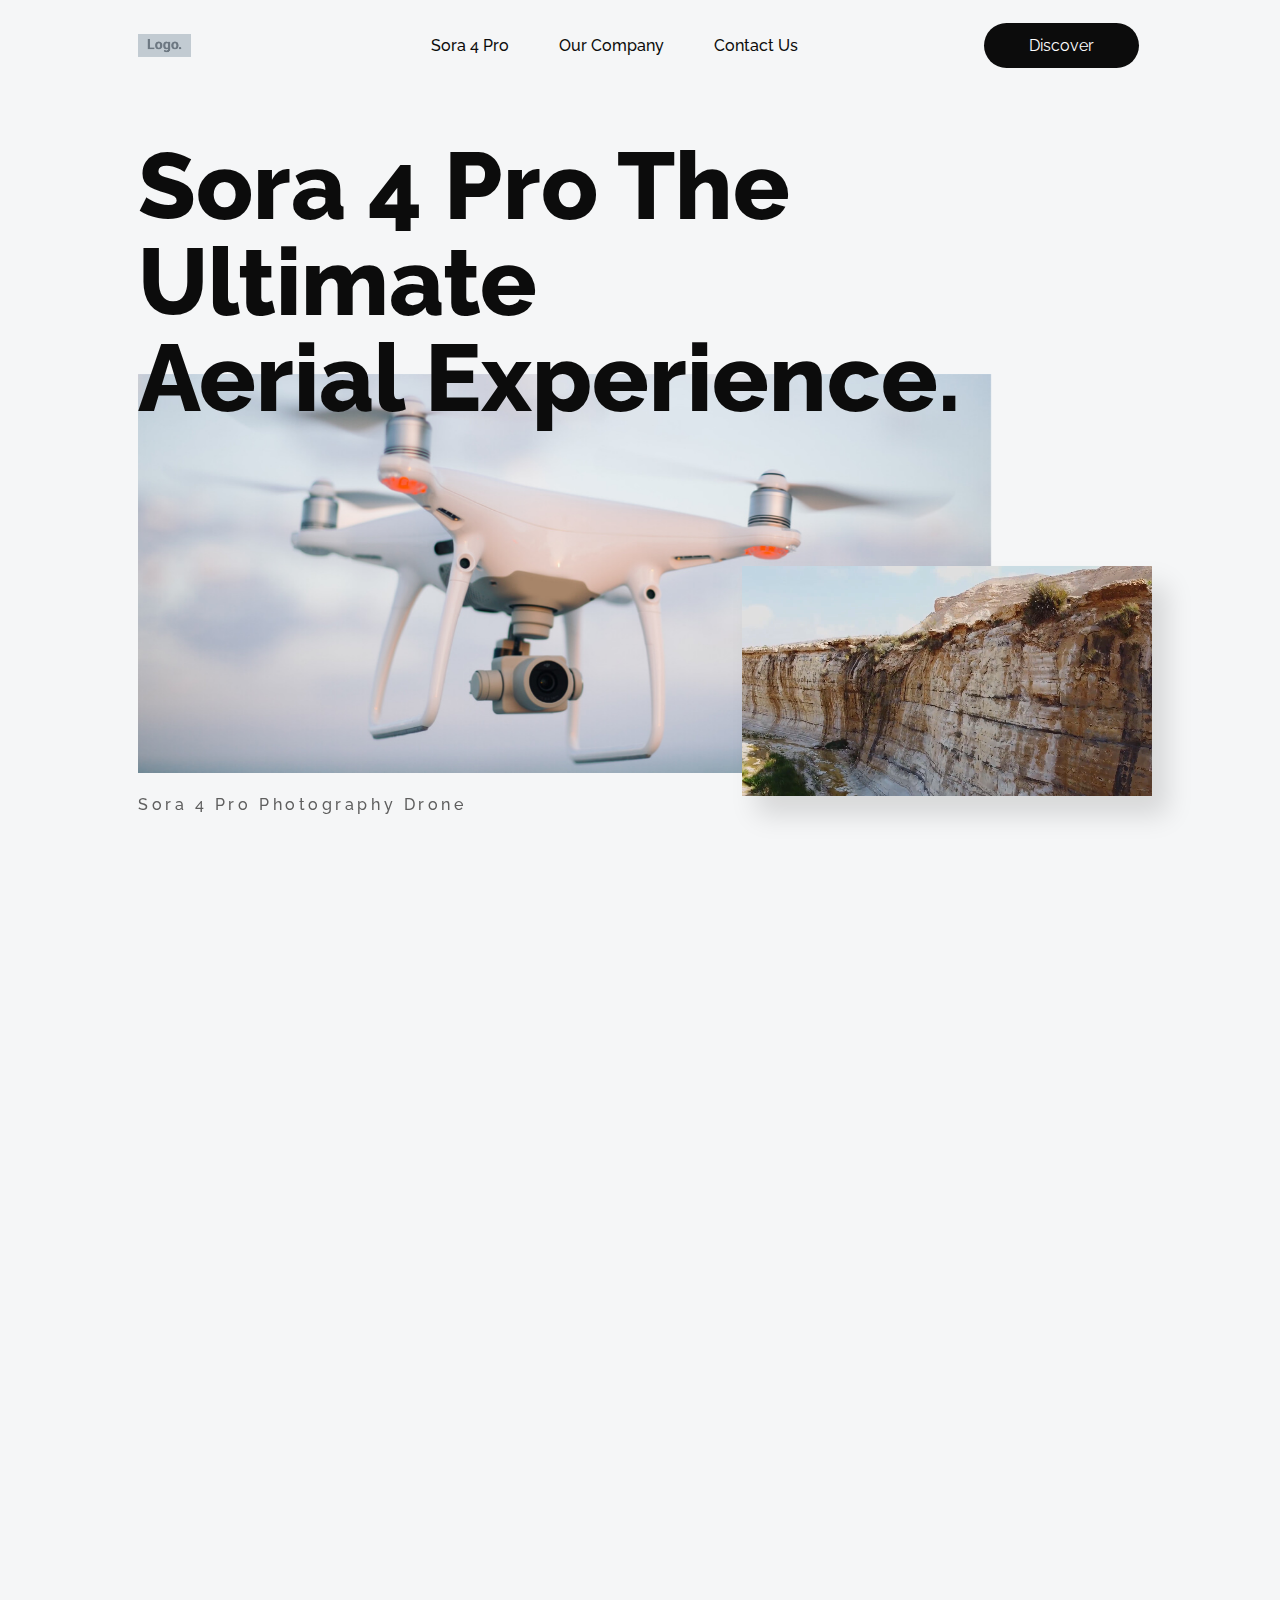
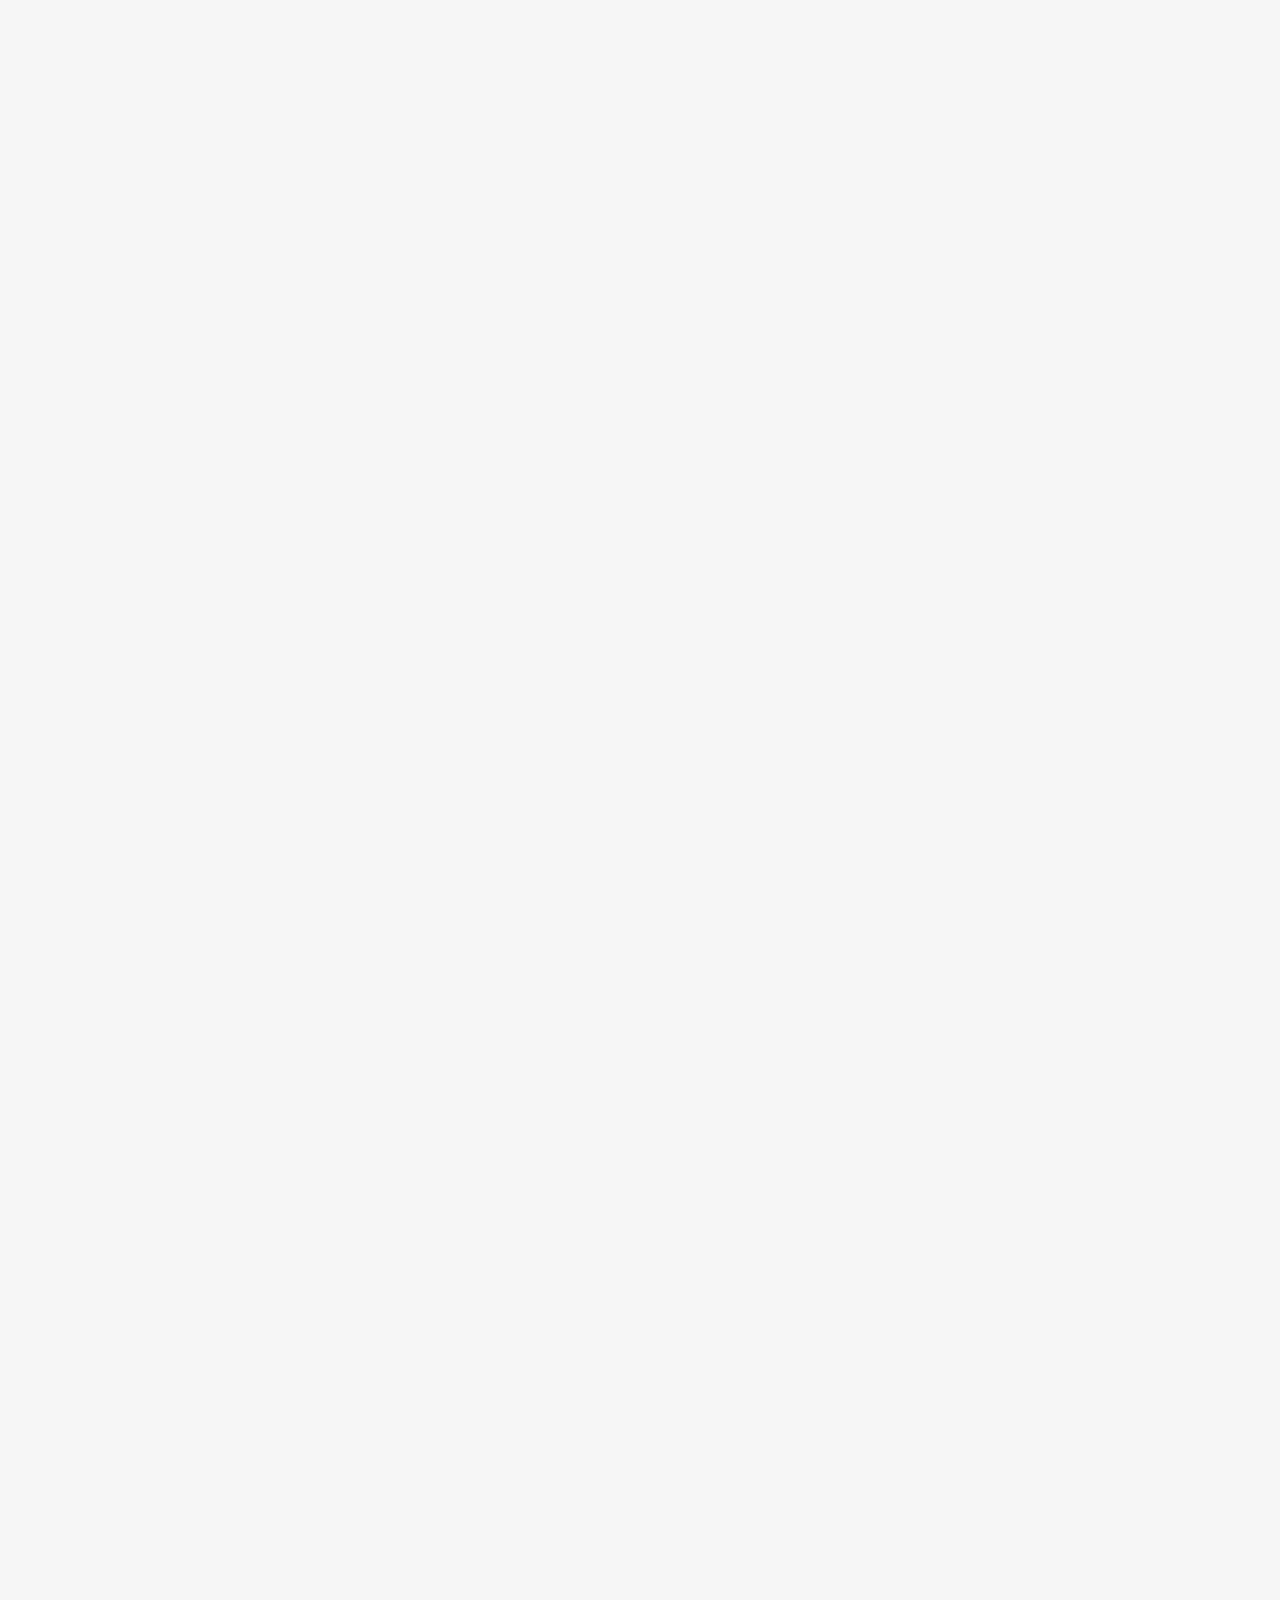
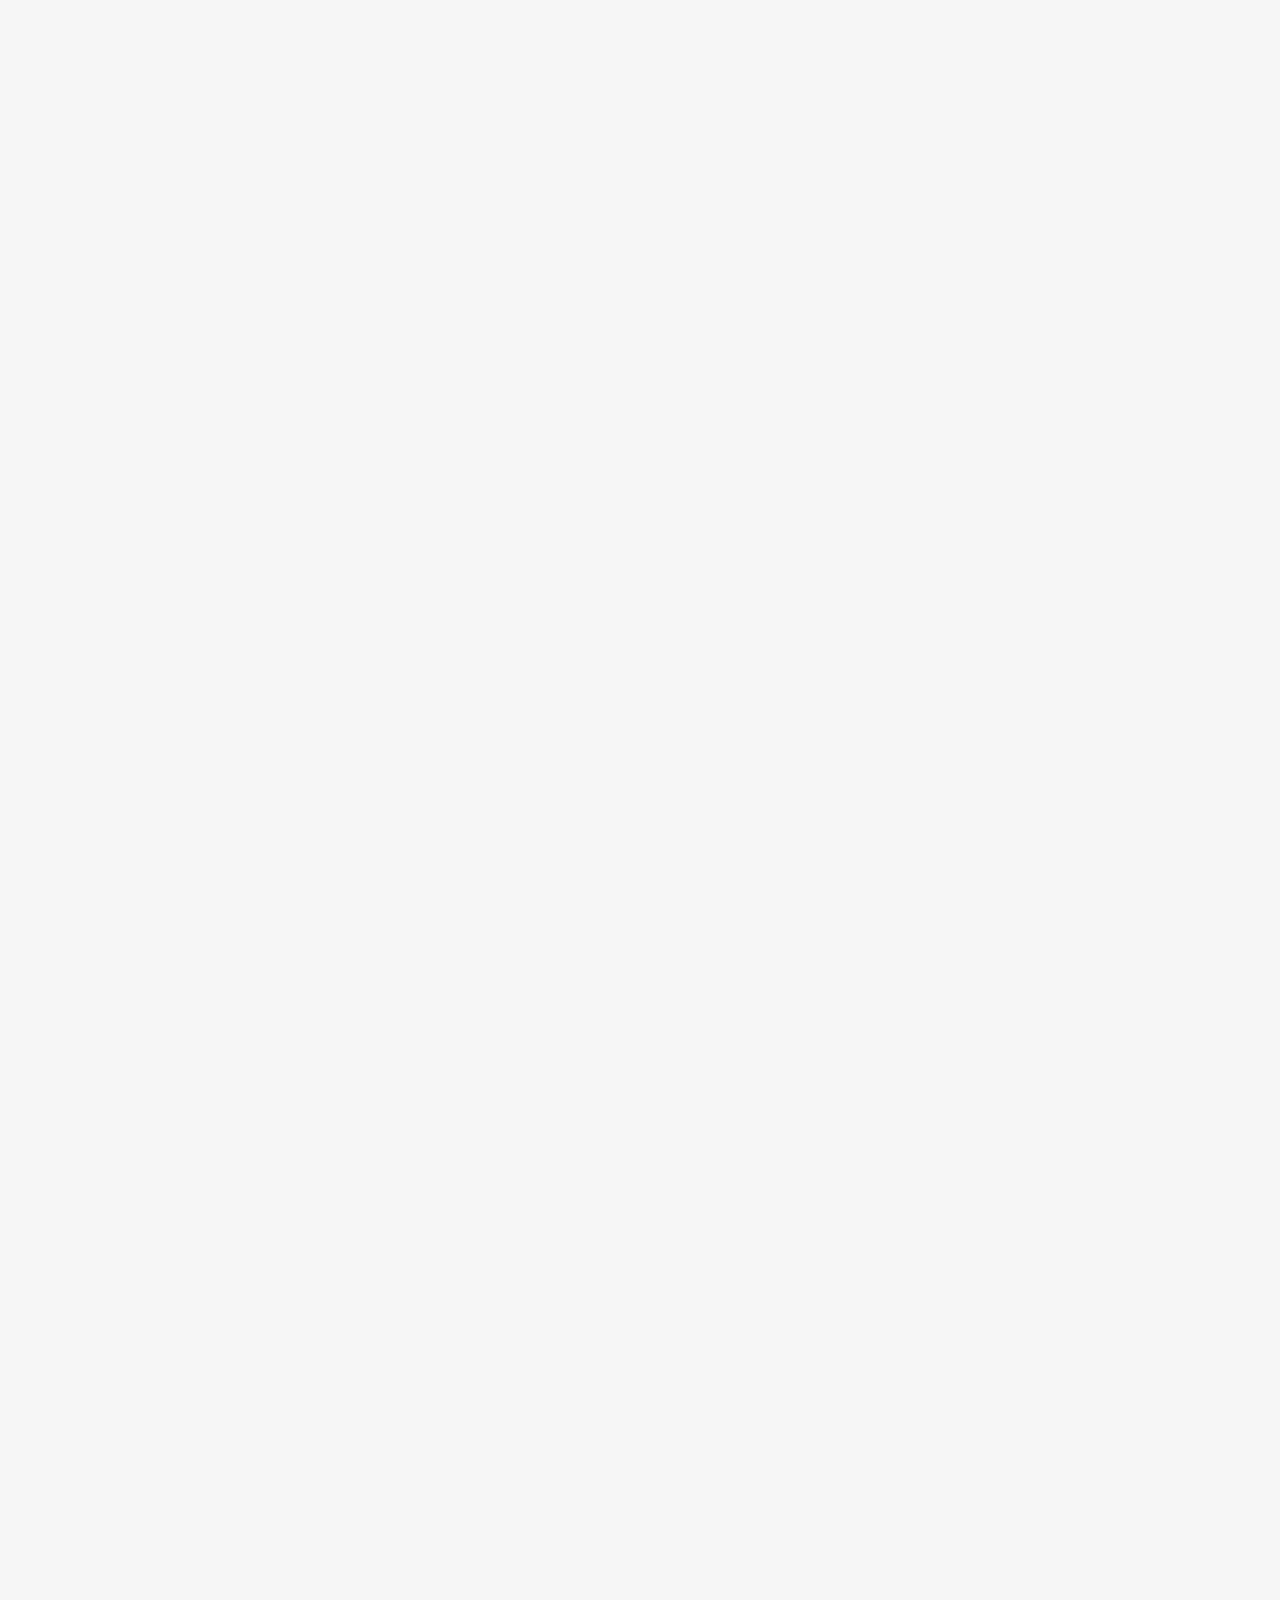
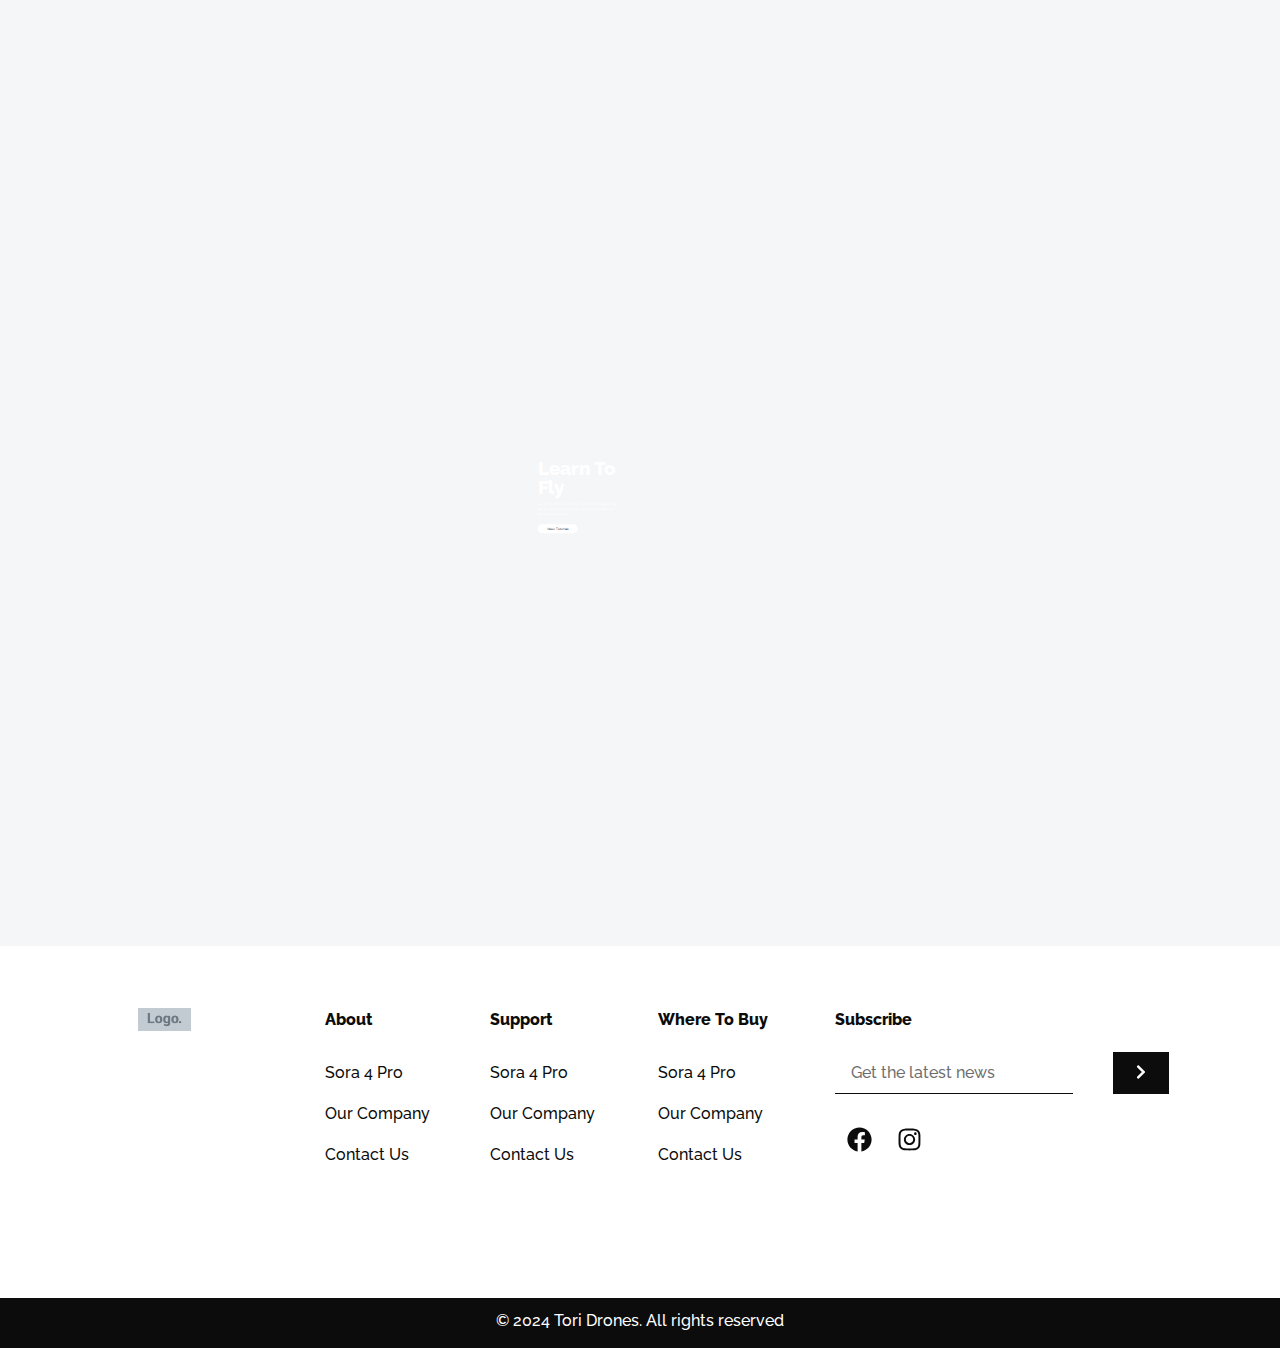
<file: index.html>
<!doctype html>
<html lang="en-US">
<head>
	<meta charset="UTF-8">
	<meta name="viewport" content="width=device-width, initial-scale=1">
	<link rel="profile" href="https://gmpg.org/xfn/11">
	<title>b</title>
<meta name='robots' content='max-image-preview:large' />
<link rel="alternate" type="application/rss+xml" title="b &raquo; Feed" href="feed/index.html" />
<link rel="alternate" type="application/rss+xml" title="b &raquo; Comments Feed" href="comments/feed/index.html" />
<script>
window._wpemojiSettings = {"baseUrl":"https:\/\/s.w.org\/images\/core\/emoji\/15.0.3\/72x72\/","ext":".png","svgUrl":"https:\/\/s.w.org\/images\/core\/emoji\/15.0.3\/svg\/","svgExt":".svg","source":{"concatemoji":"http:\/\/d.local\/wp-includes\/js\/wp-emoji-release.min.js?ver=6.6.1"}};
/*! This file is auto-generated */
!function(i,n){var o,s,e;function c(e){try{var t={supportTests:e,timestamp:(new Date).valueOf()};sessionStorage.setItem(o,JSON.stringify(t))}catch(e){}}function p(e,t,n){e.clearRect(0,0,e.canvas.width,e.canvas.height),e.fillText(t,0,0);var t=new Uint32Array(e.getImageData(0,0,e.canvas.width,e.canvas.height).data),r=(e.clearRect(0,0,e.canvas.width,e.canvas.height),e.fillText(n,0,0),new Uint32Array(e.getImageData(0,0,e.canvas.width,e.canvas.height).data));return t.every(function(e,t){return e===r[t]})}function u(e,t,n){switch(t){case"flag":return n(e,"\ud83c\udff3\ufe0f\u200d\u26a7\ufe0f","\ud83c\udff3\ufe0f\u200b\u26a7\ufe0f")?!1:!n(e,"\ud83c\uddfa\ud83c\uddf3","\ud83c\uddfa\u200b\ud83c\uddf3")&&!n(e,"\ud83c\udff4\udb40\udc67\udb40\udc62\udb40\udc65\udb40\udc6e\udb40\udc67\udb40\udc7f","\ud83c\udff4\u200b\udb40\udc67\u200b\udb40\udc62\u200b\udb40\udc65\u200b\udb40\udc6e\u200b\udb40\udc67\u200b\udb40\udc7f");case"emoji":return!n(e,"\ud83d\udc26\u200d\u2b1b","\ud83d\udc26\u200b\u2b1b")}return!1}function f(e,t,n){var r="undefined"!=typeof WorkerGlobalScope&&self instanceof WorkerGlobalScope?new OffscreenCanvas(300,150):i.createElement("canvas"),a=r.getContext("2d",{willReadFrequently:!0}),o=(a.textBaseline="top",a.font="600 32px Arial",{});return e.forEach(function(e){o[e]=t(a,e,n)}),o}function t(e){var t=i.createElement("script");t.src=e,t.defer=!0,i.head.appendChild(t)}"undefined"!=typeof Promise&&(o="wpEmojiSettingsSupports",s=["flag","emoji"],n.supports={everything:!0,everythingExceptFlag:!0},e=new Promise(function(e){i.addEventListener("DOMContentLoaded",e,{once:!0})}),new Promise(function(t){var n=function(){try{var e=JSON.parse(sessionStorage.getItem(o));if("object"==typeof e&&"number"==typeof e.timestamp&&(new Date).valueOf()<e.timestamp+604800&&"object"==typeof e.supportTests)return e.supportTests}catch(e){}return null}();if(!n){if("undefined"!=typeof Worker&&"undefined"!=typeof OffscreenCanvas&&"undefined"!=typeof URL&&URL.createObjectURL&&"undefined"!=typeof Blob)try{var e="postMessage("+f.toString()+"("+[JSON.stringify(s),u.toString(),p.toString()].join(",")+"));",r=new Blob([e],{type:"text/javascript"}),a=new Worker(URL.createObjectURL(r),{name:"wpTestEmojiSupports"});return void(a.onmessage=function(e){c(n=e.data),a.terminate(),t(n)})}catch(e){}c(n=f(s,u,p))}t(n)}).then(function(e){for(var t in e)n.supports[t]=e[t],n.supports.everything=n.supports.everything&&n.supports[t],"flag"!==t&&(n.supports.everythingExceptFlag=n.supports.everythingExceptFlag&&n.supports[t]);n.supports.everythingExceptFlag=n.supports.everythingExceptFlag&&!n.supports.flag,n.DOMReady=!1,n.readyCallback=function(){n.DOMReady=!0}}).then(function(){return e}).then(function(){var e;n.supports.everything||(n.readyCallback(),(e=n.source||{}).concatemoji?t(e.concatemoji):e.wpemoji&&e.twemoji&&(t(e.twemoji),t(e.wpemoji)))}))}((window,document),window._wpemojiSettings);
</script>
<style id='wp-emoji-styles-inline-css'>

	img.wp-smiley, img.emoji {
		display: inline !important;
		border: none !important;
		box-shadow: none !important;
		height: 1em !important;
		width: 1em !important;
		margin: 0 0.07em !important;
		vertical-align: -0.1em !important;
		background: none !important;
		padding: 0 !important;
	}
</style>
<style id='classic-theme-styles-inline-css'>
/*! This file is auto-generated */
.wp-block-button__link{color:#fff;background-color:#32373c;border-radius:9999px;box-shadow:none;text-decoration:none;padding:calc(.667em + 2px) calc(1.333em + 2px);font-size:1.125em}.wp-block-file__button{background:#32373c;color:#fff;text-decoration:none}
</style>
<style id='global-styles-inline-css'>
:root{--wp--preset--aspect-ratio--square: 1;--wp--preset--aspect-ratio--4-3: 4/3;--wp--preset--aspect-ratio--3-4: 3/4;--wp--preset--aspect-ratio--3-2: 3/2;--wp--preset--aspect-ratio--2-3: 2/3;--wp--preset--aspect-ratio--16-9: 16/9;--wp--preset--aspect-ratio--9-16: 9/16;--wp--preset--color--black: #000000;--wp--preset--color--cyan-bluish-gray: #abb8c3;--wp--preset--color--white: #ffffff;--wp--preset--color--pale-pink: #f78da7;--wp--preset--color--vivid-red: #cf2e2e;--wp--preset--color--luminous-vivid-orange: #ff6900;--wp--preset--color--luminous-vivid-amber: #fcb900;--wp--preset--color--light-green-cyan: #7bdcb5;--wp--preset--color--vivid-green-cyan: #00d084;--wp--preset--color--pale-cyan-blue: #8ed1fc;--wp--preset--color--vivid-cyan-blue: #0693e3;--wp--preset--color--vivid-purple: #9b51e0;--wp--preset--gradient--vivid-cyan-blue-to-vivid-purple: linear-gradient(135deg,rgba(6,147,227,1) 0%,rgb(155,81,224) 100%);--wp--preset--gradient--light-green-cyan-to-vivid-green-cyan: linear-gradient(135deg,rgb(122,220,180) 0%,rgb(0,208,130) 100%);--wp--preset--gradient--luminous-vivid-amber-to-luminous-vivid-orange: linear-gradient(135deg,rgba(252,185,0,1) 0%,rgba(255,105,0,1) 100%);--wp--preset--gradient--luminous-vivid-orange-to-vivid-red: linear-gradient(135deg,rgba(255,105,0,1) 0%,rgb(207,46,46) 100%);--wp--preset--gradient--very-light-gray-to-cyan-bluish-gray: linear-gradient(135deg,rgb(238,238,238) 0%,rgb(169,184,195) 100%);--wp--preset--gradient--cool-to-warm-spectrum: linear-gradient(135deg,rgb(74,234,220) 0%,rgb(151,120,209) 20%,rgb(207,42,186) 40%,rgb(238,44,130) 60%,rgb(251,105,98) 80%,rgb(254,248,76) 100%);--wp--preset--gradient--blush-light-purple: linear-gradient(135deg,rgb(255,206,236) 0%,rgb(152,150,240) 100%);--wp--preset--gradient--blush-bordeaux: linear-gradient(135deg,rgb(254,205,165) 0%,rgb(254,45,45) 50%,rgb(107,0,62) 100%);--wp--preset--gradient--luminous-dusk: linear-gradient(135deg,rgb(255,203,112) 0%,rgb(199,81,192) 50%,rgb(65,88,208) 100%);--wp--preset--gradient--pale-ocean: linear-gradient(135deg,rgb(255,245,203) 0%,rgb(182,227,212) 50%,rgb(51,167,181) 100%);--wp--preset--gradient--electric-grass: linear-gradient(135deg,rgb(202,248,128) 0%,rgb(113,206,126) 100%);--wp--preset--gradient--midnight: linear-gradient(135deg,rgb(2,3,129) 0%,rgb(40,116,252) 100%);--wp--preset--font-size--small: 13px;--wp--preset--font-size--medium: 20px;--wp--preset--font-size--large: 36px;--wp--preset--font-size--x-large: 42px;--wp--preset--spacing--20: 0.44rem;--wp--preset--spacing--30: 0.67rem;--wp--preset--spacing--40: 1rem;--wp--preset--spacing--50: 1.5rem;--wp--preset--spacing--60: 2.25rem;--wp--preset--spacing--70: 3.38rem;--wp--preset--spacing--80: 5.06rem;--wp--preset--shadow--natural: 6px 6px 9px rgba(0, 0, 0, 0.2);--wp--preset--shadow--deep: 12px 12px 50px rgba(0, 0, 0, 0.4);--wp--preset--shadow--sharp: 6px 6px 0px rgba(0, 0, 0, 0.2);--wp--preset--shadow--outlined: 6px 6px 0px -3px rgba(255, 255, 255, 1), 6px 6px rgba(0, 0, 0, 1);--wp--preset--shadow--crisp: 6px 6px 0px rgba(0, 0, 0, 1);}:where(.is-layout-flex){gap: 0.5em;}:where(.is-layout-grid){gap: 0.5em;}body .is-layout-flex{display: flex;}.is-layout-flex{flex-wrap: wrap;align-items: center;}.is-layout-flex > :is(*, div){margin: 0;}body .is-layout-grid{display: grid;}.is-layout-grid > :is(*, div){margin: 0;}:where(.wp-block-columns.is-layout-flex){gap: 2em;}:where(.wp-block-columns.is-layout-grid){gap: 2em;}:where(.wp-block-post-template.is-layout-flex){gap: 1.25em;}:where(.wp-block-post-template.is-layout-grid){gap: 1.25em;}.has-black-color{color: var(--wp--preset--color--black) !important;}.has-cyan-bluish-gray-color{color: var(--wp--preset--color--cyan-bluish-gray) !important;}.has-white-color{color: var(--wp--preset--color--white) !important;}.has-pale-pink-color{color: var(--wp--preset--color--pale-pink) !important;}.has-vivid-red-color{color: var(--wp--preset--color--vivid-red) !important;}.has-luminous-vivid-orange-color{color: var(--wp--preset--color--luminous-vivid-orange) !important;}.has-luminous-vivid-amber-color{color: var(--wp--preset--color--luminous-vivid-amber) !important;}.has-light-green-cyan-color{color: var(--wp--preset--color--light-green-cyan) !important;}.has-vivid-green-cyan-color{color: var(--wp--preset--color--vivid-green-cyan) !important;}.has-pale-cyan-blue-color{color: var(--wp--preset--color--pale-cyan-blue) !important;}.has-vivid-cyan-blue-color{color: var(--wp--preset--color--vivid-cyan-blue) !important;}.has-vivid-purple-color{color: var(--wp--preset--color--vivid-purple) !important;}.has-black-background-color{background-color: var(--wp--preset--color--black) !important;}.has-cyan-bluish-gray-background-color{background-color: var(--wp--preset--color--cyan-bluish-gray) !important;}.has-white-background-color{background-color: var(--wp--preset--color--white) !important;}.has-pale-pink-background-color{background-color: var(--wp--preset--color--pale-pink) !important;}.has-vivid-red-background-color{background-color: var(--wp--preset--color--vivid-red) !important;}.has-luminous-vivid-orange-background-color{background-color: var(--wp--preset--color--luminous-vivid-orange) !important;}.has-luminous-vivid-amber-background-color{background-color: var(--wp--preset--color--luminous-vivid-amber) !important;}.has-light-green-cyan-background-color{background-color: var(--wp--preset--color--light-green-cyan) !important;}.has-vivid-green-cyan-background-color{background-color: var(--wp--preset--color--vivid-green-cyan) !important;}.has-pale-cyan-blue-background-color{background-color: var(--wp--preset--color--pale-cyan-blue) !important;}.has-vivid-cyan-blue-background-color{background-color: var(--wp--preset--color--vivid-cyan-blue) !important;}.has-vivid-purple-background-color{background-color: var(--wp--preset--color--vivid-purple) !important;}.has-black-border-color{border-color: var(--wp--preset--color--black) !important;}.has-cyan-bluish-gray-border-color{border-color: var(--wp--preset--color--cyan-bluish-gray) !important;}.has-white-border-color{border-color: var(--wp--preset--color--white) !important;}.has-pale-pink-border-color{border-color: var(--wp--preset--color--pale-pink) !important;}.has-vivid-red-border-color{border-color: var(--wp--preset--color--vivid-red) !important;}.has-luminous-vivid-orange-border-color{border-color: var(--wp--preset--color--luminous-vivid-orange) !important;}.has-luminous-vivid-amber-border-color{border-color: var(--wp--preset--color--luminous-vivid-amber) !important;}.has-light-green-cyan-border-color{border-color: var(--wp--preset--color--light-green-cyan) !important;}.has-vivid-green-cyan-border-color{border-color: var(--wp--preset--color--vivid-green-cyan) !important;}.has-pale-cyan-blue-border-color{border-color: var(--wp--preset--color--pale-cyan-blue) !important;}.has-vivid-cyan-blue-border-color{border-color: var(--wp--preset--color--vivid-cyan-blue) !important;}.has-vivid-purple-border-color{border-color: var(--wp--preset--color--vivid-purple) !important;}.has-vivid-cyan-blue-to-vivid-purple-gradient-background{background: var(--wp--preset--gradient--vivid-cyan-blue-to-vivid-purple) !important;}.has-light-green-cyan-to-vivid-green-cyan-gradient-background{background: var(--wp--preset--gradient--light-green-cyan-to-vivid-green-cyan) !important;}.has-luminous-vivid-amber-to-luminous-vivid-orange-gradient-background{background: var(--wp--preset--gradient--luminous-vivid-amber-to-luminous-vivid-orange) !important;}.has-luminous-vivid-orange-to-vivid-red-gradient-background{background: var(--wp--preset--gradient--luminous-vivid-orange-to-vivid-red) !important;}.has-very-light-gray-to-cyan-bluish-gray-gradient-background{background: var(--wp--preset--gradient--very-light-gray-to-cyan-bluish-gray) !important;}.has-cool-to-warm-spectrum-gradient-background{background: var(--wp--preset--gradient--cool-to-warm-spectrum) !important;}.has-blush-light-purple-gradient-background{background: var(--wp--preset--gradient--blush-light-purple) !important;}.has-blush-bordeaux-gradient-background{background: var(--wp--preset--gradient--blush-bordeaux) !important;}.has-luminous-dusk-gradient-background{background: var(--wp--preset--gradient--luminous-dusk) !important;}.has-pale-ocean-gradient-background{background: var(--wp--preset--gradient--pale-ocean) !important;}.has-electric-grass-gradient-background{background: var(--wp--preset--gradient--electric-grass) !important;}.has-midnight-gradient-background{background: var(--wp--preset--gradient--midnight) !important;}.has-small-font-size{font-size: var(--wp--preset--font-size--small) !important;}.has-medium-font-size{font-size: var(--wp--preset--font-size--medium) !important;}.has-large-font-size{font-size: var(--wp--preset--font-size--large) !important;}.has-x-large-font-size{font-size: var(--wp--preset--font-size--x-large) !important;}
:where(.wp-block-post-template.is-layout-flex){gap: 1.25em;}:where(.wp-block-post-template.is-layout-grid){gap: 1.25em;}
:where(.wp-block-columns.is-layout-flex){gap: 2em;}:where(.wp-block-columns.is-layout-grid){gap: 2em;}
:root :where(.wp-block-pullquote){font-size: 1.5em;line-height: 1.6;}
</style>
<link rel='stylesheet' id='hello-elementor-css' href='wp-content/themes/hello-elementor/style.min.css@ver=3.1.1.css' media='all' />
<link rel='stylesheet' id='hello-elementor-theme-style-css' href='wp-content/themes/hello-elementor/theme.min.css@ver=3.1.1.css' media='all' />
<link rel='stylesheet' id='hello-elementor-header-footer-css' href='wp-content/themes/hello-elementor/header-footer.min.css@ver=3.1.1.css' media='all' />
<link rel='stylesheet' id='elementor-frontend-css' href='wp-content/plugins/elementor/assets/css/frontend-lite.min.css@ver=3.23.4.css' media='all' />
<link rel='stylesheet' id='elementor-post-16-css' href='wp-content/uploads/elementor/css/post-16.css@ver=1724194095.css' media='all' />
<link rel='stylesheet' id='swiper-css' href='wp-content/plugins/elementor/assets/lib/swiper/v8/css/swiper.min.css@ver=8.4.5.css' media='all' />
<link rel='stylesheet' id='elementor-pro-css' href='wp-content/plugins/elementor-pro-3.23.3/assets/css/frontend-lite.min.css@ver=3.23.3.css' media='all' />
<link rel='stylesheet' id='elementor-global-css' href='wp-content/uploads/elementor/css/global.css@ver=1724194096.css' media='all' />
<link rel='stylesheet' id='elementor-post-82-css' href='wp-content/uploads/elementor/css/post-82.css@ver=1724194096.css' media='all' />
<link rel='stylesheet' id='elementor-post-30-css' href='wp-content/uploads/elementor/css/post-30.css@ver=1724194096.css' media='all' />
<link rel='stylesheet' id='elementor-post-26-css' href='wp-content/uploads/elementor/css/post-26.css@ver=1724194096.css' media='all' />
<link rel='stylesheet' id='hello-elementor-child-style-css' href='wp-content/themes/hello-theme-child-master/style.css@ver=2.0.0.css' media='all' />
<link rel='stylesheet' id='google-fonts-1-css' href='https://fonts.googleapis.com/css?family=Raleway%3A100%2C100italic%2C200%2C200italic%2C300%2C300italic%2C400%2C400italic%2C500%2C500italic%2C600%2C600italic%2C700%2C700italic%2C800%2C800italic%2C900%2C900italic&#038;display=swap&#038;ver=6.6.1' media='all' />
<link rel="preconnect" href="https://fonts.gstatic.com/" crossorigin><link rel="https://api.w.org/" href="wp-json/index.html" /><link rel="alternate" title="JSON" type="application/json" href="wp-json/wp/v2/pages/82" /><link rel="EditURI" type="application/rsd+xml" title="RSD" href="xmlrpc.php@rsd" />
<meta name="generator" content="WordPress 6.6.1" />
<link rel="canonical" href="index.html" />
<link rel='shortlink' href='index.html' />
<link rel="alternate" title="oEmbed (JSON)" type="application/json+oembed" href="wp-json/oembed/1.0/embed@url=http%253A%252F%252Fd.local%252F" />
<link rel="alternate" title="oEmbed (XML)" type="text/xml+oembed" href="wp-json/oembed/1.0/embed@url=http%253A%252F%252Fd.local%252F&amp;format=xml" />
<meta name="generator" content="Elementor 3.23.4; features: e_optimized_css_loading, e_font_icon_svg, additional_custom_breakpoints, e_optimized_control_loading, e_lazyload, e_element_cache; settings: css_print_method-external, google_font-enabled, font_display-swap">
			<style>
				.e-con.e-parent:nth-of-type(n+4):not(.e-lazyloaded):not(.e-no-lazyload),
				.e-con.e-parent:nth-of-type(n+4):not(.e-lazyloaded):not(.e-no-lazyload) * {
					background-image: none !important;
				}
				@media screen and (max-height: 1024px) {
					.e-con.e-parent:nth-of-type(n+3):not(.e-lazyloaded):not(.e-no-lazyload),
					.e-con.e-parent:nth-of-type(n+3):not(.e-lazyloaded):not(.e-no-lazyload) * {
						background-image: none !important;
					}
				}
				@media screen and (max-height: 640px) {
					.e-con.e-parent:nth-of-type(n+2):not(.e-lazyloaded):not(.e-no-lazyload),
					.e-con.e-parent:nth-of-type(n+2):not(.e-lazyloaded):not(.e-no-lazyload) * {
						background-image: none !important;
					}
				}
			</style>
			</head>
<body class="home page-template page-template-elementor_header_footer page page-id-82 elementor-default elementor-template-full-width elementor-kit-16 elementor-page elementor-page-82">


<a class="skip-link screen-reader-text" href="index.html#content">Skip to content</a>

		<header data-elementor-type="header" data-elementor-id="30" class="elementor elementor-30 elementor-location-header" data-elementor-post-type="elementor_library">
					<header class="elementor-section elementor-top-section elementor-element elementor-element-148c799a elementor-section-full_width elementor-section-height-min-height elementor-section-content-middle elementor-section-height-default elementor-section-items-middle" data-id="148c799a" data-element_type="section">
						<div class="elementor-container elementor-column-gap-default">
					<div class="elementor-column elementor-col-33 elementor-top-column elementor-element elementor-element-4956403e" data-id="4956403e" data-element_type="column">
			<div class="elementor-widget-wrap elementor-element-populated">
						<div class="elementor-element elementor-element-dc6b9b1 elementor-widget elementor-widget-theme-site-logo elementor-widget-image" data-id="dc6b9b1" data-element_type="widget" data-widget_type="theme-site-logo.default">
				<div class="elementor-widget-container">
			<style>/*! elementor - v3.23.0 - 05-08-2024 */
.elementor-widget-image{text-align:center}.elementor-widget-image a{display:inline-block}.elementor-widget-image a img[src$=".svg"]{width:48px}.elementor-widget-image img{vertical-align:middle;display:inline-block}</style>						<a href="index.html">
			<img src="wp-content/plugins/elementor-pro-3.23.3/assets/images/logo-placeholder.png" title="" alt="" loading="lazy" />				</a>
									</div>
				</div>
					</div>
		</div>
				<div class="elementor-column elementor-col-33 elementor-top-column elementor-element elementor-element-42d8efbd" data-id="42d8efbd" data-element_type="column">
			<div class="elementor-widget-wrap elementor-element-populated">
						<div class="elementor-element elementor-element-59f0b210 elementor-nav-menu__align-center elementor-nav-menu--stretch elementor-nav-menu--dropdown-tablet elementor-nav-menu__text-align-aside elementor-nav-menu--toggle elementor-nav-menu--burger elementor-widget elementor-widget-nav-menu" data-id="59f0b210" data-element_type="widget" data-settings="{&quot;full_width&quot;:&quot;stretch&quot;,&quot;layout&quot;:&quot;horizontal&quot;,&quot;submenu_icon&quot;:{&quot;value&quot;:&quot;&lt;svg class=\&quot;e-font-icon-svg e-fas-caret-down\&quot; viewBox=\&quot;0 0 320 512\&quot; xmlns=\&quot;http:\/\/www.w3.org\/2000\/svg\&quot;&gt;&lt;path d=\&quot;M31.3 192h257.3c17.8 0 26.7 21.5 14.1 34.1L174.1 354.8c-7.8 7.8-20.5 7.8-28.3 0L17.2 226.1C4.6 213.5 13.5 192 31.3 192z\&quot;&gt;&lt;\/path&gt;&lt;\/svg&gt;&quot;,&quot;library&quot;:&quot;fa-solid&quot;},&quot;toggle&quot;:&quot;burger&quot;}" data-widget_type="nav-menu.default">
				<div class="elementor-widget-container">
			<link rel="stylesheet" href="wp-content/plugins/elementor-pro-3.23.3/assets/css/widget-nav-menu.min.css@ver=1724193920.css">			<nav aria-label="Menu" class="elementor-nav-menu--main elementor-nav-menu__container elementor-nav-menu--layout-horizontal e--pointer-text e--animation-float">
				<ul id="menu-1-59f0b210" class="elementor-nav-menu"><li class="menu-item menu-item-type-post_type menu-item-object-page menu-item-110"><a href="index.html@p=64.html" class="elementor-item">Sora 4 Pro</a></li>
<li class="menu-item menu-item-type-post_type menu-item-object-page menu-item-111"><a href="index.html@p=39.html" class="elementor-item">Our Company</a></li>
<li class="menu-item menu-item-type-post_type menu-item-object-page menu-item-112"><a href="index.html@p=34.html" class="elementor-item">Contact Us</a></li>
</ul>			</nav>
					<div class="elementor-menu-toggle" role="button" tabindex="0" aria-label="Menu Toggle" aria-expanded="false">
			<svg aria-hidden="true" role="presentation" class="elementor-menu-toggle__icon--open e-font-icon-svg e-eicon-menu-bar" viewBox="0 0 1000 1000" xmlns="http://www.w3.org/2000/svg"><path d="M104 333H896C929 333 958 304 958 271S929 208 896 208H104C71 208 42 237 42 271S71 333 104 333ZM104 583H896C929 583 958 554 958 521S929 458 896 458H104C71 458 42 487 42 521S71 583 104 583ZM104 833H896C929 833 958 804 958 771S929 708 896 708H104C71 708 42 737 42 771S71 833 104 833Z"></path></svg><svg aria-hidden="true" role="presentation" class="elementor-menu-toggle__icon--close e-font-icon-svg e-eicon-close" viewBox="0 0 1000 1000" xmlns="http://www.w3.org/2000/svg"><path d="M742 167L500 408 258 167C246 154 233 150 217 150 196 150 179 158 167 167 154 179 150 196 150 212 150 229 154 242 171 254L408 500 167 742C138 771 138 800 167 829 196 858 225 858 254 829L496 587 738 829C750 842 767 846 783 846 800 846 817 842 829 829 842 817 846 804 846 783 846 767 842 750 829 737L588 500 833 258C863 229 863 200 833 171 804 137 775 137 742 167Z"></path></svg>			<span class="elementor-screen-only">Menu</span>
		</div>
					<nav class="elementor-nav-menu--dropdown elementor-nav-menu__container" aria-hidden="true">
				<ul id="menu-2-59f0b210" class="elementor-nav-menu"><li class="menu-item menu-item-type-post_type menu-item-object-page menu-item-110"><a href="index.html@p=64.html" class="elementor-item" tabindex="-1">Sora 4 Pro</a></li>
<li class="menu-item menu-item-type-post_type menu-item-object-page menu-item-111"><a href="index.html@p=39.html" class="elementor-item" tabindex="-1">Our Company</a></li>
<li class="menu-item menu-item-type-post_type menu-item-object-page menu-item-112"><a href="index.html@p=34.html" class="elementor-item" tabindex="-1">Contact Us</a></li>
</ul>			</nav>
				</div>
				</div>
					</div>
		</div>
				<div class="elementor-column elementor-col-33 elementor-top-column elementor-element elementor-element-20681af8" data-id="20681af8" data-element_type="column">
			<div class="elementor-widget-wrap elementor-element-populated">
						<div class="elementor-element elementor-element-350d7d19 elementor-align-right elementor-widget elementor-widget-button" data-id="350d7d19" data-element_type="widget" data-widget_type="button.default">
				<div class="elementor-widget-container">
					<div class="elementor-button-wrapper">
			<a class="elementor-button elementor-button-link elementor-size-sm" href="https://library.elementor.com/drone-product/sora-4-pro/">
						<span class="elementor-button-content-wrapper">
									<span class="elementor-button-text">Discover</span>
					</span>
					</a>
		</div>
				</div>
				</div>
					</div>
		</div>
					</div>
		</header>
				</header>
				<div data-elementor-type="wp-page" data-elementor-id="82" class="elementor elementor-82" data-elementor-post-type="page">
						<header class="elementor-section elementor-top-section elementor-element elementor-element-396d9aa2 elementor-section-full_width elementor-section-height-min-height elementor-section-items-stretch elementor-section-content-middle elementor-section-height-default" data-id="396d9aa2" data-element_type="section">
						<div class="elementor-container elementor-column-gap-default">
					<div class="elementor-column elementor-col-100 elementor-top-column elementor-element elementor-element-7efa120f" data-id="7efa120f" data-element_type="column">
			<div class="elementor-widget-wrap elementor-element-populated">
						<div class="elementor-element elementor-element-6656d752 animated-slow elementor-invisible elementor-widget elementor-widget-heading" data-id="6656d752" data-element_type="widget" data-settings="{&quot;_animation&quot;:&quot;fadeInUp&quot;,&quot;_animation_delay&quot;:&quot;400&quot;,&quot;motion_fx_motion_fx_scrolling&quot;:&quot;yes&quot;,&quot;motion_fx_translateY_effect&quot;:&quot;yes&quot;,&quot;motion_fx_translateY_speed&quot;:{&quot;unit&quot;:&quot;px&quot;,&quot;size&quot;:&quot;1&quot;,&quot;sizes&quot;:[]},&quot;motion_fx_translateY_affectedRange&quot;:{&quot;unit&quot;:&quot;%&quot;,&quot;size&quot;:&quot;&quot;,&quot;sizes&quot;:{&quot;start&quot;:0,&quot;end&quot;:100}},&quot;motion_fx_devices&quot;:[&quot;desktop&quot;,&quot;tablet&quot;,&quot;mobile&quot;]}" data-widget_type="heading.default">
				<div class="elementor-widget-container">
			<style>/*! elementor - v3.23.0 - 05-08-2024 */
.elementor-heading-title{padding:0;margin:0;line-height:1}.elementor-widget-heading .elementor-heading-title[class*=elementor-size-]>a{color:inherit;font-size:inherit;line-height:inherit}.elementor-widget-heading .elementor-heading-title.elementor-size-small{font-size:15px}.elementor-widget-heading .elementor-heading-title.elementor-size-medium{font-size:19px}.elementor-widget-heading .elementor-heading-title.elementor-size-large{font-size:29px}.elementor-widget-heading .elementor-heading-title.elementor-size-xl{font-size:39px}.elementor-widget-heading .elementor-heading-title.elementor-size-xxl{font-size:59px}</style><h1 class="elementor-heading-title elementor-size-default">Sora 4 pro The Ultimate<br> 
Aerial Experience.</h1>		</div>
				</div>
				<div class="elementor-element elementor-element-1ab7410 elementor-invisible elementor-widget elementor-widget-image" data-id="1ab7410" data-element_type="widget" data-settings="{&quot;motion_fx_motion_fx_scrolling&quot;:&quot;yes&quot;,&quot;motion_fx_opacity_effect&quot;:&quot;yes&quot;,&quot;motion_fx_opacity_direction&quot;:&quot;in-out&quot;,&quot;_animation&quot;:&quot;fadeIn&quot;,&quot;motion_fx_devices&quot;:[&quot;desktop&quot;],&quot;motion_fx_opacity_range&quot;:{&quot;unit&quot;:&quot;%&quot;,&quot;size&quot;:&quot;&quot;,&quot;sizes&quot;:{&quot;start&quot;:&quot;53&quot;,&quot;end&quot;:&quot;80&quot;}},&quot;motion_fx_opacity_level&quot;:{&quot;unit&quot;:&quot;px&quot;,&quot;size&quot;:10,&quot;sizes&quot;:[]}}" data-widget_type="image.default">
				<div class="elementor-widget-container">
													<img fetchpriority="high" decoding="async" width="1340" height="627" src="wp-content/uploads/2024/08/Drone_hp_hero.jpg" class="attachment-full size-full wp-image-83" alt="" srcset="wp-content/uploads/2024/08/Drone_hp_hero.jpg 1340w, wp-content/uploads/2024/08/Drone_hp_hero-300x140.jpg 300w, wp-content/uploads/2024/08/Drone_hp_hero-1024x479.jpg 1024w, wp-content/uploads/2024/08/Drone_hp_hero-768x359.jpg 768w" sizes="(max-width: 1340px) 100vw, 1340px" />													</div>
				</div>
				<div class="elementor-element elementor-element-19033e32 elementor-widget elementor-widget-heading" data-id="19033e32" data-element_type="widget" data-settings="{&quot;motion_fx_motion_fx_scrolling&quot;:&quot;yes&quot;,&quot;motion_fx_opacity_effect&quot;:&quot;yes&quot;,&quot;motion_fx_opacity_direction&quot;:&quot;in-out&quot;,&quot;motion_fx_opacity_level&quot;:{&quot;unit&quot;:&quot;px&quot;,&quot;size&quot;:10,&quot;sizes&quot;:[]},&quot;motion_fx_opacity_range&quot;:{&quot;unit&quot;:&quot;%&quot;,&quot;size&quot;:&quot;&quot;,&quot;sizes&quot;:{&quot;start&quot;:20,&quot;end&quot;:80}},&quot;motion_fx_devices&quot;:[&quot;desktop&quot;,&quot;tablet&quot;,&quot;mobile&quot;]}" data-widget_type="heading.default">
				<div class="elementor-widget-container">
			<h4 class="elementor-heading-title elementor-size-default">Sora 4 Pro Photography Drone</h4>		</div>
				</div>
					</div>
		</div>
					</div>
		</header>
				<header class="elementor-section elementor-top-section elementor-element elementor-element-4366b8ab elementor-section-full_width elementor-section-height-min-height elementor-section-items-stretch elementor-section-content-bottom elementor-section-height-default" data-id="4366b8ab" data-element_type="section">
						<div class="elementor-container elementor-column-gap-default">
					<div class="elementor-column elementor-col-50 elementor-top-column elementor-element elementor-element-2743bfbd elementor-hidden-phone" data-id="2743bfbd" data-element_type="column">
			<div class="elementor-widget-wrap">
							</div>
		</div>
				<div class="elementor-column elementor-col-50 elementor-top-column elementor-element elementor-element-9c11d98" data-id="9c11d98" data-element_type="column">
			<div class="elementor-widget-wrap elementor-element-populated">
						<div class="elementor-element elementor-element-2506af93 elementor-widget elementor-widget-video" data-id="2506af93" data-element_type="widget" data-settings="{&quot;video_type&quot;:&quot;hosted&quot;,&quot;autoplay&quot;:&quot;yes&quot;,&quot;play_on_mobile&quot;:&quot;yes&quot;,&quot;mute&quot;:&quot;yes&quot;,&quot;loop&quot;:&quot;yes&quot;,&quot;motion_fx_motion_fx_scrolling&quot;:&quot;yes&quot;,&quot;motion_fx_opacity_effect&quot;:&quot;yes&quot;,&quot;motion_fx_opacity_direction&quot;:&quot;in-out&quot;,&quot;motion_fx_opacity_range&quot;:{&quot;unit&quot;:&quot;%&quot;,&quot;size&quot;:&quot;&quot;,&quot;sizes&quot;:{&quot;start&quot;:&quot;49&quot;,&quot;end&quot;:&quot;80&quot;}},&quot;motion_fx_opacity_level&quot;:{&quot;unit&quot;:&quot;px&quot;,&quot;size&quot;:10,&quot;sizes&quot;:[]},&quot;motion_fx_devices&quot;:[&quot;desktop&quot;,&quot;tablet&quot;,&quot;mobile&quot;]}" data-widget_type="video.default">
				<div class="elementor-widget-container">
			<style>/*! elementor - v3.23.0 - 05-08-2024 */
.elementor-widget-video .elementor-widget-container{overflow:hidden;transform:translateZ(0)}.elementor-widget-video .elementor-wrapper{aspect-ratio:var(--video-aspect-ratio)}.elementor-widget-video .elementor-wrapper iframe,.elementor-widget-video .elementor-wrapper video{height:100%;width:100%;display:flex;border:none;background-color:#000}@supports not (aspect-ratio:1/1){.elementor-widget-video .elementor-wrapper{position:relative;overflow:hidden;height:0;padding-bottom:calc(100% / var(--video-aspect-ratio))}.elementor-widget-video .elementor-wrapper iframe,.elementor-widget-video .elementor-wrapper video{position:absolute;top:0;right:0;bottom:0;left:0}}.elementor-widget-video .elementor-open-inline .elementor-custom-embed-image-overlay{position:absolute;top:0;right:0;bottom:0;left:0;background-size:cover;background-position:50%}.elementor-widget-video .elementor-custom-embed-image-overlay{cursor:pointer;text-align:center}.elementor-widget-video .elementor-custom-embed-image-overlay:hover .elementor-custom-embed-play i{opacity:1}.elementor-widget-video .elementor-custom-embed-image-overlay img{display:block;width:100%;aspect-ratio:var(--video-aspect-ratio);-o-object-fit:cover;object-fit:cover;-o-object-position:center center;object-position:center center}@supports not (aspect-ratio:1/1){.elementor-widget-video .elementor-custom-embed-image-overlay{position:relative;overflow:hidden;height:0;padding-bottom:calc(100% / var(--video-aspect-ratio))}.elementor-widget-video .elementor-custom-embed-image-overlay img{position:absolute;top:0;right:0;bottom:0;left:0}}.elementor-widget-video .e-hosted-video .elementor-video{-o-object-fit:cover;object-fit:cover}.e-con-inner>.elementor-widget-video,.e-con>.elementor-widget-video{width:var(--container-widget-width);--flex-grow:var(--container-widget-flex-grow)}</style>		<div class="e-hosted-video elementor-wrapper elementor-open-inline">
					<video class="elementor-video" src="wp-content/uploads/2024/08/home_video_h.mp4" autoplay="" loop="" muted="muted" playsinline="" controlsList="nodownload"></video>
				</div>
				</div>
				</div>
					</div>
		</div>
					</div>
		</header>
				<section class="elementor-section elementor-top-section elementor-element elementor-element-440f6b40 animated-slow elementor-section-boxed elementor-section-height-default elementor-section-height-default elementor-invisible" data-id="440f6b40" data-element_type="section" data-settings="{&quot;animation&quot;:&quot;fadeIn&quot;,&quot;animation_delay&quot;:&quot;600&quot;}">
						<div class="elementor-container elementor-column-gap-default">
					<div class="elementor-column elementor-col-100 elementor-top-column elementor-element elementor-element-2c2f40c8" data-id="2c2f40c8" data-element_type="column">
			<div class="elementor-widget-wrap elementor-element-populated">
						<div class="elementor-element elementor-element-1a6c1c43 animated-slow elementor-invisible elementor-widget elementor-widget-heading" data-id="1a6c1c43" data-element_type="widget" data-settings="{&quot;_animation&quot;:&quot;fadeInUp&quot;}" data-widget_type="heading.default">
				<div class="elementor-widget-container">
			<h2 class="elementor-heading-title elementor-size-default">Better Performance</h2>		</div>
				</div>
				<div class="elementor-element elementor-element-676ee9b0 elementor-widget elementor-widget-text-editor" data-id="676ee9b0" data-element_type="widget" data-widget_type="text-editor.default">
				<div class="elementor-widget-container">
			<style>/*! elementor - v3.23.0 - 05-08-2024 */
.elementor-widget-text-editor.elementor-drop-cap-view-stacked .elementor-drop-cap{background-color:#69727d;color:#fff}.elementor-widget-text-editor.elementor-drop-cap-view-framed .elementor-drop-cap{color:#69727d;border:3px solid;background-color:transparent}.elementor-widget-text-editor:not(.elementor-drop-cap-view-default) .elementor-drop-cap{margin-top:8px}.elementor-widget-text-editor:not(.elementor-drop-cap-view-default) .elementor-drop-cap-letter{width:1em;height:1em}.elementor-widget-text-editor .elementor-drop-cap{float:left;text-align:center;line-height:1;font-size:50px}.elementor-widget-text-editor .elementor-drop-cap-letter{display:inline-block}</style>				<p>The Sora drone takes your aerial shooting experience to new heights, presenting advanced features for longer and more stable flights, completely intuitive controls, and exceptional image quality, in an elegant compact new design.</p>						</div>
				</div>
					</div>
		</div>
					</div>
		</section>
				<header class="elementor-section elementor-top-section elementor-element elementor-element-3b0b9d4f elementor-section-full_width elementor-section-height-min-height elementor-section-items-stretch elementor-section-content-middle elementor-section-height-default" data-id="3b0b9d4f" data-element_type="section">
						<div class="elementor-container elementor-column-gap-default">
					<div class="elementor-column elementor-col-25 elementor-top-column elementor-element elementor-element-45140fef" data-id="45140fef" data-element_type="column">
			<div class="elementor-widget-wrap elementor-element-populated">
						<div class="elementor-element elementor-element-7877d856 elementor-view-default elementor-widget elementor-widget-icon" data-id="7877d856" data-element_type="widget" data-settings="{&quot;motion_fx_motion_fx_scrolling&quot;:&quot;yes&quot;,&quot;motion_fx_opacity_effect&quot;:&quot;yes&quot;,&quot;motion_fx_opacity_range&quot;:{&quot;unit&quot;:&quot;%&quot;,&quot;size&quot;:&quot;&quot;,&quot;sizes&quot;:{&quot;start&quot;:&quot;20&quot;,&quot;end&quot;:&quot;41&quot;}},&quot;motion_fx_rotateZ_effect&quot;:&quot;yes&quot;,&quot;motion_fx_rotateZ_direction&quot;:&quot;negative&quot;,&quot;motion_fx_rotateZ_affectedRange&quot;:{&quot;unit&quot;:&quot;%&quot;,&quot;size&quot;:&quot;&quot;,&quot;sizes&quot;:{&quot;start&quot;:&quot;0&quot;,&quot;end&quot;:&quot;51&quot;}},&quot;motion_fx_scale_speed&quot;:{&quot;unit&quot;:&quot;px&quot;,&quot;size&quot;:&quot;1&quot;,&quot;sizes&quot;:[]},&quot;motion_fx_scale_range&quot;:{&quot;unit&quot;:&quot;%&quot;,&quot;size&quot;:&quot;&quot;,&quot;sizes&quot;:{&quot;start&quot;:&quot;0&quot;,&quot;end&quot;:&quot;51&quot;}},&quot;motion_fx_scale_effect&quot;:&quot;yes&quot;,&quot;motion_fx_opacity_direction&quot;:&quot;out-in&quot;,&quot;motion_fx_opacity_level&quot;:{&quot;unit&quot;:&quot;px&quot;,&quot;size&quot;:10,&quot;sizes&quot;:[]},&quot;motion_fx_rotateZ_speed&quot;:{&quot;unit&quot;:&quot;px&quot;,&quot;size&quot;:1,&quot;sizes&quot;:[]},&quot;motion_fx_scale_direction&quot;:&quot;out-in&quot;,&quot;motion_fx_devices&quot;:[&quot;desktop&quot;,&quot;tablet&quot;,&quot;mobile&quot;]}" data-widget_type="icon.default">
				<div class="elementor-widget-container">
					<div class="elementor-icon-wrapper">
			<div class="elementor-icon">
			<svg xmlns="http://www.w3.org/2000/svg" id="fb212742-c438-43a5-b91d-18e213ab84a1" data-name="Layer 1" width="56" height="40" viewBox="0 0 56 40"><path d="M21,38H2V20a1,1,0,0,0-2,0V39a1,1,0,0,0,1,1H21a1,1,0,0,0,0-2Z"></path><path d="M55,0H35a1,1,0,0,0,0,2H54V20a1,1,0,0,0,2,0V1A1,1,0,0,0,55,0Z"></path><path d="M16,30H40V9H16Zm2-19H38V28H18Z"></path></svg>			</div>
		</div>
				</div>
				</div>
				<div class="elementor-element elementor-element-75ad0b43 elementor-invisible elementor-widget elementor-widget-icon-box" data-id="75ad0b43" data-element_type="widget" data-settings="{&quot;_animation&quot;:&quot;fadeIn&quot;,&quot;_animation_delay&quot;:&quot;200&quot;}" data-widget_type="icon-box.default">
				<div class="elementor-widget-container">
			<link rel="stylesheet" href="wp-content/plugins/elementor/assets/css/widget-icon-box.min.css">		<div class="elementor-icon-box-wrapper">

			
						<div class="elementor-icon-box-content">

									<h3 class="elementor-icon-box-title">
						<span  >
							Latest Technology						</span>
					</h3>
				
									<p class="elementor-icon-box-description">
						Lorem ipsum dolor sit amet, consectetur adipisicing elit, sed do eiusmod tempor.					</p>
				
			</div>
			
		</div>
				</div>
				</div>
					</div>
		</div>
				<div class="elementor-column elementor-col-25 elementor-top-column elementor-element elementor-element-6248478a" data-id="6248478a" data-element_type="column">
			<div class="elementor-widget-wrap elementor-element-populated">
						<div class="elementor-element elementor-element-1541ab8 elementor-view-default elementor-widget elementor-widget-icon" data-id="1541ab8" data-element_type="widget" data-settings="{&quot;motion_fx_motion_fx_scrolling&quot;:&quot;yes&quot;,&quot;motion_fx_opacity_effect&quot;:&quot;yes&quot;,&quot;motion_fx_opacity_range&quot;:{&quot;unit&quot;:&quot;%&quot;,&quot;size&quot;:&quot;&quot;,&quot;sizes&quot;:{&quot;start&quot;:&quot;20&quot;,&quot;end&quot;:&quot;41&quot;}},&quot;motion_fx_rotateZ_effect&quot;:&quot;yes&quot;,&quot;motion_fx_rotateZ_direction&quot;:&quot;negative&quot;,&quot;motion_fx_rotateZ_affectedRange&quot;:{&quot;unit&quot;:&quot;%&quot;,&quot;size&quot;:&quot;&quot;,&quot;sizes&quot;:{&quot;start&quot;:&quot;0&quot;,&quot;end&quot;:&quot;51&quot;}},&quot;motion_fx_scale_speed&quot;:{&quot;unit&quot;:&quot;px&quot;,&quot;size&quot;:&quot;1&quot;,&quot;sizes&quot;:[]},&quot;motion_fx_scale_range&quot;:{&quot;unit&quot;:&quot;%&quot;,&quot;size&quot;:&quot;&quot;,&quot;sizes&quot;:{&quot;start&quot;:&quot;0&quot;,&quot;end&quot;:&quot;51&quot;}},&quot;motion_fx_scale_effect&quot;:&quot;yes&quot;,&quot;motion_fx_opacity_direction&quot;:&quot;out-in&quot;,&quot;motion_fx_opacity_level&quot;:{&quot;unit&quot;:&quot;px&quot;,&quot;size&quot;:10,&quot;sizes&quot;:[]},&quot;motion_fx_rotateZ_speed&quot;:{&quot;unit&quot;:&quot;px&quot;,&quot;size&quot;:1,&quot;sizes&quot;:[]},&quot;motion_fx_scale_direction&quot;:&quot;out-in&quot;,&quot;motion_fx_devices&quot;:[&quot;desktop&quot;,&quot;tablet&quot;,&quot;mobile&quot;]}" data-widget_type="icon.default">
				<div class="elementor-widget-container">
					<div class="elementor-icon-wrapper">
			<div class="elementor-icon">
			<svg xmlns="http://www.w3.org/2000/svg" id="b3ecfe51-a841-4818-b9e2-c0dcc44446b8" data-name="Layer 1" width="56" height="40" viewBox="0 0 56 40"><path d="M18.5,38H2.5V20a1,1,0,0,0-2,0V39a1,1,0,0,0,1,1h17a1,1,0,0,0,0-2Z" transform="translate(-0.5)"></path><path d="M55.5,0h-18a1,1,0,0,0,0,2h17V20a1,1,0,0,0,2,0V1A1,1,0,0,0,55.5,0Z" transform="translate(-0.5)"></path><path d="M29.5,9.35a9.1345,9.1345,0,0,0-6.7386,15.3181l-.0114.0076L15.6748,31.751A1.1131,1.1131,0,0,0,17.25,33.3242l7.0752-7.0752a1.043,1.043,0,0,0,.0951-.1438A9.1482,9.1482,0,1,0,29.5,9.35Zm0,16.105A6.9554,6.9554,0,1,1,36.4551,18.5,6.9632,6.9632,0,0,1,29.5,25.4551Z" transform="translate(-0.5)"></path></svg>			</div>
		</div>
				</div>
				</div>
				<div class="elementor-element elementor-element-7d2c3dcd elementor-invisible elementor-widget elementor-widget-icon-box" data-id="7d2c3dcd" data-element_type="widget" data-settings="{&quot;_animation&quot;:&quot;fadeIn&quot;,&quot;_animation_delay&quot;:&quot;200&quot;}" data-widget_type="icon-box.default">
				<div class="elementor-widget-container">
					<div class="elementor-icon-box-wrapper">

			
						<div class="elementor-icon-box-content">

									<h3 class="elementor-icon-box-title">
						<span  >
							Intuitive Control						</span>
					</h3>
				
									<p class="elementor-icon-box-description">
						Lorem ipsum dolor sit amet, consectetur adipisicing elit, sed do eiusmod tempor.					</p>
				
			</div>
			
		</div>
				</div>
				</div>
					</div>
		</div>
				<div class="elementor-column elementor-col-25 elementor-top-column elementor-element elementor-element-55814c4" data-id="55814c4" data-element_type="column">
			<div class="elementor-widget-wrap elementor-element-populated">
						<div class="elementor-element elementor-element-648e5904 elementor-view-default elementor-widget elementor-widget-icon" data-id="648e5904" data-element_type="widget" data-settings="{&quot;motion_fx_motion_fx_scrolling&quot;:&quot;yes&quot;,&quot;motion_fx_opacity_effect&quot;:&quot;yes&quot;,&quot;motion_fx_opacity_range&quot;:{&quot;unit&quot;:&quot;%&quot;,&quot;size&quot;:&quot;&quot;,&quot;sizes&quot;:{&quot;start&quot;:&quot;20&quot;,&quot;end&quot;:&quot;41&quot;}},&quot;motion_fx_rotateZ_effect&quot;:&quot;yes&quot;,&quot;motion_fx_rotateZ_direction&quot;:&quot;negative&quot;,&quot;motion_fx_rotateZ_affectedRange&quot;:{&quot;unit&quot;:&quot;%&quot;,&quot;size&quot;:&quot;&quot;,&quot;sizes&quot;:{&quot;start&quot;:&quot;0&quot;,&quot;end&quot;:&quot;51&quot;}},&quot;motion_fx_scale_speed&quot;:{&quot;unit&quot;:&quot;px&quot;,&quot;size&quot;:&quot;1&quot;,&quot;sizes&quot;:[]},&quot;motion_fx_scale_range&quot;:{&quot;unit&quot;:&quot;%&quot;,&quot;size&quot;:&quot;&quot;,&quot;sizes&quot;:{&quot;start&quot;:&quot;0&quot;,&quot;end&quot;:&quot;51&quot;}},&quot;motion_fx_scale_effect&quot;:&quot;yes&quot;,&quot;motion_fx_opacity_direction&quot;:&quot;out-in&quot;,&quot;motion_fx_opacity_level&quot;:{&quot;unit&quot;:&quot;px&quot;,&quot;size&quot;:10,&quot;sizes&quot;:[]},&quot;motion_fx_rotateZ_speed&quot;:{&quot;unit&quot;:&quot;px&quot;,&quot;size&quot;:1,&quot;sizes&quot;:[]},&quot;motion_fx_scale_direction&quot;:&quot;out-in&quot;,&quot;motion_fx_devices&quot;:[&quot;desktop&quot;,&quot;tablet&quot;,&quot;mobile&quot;]}" data-widget_type="icon.default">
				<div class="elementor-widget-container">
					<div class="elementor-icon-wrapper">
			<div class="elementor-icon">
			<svg xmlns="http://www.w3.org/2000/svg" id="ee42539b-f210-4248-920a-89b5e5ccd64c" data-name="Layer 1" width="58" height="40" viewBox="0 0 58 40"><path d="M19,38H2V20a1,1,0,0,0-2,0V39l1,1H19a1,1,0,0,0,0-2Z"></path><path d="M57,0H39a1,1,0,0,0,0,2H56V20a1,1,0,0,0,2,0V1A1,1,0,0,0,57,0Z"></path><path d="M30,14.5A5.5,5.5,0,1,0,35.4545,20,5.4836,5.4836,0,0,0,30,14.5ZM30,24a4,4,0,1,1,4-4A4.0049,4.0049,0,0,1,30,24Z"></path><path d="M30,9A16.0457,16.0457,0,0,0,15.0691,19.6128a1.12,1.12,0,0,0,0,.7744A16.0457,16.0457,0,0,0,30,31,16.0457,16.0457,0,0,0,44.9309,20.3872a1.12,1.12,0,0,0,0-.7744A16.0457,16.0457,0,0,0,30,9Zm0,20a14.126,14.126,0,0,1-13-9,14.126,14.126,0,0,1,13-9,14.126,14.126,0,0,1,13,9A14.126,14.126,0,0,1,30,29Z"></path></svg>			</div>
		</div>
				</div>
				</div>
				<div class="elementor-element elementor-element-4318d926 elementor-invisible elementor-widget elementor-widget-icon-box" data-id="4318d926" data-element_type="widget" data-settings="{&quot;_animation&quot;:&quot;fadeIn&quot;,&quot;_animation_delay&quot;:&quot;200&quot;}" data-widget_type="icon-box.default">
				<div class="elementor-widget-container">
					<div class="elementor-icon-box-wrapper">

			
						<div class="elementor-icon-box-content">

									<h3 class="elementor-icon-box-title">
						<span  >
							Enhanced Design						</span>
					</h3>
				
									<p class="elementor-icon-box-description">
						Lorem ipsum dolor sit amet, consectetur adipisicing elit, sed do eiusmod tempor.					</p>
				
			</div>
			
		</div>
				</div>
				</div>
					</div>
		</div>
				<div class="elementor-column elementor-col-25 elementor-top-column elementor-element elementor-element-4b56820a" data-id="4b56820a" data-element_type="column">
			<div class="elementor-widget-wrap elementor-element-populated">
						<div class="elementor-element elementor-element-be3f335 elementor-view-default elementor-widget elementor-widget-icon" data-id="be3f335" data-element_type="widget" data-settings="{&quot;motion_fx_motion_fx_scrolling&quot;:&quot;yes&quot;,&quot;motion_fx_opacity_effect&quot;:&quot;yes&quot;,&quot;motion_fx_opacity_range&quot;:{&quot;unit&quot;:&quot;%&quot;,&quot;size&quot;:&quot;&quot;,&quot;sizes&quot;:{&quot;start&quot;:&quot;20&quot;,&quot;end&quot;:&quot;41&quot;}},&quot;motion_fx_rotateZ_effect&quot;:&quot;yes&quot;,&quot;motion_fx_rotateZ_direction&quot;:&quot;negative&quot;,&quot;motion_fx_rotateZ_affectedRange&quot;:{&quot;unit&quot;:&quot;%&quot;,&quot;size&quot;:&quot;&quot;,&quot;sizes&quot;:{&quot;start&quot;:&quot;0&quot;,&quot;end&quot;:&quot;51&quot;}},&quot;motion_fx_scale_speed&quot;:{&quot;unit&quot;:&quot;px&quot;,&quot;size&quot;:&quot;1&quot;,&quot;sizes&quot;:[]},&quot;motion_fx_scale_range&quot;:{&quot;unit&quot;:&quot;%&quot;,&quot;size&quot;:&quot;&quot;,&quot;sizes&quot;:{&quot;start&quot;:&quot;0&quot;,&quot;end&quot;:&quot;51&quot;}},&quot;motion_fx_scale_effect&quot;:&quot;yes&quot;,&quot;motion_fx_opacity_direction&quot;:&quot;out-in&quot;,&quot;motion_fx_opacity_level&quot;:{&quot;unit&quot;:&quot;px&quot;,&quot;size&quot;:10,&quot;sizes&quot;:[]},&quot;motion_fx_rotateZ_speed&quot;:{&quot;unit&quot;:&quot;px&quot;,&quot;size&quot;:1,&quot;sizes&quot;:[]},&quot;motion_fx_scale_direction&quot;:&quot;out-in&quot;,&quot;motion_fx_devices&quot;:[&quot;desktop&quot;,&quot;tablet&quot;,&quot;mobile&quot;]}" data-widget_type="icon.default">
				<div class="elementor-widget-container">
					<div class="elementor-icon-wrapper">
			<div class="elementor-icon">
			<svg xmlns="http://www.w3.org/2000/svg" id="f90b4158-ec75-4261-8ddc-d6fbad99c059" data-name="Layer 1" width="58" height="40" viewBox="0 0 58 40"><defs><style>.a5c0f020-4b6f-4796-946b-6b1d1def2462{fill-rule:evenodd;}</style></defs><path class="a5c0f020-4b6f-4796-946b-6b1d1def2462" d="M19,38H2V20a1,1,0,0,0-2,0V39a1,1,0,0,0,1,1H19a1,1,0,0,0,0-2Z"></path><path class="a5c0f020-4b6f-4796-946b-6b1d1def2462" d="M57,0H39a1,1,0,0,0,0,2H56V20a1,1,0,0,0,2,0V1A1,1,0,0,0,57,0Z"></path><path class="a5c0f020-4b6f-4796-946b-6b1d1def2462" d="M38.7582,12.8593l-9.17-4.8064a.4623.4623,0,0,0-.4342.0025q-.135.0731-8.9167,4.8064a.448.448,0,0,0-.2369.394v6.2784a12.9946,12.9946,0,0,0,7.9216,11.8979l1.2376.5305a.4628.4628,0,0,0,.3634.0005l1.3946-.5924A12.973,12.973,0,0,0,39,19.41V13.2558A.4484.4484,0,0,0,38.7582,12.8593ZM37,19.4564a10.9361,10.9361,0,0,1-6.577,10.0769L29.3623,30l-.9217-.41A10.9588,10.9588,0,0,1,22,19.569V14.1284L29.3918,10,37,14.1313Z"></path></svg>			</div>
		</div>
				</div>
				</div>
				<div class="elementor-element elementor-element-4365a723 elementor-invisible elementor-widget elementor-widget-icon-box" data-id="4365a723" data-element_type="widget" data-settings="{&quot;_animation&quot;:&quot;fadeIn&quot;,&quot;_animation_delay&quot;:&quot;200&quot;}" data-widget_type="icon-box.default">
				<div class="elementor-widget-container">
					<div class="elementor-icon-box-wrapper">

			
						<div class="elementor-icon-box-content">

									<h3 class="elementor-icon-box-title">
						<span  >
							Safe &amp; stable flights						</span>
					</h3>
				
									<p class="elementor-icon-box-description">
						Lorem ipsum dolor sit amet, consectetur adipisicing elit, sed do eiusmod tempor.					</p>
				
			</div>
			
		</div>
				</div>
				</div>
					</div>
		</div>
					</div>
		</header>
				<header class="elementor-section elementor-top-section elementor-element elementor-element-11c382f7 elementor-section-full_width elementor-section-height-min-height elementor-section-items-stretch elementor-section-content-middle elementor-reverse-tablet elementor-reverse-mobile elementor-section-height-default" data-id="11c382f7" data-element_type="section">
						<div class="elementor-container elementor-column-gap-default">
					<div class="elementor-column elementor-col-50 elementor-top-column elementor-element elementor-element-4affb60" data-id="4affb60" data-element_type="column">
			<div class="elementor-widget-wrap elementor-element-populated">
						<section class="elementor-section elementor-inner-section elementor-element elementor-element-7292fc08 elementor-section-boxed elementor-section-height-default elementor-section-height-default" data-id="7292fc08" data-element_type="section">
						<div class="elementor-container elementor-column-gap-default">
					<div class="elementor-column elementor-col-100 elementor-inner-column elementor-element elementor-element-388f1788" data-id="388f1788" data-element_type="column">
			<div class="elementor-widget-wrap elementor-element-populated">
						<div class="elementor-element elementor-element-126d05f4 animated-slow elementor-invisible elementor-widget elementor-widget-heading" data-id="126d05f4" data-element_type="widget" data-settings="{&quot;_animation&quot;:&quot;fadeIn&quot;}" data-widget_type="heading.default">
				<div class="elementor-widget-container">
			<h2 class="elementor-heading-title elementor-size-default"> Experience the world         
from a new perspective</h2>		</div>
				</div>
				<div class="elementor-element elementor-element-4978656c animated-slow elementor-invisible elementor-widget elementor-widget-text-editor" data-id="4978656c" data-element_type="widget" data-settings="{&quot;_animation&quot;:&quot;fadeIn&quot;,&quot;_animation_delay&quot;:&quot;400&quot;}" data-widget_type="text-editor.default">
				<div class="elementor-widget-container">
							Lorem ipsum dolor sit amet, consectetur adipisicing elit, sed do eiusmod tempor incididunt ut labore et dolore magna aliqua. Ut enim ad minim veniam, quis nostrud exercitation ullamco laboris nisi ut aliquip ex ea commodo consequat.						</div>
				</div>
					</div>
		</div>
					</div>
		</section>
				<div class="elementor-element elementor-element-2b5e8c02 elementor-widget elementor-widget-image" data-id="2b5e8c02" data-element_type="widget" data-settings="{&quot;motion_fx_motion_fx_scrolling&quot;:&quot;yes&quot;,&quot;motion_fx_opacity_effect&quot;:&quot;yes&quot;,&quot;motion_fx_translateX_effect&quot;:&quot;yes&quot;,&quot;motion_fx_translateX_direction&quot;:&quot;negative&quot;,&quot;motion_fx_translateX_speed&quot;:{&quot;unit&quot;:&quot;px&quot;,&quot;size&quot;:&quot;0.9&quot;,&quot;sizes&quot;:[]},&quot;motion_fx_translateX_affectedRange&quot;:{&quot;unit&quot;:&quot;%&quot;,&quot;size&quot;:&quot;&quot;,&quot;sizes&quot;:{&quot;start&quot;:&quot;21&quot;,&quot;end&quot;:&quot;100&quot;}},&quot;motion_fx_devices&quot;:[&quot;desktop&quot;,&quot;tablet&quot;],&quot;motion_fx_opacity_range&quot;:{&quot;unit&quot;:&quot;%&quot;,&quot;size&quot;:&quot;&quot;,&quot;sizes&quot;:{&quot;start&quot;:&quot;0&quot;,&quot;end&quot;:&quot;53&quot;}},&quot;motion_fx_opacity_direction&quot;:&quot;out-in&quot;,&quot;motion_fx_opacity_level&quot;:{&quot;unit&quot;:&quot;px&quot;,&quot;size&quot;:10,&quot;sizes&quot;:[]}}" data-widget_type="image.default">
				<div class="elementor-widget-container">
													<img decoding="async" width="380" height="376" src="wp-content/uploads/2024/08/drone2_hp.jpg" class="attachment-full size-full wp-image-89" alt="" srcset="wp-content/uploads/2024/08/drone2_hp.jpg 380w, wp-content/uploads/2024/08/drone2_hp-300x297.jpg 300w" sizes="(max-width: 380px) 100vw, 380px" />													</div>
				</div>
					</div>
		</div>
				<div class="elementor-column elementor-col-50 elementor-top-column elementor-element elementor-element-c099b2f" data-id="c099b2f" data-element_type="column">
			<div class="elementor-widget-wrap elementor-element-populated">
						<div class="elementor-element elementor-element-3630d4d9 elementor-widget elementor-widget-image" data-id="3630d4d9" data-element_type="widget" data-settings="{&quot;motion_fx_motion_fx_scrolling&quot;:&quot;yes&quot;,&quot;motion_fx_opacity_effect&quot;:&quot;yes&quot;,&quot;motion_fx_opacity_range&quot;:{&quot;unit&quot;:&quot;%&quot;,&quot;size&quot;:&quot;&quot;,&quot;sizes&quot;:{&quot;start&quot;:&quot;0&quot;,&quot;end&quot;:&quot;40&quot;}},&quot;motion_fx_range&quot;:&quot;viewport&quot;,&quot;motion_fx_motion_fx_mouse&quot;:&quot;yes&quot;,&quot;motion_fx_opacity_direction&quot;:&quot;out-in&quot;,&quot;motion_fx_opacity_level&quot;:{&quot;unit&quot;:&quot;px&quot;,&quot;size&quot;:10,&quot;sizes&quot;:[]},&quot;motion_fx_devices&quot;:[&quot;desktop&quot;,&quot;tablet&quot;,&quot;mobile&quot;]}" data-widget_type="image.default">
				<div class="elementor-widget-container">
													<img decoding="async" width="778" height="767" src="wp-content/uploads/2024/08/drone1_hp.jpg" class="attachment-large size-large wp-image-90" alt="" srcset="wp-content/uploads/2024/08/drone1_hp.jpg 778w, wp-content/uploads/2024/08/drone1_hp-300x296.jpg 300w, wp-content/uploads/2024/08/drone1_hp-768x757.jpg 768w" sizes="(max-width: 778px) 100vw, 778px" />													</div>
				</div>
					</div>
		</div>
					</div>
		</header>
				<header class="elementor-section elementor-top-section elementor-element elementor-element-37eab65b elementor-section-full_width elementor-section-height-min-height elementor-section-items-stretch elementor-section-content-middle elementor-reverse-tablet elementor-reverse-mobile elementor-section-height-default" data-id="37eab65b" data-element_type="section">
						<div class="elementor-container elementor-column-gap-default">
					<div class="elementor-column elementor-col-50 elementor-top-column elementor-element elementor-element-519ecaee" data-id="519ecaee" data-element_type="column">
			<div class="elementor-widget-wrap elementor-element-populated">
						<div class="elementor-element elementor-element-1d1ae81c elementor-widget elementor-widget-image" data-id="1d1ae81c" data-element_type="widget" data-settings="{&quot;motion_fx_motion_fx_scrolling&quot;:&quot;yes&quot;,&quot;motion_fx_opacity_effect&quot;:&quot;yes&quot;,&quot;motion_fx_opacity_range&quot;:{&quot;unit&quot;:&quot;%&quot;,&quot;size&quot;:&quot;&quot;,&quot;sizes&quot;:{&quot;start&quot;:&quot;0&quot;,&quot;end&quot;:&quot;51&quot;}},&quot;motion_fx_range&quot;:&quot;viewport&quot;,&quot;motion_fx_motion_fx_mouse&quot;:&quot;yes&quot;,&quot;motion_fx_opacity_direction&quot;:&quot;out-in&quot;,&quot;motion_fx_opacity_level&quot;:{&quot;unit&quot;:&quot;px&quot;,&quot;size&quot;:10,&quot;sizes&quot;:[]},&quot;motion_fx_devices&quot;:[&quot;desktop&quot;,&quot;tablet&quot;,&quot;mobile&quot;]}" data-widget_type="image.default">
				<div class="elementor-widget-container">
													<img loading="lazy" decoding="async" width="779" height="771" src="wp-content/uploads/2024/08/drone3_hp.jpg" class="attachment-large size-large wp-image-91" alt="" srcset="wp-content/uploads/2024/08/drone3_hp.jpg 779w, wp-content/uploads/2024/08/drone3_hp-300x297.jpg 300w, wp-content/uploads/2024/08/drone3_hp-768x760.jpg 768w" sizes="(max-width: 779px) 100vw, 779px" />													</div>
				</div>
					</div>
		</div>
				<div class="elementor-column elementor-col-50 elementor-top-column elementor-element elementor-element-47c7fc46" data-id="47c7fc46" data-element_type="column">
			<div class="elementor-widget-wrap elementor-element-populated">
						<section class="elementor-section elementor-inner-section elementor-element elementor-element-43b01c43 elementor-section-boxed elementor-section-height-default elementor-section-height-default" data-id="43b01c43" data-element_type="section">
						<div class="elementor-container elementor-column-gap-default">
					<div class="elementor-column elementor-col-100 elementor-inner-column elementor-element elementor-element-268ced5e" data-id="268ced5e" data-element_type="column">
			<div class="elementor-widget-wrap elementor-element-populated">
						<div class="elementor-element elementor-element-496c91ea animated-slow elementor-invisible elementor-widget elementor-widget-heading" data-id="496c91ea" data-element_type="widget" data-settings="{&quot;_animation&quot;:&quot;fadeIn&quot;}" data-widget_type="heading.default">
				<div class="elementor-widget-container">
			<h2 class="elementor-heading-title elementor-size-default">Capture your moments like a true pro</h2>		</div>
				</div>
				<div class="elementor-element elementor-element-26503982 animated-slow elementor-invisible elementor-widget elementor-widget-text-editor" data-id="26503982" data-element_type="widget" data-settings="{&quot;_animation&quot;:&quot;fadeIn&quot;,&quot;_animation_delay&quot;:&quot;400&quot;}" data-widget_type="text-editor.default">
				<div class="elementor-widget-container">
							Lorem ipsum dolor sit amet, consectetur adipisicing elit, sed do eiusmod tempor incididunt ut labore et dolore magna aliqua. Ut enim ad minim veniam, quis nostrud exercitation ullamco laboris nisi ut aliquip ex ea commodo consequat.						</div>
				</div>
					</div>
		</div>
					</div>
		</section>
				<div class="elementor-element elementor-element-1570c82b elementor-widget elementor-widget-image" data-id="1570c82b" data-element_type="widget" data-settings="{&quot;motion_fx_motion_fx_scrolling&quot;:&quot;yes&quot;,&quot;motion_fx_translateY_effect&quot;:&quot;yes&quot;,&quot;motion_fx_translateY_speed&quot;:{&quot;unit&quot;:&quot;px&quot;,&quot;size&quot;:&quot;1&quot;,&quot;sizes&quot;:[]},&quot;motion_fx_opacity_effect&quot;:&quot;yes&quot;,&quot;motion_fx_translateY_direction&quot;:&quot;negative&quot;,&quot;motion_fx_opacity_range&quot;:{&quot;unit&quot;:&quot;%&quot;,&quot;size&quot;:&quot;&quot;,&quot;sizes&quot;:{&quot;start&quot;:&quot;6&quot;,&quot;end&quot;:&quot;49&quot;}},&quot;motion_fx_translateY_affectedRange&quot;:{&quot;unit&quot;:&quot;%&quot;,&quot;size&quot;:&quot;&quot;,&quot;sizes&quot;:{&quot;start&quot;:0,&quot;end&quot;:100}},&quot;motion_fx_opacity_direction&quot;:&quot;out-in&quot;,&quot;motion_fx_opacity_level&quot;:{&quot;unit&quot;:&quot;px&quot;,&quot;size&quot;:10,&quot;sizes&quot;:[]},&quot;motion_fx_devices&quot;:[&quot;desktop&quot;,&quot;tablet&quot;,&quot;mobile&quot;]}" data-widget_type="image.default">
				<div class="elementor-widget-container">
													<img loading="lazy" decoding="async" width="383" height="379" src="wp-content/uploads/2024/08/drone4_hp.jpg" class="attachment-full size-full wp-image-92" alt="" srcset="wp-content/uploads/2024/08/drone4_hp.jpg 383w, wp-content/uploads/2024/08/drone4_hp-300x297.jpg 300w" sizes="(max-width: 383px) 100vw, 383px" />													</div>
				</div>
					</div>
		</div>
					</div>
		</header>
				<section class="elementor-section elementor-top-section elementor-element elementor-element-4bbdb461 animated-slow elementor-section-boxed elementor-section-height-default elementor-section-height-default elementor-invisible" data-id="4bbdb461" data-element_type="section" data-settings="{&quot;animation&quot;:&quot;fadeIn&quot;,&quot;animation_delay&quot;:&quot;600&quot;}">
						<div class="elementor-container elementor-column-gap-default">
					<div class="elementor-column elementor-col-100 elementor-top-column elementor-element elementor-element-3ed3b524" data-id="3ed3b524" data-element_type="column">
			<div class="elementor-widget-wrap elementor-element-populated">
						<div class="elementor-element elementor-element-76c77d78 animated-slow elementor-invisible elementor-widget elementor-widget-heading" data-id="76c77d78" data-element_type="widget" data-settings="{&quot;_animation&quot;:&quot;fadeInUp&quot;}" data-widget_type="heading.default">
				<div class="elementor-widget-container">
			<h2 class="elementor-heading-title elementor-size-default">Sora editor App</h2>		</div>
				</div>
				<div class="elementor-element elementor-element-5d0ddd81 elementor-widget elementor-widget-heading" data-id="5d0ddd81" data-element_type="widget" data-widget_type="heading.default">
				<div class="elementor-widget-container">
			<h4 class="elementor-heading-title elementor-size-default">Edit and share your photos and videos </h4>		</div>
				</div>
				<div class="elementor-element elementor-element-52c959f6 elementor-widget elementor-widget-text-editor" data-id="52c959f6" data-element_type="widget" data-widget_type="text-editor.default">
				<div class="elementor-widget-container">
							Lorem ipsum dolor sit amet, consectetur adipiscing elit, sed do eiusmod tempor incididunt ut labore et dolore magna aliqua. Ut enim ad minim veniam.						</div>
				</div>
					</div>
		</div>
					</div>
		</section>
				<header class="elementor-section elementor-top-section elementor-element elementor-element-787af21b elementor-section-full_width elementor-section-height-min-height elementor-section-items-stretch elementor-section-content-middle elementor-section-height-default" data-id="787af21b" data-element_type="section">
						<div class="elementor-container elementor-column-gap-default">
					<div class="elementor-column elementor-col-100 elementor-top-column elementor-element elementor-element-63dcd660" data-id="63dcd660" data-element_type="column">
			<div class="elementor-widget-wrap elementor-element-populated">
						<div class="elementor-element elementor-element-70d55633 elementor-widget__width-auto elementor-absolute animated-slow elementor-invisible elementor-widget elementor-widget-image" data-id="70d55633" data-element_type="widget" data-settings="{&quot;_position&quot;:&quot;absolute&quot;,&quot;motion_fx_motion_fx_scrolling&quot;:&quot;yes&quot;,&quot;motion_fx_translateX_effect&quot;:&quot;yes&quot;,&quot;motion_fx_translateX_direction&quot;:&quot;negative&quot;,&quot;motion_fx_translateX_speed&quot;:{&quot;unit&quot;:&quot;px&quot;,&quot;size&quot;:&quot;1.4&quot;,&quot;sizes&quot;:[]},&quot;motion_fx_translateX_affectedRange&quot;:{&quot;unit&quot;:&quot;%&quot;,&quot;size&quot;:&quot;&quot;,&quot;sizes&quot;:{&quot;start&quot;:&quot;21&quot;,&quot;end&quot;:&quot;100&quot;}},&quot;motion_fx_opacity_effect&quot;:&quot;yes&quot;,&quot;motion_fx_opacity_direction&quot;:&quot;in-out&quot;,&quot;motion_fx_opacity_range&quot;:{&quot;unit&quot;:&quot;%&quot;,&quot;size&quot;:&quot;&quot;,&quot;sizes&quot;:{&quot;start&quot;:&quot;79&quot;,&quot;end&quot;:&quot;100&quot;}},&quot;_animation&quot;:&quot;fadeIn&quot;,&quot;_animation_delay&quot;:&quot;700&quot;,&quot;motion_fx_devices&quot;:[&quot;desktop&quot;,&quot;tablet&quot;],&quot;motion_fx_opacity_level&quot;:{&quot;unit&quot;:&quot;px&quot;,&quot;size&quot;:10,&quot;sizes&quot;:[]}}" data-widget_type="image.default">
				<div class="elementor-widget-container">
													<img loading="lazy" decoding="async" width="519" height="400" src="wp-content/uploads/2024/08/drone_app_2.jpg" class="attachment-large size-large wp-image-93" alt="" srcset="wp-content/uploads/2024/08/drone_app_2.jpg 519w, wp-content/uploads/2024/08/drone_app_2-300x231.jpg 300w" sizes="(max-width: 519px) 100vw, 519px" />													</div>
				</div>
				<div class="elementor-element elementor-element-16d4b68b elementor-widget__width-auto elementor-invisible elementor-widget elementor-widget-image" data-id="16d4b68b" data-element_type="widget" data-settings="{&quot;motion_fx_motion_fx_scrolling&quot;:&quot;yes&quot;,&quot;motion_fx_opacity_effect&quot;:&quot;yes&quot;,&quot;motion_fx_opacity_direction&quot;:&quot;in-out&quot;,&quot;motion_fx_opacity_range&quot;:{&quot;unit&quot;:&quot;%&quot;,&quot;size&quot;:&quot;&quot;,&quot;sizes&quot;:{&quot;start&quot;:&quot;80&quot;,&quot;end&quot;:&quot;100&quot;}},&quot;_animation&quot;:&quot;fadeIn&quot;,&quot;motion_fx_devices&quot;:[&quot;desktop&quot;,&quot;tablet&quot;],&quot;motion_fx_opacity_level&quot;:{&quot;unit&quot;:&quot;px&quot;,&quot;size&quot;:10,&quot;sizes&quot;:[]}}" data-widget_type="image.default">
				<div class="elementor-widget-container">
													<img loading="lazy" decoding="async" width="552" height="718" src="wp-content/uploads/2024/08/drone_app_1.jpg" class="attachment-large size-large wp-image-94" alt="" srcset="wp-content/uploads/2024/08/drone_app_1.jpg 552w, wp-content/uploads/2024/08/drone_app_1-231x300.jpg 231w" sizes="(max-width: 552px) 100vw, 552px" />													</div>
				</div>
				<div class="elementor-element elementor-element-18951c6f elementor-widget__width-auto elementor-absolute animated-slow elementor-invisible elementor-widget elementor-widget-image" data-id="18951c6f" data-element_type="widget" data-settings="{&quot;_position&quot;:&quot;absolute&quot;,&quot;motion_fx_motion_fx_scrolling&quot;:&quot;yes&quot;,&quot;motion_fx_translateX_effect&quot;:&quot;yes&quot;,&quot;motion_fx_translateX_speed&quot;:{&quot;unit&quot;:&quot;px&quot;,&quot;size&quot;:&quot;1.5&quot;,&quot;sizes&quot;:[]},&quot;motion_fx_translateX_affectedRange&quot;:{&quot;unit&quot;:&quot;%&quot;,&quot;size&quot;:&quot;&quot;,&quot;sizes&quot;:{&quot;start&quot;:&quot;26&quot;,&quot;end&quot;:&quot;100&quot;}},&quot;motion_fx_opacity_effect&quot;:&quot;yes&quot;,&quot;motion_fx_opacity_direction&quot;:&quot;in-out&quot;,&quot;motion_fx_opacity_range&quot;:{&quot;unit&quot;:&quot;%&quot;,&quot;size&quot;:&quot;&quot;,&quot;sizes&quot;:{&quot;start&quot;:&quot;75&quot;,&quot;end&quot;:&quot;100&quot;}},&quot;_animation&quot;:&quot;fadeIn&quot;,&quot;_animation_delay&quot;:&quot;600&quot;,&quot;motion_fx_devices&quot;:[&quot;desktop&quot;,&quot;tablet&quot;],&quot;motion_fx_opacity_level&quot;:{&quot;unit&quot;:&quot;px&quot;,&quot;size&quot;:10,&quot;sizes&quot;:[]}}" data-widget_type="image.default">
				<div class="elementor-widget-container">
													<img loading="lazy" decoding="async" width="590" height="400" src="wp-content/uploads/2024/08/drone_app_4.jpg" class="attachment-large size-large wp-image-95" alt="" srcset="wp-content/uploads/2024/08/drone_app_4.jpg 590w, wp-content/uploads/2024/08/drone_app_4-300x203.jpg 300w" sizes="(max-width: 590px) 100vw, 590px" />													</div>
				</div>
				<div class="elementor-element elementor-element-10773633 elementor-widget__width-auto elementor-absolute animated-slow elementor-invisible elementor-widget elementor-widget-image" data-id="10773633" data-element_type="widget" data-settings="{&quot;_position&quot;:&quot;absolute&quot;,&quot;motion_fx_motion_fx_scrolling&quot;:&quot;yes&quot;,&quot;motion_fx_translateX_effect&quot;:&quot;yes&quot;,&quot;motion_fx_translateX_direction&quot;:&quot;negative&quot;,&quot;motion_fx_translateX_speed&quot;:{&quot;unit&quot;:&quot;px&quot;,&quot;size&quot;:&quot;0.8&quot;,&quot;sizes&quot;:[]},&quot;motion_fx_translateX_affectedRange&quot;:{&quot;unit&quot;:&quot;%&quot;,&quot;size&quot;:&quot;&quot;,&quot;sizes&quot;:{&quot;start&quot;:&quot;20&quot;,&quot;end&quot;:&quot;100&quot;}},&quot;motion_fx_opacity_effect&quot;:&quot;yes&quot;,&quot;motion_fx_opacity_direction&quot;:&quot;in-out&quot;,&quot;motion_fx_opacity_range&quot;:{&quot;unit&quot;:&quot;%&quot;,&quot;size&quot;:&quot;&quot;,&quot;sizes&quot;:{&quot;start&quot;:&quot;78&quot;,&quot;end&quot;:&quot;100&quot;}},&quot;motion_fx_blur_effect&quot;:&quot;yes&quot;,&quot;motion_fx_blur_range&quot;:{&quot;unit&quot;:&quot;%&quot;,&quot;size&quot;:&quot;&quot;,&quot;sizes&quot;:{&quot;start&quot;:&quot;20&quot;,&quot;end&quot;:&quot;58&quot;}},&quot;_animation&quot;:&quot;fadeIn&quot;,&quot;motion_fx_devices&quot;:[&quot;desktop&quot;,&quot;tablet&quot;],&quot;motion_fx_opacity_level&quot;:{&quot;unit&quot;:&quot;px&quot;,&quot;size&quot;:10,&quot;sizes&quot;:[]},&quot;motion_fx_blur_direction&quot;:&quot;out-in&quot;,&quot;motion_fx_blur_level&quot;:{&quot;unit&quot;:&quot;px&quot;,&quot;size&quot;:7,&quot;sizes&quot;:[]}}" data-widget_type="image.default">
				<div class="elementor-widget-container">
													<img loading="lazy" decoding="async" width="198" height="134" src="wp-content/uploads/2024/08/drone_app_3.jpg" class="attachment-large size-large wp-image-96" alt="" />													</div>
				</div>
				<div class="elementor-element elementor-element-6a59485b elementor-widget__width-auto elementor-absolute animated-slow elementor-invisible elementor-widget elementor-widget-image" data-id="6a59485b" data-element_type="widget" data-settings="{&quot;_position&quot;:&quot;absolute&quot;,&quot;motion_fx_motion_fx_scrolling&quot;:&quot;yes&quot;,&quot;motion_fx_translateX_effect&quot;:&quot;yes&quot;,&quot;motion_fx_translateX_speed&quot;:{&quot;unit&quot;:&quot;px&quot;,&quot;size&quot;:&quot;1.5&quot;,&quot;sizes&quot;:[]},&quot;motion_fx_translateX_affectedRange&quot;:{&quot;unit&quot;:&quot;%&quot;,&quot;size&quot;:&quot;&quot;,&quot;sizes&quot;:{&quot;start&quot;:&quot;27&quot;,&quot;end&quot;:&quot;100&quot;}},&quot;motion_fx_opacity_effect&quot;:&quot;yes&quot;,&quot;motion_fx_opacity_direction&quot;:&quot;in-out&quot;,&quot;motion_fx_opacity_range&quot;:{&quot;unit&quot;:&quot;%&quot;,&quot;size&quot;:&quot;&quot;,&quot;sizes&quot;:{&quot;start&quot;:&quot;76&quot;,&quot;end&quot;:&quot;100&quot;}},&quot;motion_fx_blur_effect&quot;:&quot;yes&quot;,&quot;motion_fx_blur_range&quot;:{&quot;unit&quot;:&quot;%&quot;,&quot;size&quot;:&quot;&quot;,&quot;sizes&quot;:{&quot;start&quot;:&quot;20&quot;,&quot;end&quot;:&quot;57&quot;}},&quot;_animation&quot;:&quot;fadeIn&quot;,&quot;_animation_delay&quot;:&quot;800&quot;,&quot;motion_fx_devices&quot;:[&quot;desktop&quot;,&quot;tablet&quot;],&quot;motion_fx_opacity_level&quot;:{&quot;unit&quot;:&quot;px&quot;,&quot;size&quot;:10,&quot;sizes&quot;:[]},&quot;motion_fx_blur_direction&quot;:&quot;out-in&quot;,&quot;motion_fx_blur_level&quot;:{&quot;unit&quot;:&quot;px&quot;,&quot;size&quot;:7,&quot;sizes&quot;:[]}}" data-widget_type="image.default">
				<div class="elementor-widget-container">
													<img loading="lazy" decoding="async" width="200" height="134" src="wp-content/uploads/2024/08/drone_app_5.jpg" class="attachment-large size-large wp-image-97" alt="" />													</div>
				</div>
					</div>
		</div>
					</div>
		</header>
				<header class="elementor-section elementor-top-section elementor-element elementor-element-ca9a565 elementor-section-full_width elementor-section-height-min-height elementor-section-items-stretch elementor-section-content-middle elementor-section-height-default" data-id="ca9a565" data-element_type="section" data-settings="{&quot;background_background&quot;:&quot;video&quot;,&quot;background_video_link&quot;:&quot;https:\/\/library.elementor.com\/drone-product\/wp-content\/uploads\/sites\/119\/2020\/11\/cta_video_drone.mp4&quot;,&quot;motion_fx_motion_fx_scrolling&quot;:&quot;yes&quot;,&quot;motion_fx_scale_effect&quot;:&quot;yes&quot;,&quot;motion_fx_scale_direction&quot;:&quot;in-out&quot;,&quot;motion_fx_scale_speed&quot;:{&quot;unit&quot;:&quot;px&quot;,&quot;size&quot;:&quot;-8&quot;,&quot;sizes&quot;:[]},&quot;motion_fx_scale_range&quot;:{&quot;unit&quot;:&quot;%&quot;,&quot;size&quot;:&quot;&quot;,&quot;sizes&quot;:{&quot;start&quot;:&quot;20&quot;,&quot;end&quot;:&quot;90&quot;}},&quot;motion_fx_range&quot;:&quot;page&quot;,&quot;background_play_on_mobile&quot;:&quot;yes&quot;,&quot;motion_fx_devices&quot;:[&quot;desktop&quot;,&quot;tablet&quot;]}">
								<div class="elementor-background-video-container">
													<video class="elementor-background-video-hosted elementor-html5-video" autoplay muted playsinline loop></video>
											</div>
								<div class="elementor-container elementor-column-gap-default">
					<div class="elementor-column elementor-col-100 elementor-top-column elementor-element elementor-element-87ff7f1" data-id="87ff7f1" data-element_type="column">
			<div class="elementor-widget-wrap elementor-element-populated">
						<div class="elementor-element elementor-element-1d2f8f32 elementor-widget elementor-widget-heading" data-id="1d2f8f32" data-element_type="widget" data-widget_type="heading.default">
				<div class="elementor-widget-container">
			<h2 class="elementor-heading-title elementor-size-default">Learn To Fly</h2>		</div>
				</div>
				<div class="elementor-element elementor-element-20281082 elementor-widget elementor-widget-text-editor" data-id="20281082" data-element_type="widget" data-widget_type="text-editor.default">
				<div class="elementor-widget-container">
							Lorem ipsum dolor sit amet, consectetur adipisicing elit, sed do eiusmod tempor incididunt ut labore et dolore magna aliqua. 						</div>
				</div>
				<div class="elementor-element elementor-element-6e45b40 elementor-align-left elementor-widget elementor-widget-button" data-id="6e45b40" data-element_type="widget" data-widget_type="button.default">
				<div class="elementor-widget-container">
					<div class="elementor-button-wrapper">
			<a class="elementor-button elementor-button-link elementor-size-sm" href="https://library.elementor.com/drone-product/support#video_section">
						<span class="elementor-button-content-wrapper">
									<span class="elementor-button-text">Video Tutorials</span>
					</span>
					</a>
		</div>
				</div>
				</div>
					</div>
		</div>
					</div>
		</header>
				</div>
				<footer data-elementor-type="footer" data-elementor-id="26" class="elementor elementor-26 elementor-location-footer" data-elementor-post-type="elementor_library">
					<footer class="elementor-section elementor-top-section elementor-element elementor-element-899f32d elementor-section-full_width elementor-section-height-min-height elementor-section-items-stretch elementor-section-content-top elementor-section-height-default" data-id="899f32d" data-element_type="section" data-settings="{&quot;background_background&quot;:&quot;classic&quot;}">
						<div class="elementor-container elementor-column-gap-default">
					<div class="elementor-column elementor-col-20 elementor-top-column elementor-element elementor-element-6ef4d5ab" data-id="6ef4d5ab" data-element_type="column">
			<div class="elementor-widget-wrap elementor-element-populated">
						<div class="elementor-element elementor-element-716e2727 elementor-widget elementor-widget-theme-site-logo elementor-widget-image" data-id="716e2727" data-element_type="widget" data-widget_type="theme-site-logo.default">
				<div class="elementor-widget-container">
									<a href="index.html">
			<img src="wp-content/plugins/elementor-pro-3.23.3/assets/images/logo-placeholder.png" title="" alt="" loading="lazy" />				</a>
									</div>
				</div>
					</div>
		</div>
				<div class="elementor-column elementor-col-20 elementor-top-column elementor-element elementor-element-6264161" data-id="6264161" data-element_type="column">
			<div class="elementor-widget-wrap elementor-element-populated">
						<div class="elementor-element elementor-element-5cd3eef8 elementor-widget elementor-widget-heading" data-id="5cd3eef8" data-element_type="widget" data-widget_type="heading.default">
				<div class="elementor-widget-container">
			<h5 class="elementor-heading-title elementor-size-default">About</h5>		</div>
				</div>
				<div class="elementor-element elementor-element-388b4f9d elementor-nav-menu__align-start elementor-nav-menu--dropdown-none elementor-widget elementor-widget-nav-menu" data-id="388b4f9d" data-element_type="widget" data-settings="{&quot;layout&quot;:&quot;vertical&quot;,&quot;submenu_icon&quot;:{&quot;value&quot;:&quot;&lt;svg class=\&quot;e-font-icon-svg e-fas-caret-down\&quot; viewBox=\&quot;0 0 320 512\&quot; xmlns=\&quot;http:\/\/www.w3.org\/2000\/svg\&quot;&gt;&lt;path d=\&quot;M31.3 192h257.3c17.8 0 26.7 21.5 14.1 34.1L174.1 354.8c-7.8 7.8-20.5 7.8-28.3 0L17.2 226.1C4.6 213.5 13.5 192 31.3 192z\&quot;&gt;&lt;\/path&gt;&lt;\/svg&gt;&quot;,&quot;library&quot;:&quot;fa-solid&quot;}}" data-widget_type="nav-menu.default">
				<div class="elementor-widget-container">
						<nav aria-label="Menu" class="elementor-nav-menu--main elementor-nav-menu__container elementor-nav-menu--layout-vertical e--pointer-none">
				<ul id="menu-1-388b4f9d" class="elementor-nav-menu sm-vertical"><li class="menu-item menu-item-type-post_type menu-item-object-page menu-item-110"><a href="index.html@p=64.html" class="elementor-item">Sora 4 Pro</a></li>
<li class="menu-item menu-item-type-post_type menu-item-object-page menu-item-111"><a href="index.html@p=39.html" class="elementor-item">Our Company</a></li>
<li class="menu-item menu-item-type-post_type menu-item-object-page menu-item-112"><a href="index.html@p=34.html" class="elementor-item">Contact Us</a></li>
</ul>			</nav>
						<nav class="elementor-nav-menu--dropdown elementor-nav-menu__container" aria-hidden="true">
				<ul id="menu-2-388b4f9d" class="elementor-nav-menu sm-vertical"><li class="menu-item menu-item-type-post_type menu-item-object-page menu-item-110"><a href="index.html@p=64.html" class="elementor-item" tabindex="-1">Sora 4 Pro</a></li>
<li class="menu-item menu-item-type-post_type menu-item-object-page menu-item-111"><a href="index.html@p=39.html" class="elementor-item" tabindex="-1">Our Company</a></li>
<li class="menu-item menu-item-type-post_type menu-item-object-page menu-item-112"><a href="index.html@p=34.html" class="elementor-item" tabindex="-1">Contact Us</a></li>
</ul>			</nav>
				</div>
				</div>
					</div>
		</div>
				<div class="elementor-column elementor-col-20 elementor-top-column elementor-element elementor-element-6029a17" data-id="6029a17" data-element_type="column">
			<div class="elementor-widget-wrap elementor-element-populated">
						<div class="elementor-element elementor-element-49572c72 elementor-widget elementor-widget-heading" data-id="49572c72" data-element_type="widget" data-widget_type="heading.default">
				<div class="elementor-widget-container">
			<h5 class="elementor-heading-title elementor-size-default">Support</h5>		</div>
				</div>
				<div class="elementor-element elementor-element-6177a686 elementor-nav-menu__align-start elementor-nav-menu--dropdown-none elementor-widget elementor-widget-nav-menu" data-id="6177a686" data-element_type="widget" data-settings="{&quot;layout&quot;:&quot;vertical&quot;,&quot;submenu_icon&quot;:{&quot;value&quot;:&quot;&lt;svg class=\&quot;e-font-icon-svg e-fas-caret-down\&quot; viewBox=\&quot;0 0 320 512\&quot; xmlns=\&quot;http:\/\/www.w3.org\/2000\/svg\&quot;&gt;&lt;path d=\&quot;M31.3 192h257.3c17.8 0 26.7 21.5 14.1 34.1L174.1 354.8c-7.8 7.8-20.5 7.8-28.3 0L17.2 226.1C4.6 213.5 13.5 192 31.3 192z\&quot;&gt;&lt;\/path&gt;&lt;\/svg&gt;&quot;,&quot;library&quot;:&quot;fa-solid&quot;}}" data-widget_type="nav-menu.default">
				<div class="elementor-widget-container">
						<nav aria-label="Menu" class="elementor-nav-menu--main elementor-nav-menu__container elementor-nav-menu--layout-vertical e--pointer-none">
				<ul id="menu-1-6177a686" class="elementor-nav-menu sm-vertical"><li class="menu-item menu-item-type-post_type menu-item-object-page menu-item-110"><a href="index.html@p=64.html" class="elementor-item">Sora 4 Pro</a></li>
<li class="menu-item menu-item-type-post_type menu-item-object-page menu-item-111"><a href="index.html@p=39.html" class="elementor-item">Our Company</a></li>
<li class="menu-item menu-item-type-post_type menu-item-object-page menu-item-112"><a href="index.html@p=34.html" class="elementor-item">Contact Us</a></li>
</ul>			</nav>
						<nav class="elementor-nav-menu--dropdown elementor-nav-menu__container" aria-hidden="true">
				<ul id="menu-2-6177a686" class="elementor-nav-menu sm-vertical"><li class="menu-item menu-item-type-post_type menu-item-object-page menu-item-110"><a href="index.html@p=64.html" class="elementor-item" tabindex="-1">Sora 4 Pro</a></li>
<li class="menu-item menu-item-type-post_type menu-item-object-page menu-item-111"><a href="index.html@p=39.html" class="elementor-item" tabindex="-1">Our Company</a></li>
<li class="menu-item menu-item-type-post_type menu-item-object-page menu-item-112"><a href="index.html@p=34.html" class="elementor-item" tabindex="-1">Contact Us</a></li>
</ul>			</nav>
				</div>
				</div>
					</div>
		</div>
				<div class="elementor-column elementor-col-20 elementor-top-column elementor-element elementor-element-20750474" data-id="20750474" data-element_type="column">
			<div class="elementor-widget-wrap elementor-element-populated">
						<div class="elementor-element elementor-element-c5ab5cd elementor-widget elementor-widget-heading" data-id="c5ab5cd" data-element_type="widget" data-widget_type="heading.default">
				<div class="elementor-widget-container">
			<h5 class="elementor-heading-title elementor-size-default">Where to Buy</h5>		</div>
				</div>
				<div class="elementor-element elementor-element-504ae509 elementor-nav-menu__align-start elementor-nav-menu--dropdown-none elementor-widget elementor-widget-nav-menu" data-id="504ae509" data-element_type="widget" data-settings="{&quot;layout&quot;:&quot;vertical&quot;,&quot;submenu_icon&quot;:{&quot;value&quot;:&quot;&lt;svg class=\&quot;e-font-icon-svg e-fas-caret-down\&quot; viewBox=\&quot;0 0 320 512\&quot; xmlns=\&quot;http:\/\/www.w3.org\/2000\/svg\&quot;&gt;&lt;path d=\&quot;M31.3 192h257.3c17.8 0 26.7 21.5 14.1 34.1L174.1 354.8c-7.8 7.8-20.5 7.8-28.3 0L17.2 226.1C4.6 213.5 13.5 192 31.3 192z\&quot;&gt;&lt;\/path&gt;&lt;\/svg&gt;&quot;,&quot;library&quot;:&quot;fa-solid&quot;}}" data-widget_type="nav-menu.default">
				<div class="elementor-widget-container">
						<nav aria-label="Menu" class="elementor-nav-menu--main elementor-nav-menu__container elementor-nav-menu--layout-vertical e--pointer-none">
				<ul id="menu-1-504ae509" class="elementor-nav-menu sm-vertical"><li class="menu-item menu-item-type-post_type menu-item-object-page menu-item-110"><a href="index.html@p=64.html" class="elementor-item">Sora 4 Pro</a></li>
<li class="menu-item menu-item-type-post_type menu-item-object-page menu-item-111"><a href="index.html@p=39.html" class="elementor-item">Our Company</a></li>
<li class="menu-item menu-item-type-post_type menu-item-object-page menu-item-112"><a href="index.html@p=34.html" class="elementor-item">Contact Us</a></li>
</ul>			</nav>
						<nav class="elementor-nav-menu--dropdown elementor-nav-menu__container" aria-hidden="true">
				<ul id="menu-2-504ae509" class="elementor-nav-menu sm-vertical"><li class="menu-item menu-item-type-post_type menu-item-object-page menu-item-110"><a href="index.html@p=64.html" class="elementor-item" tabindex="-1">Sora 4 Pro</a></li>
<li class="menu-item menu-item-type-post_type menu-item-object-page menu-item-111"><a href="index.html@p=39.html" class="elementor-item" tabindex="-1">Our Company</a></li>
<li class="menu-item menu-item-type-post_type menu-item-object-page menu-item-112"><a href="index.html@p=34.html" class="elementor-item" tabindex="-1">Contact Us</a></li>
</ul>			</nav>
				</div>
				</div>
					</div>
		</div>
				<div class="elementor-column elementor-col-20 elementor-top-column elementor-element elementor-element-69a1cc95" data-id="69a1cc95" data-element_type="column">
			<div class="elementor-widget-wrap elementor-element-populated">
						<div class="elementor-element elementor-element-474ee9a9 elementor-widget elementor-widget-heading" data-id="474ee9a9" data-element_type="widget" data-widget_type="heading.default">
				<div class="elementor-widget-container">
			<h5 class="elementor-heading-title elementor-size-default">Subscribe</h5>		</div>
				</div>
				<div class="elementor-element elementor-element-4d3fb5d1 elementor-mobile-button-align-end elementor-button-align-stretch elementor-widget elementor-widget-form" data-id="4d3fb5d1" data-element_type="widget" data-settings="{&quot;button_width&quot;:&quot;20&quot;,&quot;step_next_label&quot;:&quot;Next&quot;,&quot;step_previous_label&quot;:&quot;Previous&quot;,&quot;button_width_mobile&quot;:&quot;25&quot;,&quot;button_width_tablet&quot;:&quot;20&quot;,&quot;step_type&quot;:&quot;number_text&quot;,&quot;step_icon_shape&quot;:&quot;circle&quot;}" data-widget_type="form.default">
				<div class="elementor-widget-container">
			<style>/*! elementor-pro - v3.23.0 - 05-08-2024 */
.elementor-button.elementor-hidden,.elementor-hidden{display:none}.e-form__step{width:100%}.e-form__step:not(.elementor-hidden){display:flex;flex-wrap:wrap}.e-form__buttons{flex-wrap:wrap}.e-form__buttons,.e-form__buttons__wrapper{display:flex}.e-form__indicators{display:flex;justify-content:space-between;align-items:center;flex-wrap:nowrap;font-size:13px;margin-bottom:var(--e-form-steps-indicators-spacing)}.e-form__indicators__indicator{display:flex;flex-direction:column;align-items:center;justify-content:center;flex-basis:0;padding:0 var(--e-form-steps-divider-gap)}.e-form__indicators__indicator__progress{width:100%;position:relative;background-color:var(--e-form-steps-indicator-progress-background-color);border-radius:var(--e-form-steps-indicator-progress-border-radius);overflow:hidden}.e-form__indicators__indicator__progress__meter{width:var(--e-form-steps-indicator-progress-meter-width,0);height:var(--e-form-steps-indicator-progress-height);line-height:var(--e-form-steps-indicator-progress-height);padding-right:15px;border-radius:var(--e-form-steps-indicator-progress-border-radius);background-color:var(--e-form-steps-indicator-progress-color);color:var(--e-form-steps-indicator-progress-meter-color);text-align:right;transition:width .1s linear}.e-form__indicators__indicator:first-child{padding-left:0}.e-form__indicators__indicator:last-child{padding-right:0}.e-form__indicators__indicator--state-inactive{color:var(--e-form-steps-indicator-inactive-primary-color,#c2cbd2)}.e-form__indicators__indicator--state-inactive [class*=indicator--shape-]:not(.e-form__indicators__indicator--shape-none){background-color:var(--e-form-steps-indicator-inactive-secondary-color,#fff)}.e-form__indicators__indicator--state-inactive object,.e-form__indicators__indicator--state-inactive svg{fill:var(--e-form-steps-indicator-inactive-primary-color,#c2cbd2)}.e-form__indicators__indicator--state-active{color:var(--e-form-steps-indicator-active-primary-color,#39b54a);border-color:var(--e-form-steps-indicator-active-secondary-color,#fff)}.e-form__indicators__indicator--state-active [class*=indicator--shape-]:not(.e-form__indicators__indicator--shape-none){background-color:var(--e-form-steps-indicator-active-secondary-color,#fff)}.e-form__indicators__indicator--state-active object,.e-form__indicators__indicator--state-active svg{fill:var(--e-form-steps-indicator-active-primary-color,#39b54a)}.e-form__indicators__indicator--state-completed{color:var(--e-form-steps-indicator-completed-secondary-color,#fff)}.e-form__indicators__indicator--state-completed [class*=indicator--shape-]:not(.e-form__indicators__indicator--shape-none){background-color:var(--e-form-steps-indicator-completed-primary-color,#39b54a)}.e-form__indicators__indicator--state-completed .e-form__indicators__indicator__label{color:var(--e-form-steps-indicator-completed-primary-color,#39b54a)}.e-form__indicators__indicator--state-completed .e-form__indicators__indicator--shape-none{color:var(--e-form-steps-indicator-completed-primary-color,#39b54a);background-color:initial}.e-form__indicators__indicator--state-completed object,.e-form__indicators__indicator--state-completed svg{fill:var(--e-form-steps-indicator-completed-secondary-color,#fff)}.e-form__indicators__indicator__icon{width:var(--e-form-steps-indicator-padding,30px);height:var(--e-form-steps-indicator-padding,30px);font-size:var(--e-form-steps-indicator-icon-size);border-width:1px;border-style:solid;display:flex;justify-content:center;align-items:center;overflow:hidden;margin-bottom:10px}.e-form__indicators__indicator__icon img,.e-form__indicators__indicator__icon object,.e-form__indicators__indicator__icon svg{width:var(--e-form-steps-indicator-icon-size);height:auto}.e-form__indicators__indicator__icon .e-font-icon-svg{height:1em}.e-form__indicators__indicator__number{width:var(--e-form-steps-indicator-padding,30px);height:var(--e-form-steps-indicator-padding,30px);border-width:1px;border-style:solid;display:flex;justify-content:center;align-items:center;margin-bottom:10px}.e-form__indicators__indicator--shape-circle{border-radius:50%}.e-form__indicators__indicator--shape-square{border-radius:0}.e-form__indicators__indicator--shape-rounded{border-radius:5px}.e-form__indicators__indicator--shape-none{border:0}.e-form__indicators__indicator__label{text-align:center}.e-form__indicators__indicator__separator{width:100%;height:var(--e-form-steps-divider-width);background-color:#babfc5}.e-form__indicators--type-icon,.e-form__indicators--type-icon_text,.e-form__indicators--type-number,.e-form__indicators--type-number_text{align-items:flex-start}.e-form__indicators--type-icon .e-form__indicators__indicator__separator,.e-form__indicators--type-icon_text .e-form__indicators__indicator__separator,.e-form__indicators--type-number .e-form__indicators__indicator__separator,.e-form__indicators--type-number_text .e-form__indicators__indicator__separator{margin-top:calc(var(--e-form-steps-indicator-padding, 30px) / 2 - var(--e-form-steps-divider-width, 1px) / 2)}.elementor-field-type-hidden{display:none}.elementor-field-type-html{display:inline-block}.elementor-field-type-tel input{direction:inherit}.elementor-login .elementor-lost-password,.elementor-login .elementor-remember-me{font-size:.85em}.elementor-field-type-recaptcha_v3 .elementor-field-label{display:none}.elementor-field-type-recaptcha_v3 .grecaptcha-badge{z-index:1}.elementor-button .elementor-form-spinner{order:3}.elementor-form .elementor-button .elementor-button-content-wrapper{align-items:center}.elementor-form .elementor-button .elementor-button-text{white-space:normal}.elementor-form .elementor-button svg{height:auto}.elementor-form .elementor-button .e-font-icon-svg{height:1em}.elementor-form .elementor-button .elementor-button-content-wrapper{gap:5px}.elementor-form .elementor-button .elementor-button-icon,.elementor-form .elementor-button .elementor-button-text{flex-grow:unset;order:unset}.elementor-select-wrapper .select-caret-down-wrapper{position:absolute;top:50%;transform:translateY(-50%);inset-inline-end:10px;pointer-events:none;font-size:11px}.elementor-select-wrapper .select-caret-down-wrapper svg{display:unset;width:1em;aspect-ratio:unset;fill:currentColor}.elementor-select-wrapper .select-caret-down-wrapper i{font-size:19px;line-height:2}.elementor-select-wrapper.remove-before:before{content:""!important}.elementor-message-svg:before{content:"";width:1em;height:1em;background-image:url("[data-uri]");background-position:50%;background-repeat:no-repeat}</style>		<form class="elementor-form" method="post" name="New Form">
			<input type="hidden" name="post_id" value="26"/>
			<input type="hidden" name="form_id" value="4d3fb5d1"/>
			<input type="hidden" name="referer_title" value="" />

							<input type="hidden" name="queried_id" value="82"/>
			
			<div class="elementor-form-fields-wrapper elementor-labels-">
								<div class="elementor-field-type-email elementor-field-group elementor-column elementor-field-group-email elementor-col-80 elementor-md-80 elementor-sm-75 elementor-field-required">
												<label for="form-field-email" class="elementor-field-label elementor-screen-only">
								Email							</label>
														<input size="1" type="email" name="form_fields[email]" id="form-field-email" class="elementor-field elementor-size-sm  elementor-field-textual" placeholder="Get the latest news" required="required" aria-required="true">
											</div>
								<div class="elementor-field-group elementor-column elementor-field-type-submit elementor-col-20 e-form__buttons elementor-md-20 elementor-sm-25">
					<button class="elementor-button elementor-size-sm" type="submit">
						<span class="elementor-button-content-wrapper">
															<span class="elementor-button-icon">
									<svg aria-hidden="true" class="e-font-icon-svg e-fas-chevron-right" viewBox="0 0 320 512" xmlns="http://www.w3.org/2000/svg"><path d="M285.476 272.971L91.132 467.314c-9.373 9.373-24.569 9.373-33.941 0l-22.667-22.667c-9.357-9.357-9.375-24.522-.04-33.901L188.505 256 34.484 101.255c-9.335-9.379-9.317-24.544.04-33.901l22.667-22.667c9.373-9.373 24.569-9.373 33.941 0L285.475 239.03c9.373 9.372 9.373 24.568.001 33.941z"></path></svg>																			<span class="elementor-screen-only">Submit</span>
																	</span>
																				</span>
					</button>
				</div>
			</div>
		</form>
				</div>
				</div>
				<div class="elementor-element elementor-element-1766b301 e-grid-align-left elementor-shape-rounded elementor-grid-0 elementor-widget elementor-widget-social-icons" data-id="1766b301" data-element_type="widget" data-widget_type="social-icons.default">
				<div class="elementor-widget-container">
			<style>/*! elementor - v3.23.0 - 05-08-2024 */
.elementor-widget-social-icons.elementor-grid-0 .elementor-widget-container,.elementor-widget-social-icons.elementor-grid-mobile-0 .elementor-widget-container,.elementor-widget-social-icons.elementor-grid-tablet-0 .elementor-widget-container{line-height:1;font-size:0}.elementor-widget-social-icons:not(.elementor-grid-0):not(.elementor-grid-tablet-0):not(.elementor-grid-mobile-0) .elementor-grid{display:inline-grid}.elementor-widget-social-icons .elementor-grid{grid-column-gap:var(--grid-column-gap,5px);grid-row-gap:var(--grid-row-gap,5px);grid-template-columns:var(--grid-template-columns);justify-content:var(--justify-content,center);justify-items:var(--justify-content,center)}.elementor-icon.elementor-social-icon{font-size:var(--icon-size,25px);line-height:var(--icon-size,25px);width:calc(var(--icon-size, 25px) + 2 * var(--icon-padding, .5em));height:calc(var(--icon-size, 25px) + 2 * var(--icon-padding, .5em))}.elementor-social-icon{--e-social-icon-icon-color:#fff;display:inline-flex;background-color:#69727d;align-items:center;justify-content:center;text-align:center;cursor:pointer}.elementor-social-icon i{color:var(--e-social-icon-icon-color)}.elementor-social-icon svg{fill:var(--e-social-icon-icon-color)}.elementor-social-icon:last-child{margin:0}.elementor-social-icon:hover{opacity:.9;color:#fff}.elementor-social-icon-android{background-color:#a4c639}.elementor-social-icon-apple{background-color:#999}.elementor-social-icon-behance{background-color:#1769ff}.elementor-social-icon-bitbucket{background-color:#205081}.elementor-social-icon-codepen{background-color:#000}.elementor-social-icon-delicious{background-color:#39f}.elementor-social-icon-deviantart{background-color:#05cc47}.elementor-social-icon-digg{background-color:#005be2}.elementor-social-icon-dribbble{background-color:#ea4c89}.elementor-social-icon-elementor{background-color:#d30c5c}.elementor-social-icon-envelope{background-color:#ea4335}.elementor-social-icon-facebook,.elementor-social-icon-facebook-f{background-color:#3b5998}.elementor-social-icon-flickr{background-color:#0063dc}.elementor-social-icon-foursquare{background-color:#2d5be3}.elementor-social-icon-free-code-camp,.elementor-social-icon-freecodecamp{background-color:#006400}.elementor-social-icon-github{background-color:#333}.elementor-social-icon-gitlab{background-color:#e24329}.elementor-social-icon-globe{background-color:#69727d}.elementor-social-icon-google-plus,.elementor-social-icon-google-plus-g{background-color:#dd4b39}.elementor-social-icon-houzz{background-color:#7ac142}.elementor-social-icon-instagram{background-color:#262626}.elementor-social-icon-jsfiddle{background-color:#487aa2}.elementor-social-icon-link{background-color:#818a91}.elementor-social-icon-linkedin,.elementor-social-icon-linkedin-in{background-color:#0077b5}.elementor-social-icon-medium{background-color:#00ab6b}.elementor-social-icon-meetup{background-color:#ec1c40}.elementor-social-icon-mixcloud{background-color:#273a4b}.elementor-social-icon-odnoklassniki{background-color:#f4731c}.elementor-social-icon-pinterest{background-color:#bd081c}.elementor-social-icon-product-hunt{background-color:#da552f}.elementor-social-icon-reddit{background-color:#ff4500}.elementor-social-icon-rss{background-color:#f26522}.elementor-social-icon-shopping-cart{background-color:#4caf50}.elementor-social-icon-skype{background-color:#00aff0}.elementor-social-icon-slideshare{background-color:#0077b5}.elementor-social-icon-snapchat{background-color:#fffc00}.elementor-social-icon-soundcloud{background-color:#f80}.elementor-social-icon-spotify{background-color:#2ebd59}.elementor-social-icon-stack-overflow{background-color:#fe7a15}.elementor-social-icon-steam{background-color:#00adee}.elementor-social-icon-stumbleupon{background-color:#eb4924}.elementor-social-icon-telegram{background-color:#2ca5e0}.elementor-social-icon-threads{background-color:#000}.elementor-social-icon-thumb-tack{background-color:#1aa1d8}.elementor-social-icon-tripadvisor{background-color:#589442}.elementor-social-icon-tumblr{background-color:#35465c}.elementor-social-icon-twitch{background-color:#6441a5}.elementor-social-icon-twitter{background-color:#1da1f2}.elementor-social-icon-viber{background-color:#665cac}.elementor-social-icon-vimeo{background-color:#1ab7ea}.elementor-social-icon-vk{background-color:#45668e}.elementor-social-icon-weibo{background-color:#dd2430}.elementor-social-icon-weixin{background-color:#31a918}.elementor-social-icon-whatsapp{background-color:#25d366}.elementor-social-icon-wordpress{background-color:#21759b}.elementor-social-icon-x-twitter{background-color:#000}.elementor-social-icon-xing{background-color:#026466}.elementor-social-icon-yelp{background-color:#af0606}.elementor-social-icon-youtube{background-color:#cd201f}.elementor-social-icon-500px{background-color:#0099e5}.elementor-shape-rounded .elementor-icon.elementor-social-icon{border-radius:10%}.elementor-shape-circle .elementor-icon.elementor-social-icon{border-radius:50%}</style>		<div class="elementor-social-icons-wrapper elementor-grid">
							<span class="elementor-grid-item">
					<a class="elementor-icon elementor-social-icon elementor-social-icon-facebook elementor-repeater-item-eaf70aa" target="_blank">
						<span class="elementor-screen-only">Facebook</span>
						<svg class="e-font-icon-svg e-fab-facebook" viewBox="0 0 512 512" xmlns="http://www.w3.org/2000/svg"><path d="M504 256C504 119 393 8 256 8S8 119 8 256c0 123.78 90.69 226.38 209.25 245V327.69h-63V256h63v-54.64c0-62.15 37-96.48 93.67-96.48 27.14 0 55.52 4.84 55.52 4.84v61h-31.28c-30.8 0-40.41 19.12-40.41 38.73V256h68.78l-11 71.69h-57.78V501C413.31 482.38 504 379.78 504 256z"></path></svg>					</a>
				</span>
							<span class="elementor-grid-item">
					<a class="elementor-icon elementor-social-icon elementor-social-icon-instagram elementor-repeater-item-0786374" target="_blank">
						<span class="elementor-screen-only">Instagram</span>
						<svg class="e-font-icon-svg e-fab-instagram" viewBox="0 0 448 512" xmlns="http://www.w3.org/2000/svg"><path d="M224.1 141c-63.6 0-114.9 51.3-114.9 114.9s51.3 114.9 114.9 114.9S339 319.5 339 255.9 287.7 141 224.1 141zm0 189.6c-41.1 0-74.7-33.5-74.7-74.7s33.5-74.7 74.7-74.7 74.7 33.5 74.7 74.7-33.6 74.7-74.7 74.7zm146.4-194.3c0 14.9-12 26.8-26.8 26.8-14.9 0-26.8-12-26.8-26.8s12-26.8 26.8-26.8 26.8 12 26.8 26.8zm76.1 27.2c-1.7-35.9-9.9-67.7-36.2-93.9-26.2-26.2-58-34.4-93.9-36.2-37-2.1-147.9-2.1-184.9 0-35.8 1.7-67.6 9.9-93.9 36.1s-34.4 58-36.2 93.9c-2.1 37-2.1 147.9 0 184.9 1.7 35.9 9.9 67.7 36.2 93.9s58 34.4 93.9 36.2c37 2.1 147.9 2.1 184.9 0 35.9-1.7 67.7-9.9 93.9-36.2 26.2-26.2 34.4-58 36.2-93.9 2.1-37 2.1-147.8 0-184.8zM398.8 388c-7.8 19.6-22.9 34.7-42.6 42.6-29.5 11.7-99.5 9-132.1 9s-102.7 2.6-132.1-9c-19.6-7.8-34.7-22.9-42.6-42.6-11.7-29.5-9-99.5-9-132.1s-2.6-102.7 9-132.1c7.8-19.6 22.9-34.7 42.6-42.6 29.5-11.7 99.5-9 132.1-9s102.7-2.6 132.1 9c19.6 7.8 34.7 22.9 42.6 42.6 11.7 29.5 9 99.5 9 132.1s2.7 102.7-9 132.1z"></path></svg>					</a>
				</span>
					</div>
				</div>
				</div>
					</div>
		</div>
					</div>
		</footer>
				<footer class="elementor-section elementor-top-section elementor-element elementor-element-33b08aea elementor-section-full_width elementor-section-height-min-height elementor-section-items-stretch elementor-section-content-top elementor-section-height-default" data-id="33b08aea" data-element_type="section" data-settings="{&quot;background_background&quot;:&quot;classic&quot;}">
						<div class="elementor-container elementor-column-gap-default">
					<div class="elementor-column elementor-col-100 elementor-top-column elementor-element elementor-element-27a84371" data-id="27a84371" data-element_type="column">
			<div class="elementor-widget-wrap elementor-element-populated">
						<div class="elementor-element elementor-element-28c23843 elementor-widget elementor-widget-text-editor" data-id="28c23843" data-element_type="widget" data-widget_type="text-editor.default">
				<div class="elementor-widget-container">
			<style>/*! elementor - v3.23.0 - 05-08-2024 */
.elementor-widget-text-editor.elementor-drop-cap-view-stacked .elementor-drop-cap{background-color:#69727d;color:#fff}.elementor-widget-text-editor.elementor-drop-cap-view-framed .elementor-drop-cap{color:#69727d;border:3px solid;background-color:transparent}.elementor-widget-text-editor:not(.elementor-drop-cap-view-default) .elementor-drop-cap{margin-top:8px}.elementor-widget-text-editor:not(.elementor-drop-cap-view-default) .elementor-drop-cap-letter{width:1em;height:1em}.elementor-widget-text-editor .elementor-drop-cap{float:left;text-align:center;line-height:1;font-size:50px}.elementor-widget-text-editor .elementor-drop-cap-letter{display:inline-block}</style>				© 2024 Tori Drones. All rights reserved						</div>
				</div>
					</div>
		</div>
					</div>
		</footer>
				</footer>
		
			<script type='text/javascript'>
				const lazyloadRunObserver = () => {
					const lazyloadBackgrounds = document.querySelectorAll( `.e-con.e-parent:not(.e-lazyloaded)` );
					const lazyloadBackgroundObserver = new IntersectionObserver( ( entries ) => {
						entries.forEach( ( entry ) => {
							if ( entry.isIntersecting ) {
								let lazyloadBackground = entry.target;
								if( lazyloadBackground ) {
									lazyloadBackground.classList.add( 'e-lazyloaded' );
								}
								lazyloadBackgroundObserver.unobserve( entry.target );
							}
						});
					}, { rootMargin: '200px 0px 200px 0px' } );
					lazyloadBackgrounds.forEach( ( lazyloadBackground ) => {
						lazyloadBackgroundObserver.observe( lazyloadBackground );
					} );
				};
				const events = [
					'DOMContentLoaded',
					'elementor/lazyload/observe',
				];
				events.forEach( ( event ) => {
					document.addEventListener( event, lazyloadRunObserver );
				} );
			</script>
			<link rel='stylesheet' id='e-animations-css' href='wp-content/plugins/elementor/assets/lib/animations/animations.min.css@ver=3.23.4.css' media='all' />
<script src="wp-content/themes/hello-elementor/assets/js/hello-frontend.min.js@ver=3.1.1" id="hello-theme-frontend-js"></script>
<script src="wp-includes/js/jquery/jquery.min.js@ver=3.7.1" id="jquery-core-js"></script>
<script src="wp-includes/js/jquery/jquery-migrate.min.js@ver=3.4.1" id="jquery-migrate-js"></script>
<script src="wp-content/plugins/elementor-pro-3.23.3/assets/lib/smartmenus/jquery.smartmenus.min.js@ver=1.2.1" id="smartmenus-js"></script>
<script src="wp-content/plugins/elementor-pro-3.23.3/assets/js/webpack-pro.runtime.min.js@ver=3.23.3" id="elementor-pro-webpack-runtime-js"></script>
<script src="wp-content/plugins/elementor/assets/js/webpack.runtime.min.js@ver=3.23.4" id="elementor-webpack-runtime-js"></script>
<script src="wp-content/plugins/elementor/assets/js/frontend-modules.min.js@ver=3.23.4" id="elementor-frontend-modules-js"></script>
<script src="wp-includes/js/dist/hooks.min.js@ver=2810c76e705dd1a53b18" id="wp-hooks-js"></script>
<script src="wp-includes/js/dist/i18n.min.js@ver=5e580eb46a90c2b997e6" id="wp-i18n-js"></script>
<script id="wp-i18n-js-after">
wp.i18n.setLocaleData( { 'text direction\u0004ltr': [ 'ltr' ] } );
</script>
<script id="elementor-pro-frontend-js-before">
var ElementorProFrontendConfig = {"ajaxurl":"http:\/\/d.local\/wp-admin\/admin-ajax.php","nonce":"bd15b183b4","urls":{"assets":"http:\/\/d.local\/wp-content\/plugins\/elementor-pro-3.23.3\/assets\/","rest":"http:\/\/d.local\/wp-json\/"},"shareButtonsNetworks":{"facebook":{"title":"Facebook","has_counter":true},"twitter":{"title":"Twitter"},"linkedin":{"title":"LinkedIn","has_counter":true},"pinterest":{"title":"Pinterest","has_counter":true},"reddit":{"title":"Reddit","has_counter":true},"vk":{"title":"VK","has_counter":true},"odnoklassniki":{"title":"OK","has_counter":true},"tumblr":{"title":"Tumblr"},"digg":{"title":"Digg"},"skype":{"title":"Skype"},"stumbleupon":{"title":"StumbleUpon","has_counter":true},"mix":{"title":"Mix"},"telegram":{"title":"Telegram"},"pocket":{"title":"Pocket","has_counter":true},"xing":{"title":"XING","has_counter":true},"whatsapp":{"title":"WhatsApp"},"email":{"title":"Email"},"print":{"title":"Print"},"x-twitter":{"title":"X"},"threads":{"title":"Threads"}},"facebook_sdk":{"lang":"en_US","app_id":""},"lottie":{"defaultAnimationUrl":"http:\/\/d.local\/wp-content\/plugins\/elementor-pro-3.23.3\/modules\/lottie\/assets\/animations\/default.json"}};
</script>
<script src="wp-content/plugins/elementor-pro-3.23.3/assets/js/frontend.min.js@ver=3.23.3" id="elementor-pro-frontend-js"></script>
<script src="wp-content/plugins/elementor/assets/lib/waypoints/waypoints.min.js@ver=4.0.2" id="elementor-waypoints-js"></script>
<script src="wp-includes/js/jquery/ui/core.min.js@ver=1.13.3" id="jquery-ui-core-js"></script>
<script id="elementor-frontend-js-before">
var elementorFrontendConfig = {"environmentMode":{"edit":false,"wpPreview":false,"isScriptDebug":false},"i18n":{"shareOnFacebook":"Share on Facebook","shareOnTwitter":"Share on Twitter","pinIt":"Pin it","download":"Download","downloadImage":"Download image","fullscreen":"Fullscreen","zoom":"Zoom","share":"Share","playVideo":"Play Video","previous":"Previous","next":"Next","close":"Close","a11yCarouselWrapperAriaLabel":"Carousel | Horizontal scrolling: Arrow Left & Right","a11yCarouselPrevSlideMessage":"Previous slide","a11yCarouselNextSlideMessage":"Next slide","a11yCarouselFirstSlideMessage":"This is the first slide","a11yCarouselLastSlideMessage":"This is the last slide","a11yCarouselPaginationBulletMessage":"Go to slide"},"is_rtl":false,"breakpoints":{"xs":0,"sm":480,"md":768,"lg":1025,"xl":1440,"xxl":1600},"responsive":{"breakpoints":{"mobile":{"label":"Mobile Portrait","value":767,"default_value":767,"direction":"max","is_enabled":true},"mobile_extra":{"label":"Mobile Landscape","value":880,"default_value":880,"direction":"max","is_enabled":false},"tablet":{"label":"Tablet Portrait","value":1024,"default_value":1024,"direction":"max","is_enabled":true},"tablet_extra":{"label":"Tablet Landscape","value":1200,"default_value":1200,"direction":"max","is_enabled":false},"laptop":{"label":"Laptop","value":1366,"default_value":1366,"direction":"max","is_enabled":false},"widescreen":{"label":"Widescreen","value":2400,"default_value":2400,"direction":"min","is_enabled":false}}},"version":"3.23.4","is_static":false,"experimentalFeatures":{"e_optimized_css_loading":true,"e_font_icon_svg":true,"additional_custom_breakpoints":true,"container":true,"container_grid":true,"e_swiper_latest":true,"e_nested_atomic_repeaters":true,"e_optimized_control_loading":true,"e_onboarding":true,"theme_builder_v2":true,"hello-theme-header-footer":true,"home_screen":true,"editor_v2":true,"ai-layout":true,"e_lazyload":true,"e_element_cache":true,"link-in-bio":true,"floating-buttons":true,"display-conditions":true,"form-submissions":true,"taxonomy-filter":true,"search":true},"urls":{"assets":"http:\/\/d.local\/wp-content\/plugins\/elementor\/assets\/","ajaxurl":"http:\/\/d.local\/wp-admin\/admin-ajax.php"},"nonces":{"floatingButtonsClickTracking":"bdc1047144"},"swiperClass":"swiper","settings":{"page":[],"editorPreferences":[]},"kit":{"body_background_background":"classic","active_breakpoints":["viewport_mobile","viewport_tablet"],"global_image_lightbox":"yes","lightbox_enable_counter":"yes","lightbox_enable_fullscreen":"yes","lightbox_enable_zoom":"yes","lightbox_enable_share":"yes","lightbox_title_src":"title","lightbox_description_src":"description","hello_header_logo_type":"title","hello_header_menu_layout":"horizontal","hello_footer_logo_type":"logo"},"post":{"id":82,"title":"b","excerpt":"","featuredImage":"http:\/\/d.local\/wp-content\/uploads\/2024\/08\/Homepage.jpg"}};
</script>
<script src="wp-content/plugins/elementor/assets/js/frontend.min.js@ver=3.23.4" id="elementor-frontend-js"></script>
<script src="wp-content/plugins/elementor-pro-3.23.3/assets/js/elements-handlers.min.js@ver=3.23.3" id="pro-elements-handlers-js"></script>

</body>
</html>
</file>
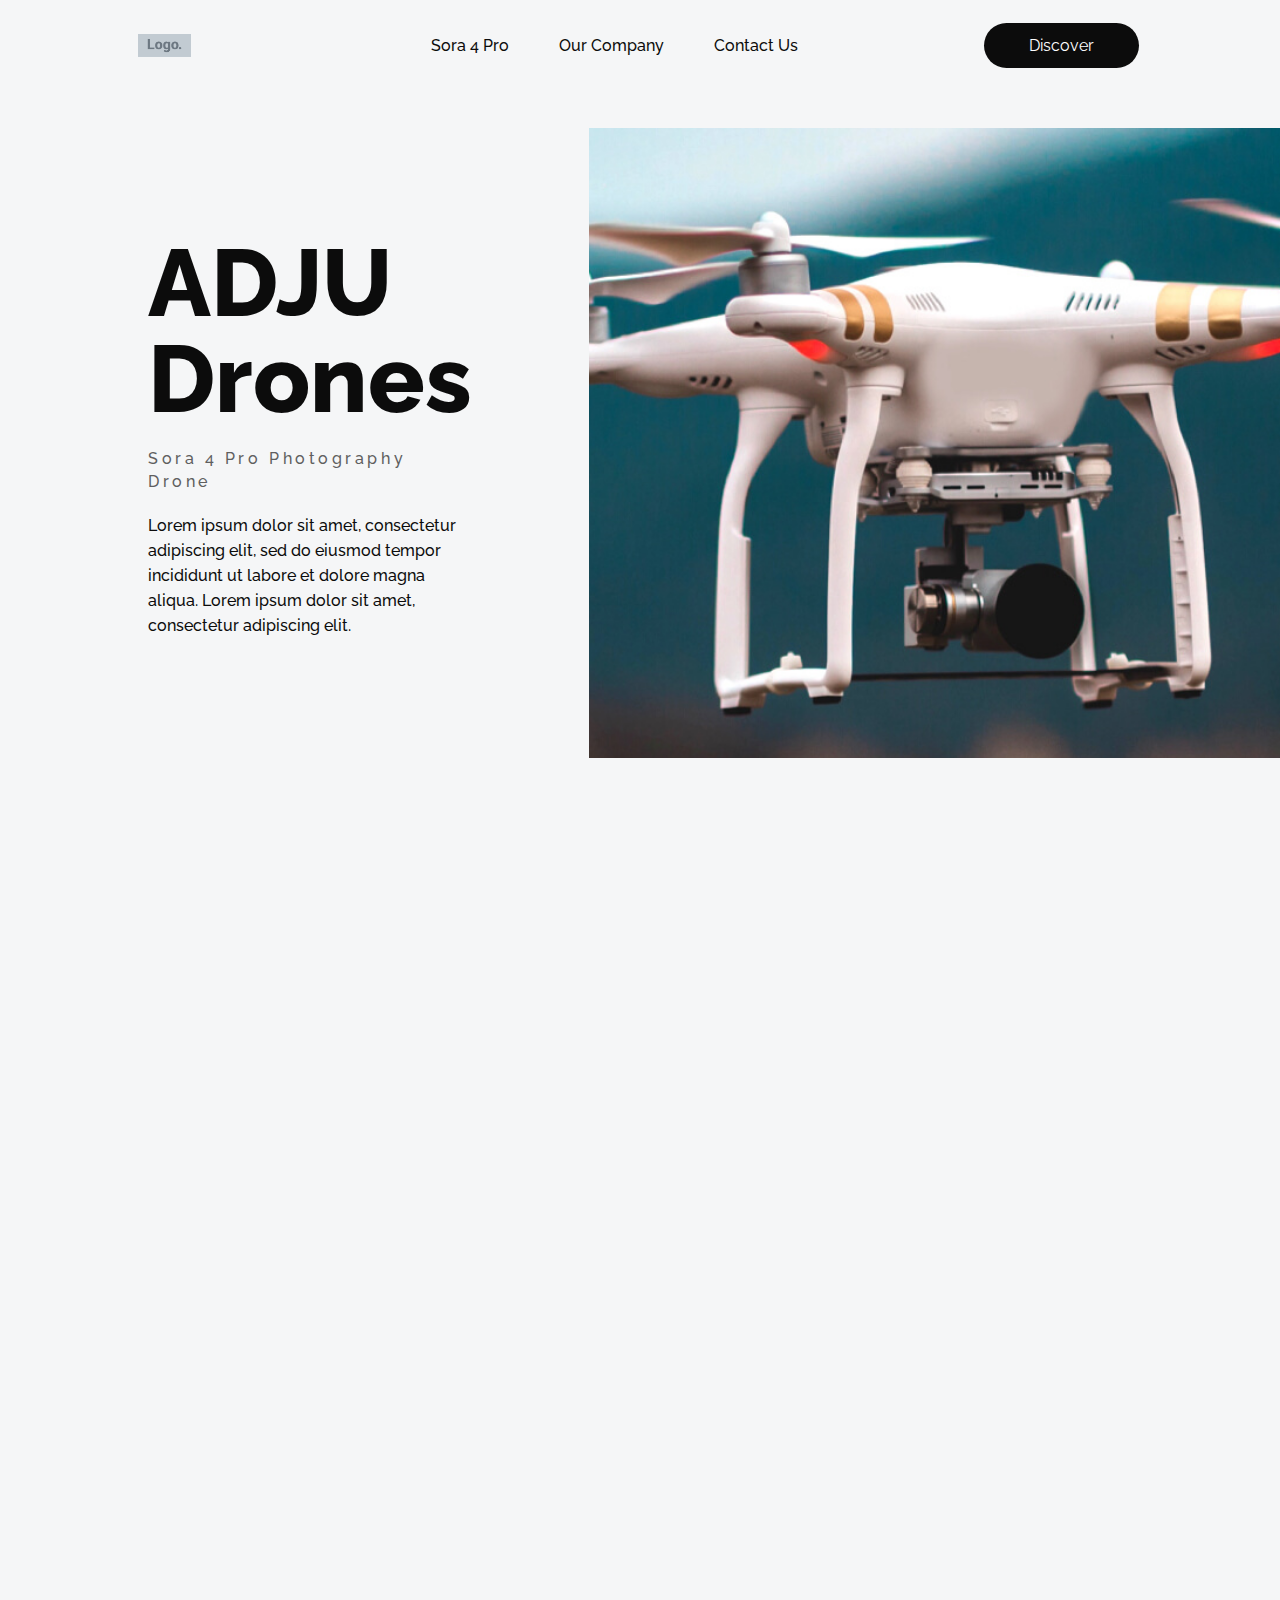
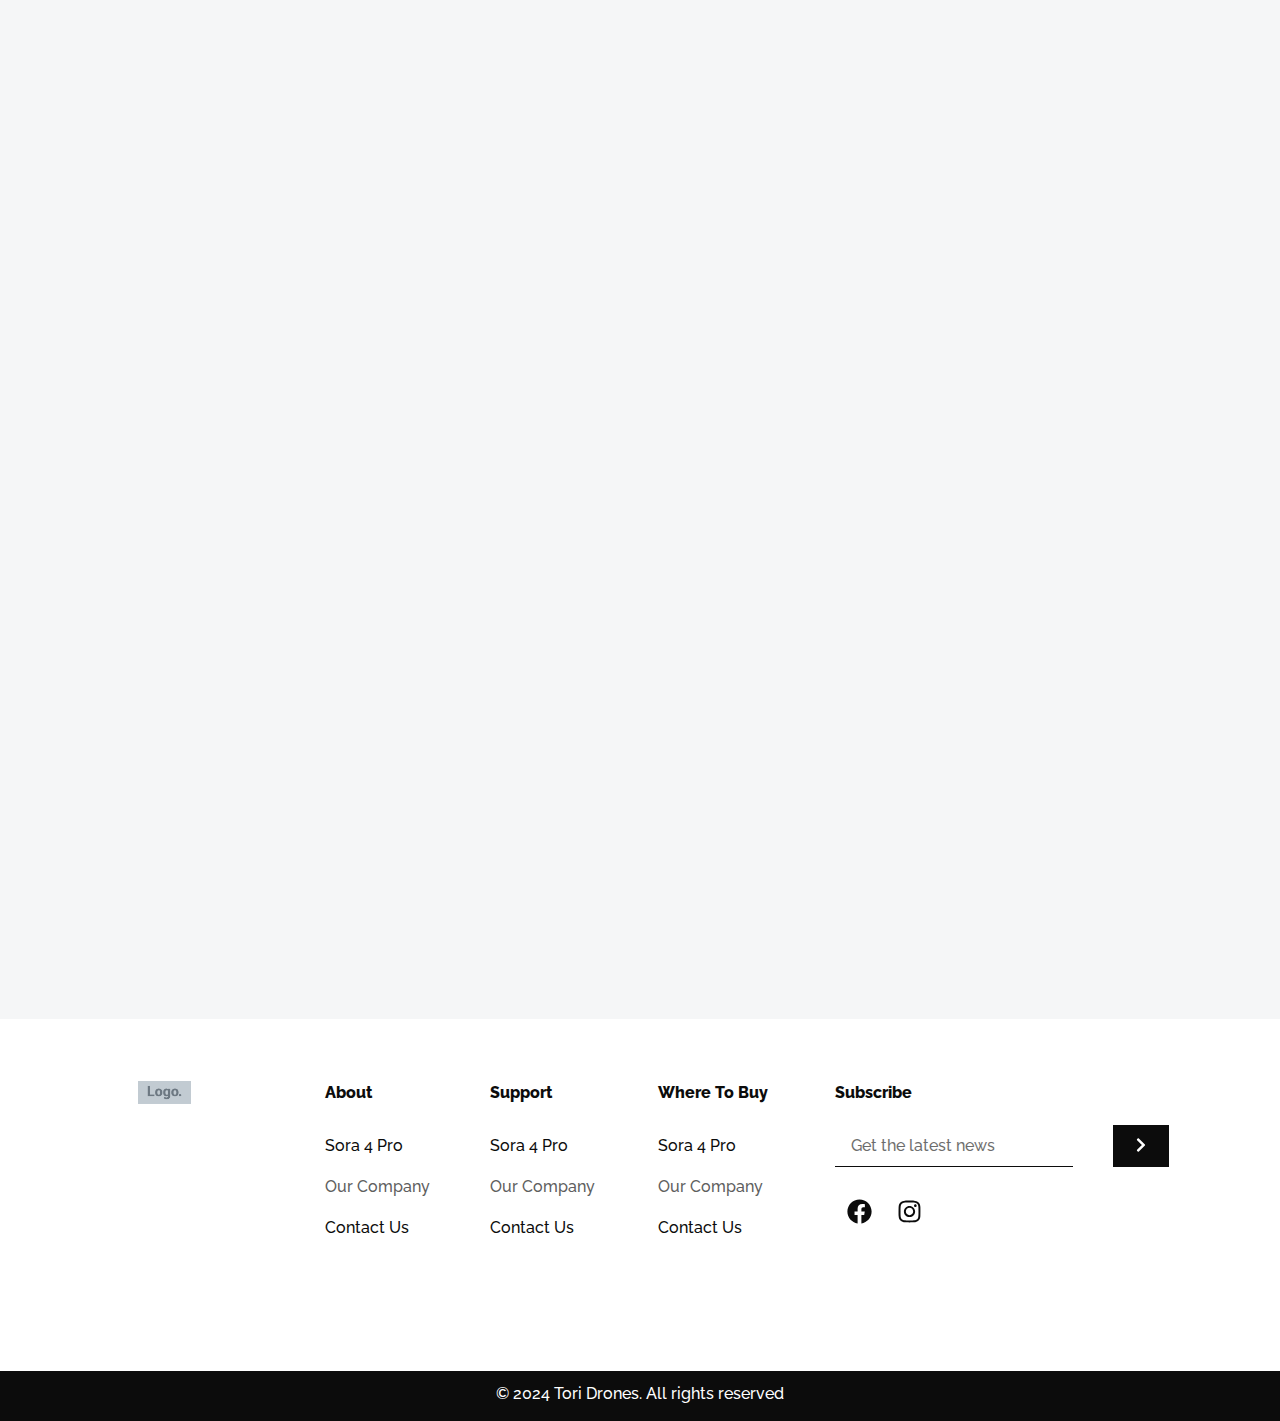
<file: about-us/index.html>
<!doctype html>
<html lang="en-US">
<head>
	<meta charset="UTF-8">
	<meta name="viewport" content="width=device-width, initial-scale=1">
	<link rel="profile" href="https://gmpg.org/xfn/11">
	<title>About Us &#8211; b</title>
<meta name='robots' content='max-image-preview:large' />
<link rel="alternate" type="application/rss+xml" title="b &raquo; Feed" href="../feed/index.html" />
<link rel="alternate" type="application/rss+xml" title="b &raquo; Comments Feed" href="../comments/feed/index.html" />
<script>
window._wpemojiSettings = {"baseUrl":"https:\/\/s.w.org\/images\/core\/emoji\/15.0.3\/72x72\/","ext":".png","svgUrl":"https:\/\/s.w.org\/images\/core\/emoji\/15.0.3\/svg\/","svgExt":".svg","source":{"concatemoji":"http:\/\/d.local\/wp-includes\/js\/wp-emoji-release.min.js?ver=6.6.1"}};
/*! This file is auto-generated */
!function(i,n){var o,s,e;function c(e){try{var t={supportTests:e,timestamp:(new Date).valueOf()};sessionStorage.setItem(o,JSON.stringify(t))}catch(e){}}function p(e,t,n){e.clearRect(0,0,e.canvas.width,e.canvas.height),e.fillText(t,0,0);var t=new Uint32Array(e.getImageData(0,0,e.canvas.width,e.canvas.height).data),r=(e.clearRect(0,0,e.canvas.width,e.canvas.height),e.fillText(n,0,0),new Uint32Array(e.getImageData(0,0,e.canvas.width,e.canvas.height).data));return t.every(function(e,t){return e===r[t]})}function u(e,t,n){switch(t){case"flag":return n(e,"\ud83c\udff3\ufe0f\u200d\u26a7\ufe0f","\ud83c\udff3\ufe0f\u200b\u26a7\ufe0f")?!1:!n(e,"\ud83c\uddfa\ud83c\uddf3","\ud83c\uddfa\u200b\ud83c\uddf3")&&!n(e,"\ud83c\udff4\udb40\udc67\udb40\udc62\udb40\udc65\udb40\udc6e\udb40\udc67\udb40\udc7f","\ud83c\udff4\u200b\udb40\udc67\u200b\udb40\udc62\u200b\udb40\udc65\u200b\udb40\udc6e\u200b\udb40\udc67\u200b\udb40\udc7f");case"emoji":return!n(e,"\ud83d\udc26\u200d\u2b1b","\ud83d\udc26\u200b\u2b1b")}return!1}function f(e,t,n){var r="undefined"!=typeof WorkerGlobalScope&&self instanceof WorkerGlobalScope?new OffscreenCanvas(300,150):i.createElement("canvas"),a=r.getContext("2d",{willReadFrequently:!0}),o=(a.textBaseline="top",a.font="600 32px Arial",{});return e.forEach(function(e){o[e]=t(a,e,n)}),o}function t(e){var t=i.createElement("script");t.src=e,t.defer=!0,i.head.appendChild(t)}"undefined"!=typeof Promise&&(o="wpEmojiSettingsSupports",s=["flag","emoji"],n.supports={everything:!0,everythingExceptFlag:!0},e=new Promise(function(e){i.addEventListener("DOMContentLoaded",e,{once:!0})}),new Promise(function(t){var n=function(){try{var e=JSON.parse(sessionStorage.getItem(o));if("object"==typeof e&&"number"==typeof e.timestamp&&(new Date).valueOf()<e.timestamp+604800&&"object"==typeof e.supportTests)return e.supportTests}catch(e){}return null}();if(!n){if("undefined"!=typeof Worker&&"undefined"!=typeof OffscreenCanvas&&"undefined"!=typeof URL&&URL.createObjectURL&&"undefined"!=typeof Blob)try{var e="postMessage("+f.toString()+"("+[JSON.stringify(s),u.toString(),p.toString()].join(",")+"));",r=new Blob([e],{type:"text/javascript"}),a=new Worker(URL.createObjectURL(r),{name:"wpTestEmojiSupports"});return void(a.onmessage=function(e){c(n=e.data),a.terminate(),t(n)})}catch(e){}c(n=f(s,u,p))}t(n)}).then(function(e){for(var t in e)n.supports[t]=e[t],n.supports.everything=n.supports.everything&&n.supports[t],"flag"!==t&&(n.supports.everythingExceptFlag=n.supports.everythingExceptFlag&&n.supports[t]);n.supports.everythingExceptFlag=n.supports.everythingExceptFlag&&!n.supports.flag,n.DOMReady=!1,n.readyCallback=function(){n.DOMReady=!0}}).then(function(){return e}).then(function(){var e;n.supports.everything||(n.readyCallback(),(e=n.source||{}).concatemoji?t(e.concatemoji):e.wpemoji&&e.twemoji&&(t(e.twemoji),t(e.wpemoji)))}))}((window,document),window._wpemojiSettings);
</script>
<style id='wp-emoji-styles-inline-css'>

	img.wp-smiley, img.emoji {
		display: inline !important;
		border: none !important;
		box-shadow: none !important;
		height: 1em !important;
		width: 1em !important;
		margin: 0 0.07em !important;
		vertical-align: -0.1em !important;
		background: none !important;
		padding: 0 !important;
	}
</style>
<style id='classic-theme-styles-inline-css'>
/*! This file is auto-generated */
.wp-block-button__link{color:#fff;background-color:#32373c;border-radius:9999px;box-shadow:none;text-decoration:none;padding:calc(.667em + 2px) calc(1.333em + 2px);font-size:1.125em}.wp-block-file__button{background:#32373c;color:#fff;text-decoration:none}
</style>
<style id='global-styles-inline-css'>
:root{--wp--preset--aspect-ratio--square: 1;--wp--preset--aspect-ratio--4-3: 4/3;--wp--preset--aspect-ratio--3-4: 3/4;--wp--preset--aspect-ratio--3-2: 3/2;--wp--preset--aspect-ratio--2-3: 2/3;--wp--preset--aspect-ratio--16-9: 16/9;--wp--preset--aspect-ratio--9-16: 9/16;--wp--preset--color--black: #000000;--wp--preset--color--cyan-bluish-gray: #abb8c3;--wp--preset--color--white: #ffffff;--wp--preset--color--pale-pink: #f78da7;--wp--preset--color--vivid-red: #cf2e2e;--wp--preset--color--luminous-vivid-orange: #ff6900;--wp--preset--color--luminous-vivid-amber: #fcb900;--wp--preset--color--light-green-cyan: #7bdcb5;--wp--preset--color--vivid-green-cyan: #00d084;--wp--preset--color--pale-cyan-blue: #8ed1fc;--wp--preset--color--vivid-cyan-blue: #0693e3;--wp--preset--color--vivid-purple: #9b51e0;--wp--preset--gradient--vivid-cyan-blue-to-vivid-purple: linear-gradient(135deg,rgba(6,147,227,1) 0%,rgb(155,81,224) 100%);--wp--preset--gradient--light-green-cyan-to-vivid-green-cyan: linear-gradient(135deg,rgb(122,220,180) 0%,rgb(0,208,130) 100%);--wp--preset--gradient--luminous-vivid-amber-to-luminous-vivid-orange: linear-gradient(135deg,rgba(252,185,0,1) 0%,rgba(255,105,0,1) 100%);--wp--preset--gradient--luminous-vivid-orange-to-vivid-red: linear-gradient(135deg,rgba(255,105,0,1) 0%,rgb(207,46,46) 100%);--wp--preset--gradient--very-light-gray-to-cyan-bluish-gray: linear-gradient(135deg,rgb(238,238,238) 0%,rgb(169,184,195) 100%);--wp--preset--gradient--cool-to-warm-spectrum: linear-gradient(135deg,rgb(74,234,220) 0%,rgb(151,120,209) 20%,rgb(207,42,186) 40%,rgb(238,44,130) 60%,rgb(251,105,98) 80%,rgb(254,248,76) 100%);--wp--preset--gradient--blush-light-purple: linear-gradient(135deg,rgb(255,206,236) 0%,rgb(152,150,240) 100%);--wp--preset--gradient--blush-bordeaux: linear-gradient(135deg,rgb(254,205,165) 0%,rgb(254,45,45) 50%,rgb(107,0,62) 100%);--wp--preset--gradient--luminous-dusk: linear-gradient(135deg,rgb(255,203,112) 0%,rgb(199,81,192) 50%,rgb(65,88,208) 100%);--wp--preset--gradient--pale-ocean: linear-gradient(135deg,rgb(255,245,203) 0%,rgb(182,227,212) 50%,rgb(51,167,181) 100%);--wp--preset--gradient--electric-grass: linear-gradient(135deg,rgb(202,248,128) 0%,rgb(113,206,126) 100%);--wp--preset--gradient--midnight: linear-gradient(135deg,rgb(2,3,129) 0%,rgb(40,116,252) 100%);--wp--preset--font-size--small: 13px;--wp--preset--font-size--medium: 20px;--wp--preset--font-size--large: 36px;--wp--preset--font-size--x-large: 42px;--wp--preset--spacing--20: 0.44rem;--wp--preset--spacing--30: 0.67rem;--wp--preset--spacing--40: 1rem;--wp--preset--spacing--50: 1.5rem;--wp--preset--spacing--60: 2.25rem;--wp--preset--spacing--70: 3.38rem;--wp--preset--spacing--80: 5.06rem;--wp--preset--shadow--natural: 6px 6px 9px rgba(0, 0, 0, 0.2);--wp--preset--shadow--deep: 12px 12px 50px rgba(0, 0, 0, 0.4);--wp--preset--shadow--sharp: 6px 6px 0px rgba(0, 0, 0, 0.2);--wp--preset--shadow--outlined: 6px 6px 0px -3px rgba(255, 255, 255, 1), 6px 6px rgba(0, 0, 0, 1);--wp--preset--shadow--crisp: 6px 6px 0px rgba(0, 0, 0, 1);}:where(.is-layout-flex){gap: 0.5em;}:where(.is-layout-grid){gap: 0.5em;}body .is-layout-flex{display: flex;}.is-layout-flex{flex-wrap: wrap;align-items: center;}.is-layout-flex > :is(*, div){margin: 0;}body .is-layout-grid{display: grid;}.is-layout-grid > :is(*, div){margin: 0;}:where(.wp-block-columns.is-layout-flex){gap: 2em;}:where(.wp-block-columns.is-layout-grid){gap: 2em;}:where(.wp-block-post-template.is-layout-flex){gap: 1.25em;}:where(.wp-block-post-template.is-layout-grid){gap: 1.25em;}.has-black-color{color: var(--wp--preset--color--black) !important;}.has-cyan-bluish-gray-color{color: var(--wp--preset--color--cyan-bluish-gray) !important;}.has-white-color{color: var(--wp--preset--color--white) !important;}.has-pale-pink-color{color: var(--wp--preset--color--pale-pink) !important;}.has-vivid-red-color{color: var(--wp--preset--color--vivid-red) !important;}.has-luminous-vivid-orange-color{color: var(--wp--preset--color--luminous-vivid-orange) !important;}.has-luminous-vivid-amber-color{color: var(--wp--preset--color--luminous-vivid-amber) !important;}.has-light-green-cyan-color{color: var(--wp--preset--color--light-green-cyan) !important;}.has-vivid-green-cyan-color{color: var(--wp--preset--color--vivid-green-cyan) !important;}.has-pale-cyan-blue-color{color: var(--wp--preset--color--pale-cyan-blue) !important;}.has-vivid-cyan-blue-color{color: var(--wp--preset--color--vivid-cyan-blue) !important;}.has-vivid-purple-color{color: var(--wp--preset--color--vivid-purple) !important;}.has-black-background-color{background-color: var(--wp--preset--color--black) !important;}.has-cyan-bluish-gray-background-color{background-color: var(--wp--preset--color--cyan-bluish-gray) !important;}.has-white-background-color{background-color: var(--wp--preset--color--white) !important;}.has-pale-pink-background-color{background-color: var(--wp--preset--color--pale-pink) !important;}.has-vivid-red-background-color{background-color: var(--wp--preset--color--vivid-red) !important;}.has-luminous-vivid-orange-background-color{background-color: var(--wp--preset--color--luminous-vivid-orange) !important;}.has-luminous-vivid-amber-background-color{background-color: var(--wp--preset--color--luminous-vivid-amber) !important;}.has-light-green-cyan-background-color{background-color: var(--wp--preset--color--light-green-cyan) !important;}.has-vivid-green-cyan-background-color{background-color: var(--wp--preset--color--vivid-green-cyan) !important;}.has-pale-cyan-blue-background-color{background-color: var(--wp--preset--color--pale-cyan-blue) !important;}.has-vivid-cyan-blue-background-color{background-color: var(--wp--preset--color--vivid-cyan-blue) !important;}.has-vivid-purple-background-color{background-color: var(--wp--preset--color--vivid-purple) !important;}.has-black-border-color{border-color: var(--wp--preset--color--black) !important;}.has-cyan-bluish-gray-border-color{border-color: var(--wp--preset--color--cyan-bluish-gray) !important;}.has-white-border-color{border-color: var(--wp--preset--color--white) !important;}.has-pale-pink-border-color{border-color: var(--wp--preset--color--pale-pink) !important;}.has-vivid-red-border-color{border-color: var(--wp--preset--color--vivid-red) !important;}.has-luminous-vivid-orange-border-color{border-color: var(--wp--preset--color--luminous-vivid-orange) !important;}.has-luminous-vivid-amber-border-color{border-color: var(--wp--preset--color--luminous-vivid-amber) !important;}.has-light-green-cyan-border-color{border-color: var(--wp--preset--color--light-green-cyan) !important;}.has-vivid-green-cyan-border-color{border-color: var(--wp--preset--color--vivid-green-cyan) !important;}.has-pale-cyan-blue-border-color{border-color: var(--wp--preset--color--pale-cyan-blue) !important;}.has-vivid-cyan-blue-border-color{border-color: var(--wp--preset--color--vivid-cyan-blue) !important;}.has-vivid-purple-border-color{border-color: var(--wp--preset--color--vivid-purple) !important;}.has-vivid-cyan-blue-to-vivid-purple-gradient-background{background: var(--wp--preset--gradient--vivid-cyan-blue-to-vivid-purple) !important;}.has-light-green-cyan-to-vivid-green-cyan-gradient-background{background: var(--wp--preset--gradient--light-green-cyan-to-vivid-green-cyan) !important;}.has-luminous-vivid-amber-to-luminous-vivid-orange-gradient-background{background: var(--wp--preset--gradient--luminous-vivid-amber-to-luminous-vivid-orange) !important;}.has-luminous-vivid-orange-to-vivid-red-gradient-background{background: var(--wp--preset--gradient--luminous-vivid-orange-to-vivid-red) !important;}.has-very-light-gray-to-cyan-bluish-gray-gradient-background{background: var(--wp--preset--gradient--very-light-gray-to-cyan-bluish-gray) !important;}.has-cool-to-warm-spectrum-gradient-background{background: var(--wp--preset--gradient--cool-to-warm-spectrum) !important;}.has-blush-light-purple-gradient-background{background: var(--wp--preset--gradient--blush-light-purple) !important;}.has-blush-bordeaux-gradient-background{background: var(--wp--preset--gradient--blush-bordeaux) !important;}.has-luminous-dusk-gradient-background{background: var(--wp--preset--gradient--luminous-dusk) !important;}.has-pale-ocean-gradient-background{background: var(--wp--preset--gradient--pale-ocean) !important;}.has-electric-grass-gradient-background{background: var(--wp--preset--gradient--electric-grass) !important;}.has-midnight-gradient-background{background: var(--wp--preset--gradient--midnight) !important;}.has-small-font-size{font-size: var(--wp--preset--font-size--small) !important;}.has-medium-font-size{font-size: var(--wp--preset--font-size--medium) !important;}.has-large-font-size{font-size: var(--wp--preset--font-size--large) !important;}.has-x-large-font-size{font-size: var(--wp--preset--font-size--x-large) !important;}
:where(.wp-block-post-template.is-layout-flex){gap: 1.25em;}:where(.wp-block-post-template.is-layout-grid){gap: 1.25em;}
:where(.wp-block-columns.is-layout-flex){gap: 2em;}:where(.wp-block-columns.is-layout-grid){gap: 2em;}
:root :where(.wp-block-pullquote){font-size: 1.5em;line-height: 1.6;}
</style>
<link rel='stylesheet' id='hello-elementor-css' href='../wp-content/themes/hello-elementor/style.min.css@ver=3.1.1.css' media='all' />
<link rel='stylesheet' id='hello-elementor-theme-style-css' href='../wp-content/themes/hello-elementor/theme.min.css@ver=3.1.1.css' media='all' />
<link rel='stylesheet' id='hello-elementor-header-footer-css' href='../wp-content/themes/hello-elementor/header-footer.min.css@ver=3.1.1.css' media='all' />
<link rel='stylesheet' id='elementor-frontend-css' href='../wp-content/plugins/elementor/assets/css/frontend-lite.min.css@ver=3.23.4.css' media='all' />
<link rel='stylesheet' id='elementor-post-16-css' href='../wp-content/uploads/elementor/css/post-16.css@ver=1724194095.css' media='all' />
<link rel='stylesheet' id='swiper-css' href='../wp-content/plugins/elementor/assets/lib/swiper/v8/css/swiper.min.css@ver=8.4.5.css' media='all' />
<link rel='stylesheet' id='elementor-pro-css' href='../wp-content/plugins/elementor-pro-3.23.3/assets/css/frontend-lite.min.css@ver=3.23.3.css' media='all' />
<link rel='stylesheet' id='elementor-global-css' href='../wp-content/uploads/elementor/css/global.css@ver=1724194096.css' media='all' />
<link rel='stylesheet' id='elementor-post-39-css' href='../wp-content/uploads/elementor/css/post-39.css@ver=1724194110.css' media='all' />
<link rel='stylesheet' id='elementor-post-30-css' href='../wp-content/uploads/elementor/css/post-30.css@ver=1724194096.css' media='all' />
<link rel='stylesheet' id='elementor-post-26-css' href='../wp-content/uploads/elementor/css/post-26.css@ver=1724194096.css' media='all' />
<link rel='stylesheet' id='hello-elementor-child-style-css' href='../wp-content/themes/hello-theme-child-master/style.css@ver=2.0.0.css' media='all' />
<link rel='stylesheet' id='google-fonts-1-css' href='https://fonts.googleapis.com/css?family=Raleway%3A100%2C100italic%2C200%2C200italic%2C300%2C300italic%2C400%2C400italic%2C500%2C500italic%2C600%2C600italic%2C700%2C700italic%2C800%2C800italic%2C900%2C900italic&#038;display=swap&#038;ver=6.6.1' media='all' />
<link rel="preconnect" href="https://fonts.gstatic.com/" crossorigin><link rel="https://api.w.org/" href="../wp-json/index.html" /><link rel="alternate" title="JSON" type="application/json" href="../wp-json/wp/v2/pages/39" /><link rel="EditURI" type="application/rsd+xml" title="RSD" href="../xmlrpc.php@rsd" />
<meta name="generator" content="WordPress 6.6.1" />
<link rel="canonical" href="../index.html@p=39.html" />
<link rel='shortlink' href='../index.html@p=39.html' />
<link rel="alternate" title="oEmbed (JSON)" type="application/json+oembed" href="../wp-json/oembed/1.0/embed@url=http%253A%252F%252Fd.local%252Fabout-us%252F" />
<link rel="alternate" title="oEmbed (XML)" type="text/xml+oembed" href="../wp-json/oembed/1.0/embed@url=http%253A%252F%252Fd.local%252Fabout-us%252F&amp;format=xml" />
<meta name="generator" content="Elementor 3.23.4; features: e_optimized_css_loading, e_font_icon_svg, additional_custom_breakpoints, e_optimized_control_loading, e_lazyload, e_element_cache; settings: css_print_method-external, google_font-enabled, font_display-swap">
			<style>
				.e-con.e-parent:nth-of-type(n+4):not(.e-lazyloaded):not(.e-no-lazyload),
				.e-con.e-parent:nth-of-type(n+4):not(.e-lazyloaded):not(.e-no-lazyload) * {
					background-image: none !important;
				}
				@media screen and (max-height: 1024px) {
					.e-con.e-parent:nth-of-type(n+3):not(.e-lazyloaded):not(.e-no-lazyload),
					.e-con.e-parent:nth-of-type(n+3):not(.e-lazyloaded):not(.e-no-lazyload) * {
						background-image: none !important;
					}
				}
				@media screen and (max-height: 640px) {
					.e-con.e-parent:nth-of-type(n+2):not(.e-lazyloaded):not(.e-no-lazyload),
					.e-con.e-parent:nth-of-type(n+2):not(.e-lazyloaded):not(.e-no-lazyload) * {
						background-image: none !important;
					}
				}
			</style>
			</head>
<body class="page-template page-template-elementor_header_footer page page-id-39 elementor-default elementor-template-full-width elementor-kit-16 elementor-page elementor-page-39">


<a class="skip-link screen-reader-text" href="../index.html@p=39.html#content">Skip to content</a>

		<header data-elementor-type="header" data-elementor-id="30" class="elementor elementor-30 elementor-location-header" data-elementor-post-type="elementor_library">
					<header class="elementor-section elementor-top-section elementor-element elementor-element-148c799a elementor-section-full_width elementor-section-height-min-height elementor-section-content-middle elementor-section-height-default elementor-section-items-middle" data-id="148c799a" data-element_type="section">
						<div class="elementor-container elementor-column-gap-default">
					<div class="elementor-column elementor-col-33 elementor-top-column elementor-element elementor-element-4956403e" data-id="4956403e" data-element_type="column">
			<div class="elementor-widget-wrap elementor-element-populated">
						<div class="elementor-element elementor-element-dc6b9b1 elementor-widget elementor-widget-theme-site-logo elementor-widget-image" data-id="dc6b9b1" data-element_type="widget" data-widget_type="theme-site-logo.default">
				<div class="elementor-widget-container">
			<style>/*! elementor - v3.23.0 - 05-08-2024 */
.elementor-widget-image{text-align:center}.elementor-widget-image a{display:inline-block}.elementor-widget-image a img[src$=".svg"]{width:48px}.elementor-widget-image img{vertical-align:middle;display:inline-block}</style>						<a href="../index.html">
			<img src="../wp-content/plugins/elementor-pro-3.23.3/assets/images/logo-placeholder.png" title="" alt="" loading="lazy" />				</a>
									</div>
				</div>
					</div>
		</div>
				<div class="elementor-column elementor-col-33 elementor-top-column elementor-element elementor-element-42d8efbd" data-id="42d8efbd" data-element_type="column">
			<div class="elementor-widget-wrap elementor-element-populated">
						<div class="elementor-element elementor-element-59f0b210 elementor-nav-menu__align-center elementor-nav-menu--stretch elementor-nav-menu--dropdown-tablet elementor-nav-menu__text-align-aside elementor-nav-menu--toggle elementor-nav-menu--burger elementor-widget elementor-widget-nav-menu" data-id="59f0b210" data-element_type="widget" data-settings="{&quot;full_width&quot;:&quot;stretch&quot;,&quot;layout&quot;:&quot;horizontal&quot;,&quot;submenu_icon&quot;:{&quot;value&quot;:&quot;&lt;svg class=\&quot;e-font-icon-svg e-fas-caret-down\&quot; viewBox=\&quot;0 0 320 512\&quot; xmlns=\&quot;http:\/\/www.w3.org\/2000\/svg\&quot;&gt;&lt;path d=\&quot;M31.3 192h257.3c17.8 0 26.7 21.5 14.1 34.1L174.1 354.8c-7.8 7.8-20.5 7.8-28.3 0L17.2 226.1C4.6 213.5 13.5 192 31.3 192z\&quot;&gt;&lt;\/path&gt;&lt;\/svg&gt;&quot;,&quot;library&quot;:&quot;fa-solid&quot;},&quot;toggle&quot;:&quot;burger&quot;}" data-widget_type="nav-menu.default">
				<div class="elementor-widget-container">
			<link rel="stylesheet" href="../wp-content/plugins/elementor-pro-3.23.3/assets/css/widget-nav-menu.min.css@ver=1724193920.css">			<nav aria-label="Menu" class="elementor-nav-menu--main elementor-nav-menu__container elementor-nav-menu--layout-horizontal e--pointer-text e--animation-float">
				<ul id="menu-1-59f0b210" class="elementor-nav-menu"><li class="menu-item menu-item-type-post_type menu-item-object-page menu-item-110"><a href="../index.html@p=64.html" class="elementor-item">Sora 4 Pro</a></li>
<li class="menu-item menu-item-type-post_type menu-item-object-page current-menu-item page_item page-item-39 current_page_item menu-item-111"><a href="../index.html@p=39.html" aria-current="page" class="elementor-item elementor-item-active">Our Company</a></li>
<li class="menu-item menu-item-type-post_type menu-item-object-page menu-item-112"><a href="../index.html@p=34.html" class="elementor-item">Contact Us</a></li>
</ul>			</nav>
					<div class="elementor-menu-toggle" role="button" tabindex="0" aria-label="Menu Toggle" aria-expanded="false">
			<svg aria-hidden="true" role="presentation" class="elementor-menu-toggle__icon--open e-font-icon-svg e-eicon-menu-bar" viewBox="0 0 1000 1000" xmlns="http://www.w3.org/2000/svg"><path d="M104 333H896C929 333 958 304 958 271S929 208 896 208H104C71 208 42 237 42 271S71 333 104 333ZM104 583H896C929 583 958 554 958 521S929 458 896 458H104C71 458 42 487 42 521S71 583 104 583ZM104 833H896C929 833 958 804 958 771S929 708 896 708H104C71 708 42 737 42 771S71 833 104 833Z"></path></svg><svg aria-hidden="true" role="presentation" class="elementor-menu-toggle__icon--close e-font-icon-svg e-eicon-close" viewBox="0 0 1000 1000" xmlns="http://www.w3.org/2000/svg"><path d="M742 167L500 408 258 167C246 154 233 150 217 150 196 150 179 158 167 167 154 179 150 196 150 212 150 229 154 242 171 254L408 500 167 742C138 771 138 800 167 829 196 858 225 858 254 829L496 587 738 829C750 842 767 846 783 846 800 846 817 842 829 829 842 817 846 804 846 783 846 767 842 750 829 737L588 500 833 258C863 229 863 200 833 171 804 137 775 137 742 167Z"></path></svg>			<span class="elementor-screen-only">Menu</span>
		</div>
					<nav class="elementor-nav-menu--dropdown elementor-nav-menu__container" aria-hidden="true">
				<ul id="menu-2-59f0b210" class="elementor-nav-menu"><li class="menu-item menu-item-type-post_type menu-item-object-page menu-item-110"><a href="../index.html@p=64.html" class="elementor-item" tabindex="-1">Sora 4 Pro</a></li>
<li class="menu-item menu-item-type-post_type menu-item-object-page current-menu-item page_item page-item-39 current_page_item menu-item-111"><a href="../index.html@p=39.html" aria-current="page" class="elementor-item elementor-item-active" tabindex="-1">Our Company</a></li>
<li class="menu-item menu-item-type-post_type menu-item-object-page menu-item-112"><a href="../index.html@p=34.html" class="elementor-item" tabindex="-1">Contact Us</a></li>
</ul>			</nav>
				</div>
				</div>
					</div>
		</div>
				<div class="elementor-column elementor-col-33 elementor-top-column elementor-element elementor-element-20681af8" data-id="20681af8" data-element_type="column">
			<div class="elementor-widget-wrap elementor-element-populated">
						<div class="elementor-element elementor-element-350d7d19 elementor-align-right elementor-widget elementor-widget-button" data-id="350d7d19" data-element_type="widget" data-widget_type="button.default">
				<div class="elementor-widget-container">
					<div class="elementor-button-wrapper">
			<a class="elementor-button elementor-button-link elementor-size-sm" href="https://library.elementor.com/drone-product/sora-4-pro/">
						<span class="elementor-button-content-wrapper">
									<span class="elementor-button-text">Discover</span>
					</span>
					</a>
		</div>
				</div>
				</div>
					</div>
		</div>
					</div>
		</header>
				</header>
				<div data-elementor-type="wp-page" data-elementor-id="39" class="elementor elementor-39" data-elementor-post-type="page">
						<header class="elementor-section elementor-top-section elementor-element elementor-element-5ef61896 elementor-section-full_width elementor-section-height-min-height elementor-section-items-stretch elementor-section-content-middle elementor-section-height-default" data-id="5ef61896" data-element_type="section">
						<div class="elementor-container elementor-column-gap-default">
					<div class="elementor-column elementor-col-50 elementor-top-column elementor-element elementor-element-3e65037f" data-id="3e65037f" data-element_type="column">
			<div class="elementor-widget-wrap elementor-element-populated">
						<section class="elementor-section elementor-inner-section elementor-element elementor-element-3c31bd5c elementor-section-boxed elementor-section-height-default elementor-section-height-default" data-id="3c31bd5c" data-element_type="section">
						<div class="elementor-container elementor-column-gap-default">
					<div class="elementor-column elementor-col-100 elementor-inner-column elementor-element elementor-element-4ecf9517" data-id="4ecf9517" data-element_type="column">
			<div class="elementor-widget-wrap elementor-element-populated">
						<div class="elementor-element elementor-element-4a5b9be animated-slow elementor-invisible elementor-widget elementor-widget-heading" data-id="4a5b9be" data-element_type="widget" data-settings="{&quot;_animation&quot;:&quot;fadeIn&quot;}" data-widget_type="heading.default">
				<div class="elementor-widget-container">
			<style>/*! elementor - v3.23.0 - 05-08-2024 */
.elementor-heading-title{padding:0;margin:0;line-height:1}.elementor-widget-heading .elementor-heading-title[class*=elementor-size-]>a{color:inherit;font-size:inherit;line-height:inherit}.elementor-widget-heading .elementor-heading-title.elementor-size-small{font-size:15px}.elementor-widget-heading .elementor-heading-title.elementor-size-medium{font-size:19px}.elementor-widget-heading .elementor-heading-title.elementor-size-large{font-size:29px}.elementor-widget-heading .elementor-heading-title.elementor-size-xl{font-size:39px}.elementor-widget-heading .elementor-heading-title.elementor-size-xxl{font-size:59px}</style><h1 class="elementor-heading-title elementor-size-default">ADJU
Drones</h1>		</div>
				</div>
				<div class="elementor-element elementor-element-148cedd1 elementor-widget elementor-widget-heading" data-id="148cedd1" data-element_type="widget" data-settings="{&quot;motion_fx_motion_fx_scrolling&quot;:&quot;yes&quot;,&quot;motion_fx_devices&quot;:[&quot;desktop&quot;,&quot;tablet&quot;,&quot;mobile&quot;]}" data-widget_type="heading.default">
				<div class="elementor-widget-container">
			<h3 class="elementor-heading-title elementor-size-default">Sora 4 Pro Photography Drone</h3>		</div>
				</div>
				<div class="elementor-element elementor-element-3fc6a394 animated-slow elementor-invisible elementor-widget elementor-widget-text-editor" data-id="3fc6a394" data-element_type="widget" data-settings="{&quot;_animation&quot;:&quot;fadeIn&quot;,&quot;_animation_delay&quot;:400}" data-widget_type="text-editor.default">
				<div class="elementor-widget-container">
			<style>/*! elementor - v3.23.0 - 05-08-2024 */
.elementor-widget-text-editor.elementor-drop-cap-view-stacked .elementor-drop-cap{background-color:#69727d;color:#fff}.elementor-widget-text-editor.elementor-drop-cap-view-framed .elementor-drop-cap{color:#69727d;border:3px solid;background-color:transparent}.elementor-widget-text-editor:not(.elementor-drop-cap-view-default) .elementor-drop-cap{margin-top:8px}.elementor-widget-text-editor:not(.elementor-drop-cap-view-default) .elementor-drop-cap-letter{width:1em;height:1em}.elementor-widget-text-editor .elementor-drop-cap{float:left;text-align:center;line-height:1;font-size:50px}.elementor-widget-text-editor .elementor-drop-cap-letter{display:inline-block}</style>				<p>Lorem ipsum dolor sit amet, consectetur adipiscing elit, sed do eiusmod tempor incididunt ut labore et dolore magna aliqua. Lorem ipsum dolor sit amet, consectetur adipiscing elit.</p>						</div>
				</div>
					</div>
		</div>
					</div>
		</section>
					</div>
		</div>
				<div class="elementor-column elementor-col-50 elementor-top-column elementor-element elementor-element-111f75ed" data-id="111f75ed" data-element_type="column" data-settings="{&quot;background_background&quot;:&quot;classic&quot;,&quot;background_motion_fx_motion_fx_scrolling&quot;:&quot;yes&quot;,&quot;background_motion_fx_translateY_effect&quot;:&quot;yes&quot;,&quot;background_motion_fx_translateY_speed&quot;:{&quot;unit&quot;:&quot;px&quot;,&quot;size&quot;:1.8,&quot;sizes&quot;:[]},&quot;background_motion_fx_translateY_affectedRange&quot;:{&quot;unit&quot;:&quot;%&quot;,&quot;size&quot;:&quot;&quot;,&quot;sizes&quot;:{&quot;start&quot;:0,&quot;end&quot;:100}},&quot;background_motion_fx_devices&quot;:[&quot;desktop&quot;,&quot;tablet&quot;,&quot;mobile&quot;]}">
			<div class="elementor-widget-wrap elementor-element-populated">
						<div class="elementor-element elementor-element-68cfe6b elementor-widget elementor-widget-spacer" data-id="68cfe6b" data-element_type="widget" data-widget_type="spacer.default">
				<div class="elementor-widget-container">
			<style>/*! elementor - v3.23.0 - 05-08-2024 */
.elementor-column .elementor-spacer-inner{height:var(--spacer-size)}.e-con{--container-widget-width:100%}.e-con-inner>.elementor-widget-spacer,.e-con>.elementor-widget-spacer{width:var(--container-widget-width,var(--spacer-size));--align-self:var(--container-widget-align-self,initial);--flex-shrink:0}.e-con-inner>.elementor-widget-spacer>.elementor-widget-container,.e-con>.elementor-widget-spacer>.elementor-widget-container{height:100%;width:100%}.e-con-inner>.elementor-widget-spacer>.elementor-widget-container>.elementor-spacer,.e-con>.elementor-widget-spacer>.elementor-widget-container>.elementor-spacer{height:100%}.e-con-inner>.elementor-widget-spacer>.elementor-widget-container>.elementor-spacer>.elementor-spacer-inner,.e-con>.elementor-widget-spacer>.elementor-widget-container>.elementor-spacer>.elementor-spacer-inner{height:var(--container-widget-height,var(--spacer-size))}.e-con-inner>.elementor-widget-spacer.elementor-widget-empty,.e-con>.elementor-widget-spacer.elementor-widget-empty{position:relative;min-height:22px;min-width:22px}.e-con-inner>.elementor-widget-spacer.elementor-widget-empty .elementor-widget-empty-icon,.e-con>.elementor-widget-spacer.elementor-widget-empty .elementor-widget-empty-icon{position:absolute;top:0;bottom:0;left:0;right:0;margin:auto;padding:0;width:22px;height:22px}</style>		<div class="elementor-spacer">
			<div class="elementor-spacer-inner"></div>
		</div>
				</div>
				</div>
					</div>
		</div>
					</div>
		</header>
				<section class="elementor-section elementor-top-section elementor-element elementor-element-51fecb73 animated-slow elementor-section-boxed elementor-section-height-default elementor-section-height-default elementor-invisible" data-id="51fecb73" data-element_type="section" data-settings="{&quot;animation&quot;:&quot;fadeIn&quot;,&quot;animation_delay&quot;:600}">
						<div class="elementor-container elementor-column-gap-default">
					<div class="elementor-column elementor-col-100 elementor-top-column elementor-element elementor-element-74fe82d1" data-id="74fe82d1" data-element_type="column">
			<div class="elementor-widget-wrap elementor-element-populated">
						<div class="elementor-element elementor-element-c437ba2 animated-slow elementor-invisible elementor-widget elementor-widget-heading" data-id="c437ba2" data-element_type="widget" data-settings="{&quot;_animation&quot;:&quot;fadeInUp&quot;}" data-widget_type="heading.default">
				<div class="elementor-widget-container">
			<h2 class="elementor-heading-title elementor-size-default">Our Technologies</h2>		</div>
				</div>
				<div class="elementor-element elementor-element-2049becf elementor-widget elementor-widget-text-editor" data-id="2049becf" data-element_type="widget" data-widget_type="text-editor.default">
				<div class="elementor-widget-container">
							<p>Lorem ipsum dolor sit amet, consectetur adipisicing elit, sed do eiusmod tempor incididunt ut labore et dolore magna aliqua. Ut enim ad minim veniam, quis nostrud exercitation ullamco laboris.</p>						</div>
				</div>
					</div>
		</div>
					</div>
		</section>
				<header class="elementor-section elementor-top-section elementor-element elementor-element-174f2979 elementor-section-full_width elementor-section-height-min-height elementor-section-items-stretch elementor-section-content-middle elementor-section-height-default" data-id="174f2979" data-element_type="section">
						<div class="elementor-container elementor-column-gap-default">
					<div class="elementor-column elementor-col-100 elementor-top-column elementor-element elementor-element-466d715a" data-id="466d715a" data-element_type="column">
			<div class="elementor-widget-wrap elementor-element-populated">
						<div class="elementor-element elementor-element-68a449e6 elementor-widget elementor-widget-video" data-id="68a449e6" data-element_type="widget" data-settings="{&quot;video_type&quot;:&quot;hosted&quot;,&quot;autoplay&quot;:&quot;yes&quot;,&quot;play_on_mobile&quot;:&quot;yes&quot;,&quot;mute&quot;:&quot;yes&quot;,&quot;loop&quot;:&quot;yes&quot;,&quot;motion_fx_motion_fx_scrolling&quot;:&quot;yes&quot;,&quot;motion_fx_opacity_effect&quot;:&quot;yes&quot;,&quot;motion_fx_opacity_range&quot;:{&quot;unit&quot;:&quot;%&quot;,&quot;size&quot;:&quot;&quot;,&quot;sizes&quot;:{&quot;start&quot;:12,&quot;end&quot;:42}},&quot;motion_fx_opacity_direction&quot;:&quot;out-in&quot;,&quot;motion_fx_opacity_level&quot;:{&quot;unit&quot;:&quot;px&quot;,&quot;size&quot;:10,&quot;sizes&quot;:[]},&quot;motion_fx_devices&quot;:[&quot;desktop&quot;,&quot;tablet&quot;,&quot;mobile&quot;]}" data-widget_type="video.default">
				<div class="elementor-widget-container">
			<style>/*! elementor - v3.23.0 - 05-08-2024 */
.elementor-widget-video .elementor-widget-container{overflow:hidden;transform:translateZ(0)}.elementor-widget-video .elementor-wrapper{aspect-ratio:var(--video-aspect-ratio)}.elementor-widget-video .elementor-wrapper iframe,.elementor-widget-video .elementor-wrapper video{height:100%;width:100%;display:flex;border:none;background-color:#000}@supports not (aspect-ratio:1/1){.elementor-widget-video .elementor-wrapper{position:relative;overflow:hidden;height:0;padding-bottom:calc(100% / var(--video-aspect-ratio))}.elementor-widget-video .elementor-wrapper iframe,.elementor-widget-video .elementor-wrapper video{position:absolute;top:0;right:0;bottom:0;left:0}}.elementor-widget-video .elementor-open-inline .elementor-custom-embed-image-overlay{position:absolute;top:0;right:0;bottom:0;left:0;background-size:cover;background-position:50%}.elementor-widget-video .elementor-custom-embed-image-overlay{cursor:pointer;text-align:center}.elementor-widget-video .elementor-custom-embed-image-overlay:hover .elementor-custom-embed-play i{opacity:1}.elementor-widget-video .elementor-custom-embed-image-overlay img{display:block;width:100%;aspect-ratio:var(--video-aspect-ratio);-o-object-fit:cover;object-fit:cover;-o-object-position:center center;object-position:center center}@supports not (aspect-ratio:1/1){.elementor-widget-video .elementor-custom-embed-image-overlay{position:relative;overflow:hidden;height:0;padding-bottom:calc(100% / var(--video-aspect-ratio))}.elementor-widget-video .elementor-custom-embed-image-overlay img{position:absolute;top:0;right:0;bottom:0;left:0}}.elementor-widget-video .e-hosted-video .elementor-video{-o-object-fit:cover;object-fit:cover}.e-con-inner>.elementor-widget-video,.e-con>.elementor-widget-video{width:var(--container-widget-width);--flex-grow:var(--container-widget-flex-grow)}</style>		<div class="e-hosted-video elementor-wrapper elementor-open-inline">
					<video class="elementor-video" src="../wp-content/uploads/2024/08/About_Drone.mp4" autoplay="" loop="" muted="muted" playsinline="" controlsList="nodownload"></video>
				</div>
				</div>
				</div>
					</div>
		</div>
					</div>
		</header>
				<header class="elementor-section elementor-top-section elementor-element elementor-element-11f79847 elementor-section-full_width elementor-section-height-min-height elementor-section-items-stretch elementor-section-content-middle elementor-reverse-tablet elementor-reverse-mobile elementor-section-height-default" data-id="11f79847" data-element_type="section">
						<div class="elementor-container elementor-column-gap-default">
					<div class="elementor-column elementor-col-50 elementor-top-column elementor-element elementor-element-206b27f8" data-id="206b27f8" data-element_type="column">
			<div class="elementor-widget-wrap elementor-element-populated">
						<div class="elementor-element elementor-element-7d0412d3 elementor-widget elementor-widget-image" data-id="7d0412d3" data-element_type="widget" data-settings="{&quot;motion_fx_motion_fx_scrolling&quot;:&quot;yes&quot;,&quot;motion_fx_opacity_effect&quot;:&quot;yes&quot;,&quot;motion_fx_opacity_range&quot;:{&quot;unit&quot;:&quot;%&quot;,&quot;size&quot;:&quot;&quot;,&quot;sizes&quot;:{&quot;start&quot;:0,&quot;end&quot;:51}},&quot;motion_fx_range&quot;:&quot;viewport&quot;,&quot;motion_fx_motion_fx_mouse&quot;:&quot;yes&quot;,&quot;motion_fx_opacity_direction&quot;:&quot;out-in&quot;,&quot;motion_fx_opacity_level&quot;:{&quot;unit&quot;:&quot;px&quot;,&quot;size&quot;:10,&quot;sizes&quot;:[]},&quot;motion_fx_devices&quot;:[&quot;desktop&quot;,&quot;tablet&quot;,&quot;mobile&quot;]}" data-widget_type="image.default">
				<div class="elementor-widget-container">
													<img fetchpriority="high" decoding="async" width="645" height="639" src="../wp-content/uploads/2024/08/drone_about_img1.jpg" class="attachment-large size-large wp-image-42" alt="" srcset="../wp-content/uploads/2024/08/drone_about_img1.jpg 645w, ../wp-content/uploads/2024/08/drone_about_img1-300x297.jpg 300w, ../wp-content/uploads/2024/08/drone_about_img1-150x150.jpg 150w" sizes="(max-width: 645px) 100vw, 645px" />													</div>
				</div>
					</div>
		</div>
				<div class="elementor-column elementor-col-50 elementor-top-column elementor-element elementor-element-4f6f6d22" data-id="4f6f6d22" data-element_type="column">
			<div class="elementor-widget-wrap elementor-element-populated">
						<section class="elementor-section elementor-inner-section elementor-element elementor-element-255c1470 elementor-section-boxed elementor-section-height-default elementor-section-height-default" data-id="255c1470" data-element_type="section">
						<div class="elementor-container elementor-column-gap-default">
					<div class="elementor-column elementor-col-100 elementor-inner-column elementor-element elementor-element-77d736e6" data-id="77d736e6" data-element_type="column">
			<div class="elementor-widget-wrap elementor-element-populated">
						<div class="elementor-element elementor-element-1c3cb1d animated-slow elementor-invisible elementor-widget elementor-widget-heading" data-id="1c3cb1d" data-element_type="widget" data-settings="{&quot;_animation&quot;:&quot;fadeIn&quot;}" data-widget_type="heading.default">
				<div class="elementor-widget-container">
			<h2 class="elementor-heading-title elementor-size-default">Accessible For Everyone</h2>		</div>
				</div>
				<div class="elementor-element elementor-element-42b919b4 animated-slow elementor-invisible elementor-widget elementor-widget-text-editor" data-id="42b919b4" data-element_type="widget" data-settings="{&quot;_animation&quot;:&quot;fadeIn&quot;,&quot;_animation_delay&quot;:400}" data-widget_type="text-editor.default">
				<div class="elementor-widget-container">
							Lorem ipsum dolor sit amet, consectetur adipisicing elit, sed do eiusmod tempor incididunt ut labore et dolore magna aliqua. Ut enim ad minim veniam, quis nostrud exercitation ullamco laboris nisi ut aliquip ex ea commodo consequat.						</div>
				</div>
					</div>
		</div>
					</div>
		</section>
				<div class="elementor-element elementor-element-6226e1fa elementor-widget elementor-widget-image" data-id="6226e1fa" data-element_type="widget" data-settings="{&quot;motion_fx_motion_fx_scrolling&quot;:&quot;yes&quot;,&quot;motion_fx_translateY_effect&quot;:&quot;yes&quot;,&quot;motion_fx_translateY_speed&quot;:{&quot;unit&quot;:&quot;px&quot;,&quot;size&quot;:1,&quot;sizes&quot;:[]},&quot;motion_fx_opacity_effect&quot;:&quot;yes&quot;,&quot;motion_fx_translateY_direction&quot;:&quot;negative&quot;,&quot;motion_fx_opacity_range&quot;:{&quot;unit&quot;:&quot;%&quot;,&quot;size&quot;:&quot;&quot;,&quot;sizes&quot;:{&quot;start&quot;:16,&quot;end&quot;:53}},&quot;motion_fx_translateY_affectedRange&quot;:{&quot;unit&quot;:&quot;%&quot;,&quot;size&quot;:&quot;&quot;,&quot;sizes&quot;:{&quot;start&quot;:0,&quot;end&quot;:100}},&quot;motion_fx_opacity_direction&quot;:&quot;out-in&quot;,&quot;motion_fx_opacity_level&quot;:{&quot;unit&quot;:&quot;px&quot;,&quot;size&quot;:10,&quot;sizes&quot;:[]},&quot;motion_fx_devices&quot;:[&quot;desktop&quot;,&quot;tablet&quot;,&quot;mobile&quot;]}" data-widget_type="image.default">
				<div class="elementor-widget-container">
													<img decoding="async" width="380" height="376" src="../wp-content/uploads/2024/08/drone_about_img2.jpg" class="attachment-full size-full wp-image-43" alt="" srcset="../wp-content/uploads/2024/08/drone_about_img2.jpg 380w, ../wp-content/uploads/2024/08/drone_about_img2-300x297.jpg 300w" sizes="(max-width: 380px) 100vw, 380px" />													</div>
				</div>
					</div>
		</div>
					</div>
		</header>
				</div>
				<footer data-elementor-type="footer" data-elementor-id="26" class="elementor elementor-26 elementor-location-footer" data-elementor-post-type="elementor_library">
					<footer class="elementor-section elementor-top-section elementor-element elementor-element-899f32d elementor-section-full_width elementor-section-height-min-height elementor-section-items-stretch elementor-section-content-top elementor-section-height-default" data-id="899f32d" data-element_type="section" data-settings="{&quot;background_background&quot;:&quot;classic&quot;}">
						<div class="elementor-container elementor-column-gap-default">
					<div class="elementor-column elementor-col-20 elementor-top-column elementor-element elementor-element-6ef4d5ab" data-id="6ef4d5ab" data-element_type="column">
			<div class="elementor-widget-wrap elementor-element-populated">
						<div class="elementor-element elementor-element-716e2727 elementor-widget elementor-widget-theme-site-logo elementor-widget-image" data-id="716e2727" data-element_type="widget" data-widget_type="theme-site-logo.default">
				<div class="elementor-widget-container">
									<a href="../index.html">
			<img src="../wp-content/plugins/elementor-pro-3.23.3/assets/images/logo-placeholder.png" title="" alt="" loading="lazy" />				</a>
									</div>
				</div>
					</div>
		</div>
				<div class="elementor-column elementor-col-20 elementor-top-column elementor-element elementor-element-6264161" data-id="6264161" data-element_type="column">
			<div class="elementor-widget-wrap elementor-element-populated">
						<div class="elementor-element elementor-element-5cd3eef8 elementor-widget elementor-widget-heading" data-id="5cd3eef8" data-element_type="widget" data-widget_type="heading.default">
				<div class="elementor-widget-container">
			<h5 class="elementor-heading-title elementor-size-default">About</h5>		</div>
				</div>
				<div class="elementor-element elementor-element-388b4f9d elementor-nav-menu__align-start elementor-nav-menu--dropdown-none elementor-widget elementor-widget-nav-menu" data-id="388b4f9d" data-element_type="widget" data-settings="{&quot;layout&quot;:&quot;vertical&quot;,&quot;submenu_icon&quot;:{&quot;value&quot;:&quot;&lt;svg class=\&quot;e-font-icon-svg e-fas-caret-down\&quot; viewBox=\&quot;0 0 320 512\&quot; xmlns=\&quot;http:\/\/www.w3.org\/2000\/svg\&quot;&gt;&lt;path d=\&quot;M31.3 192h257.3c17.8 0 26.7 21.5 14.1 34.1L174.1 354.8c-7.8 7.8-20.5 7.8-28.3 0L17.2 226.1C4.6 213.5 13.5 192 31.3 192z\&quot;&gt;&lt;\/path&gt;&lt;\/svg&gt;&quot;,&quot;library&quot;:&quot;fa-solid&quot;}}" data-widget_type="nav-menu.default">
				<div class="elementor-widget-container">
						<nav aria-label="Menu" class="elementor-nav-menu--main elementor-nav-menu__container elementor-nav-menu--layout-vertical e--pointer-none">
				<ul id="menu-1-388b4f9d" class="elementor-nav-menu sm-vertical"><li class="menu-item menu-item-type-post_type menu-item-object-page menu-item-110"><a href="../index.html@p=64.html" class="elementor-item">Sora 4 Pro</a></li>
<li class="menu-item menu-item-type-post_type menu-item-object-page current-menu-item page_item page-item-39 current_page_item menu-item-111"><a href="../index.html@p=39.html" aria-current="page" class="elementor-item elementor-item-active">Our Company</a></li>
<li class="menu-item menu-item-type-post_type menu-item-object-page menu-item-112"><a href="../index.html@p=34.html" class="elementor-item">Contact Us</a></li>
</ul>			</nav>
						<nav class="elementor-nav-menu--dropdown elementor-nav-menu__container" aria-hidden="true">
				<ul id="menu-2-388b4f9d" class="elementor-nav-menu sm-vertical"><li class="menu-item menu-item-type-post_type menu-item-object-page menu-item-110"><a href="../index.html@p=64.html" class="elementor-item" tabindex="-1">Sora 4 Pro</a></li>
<li class="menu-item menu-item-type-post_type menu-item-object-page current-menu-item page_item page-item-39 current_page_item menu-item-111"><a href="../index.html@p=39.html" aria-current="page" class="elementor-item elementor-item-active" tabindex="-1">Our Company</a></li>
<li class="menu-item menu-item-type-post_type menu-item-object-page menu-item-112"><a href="../index.html@p=34.html" class="elementor-item" tabindex="-1">Contact Us</a></li>
</ul>			</nav>
				</div>
				</div>
					</div>
		</div>
				<div class="elementor-column elementor-col-20 elementor-top-column elementor-element elementor-element-6029a17" data-id="6029a17" data-element_type="column">
			<div class="elementor-widget-wrap elementor-element-populated">
						<div class="elementor-element elementor-element-49572c72 elementor-widget elementor-widget-heading" data-id="49572c72" data-element_type="widget" data-widget_type="heading.default">
				<div class="elementor-widget-container">
			<h5 class="elementor-heading-title elementor-size-default">Support</h5>		</div>
				</div>
				<div class="elementor-element elementor-element-6177a686 elementor-nav-menu__align-start elementor-nav-menu--dropdown-none elementor-widget elementor-widget-nav-menu" data-id="6177a686" data-element_type="widget" data-settings="{&quot;layout&quot;:&quot;vertical&quot;,&quot;submenu_icon&quot;:{&quot;value&quot;:&quot;&lt;svg class=\&quot;e-font-icon-svg e-fas-caret-down\&quot; viewBox=\&quot;0 0 320 512\&quot; xmlns=\&quot;http:\/\/www.w3.org\/2000\/svg\&quot;&gt;&lt;path d=\&quot;M31.3 192h257.3c17.8 0 26.7 21.5 14.1 34.1L174.1 354.8c-7.8 7.8-20.5 7.8-28.3 0L17.2 226.1C4.6 213.5 13.5 192 31.3 192z\&quot;&gt;&lt;\/path&gt;&lt;\/svg&gt;&quot;,&quot;library&quot;:&quot;fa-solid&quot;}}" data-widget_type="nav-menu.default">
				<div class="elementor-widget-container">
						<nav aria-label="Menu" class="elementor-nav-menu--main elementor-nav-menu__container elementor-nav-menu--layout-vertical e--pointer-none">
				<ul id="menu-1-6177a686" class="elementor-nav-menu sm-vertical"><li class="menu-item menu-item-type-post_type menu-item-object-page menu-item-110"><a href="../index.html@p=64.html" class="elementor-item">Sora 4 Pro</a></li>
<li class="menu-item menu-item-type-post_type menu-item-object-page current-menu-item page_item page-item-39 current_page_item menu-item-111"><a href="../index.html@p=39.html" aria-current="page" class="elementor-item elementor-item-active">Our Company</a></li>
<li class="menu-item menu-item-type-post_type menu-item-object-page menu-item-112"><a href="../index.html@p=34.html" class="elementor-item">Contact Us</a></li>
</ul>			</nav>
						<nav class="elementor-nav-menu--dropdown elementor-nav-menu__container" aria-hidden="true">
				<ul id="menu-2-6177a686" class="elementor-nav-menu sm-vertical"><li class="menu-item menu-item-type-post_type menu-item-object-page menu-item-110"><a href="../index.html@p=64.html" class="elementor-item" tabindex="-1">Sora 4 Pro</a></li>
<li class="menu-item menu-item-type-post_type menu-item-object-page current-menu-item page_item page-item-39 current_page_item menu-item-111"><a href="../index.html@p=39.html" aria-current="page" class="elementor-item elementor-item-active" tabindex="-1">Our Company</a></li>
<li class="menu-item menu-item-type-post_type menu-item-object-page menu-item-112"><a href="../index.html@p=34.html" class="elementor-item" tabindex="-1">Contact Us</a></li>
</ul>			</nav>
				</div>
				</div>
					</div>
		</div>
				<div class="elementor-column elementor-col-20 elementor-top-column elementor-element elementor-element-20750474" data-id="20750474" data-element_type="column">
			<div class="elementor-widget-wrap elementor-element-populated">
						<div class="elementor-element elementor-element-c5ab5cd elementor-widget elementor-widget-heading" data-id="c5ab5cd" data-element_type="widget" data-widget_type="heading.default">
				<div class="elementor-widget-container">
			<h5 class="elementor-heading-title elementor-size-default">Where to Buy</h5>		</div>
				</div>
				<div class="elementor-element elementor-element-504ae509 elementor-nav-menu__align-start elementor-nav-menu--dropdown-none elementor-widget elementor-widget-nav-menu" data-id="504ae509" data-element_type="widget" data-settings="{&quot;layout&quot;:&quot;vertical&quot;,&quot;submenu_icon&quot;:{&quot;value&quot;:&quot;&lt;svg class=\&quot;e-font-icon-svg e-fas-caret-down\&quot; viewBox=\&quot;0 0 320 512\&quot; xmlns=\&quot;http:\/\/www.w3.org\/2000\/svg\&quot;&gt;&lt;path d=\&quot;M31.3 192h257.3c17.8 0 26.7 21.5 14.1 34.1L174.1 354.8c-7.8 7.8-20.5 7.8-28.3 0L17.2 226.1C4.6 213.5 13.5 192 31.3 192z\&quot;&gt;&lt;\/path&gt;&lt;\/svg&gt;&quot;,&quot;library&quot;:&quot;fa-solid&quot;}}" data-widget_type="nav-menu.default">
				<div class="elementor-widget-container">
						<nav aria-label="Menu" class="elementor-nav-menu--main elementor-nav-menu__container elementor-nav-menu--layout-vertical e--pointer-none">
				<ul id="menu-1-504ae509" class="elementor-nav-menu sm-vertical"><li class="menu-item menu-item-type-post_type menu-item-object-page menu-item-110"><a href="../index.html@p=64.html" class="elementor-item">Sora 4 Pro</a></li>
<li class="menu-item menu-item-type-post_type menu-item-object-page current-menu-item page_item page-item-39 current_page_item menu-item-111"><a href="../index.html@p=39.html" aria-current="page" class="elementor-item elementor-item-active">Our Company</a></li>
<li class="menu-item menu-item-type-post_type menu-item-object-page menu-item-112"><a href="../index.html@p=34.html" class="elementor-item">Contact Us</a></li>
</ul>			</nav>
						<nav class="elementor-nav-menu--dropdown elementor-nav-menu__container" aria-hidden="true">
				<ul id="menu-2-504ae509" class="elementor-nav-menu sm-vertical"><li class="menu-item menu-item-type-post_type menu-item-object-page menu-item-110"><a href="../index.html@p=64.html" class="elementor-item" tabindex="-1">Sora 4 Pro</a></li>
<li class="menu-item menu-item-type-post_type menu-item-object-page current-menu-item page_item page-item-39 current_page_item menu-item-111"><a href="../index.html@p=39.html" aria-current="page" class="elementor-item elementor-item-active" tabindex="-1">Our Company</a></li>
<li class="menu-item menu-item-type-post_type menu-item-object-page menu-item-112"><a href="../index.html@p=34.html" class="elementor-item" tabindex="-1">Contact Us</a></li>
</ul>			</nav>
				</div>
				</div>
					</div>
		</div>
				<div class="elementor-column elementor-col-20 elementor-top-column elementor-element elementor-element-69a1cc95" data-id="69a1cc95" data-element_type="column">
			<div class="elementor-widget-wrap elementor-element-populated">
						<div class="elementor-element elementor-element-474ee9a9 elementor-widget elementor-widget-heading" data-id="474ee9a9" data-element_type="widget" data-widget_type="heading.default">
				<div class="elementor-widget-container">
			<h5 class="elementor-heading-title elementor-size-default">Subscribe</h5>		</div>
				</div>
				<div class="elementor-element elementor-element-4d3fb5d1 elementor-mobile-button-align-end elementor-button-align-stretch elementor-widget elementor-widget-form" data-id="4d3fb5d1" data-element_type="widget" data-settings="{&quot;button_width&quot;:&quot;20&quot;,&quot;step_next_label&quot;:&quot;Next&quot;,&quot;step_previous_label&quot;:&quot;Previous&quot;,&quot;button_width_mobile&quot;:&quot;25&quot;,&quot;button_width_tablet&quot;:&quot;20&quot;,&quot;step_type&quot;:&quot;number_text&quot;,&quot;step_icon_shape&quot;:&quot;circle&quot;}" data-widget_type="form.default">
				<div class="elementor-widget-container">
			<style>/*! elementor-pro - v3.23.0 - 05-08-2024 */
.elementor-button.elementor-hidden,.elementor-hidden{display:none}.e-form__step{width:100%}.e-form__step:not(.elementor-hidden){display:flex;flex-wrap:wrap}.e-form__buttons{flex-wrap:wrap}.e-form__buttons,.e-form__buttons__wrapper{display:flex}.e-form__indicators{display:flex;justify-content:space-between;align-items:center;flex-wrap:nowrap;font-size:13px;margin-bottom:var(--e-form-steps-indicators-spacing)}.e-form__indicators__indicator{display:flex;flex-direction:column;align-items:center;justify-content:center;flex-basis:0;padding:0 var(--e-form-steps-divider-gap)}.e-form__indicators__indicator__progress{width:100%;position:relative;background-color:var(--e-form-steps-indicator-progress-background-color);border-radius:var(--e-form-steps-indicator-progress-border-radius);overflow:hidden}.e-form__indicators__indicator__progress__meter{width:var(--e-form-steps-indicator-progress-meter-width,0);height:var(--e-form-steps-indicator-progress-height);line-height:var(--e-form-steps-indicator-progress-height);padding-right:15px;border-radius:var(--e-form-steps-indicator-progress-border-radius);background-color:var(--e-form-steps-indicator-progress-color);color:var(--e-form-steps-indicator-progress-meter-color);text-align:right;transition:width .1s linear}.e-form__indicators__indicator:first-child{padding-left:0}.e-form__indicators__indicator:last-child{padding-right:0}.e-form__indicators__indicator--state-inactive{color:var(--e-form-steps-indicator-inactive-primary-color,#c2cbd2)}.e-form__indicators__indicator--state-inactive [class*=indicator--shape-]:not(.e-form__indicators__indicator--shape-none){background-color:var(--e-form-steps-indicator-inactive-secondary-color,#fff)}.e-form__indicators__indicator--state-inactive object,.e-form__indicators__indicator--state-inactive svg{fill:var(--e-form-steps-indicator-inactive-primary-color,#c2cbd2)}.e-form__indicators__indicator--state-active{color:var(--e-form-steps-indicator-active-primary-color,#39b54a);border-color:var(--e-form-steps-indicator-active-secondary-color,#fff)}.e-form__indicators__indicator--state-active [class*=indicator--shape-]:not(.e-form__indicators__indicator--shape-none){background-color:var(--e-form-steps-indicator-active-secondary-color,#fff)}.e-form__indicators__indicator--state-active object,.e-form__indicators__indicator--state-active svg{fill:var(--e-form-steps-indicator-active-primary-color,#39b54a)}.e-form__indicators__indicator--state-completed{color:var(--e-form-steps-indicator-completed-secondary-color,#fff)}.e-form__indicators__indicator--state-completed [class*=indicator--shape-]:not(.e-form__indicators__indicator--shape-none){background-color:var(--e-form-steps-indicator-completed-primary-color,#39b54a)}.e-form__indicators__indicator--state-completed .e-form__indicators__indicator__label{color:var(--e-form-steps-indicator-completed-primary-color,#39b54a)}.e-form__indicators__indicator--state-completed .e-form__indicators__indicator--shape-none{color:var(--e-form-steps-indicator-completed-primary-color,#39b54a);background-color:initial}.e-form__indicators__indicator--state-completed object,.e-form__indicators__indicator--state-completed svg{fill:var(--e-form-steps-indicator-completed-secondary-color,#fff)}.e-form__indicators__indicator__icon{width:var(--e-form-steps-indicator-padding,30px);height:var(--e-form-steps-indicator-padding,30px);font-size:var(--e-form-steps-indicator-icon-size);border-width:1px;border-style:solid;display:flex;justify-content:center;align-items:center;overflow:hidden;margin-bottom:10px}.e-form__indicators__indicator__icon img,.e-form__indicators__indicator__icon object,.e-form__indicators__indicator__icon svg{width:var(--e-form-steps-indicator-icon-size);height:auto}.e-form__indicators__indicator__icon .e-font-icon-svg{height:1em}.e-form__indicators__indicator__number{width:var(--e-form-steps-indicator-padding,30px);height:var(--e-form-steps-indicator-padding,30px);border-width:1px;border-style:solid;display:flex;justify-content:center;align-items:center;margin-bottom:10px}.e-form__indicators__indicator--shape-circle{border-radius:50%}.e-form__indicators__indicator--shape-square{border-radius:0}.e-form__indicators__indicator--shape-rounded{border-radius:5px}.e-form__indicators__indicator--shape-none{border:0}.e-form__indicators__indicator__label{text-align:center}.e-form__indicators__indicator__separator{width:100%;height:var(--e-form-steps-divider-width);background-color:#babfc5}.e-form__indicators--type-icon,.e-form__indicators--type-icon_text,.e-form__indicators--type-number,.e-form__indicators--type-number_text{align-items:flex-start}.e-form__indicators--type-icon .e-form__indicators__indicator__separator,.e-form__indicators--type-icon_text .e-form__indicators__indicator__separator,.e-form__indicators--type-number .e-form__indicators__indicator__separator,.e-form__indicators--type-number_text .e-form__indicators__indicator__separator{margin-top:calc(var(--e-form-steps-indicator-padding, 30px) / 2 - var(--e-form-steps-divider-width, 1px) / 2)}.elementor-field-type-hidden{display:none}.elementor-field-type-html{display:inline-block}.elementor-field-type-tel input{direction:inherit}.elementor-login .elementor-lost-password,.elementor-login .elementor-remember-me{font-size:.85em}.elementor-field-type-recaptcha_v3 .elementor-field-label{display:none}.elementor-field-type-recaptcha_v3 .grecaptcha-badge{z-index:1}.elementor-button .elementor-form-spinner{order:3}.elementor-form .elementor-button .elementor-button-content-wrapper{align-items:center}.elementor-form .elementor-button .elementor-button-text{white-space:normal}.elementor-form .elementor-button svg{height:auto}.elementor-form .elementor-button .e-font-icon-svg{height:1em}.elementor-form .elementor-button .elementor-button-content-wrapper{gap:5px}.elementor-form .elementor-button .elementor-button-icon,.elementor-form .elementor-button .elementor-button-text{flex-grow:unset;order:unset}.elementor-select-wrapper .select-caret-down-wrapper{position:absolute;top:50%;transform:translateY(-50%);inset-inline-end:10px;pointer-events:none;font-size:11px}.elementor-select-wrapper .select-caret-down-wrapper svg{display:unset;width:1em;aspect-ratio:unset;fill:currentColor}.elementor-select-wrapper .select-caret-down-wrapper i{font-size:19px;line-height:2}.elementor-select-wrapper.remove-before:before{content:""!important}.elementor-message-svg:before{content:"";width:1em;height:1em;background-image:url("[data-uri]");background-position:50%;background-repeat:no-repeat}</style>		<form class="elementor-form" method="post" name="New Form">
			<input type="hidden" name="post_id" value="26"/>
			<input type="hidden" name="form_id" value="4d3fb5d1"/>
			<input type="hidden" name="referer_title" value="" />

							<input type="hidden" name="queried_id" value="82"/>
			
			<div class="elementor-form-fields-wrapper elementor-labels-">
								<div class="elementor-field-type-email elementor-field-group elementor-column elementor-field-group-email elementor-col-80 elementor-md-80 elementor-sm-75 elementor-field-required">
												<label for="form-field-email" class="elementor-field-label elementor-screen-only">
								Email							</label>
														<input size="1" type="email" name="form_fields[email]" id="form-field-email" class="elementor-field elementor-size-sm  elementor-field-textual" placeholder="Get the latest news" required="required" aria-required="true">
											</div>
								<div class="elementor-field-group elementor-column elementor-field-type-submit elementor-col-20 e-form__buttons elementor-md-20 elementor-sm-25">
					<button class="elementor-button elementor-size-sm" type="submit">
						<span class="elementor-button-content-wrapper">
															<span class="elementor-button-icon">
									<svg aria-hidden="true" class="e-font-icon-svg e-fas-chevron-right" viewBox="0 0 320 512" xmlns="http://www.w3.org/2000/svg"><path d="M285.476 272.971L91.132 467.314c-9.373 9.373-24.569 9.373-33.941 0l-22.667-22.667c-9.357-9.357-9.375-24.522-.04-33.901L188.505 256 34.484 101.255c-9.335-9.379-9.317-24.544.04-33.901l22.667-22.667c9.373-9.373 24.569-9.373 33.941 0L285.475 239.03c9.373 9.372 9.373 24.568.001 33.941z"></path></svg>																			<span class="elementor-screen-only">Submit</span>
																	</span>
																				</span>
					</button>
				</div>
			</div>
		</form>
				</div>
				</div>
				<div class="elementor-element elementor-element-1766b301 e-grid-align-left elementor-shape-rounded elementor-grid-0 elementor-widget elementor-widget-social-icons" data-id="1766b301" data-element_type="widget" data-widget_type="social-icons.default">
				<div class="elementor-widget-container">
			<style>/*! elementor - v3.23.0 - 05-08-2024 */
.elementor-widget-social-icons.elementor-grid-0 .elementor-widget-container,.elementor-widget-social-icons.elementor-grid-mobile-0 .elementor-widget-container,.elementor-widget-social-icons.elementor-grid-tablet-0 .elementor-widget-container{line-height:1;font-size:0}.elementor-widget-social-icons:not(.elementor-grid-0):not(.elementor-grid-tablet-0):not(.elementor-grid-mobile-0) .elementor-grid{display:inline-grid}.elementor-widget-social-icons .elementor-grid{grid-column-gap:var(--grid-column-gap,5px);grid-row-gap:var(--grid-row-gap,5px);grid-template-columns:var(--grid-template-columns);justify-content:var(--justify-content,center);justify-items:var(--justify-content,center)}.elementor-icon.elementor-social-icon{font-size:var(--icon-size,25px);line-height:var(--icon-size,25px);width:calc(var(--icon-size, 25px) + 2 * var(--icon-padding, .5em));height:calc(var(--icon-size, 25px) + 2 * var(--icon-padding, .5em))}.elementor-social-icon{--e-social-icon-icon-color:#fff;display:inline-flex;background-color:#69727d;align-items:center;justify-content:center;text-align:center;cursor:pointer}.elementor-social-icon i{color:var(--e-social-icon-icon-color)}.elementor-social-icon svg{fill:var(--e-social-icon-icon-color)}.elementor-social-icon:last-child{margin:0}.elementor-social-icon:hover{opacity:.9;color:#fff}.elementor-social-icon-android{background-color:#a4c639}.elementor-social-icon-apple{background-color:#999}.elementor-social-icon-behance{background-color:#1769ff}.elementor-social-icon-bitbucket{background-color:#205081}.elementor-social-icon-codepen{background-color:#000}.elementor-social-icon-delicious{background-color:#39f}.elementor-social-icon-deviantart{background-color:#05cc47}.elementor-social-icon-digg{background-color:#005be2}.elementor-social-icon-dribbble{background-color:#ea4c89}.elementor-social-icon-elementor{background-color:#d30c5c}.elementor-social-icon-envelope{background-color:#ea4335}.elementor-social-icon-facebook,.elementor-social-icon-facebook-f{background-color:#3b5998}.elementor-social-icon-flickr{background-color:#0063dc}.elementor-social-icon-foursquare{background-color:#2d5be3}.elementor-social-icon-free-code-camp,.elementor-social-icon-freecodecamp{background-color:#006400}.elementor-social-icon-github{background-color:#333}.elementor-social-icon-gitlab{background-color:#e24329}.elementor-social-icon-globe{background-color:#69727d}.elementor-social-icon-google-plus,.elementor-social-icon-google-plus-g{background-color:#dd4b39}.elementor-social-icon-houzz{background-color:#7ac142}.elementor-social-icon-instagram{background-color:#262626}.elementor-social-icon-jsfiddle{background-color:#487aa2}.elementor-social-icon-link{background-color:#818a91}.elementor-social-icon-linkedin,.elementor-social-icon-linkedin-in{background-color:#0077b5}.elementor-social-icon-medium{background-color:#00ab6b}.elementor-social-icon-meetup{background-color:#ec1c40}.elementor-social-icon-mixcloud{background-color:#273a4b}.elementor-social-icon-odnoklassniki{background-color:#f4731c}.elementor-social-icon-pinterest{background-color:#bd081c}.elementor-social-icon-product-hunt{background-color:#da552f}.elementor-social-icon-reddit{background-color:#ff4500}.elementor-social-icon-rss{background-color:#f26522}.elementor-social-icon-shopping-cart{background-color:#4caf50}.elementor-social-icon-skype{background-color:#00aff0}.elementor-social-icon-slideshare{background-color:#0077b5}.elementor-social-icon-snapchat{background-color:#fffc00}.elementor-social-icon-soundcloud{background-color:#f80}.elementor-social-icon-spotify{background-color:#2ebd59}.elementor-social-icon-stack-overflow{background-color:#fe7a15}.elementor-social-icon-steam{background-color:#00adee}.elementor-social-icon-stumbleupon{background-color:#eb4924}.elementor-social-icon-telegram{background-color:#2ca5e0}.elementor-social-icon-threads{background-color:#000}.elementor-social-icon-thumb-tack{background-color:#1aa1d8}.elementor-social-icon-tripadvisor{background-color:#589442}.elementor-social-icon-tumblr{background-color:#35465c}.elementor-social-icon-twitch{background-color:#6441a5}.elementor-social-icon-twitter{background-color:#1da1f2}.elementor-social-icon-viber{background-color:#665cac}.elementor-social-icon-vimeo{background-color:#1ab7ea}.elementor-social-icon-vk{background-color:#45668e}.elementor-social-icon-weibo{background-color:#dd2430}.elementor-social-icon-weixin{background-color:#31a918}.elementor-social-icon-whatsapp{background-color:#25d366}.elementor-social-icon-wordpress{background-color:#21759b}.elementor-social-icon-x-twitter{background-color:#000}.elementor-social-icon-xing{background-color:#026466}.elementor-social-icon-yelp{background-color:#af0606}.elementor-social-icon-youtube{background-color:#cd201f}.elementor-social-icon-500px{background-color:#0099e5}.elementor-shape-rounded .elementor-icon.elementor-social-icon{border-radius:10%}.elementor-shape-circle .elementor-icon.elementor-social-icon{border-radius:50%}</style>		<div class="elementor-social-icons-wrapper elementor-grid">
							<span class="elementor-grid-item">
					<a class="elementor-icon elementor-social-icon elementor-social-icon-facebook elementor-repeater-item-eaf70aa" target="_blank">
						<span class="elementor-screen-only">Facebook</span>
						<svg class="e-font-icon-svg e-fab-facebook" viewBox="0 0 512 512" xmlns="http://www.w3.org/2000/svg"><path d="M504 256C504 119 393 8 256 8S8 119 8 256c0 123.78 90.69 226.38 209.25 245V327.69h-63V256h63v-54.64c0-62.15 37-96.48 93.67-96.48 27.14 0 55.52 4.84 55.52 4.84v61h-31.28c-30.8 0-40.41 19.12-40.41 38.73V256h68.78l-11 71.69h-57.78V501C413.31 482.38 504 379.78 504 256z"></path></svg>					</a>
				</span>
							<span class="elementor-grid-item">
					<a class="elementor-icon elementor-social-icon elementor-social-icon-instagram elementor-repeater-item-0786374" target="_blank">
						<span class="elementor-screen-only">Instagram</span>
						<svg class="e-font-icon-svg e-fab-instagram" viewBox="0 0 448 512" xmlns="http://www.w3.org/2000/svg"><path d="M224.1 141c-63.6 0-114.9 51.3-114.9 114.9s51.3 114.9 114.9 114.9S339 319.5 339 255.9 287.7 141 224.1 141zm0 189.6c-41.1 0-74.7-33.5-74.7-74.7s33.5-74.7 74.7-74.7 74.7 33.5 74.7 74.7-33.6 74.7-74.7 74.7zm146.4-194.3c0 14.9-12 26.8-26.8 26.8-14.9 0-26.8-12-26.8-26.8s12-26.8 26.8-26.8 26.8 12 26.8 26.8zm76.1 27.2c-1.7-35.9-9.9-67.7-36.2-93.9-26.2-26.2-58-34.4-93.9-36.2-37-2.1-147.9-2.1-184.9 0-35.8 1.7-67.6 9.9-93.9 36.1s-34.4 58-36.2 93.9c-2.1 37-2.1 147.9 0 184.9 1.7 35.9 9.9 67.7 36.2 93.9s58 34.4 93.9 36.2c37 2.1 147.9 2.1 184.9 0 35.9-1.7 67.7-9.9 93.9-36.2 26.2-26.2 34.4-58 36.2-93.9 2.1-37 2.1-147.8 0-184.8zM398.8 388c-7.8 19.6-22.9 34.7-42.6 42.6-29.5 11.7-99.5 9-132.1 9s-102.7 2.6-132.1-9c-19.6-7.8-34.7-22.9-42.6-42.6-11.7-29.5-9-99.5-9-132.1s-2.6-102.7 9-132.1c7.8-19.6 22.9-34.7 42.6-42.6 29.5-11.7 99.5-9 132.1-9s102.7-2.6 132.1 9c19.6 7.8 34.7 22.9 42.6 42.6 11.7 29.5 9 99.5 9 132.1s2.7 102.7-9 132.1z"></path></svg>					</a>
				</span>
					</div>
				</div>
				</div>
					</div>
		</div>
					</div>
		</footer>
				<footer class="elementor-section elementor-top-section elementor-element elementor-element-33b08aea elementor-section-full_width elementor-section-height-min-height elementor-section-items-stretch elementor-section-content-top elementor-section-height-default" data-id="33b08aea" data-element_type="section" data-settings="{&quot;background_background&quot;:&quot;classic&quot;}">
						<div class="elementor-container elementor-column-gap-default">
					<div class="elementor-column elementor-col-100 elementor-top-column elementor-element elementor-element-27a84371" data-id="27a84371" data-element_type="column">
			<div class="elementor-widget-wrap elementor-element-populated">
						<div class="elementor-element elementor-element-28c23843 elementor-widget elementor-widget-text-editor" data-id="28c23843" data-element_type="widget" data-widget_type="text-editor.default">
				<div class="elementor-widget-container">
							© 2024 Tori Drones. All rights reserved						</div>
				</div>
					</div>
		</div>
					</div>
		</footer>
				</footer>
		
			<script type='text/javascript'>
				const lazyloadRunObserver = () => {
					const lazyloadBackgrounds = document.querySelectorAll( `.e-con.e-parent:not(.e-lazyloaded)` );
					const lazyloadBackgroundObserver = new IntersectionObserver( ( entries ) => {
						entries.forEach( ( entry ) => {
							if ( entry.isIntersecting ) {
								let lazyloadBackground = entry.target;
								if( lazyloadBackground ) {
									lazyloadBackground.classList.add( 'e-lazyloaded' );
								}
								lazyloadBackgroundObserver.unobserve( entry.target );
							}
						});
					}, { rootMargin: '200px 0px 200px 0px' } );
					lazyloadBackgrounds.forEach( ( lazyloadBackground ) => {
						lazyloadBackgroundObserver.observe( lazyloadBackground );
					} );
				};
				const events = [
					'DOMContentLoaded',
					'elementor/lazyload/observe',
				];
				events.forEach( ( event ) => {
					document.addEventListener( event, lazyloadRunObserver );
				} );
			</script>
			<link rel='stylesheet' id='e-animations-css' href='../wp-content/plugins/elementor/assets/lib/animations/animations.min.css@ver=3.23.4.css' media='all' />
<script src="../wp-content/themes/hello-elementor/assets/js/hello-frontend.min.js@ver=3.1.1" id="hello-theme-frontend-js"></script>
<script src="../wp-includes/js/jquery/jquery.min.js@ver=3.7.1" id="jquery-core-js"></script>
<script src="../wp-includes/js/jquery/jquery-migrate.min.js@ver=3.4.1" id="jquery-migrate-js"></script>
<script src="../wp-content/plugins/elementor-pro-3.23.3/assets/lib/smartmenus/jquery.smartmenus.min.js@ver=1.2.1" id="smartmenus-js"></script>
<script src="../wp-content/plugins/elementor-pro-3.23.3/assets/js/webpack-pro.runtime.min.js@ver=3.23.3" id="elementor-pro-webpack-runtime-js"></script>
<script src="../wp-content/plugins/elementor/assets/js/webpack.runtime.min.js@ver=3.23.4" id="elementor-webpack-runtime-js"></script>
<script src="../wp-content/plugins/elementor/assets/js/frontend-modules.min.js@ver=3.23.4" id="elementor-frontend-modules-js"></script>
<script src="../wp-includes/js/dist/hooks.min.js@ver=2810c76e705dd1a53b18" id="wp-hooks-js"></script>
<script src="../wp-includes/js/dist/i18n.min.js@ver=5e580eb46a90c2b997e6" id="wp-i18n-js"></script>
<script id="wp-i18n-js-after">
wp.i18n.setLocaleData( { 'text direction\u0004ltr': [ 'ltr' ] } );
</script>
<script id="elementor-pro-frontend-js-before">
var ElementorProFrontendConfig = {"ajaxurl":"http:\/\/d.local\/wp-admin\/admin-ajax.php","nonce":"bd15b183b4","urls":{"assets":"http:\/\/d.local\/wp-content\/plugins\/elementor-pro-3.23.3\/assets\/","rest":"http:\/\/d.local\/wp-json\/"},"shareButtonsNetworks":{"facebook":{"title":"Facebook","has_counter":true},"twitter":{"title":"Twitter"},"linkedin":{"title":"LinkedIn","has_counter":true},"pinterest":{"title":"Pinterest","has_counter":true},"reddit":{"title":"Reddit","has_counter":true},"vk":{"title":"VK","has_counter":true},"odnoklassniki":{"title":"OK","has_counter":true},"tumblr":{"title":"Tumblr"},"digg":{"title":"Digg"},"skype":{"title":"Skype"},"stumbleupon":{"title":"StumbleUpon","has_counter":true},"mix":{"title":"Mix"},"telegram":{"title":"Telegram"},"pocket":{"title":"Pocket","has_counter":true},"xing":{"title":"XING","has_counter":true},"whatsapp":{"title":"WhatsApp"},"email":{"title":"Email"},"print":{"title":"Print"},"x-twitter":{"title":"X"},"threads":{"title":"Threads"}},"facebook_sdk":{"lang":"en_US","app_id":""},"lottie":{"defaultAnimationUrl":"http:\/\/d.local\/wp-content\/plugins\/elementor-pro-3.23.3\/modules\/lottie\/assets\/animations\/default.json"}};
</script>
<script src="../wp-content/plugins/elementor-pro-3.23.3/assets/js/frontend.min.js@ver=3.23.3" id="elementor-pro-frontend-js"></script>
<script src="../wp-content/plugins/elementor/assets/lib/waypoints/waypoints.min.js@ver=4.0.2" id="elementor-waypoints-js"></script>
<script src="../wp-includes/js/jquery/ui/core.min.js@ver=1.13.3" id="jquery-ui-core-js"></script>
<script id="elementor-frontend-js-before">
var elementorFrontendConfig = {"environmentMode":{"edit":false,"wpPreview":false,"isScriptDebug":false},"i18n":{"shareOnFacebook":"Share on Facebook","shareOnTwitter":"Share on Twitter","pinIt":"Pin it","download":"Download","downloadImage":"Download image","fullscreen":"Fullscreen","zoom":"Zoom","share":"Share","playVideo":"Play Video","previous":"Previous","next":"Next","close":"Close","a11yCarouselWrapperAriaLabel":"Carousel | Horizontal scrolling: Arrow Left & Right","a11yCarouselPrevSlideMessage":"Previous slide","a11yCarouselNextSlideMessage":"Next slide","a11yCarouselFirstSlideMessage":"This is the first slide","a11yCarouselLastSlideMessage":"This is the last slide","a11yCarouselPaginationBulletMessage":"Go to slide"},"is_rtl":false,"breakpoints":{"xs":0,"sm":480,"md":768,"lg":1025,"xl":1440,"xxl":1600},"responsive":{"breakpoints":{"mobile":{"label":"Mobile Portrait","value":767,"default_value":767,"direction":"max","is_enabled":true},"mobile_extra":{"label":"Mobile Landscape","value":880,"default_value":880,"direction":"max","is_enabled":false},"tablet":{"label":"Tablet Portrait","value":1024,"default_value":1024,"direction":"max","is_enabled":true},"tablet_extra":{"label":"Tablet Landscape","value":1200,"default_value":1200,"direction":"max","is_enabled":false},"laptop":{"label":"Laptop","value":1366,"default_value":1366,"direction":"max","is_enabled":false},"widescreen":{"label":"Widescreen","value":2400,"default_value":2400,"direction":"min","is_enabled":false}}},"version":"3.23.4","is_static":false,"experimentalFeatures":{"e_optimized_css_loading":true,"e_font_icon_svg":true,"additional_custom_breakpoints":true,"container":true,"container_grid":true,"e_swiper_latest":true,"e_nested_atomic_repeaters":true,"e_optimized_control_loading":true,"e_onboarding":true,"theme_builder_v2":true,"hello-theme-header-footer":true,"home_screen":true,"editor_v2":true,"ai-layout":true,"e_lazyload":true,"e_element_cache":true,"link-in-bio":true,"floating-buttons":true,"display-conditions":true,"form-submissions":true,"taxonomy-filter":true,"search":true},"urls":{"assets":"http:\/\/d.local\/wp-content\/plugins\/elementor\/assets\/","ajaxurl":"http:\/\/d.local\/wp-admin\/admin-ajax.php"},"nonces":{"floatingButtonsClickTracking":"bdc1047144"},"swiperClass":"swiper","settings":{"page":[],"editorPreferences":[]},"kit":{"body_background_background":"classic","active_breakpoints":["viewport_mobile","viewport_tablet"],"global_image_lightbox":"yes","lightbox_enable_counter":"yes","lightbox_enable_fullscreen":"yes","lightbox_enable_zoom":"yes","lightbox_enable_share":"yes","lightbox_title_src":"title","lightbox_description_src":"description","hello_header_logo_type":"title","hello_header_menu_layout":"horizontal","hello_footer_logo_type":"logo"},"post":{"id":39,"title":"About%20Us%20%E2%80%93%20b","excerpt":"","featuredImage":"http:\/\/d.local\/wp-content\/uploads\/2024\/08\/Overview.jpg"}};
</script>
<script src="../wp-content/plugins/elementor/assets/js/frontend.min.js@ver=3.23.4" id="elementor-frontend-js"></script>
<script src="../wp-content/plugins/elementor-pro-3.23.3/assets/js/elements-handlers.min.js@ver=3.23.3" id="pro-elements-handlers-js"></script>

</body>
</html>
</file>
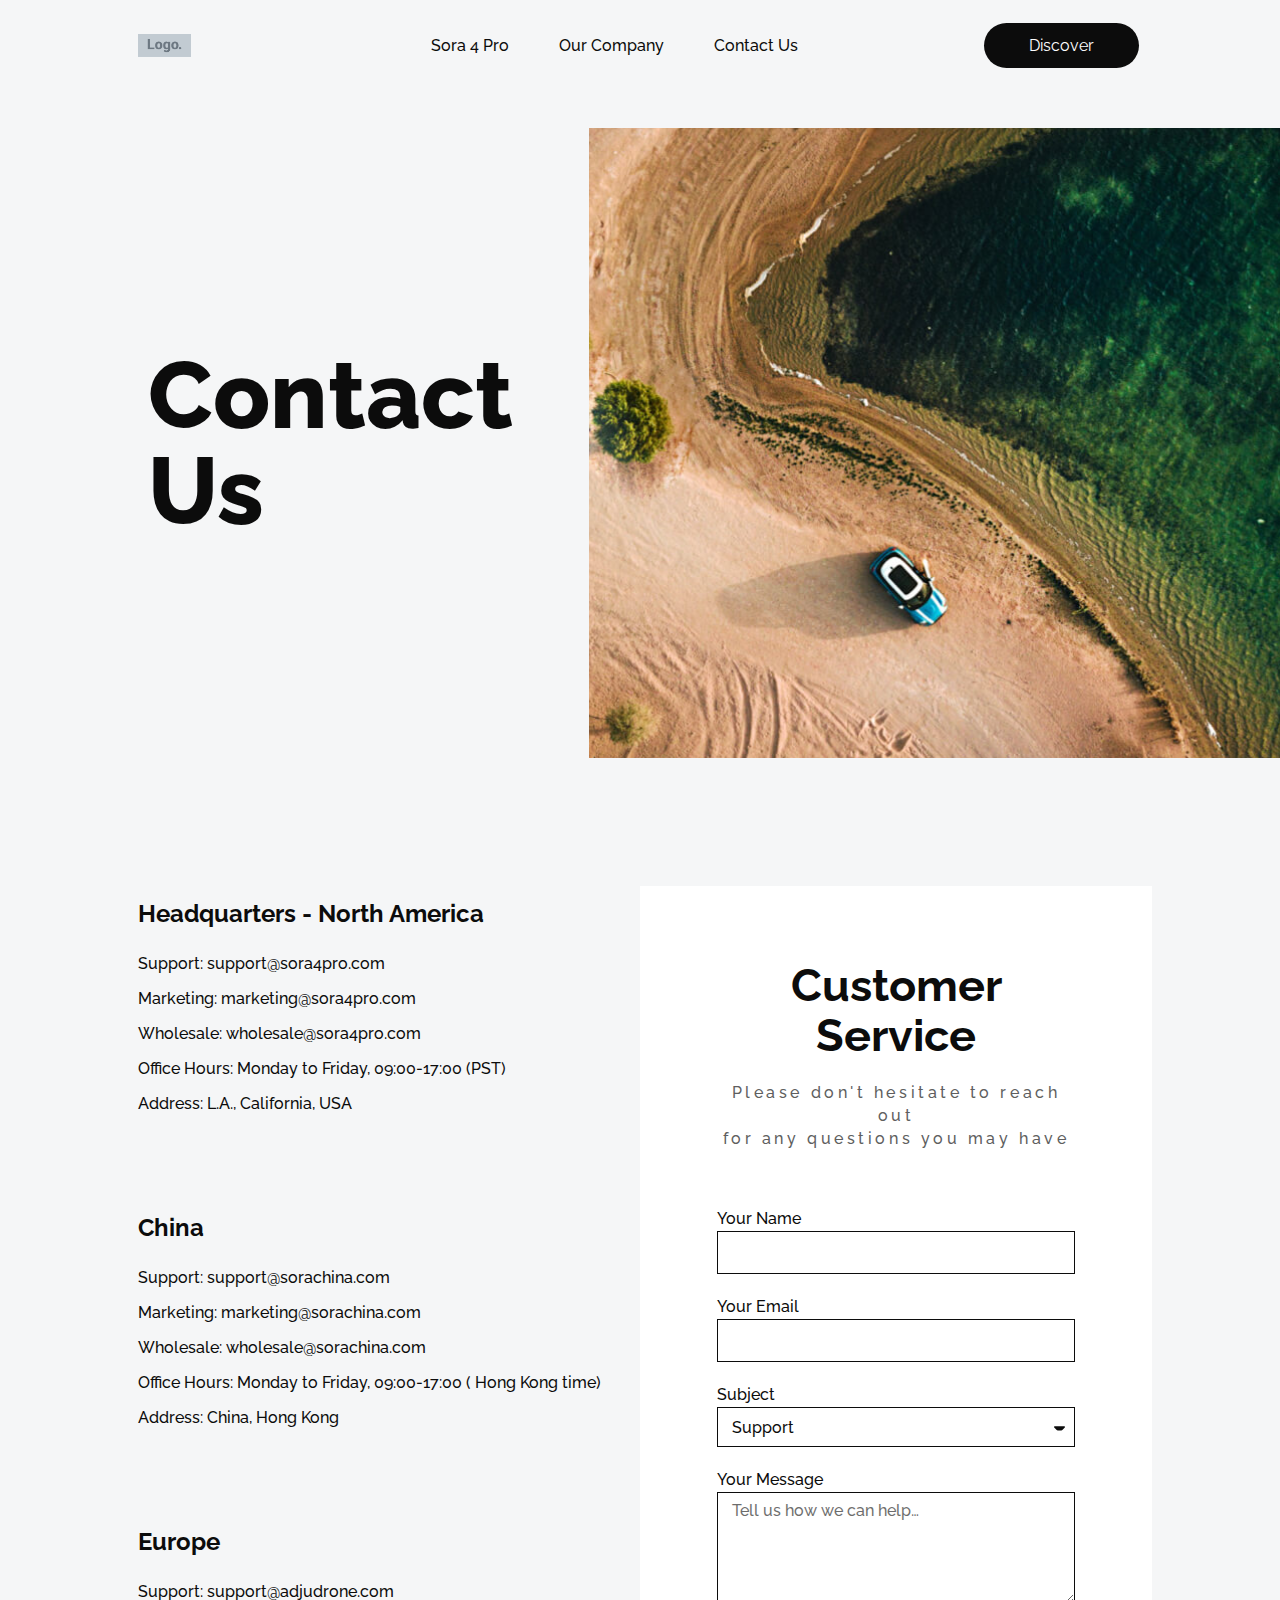
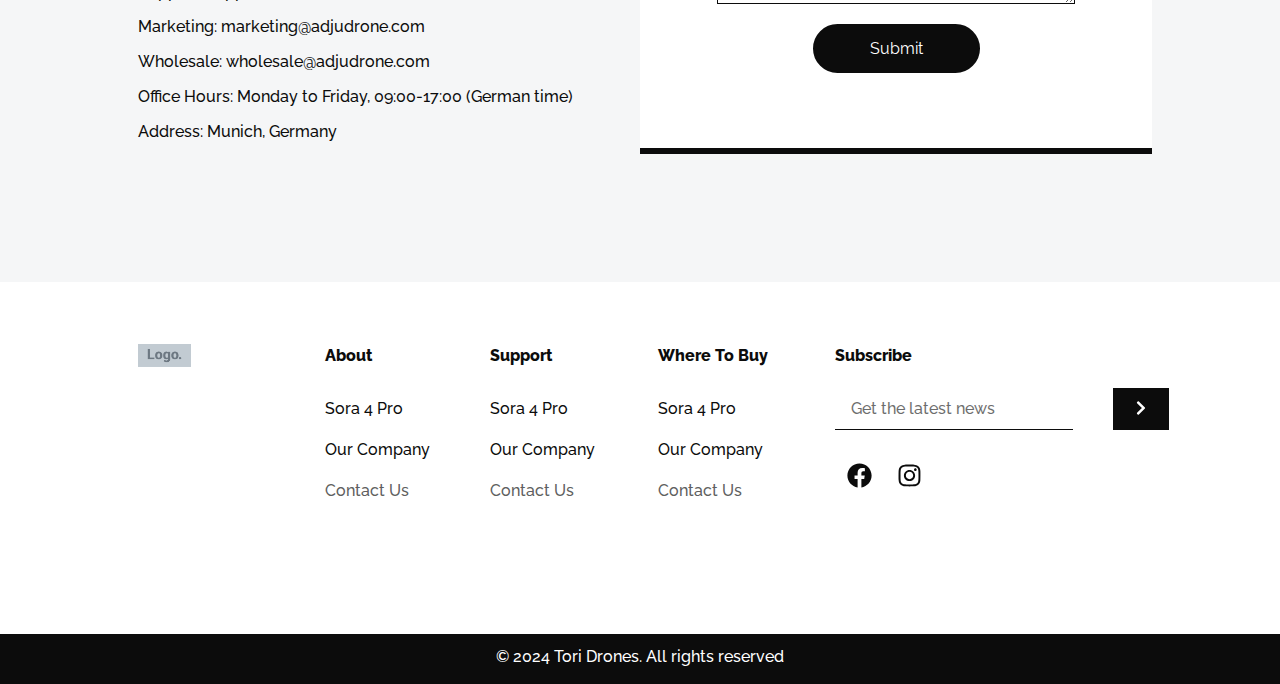
<file: contact-us/index.html>
<!doctype html>
<html lang="en-US">
<head>
	<meta charset="UTF-8">
	<meta name="viewport" content="width=device-width, initial-scale=1">
	<link rel="profile" href="https://gmpg.org/xfn/11">
	<title>Contact Us &#8211; b</title>
<meta name='robots' content='max-image-preview:large' />
<link rel="alternate" type="application/rss+xml" title="b &raquo; Feed" href="../feed/index.html" />
<link rel="alternate" type="application/rss+xml" title="b &raquo; Comments Feed" href="../comments/feed/index.html" />
<script>
window._wpemojiSettings = {"baseUrl":"https:\/\/s.w.org\/images\/core\/emoji\/15.0.3\/72x72\/","ext":".png","svgUrl":"https:\/\/s.w.org\/images\/core\/emoji\/15.0.3\/svg\/","svgExt":".svg","source":{"concatemoji":"http:\/\/d.local\/wp-includes\/js\/wp-emoji-release.min.js?ver=6.6.1"}};
/*! This file is auto-generated */
!function(i,n){var o,s,e;function c(e){try{var t={supportTests:e,timestamp:(new Date).valueOf()};sessionStorage.setItem(o,JSON.stringify(t))}catch(e){}}function p(e,t,n){e.clearRect(0,0,e.canvas.width,e.canvas.height),e.fillText(t,0,0);var t=new Uint32Array(e.getImageData(0,0,e.canvas.width,e.canvas.height).data),r=(e.clearRect(0,0,e.canvas.width,e.canvas.height),e.fillText(n,0,0),new Uint32Array(e.getImageData(0,0,e.canvas.width,e.canvas.height).data));return t.every(function(e,t){return e===r[t]})}function u(e,t,n){switch(t){case"flag":return n(e,"\ud83c\udff3\ufe0f\u200d\u26a7\ufe0f","\ud83c\udff3\ufe0f\u200b\u26a7\ufe0f")?!1:!n(e,"\ud83c\uddfa\ud83c\uddf3","\ud83c\uddfa\u200b\ud83c\uddf3")&&!n(e,"\ud83c\udff4\udb40\udc67\udb40\udc62\udb40\udc65\udb40\udc6e\udb40\udc67\udb40\udc7f","\ud83c\udff4\u200b\udb40\udc67\u200b\udb40\udc62\u200b\udb40\udc65\u200b\udb40\udc6e\u200b\udb40\udc67\u200b\udb40\udc7f");case"emoji":return!n(e,"\ud83d\udc26\u200d\u2b1b","\ud83d\udc26\u200b\u2b1b")}return!1}function f(e,t,n){var r="undefined"!=typeof WorkerGlobalScope&&self instanceof WorkerGlobalScope?new OffscreenCanvas(300,150):i.createElement("canvas"),a=r.getContext("2d",{willReadFrequently:!0}),o=(a.textBaseline="top",a.font="600 32px Arial",{});return e.forEach(function(e){o[e]=t(a,e,n)}),o}function t(e){var t=i.createElement("script");t.src=e,t.defer=!0,i.head.appendChild(t)}"undefined"!=typeof Promise&&(o="wpEmojiSettingsSupports",s=["flag","emoji"],n.supports={everything:!0,everythingExceptFlag:!0},e=new Promise(function(e){i.addEventListener("DOMContentLoaded",e,{once:!0})}),new Promise(function(t){var n=function(){try{var e=JSON.parse(sessionStorage.getItem(o));if("object"==typeof e&&"number"==typeof e.timestamp&&(new Date).valueOf()<e.timestamp+604800&&"object"==typeof e.supportTests)return e.supportTests}catch(e){}return null}();if(!n){if("undefined"!=typeof Worker&&"undefined"!=typeof OffscreenCanvas&&"undefined"!=typeof URL&&URL.createObjectURL&&"undefined"!=typeof Blob)try{var e="postMessage("+f.toString()+"("+[JSON.stringify(s),u.toString(),p.toString()].join(",")+"));",r=new Blob([e],{type:"text/javascript"}),a=new Worker(URL.createObjectURL(r),{name:"wpTestEmojiSupports"});return void(a.onmessage=function(e){c(n=e.data),a.terminate(),t(n)})}catch(e){}c(n=f(s,u,p))}t(n)}).then(function(e){for(var t in e)n.supports[t]=e[t],n.supports.everything=n.supports.everything&&n.supports[t],"flag"!==t&&(n.supports.everythingExceptFlag=n.supports.everythingExceptFlag&&n.supports[t]);n.supports.everythingExceptFlag=n.supports.everythingExceptFlag&&!n.supports.flag,n.DOMReady=!1,n.readyCallback=function(){n.DOMReady=!0}}).then(function(){return e}).then(function(){var e;n.supports.everything||(n.readyCallback(),(e=n.source||{}).concatemoji?t(e.concatemoji):e.wpemoji&&e.twemoji&&(t(e.twemoji),t(e.wpemoji)))}))}((window,document),window._wpemojiSettings);
</script>
<style id='wp-emoji-styles-inline-css'>

	img.wp-smiley, img.emoji {
		display: inline !important;
		border: none !important;
		box-shadow: none !important;
		height: 1em !important;
		width: 1em !important;
		margin: 0 0.07em !important;
		vertical-align: -0.1em !important;
		background: none !important;
		padding: 0 !important;
	}
</style>
<style id='classic-theme-styles-inline-css'>
/*! This file is auto-generated */
.wp-block-button__link{color:#fff;background-color:#32373c;border-radius:9999px;box-shadow:none;text-decoration:none;padding:calc(.667em + 2px) calc(1.333em + 2px);font-size:1.125em}.wp-block-file__button{background:#32373c;color:#fff;text-decoration:none}
</style>
<style id='global-styles-inline-css'>
:root{--wp--preset--aspect-ratio--square: 1;--wp--preset--aspect-ratio--4-3: 4/3;--wp--preset--aspect-ratio--3-4: 3/4;--wp--preset--aspect-ratio--3-2: 3/2;--wp--preset--aspect-ratio--2-3: 2/3;--wp--preset--aspect-ratio--16-9: 16/9;--wp--preset--aspect-ratio--9-16: 9/16;--wp--preset--color--black: #000000;--wp--preset--color--cyan-bluish-gray: #abb8c3;--wp--preset--color--white: #ffffff;--wp--preset--color--pale-pink: #f78da7;--wp--preset--color--vivid-red: #cf2e2e;--wp--preset--color--luminous-vivid-orange: #ff6900;--wp--preset--color--luminous-vivid-amber: #fcb900;--wp--preset--color--light-green-cyan: #7bdcb5;--wp--preset--color--vivid-green-cyan: #00d084;--wp--preset--color--pale-cyan-blue: #8ed1fc;--wp--preset--color--vivid-cyan-blue: #0693e3;--wp--preset--color--vivid-purple: #9b51e0;--wp--preset--gradient--vivid-cyan-blue-to-vivid-purple: linear-gradient(135deg,rgba(6,147,227,1) 0%,rgb(155,81,224) 100%);--wp--preset--gradient--light-green-cyan-to-vivid-green-cyan: linear-gradient(135deg,rgb(122,220,180) 0%,rgb(0,208,130) 100%);--wp--preset--gradient--luminous-vivid-amber-to-luminous-vivid-orange: linear-gradient(135deg,rgba(252,185,0,1) 0%,rgba(255,105,0,1) 100%);--wp--preset--gradient--luminous-vivid-orange-to-vivid-red: linear-gradient(135deg,rgba(255,105,0,1) 0%,rgb(207,46,46) 100%);--wp--preset--gradient--very-light-gray-to-cyan-bluish-gray: linear-gradient(135deg,rgb(238,238,238) 0%,rgb(169,184,195) 100%);--wp--preset--gradient--cool-to-warm-spectrum: linear-gradient(135deg,rgb(74,234,220) 0%,rgb(151,120,209) 20%,rgb(207,42,186) 40%,rgb(238,44,130) 60%,rgb(251,105,98) 80%,rgb(254,248,76) 100%);--wp--preset--gradient--blush-light-purple: linear-gradient(135deg,rgb(255,206,236) 0%,rgb(152,150,240) 100%);--wp--preset--gradient--blush-bordeaux: linear-gradient(135deg,rgb(254,205,165) 0%,rgb(254,45,45) 50%,rgb(107,0,62) 100%);--wp--preset--gradient--luminous-dusk: linear-gradient(135deg,rgb(255,203,112) 0%,rgb(199,81,192) 50%,rgb(65,88,208) 100%);--wp--preset--gradient--pale-ocean: linear-gradient(135deg,rgb(255,245,203) 0%,rgb(182,227,212) 50%,rgb(51,167,181) 100%);--wp--preset--gradient--electric-grass: linear-gradient(135deg,rgb(202,248,128) 0%,rgb(113,206,126) 100%);--wp--preset--gradient--midnight: linear-gradient(135deg,rgb(2,3,129) 0%,rgb(40,116,252) 100%);--wp--preset--font-size--small: 13px;--wp--preset--font-size--medium: 20px;--wp--preset--font-size--large: 36px;--wp--preset--font-size--x-large: 42px;--wp--preset--spacing--20: 0.44rem;--wp--preset--spacing--30: 0.67rem;--wp--preset--spacing--40: 1rem;--wp--preset--spacing--50: 1.5rem;--wp--preset--spacing--60: 2.25rem;--wp--preset--spacing--70: 3.38rem;--wp--preset--spacing--80: 5.06rem;--wp--preset--shadow--natural: 6px 6px 9px rgba(0, 0, 0, 0.2);--wp--preset--shadow--deep: 12px 12px 50px rgba(0, 0, 0, 0.4);--wp--preset--shadow--sharp: 6px 6px 0px rgba(0, 0, 0, 0.2);--wp--preset--shadow--outlined: 6px 6px 0px -3px rgba(255, 255, 255, 1), 6px 6px rgba(0, 0, 0, 1);--wp--preset--shadow--crisp: 6px 6px 0px rgba(0, 0, 0, 1);}:where(.is-layout-flex){gap: 0.5em;}:where(.is-layout-grid){gap: 0.5em;}body .is-layout-flex{display: flex;}.is-layout-flex{flex-wrap: wrap;align-items: center;}.is-layout-flex > :is(*, div){margin: 0;}body .is-layout-grid{display: grid;}.is-layout-grid > :is(*, div){margin: 0;}:where(.wp-block-columns.is-layout-flex){gap: 2em;}:where(.wp-block-columns.is-layout-grid){gap: 2em;}:where(.wp-block-post-template.is-layout-flex){gap: 1.25em;}:where(.wp-block-post-template.is-layout-grid){gap: 1.25em;}.has-black-color{color: var(--wp--preset--color--black) !important;}.has-cyan-bluish-gray-color{color: var(--wp--preset--color--cyan-bluish-gray) !important;}.has-white-color{color: var(--wp--preset--color--white) !important;}.has-pale-pink-color{color: var(--wp--preset--color--pale-pink) !important;}.has-vivid-red-color{color: var(--wp--preset--color--vivid-red) !important;}.has-luminous-vivid-orange-color{color: var(--wp--preset--color--luminous-vivid-orange) !important;}.has-luminous-vivid-amber-color{color: var(--wp--preset--color--luminous-vivid-amber) !important;}.has-light-green-cyan-color{color: var(--wp--preset--color--light-green-cyan) !important;}.has-vivid-green-cyan-color{color: var(--wp--preset--color--vivid-green-cyan) !important;}.has-pale-cyan-blue-color{color: var(--wp--preset--color--pale-cyan-blue) !important;}.has-vivid-cyan-blue-color{color: var(--wp--preset--color--vivid-cyan-blue) !important;}.has-vivid-purple-color{color: var(--wp--preset--color--vivid-purple) !important;}.has-black-background-color{background-color: var(--wp--preset--color--black) !important;}.has-cyan-bluish-gray-background-color{background-color: var(--wp--preset--color--cyan-bluish-gray) !important;}.has-white-background-color{background-color: var(--wp--preset--color--white) !important;}.has-pale-pink-background-color{background-color: var(--wp--preset--color--pale-pink) !important;}.has-vivid-red-background-color{background-color: var(--wp--preset--color--vivid-red) !important;}.has-luminous-vivid-orange-background-color{background-color: var(--wp--preset--color--luminous-vivid-orange) !important;}.has-luminous-vivid-amber-background-color{background-color: var(--wp--preset--color--luminous-vivid-amber) !important;}.has-light-green-cyan-background-color{background-color: var(--wp--preset--color--light-green-cyan) !important;}.has-vivid-green-cyan-background-color{background-color: var(--wp--preset--color--vivid-green-cyan) !important;}.has-pale-cyan-blue-background-color{background-color: var(--wp--preset--color--pale-cyan-blue) !important;}.has-vivid-cyan-blue-background-color{background-color: var(--wp--preset--color--vivid-cyan-blue) !important;}.has-vivid-purple-background-color{background-color: var(--wp--preset--color--vivid-purple) !important;}.has-black-border-color{border-color: var(--wp--preset--color--black) !important;}.has-cyan-bluish-gray-border-color{border-color: var(--wp--preset--color--cyan-bluish-gray) !important;}.has-white-border-color{border-color: var(--wp--preset--color--white) !important;}.has-pale-pink-border-color{border-color: var(--wp--preset--color--pale-pink) !important;}.has-vivid-red-border-color{border-color: var(--wp--preset--color--vivid-red) !important;}.has-luminous-vivid-orange-border-color{border-color: var(--wp--preset--color--luminous-vivid-orange) !important;}.has-luminous-vivid-amber-border-color{border-color: var(--wp--preset--color--luminous-vivid-amber) !important;}.has-light-green-cyan-border-color{border-color: var(--wp--preset--color--light-green-cyan) !important;}.has-vivid-green-cyan-border-color{border-color: var(--wp--preset--color--vivid-green-cyan) !important;}.has-pale-cyan-blue-border-color{border-color: var(--wp--preset--color--pale-cyan-blue) !important;}.has-vivid-cyan-blue-border-color{border-color: var(--wp--preset--color--vivid-cyan-blue) !important;}.has-vivid-purple-border-color{border-color: var(--wp--preset--color--vivid-purple) !important;}.has-vivid-cyan-blue-to-vivid-purple-gradient-background{background: var(--wp--preset--gradient--vivid-cyan-blue-to-vivid-purple) !important;}.has-light-green-cyan-to-vivid-green-cyan-gradient-background{background: var(--wp--preset--gradient--light-green-cyan-to-vivid-green-cyan) !important;}.has-luminous-vivid-amber-to-luminous-vivid-orange-gradient-background{background: var(--wp--preset--gradient--luminous-vivid-amber-to-luminous-vivid-orange) !important;}.has-luminous-vivid-orange-to-vivid-red-gradient-background{background: var(--wp--preset--gradient--luminous-vivid-orange-to-vivid-red) !important;}.has-very-light-gray-to-cyan-bluish-gray-gradient-background{background: var(--wp--preset--gradient--very-light-gray-to-cyan-bluish-gray) !important;}.has-cool-to-warm-spectrum-gradient-background{background: var(--wp--preset--gradient--cool-to-warm-spectrum) !important;}.has-blush-light-purple-gradient-background{background: var(--wp--preset--gradient--blush-light-purple) !important;}.has-blush-bordeaux-gradient-background{background: var(--wp--preset--gradient--blush-bordeaux) !important;}.has-luminous-dusk-gradient-background{background: var(--wp--preset--gradient--luminous-dusk) !important;}.has-pale-ocean-gradient-background{background: var(--wp--preset--gradient--pale-ocean) !important;}.has-electric-grass-gradient-background{background: var(--wp--preset--gradient--electric-grass) !important;}.has-midnight-gradient-background{background: var(--wp--preset--gradient--midnight) !important;}.has-small-font-size{font-size: var(--wp--preset--font-size--small) !important;}.has-medium-font-size{font-size: var(--wp--preset--font-size--medium) !important;}.has-large-font-size{font-size: var(--wp--preset--font-size--large) !important;}.has-x-large-font-size{font-size: var(--wp--preset--font-size--x-large) !important;}
:where(.wp-block-post-template.is-layout-flex){gap: 1.25em;}:where(.wp-block-post-template.is-layout-grid){gap: 1.25em;}
:where(.wp-block-columns.is-layout-flex){gap: 2em;}:where(.wp-block-columns.is-layout-grid){gap: 2em;}
:root :where(.wp-block-pullquote){font-size: 1.5em;line-height: 1.6;}
</style>
<link rel='stylesheet' id='hello-elementor-css' href='../wp-content/themes/hello-elementor/style.min.css@ver=3.1.1.css' media='all' />
<link rel='stylesheet' id='hello-elementor-theme-style-css' href='../wp-content/themes/hello-elementor/theme.min.css@ver=3.1.1.css' media='all' />
<link rel='stylesheet' id='hello-elementor-header-footer-css' href='../wp-content/themes/hello-elementor/header-footer.min.css@ver=3.1.1.css' media='all' />
<link rel='stylesheet' id='elementor-frontend-css' href='../wp-content/plugins/elementor/assets/css/frontend-lite.min.css@ver=3.23.4.css' media='all' />
<link rel='stylesheet' id='elementor-post-16-css' href='../wp-content/uploads/elementor/css/post-16.css@ver=1724194095.css' media='all' />
<link rel='stylesheet' id='swiper-css' href='../wp-content/plugins/elementor/assets/lib/swiper/v8/css/swiper.min.css@ver=8.4.5.css' media='all' />
<link rel='stylesheet' id='elementor-pro-css' href='../wp-content/plugins/elementor-pro-3.23.3/assets/css/frontend-lite.min.css@ver=3.23.3.css' media='all' />
<link rel='stylesheet' id='elementor-global-css' href='../wp-content/uploads/elementor/css/global.css@ver=1724194096.css' media='all' />
<link rel='stylesheet' id='elementor-post-34-css' href='../wp-content/uploads/elementor/css/post-34.css@ver=1724194111.css' media='all' />
<link rel='stylesheet' id='elementor-post-30-css' href='../wp-content/uploads/elementor/css/post-30.css@ver=1724194096.css' media='all' />
<link rel='stylesheet' id='elementor-post-26-css' href='../wp-content/uploads/elementor/css/post-26.css@ver=1724194096.css' media='all' />
<link rel='stylesheet' id='hello-elementor-child-style-css' href='../wp-content/themes/hello-theme-child-master/style.css@ver=2.0.0.css' media='all' />
<link rel='stylesheet' id='google-fonts-1-css' href='https://fonts.googleapis.com/css?family=Raleway%3A100%2C100italic%2C200%2C200italic%2C300%2C300italic%2C400%2C400italic%2C500%2C500italic%2C600%2C600italic%2C700%2C700italic%2C800%2C800italic%2C900%2C900italic&#038;display=swap&#038;ver=6.6.1' media='all' />
<link rel="preconnect" href="https://fonts.gstatic.com/" crossorigin><link rel="https://api.w.org/" href="../wp-json/index.html" /><link rel="alternate" title="JSON" type="application/json" href="../wp-json/wp/v2/pages/34" /><link rel="EditURI" type="application/rsd+xml" title="RSD" href="../xmlrpc.php@rsd" />
<meta name="generator" content="WordPress 6.6.1" />
<link rel="canonical" href="../index.html@p=34.html" />
<link rel='shortlink' href='../index.html@p=34.html' />
<link rel="alternate" title="oEmbed (JSON)" type="application/json+oembed" href="../wp-json/oembed/1.0/embed@url=http%253A%252F%252Fd.local%252Fcontact-us%252F" />
<link rel="alternate" title="oEmbed (XML)" type="text/xml+oembed" href="../wp-json/oembed/1.0/embed@url=http%253A%252F%252Fd.local%252Fcontact-us%252F&amp;format=xml" />
<meta name="generator" content="Elementor 3.23.4; features: e_optimized_css_loading, e_font_icon_svg, additional_custom_breakpoints, e_optimized_control_loading, e_lazyload, e_element_cache; settings: css_print_method-external, google_font-enabled, font_display-swap">
			<style>
				.e-con.e-parent:nth-of-type(n+4):not(.e-lazyloaded):not(.e-no-lazyload),
				.e-con.e-parent:nth-of-type(n+4):not(.e-lazyloaded):not(.e-no-lazyload) * {
					background-image: none !important;
				}
				@media screen and (max-height: 1024px) {
					.e-con.e-parent:nth-of-type(n+3):not(.e-lazyloaded):not(.e-no-lazyload),
					.e-con.e-parent:nth-of-type(n+3):not(.e-lazyloaded):not(.e-no-lazyload) * {
						background-image: none !important;
					}
				}
				@media screen and (max-height: 640px) {
					.e-con.e-parent:nth-of-type(n+2):not(.e-lazyloaded):not(.e-no-lazyload),
					.e-con.e-parent:nth-of-type(n+2):not(.e-lazyloaded):not(.e-no-lazyload) * {
						background-image: none !important;
					}
				}
			</style>
			</head>
<body class="page-template page-template-elementor_header_footer page page-id-34 elementor-default elementor-template-full-width elementor-kit-16 elementor-page elementor-page-34">


<a class="skip-link screen-reader-text" href="../index.html@p=34.html#content">Skip to content</a>

		<header data-elementor-type="header" data-elementor-id="30" class="elementor elementor-30 elementor-location-header" data-elementor-post-type="elementor_library">
					<header class="elementor-section elementor-top-section elementor-element elementor-element-148c799a elementor-section-full_width elementor-section-height-min-height elementor-section-content-middle elementor-section-height-default elementor-section-items-middle" data-id="148c799a" data-element_type="section">
						<div class="elementor-container elementor-column-gap-default">
					<div class="elementor-column elementor-col-33 elementor-top-column elementor-element elementor-element-4956403e" data-id="4956403e" data-element_type="column">
			<div class="elementor-widget-wrap elementor-element-populated">
						<div class="elementor-element elementor-element-dc6b9b1 elementor-widget elementor-widget-theme-site-logo elementor-widget-image" data-id="dc6b9b1" data-element_type="widget" data-widget_type="theme-site-logo.default">
				<div class="elementor-widget-container">
			<style>/*! elementor - v3.23.0 - 05-08-2024 */
.elementor-widget-image{text-align:center}.elementor-widget-image a{display:inline-block}.elementor-widget-image a img[src$=".svg"]{width:48px}.elementor-widget-image img{vertical-align:middle;display:inline-block}</style>						<a href="../index.html">
			<img src="../wp-content/plugins/elementor-pro-3.23.3/assets/images/logo-placeholder.png" title="" alt="" loading="lazy" />				</a>
									</div>
				</div>
					</div>
		</div>
				<div class="elementor-column elementor-col-33 elementor-top-column elementor-element elementor-element-42d8efbd" data-id="42d8efbd" data-element_type="column">
			<div class="elementor-widget-wrap elementor-element-populated">
						<div class="elementor-element elementor-element-59f0b210 elementor-nav-menu__align-center elementor-nav-menu--stretch elementor-nav-menu--dropdown-tablet elementor-nav-menu__text-align-aside elementor-nav-menu--toggle elementor-nav-menu--burger elementor-widget elementor-widget-nav-menu" data-id="59f0b210" data-element_type="widget" data-settings="{&quot;full_width&quot;:&quot;stretch&quot;,&quot;layout&quot;:&quot;horizontal&quot;,&quot;submenu_icon&quot;:{&quot;value&quot;:&quot;&lt;svg class=\&quot;e-font-icon-svg e-fas-caret-down\&quot; viewBox=\&quot;0 0 320 512\&quot; xmlns=\&quot;http:\/\/www.w3.org\/2000\/svg\&quot;&gt;&lt;path d=\&quot;M31.3 192h257.3c17.8 0 26.7 21.5 14.1 34.1L174.1 354.8c-7.8 7.8-20.5 7.8-28.3 0L17.2 226.1C4.6 213.5 13.5 192 31.3 192z\&quot;&gt;&lt;\/path&gt;&lt;\/svg&gt;&quot;,&quot;library&quot;:&quot;fa-solid&quot;},&quot;toggle&quot;:&quot;burger&quot;}" data-widget_type="nav-menu.default">
				<div class="elementor-widget-container">
			<link rel="stylesheet" href="../wp-content/plugins/elementor-pro-3.23.3/assets/css/widget-nav-menu.min.css@ver=1724193920.css">			<nav aria-label="Menu" class="elementor-nav-menu--main elementor-nav-menu__container elementor-nav-menu--layout-horizontal e--pointer-text e--animation-float">
				<ul id="menu-1-59f0b210" class="elementor-nav-menu"><li class="menu-item menu-item-type-post_type menu-item-object-page menu-item-110"><a href="../index.html@p=64.html" class="elementor-item">Sora 4 Pro</a></li>
<li class="menu-item menu-item-type-post_type menu-item-object-page menu-item-111"><a href="../index.html@p=39.html" class="elementor-item">Our Company</a></li>
<li class="menu-item menu-item-type-post_type menu-item-object-page current-menu-item page_item page-item-34 current_page_item menu-item-112"><a href="../index.html@p=34.html" aria-current="page" class="elementor-item elementor-item-active">Contact Us</a></li>
</ul>			</nav>
					<div class="elementor-menu-toggle" role="button" tabindex="0" aria-label="Menu Toggle" aria-expanded="false">
			<svg aria-hidden="true" role="presentation" class="elementor-menu-toggle__icon--open e-font-icon-svg e-eicon-menu-bar" viewBox="0 0 1000 1000" xmlns="http://www.w3.org/2000/svg"><path d="M104 333H896C929 333 958 304 958 271S929 208 896 208H104C71 208 42 237 42 271S71 333 104 333ZM104 583H896C929 583 958 554 958 521S929 458 896 458H104C71 458 42 487 42 521S71 583 104 583ZM104 833H896C929 833 958 804 958 771S929 708 896 708H104C71 708 42 737 42 771S71 833 104 833Z"></path></svg><svg aria-hidden="true" role="presentation" class="elementor-menu-toggle__icon--close e-font-icon-svg e-eicon-close" viewBox="0 0 1000 1000" xmlns="http://www.w3.org/2000/svg"><path d="M742 167L500 408 258 167C246 154 233 150 217 150 196 150 179 158 167 167 154 179 150 196 150 212 150 229 154 242 171 254L408 500 167 742C138 771 138 800 167 829 196 858 225 858 254 829L496 587 738 829C750 842 767 846 783 846 800 846 817 842 829 829 842 817 846 804 846 783 846 767 842 750 829 737L588 500 833 258C863 229 863 200 833 171 804 137 775 137 742 167Z"></path></svg>			<span class="elementor-screen-only">Menu</span>
		</div>
					<nav class="elementor-nav-menu--dropdown elementor-nav-menu__container" aria-hidden="true">
				<ul id="menu-2-59f0b210" class="elementor-nav-menu"><li class="menu-item menu-item-type-post_type menu-item-object-page menu-item-110"><a href="../index.html@p=64.html" class="elementor-item" tabindex="-1">Sora 4 Pro</a></li>
<li class="menu-item menu-item-type-post_type menu-item-object-page menu-item-111"><a href="../index.html@p=39.html" class="elementor-item" tabindex="-1">Our Company</a></li>
<li class="menu-item menu-item-type-post_type menu-item-object-page current-menu-item page_item page-item-34 current_page_item menu-item-112"><a href="../index.html@p=34.html" aria-current="page" class="elementor-item elementor-item-active" tabindex="-1">Contact Us</a></li>
</ul>			</nav>
				</div>
				</div>
					</div>
		</div>
				<div class="elementor-column elementor-col-33 elementor-top-column elementor-element elementor-element-20681af8" data-id="20681af8" data-element_type="column">
			<div class="elementor-widget-wrap elementor-element-populated">
						<div class="elementor-element elementor-element-350d7d19 elementor-align-right elementor-widget elementor-widget-button" data-id="350d7d19" data-element_type="widget" data-widget_type="button.default">
				<div class="elementor-widget-container">
					<div class="elementor-button-wrapper">
			<a class="elementor-button elementor-button-link elementor-size-sm" href="https://library.elementor.com/drone-product/sora-4-pro/">
						<span class="elementor-button-content-wrapper">
									<span class="elementor-button-text">Discover</span>
					</span>
					</a>
		</div>
				</div>
				</div>
					</div>
		</div>
					</div>
		</header>
				</header>
				<div data-elementor-type="wp-page" data-elementor-id="34" class="elementor elementor-34" data-elementor-post-type="page">
						<header class="elementor-section elementor-top-section elementor-element elementor-element-4dfe921b elementor-section-full_width elementor-section-height-min-height elementor-section-items-stretch elementor-section-content-middle elementor-section-height-default" data-id="4dfe921b" data-element_type="section">
						<div class="elementor-container elementor-column-gap-default">
					<div class="elementor-column elementor-col-50 elementor-top-column elementor-element elementor-element-31d85ff2" data-id="31d85ff2" data-element_type="column">
			<div class="elementor-widget-wrap elementor-element-populated">
						<section class="elementor-section elementor-inner-section elementor-element elementor-element-779b18a4 elementor-section-boxed elementor-section-height-default elementor-section-height-default" data-id="779b18a4" data-element_type="section">
						<div class="elementor-container elementor-column-gap-default">
					<div class="elementor-column elementor-col-100 elementor-inner-column elementor-element elementor-element-137db3c3" data-id="137db3c3" data-element_type="column">
			<div class="elementor-widget-wrap elementor-element-populated">
						<div class="elementor-element elementor-element-3e6f51d0 animated-slow elementor-invisible elementor-widget elementor-widget-heading" data-id="3e6f51d0" data-element_type="widget" data-settings="{&quot;_animation&quot;:&quot;fadeIn&quot;}" data-widget_type="heading.default">
				<div class="elementor-widget-container">
			<style>/*! elementor - v3.23.0 - 05-08-2024 */
.elementor-heading-title{padding:0;margin:0;line-height:1}.elementor-widget-heading .elementor-heading-title[class*=elementor-size-]>a{color:inherit;font-size:inherit;line-height:inherit}.elementor-widget-heading .elementor-heading-title.elementor-size-small{font-size:15px}.elementor-widget-heading .elementor-heading-title.elementor-size-medium{font-size:19px}.elementor-widget-heading .elementor-heading-title.elementor-size-large{font-size:29px}.elementor-widget-heading .elementor-heading-title.elementor-size-xl{font-size:39px}.elementor-widget-heading .elementor-heading-title.elementor-size-xxl{font-size:59px}</style><h1 class="elementor-heading-title elementor-size-default">Contact Us</h1>		</div>
				</div>
					</div>
		</div>
					</div>
		</section>
					</div>
		</div>
				<div class="elementor-column elementor-col-50 elementor-top-column elementor-element elementor-element-72c33ac8" data-id="72c33ac8" data-element_type="column" data-settings="{&quot;background_background&quot;:&quot;classic&quot;,&quot;background_motion_fx_motion_fx_scrolling&quot;:&quot;yes&quot;,&quot;background_motion_fx_translateY_effect&quot;:&quot;yes&quot;,&quot;background_motion_fx_translateY_speed&quot;:{&quot;unit&quot;:&quot;px&quot;,&quot;size&quot;:1.8,&quot;sizes&quot;:[]},&quot;background_motion_fx_translateY_affectedRange&quot;:{&quot;unit&quot;:&quot;%&quot;,&quot;size&quot;:&quot;&quot;,&quot;sizes&quot;:{&quot;start&quot;:0,&quot;end&quot;:100}},&quot;background_motion_fx_devices&quot;:[&quot;desktop&quot;,&quot;tablet&quot;,&quot;mobile&quot;]}">
			<div class="elementor-widget-wrap elementor-element-populated">
						<div class="elementor-element elementor-element-77221476 elementor-widget elementor-widget-spacer" data-id="77221476" data-element_type="widget" data-widget_type="spacer.default">
				<div class="elementor-widget-container">
			<style>/*! elementor - v3.23.0 - 05-08-2024 */
.elementor-column .elementor-spacer-inner{height:var(--spacer-size)}.e-con{--container-widget-width:100%}.e-con-inner>.elementor-widget-spacer,.e-con>.elementor-widget-spacer{width:var(--container-widget-width,var(--spacer-size));--align-self:var(--container-widget-align-self,initial);--flex-shrink:0}.e-con-inner>.elementor-widget-spacer>.elementor-widget-container,.e-con>.elementor-widget-spacer>.elementor-widget-container{height:100%;width:100%}.e-con-inner>.elementor-widget-spacer>.elementor-widget-container>.elementor-spacer,.e-con>.elementor-widget-spacer>.elementor-widget-container>.elementor-spacer{height:100%}.e-con-inner>.elementor-widget-spacer>.elementor-widget-container>.elementor-spacer>.elementor-spacer-inner,.e-con>.elementor-widget-spacer>.elementor-widget-container>.elementor-spacer>.elementor-spacer-inner{height:var(--container-widget-height,var(--spacer-size))}.e-con-inner>.elementor-widget-spacer.elementor-widget-empty,.e-con>.elementor-widget-spacer.elementor-widget-empty{position:relative;min-height:22px;min-width:22px}.e-con-inner>.elementor-widget-spacer.elementor-widget-empty .elementor-widget-empty-icon,.e-con>.elementor-widget-spacer.elementor-widget-empty .elementor-widget-empty-icon{position:absolute;top:0;bottom:0;left:0;right:0;margin:auto;padding:0;width:22px;height:22px}</style>		<div class="elementor-spacer">
			<div class="elementor-spacer-inner"></div>
		</div>
				</div>
				</div>
					</div>
		</div>
					</div>
		</header>
				<header class="elementor-section elementor-top-section elementor-element elementor-element-99241e4 elementor-section-full_width elementor-section-height-min-height elementor-section-items-stretch elementor-section-content-middle elementor-reverse-tablet elementor-reverse-mobile elementor-section-height-default" data-id="99241e4" data-element_type="section">
						<div class="elementor-container elementor-column-gap-default">
					<div class="elementor-column elementor-col-50 elementor-top-column elementor-element elementor-element-55a1c86f" data-id="55a1c86f" data-element_type="column">
			<div class="elementor-widget-wrap elementor-element-populated">
						<div class="elementor-element elementor-element-7bddbad7 elementor-widget elementor-widget-heading" data-id="7bddbad7" data-element_type="widget" data-widget_type="heading.default">
				<div class="elementor-widget-container">
			<h3 class="elementor-heading-title elementor-size-default">Headquarters - North America</h3>		</div>
				</div>
				<div class="elementor-element elementor-element-16616854 elementor-icon-list--layout-traditional elementor-list-item-link-full_width elementor-widget elementor-widget-icon-list" data-id="16616854" data-element_type="widget" data-widget_type="icon-list.default">
				<div class="elementor-widget-container">
			<link rel="stylesheet" href="../wp-content/plugins/elementor/assets/css/widget-icon-list.min.css">		<ul class="elementor-icon-list-items">
							<li class="elementor-icon-list-item">
										<span class="elementor-icon-list-text">Support: support@sora4pro.com</span>
									</li>
								<li class="elementor-icon-list-item">
										<span class="elementor-icon-list-text">Marketing: marketing@sora4pro.com</span>
									</li>
								<li class="elementor-icon-list-item">
										<span class="elementor-icon-list-text">Wholesale: wholesale@sora4pro.com</span>
									</li>
								<li class="elementor-icon-list-item">
										<span class="elementor-icon-list-text">Office Hours: Monday to Friday, 09:00-17:00 (PST)</span>
									</li>
								<li class="elementor-icon-list-item">
										<span class="elementor-icon-list-text">Address: L.A., California, USA</span>
									</li>
						</ul>
				</div>
				</div>
				<div class="elementor-element elementor-element-1fbb3e7b elementor-widget elementor-widget-heading" data-id="1fbb3e7b" data-element_type="widget" data-widget_type="heading.default">
				<div class="elementor-widget-container">
			<h3 class="elementor-heading-title elementor-size-default">China</h3>		</div>
				</div>
				<div class="elementor-element elementor-element-79c89506 elementor-icon-list--layout-traditional elementor-list-item-link-full_width elementor-widget elementor-widget-icon-list" data-id="79c89506" data-element_type="widget" data-widget_type="icon-list.default">
				<div class="elementor-widget-container">
					<ul class="elementor-icon-list-items">
							<li class="elementor-icon-list-item">
										<span class="elementor-icon-list-text">Support: support@sorachina.com</span>
									</li>
								<li class="elementor-icon-list-item">
										<span class="elementor-icon-list-text">Marketing: marketing@sorachina.com</span>
									</li>
								<li class="elementor-icon-list-item">
										<span class="elementor-icon-list-text">Wholesale: wholesale@sorachina.com</span>
									</li>
								<li class="elementor-icon-list-item">
										<span class="elementor-icon-list-text">Office Hours: Monday to Friday, 09:00-17:00 ( Hong Kong time)</span>
									</li>
								<li class="elementor-icon-list-item">
										<span class="elementor-icon-list-text">Address: China, Hong Kong</span>
									</li>
						</ul>
				</div>
				</div>
				<div class="elementor-element elementor-element-1889479b elementor-widget elementor-widget-heading" data-id="1889479b" data-element_type="widget" data-widget_type="heading.default">
				<div class="elementor-widget-container">
			<h3 class="elementor-heading-title elementor-size-default">Europe</h3>		</div>
				</div>
				<div class="elementor-element elementor-element-5a9d3234 elementor-icon-list--layout-traditional elementor-list-item-link-full_width elementor-widget elementor-widget-icon-list" data-id="5a9d3234" data-element_type="widget" data-widget_type="icon-list.default">
				<div class="elementor-widget-container">
					<ul class="elementor-icon-list-items">
							<li class="elementor-icon-list-item">
										<span class="elementor-icon-list-text">Support: support@adjudrone.com</span>
									</li>
								<li class="elementor-icon-list-item">
										<span class="elementor-icon-list-text">Marketing: marketing@adjudrone.com</span>
									</li>
								<li class="elementor-icon-list-item">
										<span class="elementor-icon-list-text">Wholesale: wholesale@adjudrone.com</span>
									</li>
								<li class="elementor-icon-list-item">
										<span class="elementor-icon-list-text">Office Hours: Monday to Friday, 09:00-17:00  (German time)</span>
									</li>
								<li class="elementor-icon-list-item">
										<span class="elementor-icon-list-text">Address: Munich, Germany</span>
									</li>
						</ul>
				</div>
				</div>
					</div>
		</div>
				<div class="elementor-column elementor-col-50 elementor-top-column elementor-element elementor-element-71cc38bf" data-id="71cc38bf" data-element_type="column" data-settings="{&quot;background_background&quot;:&quot;classic&quot;}">
			<div class="elementor-widget-wrap elementor-element-populated">
						<div class="elementor-element elementor-element-7bd405f3 elementor-widget elementor-widget-heading" data-id="7bd405f3" data-element_type="widget" data-widget_type="heading.default">
				<div class="elementor-widget-container">
			<h2 class="elementor-heading-title elementor-size-default">Customer Service</h2>		</div>
				</div>
				<div class="elementor-element elementor-element-3248cb0b elementor-widget elementor-widget-heading" data-id="3248cb0b" data-element_type="widget" data-widget_type="heading.default">
				<div class="elementor-widget-container">
			<h4 class="elementor-heading-title elementor-size-default">Please don't hesitate to reach out<br>
 for any questions you may have</h4>		</div>
				</div>
				<div class="elementor-element elementor-element-1522e3b6 elementor-button-align-center elementor-widget elementor-widget-form" data-id="1522e3b6" data-element_type="widget" data-settings="{&quot;step_next_label&quot;:&quot;Next&quot;,&quot;step_previous_label&quot;:&quot;Previous&quot;,&quot;button_width&quot;:&quot;100&quot;,&quot;step_type&quot;:&quot;number_text&quot;,&quot;step_icon_shape&quot;:&quot;circle&quot;}" data-widget_type="form.default">
				<div class="elementor-widget-container">
			<style>/*! elementor-pro - v3.23.0 - 05-08-2024 */
.elementor-button.elementor-hidden,.elementor-hidden{display:none}.e-form__step{width:100%}.e-form__step:not(.elementor-hidden){display:flex;flex-wrap:wrap}.e-form__buttons{flex-wrap:wrap}.e-form__buttons,.e-form__buttons__wrapper{display:flex}.e-form__indicators{display:flex;justify-content:space-between;align-items:center;flex-wrap:nowrap;font-size:13px;margin-bottom:var(--e-form-steps-indicators-spacing)}.e-form__indicators__indicator{display:flex;flex-direction:column;align-items:center;justify-content:center;flex-basis:0;padding:0 var(--e-form-steps-divider-gap)}.e-form__indicators__indicator__progress{width:100%;position:relative;background-color:var(--e-form-steps-indicator-progress-background-color);border-radius:var(--e-form-steps-indicator-progress-border-radius);overflow:hidden}.e-form__indicators__indicator__progress__meter{width:var(--e-form-steps-indicator-progress-meter-width,0);height:var(--e-form-steps-indicator-progress-height);line-height:var(--e-form-steps-indicator-progress-height);padding-right:15px;border-radius:var(--e-form-steps-indicator-progress-border-radius);background-color:var(--e-form-steps-indicator-progress-color);color:var(--e-form-steps-indicator-progress-meter-color);text-align:right;transition:width .1s linear}.e-form__indicators__indicator:first-child{padding-left:0}.e-form__indicators__indicator:last-child{padding-right:0}.e-form__indicators__indicator--state-inactive{color:var(--e-form-steps-indicator-inactive-primary-color,#c2cbd2)}.e-form__indicators__indicator--state-inactive [class*=indicator--shape-]:not(.e-form__indicators__indicator--shape-none){background-color:var(--e-form-steps-indicator-inactive-secondary-color,#fff)}.e-form__indicators__indicator--state-inactive object,.e-form__indicators__indicator--state-inactive svg{fill:var(--e-form-steps-indicator-inactive-primary-color,#c2cbd2)}.e-form__indicators__indicator--state-active{color:var(--e-form-steps-indicator-active-primary-color,#39b54a);border-color:var(--e-form-steps-indicator-active-secondary-color,#fff)}.e-form__indicators__indicator--state-active [class*=indicator--shape-]:not(.e-form__indicators__indicator--shape-none){background-color:var(--e-form-steps-indicator-active-secondary-color,#fff)}.e-form__indicators__indicator--state-active object,.e-form__indicators__indicator--state-active svg{fill:var(--e-form-steps-indicator-active-primary-color,#39b54a)}.e-form__indicators__indicator--state-completed{color:var(--e-form-steps-indicator-completed-secondary-color,#fff)}.e-form__indicators__indicator--state-completed [class*=indicator--shape-]:not(.e-form__indicators__indicator--shape-none){background-color:var(--e-form-steps-indicator-completed-primary-color,#39b54a)}.e-form__indicators__indicator--state-completed .e-form__indicators__indicator__label{color:var(--e-form-steps-indicator-completed-primary-color,#39b54a)}.e-form__indicators__indicator--state-completed .e-form__indicators__indicator--shape-none{color:var(--e-form-steps-indicator-completed-primary-color,#39b54a);background-color:initial}.e-form__indicators__indicator--state-completed object,.e-form__indicators__indicator--state-completed svg{fill:var(--e-form-steps-indicator-completed-secondary-color,#fff)}.e-form__indicators__indicator__icon{width:var(--e-form-steps-indicator-padding,30px);height:var(--e-form-steps-indicator-padding,30px);font-size:var(--e-form-steps-indicator-icon-size);border-width:1px;border-style:solid;display:flex;justify-content:center;align-items:center;overflow:hidden;margin-bottom:10px}.e-form__indicators__indicator__icon img,.e-form__indicators__indicator__icon object,.e-form__indicators__indicator__icon svg{width:var(--e-form-steps-indicator-icon-size);height:auto}.e-form__indicators__indicator__icon .e-font-icon-svg{height:1em}.e-form__indicators__indicator__number{width:var(--e-form-steps-indicator-padding,30px);height:var(--e-form-steps-indicator-padding,30px);border-width:1px;border-style:solid;display:flex;justify-content:center;align-items:center;margin-bottom:10px}.e-form__indicators__indicator--shape-circle{border-radius:50%}.e-form__indicators__indicator--shape-square{border-radius:0}.e-form__indicators__indicator--shape-rounded{border-radius:5px}.e-form__indicators__indicator--shape-none{border:0}.e-form__indicators__indicator__label{text-align:center}.e-form__indicators__indicator__separator{width:100%;height:var(--e-form-steps-divider-width);background-color:#babfc5}.e-form__indicators--type-icon,.e-form__indicators--type-icon_text,.e-form__indicators--type-number,.e-form__indicators--type-number_text{align-items:flex-start}.e-form__indicators--type-icon .e-form__indicators__indicator__separator,.e-form__indicators--type-icon_text .e-form__indicators__indicator__separator,.e-form__indicators--type-number .e-form__indicators__indicator__separator,.e-form__indicators--type-number_text .e-form__indicators__indicator__separator{margin-top:calc(var(--e-form-steps-indicator-padding, 30px) / 2 - var(--e-form-steps-divider-width, 1px) / 2)}.elementor-field-type-hidden{display:none}.elementor-field-type-html{display:inline-block}.elementor-field-type-tel input{direction:inherit}.elementor-login .elementor-lost-password,.elementor-login .elementor-remember-me{font-size:.85em}.elementor-field-type-recaptcha_v3 .elementor-field-label{display:none}.elementor-field-type-recaptcha_v3 .grecaptcha-badge{z-index:1}.elementor-button .elementor-form-spinner{order:3}.elementor-form .elementor-button .elementor-button-content-wrapper{align-items:center}.elementor-form .elementor-button .elementor-button-text{white-space:normal}.elementor-form .elementor-button svg{height:auto}.elementor-form .elementor-button .e-font-icon-svg{height:1em}.elementor-form .elementor-button .elementor-button-content-wrapper{gap:5px}.elementor-form .elementor-button .elementor-button-icon,.elementor-form .elementor-button .elementor-button-text{flex-grow:unset;order:unset}.elementor-select-wrapper .select-caret-down-wrapper{position:absolute;top:50%;transform:translateY(-50%);inset-inline-end:10px;pointer-events:none;font-size:11px}.elementor-select-wrapper .select-caret-down-wrapper svg{display:unset;width:1em;aspect-ratio:unset;fill:currentColor}.elementor-select-wrapper .select-caret-down-wrapper i{font-size:19px;line-height:2}.elementor-select-wrapper.remove-before:before{content:""!important}.elementor-message-svg:before{content:"";width:1em;height:1em;background-image:url("[data-uri]");background-position:50%;background-repeat:no-repeat}</style>		<form class="elementor-form" method="post" name="New Form">
			<input type="hidden" name="post_id" value="34"/>
			<input type="hidden" name="form_id" value="1522e3b6"/>
			<input type="hidden" name="referer_title" value="Contact Us" />

							<input type="hidden" name="queried_id" value="34"/>
			
			<div class="elementor-form-fields-wrapper elementor-labels-above">
								<div class="elementor-field-type-text elementor-field-group elementor-column elementor-field-group-name elementor-col-100">
												<label for="form-field-name" class="elementor-field-label">
								Your Name							</label>
														<input size="1" type="text" name="form_fields[name]" id="form-field-name" class="elementor-field elementor-size-sm  elementor-field-textual">
											</div>
								<div class="elementor-field-type-email elementor-field-group elementor-column elementor-field-group-email elementor-col-100 elementor-field-required">
												<label for="form-field-email" class="elementor-field-label">
								Your Email							</label>
														<input size="1" type="email" name="form_fields[email]" id="form-field-email" class="elementor-field elementor-size-sm  elementor-field-textual" required="required" aria-required="true">
											</div>
								<div class="elementor-field-type-select elementor-field-group elementor-column elementor-field-group-field_aa3dd70 elementor-col-100 elementor-field-required">
												<label for="form-field-field_aa3dd70" class="elementor-field-label">
								Subject							</label>
								<div class="elementor-field elementor-select-wrapper remove-before ">
			<div class="select-caret-down-wrapper">
				<svg aria-hidden="true" class="e-font-icon-svg e-eicon-caret-down" viewBox="0 0 571.4 571.4" xmlns="http://www.w3.org/2000/svg"><path d="M571 393Q571 407 561 418L311 668Q300 679 286 679T261 668L11 418Q0 407 0 393T11 368 36 357H536Q550 357 561 368T571 393Z"></path></svg>			</div>
			<select name="form_fields[field_aa3dd70]" id="form-field-field_aa3dd70" class="elementor-field-textual elementor-size-sm" required="required" aria-required="true">
									<option value="Support">Support</option>
									<option value="Where To Buy">Where To Buy</option>
									<option value="Choose Topic">Choose Topic</option>
							</select>
		</div>
						</div>
								<div class="elementor-field-type-textarea elementor-field-group elementor-column elementor-field-group-message elementor-col-100">
												<label for="form-field-message" class="elementor-field-label">
								Your Message							</label>
						<textarea class="elementor-field-textual elementor-field  elementor-size-sm" name="form_fields[message]" id="form-field-message" rows="4" placeholder="Tell us how we can help…"></textarea>				</div>
								<div class="elementor-field-group elementor-column elementor-field-type-submit elementor-col-100 e-form__buttons">
					<button class="elementor-button elementor-size-sm" type="submit">
						<span class="elementor-button-content-wrapper">
																						<span class="elementor-button-text">Submit</span>
													</span>
					</button>
				</div>
			</div>
		</form>
				</div>
				</div>
					</div>
		</div>
					</div>
		</header>
				</div>
				<footer data-elementor-type="footer" data-elementor-id="26" class="elementor elementor-26 elementor-location-footer" data-elementor-post-type="elementor_library">
					<footer class="elementor-section elementor-top-section elementor-element elementor-element-899f32d elementor-section-full_width elementor-section-height-min-height elementor-section-items-stretch elementor-section-content-top elementor-section-height-default" data-id="899f32d" data-element_type="section" data-settings="{&quot;background_background&quot;:&quot;classic&quot;}">
						<div class="elementor-container elementor-column-gap-default">
					<div class="elementor-column elementor-col-20 elementor-top-column elementor-element elementor-element-6ef4d5ab" data-id="6ef4d5ab" data-element_type="column">
			<div class="elementor-widget-wrap elementor-element-populated">
						<div class="elementor-element elementor-element-716e2727 elementor-widget elementor-widget-theme-site-logo elementor-widget-image" data-id="716e2727" data-element_type="widget" data-widget_type="theme-site-logo.default">
				<div class="elementor-widget-container">
									<a href="../index.html">
			<img src="../wp-content/plugins/elementor-pro-3.23.3/assets/images/logo-placeholder.png" title="" alt="" loading="lazy" />				</a>
									</div>
				</div>
					</div>
		</div>
				<div class="elementor-column elementor-col-20 elementor-top-column elementor-element elementor-element-6264161" data-id="6264161" data-element_type="column">
			<div class="elementor-widget-wrap elementor-element-populated">
						<div class="elementor-element elementor-element-5cd3eef8 elementor-widget elementor-widget-heading" data-id="5cd3eef8" data-element_type="widget" data-widget_type="heading.default">
				<div class="elementor-widget-container">
			<h5 class="elementor-heading-title elementor-size-default">About</h5>		</div>
				</div>
				<div class="elementor-element elementor-element-388b4f9d elementor-nav-menu__align-start elementor-nav-menu--dropdown-none elementor-widget elementor-widget-nav-menu" data-id="388b4f9d" data-element_type="widget" data-settings="{&quot;layout&quot;:&quot;vertical&quot;,&quot;submenu_icon&quot;:{&quot;value&quot;:&quot;&lt;svg class=\&quot;e-font-icon-svg e-fas-caret-down\&quot; viewBox=\&quot;0 0 320 512\&quot; xmlns=\&quot;http:\/\/www.w3.org\/2000\/svg\&quot;&gt;&lt;path d=\&quot;M31.3 192h257.3c17.8 0 26.7 21.5 14.1 34.1L174.1 354.8c-7.8 7.8-20.5 7.8-28.3 0L17.2 226.1C4.6 213.5 13.5 192 31.3 192z\&quot;&gt;&lt;\/path&gt;&lt;\/svg&gt;&quot;,&quot;library&quot;:&quot;fa-solid&quot;}}" data-widget_type="nav-menu.default">
				<div class="elementor-widget-container">
						<nav aria-label="Menu" class="elementor-nav-menu--main elementor-nav-menu__container elementor-nav-menu--layout-vertical e--pointer-none">
				<ul id="menu-1-388b4f9d" class="elementor-nav-menu sm-vertical"><li class="menu-item menu-item-type-post_type menu-item-object-page menu-item-110"><a href="../index.html@p=64.html" class="elementor-item">Sora 4 Pro</a></li>
<li class="menu-item menu-item-type-post_type menu-item-object-page menu-item-111"><a href="../index.html@p=39.html" class="elementor-item">Our Company</a></li>
<li class="menu-item menu-item-type-post_type menu-item-object-page current-menu-item page_item page-item-34 current_page_item menu-item-112"><a href="../index.html@p=34.html" aria-current="page" class="elementor-item elementor-item-active">Contact Us</a></li>
</ul>			</nav>
						<nav class="elementor-nav-menu--dropdown elementor-nav-menu__container" aria-hidden="true">
				<ul id="menu-2-388b4f9d" class="elementor-nav-menu sm-vertical"><li class="menu-item menu-item-type-post_type menu-item-object-page menu-item-110"><a href="../index.html@p=64.html" class="elementor-item" tabindex="-1">Sora 4 Pro</a></li>
<li class="menu-item menu-item-type-post_type menu-item-object-page menu-item-111"><a href="../index.html@p=39.html" class="elementor-item" tabindex="-1">Our Company</a></li>
<li class="menu-item menu-item-type-post_type menu-item-object-page current-menu-item page_item page-item-34 current_page_item menu-item-112"><a href="../index.html@p=34.html" aria-current="page" class="elementor-item elementor-item-active" tabindex="-1">Contact Us</a></li>
</ul>			</nav>
				</div>
				</div>
					</div>
		</div>
				<div class="elementor-column elementor-col-20 elementor-top-column elementor-element elementor-element-6029a17" data-id="6029a17" data-element_type="column">
			<div class="elementor-widget-wrap elementor-element-populated">
						<div class="elementor-element elementor-element-49572c72 elementor-widget elementor-widget-heading" data-id="49572c72" data-element_type="widget" data-widget_type="heading.default">
				<div class="elementor-widget-container">
			<h5 class="elementor-heading-title elementor-size-default">Support</h5>		</div>
				</div>
				<div class="elementor-element elementor-element-6177a686 elementor-nav-menu__align-start elementor-nav-menu--dropdown-none elementor-widget elementor-widget-nav-menu" data-id="6177a686" data-element_type="widget" data-settings="{&quot;layout&quot;:&quot;vertical&quot;,&quot;submenu_icon&quot;:{&quot;value&quot;:&quot;&lt;svg class=\&quot;e-font-icon-svg e-fas-caret-down\&quot; viewBox=\&quot;0 0 320 512\&quot; xmlns=\&quot;http:\/\/www.w3.org\/2000\/svg\&quot;&gt;&lt;path d=\&quot;M31.3 192h257.3c17.8 0 26.7 21.5 14.1 34.1L174.1 354.8c-7.8 7.8-20.5 7.8-28.3 0L17.2 226.1C4.6 213.5 13.5 192 31.3 192z\&quot;&gt;&lt;\/path&gt;&lt;\/svg&gt;&quot;,&quot;library&quot;:&quot;fa-solid&quot;}}" data-widget_type="nav-menu.default">
				<div class="elementor-widget-container">
						<nav aria-label="Menu" class="elementor-nav-menu--main elementor-nav-menu__container elementor-nav-menu--layout-vertical e--pointer-none">
				<ul id="menu-1-6177a686" class="elementor-nav-menu sm-vertical"><li class="menu-item menu-item-type-post_type menu-item-object-page menu-item-110"><a href="../index.html@p=64.html" class="elementor-item">Sora 4 Pro</a></li>
<li class="menu-item menu-item-type-post_type menu-item-object-page menu-item-111"><a href="../index.html@p=39.html" class="elementor-item">Our Company</a></li>
<li class="menu-item menu-item-type-post_type menu-item-object-page current-menu-item page_item page-item-34 current_page_item menu-item-112"><a href="../index.html@p=34.html" aria-current="page" class="elementor-item elementor-item-active">Contact Us</a></li>
</ul>			</nav>
						<nav class="elementor-nav-menu--dropdown elementor-nav-menu__container" aria-hidden="true">
				<ul id="menu-2-6177a686" class="elementor-nav-menu sm-vertical"><li class="menu-item menu-item-type-post_type menu-item-object-page menu-item-110"><a href="../index.html@p=64.html" class="elementor-item" tabindex="-1">Sora 4 Pro</a></li>
<li class="menu-item menu-item-type-post_type menu-item-object-page menu-item-111"><a href="../index.html@p=39.html" class="elementor-item" tabindex="-1">Our Company</a></li>
<li class="menu-item menu-item-type-post_type menu-item-object-page current-menu-item page_item page-item-34 current_page_item menu-item-112"><a href="../index.html@p=34.html" aria-current="page" class="elementor-item elementor-item-active" tabindex="-1">Contact Us</a></li>
</ul>			</nav>
				</div>
				</div>
					</div>
		</div>
				<div class="elementor-column elementor-col-20 elementor-top-column elementor-element elementor-element-20750474" data-id="20750474" data-element_type="column">
			<div class="elementor-widget-wrap elementor-element-populated">
						<div class="elementor-element elementor-element-c5ab5cd elementor-widget elementor-widget-heading" data-id="c5ab5cd" data-element_type="widget" data-widget_type="heading.default">
				<div class="elementor-widget-container">
			<h5 class="elementor-heading-title elementor-size-default">Where to Buy</h5>		</div>
				</div>
				<div class="elementor-element elementor-element-504ae509 elementor-nav-menu__align-start elementor-nav-menu--dropdown-none elementor-widget elementor-widget-nav-menu" data-id="504ae509" data-element_type="widget" data-settings="{&quot;layout&quot;:&quot;vertical&quot;,&quot;submenu_icon&quot;:{&quot;value&quot;:&quot;&lt;svg class=\&quot;e-font-icon-svg e-fas-caret-down\&quot; viewBox=\&quot;0 0 320 512\&quot; xmlns=\&quot;http:\/\/www.w3.org\/2000\/svg\&quot;&gt;&lt;path d=\&quot;M31.3 192h257.3c17.8 0 26.7 21.5 14.1 34.1L174.1 354.8c-7.8 7.8-20.5 7.8-28.3 0L17.2 226.1C4.6 213.5 13.5 192 31.3 192z\&quot;&gt;&lt;\/path&gt;&lt;\/svg&gt;&quot;,&quot;library&quot;:&quot;fa-solid&quot;}}" data-widget_type="nav-menu.default">
				<div class="elementor-widget-container">
						<nav aria-label="Menu" class="elementor-nav-menu--main elementor-nav-menu__container elementor-nav-menu--layout-vertical e--pointer-none">
				<ul id="menu-1-504ae509" class="elementor-nav-menu sm-vertical"><li class="menu-item menu-item-type-post_type menu-item-object-page menu-item-110"><a href="../index.html@p=64.html" class="elementor-item">Sora 4 Pro</a></li>
<li class="menu-item menu-item-type-post_type menu-item-object-page menu-item-111"><a href="../index.html@p=39.html" class="elementor-item">Our Company</a></li>
<li class="menu-item menu-item-type-post_type menu-item-object-page current-menu-item page_item page-item-34 current_page_item menu-item-112"><a href="../index.html@p=34.html" aria-current="page" class="elementor-item elementor-item-active">Contact Us</a></li>
</ul>			</nav>
						<nav class="elementor-nav-menu--dropdown elementor-nav-menu__container" aria-hidden="true">
				<ul id="menu-2-504ae509" class="elementor-nav-menu sm-vertical"><li class="menu-item menu-item-type-post_type menu-item-object-page menu-item-110"><a href="../index.html@p=64.html" class="elementor-item" tabindex="-1">Sora 4 Pro</a></li>
<li class="menu-item menu-item-type-post_type menu-item-object-page menu-item-111"><a href="../index.html@p=39.html" class="elementor-item" tabindex="-1">Our Company</a></li>
<li class="menu-item menu-item-type-post_type menu-item-object-page current-menu-item page_item page-item-34 current_page_item menu-item-112"><a href="../index.html@p=34.html" aria-current="page" class="elementor-item elementor-item-active" tabindex="-1">Contact Us</a></li>
</ul>			</nav>
				</div>
				</div>
					</div>
		</div>
				<div class="elementor-column elementor-col-20 elementor-top-column elementor-element elementor-element-69a1cc95" data-id="69a1cc95" data-element_type="column">
			<div class="elementor-widget-wrap elementor-element-populated">
						<div class="elementor-element elementor-element-474ee9a9 elementor-widget elementor-widget-heading" data-id="474ee9a9" data-element_type="widget" data-widget_type="heading.default">
				<div class="elementor-widget-container">
			<h5 class="elementor-heading-title elementor-size-default">Subscribe</h5>		</div>
				</div>
				<div class="elementor-element elementor-element-4d3fb5d1 elementor-mobile-button-align-end elementor-button-align-stretch elementor-widget elementor-widget-form" data-id="4d3fb5d1" data-element_type="widget" data-settings="{&quot;button_width&quot;:&quot;20&quot;,&quot;step_next_label&quot;:&quot;Next&quot;,&quot;step_previous_label&quot;:&quot;Previous&quot;,&quot;button_width_mobile&quot;:&quot;25&quot;,&quot;button_width_tablet&quot;:&quot;20&quot;,&quot;step_type&quot;:&quot;number_text&quot;,&quot;step_icon_shape&quot;:&quot;circle&quot;}" data-widget_type="form.default">
				<div class="elementor-widget-container">
			<style>/*! elementor-pro - v3.23.0 - 05-08-2024 */
.elementor-button.elementor-hidden,.elementor-hidden{display:none}.e-form__step{width:100%}.e-form__step:not(.elementor-hidden){display:flex;flex-wrap:wrap}.e-form__buttons{flex-wrap:wrap}.e-form__buttons,.e-form__buttons__wrapper{display:flex}.e-form__indicators{display:flex;justify-content:space-between;align-items:center;flex-wrap:nowrap;font-size:13px;margin-bottom:var(--e-form-steps-indicators-spacing)}.e-form__indicators__indicator{display:flex;flex-direction:column;align-items:center;justify-content:center;flex-basis:0;padding:0 var(--e-form-steps-divider-gap)}.e-form__indicators__indicator__progress{width:100%;position:relative;background-color:var(--e-form-steps-indicator-progress-background-color);border-radius:var(--e-form-steps-indicator-progress-border-radius);overflow:hidden}.e-form__indicators__indicator__progress__meter{width:var(--e-form-steps-indicator-progress-meter-width,0);height:var(--e-form-steps-indicator-progress-height);line-height:var(--e-form-steps-indicator-progress-height);padding-right:15px;border-radius:var(--e-form-steps-indicator-progress-border-radius);background-color:var(--e-form-steps-indicator-progress-color);color:var(--e-form-steps-indicator-progress-meter-color);text-align:right;transition:width .1s linear}.e-form__indicators__indicator:first-child{padding-left:0}.e-form__indicators__indicator:last-child{padding-right:0}.e-form__indicators__indicator--state-inactive{color:var(--e-form-steps-indicator-inactive-primary-color,#c2cbd2)}.e-form__indicators__indicator--state-inactive [class*=indicator--shape-]:not(.e-form__indicators__indicator--shape-none){background-color:var(--e-form-steps-indicator-inactive-secondary-color,#fff)}.e-form__indicators__indicator--state-inactive object,.e-form__indicators__indicator--state-inactive svg{fill:var(--e-form-steps-indicator-inactive-primary-color,#c2cbd2)}.e-form__indicators__indicator--state-active{color:var(--e-form-steps-indicator-active-primary-color,#39b54a);border-color:var(--e-form-steps-indicator-active-secondary-color,#fff)}.e-form__indicators__indicator--state-active [class*=indicator--shape-]:not(.e-form__indicators__indicator--shape-none){background-color:var(--e-form-steps-indicator-active-secondary-color,#fff)}.e-form__indicators__indicator--state-active object,.e-form__indicators__indicator--state-active svg{fill:var(--e-form-steps-indicator-active-primary-color,#39b54a)}.e-form__indicators__indicator--state-completed{color:var(--e-form-steps-indicator-completed-secondary-color,#fff)}.e-form__indicators__indicator--state-completed [class*=indicator--shape-]:not(.e-form__indicators__indicator--shape-none){background-color:var(--e-form-steps-indicator-completed-primary-color,#39b54a)}.e-form__indicators__indicator--state-completed .e-form__indicators__indicator__label{color:var(--e-form-steps-indicator-completed-primary-color,#39b54a)}.e-form__indicators__indicator--state-completed .e-form__indicators__indicator--shape-none{color:var(--e-form-steps-indicator-completed-primary-color,#39b54a);background-color:initial}.e-form__indicators__indicator--state-completed object,.e-form__indicators__indicator--state-completed svg{fill:var(--e-form-steps-indicator-completed-secondary-color,#fff)}.e-form__indicators__indicator__icon{width:var(--e-form-steps-indicator-padding,30px);height:var(--e-form-steps-indicator-padding,30px);font-size:var(--e-form-steps-indicator-icon-size);border-width:1px;border-style:solid;display:flex;justify-content:center;align-items:center;overflow:hidden;margin-bottom:10px}.e-form__indicators__indicator__icon img,.e-form__indicators__indicator__icon object,.e-form__indicators__indicator__icon svg{width:var(--e-form-steps-indicator-icon-size);height:auto}.e-form__indicators__indicator__icon .e-font-icon-svg{height:1em}.e-form__indicators__indicator__number{width:var(--e-form-steps-indicator-padding,30px);height:var(--e-form-steps-indicator-padding,30px);border-width:1px;border-style:solid;display:flex;justify-content:center;align-items:center;margin-bottom:10px}.e-form__indicators__indicator--shape-circle{border-radius:50%}.e-form__indicators__indicator--shape-square{border-radius:0}.e-form__indicators__indicator--shape-rounded{border-radius:5px}.e-form__indicators__indicator--shape-none{border:0}.e-form__indicators__indicator__label{text-align:center}.e-form__indicators__indicator__separator{width:100%;height:var(--e-form-steps-divider-width);background-color:#babfc5}.e-form__indicators--type-icon,.e-form__indicators--type-icon_text,.e-form__indicators--type-number,.e-form__indicators--type-number_text{align-items:flex-start}.e-form__indicators--type-icon .e-form__indicators__indicator__separator,.e-form__indicators--type-icon_text .e-form__indicators__indicator__separator,.e-form__indicators--type-number .e-form__indicators__indicator__separator,.e-form__indicators--type-number_text .e-form__indicators__indicator__separator{margin-top:calc(var(--e-form-steps-indicator-padding, 30px) / 2 - var(--e-form-steps-divider-width, 1px) / 2)}.elementor-field-type-hidden{display:none}.elementor-field-type-html{display:inline-block}.elementor-field-type-tel input{direction:inherit}.elementor-login .elementor-lost-password,.elementor-login .elementor-remember-me{font-size:.85em}.elementor-field-type-recaptcha_v3 .elementor-field-label{display:none}.elementor-field-type-recaptcha_v3 .grecaptcha-badge{z-index:1}.elementor-button .elementor-form-spinner{order:3}.elementor-form .elementor-button .elementor-button-content-wrapper{align-items:center}.elementor-form .elementor-button .elementor-button-text{white-space:normal}.elementor-form .elementor-button svg{height:auto}.elementor-form .elementor-button .e-font-icon-svg{height:1em}.elementor-form .elementor-button .elementor-button-content-wrapper{gap:5px}.elementor-form .elementor-button .elementor-button-icon,.elementor-form .elementor-button .elementor-button-text{flex-grow:unset;order:unset}.elementor-select-wrapper .select-caret-down-wrapper{position:absolute;top:50%;transform:translateY(-50%);inset-inline-end:10px;pointer-events:none;font-size:11px}.elementor-select-wrapper .select-caret-down-wrapper svg{display:unset;width:1em;aspect-ratio:unset;fill:currentColor}.elementor-select-wrapper .select-caret-down-wrapper i{font-size:19px;line-height:2}.elementor-select-wrapper.remove-before:before{content:""!important}.elementor-message-svg:before{content:"";width:1em;height:1em;background-image:url("[data-uri]");background-position:50%;background-repeat:no-repeat}</style>		<form class="elementor-form" method="post" name="New Form">
			<input type="hidden" name="post_id" value="26"/>
			<input type="hidden" name="form_id" value="4d3fb5d1"/>
			<input type="hidden" name="referer_title" value="" />

							<input type="hidden" name="queried_id" value="82"/>
			
			<div class="elementor-form-fields-wrapper elementor-labels-">
								<div class="elementor-field-type-email elementor-field-group elementor-column elementor-field-group-email elementor-col-80 elementor-md-80 elementor-sm-75 elementor-field-required">
												<label for="form-field-email" class="elementor-field-label elementor-screen-only">
								Email							</label>
														<input size="1" type="email" name="form_fields[email]" id="form-field-email" class="elementor-field elementor-size-sm  elementor-field-textual" placeholder="Get the latest news" required="required" aria-required="true">
											</div>
								<div class="elementor-field-group elementor-column elementor-field-type-submit elementor-col-20 e-form__buttons elementor-md-20 elementor-sm-25">
					<button class="elementor-button elementor-size-sm" type="submit">
						<span class="elementor-button-content-wrapper">
															<span class="elementor-button-icon">
									<svg aria-hidden="true" class="e-font-icon-svg e-fas-chevron-right" viewBox="0 0 320 512" xmlns="http://www.w3.org/2000/svg"><path d="M285.476 272.971L91.132 467.314c-9.373 9.373-24.569 9.373-33.941 0l-22.667-22.667c-9.357-9.357-9.375-24.522-.04-33.901L188.505 256 34.484 101.255c-9.335-9.379-9.317-24.544.04-33.901l22.667-22.667c9.373-9.373 24.569-9.373 33.941 0L285.475 239.03c9.373 9.372 9.373 24.568.001 33.941z"></path></svg>																			<span class="elementor-screen-only">Submit</span>
																	</span>
																				</span>
					</button>
				</div>
			</div>
		</form>
				</div>
				</div>
				<div class="elementor-element elementor-element-1766b301 e-grid-align-left elementor-shape-rounded elementor-grid-0 elementor-widget elementor-widget-social-icons" data-id="1766b301" data-element_type="widget" data-widget_type="social-icons.default">
				<div class="elementor-widget-container">
			<style>/*! elementor - v3.23.0 - 05-08-2024 */
.elementor-widget-social-icons.elementor-grid-0 .elementor-widget-container,.elementor-widget-social-icons.elementor-grid-mobile-0 .elementor-widget-container,.elementor-widget-social-icons.elementor-grid-tablet-0 .elementor-widget-container{line-height:1;font-size:0}.elementor-widget-social-icons:not(.elementor-grid-0):not(.elementor-grid-tablet-0):not(.elementor-grid-mobile-0) .elementor-grid{display:inline-grid}.elementor-widget-social-icons .elementor-grid{grid-column-gap:var(--grid-column-gap,5px);grid-row-gap:var(--grid-row-gap,5px);grid-template-columns:var(--grid-template-columns);justify-content:var(--justify-content,center);justify-items:var(--justify-content,center)}.elementor-icon.elementor-social-icon{font-size:var(--icon-size,25px);line-height:var(--icon-size,25px);width:calc(var(--icon-size, 25px) + 2 * var(--icon-padding, .5em));height:calc(var(--icon-size, 25px) + 2 * var(--icon-padding, .5em))}.elementor-social-icon{--e-social-icon-icon-color:#fff;display:inline-flex;background-color:#69727d;align-items:center;justify-content:center;text-align:center;cursor:pointer}.elementor-social-icon i{color:var(--e-social-icon-icon-color)}.elementor-social-icon svg{fill:var(--e-social-icon-icon-color)}.elementor-social-icon:last-child{margin:0}.elementor-social-icon:hover{opacity:.9;color:#fff}.elementor-social-icon-android{background-color:#a4c639}.elementor-social-icon-apple{background-color:#999}.elementor-social-icon-behance{background-color:#1769ff}.elementor-social-icon-bitbucket{background-color:#205081}.elementor-social-icon-codepen{background-color:#000}.elementor-social-icon-delicious{background-color:#39f}.elementor-social-icon-deviantart{background-color:#05cc47}.elementor-social-icon-digg{background-color:#005be2}.elementor-social-icon-dribbble{background-color:#ea4c89}.elementor-social-icon-elementor{background-color:#d30c5c}.elementor-social-icon-envelope{background-color:#ea4335}.elementor-social-icon-facebook,.elementor-social-icon-facebook-f{background-color:#3b5998}.elementor-social-icon-flickr{background-color:#0063dc}.elementor-social-icon-foursquare{background-color:#2d5be3}.elementor-social-icon-free-code-camp,.elementor-social-icon-freecodecamp{background-color:#006400}.elementor-social-icon-github{background-color:#333}.elementor-social-icon-gitlab{background-color:#e24329}.elementor-social-icon-globe{background-color:#69727d}.elementor-social-icon-google-plus,.elementor-social-icon-google-plus-g{background-color:#dd4b39}.elementor-social-icon-houzz{background-color:#7ac142}.elementor-social-icon-instagram{background-color:#262626}.elementor-social-icon-jsfiddle{background-color:#487aa2}.elementor-social-icon-link{background-color:#818a91}.elementor-social-icon-linkedin,.elementor-social-icon-linkedin-in{background-color:#0077b5}.elementor-social-icon-medium{background-color:#00ab6b}.elementor-social-icon-meetup{background-color:#ec1c40}.elementor-social-icon-mixcloud{background-color:#273a4b}.elementor-social-icon-odnoklassniki{background-color:#f4731c}.elementor-social-icon-pinterest{background-color:#bd081c}.elementor-social-icon-product-hunt{background-color:#da552f}.elementor-social-icon-reddit{background-color:#ff4500}.elementor-social-icon-rss{background-color:#f26522}.elementor-social-icon-shopping-cart{background-color:#4caf50}.elementor-social-icon-skype{background-color:#00aff0}.elementor-social-icon-slideshare{background-color:#0077b5}.elementor-social-icon-snapchat{background-color:#fffc00}.elementor-social-icon-soundcloud{background-color:#f80}.elementor-social-icon-spotify{background-color:#2ebd59}.elementor-social-icon-stack-overflow{background-color:#fe7a15}.elementor-social-icon-steam{background-color:#00adee}.elementor-social-icon-stumbleupon{background-color:#eb4924}.elementor-social-icon-telegram{background-color:#2ca5e0}.elementor-social-icon-threads{background-color:#000}.elementor-social-icon-thumb-tack{background-color:#1aa1d8}.elementor-social-icon-tripadvisor{background-color:#589442}.elementor-social-icon-tumblr{background-color:#35465c}.elementor-social-icon-twitch{background-color:#6441a5}.elementor-social-icon-twitter{background-color:#1da1f2}.elementor-social-icon-viber{background-color:#665cac}.elementor-social-icon-vimeo{background-color:#1ab7ea}.elementor-social-icon-vk{background-color:#45668e}.elementor-social-icon-weibo{background-color:#dd2430}.elementor-social-icon-weixin{background-color:#31a918}.elementor-social-icon-whatsapp{background-color:#25d366}.elementor-social-icon-wordpress{background-color:#21759b}.elementor-social-icon-x-twitter{background-color:#000}.elementor-social-icon-xing{background-color:#026466}.elementor-social-icon-yelp{background-color:#af0606}.elementor-social-icon-youtube{background-color:#cd201f}.elementor-social-icon-500px{background-color:#0099e5}.elementor-shape-rounded .elementor-icon.elementor-social-icon{border-radius:10%}.elementor-shape-circle .elementor-icon.elementor-social-icon{border-radius:50%}</style>		<div class="elementor-social-icons-wrapper elementor-grid">
							<span class="elementor-grid-item">
					<a class="elementor-icon elementor-social-icon elementor-social-icon-facebook elementor-repeater-item-eaf70aa" target="_blank">
						<span class="elementor-screen-only">Facebook</span>
						<svg class="e-font-icon-svg e-fab-facebook" viewBox="0 0 512 512" xmlns="http://www.w3.org/2000/svg"><path d="M504 256C504 119 393 8 256 8S8 119 8 256c0 123.78 90.69 226.38 209.25 245V327.69h-63V256h63v-54.64c0-62.15 37-96.48 93.67-96.48 27.14 0 55.52 4.84 55.52 4.84v61h-31.28c-30.8 0-40.41 19.12-40.41 38.73V256h68.78l-11 71.69h-57.78V501C413.31 482.38 504 379.78 504 256z"></path></svg>					</a>
				</span>
							<span class="elementor-grid-item">
					<a class="elementor-icon elementor-social-icon elementor-social-icon-instagram elementor-repeater-item-0786374" target="_blank">
						<span class="elementor-screen-only">Instagram</span>
						<svg class="e-font-icon-svg e-fab-instagram" viewBox="0 0 448 512" xmlns="http://www.w3.org/2000/svg"><path d="M224.1 141c-63.6 0-114.9 51.3-114.9 114.9s51.3 114.9 114.9 114.9S339 319.5 339 255.9 287.7 141 224.1 141zm0 189.6c-41.1 0-74.7-33.5-74.7-74.7s33.5-74.7 74.7-74.7 74.7 33.5 74.7 74.7-33.6 74.7-74.7 74.7zm146.4-194.3c0 14.9-12 26.8-26.8 26.8-14.9 0-26.8-12-26.8-26.8s12-26.8 26.8-26.8 26.8 12 26.8 26.8zm76.1 27.2c-1.7-35.9-9.9-67.7-36.2-93.9-26.2-26.2-58-34.4-93.9-36.2-37-2.1-147.9-2.1-184.9 0-35.8 1.7-67.6 9.9-93.9 36.1s-34.4 58-36.2 93.9c-2.1 37-2.1 147.9 0 184.9 1.7 35.9 9.9 67.7 36.2 93.9s58 34.4 93.9 36.2c37 2.1 147.9 2.1 184.9 0 35.9-1.7 67.7-9.9 93.9-36.2 26.2-26.2 34.4-58 36.2-93.9 2.1-37 2.1-147.8 0-184.8zM398.8 388c-7.8 19.6-22.9 34.7-42.6 42.6-29.5 11.7-99.5 9-132.1 9s-102.7 2.6-132.1-9c-19.6-7.8-34.7-22.9-42.6-42.6-11.7-29.5-9-99.5-9-132.1s-2.6-102.7 9-132.1c7.8-19.6 22.9-34.7 42.6-42.6 29.5-11.7 99.5-9 132.1-9s102.7-2.6 132.1 9c19.6 7.8 34.7 22.9 42.6 42.6 11.7 29.5 9 99.5 9 132.1s2.7 102.7-9 132.1z"></path></svg>					</a>
				</span>
					</div>
				</div>
				</div>
					</div>
		</div>
					</div>
		</footer>
				<footer class="elementor-section elementor-top-section elementor-element elementor-element-33b08aea elementor-section-full_width elementor-section-height-min-height elementor-section-items-stretch elementor-section-content-top elementor-section-height-default" data-id="33b08aea" data-element_type="section" data-settings="{&quot;background_background&quot;:&quot;classic&quot;}">
						<div class="elementor-container elementor-column-gap-default">
					<div class="elementor-column elementor-col-100 elementor-top-column elementor-element elementor-element-27a84371" data-id="27a84371" data-element_type="column">
			<div class="elementor-widget-wrap elementor-element-populated">
						<div class="elementor-element elementor-element-28c23843 elementor-widget elementor-widget-text-editor" data-id="28c23843" data-element_type="widget" data-widget_type="text-editor.default">
				<div class="elementor-widget-container">
			<style>/*! elementor - v3.23.0 - 05-08-2024 */
.elementor-widget-text-editor.elementor-drop-cap-view-stacked .elementor-drop-cap{background-color:#69727d;color:#fff}.elementor-widget-text-editor.elementor-drop-cap-view-framed .elementor-drop-cap{color:#69727d;border:3px solid;background-color:transparent}.elementor-widget-text-editor:not(.elementor-drop-cap-view-default) .elementor-drop-cap{margin-top:8px}.elementor-widget-text-editor:not(.elementor-drop-cap-view-default) .elementor-drop-cap-letter{width:1em;height:1em}.elementor-widget-text-editor .elementor-drop-cap{float:left;text-align:center;line-height:1;font-size:50px}.elementor-widget-text-editor .elementor-drop-cap-letter{display:inline-block}</style>				© 2024 Tori Drones. All rights reserved						</div>
				</div>
					</div>
		</div>
					</div>
		</footer>
				</footer>
		
			<script type='text/javascript'>
				const lazyloadRunObserver = () => {
					const lazyloadBackgrounds = document.querySelectorAll( `.e-con.e-parent:not(.e-lazyloaded)` );
					const lazyloadBackgroundObserver = new IntersectionObserver( ( entries ) => {
						entries.forEach( ( entry ) => {
							if ( entry.isIntersecting ) {
								let lazyloadBackground = entry.target;
								if( lazyloadBackground ) {
									lazyloadBackground.classList.add( 'e-lazyloaded' );
								}
								lazyloadBackgroundObserver.unobserve( entry.target );
							}
						});
					}, { rootMargin: '200px 0px 200px 0px' } );
					lazyloadBackgrounds.forEach( ( lazyloadBackground ) => {
						lazyloadBackgroundObserver.observe( lazyloadBackground );
					} );
				};
				const events = [
					'DOMContentLoaded',
					'elementor/lazyload/observe',
				];
				events.forEach( ( event ) => {
					document.addEventListener( event, lazyloadRunObserver );
				} );
			</script>
			<link rel='stylesheet' id='e-animations-css' href='../wp-content/plugins/elementor/assets/lib/animations/animations.min.css@ver=3.23.4.css' media='all' />
<script src="../wp-content/themes/hello-elementor/assets/js/hello-frontend.min.js@ver=3.1.1" id="hello-theme-frontend-js"></script>
<script src="../wp-includes/js/jquery/jquery.min.js@ver=3.7.1" id="jquery-core-js"></script>
<script src="../wp-includes/js/jquery/jquery-migrate.min.js@ver=3.4.1" id="jquery-migrate-js"></script>
<script src="../wp-content/plugins/elementor-pro-3.23.3/assets/lib/smartmenus/jquery.smartmenus.min.js@ver=1.2.1" id="smartmenus-js"></script>
<script src="../wp-content/plugins/elementor-pro-3.23.3/assets/js/webpack-pro.runtime.min.js@ver=3.23.3" id="elementor-pro-webpack-runtime-js"></script>
<script src="../wp-content/plugins/elementor/assets/js/webpack.runtime.min.js@ver=3.23.4" id="elementor-webpack-runtime-js"></script>
<script src="../wp-content/plugins/elementor/assets/js/frontend-modules.min.js@ver=3.23.4" id="elementor-frontend-modules-js"></script>
<script src="../wp-includes/js/dist/hooks.min.js@ver=2810c76e705dd1a53b18" id="wp-hooks-js"></script>
<script src="../wp-includes/js/dist/i18n.min.js@ver=5e580eb46a90c2b997e6" id="wp-i18n-js"></script>
<script id="wp-i18n-js-after">
wp.i18n.setLocaleData( { 'text direction\u0004ltr': [ 'ltr' ] } );
</script>
<script id="elementor-pro-frontend-js-before">
var ElementorProFrontendConfig = {"ajaxurl":"http:\/\/d.local\/wp-admin\/admin-ajax.php","nonce":"bd15b183b4","urls":{"assets":"http:\/\/d.local\/wp-content\/plugins\/elementor-pro-3.23.3\/assets\/","rest":"http:\/\/d.local\/wp-json\/"},"shareButtonsNetworks":{"facebook":{"title":"Facebook","has_counter":true},"twitter":{"title":"Twitter"},"linkedin":{"title":"LinkedIn","has_counter":true},"pinterest":{"title":"Pinterest","has_counter":true},"reddit":{"title":"Reddit","has_counter":true},"vk":{"title":"VK","has_counter":true},"odnoklassniki":{"title":"OK","has_counter":true},"tumblr":{"title":"Tumblr"},"digg":{"title":"Digg"},"skype":{"title":"Skype"},"stumbleupon":{"title":"StumbleUpon","has_counter":true},"mix":{"title":"Mix"},"telegram":{"title":"Telegram"},"pocket":{"title":"Pocket","has_counter":true},"xing":{"title":"XING","has_counter":true},"whatsapp":{"title":"WhatsApp"},"email":{"title":"Email"},"print":{"title":"Print"},"x-twitter":{"title":"X"},"threads":{"title":"Threads"}},"facebook_sdk":{"lang":"en_US","app_id":""},"lottie":{"defaultAnimationUrl":"http:\/\/d.local\/wp-content\/plugins\/elementor-pro-3.23.3\/modules\/lottie\/assets\/animations\/default.json"}};
</script>
<script src="../wp-content/plugins/elementor-pro-3.23.3/assets/js/frontend.min.js@ver=3.23.3" id="elementor-pro-frontend-js"></script>
<script src="../wp-content/plugins/elementor/assets/lib/waypoints/waypoints.min.js@ver=4.0.2" id="elementor-waypoints-js"></script>
<script src="../wp-includes/js/jquery/ui/core.min.js@ver=1.13.3" id="jquery-ui-core-js"></script>
<script id="elementor-frontend-js-before">
var elementorFrontendConfig = {"environmentMode":{"edit":false,"wpPreview":false,"isScriptDebug":false},"i18n":{"shareOnFacebook":"Share on Facebook","shareOnTwitter":"Share on Twitter","pinIt":"Pin it","download":"Download","downloadImage":"Download image","fullscreen":"Fullscreen","zoom":"Zoom","share":"Share","playVideo":"Play Video","previous":"Previous","next":"Next","close":"Close","a11yCarouselWrapperAriaLabel":"Carousel | Horizontal scrolling: Arrow Left & Right","a11yCarouselPrevSlideMessage":"Previous slide","a11yCarouselNextSlideMessage":"Next slide","a11yCarouselFirstSlideMessage":"This is the first slide","a11yCarouselLastSlideMessage":"This is the last slide","a11yCarouselPaginationBulletMessage":"Go to slide"},"is_rtl":false,"breakpoints":{"xs":0,"sm":480,"md":768,"lg":1025,"xl":1440,"xxl":1600},"responsive":{"breakpoints":{"mobile":{"label":"Mobile Portrait","value":767,"default_value":767,"direction":"max","is_enabled":true},"mobile_extra":{"label":"Mobile Landscape","value":880,"default_value":880,"direction":"max","is_enabled":false},"tablet":{"label":"Tablet Portrait","value":1024,"default_value":1024,"direction":"max","is_enabled":true},"tablet_extra":{"label":"Tablet Landscape","value":1200,"default_value":1200,"direction":"max","is_enabled":false},"laptop":{"label":"Laptop","value":1366,"default_value":1366,"direction":"max","is_enabled":false},"widescreen":{"label":"Widescreen","value":2400,"default_value":2400,"direction":"min","is_enabled":false}}},"version":"3.23.4","is_static":false,"experimentalFeatures":{"e_optimized_css_loading":true,"e_font_icon_svg":true,"additional_custom_breakpoints":true,"container":true,"container_grid":true,"e_swiper_latest":true,"e_nested_atomic_repeaters":true,"e_optimized_control_loading":true,"e_onboarding":true,"theme_builder_v2":true,"hello-theme-header-footer":true,"home_screen":true,"editor_v2":true,"ai-layout":true,"e_lazyload":true,"e_element_cache":true,"link-in-bio":true,"floating-buttons":true,"display-conditions":true,"form-submissions":true,"taxonomy-filter":true,"search":true},"urls":{"assets":"http:\/\/d.local\/wp-content\/plugins\/elementor\/assets\/","ajaxurl":"http:\/\/d.local\/wp-admin\/admin-ajax.php"},"nonces":{"floatingButtonsClickTracking":"bdc1047144"},"swiperClass":"swiper","settings":{"page":[],"editorPreferences":[]},"kit":{"body_background_background":"classic","active_breakpoints":["viewport_mobile","viewport_tablet"],"global_image_lightbox":"yes","lightbox_enable_counter":"yes","lightbox_enable_fullscreen":"yes","lightbox_enable_zoom":"yes","lightbox_enable_share":"yes","lightbox_title_src":"title","lightbox_description_src":"description","hello_header_logo_type":"title","hello_header_menu_layout":"horizontal","hello_footer_logo_type":"logo"},"post":{"id":34,"title":"Contact%20Us%20%E2%80%93%20b","excerpt":"","featuredImage":"http:\/\/d.local\/wp-content\/uploads\/2024\/08\/Contact-Us.jpg"}};
</script>
<script src="../wp-content/plugins/elementor/assets/js/frontend.min.js@ver=3.23.4" id="elementor-frontend-js"></script>
<script src="../wp-content/plugins/elementor-pro-3.23.3/assets/js/elements-handlers.min.js@ver=3.23.3" id="pro-elements-handlers-js"></script>

</body>
</html>
</file>
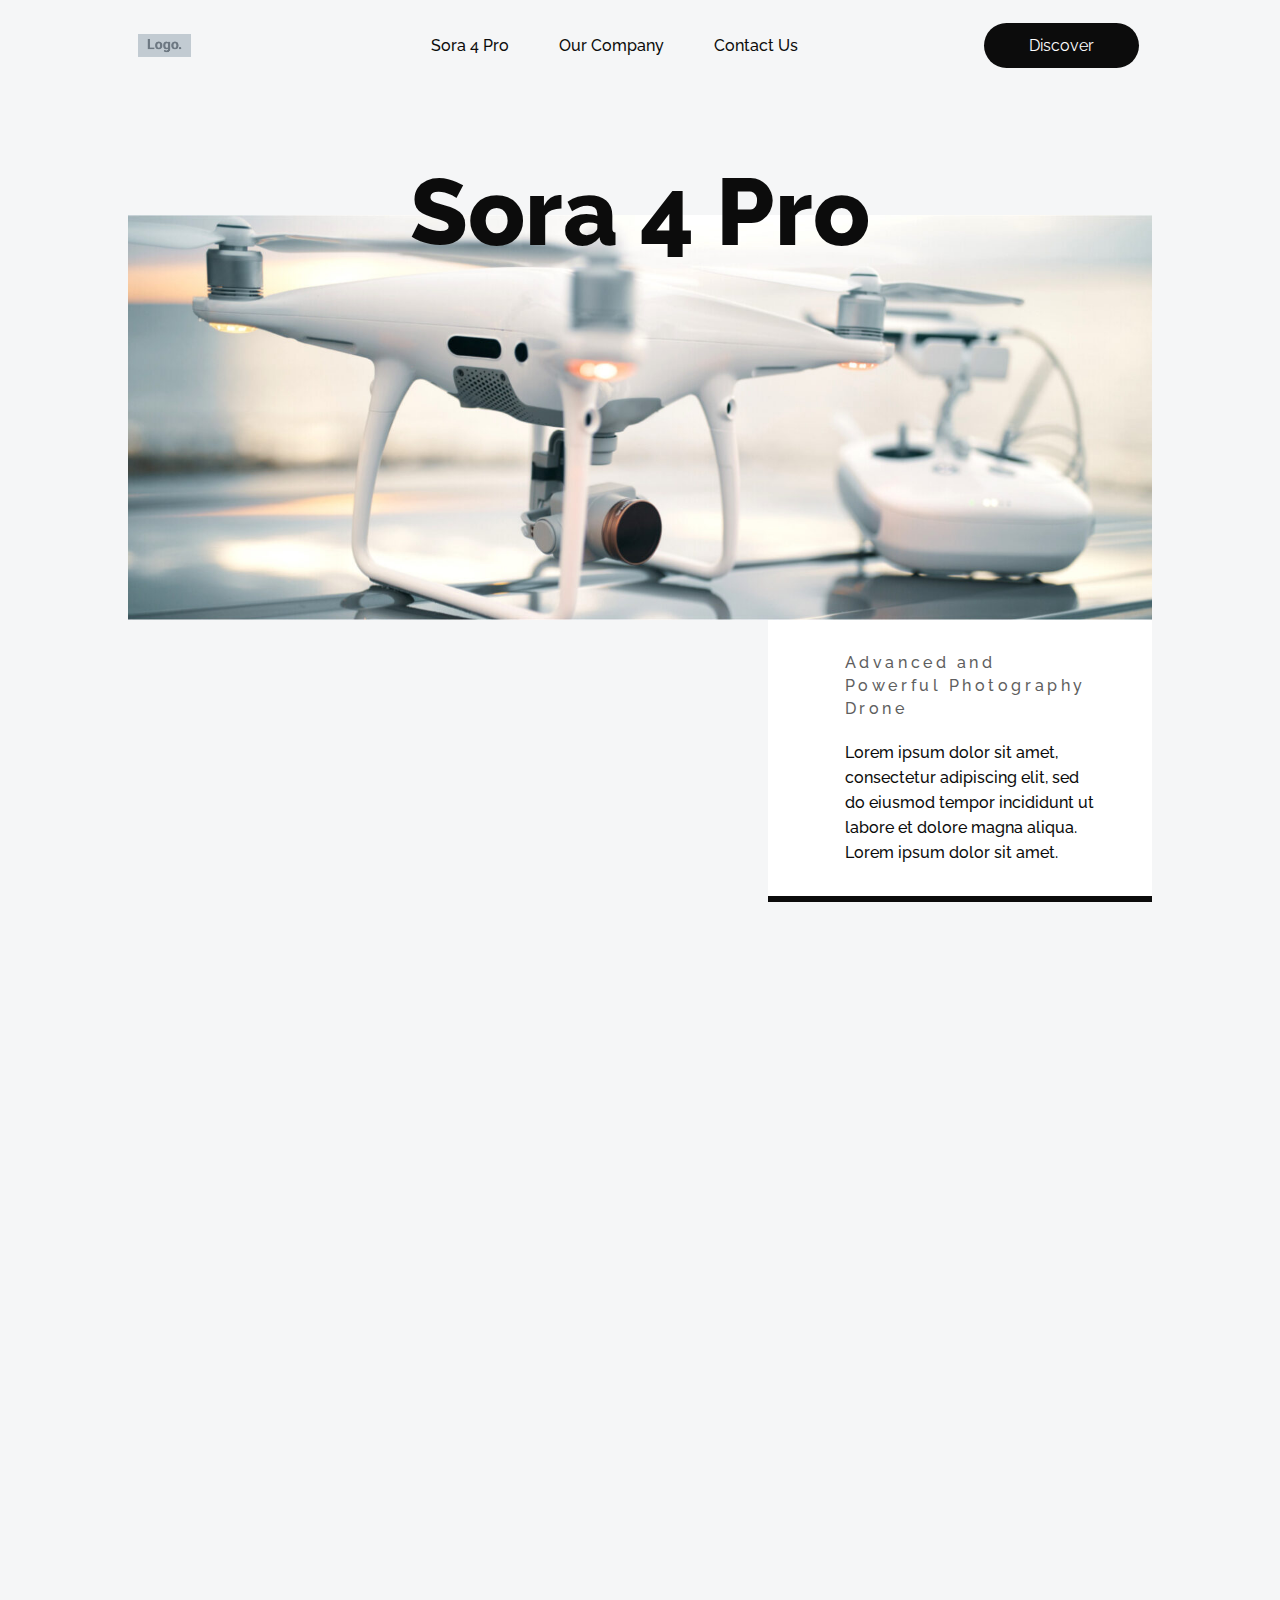
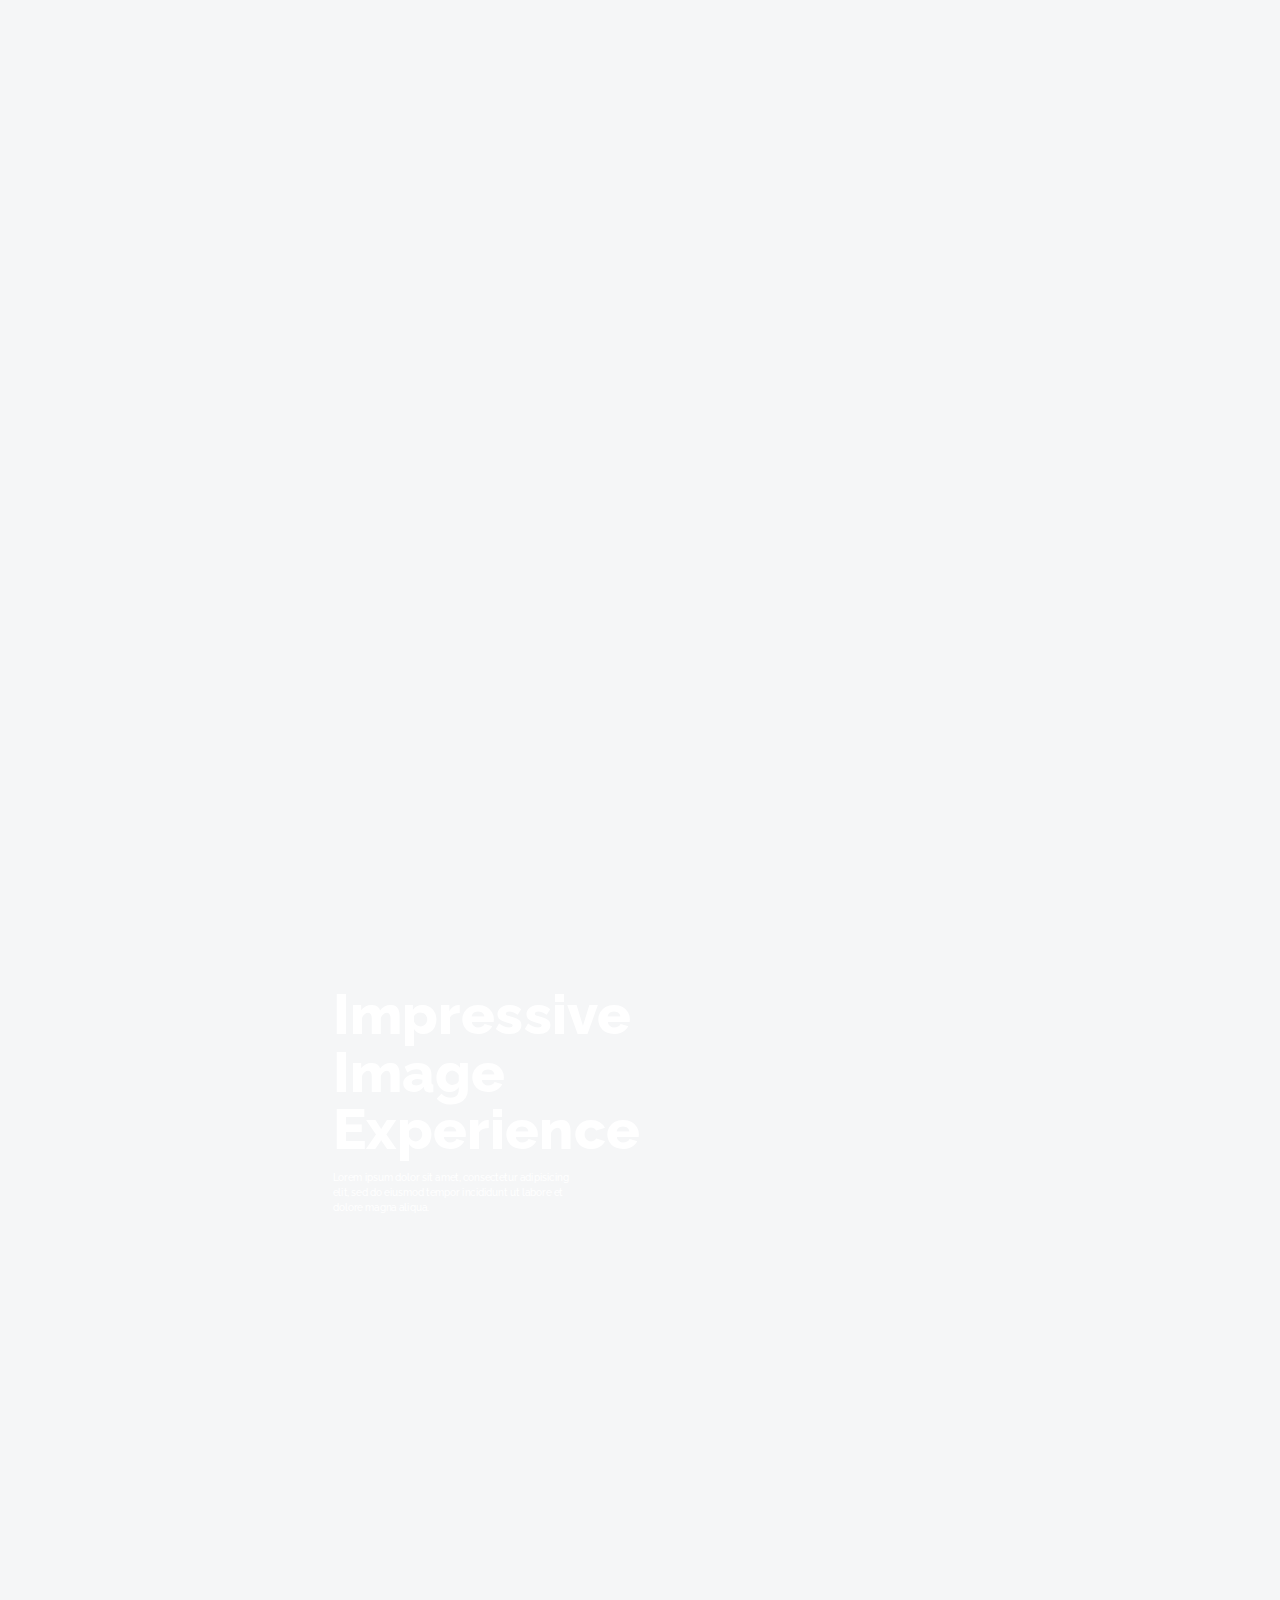
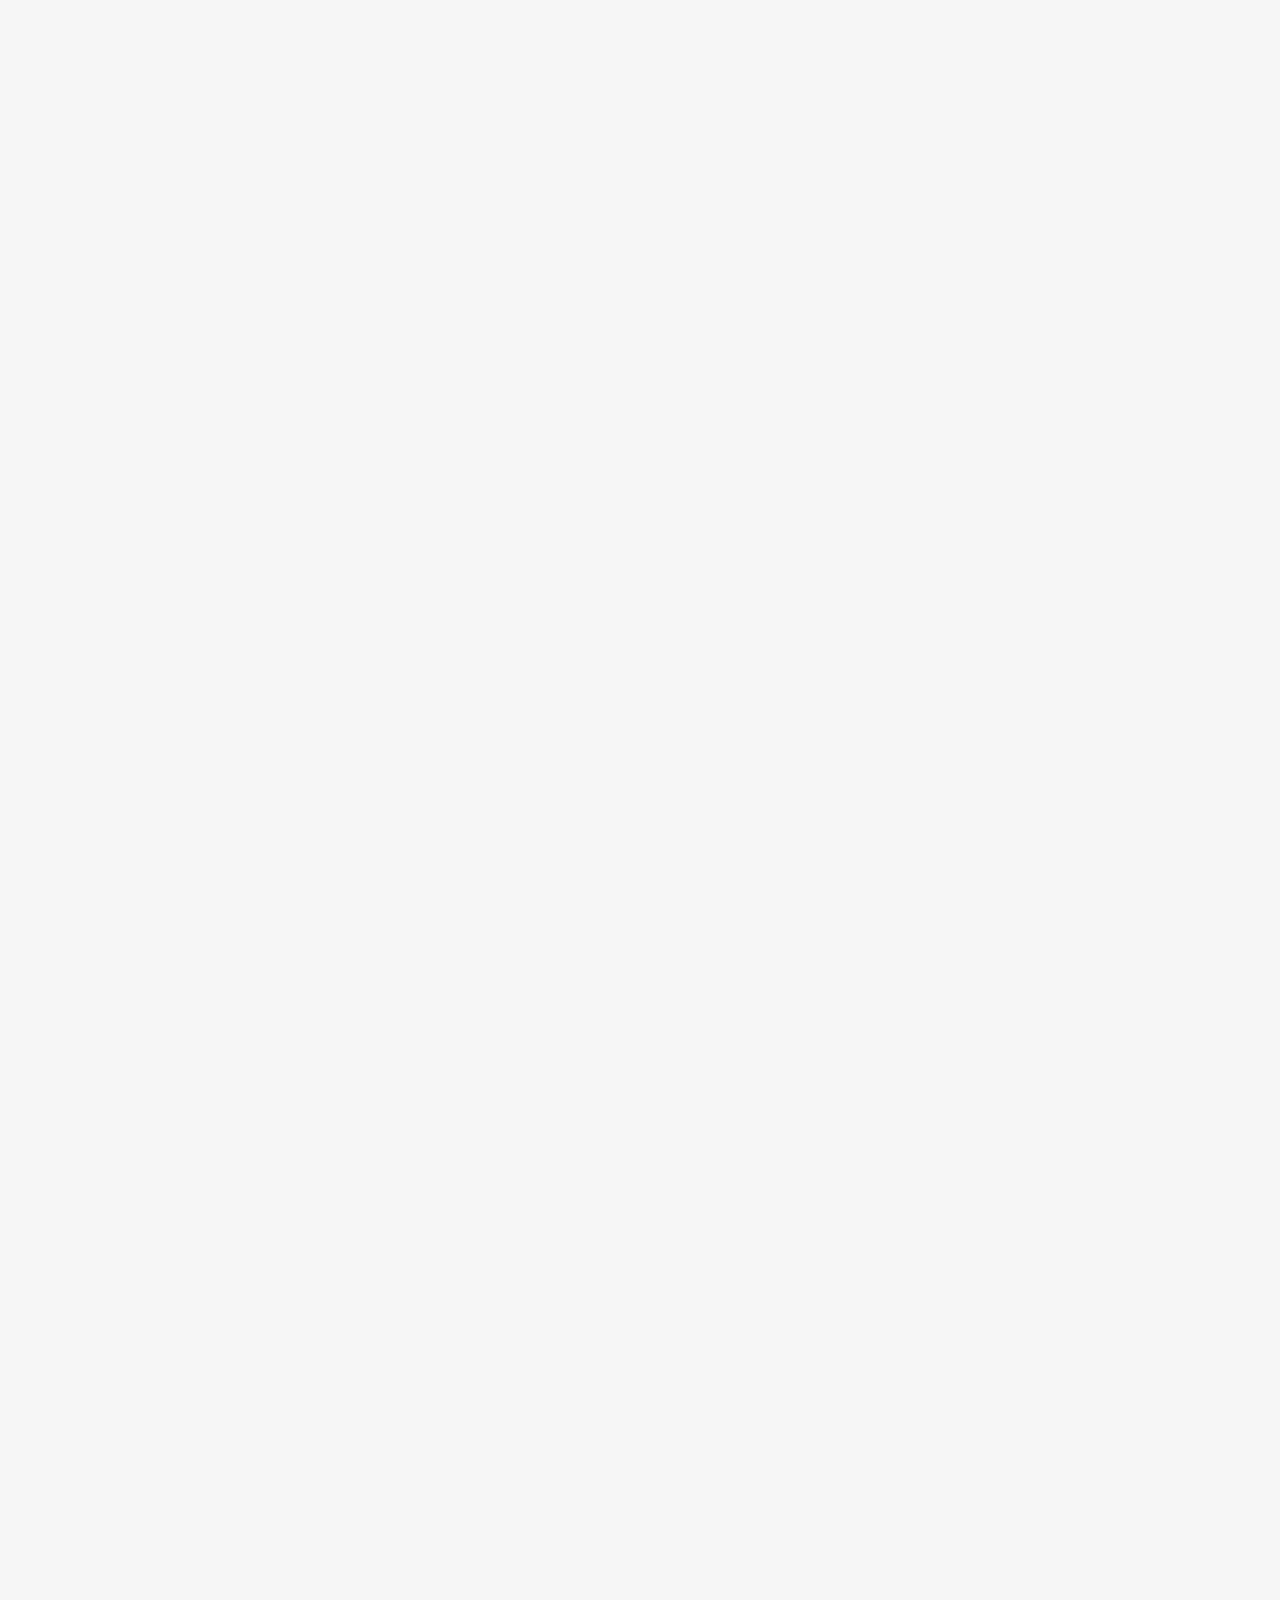
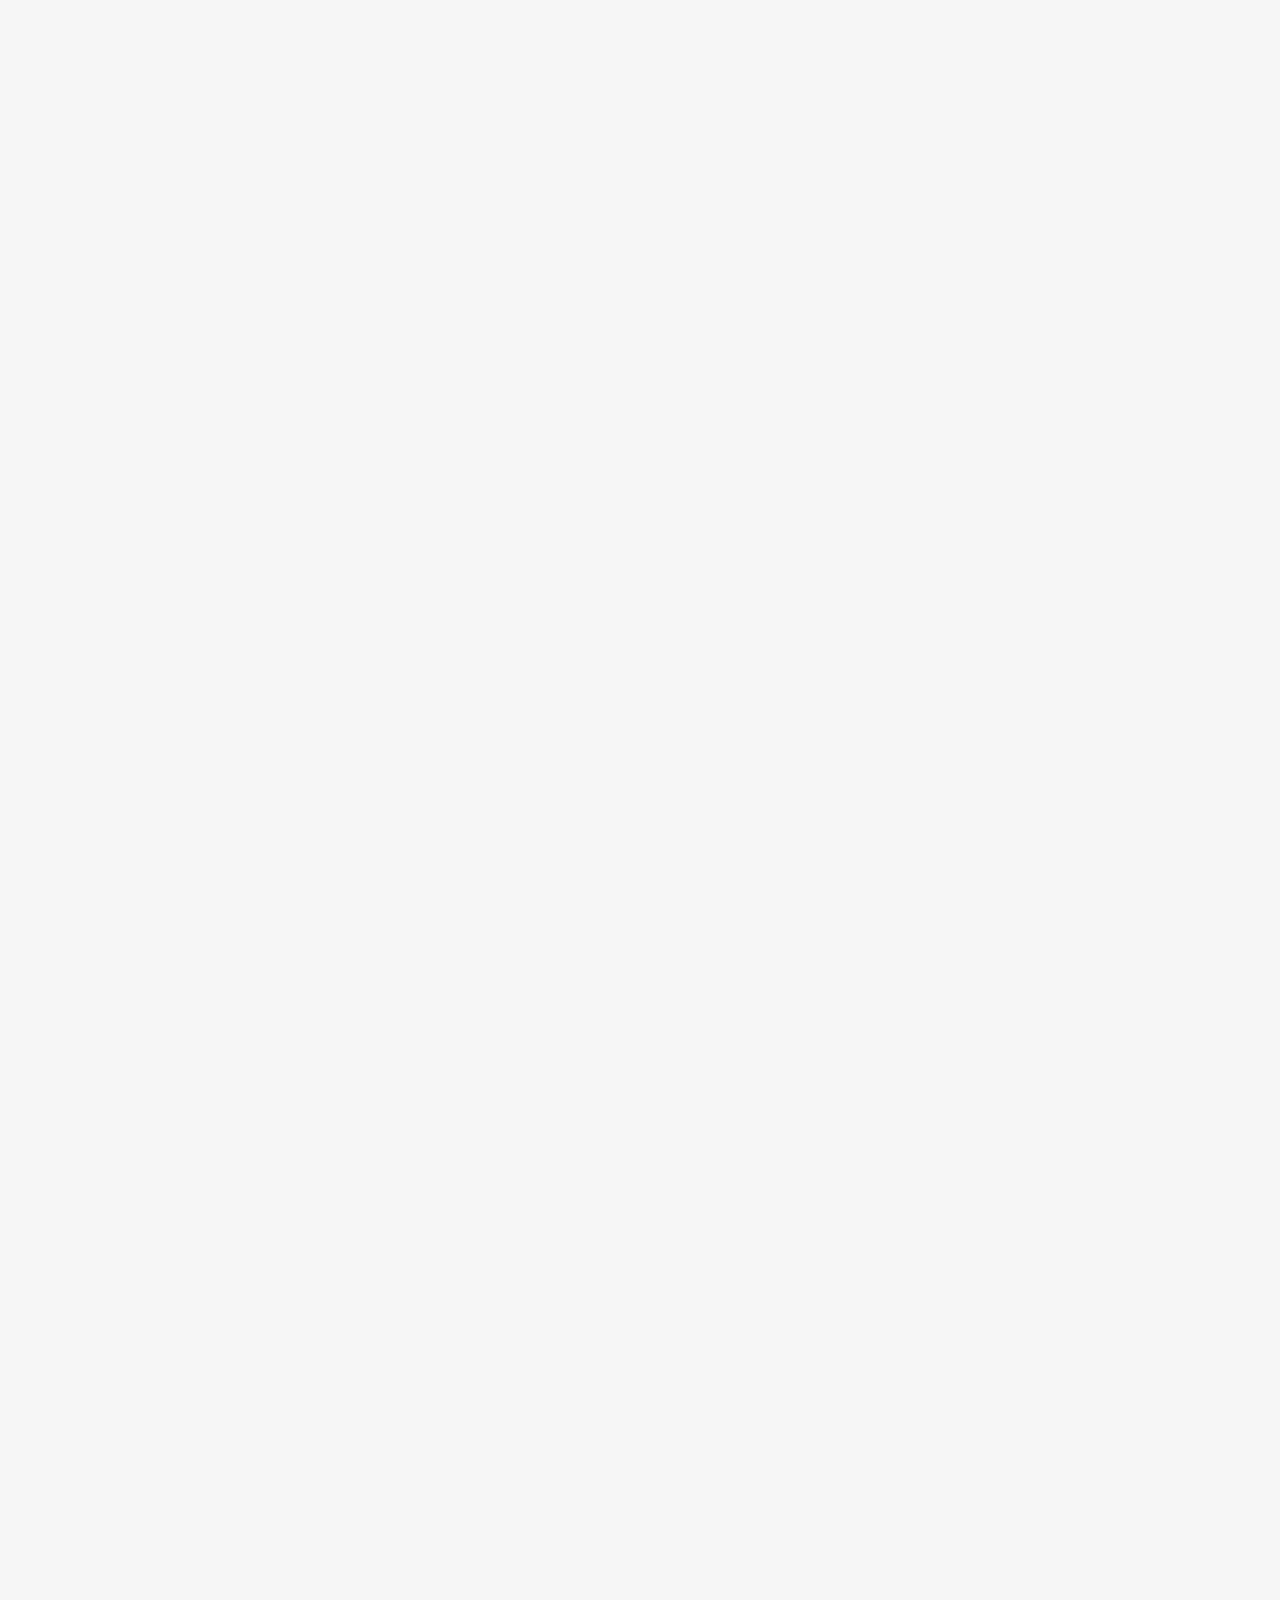
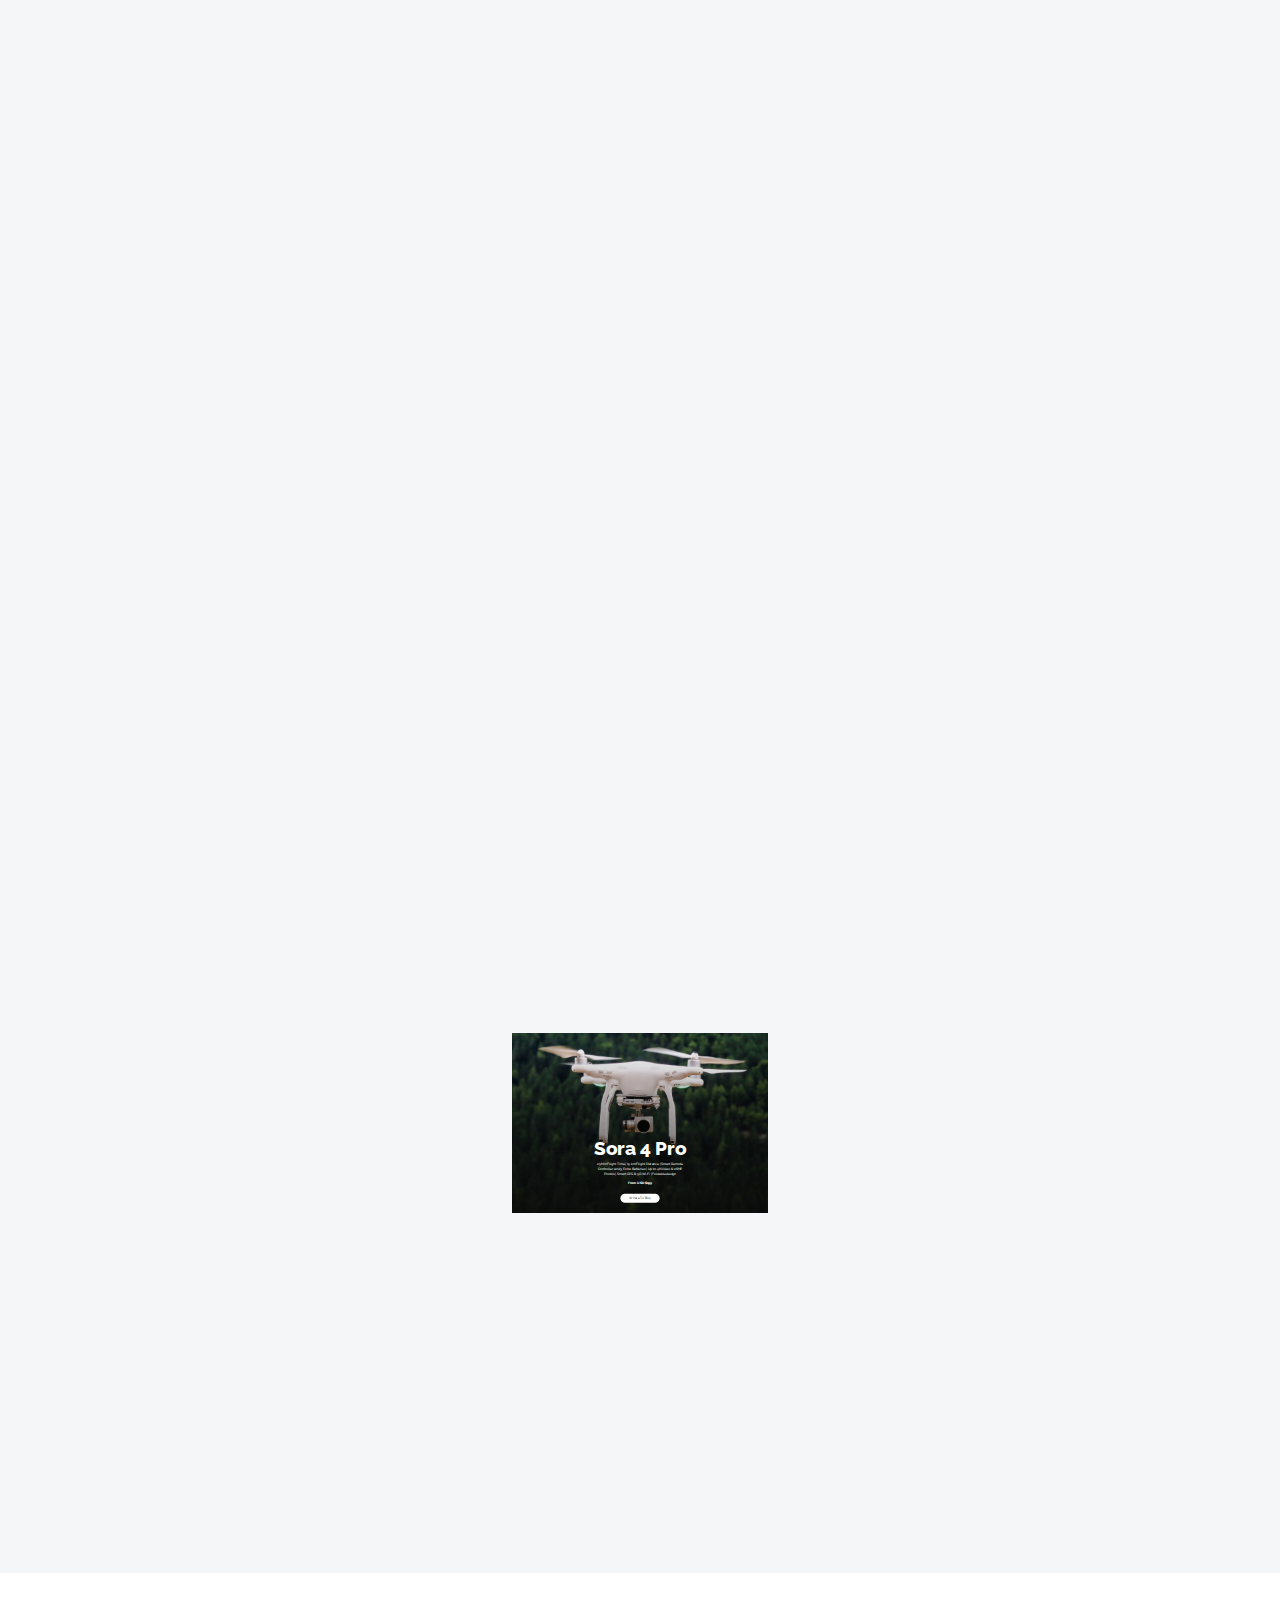
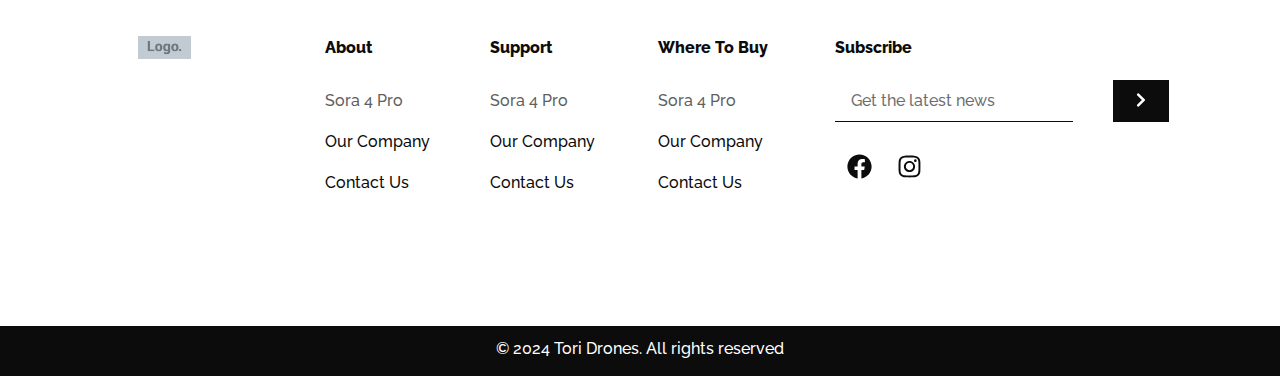
<file: sora-4-pro/index.html>
<!doctype html>
<html lang="en-US">
<head>
	<meta charset="UTF-8">
	<meta name="viewport" content="width=device-width, initial-scale=1">
	<link rel="profile" href="https://gmpg.org/xfn/11">
	<title>Sora 4 Pro &#8211; b</title>
<meta name='robots' content='max-image-preview:large' />
<link rel="alternate" type="application/rss+xml" title="b &raquo; Feed" href="../feed/index.html" />
<link rel="alternate" type="application/rss+xml" title="b &raquo; Comments Feed" href="../comments/feed/index.html" />
<script>
window._wpemojiSettings = {"baseUrl":"https:\/\/s.w.org\/images\/core\/emoji\/15.0.3\/72x72\/","ext":".png","svgUrl":"https:\/\/s.w.org\/images\/core\/emoji\/15.0.3\/svg\/","svgExt":".svg","source":{"concatemoji":"http:\/\/d.local\/wp-includes\/js\/wp-emoji-release.min.js?ver=6.6.1"}};
/*! This file is auto-generated */
!function(i,n){var o,s,e;function c(e){try{var t={supportTests:e,timestamp:(new Date).valueOf()};sessionStorage.setItem(o,JSON.stringify(t))}catch(e){}}function p(e,t,n){e.clearRect(0,0,e.canvas.width,e.canvas.height),e.fillText(t,0,0);var t=new Uint32Array(e.getImageData(0,0,e.canvas.width,e.canvas.height).data),r=(e.clearRect(0,0,e.canvas.width,e.canvas.height),e.fillText(n,0,0),new Uint32Array(e.getImageData(0,0,e.canvas.width,e.canvas.height).data));return t.every(function(e,t){return e===r[t]})}function u(e,t,n){switch(t){case"flag":return n(e,"\ud83c\udff3\ufe0f\u200d\u26a7\ufe0f","\ud83c\udff3\ufe0f\u200b\u26a7\ufe0f")?!1:!n(e,"\ud83c\uddfa\ud83c\uddf3","\ud83c\uddfa\u200b\ud83c\uddf3")&&!n(e,"\ud83c\udff4\udb40\udc67\udb40\udc62\udb40\udc65\udb40\udc6e\udb40\udc67\udb40\udc7f","\ud83c\udff4\u200b\udb40\udc67\u200b\udb40\udc62\u200b\udb40\udc65\u200b\udb40\udc6e\u200b\udb40\udc67\u200b\udb40\udc7f");case"emoji":return!n(e,"\ud83d\udc26\u200d\u2b1b","\ud83d\udc26\u200b\u2b1b")}return!1}function f(e,t,n){var r="undefined"!=typeof WorkerGlobalScope&&self instanceof WorkerGlobalScope?new OffscreenCanvas(300,150):i.createElement("canvas"),a=r.getContext("2d",{willReadFrequently:!0}),o=(a.textBaseline="top",a.font="600 32px Arial",{});return e.forEach(function(e){o[e]=t(a,e,n)}),o}function t(e){var t=i.createElement("script");t.src=e,t.defer=!0,i.head.appendChild(t)}"undefined"!=typeof Promise&&(o="wpEmojiSettingsSupports",s=["flag","emoji"],n.supports={everything:!0,everythingExceptFlag:!0},e=new Promise(function(e){i.addEventListener("DOMContentLoaded",e,{once:!0})}),new Promise(function(t){var n=function(){try{var e=JSON.parse(sessionStorage.getItem(o));if("object"==typeof e&&"number"==typeof e.timestamp&&(new Date).valueOf()<e.timestamp+604800&&"object"==typeof e.supportTests)return e.supportTests}catch(e){}return null}();if(!n){if("undefined"!=typeof Worker&&"undefined"!=typeof OffscreenCanvas&&"undefined"!=typeof URL&&URL.createObjectURL&&"undefined"!=typeof Blob)try{var e="postMessage("+f.toString()+"("+[JSON.stringify(s),u.toString(),p.toString()].join(",")+"));",r=new Blob([e],{type:"text/javascript"}),a=new Worker(URL.createObjectURL(r),{name:"wpTestEmojiSupports"});return void(a.onmessage=function(e){c(n=e.data),a.terminate(),t(n)})}catch(e){}c(n=f(s,u,p))}t(n)}).then(function(e){for(var t in e)n.supports[t]=e[t],n.supports.everything=n.supports.everything&&n.supports[t],"flag"!==t&&(n.supports.everythingExceptFlag=n.supports.everythingExceptFlag&&n.supports[t]);n.supports.everythingExceptFlag=n.supports.everythingExceptFlag&&!n.supports.flag,n.DOMReady=!1,n.readyCallback=function(){n.DOMReady=!0}}).then(function(){return e}).then(function(){var e;n.supports.everything||(n.readyCallback(),(e=n.source||{}).concatemoji?t(e.concatemoji):e.wpemoji&&e.twemoji&&(t(e.twemoji),t(e.wpemoji)))}))}((window,document),window._wpemojiSettings);
</script>
<style id='wp-emoji-styles-inline-css'>

	img.wp-smiley, img.emoji {
		display: inline !important;
		border: none !important;
		box-shadow: none !important;
		height: 1em !important;
		width: 1em !important;
		margin: 0 0.07em !important;
		vertical-align: -0.1em !important;
		background: none !important;
		padding: 0 !important;
	}
</style>
<style id='classic-theme-styles-inline-css'>
/*! This file is auto-generated */
.wp-block-button__link{color:#fff;background-color:#32373c;border-radius:9999px;box-shadow:none;text-decoration:none;padding:calc(.667em + 2px) calc(1.333em + 2px);font-size:1.125em}.wp-block-file__button{background:#32373c;color:#fff;text-decoration:none}
</style>
<style id='global-styles-inline-css'>
:root{--wp--preset--aspect-ratio--square: 1;--wp--preset--aspect-ratio--4-3: 4/3;--wp--preset--aspect-ratio--3-4: 3/4;--wp--preset--aspect-ratio--3-2: 3/2;--wp--preset--aspect-ratio--2-3: 2/3;--wp--preset--aspect-ratio--16-9: 16/9;--wp--preset--aspect-ratio--9-16: 9/16;--wp--preset--color--black: #000000;--wp--preset--color--cyan-bluish-gray: #abb8c3;--wp--preset--color--white: #ffffff;--wp--preset--color--pale-pink: #f78da7;--wp--preset--color--vivid-red: #cf2e2e;--wp--preset--color--luminous-vivid-orange: #ff6900;--wp--preset--color--luminous-vivid-amber: #fcb900;--wp--preset--color--light-green-cyan: #7bdcb5;--wp--preset--color--vivid-green-cyan: #00d084;--wp--preset--color--pale-cyan-blue: #8ed1fc;--wp--preset--color--vivid-cyan-blue: #0693e3;--wp--preset--color--vivid-purple: #9b51e0;--wp--preset--gradient--vivid-cyan-blue-to-vivid-purple: linear-gradient(135deg,rgba(6,147,227,1) 0%,rgb(155,81,224) 100%);--wp--preset--gradient--light-green-cyan-to-vivid-green-cyan: linear-gradient(135deg,rgb(122,220,180) 0%,rgb(0,208,130) 100%);--wp--preset--gradient--luminous-vivid-amber-to-luminous-vivid-orange: linear-gradient(135deg,rgba(252,185,0,1) 0%,rgba(255,105,0,1) 100%);--wp--preset--gradient--luminous-vivid-orange-to-vivid-red: linear-gradient(135deg,rgba(255,105,0,1) 0%,rgb(207,46,46) 100%);--wp--preset--gradient--very-light-gray-to-cyan-bluish-gray: linear-gradient(135deg,rgb(238,238,238) 0%,rgb(169,184,195) 100%);--wp--preset--gradient--cool-to-warm-spectrum: linear-gradient(135deg,rgb(74,234,220) 0%,rgb(151,120,209) 20%,rgb(207,42,186) 40%,rgb(238,44,130) 60%,rgb(251,105,98) 80%,rgb(254,248,76) 100%);--wp--preset--gradient--blush-light-purple: linear-gradient(135deg,rgb(255,206,236) 0%,rgb(152,150,240) 100%);--wp--preset--gradient--blush-bordeaux: linear-gradient(135deg,rgb(254,205,165) 0%,rgb(254,45,45) 50%,rgb(107,0,62) 100%);--wp--preset--gradient--luminous-dusk: linear-gradient(135deg,rgb(255,203,112) 0%,rgb(199,81,192) 50%,rgb(65,88,208) 100%);--wp--preset--gradient--pale-ocean: linear-gradient(135deg,rgb(255,245,203) 0%,rgb(182,227,212) 50%,rgb(51,167,181) 100%);--wp--preset--gradient--electric-grass: linear-gradient(135deg,rgb(202,248,128) 0%,rgb(113,206,126) 100%);--wp--preset--gradient--midnight: linear-gradient(135deg,rgb(2,3,129) 0%,rgb(40,116,252) 100%);--wp--preset--font-size--small: 13px;--wp--preset--font-size--medium: 20px;--wp--preset--font-size--large: 36px;--wp--preset--font-size--x-large: 42px;--wp--preset--spacing--20: 0.44rem;--wp--preset--spacing--30: 0.67rem;--wp--preset--spacing--40: 1rem;--wp--preset--spacing--50: 1.5rem;--wp--preset--spacing--60: 2.25rem;--wp--preset--spacing--70: 3.38rem;--wp--preset--spacing--80: 5.06rem;--wp--preset--shadow--natural: 6px 6px 9px rgba(0, 0, 0, 0.2);--wp--preset--shadow--deep: 12px 12px 50px rgba(0, 0, 0, 0.4);--wp--preset--shadow--sharp: 6px 6px 0px rgba(0, 0, 0, 0.2);--wp--preset--shadow--outlined: 6px 6px 0px -3px rgba(255, 255, 255, 1), 6px 6px rgba(0, 0, 0, 1);--wp--preset--shadow--crisp: 6px 6px 0px rgba(0, 0, 0, 1);}:where(.is-layout-flex){gap: 0.5em;}:where(.is-layout-grid){gap: 0.5em;}body .is-layout-flex{display: flex;}.is-layout-flex{flex-wrap: wrap;align-items: center;}.is-layout-flex > :is(*, div){margin: 0;}body .is-layout-grid{display: grid;}.is-layout-grid > :is(*, div){margin: 0;}:where(.wp-block-columns.is-layout-flex){gap: 2em;}:where(.wp-block-columns.is-layout-grid){gap: 2em;}:where(.wp-block-post-template.is-layout-flex){gap: 1.25em;}:where(.wp-block-post-template.is-layout-grid){gap: 1.25em;}.has-black-color{color: var(--wp--preset--color--black) !important;}.has-cyan-bluish-gray-color{color: var(--wp--preset--color--cyan-bluish-gray) !important;}.has-white-color{color: var(--wp--preset--color--white) !important;}.has-pale-pink-color{color: var(--wp--preset--color--pale-pink) !important;}.has-vivid-red-color{color: var(--wp--preset--color--vivid-red) !important;}.has-luminous-vivid-orange-color{color: var(--wp--preset--color--luminous-vivid-orange) !important;}.has-luminous-vivid-amber-color{color: var(--wp--preset--color--luminous-vivid-amber) !important;}.has-light-green-cyan-color{color: var(--wp--preset--color--light-green-cyan) !important;}.has-vivid-green-cyan-color{color: var(--wp--preset--color--vivid-green-cyan) !important;}.has-pale-cyan-blue-color{color: var(--wp--preset--color--pale-cyan-blue) !important;}.has-vivid-cyan-blue-color{color: var(--wp--preset--color--vivid-cyan-blue) !important;}.has-vivid-purple-color{color: var(--wp--preset--color--vivid-purple) !important;}.has-black-background-color{background-color: var(--wp--preset--color--black) !important;}.has-cyan-bluish-gray-background-color{background-color: var(--wp--preset--color--cyan-bluish-gray) !important;}.has-white-background-color{background-color: var(--wp--preset--color--white) !important;}.has-pale-pink-background-color{background-color: var(--wp--preset--color--pale-pink) !important;}.has-vivid-red-background-color{background-color: var(--wp--preset--color--vivid-red) !important;}.has-luminous-vivid-orange-background-color{background-color: var(--wp--preset--color--luminous-vivid-orange) !important;}.has-luminous-vivid-amber-background-color{background-color: var(--wp--preset--color--luminous-vivid-amber) !important;}.has-light-green-cyan-background-color{background-color: var(--wp--preset--color--light-green-cyan) !important;}.has-vivid-green-cyan-background-color{background-color: var(--wp--preset--color--vivid-green-cyan) !important;}.has-pale-cyan-blue-background-color{background-color: var(--wp--preset--color--pale-cyan-blue) !important;}.has-vivid-cyan-blue-background-color{background-color: var(--wp--preset--color--vivid-cyan-blue) !important;}.has-vivid-purple-background-color{background-color: var(--wp--preset--color--vivid-purple) !important;}.has-black-border-color{border-color: var(--wp--preset--color--black) !important;}.has-cyan-bluish-gray-border-color{border-color: var(--wp--preset--color--cyan-bluish-gray) !important;}.has-white-border-color{border-color: var(--wp--preset--color--white) !important;}.has-pale-pink-border-color{border-color: var(--wp--preset--color--pale-pink) !important;}.has-vivid-red-border-color{border-color: var(--wp--preset--color--vivid-red) !important;}.has-luminous-vivid-orange-border-color{border-color: var(--wp--preset--color--luminous-vivid-orange) !important;}.has-luminous-vivid-amber-border-color{border-color: var(--wp--preset--color--luminous-vivid-amber) !important;}.has-light-green-cyan-border-color{border-color: var(--wp--preset--color--light-green-cyan) !important;}.has-vivid-green-cyan-border-color{border-color: var(--wp--preset--color--vivid-green-cyan) !important;}.has-pale-cyan-blue-border-color{border-color: var(--wp--preset--color--pale-cyan-blue) !important;}.has-vivid-cyan-blue-border-color{border-color: var(--wp--preset--color--vivid-cyan-blue) !important;}.has-vivid-purple-border-color{border-color: var(--wp--preset--color--vivid-purple) !important;}.has-vivid-cyan-blue-to-vivid-purple-gradient-background{background: var(--wp--preset--gradient--vivid-cyan-blue-to-vivid-purple) !important;}.has-light-green-cyan-to-vivid-green-cyan-gradient-background{background: var(--wp--preset--gradient--light-green-cyan-to-vivid-green-cyan) !important;}.has-luminous-vivid-amber-to-luminous-vivid-orange-gradient-background{background: var(--wp--preset--gradient--luminous-vivid-amber-to-luminous-vivid-orange) !important;}.has-luminous-vivid-orange-to-vivid-red-gradient-background{background: var(--wp--preset--gradient--luminous-vivid-orange-to-vivid-red) !important;}.has-very-light-gray-to-cyan-bluish-gray-gradient-background{background: var(--wp--preset--gradient--very-light-gray-to-cyan-bluish-gray) !important;}.has-cool-to-warm-spectrum-gradient-background{background: var(--wp--preset--gradient--cool-to-warm-spectrum) !important;}.has-blush-light-purple-gradient-background{background: var(--wp--preset--gradient--blush-light-purple) !important;}.has-blush-bordeaux-gradient-background{background: var(--wp--preset--gradient--blush-bordeaux) !important;}.has-luminous-dusk-gradient-background{background: var(--wp--preset--gradient--luminous-dusk) !important;}.has-pale-ocean-gradient-background{background: var(--wp--preset--gradient--pale-ocean) !important;}.has-electric-grass-gradient-background{background: var(--wp--preset--gradient--electric-grass) !important;}.has-midnight-gradient-background{background: var(--wp--preset--gradient--midnight) !important;}.has-small-font-size{font-size: var(--wp--preset--font-size--small) !important;}.has-medium-font-size{font-size: var(--wp--preset--font-size--medium) !important;}.has-large-font-size{font-size: var(--wp--preset--font-size--large) !important;}.has-x-large-font-size{font-size: var(--wp--preset--font-size--x-large) !important;}
:where(.wp-block-post-template.is-layout-flex){gap: 1.25em;}:where(.wp-block-post-template.is-layout-grid){gap: 1.25em;}
:where(.wp-block-columns.is-layout-flex){gap: 2em;}:where(.wp-block-columns.is-layout-grid){gap: 2em;}
:root :where(.wp-block-pullquote){font-size: 1.5em;line-height: 1.6;}
</style>
<link rel='stylesheet' id='hello-elementor-css' href='../wp-content/themes/hello-elementor/style.min.css@ver=3.1.1.css' media='all' />
<link rel='stylesheet' id='hello-elementor-theme-style-css' href='../wp-content/themes/hello-elementor/theme.min.css@ver=3.1.1.css' media='all' />
<link rel='stylesheet' id='hello-elementor-header-footer-css' href='../wp-content/themes/hello-elementor/header-footer.min.css@ver=3.1.1.css' media='all' />
<link rel='stylesheet' id='elementor-frontend-css' href='../wp-content/plugins/elementor/assets/css/frontend-lite.min.css@ver=3.23.4.css' media='all' />
<link rel='stylesheet' id='elementor-post-16-css' href='../wp-content/uploads/elementor/css/post-16.css@ver=1724194095.css' media='all' />
<link rel='stylesheet' id='swiper-css' href='../wp-content/plugins/elementor/assets/lib/swiper/v8/css/swiper.min.css@ver=8.4.5.css' media='all' />
<link rel='stylesheet' id='elementor-pro-css' href='../wp-content/plugins/elementor-pro-3.23.3/assets/css/frontend-lite.min.css@ver=3.23.3.css' media='all' />
<link rel='stylesheet' id='elementor-global-css' href='../wp-content/uploads/elementor/css/global.css@ver=1724194096.css' media='all' />
<link rel='stylesheet' id='elementor-post-64-css' href='../wp-content/uploads/elementor/css/post-64.css@ver=1724194110.css' media='all' />
<link rel='stylesheet' id='elementor-post-30-css' href='../wp-content/uploads/elementor/css/post-30.css@ver=1724194096.css' media='all' />
<link rel='stylesheet' id='elementor-post-26-css' href='../wp-content/uploads/elementor/css/post-26.css@ver=1724194096.css' media='all' />
<link rel='stylesheet' id='hello-elementor-child-style-css' href='../wp-content/themes/hello-theme-child-master/style.css@ver=2.0.0.css' media='all' />
<link rel='stylesheet' id='google-fonts-1-css' href='https://fonts.googleapis.com/css?family=Raleway%3A100%2C100italic%2C200%2C200italic%2C300%2C300italic%2C400%2C400italic%2C500%2C500italic%2C600%2C600italic%2C700%2C700italic%2C800%2C800italic%2C900%2C900italic&#038;display=swap&#038;ver=6.6.1' media='all' />
<link rel="preconnect" href="https://fonts.gstatic.com/" crossorigin><link rel="https://api.w.org/" href="../wp-json/index.html" /><link rel="alternate" title="JSON" type="application/json" href="../wp-json/wp/v2/pages/64" /><link rel="EditURI" type="application/rsd+xml" title="RSD" href="../xmlrpc.php@rsd" />
<meta name="generator" content="WordPress 6.6.1" />
<link rel="canonical" href="../index.html@p=64.html" />
<link rel='shortlink' href='../index.html@p=64.html' />
<link rel="alternate" title="oEmbed (JSON)" type="application/json+oembed" href="../wp-json/oembed/1.0/embed@url=http%253A%252F%252Fd.local%252Fsora-4-pro%252F" />
<link rel="alternate" title="oEmbed (XML)" type="text/xml+oembed" href="../wp-json/oembed/1.0/embed@url=http%253A%252F%252Fd.local%252Fsora-4-pro%252F&amp;format=xml" />
<meta name="generator" content="Elementor 3.23.4; features: e_optimized_css_loading, e_font_icon_svg, additional_custom_breakpoints, e_optimized_control_loading, e_lazyload, e_element_cache; settings: css_print_method-external, google_font-enabled, font_display-swap">
			<style>
				.e-con.e-parent:nth-of-type(n+4):not(.e-lazyloaded):not(.e-no-lazyload),
				.e-con.e-parent:nth-of-type(n+4):not(.e-lazyloaded):not(.e-no-lazyload) * {
					background-image: none !important;
				}
				@media screen and (max-height: 1024px) {
					.e-con.e-parent:nth-of-type(n+3):not(.e-lazyloaded):not(.e-no-lazyload),
					.e-con.e-parent:nth-of-type(n+3):not(.e-lazyloaded):not(.e-no-lazyload) * {
						background-image: none !important;
					}
				}
				@media screen and (max-height: 640px) {
					.e-con.e-parent:nth-of-type(n+2):not(.e-lazyloaded):not(.e-no-lazyload),
					.e-con.e-parent:nth-of-type(n+2):not(.e-lazyloaded):not(.e-no-lazyload) * {
						background-image: none !important;
					}
				}
			</style>
			</head>
<body class="page-template page-template-elementor_header_footer page page-id-64 elementor-default elementor-template-full-width elementor-kit-16 elementor-page elementor-page-64">


<a class="skip-link screen-reader-text" href="../index.html@p=64.html#content">Skip to content</a>

		<header data-elementor-type="header" data-elementor-id="30" class="elementor elementor-30 elementor-location-header" data-elementor-post-type="elementor_library">
					<header class="elementor-section elementor-top-section elementor-element elementor-element-148c799a elementor-section-full_width elementor-section-height-min-height elementor-section-content-middle elementor-section-height-default elementor-section-items-middle" data-id="148c799a" data-element_type="section">
						<div class="elementor-container elementor-column-gap-default">
					<div class="elementor-column elementor-col-33 elementor-top-column elementor-element elementor-element-4956403e" data-id="4956403e" data-element_type="column">
			<div class="elementor-widget-wrap elementor-element-populated">
						<div class="elementor-element elementor-element-dc6b9b1 elementor-widget elementor-widget-theme-site-logo elementor-widget-image" data-id="dc6b9b1" data-element_type="widget" data-widget_type="theme-site-logo.default">
				<div class="elementor-widget-container">
			<style>/*! elementor - v3.23.0 - 05-08-2024 */
.elementor-widget-image{text-align:center}.elementor-widget-image a{display:inline-block}.elementor-widget-image a img[src$=".svg"]{width:48px}.elementor-widget-image img{vertical-align:middle;display:inline-block}</style>						<a href="../index.html">
			<img src="../wp-content/plugins/elementor-pro-3.23.3/assets/images/logo-placeholder.png" title="" alt="" loading="lazy" />				</a>
									</div>
				</div>
					</div>
		</div>
				<div class="elementor-column elementor-col-33 elementor-top-column elementor-element elementor-element-42d8efbd" data-id="42d8efbd" data-element_type="column">
			<div class="elementor-widget-wrap elementor-element-populated">
						<div class="elementor-element elementor-element-59f0b210 elementor-nav-menu__align-center elementor-nav-menu--stretch elementor-nav-menu--dropdown-tablet elementor-nav-menu__text-align-aside elementor-nav-menu--toggle elementor-nav-menu--burger elementor-widget elementor-widget-nav-menu" data-id="59f0b210" data-element_type="widget" data-settings="{&quot;full_width&quot;:&quot;stretch&quot;,&quot;layout&quot;:&quot;horizontal&quot;,&quot;submenu_icon&quot;:{&quot;value&quot;:&quot;&lt;svg class=\&quot;e-font-icon-svg e-fas-caret-down\&quot; viewBox=\&quot;0 0 320 512\&quot; xmlns=\&quot;http:\/\/www.w3.org\/2000\/svg\&quot;&gt;&lt;path d=\&quot;M31.3 192h257.3c17.8 0 26.7 21.5 14.1 34.1L174.1 354.8c-7.8 7.8-20.5 7.8-28.3 0L17.2 226.1C4.6 213.5 13.5 192 31.3 192z\&quot;&gt;&lt;\/path&gt;&lt;\/svg&gt;&quot;,&quot;library&quot;:&quot;fa-solid&quot;},&quot;toggle&quot;:&quot;burger&quot;}" data-widget_type="nav-menu.default">
				<div class="elementor-widget-container">
			<link rel="stylesheet" href="../wp-content/plugins/elementor-pro-3.23.3/assets/css/widget-nav-menu.min.css@ver=1724193920.css">			<nav aria-label="Menu" class="elementor-nav-menu--main elementor-nav-menu__container elementor-nav-menu--layout-horizontal e--pointer-text e--animation-float">
				<ul id="menu-1-59f0b210" class="elementor-nav-menu"><li class="menu-item menu-item-type-post_type menu-item-object-page current-menu-item page_item page-item-64 current_page_item menu-item-110"><a href="../index.html@p=64.html" aria-current="page" class="elementor-item elementor-item-active">Sora 4 Pro</a></li>
<li class="menu-item menu-item-type-post_type menu-item-object-page menu-item-111"><a href="../index.html@p=39.html" class="elementor-item">Our Company</a></li>
<li class="menu-item menu-item-type-post_type menu-item-object-page menu-item-112"><a href="../index.html@p=34.html" class="elementor-item">Contact Us</a></li>
</ul>			</nav>
					<div class="elementor-menu-toggle" role="button" tabindex="0" aria-label="Menu Toggle" aria-expanded="false">
			<svg aria-hidden="true" role="presentation" class="elementor-menu-toggle__icon--open e-font-icon-svg e-eicon-menu-bar" viewBox="0 0 1000 1000" xmlns="http://www.w3.org/2000/svg"><path d="M104 333H896C929 333 958 304 958 271S929 208 896 208H104C71 208 42 237 42 271S71 333 104 333ZM104 583H896C929 583 958 554 958 521S929 458 896 458H104C71 458 42 487 42 521S71 583 104 583ZM104 833H896C929 833 958 804 958 771S929 708 896 708H104C71 708 42 737 42 771S71 833 104 833Z"></path></svg><svg aria-hidden="true" role="presentation" class="elementor-menu-toggle__icon--close e-font-icon-svg e-eicon-close" viewBox="0 0 1000 1000" xmlns="http://www.w3.org/2000/svg"><path d="M742 167L500 408 258 167C246 154 233 150 217 150 196 150 179 158 167 167 154 179 150 196 150 212 150 229 154 242 171 254L408 500 167 742C138 771 138 800 167 829 196 858 225 858 254 829L496 587 738 829C750 842 767 846 783 846 800 846 817 842 829 829 842 817 846 804 846 783 846 767 842 750 829 737L588 500 833 258C863 229 863 200 833 171 804 137 775 137 742 167Z"></path></svg>			<span class="elementor-screen-only">Menu</span>
		</div>
					<nav class="elementor-nav-menu--dropdown elementor-nav-menu__container" aria-hidden="true">
				<ul id="menu-2-59f0b210" class="elementor-nav-menu"><li class="menu-item menu-item-type-post_type menu-item-object-page current-menu-item page_item page-item-64 current_page_item menu-item-110"><a href="../index.html@p=64.html" aria-current="page" class="elementor-item elementor-item-active" tabindex="-1">Sora 4 Pro</a></li>
<li class="menu-item menu-item-type-post_type menu-item-object-page menu-item-111"><a href="../index.html@p=39.html" class="elementor-item" tabindex="-1">Our Company</a></li>
<li class="menu-item menu-item-type-post_type menu-item-object-page menu-item-112"><a href="../index.html@p=34.html" class="elementor-item" tabindex="-1">Contact Us</a></li>
</ul>			</nav>
				</div>
				</div>
					</div>
		</div>
				<div class="elementor-column elementor-col-33 elementor-top-column elementor-element elementor-element-20681af8" data-id="20681af8" data-element_type="column">
			<div class="elementor-widget-wrap elementor-element-populated">
						<div class="elementor-element elementor-element-350d7d19 elementor-align-right elementor-widget elementor-widget-button" data-id="350d7d19" data-element_type="widget" data-widget_type="button.default">
				<div class="elementor-widget-container">
					<div class="elementor-button-wrapper">
			<a class="elementor-button elementor-button-link elementor-size-sm" href="https://library.elementor.com/drone-product/sora-4-pro/">
						<span class="elementor-button-content-wrapper">
									<span class="elementor-button-text">Discover</span>
					</span>
					</a>
		</div>
				</div>
				</div>
					</div>
		</div>
					</div>
		</header>
				</header>
				<div data-elementor-type="wp-page" data-elementor-id="64" class="elementor elementor-64" data-elementor-post-type="page">
						<section class="elementor-section elementor-top-section elementor-element elementor-element-2b1aa2a9 animated-slow elementor-section-boxed elementor-section-height-default elementor-section-height-default elementor-invisible" data-id="2b1aa2a9" data-element_type="section" data-settings="{&quot;animation&quot;:&quot;fadeIn&quot;,&quot;animation_delay&quot;:&quot;600&quot;}">
						<div class="elementor-container elementor-column-gap-default">
					<div class="elementor-column elementor-col-100 elementor-top-column elementor-element elementor-element-3b5d613" data-id="3b5d613" data-element_type="column">
			<div class="elementor-widget-wrap elementor-element-populated">
						<div class="elementor-element elementor-element-41d10696 animated-slow elementor-invisible elementor-widget elementor-widget-heading" data-id="41d10696" data-element_type="widget" data-settings="{&quot;_animation&quot;:&quot;fadeInUp&quot;}" data-widget_type="heading.default">
				<div class="elementor-widget-container">
			<style>/*! elementor - v3.23.0 - 05-08-2024 */
.elementor-heading-title{padding:0;margin:0;line-height:1}.elementor-widget-heading .elementor-heading-title[class*=elementor-size-]>a{color:inherit;font-size:inherit;line-height:inherit}.elementor-widget-heading .elementor-heading-title.elementor-size-small{font-size:15px}.elementor-widget-heading .elementor-heading-title.elementor-size-medium{font-size:19px}.elementor-widget-heading .elementor-heading-title.elementor-size-large{font-size:29px}.elementor-widget-heading .elementor-heading-title.elementor-size-xl{font-size:39px}.elementor-widget-heading .elementor-heading-title.elementor-size-xxl{font-size:59px}</style><h1 class="elementor-heading-title elementor-size-default">Sora 4 Pro</h1>		</div>
				</div>
					</div>
		</div>
					</div>
		</section>
				<header class="elementor-section elementor-top-section elementor-element elementor-element-6f86c473 elementor-section-full_width elementor-section-height-min-height elementor-section-items-stretch elementor-section-content-middle elementor-section-height-default" data-id="6f86c473" data-element_type="section">
						<div class="elementor-container elementor-column-gap-no">
					<div class="elementor-column elementor-col-100 elementor-top-column elementor-element elementor-element-47a5f988" data-id="47a5f988" data-element_type="column">
			<div class="elementor-widget-wrap elementor-element-populated">
						<div class="elementor-element elementor-element-672dbbfa elementor-widget elementor-widget-image" data-id="672dbbfa" data-element_type="widget" data-widget_type="image.default">
				<div class="elementor-widget-container">
													<img fetchpriority="high" decoding="async" width="1579" height="625" src="../wp-content/uploads/2024/08/Sora_hero_img.jpg" class="attachment-full size-full wp-image-65" alt="" srcset="../wp-content/uploads/2024/08/Sora_hero_img.jpg 1579w, ../wp-content/uploads/2024/08/Sora_hero_img-300x119.jpg 300w, ../wp-content/uploads/2024/08/Sora_hero_img-1024x405.jpg 1024w, ../wp-content/uploads/2024/08/Sora_hero_img-768x304.jpg 768w, ../wp-content/uploads/2024/08/Sora_hero_img-1536x608.jpg 1536w" sizes="(max-width: 1579px) 100vw, 1579px" />													</div>
				</div>
					</div>
		</div>
					</div>
		</header>
				<header class="elementor-section elementor-top-section elementor-element elementor-element-5c4bac elementor-section-full_width elementor-section-height-min-height elementor-section-items-stretch elementor-section-content-middle elementor-section-height-default" data-id="5c4bac" data-element_type="section">
						<div class="elementor-container elementor-column-gap-default">
					<div class="elementor-column elementor-col-100 elementor-top-column elementor-element elementor-element-34eb4497 animated-slow elementor-invisible" data-id="34eb4497" data-element_type="column" data-settings="{&quot;background_background&quot;:&quot;classic&quot;,&quot;animation&quot;:&quot;fadeIn&quot;,&quot;animation_delay&quot;:&quot;600&quot;}">
			<div class="elementor-widget-wrap elementor-element-populated">
						<div class="elementor-element elementor-element-6b5c4e29 elementor-widget elementor-widget-heading" data-id="6b5c4e29" data-element_type="widget" data-widget_type="heading.default">
				<div class="elementor-widget-container">
			<h4 class="elementor-heading-title elementor-size-default">Advanced and Powerful Photography Drone</h4>		</div>
				</div>
				<div class="elementor-element elementor-element-9dde5e2 elementor-widget elementor-widget-text-editor" data-id="9dde5e2" data-element_type="widget" data-widget_type="text-editor.default">
				<div class="elementor-widget-container">
			<style>/*! elementor - v3.23.0 - 05-08-2024 */
.elementor-widget-text-editor.elementor-drop-cap-view-stacked .elementor-drop-cap{background-color:#69727d;color:#fff}.elementor-widget-text-editor.elementor-drop-cap-view-framed .elementor-drop-cap{color:#69727d;border:3px solid;background-color:transparent}.elementor-widget-text-editor:not(.elementor-drop-cap-view-default) .elementor-drop-cap{margin-top:8px}.elementor-widget-text-editor:not(.elementor-drop-cap-view-default) .elementor-drop-cap-letter{width:1em;height:1em}.elementor-widget-text-editor .elementor-drop-cap{float:left;text-align:center;line-height:1;font-size:50px}.elementor-widget-text-editor .elementor-drop-cap-letter{display:inline-block}</style>				Lorem ipsum dolor sit amet, consectetur adipiscing elit, sed do eiusmod tempor incididunt ut labore et dolore magna aliqua. Lorem ipsum dolor sit amet.						</div>
				</div>
					</div>
		</div>
					</div>
		</header>
				<header class="elementor-section elementor-top-section elementor-element elementor-element-11679051 elementor-section-full_width elementor-section-height-min-height elementor-section-items-stretch elementor-section-content-middle elementor-section-height-default" data-id="11679051" data-element_type="section">
						<div class="elementor-container elementor-column-gap-default">
					<div class="elementor-column elementor-col-25 elementor-top-column elementor-element elementor-element-4938a1b5" data-id="4938a1b5" data-element_type="column">
			<div class="elementor-widget-wrap elementor-element-populated">
						<div class="elementor-element elementor-element-51f2180c elementor-view-default elementor-widget elementor-widget-icon" data-id="51f2180c" data-element_type="widget" data-settings="{&quot;motion_fx_motion_fx_scrolling&quot;:&quot;yes&quot;,&quot;motion_fx_opacity_effect&quot;:&quot;yes&quot;,&quot;motion_fx_opacity_range&quot;:{&quot;unit&quot;:&quot;%&quot;,&quot;size&quot;:&quot;&quot;,&quot;sizes&quot;:{&quot;start&quot;:&quot;20&quot;,&quot;end&quot;:&quot;58&quot;}},&quot;motion_fx_rotateZ_effect&quot;:&quot;yes&quot;,&quot;motion_fx_rotateZ_direction&quot;:&quot;negative&quot;,&quot;motion_fx_rotateZ_affectedRange&quot;:{&quot;unit&quot;:&quot;%&quot;,&quot;size&quot;:&quot;&quot;,&quot;sizes&quot;:{&quot;start&quot;:&quot;0&quot;,&quot;end&quot;:&quot;51&quot;}},&quot;motion_fx_scale_speed&quot;:{&quot;unit&quot;:&quot;px&quot;,&quot;size&quot;:&quot;1&quot;,&quot;sizes&quot;:[]},&quot;motion_fx_scale_range&quot;:{&quot;unit&quot;:&quot;%&quot;,&quot;size&quot;:&quot;&quot;,&quot;sizes&quot;:{&quot;start&quot;:&quot;0&quot;,&quot;end&quot;:&quot;51&quot;}},&quot;motion_fx_scale_effect&quot;:&quot;yes&quot;,&quot;motion_fx_opacity_direction&quot;:&quot;out-in&quot;,&quot;motion_fx_opacity_level&quot;:{&quot;unit&quot;:&quot;px&quot;,&quot;size&quot;:10,&quot;sizes&quot;:[]},&quot;motion_fx_rotateZ_speed&quot;:{&quot;unit&quot;:&quot;px&quot;,&quot;size&quot;:1,&quot;sizes&quot;:[]},&quot;motion_fx_scale_direction&quot;:&quot;out-in&quot;,&quot;motion_fx_devices&quot;:[&quot;desktop&quot;,&quot;tablet&quot;,&quot;mobile&quot;]}" data-widget_type="icon.default">
				<div class="elementor-widget-container">
					<div class="elementor-icon-wrapper">
			<div class="elementor-icon">
			<svg xmlns="http://www.w3.org/2000/svg" id="fd80897e-df5a-4b8c-897d-be5908af412b" data-name="Layer 1" width="56" height="40" viewBox="0 0 56 40"><path d="M21.5,38H2.5V20a1,1,0,0,0-2,0V39a1,1,0,0,0,1,1h20a1,1,0,0,0,0-2Z" transform="translate(-0.5)"></path><path d="M55.5,0h-20a1,1,0,0,0,0,2h19V20a1,1,0,0,0,2,0V1A1,1,0,0,0,55.5,0Z" transform="translate(-0.5)"></path><path d="M28.5,6.5a13,13,0,1,0,13,13A13.0144,13.0144,0,0,0,28.5,6.5Zm0,24a11,11,0,1,1,11-11A11.0125,11.0125,0,0,1,28.5,30.5Z" transform="translate(-0.5)"></path><path d="M33.6436,17.78,29,19.5488V13a1,1,0,0,0-2,0v8a1,1,0,0,0,1.356.9346l6-2.2857a1,1,0,0,0-.7128-1.8691Z" transform="translate(-0.5)"></path></svg>			</div>
		</div>
				</div>
				</div>
				<div class="elementor-element elementor-element-479e172b elementor-invisible elementor-widget elementor-widget-icon-box" data-id="479e172b" data-element_type="widget" data-settings="{&quot;_animation&quot;:&quot;fadeIn&quot;,&quot;_animation_delay&quot;:&quot;200&quot;}" data-widget_type="icon-box.default">
				<div class="elementor-widget-container">
			<link rel="stylesheet" href="../wp-content/plugins/elementor/assets/css/widget-icon-box.min.css">		<div class="elementor-icon-box-wrapper">

			
						<div class="elementor-icon-box-content">

									<h3 class="elementor-icon-box-title">
						<span  >
							Up to 25 Min Flight Time						</span>
					</h3>
				
									<p class="elementor-icon-box-description">
						Lorem ipsum dolor sit amet, consectetur adipisicing elit, sed do eiusmod tempor.					</p>
				
			</div>
			
		</div>
				</div>
				</div>
					</div>
		</div>
				<div class="elementor-column elementor-col-25 elementor-top-column elementor-element elementor-element-2b972197" data-id="2b972197" data-element_type="column">
			<div class="elementor-widget-wrap elementor-element-populated">
						<div class="elementor-element elementor-element-35b2791a elementor-view-default elementor-widget elementor-widget-icon" data-id="35b2791a" data-element_type="widget" data-settings="{&quot;motion_fx_motion_fx_scrolling&quot;:&quot;yes&quot;,&quot;motion_fx_opacity_effect&quot;:&quot;yes&quot;,&quot;motion_fx_opacity_range&quot;:{&quot;unit&quot;:&quot;%&quot;,&quot;size&quot;:&quot;&quot;,&quot;sizes&quot;:{&quot;start&quot;:&quot;20&quot;,&quot;end&quot;:&quot;58&quot;}},&quot;motion_fx_rotateZ_effect&quot;:&quot;yes&quot;,&quot;motion_fx_rotateZ_direction&quot;:&quot;negative&quot;,&quot;motion_fx_rotateZ_affectedRange&quot;:{&quot;unit&quot;:&quot;%&quot;,&quot;size&quot;:&quot;&quot;,&quot;sizes&quot;:{&quot;start&quot;:&quot;0&quot;,&quot;end&quot;:&quot;51&quot;}},&quot;motion_fx_scale_speed&quot;:{&quot;unit&quot;:&quot;px&quot;,&quot;size&quot;:&quot;1&quot;,&quot;sizes&quot;:[]},&quot;motion_fx_scale_range&quot;:{&quot;unit&quot;:&quot;%&quot;,&quot;size&quot;:&quot;&quot;,&quot;sizes&quot;:{&quot;start&quot;:&quot;0&quot;,&quot;end&quot;:&quot;51&quot;}},&quot;motion_fx_scale_effect&quot;:&quot;yes&quot;,&quot;motion_fx_opacity_direction&quot;:&quot;out-in&quot;,&quot;motion_fx_opacity_level&quot;:{&quot;unit&quot;:&quot;px&quot;,&quot;size&quot;:10,&quot;sizes&quot;:[]},&quot;motion_fx_rotateZ_speed&quot;:{&quot;unit&quot;:&quot;px&quot;,&quot;size&quot;:1,&quot;sizes&quot;:[]},&quot;motion_fx_scale_direction&quot;:&quot;out-in&quot;,&quot;motion_fx_devices&quot;:[&quot;desktop&quot;,&quot;tablet&quot;,&quot;mobile&quot;]}" data-widget_type="icon.default">
				<div class="elementor-widget-container">
					<div class="elementor-icon-wrapper">
			<div class="elementor-icon">
			<svg xmlns="http://www.w3.org/2000/svg" id="a377c17c-48f0-4473-a200-239841dcad3c" data-name="Layer 1" width="56" height="40" viewBox="0 0 56 40"><path d="M21.5,38H2.5V20a1,1,0,0,0-2,0V39a1,1,0,0,0,1,1h20a1,1,0,0,0,0-2Z" transform="translate(-0.5)"></path><path d="M55.5,0h-20a1,1,0,0,0,0,2h19V20a1,1,0,0,0,2,0V1A1,1,0,0,0,55.5,0Z" transform="translate(-0.5)"></path><polygon points="25.356 18.232 20.204 18.232 20.204 13.64 17.996 13.64 17.996 25 20.204 25 20.204 20.152 25.356 20.152 25.356 25 27.548 25 27.548 13.64 25.356 13.64 25.356 18.232"></polygon><path d="M38.7363,15.3037a5.0213,5.0213,0,0,0-1.7519-1.2158,6.1664,6.1664,0,0,0-2.44-.4483H30.416V25h4.1279a6.23,6.23,0,0,0,2.3116-.4082A5.0865,5.0865,0,0,0,38.624,23.44a5.0187,5.0187,0,0,0,1.128-1.792,6.6459,6.6459,0,0,0,.3925-2.3447,6.7814,6.7814,0,0,0-.3525-2.2A5.0621,5.0621,0,0,0,38.7363,15.3037Zm-1.041,5.4883a3.5122,3.5122,0,0,1-.6474,1.1924,2.9694,2.9694,0,0,1-1.0557.792,3.47,3.47,0,0,1-1.4483.2881h-1.92V15.5762h1.92a3.6068,3.6068,0,0,1,1.4327.2715,2.93,2.93,0,0,1,1.0634.7685A3.3453,3.3453,0,0,1,37.6953,17.8a4.8043,4.8043,0,0,1,.2246,1.5039A4.744,4.744,0,0,1,37.6953,20.792Z" transform="translate(-0.5)"></path></svg>			</div>
		</div>
				</div>
				</div>
				<div class="elementor-element elementor-element-41937ef2 elementor-invisible elementor-widget elementor-widget-icon-box" data-id="41937ef2" data-element_type="widget" data-settings="{&quot;_animation&quot;:&quot;fadeIn&quot;,&quot;_animation_delay&quot;:&quot;200&quot;}" data-widget_type="icon-box.default">
				<div class="elementor-widget-container">
					<div class="elementor-icon-box-wrapper">

			
						<div class="elementor-icon-box-content">

									<h3 class="elementor-icon-box-title">
						<span  >
							Smart Remote Controller						</span>
					</h3>
				
									<p class="elementor-icon-box-description">
						Lorem ipsum dolor sit amet, consectetur adipisicing elit, sed do eiusmod tempor.					</p>
				
			</div>
			
		</div>
				</div>
				</div>
					</div>
		</div>
				<div class="elementor-column elementor-col-25 elementor-top-column elementor-element elementor-element-72623c31" data-id="72623c31" data-element_type="column">
			<div class="elementor-widget-wrap elementor-element-populated">
						<div class="elementor-element elementor-element-138a1ec8 elementor-view-default elementor-widget elementor-widget-icon" data-id="138a1ec8" data-element_type="widget" data-settings="{&quot;motion_fx_motion_fx_scrolling&quot;:&quot;yes&quot;,&quot;motion_fx_opacity_effect&quot;:&quot;yes&quot;,&quot;motion_fx_opacity_range&quot;:{&quot;unit&quot;:&quot;%&quot;,&quot;size&quot;:&quot;&quot;,&quot;sizes&quot;:{&quot;start&quot;:&quot;20&quot;,&quot;end&quot;:&quot;58&quot;}},&quot;motion_fx_rotateZ_effect&quot;:&quot;yes&quot;,&quot;motion_fx_rotateZ_direction&quot;:&quot;negative&quot;,&quot;motion_fx_rotateZ_affectedRange&quot;:{&quot;unit&quot;:&quot;%&quot;,&quot;size&quot;:&quot;&quot;,&quot;sizes&quot;:{&quot;start&quot;:&quot;0&quot;,&quot;end&quot;:&quot;51&quot;}},&quot;motion_fx_scale_speed&quot;:{&quot;unit&quot;:&quot;px&quot;,&quot;size&quot;:&quot;1&quot;,&quot;sizes&quot;:[]},&quot;motion_fx_scale_range&quot;:{&quot;unit&quot;:&quot;%&quot;,&quot;size&quot;:&quot;&quot;,&quot;sizes&quot;:{&quot;start&quot;:&quot;0&quot;,&quot;end&quot;:&quot;51&quot;}},&quot;motion_fx_scale_effect&quot;:&quot;yes&quot;,&quot;motion_fx_opacity_direction&quot;:&quot;out-in&quot;,&quot;motion_fx_opacity_level&quot;:{&quot;unit&quot;:&quot;px&quot;,&quot;size&quot;:10,&quot;sizes&quot;:[]},&quot;motion_fx_rotateZ_speed&quot;:{&quot;unit&quot;:&quot;px&quot;,&quot;size&quot;:1,&quot;sizes&quot;:[]},&quot;motion_fx_scale_direction&quot;:&quot;out-in&quot;,&quot;motion_fx_devices&quot;:[&quot;desktop&quot;,&quot;tablet&quot;,&quot;mobile&quot;]}" data-widget_type="icon.default">
				<div class="elementor-widget-container">
					<div class="elementor-icon-wrapper">
			<div class="elementor-icon">
			<svg xmlns="http://www.w3.org/2000/svg" id="e42f403c-d6b9-4539-8bab-40436768c5b0" data-name="Layer 1" width="56" height="40" viewBox="0 0 56 40"><path d="M21.5,38H2.5V20a1,1,0,0,0-2,0V39a1,1,0,0,0,1,1h20a1,1,0,0,0,0-2Z" transform="translate(-0.5)"></path><path d="M55.5,0h-20a1,1,0,0,0,0,2h19V20a1,1,0,0,0,2,0V1A1,1,0,0,0,55.5,0Z" transform="translate(-0.5)"></path><path d="M39.5,9h-22a1,1,0,0,0-1,1V29a1,1,0,0,0,1,1h22a1,1,0,0,0,1-1V10A1,1,0,0,0,39.5,9Zm-1,19h-20V11h20Z" transform="translate(-0.5)"></path></svg>			</div>
		</div>
				</div>
				</div>
				<div class="elementor-element elementor-element-687d86ed elementor-invisible elementor-widget elementor-widget-icon-box" data-id="687d86ed" data-element_type="widget" data-settings="{&quot;_animation&quot;:&quot;fadeIn&quot;,&quot;_animation_delay&quot;:&quot;200&quot;}" data-widget_type="icon-box.default">
				<div class="elementor-widget-container">
					<div class="elementor-icon-box-wrapper">

			
						<div class="elementor-icon-box-content">

									<h3 class="elementor-icon-box-title">
						<span  >
							Stabilized Gimbal Camera						</span>
					</h3>
				
									<p class="elementor-icon-box-description">
						Lorem ipsum dolor sit amet, consectetur adipisicing elit, sed do eiusmod tempor.					</p>
				
			</div>
			
		</div>
				</div>
				</div>
					</div>
		</div>
				<div class="elementor-column elementor-col-25 elementor-top-column elementor-element elementor-element-26a15ce4" data-id="26a15ce4" data-element_type="column">
			<div class="elementor-widget-wrap elementor-element-populated">
						<div class="elementor-element elementor-element-1b418586 elementor-view-default elementor-widget elementor-widget-icon" data-id="1b418586" data-element_type="widget" data-settings="{&quot;motion_fx_motion_fx_scrolling&quot;:&quot;yes&quot;,&quot;motion_fx_opacity_effect&quot;:&quot;yes&quot;,&quot;motion_fx_opacity_range&quot;:{&quot;unit&quot;:&quot;%&quot;,&quot;size&quot;:&quot;&quot;,&quot;sizes&quot;:{&quot;start&quot;:&quot;20&quot;,&quot;end&quot;:&quot;58&quot;}},&quot;motion_fx_rotateZ_effect&quot;:&quot;yes&quot;,&quot;motion_fx_rotateZ_direction&quot;:&quot;negative&quot;,&quot;motion_fx_rotateZ_affectedRange&quot;:{&quot;unit&quot;:&quot;%&quot;,&quot;size&quot;:&quot;&quot;,&quot;sizes&quot;:{&quot;start&quot;:&quot;0&quot;,&quot;end&quot;:&quot;51&quot;}},&quot;motion_fx_scale_speed&quot;:{&quot;unit&quot;:&quot;px&quot;,&quot;size&quot;:&quot;1&quot;,&quot;sizes&quot;:[]},&quot;motion_fx_scale_range&quot;:{&quot;unit&quot;:&quot;%&quot;,&quot;size&quot;:&quot;&quot;,&quot;sizes&quot;:{&quot;start&quot;:&quot;0&quot;,&quot;end&quot;:&quot;51&quot;}},&quot;motion_fx_scale_effect&quot;:&quot;yes&quot;,&quot;motion_fx_opacity_direction&quot;:&quot;out-in&quot;,&quot;motion_fx_opacity_level&quot;:{&quot;unit&quot;:&quot;px&quot;,&quot;size&quot;:10,&quot;sizes&quot;:[]},&quot;motion_fx_rotateZ_speed&quot;:{&quot;unit&quot;:&quot;px&quot;,&quot;size&quot;:1,&quot;sizes&quot;:[]},&quot;motion_fx_scale_direction&quot;:&quot;out-in&quot;,&quot;motion_fx_devices&quot;:[&quot;desktop&quot;,&quot;tablet&quot;,&quot;mobile&quot;]}" data-widget_type="icon.default">
				<div class="elementor-widget-container">
					<div class="elementor-icon-wrapper">
			<div class="elementor-icon">
			<svg xmlns="http://www.w3.org/2000/svg" id="a693ac5e-598d-45b0-9f35-2c0eaa85f13a" data-name="Layer 1" width="56" height="40" viewBox="0 0 56 40"><path d="M21.5,38H2.5V20a1,1,0,0,0-2,0V39a1,1,0,0,0,1,1h20a1,1,0,0,0,0-2Z" transform="translate(-0.5)"></path><path d="M55.5,0h-20a1,1,0,0,0,0,2h19V20a1,1,0,0,0,2,0V1A1,1,0,0,0,55.5,0Z" transform="translate(-0.5)"></path><path d="M42,25H36V14a1,1,0,0,0-1-1H22V7a1,1,0,0,0-2,0v6H14a1,1,0,0,0,0,2h6V26a1,1,0,0,0,1,1H34v5a1,1,0,0,0,2,0V27h6a1,1,0,0,0,0-2ZM22,25V15H34V25Z" transform="translate(-0.5)"></path></svg>			</div>
		</div>
				</div>
				</div>
				<div class="elementor-element elementor-element-673dfc4d elementor-invisible elementor-widget elementor-widget-icon-box" data-id="673dfc4d" data-element_type="widget" data-settings="{&quot;_animation&quot;:&quot;fadeIn&quot;,&quot;_animation_delay&quot;:&quot;200&quot;}" data-widget_type="icon-box.default">
				<div class="elementor-widget-container">
					<div class="elementor-icon-box-wrapper">

			
						<div class="elementor-icon-box-content">

									<h3 class="elementor-icon-box-title">
						<span  >
							Simple Photo Editing App						</span>
					</h3>
				
									<p class="elementor-icon-box-description">
						Lorem ipsum dolor sit amet, consectetur adipisicing elit, sed do eiusmod tempor.					</p>
				
			</div>
			
		</div>
				</div>
				</div>
					</div>
		</div>
					</div>
		</header>
				<header class="elementor-section elementor-top-section elementor-element elementor-element-11ae123 elementor-section-full_width elementor-section-height-min-height elementor-section-items-stretch elementor-section-content-middle elementor-reverse-tablet elementor-reverse-mobile elementor-section-height-default" data-id="11ae123" data-element_type="section">
						<div class="elementor-container elementor-column-gap-default">
					<div class="elementor-column elementor-col-50 elementor-top-column elementor-element elementor-element-49c47738" data-id="49c47738" data-element_type="column">
			<div class="elementor-widget-wrap elementor-element-populated">
						<section class="elementor-section elementor-inner-section elementor-element elementor-element-4c651abd elementor-section-boxed elementor-section-height-default elementor-section-height-default" data-id="4c651abd" data-element_type="section">
						<div class="elementor-container elementor-column-gap-default">
					<div class="elementor-column elementor-col-100 elementor-inner-column elementor-element elementor-element-77e667b4" data-id="77e667b4" data-element_type="column">
			<div class="elementor-widget-wrap elementor-element-populated">
						<div class="elementor-element elementor-element-127c8dd8 animated-slow elementor-invisible elementor-widget elementor-widget-heading" data-id="127c8dd8" data-element_type="widget" data-settings="{&quot;_animation&quot;:&quot;fadeIn&quot;}" data-widget_type="heading.default">
				<div class="elementor-widget-container">
			<h2 class="elementor-heading-title elementor-size-default">Now, everyone can fly.</h2>		</div>
				</div>
				<div class="elementor-element elementor-element-41466e55 animated-slow elementor-invisible elementor-widget elementor-widget-text-editor" data-id="41466e55" data-element_type="widget" data-settings="{&quot;_animation&quot;:&quot;fadeIn&quot;,&quot;_animation_delay&quot;:&quot;400&quot;}" data-widget_type="text-editor.default">
				<div class="elementor-widget-container">
							Lorem ipsum dolor sit amet, consectetur adipisicing elit, sed do eiusmod tempor incididunt ut labore et dolore magna aliqua. Ut enim ad minim veniam, quis nostrud exercitation ullamco laboris nisi ut aliquip ex ea commodo consequat.						</div>
				</div>
					</div>
		</div>
					</div>
		</section>
				<div class="elementor-element elementor-element-6b412c35 elementor-widget elementor-widget-image" data-id="6b412c35" data-element_type="widget" data-settings="{&quot;motion_fx_motion_fx_scrolling&quot;:&quot;yes&quot;,&quot;motion_fx_opacity_effect&quot;:&quot;yes&quot;,&quot;motion_fx_translateX_effect&quot;:&quot;yes&quot;,&quot;motion_fx_translateX_direction&quot;:&quot;negative&quot;,&quot;motion_fx_translateX_speed&quot;:{&quot;unit&quot;:&quot;px&quot;,&quot;size&quot;:&quot;0.9&quot;,&quot;sizes&quot;:[]},&quot;motion_fx_translateX_affectedRange&quot;:{&quot;unit&quot;:&quot;%&quot;,&quot;size&quot;:&quot;&quot;,&quot;sizes&quot;:{&quot;start&quot;:&quot;21&quot;,&quot;end&quot;:&quot;100&quot;}},&quot;motion_fx_devices&quot;:[&quot;desktop&quot;,&quot;tablet&quot;],&quot;motion_fx_opacity_range&quot;:{&quot;unit&quot;:&quot;%&quot;,&quot;size&quot;:&quot;&quot;,&quot;sizes&quot;:{&quot;start&quot;:&quot;20&quot;,&quot;end&quot;:&quot;52&quot;}},&quot;motion_fx_opacity_direction&quot;:&quot;out-in&quot;,&quot;motion_fx_opacity_level&quot;:{&quot;unit&quot;:&quot;px&quot;,&quot;size&quot;:10,&quot;sizes&quot;:[]}}" data-widget_type="image.default">
				<div class="elementor-widget-container">
													<img decoding="async" width="646" height="376" src="../wp-content/uploads/2024/08/sora_img2.jpg" class="attachment-full size-full wp-image-70" alt="" srcset="../wp-content/uploads/2024/08/sora_img2.jpg 646w, ../wp-content/uploads/2024/08/sora_img2-300x175.jpg 300w" sizes="(max-width: 646px) 100vw, 646px" />													</div>
				</div>
					</div>
		</div>
				<div class="elementor-column elementor-col-50 elementor-top-column elementor-element elementor-element-5f3aa6ee" data-id="5f3aa6ee" data-element_type="column">
			<div class="elementor-widget-wrap elementor-element-populated">
						<div class="elementor-element elementor-element-24447fbb elementor-widget elementor-widget-image" data-id="24447fbb" data-element_type="widget" data-settings="{&quot;motion_fx_motion_fx_scrolling&quot;:&quot;yes&quot;,&quot;motion_fx_opacity_effect&quot;:&quot;yes&quot;,&quot;motion_fx_opacity_range&quot;:{&quot;unit&quot;:&quot;%&quot;,&quot;size&quot;:&quot;&quot;,&quot;sizes&quot;:{&quot;start&quot;:&quot;0&quot;,&quot;end&quot;:&quot;46&quot;}},&quot;motion_fx_range&quot;:&quot;viewport&quot;,&quot;motion_fx_motion_fx_mouse&quot;:&quot;yes&quot;,&quot;motion_fx_opacity_direction&quot;:&quot;out-in&quot;,&quot;motion_fx_opacity_level&quot;:{&quot;unit&quot;:&quot;px&quot;,&quot;size&quot;:10,&quot;sizes&quot;:[]},&quot;motion_fx_devices&quot;:[&quot;desktop&quot;,&quot;tablet&quot;,&quot;mobile&quot;]}" data-widget_type="image.default">
				<div class="elementor-widget-container">
													<img decoding="async" width="800" height="507" src="../wp-content/uploads/2024/08/sora_img1.jpg" class="attachment-large size-large wp-image-71" alt="" srcset="../wp-content/uploads/2024/08/sora_img1.jpg 832w, ../wp-content/uploads/2024/08/sora_img1-300x190.jpg 300w, ../wp-content/uploads/2024/08/sora_img1-768x486.jpg 768w" sizes="(max-width: 800px) 100vw, 800px" />													</div>
				</div>
				<div class="elementor-element elementor-element-45e23129 elementor-widget elementor-widget-image" data-id="45e23129" data-element_type="widget" data-settings="{&quot;motion_fx_motion_fx_scrolling&quot;:&quot;yes&quot;,&quot;motion_fx_translateY_speed&quot;:{&quot;unit&quot;:&quot;px&quot;,&quot;size&quot;:&quot;1.4&quot;,&quot;sizes&quot;:[]},&quot;motion_fx_opacity_effect&quot;:&quot;yes&quot;,&quot;motion_fx_opacity_range&quot;:{&quot;unit&quot;:&quot;%&quot;,&quot;size&quot;:&quot;&quot;,&quot;sizes&quot;:{&quot;start&quot;:&quot;0&quot;,&quot;end&quot;:&quot;49&quot;}},&quot;motion_fx_range&quot;:&quot;viewport&quot;,&quot;motion_fx_motion_fx_mouse&quot;:&quot;yes&quot;,&quot;motion_fx_translateY_effect&quot;:&quot;yes&quot;,&quot;motion_fx_translateY_affectedRange&quot;:{&quot;unit&quot;:&quot;%&quot;,&quot;size&quot;:&quot;&quot;,&quot;sizes&quot;:{&quot;start&quot;:0,&quot;end&quot;:100}},&quot;motion_fx_opacity_direction&quot;:&quot;out-in&quot;,&quot;motion_fx_opacity_level&quot;:{&quot;unit&quot;:&quot;px&quot;,&quot;size&quot;:10,&quot;sizes&quot;:[]},&quot;motion_fx_devices&quot;:[&quot;desktop&quot;,&quot;tablet&quot;,&quot;mobile&quot;]}" data-widget_type="image.default">
				<div class="elementor-widget-container">
													<img loading="lazy" decoding="async" width="469" height="270" src="../wp-content/uploads/2024/08/sora_img3.jpg" class="attachment-large size-large wp-image-72" alt="" srcset="../wp-content/uploads/2024/08/sora_img3.jpg 469w, ../wp-content/uploads/2024/08/sora_img3-300x173.jpg 300w" sizes="(max-width: 469px) 100vw, 469px" />													</div>
				</div>
					</div>
		</div>
					</div>
		</header>
				<header class="elementor-section elementor-top-section elementor-element elementor-element-705bd1c4 elementor-section-full_width elementor-section-height-min-height elementor-section-items-stretch elementor-section-content-middle elementor-section-height-default" data-id="705bd1c4" data-element_type="section" data-settings="{&quot;background_background&quot;:&quot;video&quot;,&quot;background_video_link&quot;:&quot;https:\/\/library.elementor.com\/drone-product\/wp-content\/uploads\/sites\/119\/2020\/11\/video_d_sora.mp4&quot;,&quot;motion_fx_motion_fx_scrolling&quot;:&quot;yes&quot;,&quot;motion_fx_scale_effect&quot;:&quot;yes&quot;,&quot;motion_fx_scale_direction&quot;:&quot;in-out&quot;,&quot;motion_fx_scale_speed&quot;:{&quot;unit&quot;:&quot;px&quot;,&quot;size&quot;:&quot;-4&quot;,&quot;sizes&quot;:[]},&quot;motion_fx_scale_range&quot;:{&quot;unit&quot;:&quot;%&quot;,&quot;size&quot;:&quot;&quot;,&quot;sizes&quot;:{&quot;start&quot;:&quot;6&quot;,&quot;end&quot;:&quot;31&quot;}},&quot;motion_fx_range&quot;:&quot;page&quot;,&quot;background_play_on_mobile&quot;:&quot;yes&quot;,&quot;motion_fx_devices&quot;:[&quot;desktop&quot;,&quot;tablet&quot;]}">
								<div class="elementor-background-video-container">
													<video class="elementor-background-video-hosted elementor-html5-video" autoplay muted playsinline loop></video>
											</div>
								<div class="elementor-container elementor-column-gap-default">
					<div class="elementor-column elementor-col-100 elementor-top-column elementor-element elementor-element-33b08f0d" data-id="33b08f0d" data-element_type="column">
			<div class="elementor-widget-wrap elementor-element-populated">
						<div class="elementor-element elementor-element-3b91a6bb elementor-widget elementor-widget-heading" data-id="3b91a6bb" data-element_type="widget" data-widget_type="heading.default">
				<div class="elementor-widget-container">
			<h2 class="elementor-heading-title elementor-size-default">Impressive Image Experience</h2>		</div>
				</div>
				<div class="elementor-element elementor-element-232efce6 elementor-widget elementor-widget-text-editor" data-id="232efce6" data-element_type="widget" data-widget_type="text-editor.default">
				<div class="elementor-widget-container">
							Lorem ipsum dolor sit amet, consectetur adipisicing elit, sed do eiusmod tempor incididunt ut labore et dolore magna aliqua. 						</div>
				</div>
					</div>
		</div>
					</div>
		</header>
				<section class="elementor-section elementor-top-section elementor-element elementor-element-35b61bb4 animated-slow elementor-section-boxed elementor-section-height-default elementor-section-height-default elementor-invisible" data-id="35b61bb4" data-element_type="section" data-settings="{&quot;animation&quot;:&quot;fadeIn&quot;,&quot;animation_delay&quot;:&quot;400&quot;}">
						<div class="elementor-container elementor-column-gap-default">
					<div class="elementor-column elementor-col-100 elementor-top-column elementor-element elementor-element-c18ac1" data-id="c18ac1" data-element_type="column" data-settings="{&quot;background_background&quot;:&quot;classic&quot;}">
			<div class="elementor-widget-wrap elementor-element-populated">
						<div class="elementor-element elementor-element-58f9bcd3 animated-slow elementor-invisible elementor-widget elementor-widget-heading" data-id="58f9bcd3" data-element_type="widget" data-settings="{&quot;_animation&quot;:&quot;fadeIn&quot;}" data-widget_type="heading.default">
				<div class="elementor-widget-container">
			<h2 class="elementor-heading-title elementor-size-default">Specifications</h2>		</div>
				</div>
				<section class="elementor-section elementor-inner-section elementor-element elementor-element-1e8e2d49 elementor-section-boxed elementor-section-height-default elementor-section-height-default" data-id="1e8e2d49" data-element_type="section">
						<div class="elementor-container elementor-column-gap-default">
					<div class="elementor-column elementor-col-50 elementor-inner-column elementor-element elementor-element-2f209f52" data-id="2f209f52" data-element_type="column">
			<div class="elementor-widget-wrap elementor-element-populated">
						<div class="elementor-element elementor-element-632a9e8c elementor-widget elementor-widget-heading" data-id="632a9e8c" data-element_type="widget" data-widget_type="heading.default">
				<div class="elementor-widget-container">
			<h4 class="elementor-heading-title elementor-size-default">Dimensions:</h4>		</div>
				</div>
				<div class="elementor-element elementor-element-7d79cf5e elementor-widget elementor-widget-text-editor" data-id="7d79cf5e" data-element_type="widget" data-widget_type="text-editor.default">
				<div class="elementor-widget-container">
							15.8 X 10.6 X 3.8 inches						</div>
				</div>
				<div class="elementor-element elementor-element-7b6b5fa elementor-widget elementor-widget-heading" data-id="7b6b5fa" data-element_type="widget" data-widget_type="heading.default">
				<div class="elementor-widget-container">
			<h4 class="elementor-heading-title elementor-size-default">Weight:</h4>		</div>
				</div>
				<div class="elementor-element elementor-element-69e971d0 elementor-widget elementor-widget-text-editor" data-id="69e971d0" data-element_type="widget" data-widget_type="text-editor.default">
				<div class="elementor-widget-container">
							3.4 pounds						</div>
				</div>
				<div class="elementor-element elementor-element-68801103 elementor-widget elementor-widget-heading" data-id="68801103" data-element_type="widget" data-widget_type="heading.default">
				<div class="elementor-widget-container">
			<h4 class="elementor-heading-title elementor-size-default">Batteries:</h4>		</div>
				</div>
				<div class="elementor-element elementor-element-7ef6b3e7 elementor-widget elementor-widget-text-editor" data-id="7ef6b3e7" data-element_type="widget" data-widget_type="text-editor.default">
				<div class="elementor-widget-container">
							<p>1 extra battery included</p>						</div>
				</div>
				<div class="elementor-element elementor-element-1def3693 elementor-widget elementor-widget-heading" data-id="1def3693" data-element_type="widget" data-widget_type="heading.default">
				<div class="elementor-widget-container">
			<h4 class="elementor-heading-title elementor-size-default">Flight Distance Range:</h4>		</div>
				</div>
				<div class="elementor-element elementor-element-3b03d436 elementor-widget elementor-widget-text-editor" data-id="3b03d436" data-element_type="widget" data-widget_type="text-editor.default">
				<div class="elementor-widget-container">
							500m						</div>
				</div>
				<div class="elementor-element elementor-element-6f9bebb elementor-widget elementor-widget-heading" data-id="6f9bebb" data-element_type="widget" data-widget_type="heading.default">
				<div class="elementor-widget-container">
			<h4 class="elementor-heading-title elementor-size-default">Flying Time:</h4>		</div>
				</div>
				<div class="elementor-element elementor-element-1fd23211 elementor-widget elementor-widget-text-editor" data-id="1fd23211" data-element_type="widget" data-widget_type="text-editor.default">
				<div class="elementor-widget-container">
							<p>Up to 25 min</p>						</div>
				</div>
					</div>
		</div>
				<div class="elementor-column elementor-col-50 elementor-inner-column elementor-element elementor-element-51a98476" data-id="51a98476" data-element_type="column">
			<div class="elementor-widget-wrap elementor-element-populated">
						<div class="elementor-element elementor-element-3c2f843f elementor-widget elementor-widget-heading" data-id="3c2f843f" data-element_type="widget" data-widget_type="heading.default">
				<div class="elementor-widget-container">
			<h4 class="elementor-heading-title elementor-size-default">Speed:</h4>		</div>
				</div>
				<div class="elementor-element elementor-element-54c23e79 elementor-widget elementor-widget-text-editor" data-id="54c23e79" data-element_type="widget" data-widget_type="text-editor.default">
				<div class="elementor-widget-container">
							10m/s						</div>
				</div>
				<div class="elementor-element elementor-element-7a2fe38d elementor-widget elementor-widget-heading" data-id="7a2fe38d" data-element_type="widget" data-widget_type="heading.default">
				<div class="elementor-widget-container">
			<h4 class="elementor-heading-title elementor-size-default">Charging Time:</h4>		</div>
				</div>
				<div class="elementor-element elementor-element-59b046fe elementor-widget elementor-widget-text-editor" data-id="59b046fe" data-element_type="widget" data-widget_type="text-editor.default">
				<div class="elementor-widget-container">
							<p>4 hours</p>						</div>
				</div>
				<div class="elementor-element elementor-element-5158ce90 elementor-widget elementor-widget-heading" data-id="5158ce90" data-element_type="widget" data-widget_type="heading.default">
				<div class="elementor-widget-container">
			<h4 class="elementor-heading-title elementor-size-default">Photo resolution:</h4>		</div>
				</div>
				<div class="elementor-element elementor-element-73f181a2 elementor-widget elementor-widget-text-editor" data-id="73f181a2" data-element_type="widget" data-widget_type="text-editor.default">
				<div class="elementor-widget-container">
							2592 X 1936						</div>
				</div>
				<div class="elementor-element elementor-element-18f22f66 elementor-widget elementor-widget-heading" data-id="18f22f66" data-element_type="widget" data-widget_type="heading.default">
				<div class="elementor-widget-container">
			<h4 class="elementor-heading-title elementor-size-default">Video resolution:</h4>		</div>
				</div>
				<div class="elementor-element elementor-element-24468147 elementor-widget elementor-widget-text-editor" data-id="24468147" data-element_type="widget" data-widget_type="text-editor.default">
				<div class="elementor-widget-container">
							2592 X 1936						</div>
				</div>
				<div class="elementor-element elementor-element-39e77bef elementor-widget elementor-widget-heading" data-id="39e77bef" data-element_type="widget" data-widget_type="heading.default">
				<div class="elementor-widget-container">
			<h4 class="elementor-heading-title elementor-size-default">Format:</h4>		</div>
				</div>
				<div class="elementor-element elementor-element-5a1887a9 elementor-widget elementor-widget-text-editor" data-id="5a1887a9" data-element_type="widget" data-widget_type="text-editor.default">
				<div class="elementor-widget-container">
							<p>JPG, MP4</p>						</div>
				</div>
					</div>
		</div>
					</div>
		</section>
				<div class="elementor-element elementor-element-4d144e26 elementor-align-center elementor-widget elementor-widget-button" data-id="4d144e26" data-element_type="widget" data-widget_type="button.default">
				<div class="elementor-widget-container">
					<div class="elementor-button-wrapper">
			<a class="elementor-button elementor-button-link elementor-size-sm" href="https://library.elementor.com/drone-product/support/">
						<span class="elementor-button-content-wrapper">
									<span class="elementor-button-text">Product Support</span>
					</span>
					</a>
		</div>
				</div>
				</div>
					</div>
		</div>
					</div>
		</section>
				<header class="elementor-section elementor-top-section elementor-element elementor-element-7478db34 elementor-section-full_width elementor-section-height-min-height elementor-section-items-stretch elementor-section-content-middle elementor-reverse-tablet elementor-reverse-mobile elementor-section-height-default" data-id="7478db34" data-element_type="section">
						<div class="elementor-container elementor-column-gap-default">
					<div class="elementor-column elementor-col-50 elementor-top-column elementor-element elementor-element-4e7c960a" data-id="4e7c960a" data-element_type="column">
			<div class="elementor-widget-wrap elementor-element-populated">
						<section class="elementor-section elementor-inner-section elementor-element elementor-element-f240bcb elementor-section-boxed elementor-section-height-default elementor-section-height-default" data-id="f240bcb" data-element_type="section">
						<div class="elementor-container elementor-column-gap-default">
					<div class="elementor-column elementor-col-100 elementor-inner-column elementor-element elementor-element-77a40f64" data-id="77a40f64" data-element_type="column">
			<div class="elementor-widget-wrap elementor-element-populated">
						<div class="elementor-element elementor-element-4a282b8b animated-slow elementor-invisible elementor-widget elementor-widget-heading" data-id="4a282b8b" data-element_type="widget" data-settings="{&quot;_animation&quot;:&quot;fadeIn&quot;}" data-widget_type="heading.default">
				<div class="elementor-widget-container">
			<h2 class="elementor-heading-title elementor-size-default">Easy &amp; Safe Control</h2>		</div>
				</div>
				<div class="elementor-element elementor-element-422f0b5 animated-slow elementor-invisible elementor-widget elementor-widget-text-editor" data-id="422f0b5" data-element_type="widget" data-settings="{&quot;_animation&quot;:&quot;fadeIn&quot;,&quot;_animation_delay&quot;:&quot;400&quot;}" data-widget_type="text-editor.default">
				<div class="elementor-widget-container">
							Lorem ipsum dolor sit amet, consectetur adipisicing elit, sed do eiusmod tempor incididunt ut labore et dolore magna aliqua. Ut enim ad minim veniam, quis nostrud exercitation ullamco laboris nisi ut aliquip ex ea commodo consequat.						</div>
				</div>
					</div>
		</div>
					</div>
		</section>
				<div class="elementor-element elementor-element-599de59a elementor-widget elementor-widget-image" data-id="599de59a" data-element_type="widget" data-settings="{&quot;motion_fx_motion_fx_scrolling&quot;:&quot;yes&quot;,&quot;motion_fx_opacity_effect&quot;:&quot;yes&quot;,&quot;motion_fx_translateX_effect&quot;:&quot;yes&quot;,&quot;motion_fx_translateX_direction&quot;:&quot;negative&quot;,&quot;motion_fx_translateX_speed&quot;:{&quot;unit&quot;:&quot;px&quot;,&quot;size&quot;:&quot;0.9&quot;,&quot;sizes&quot;:[]},&quot;motion_fx_translateX_affectedRange&quot;:{&quot;unit&quot;:&quot;%&quot;,&quot;size&quot;:&quot;&quot;,&quot;sizes&quot;:{&quot;start&quot;:&quot;21&quot;,&quot;end&quot;:&quot;100&quot;}},&quot;motion_fx_devices&quot;:[&quot;desktop&quot;,&quot;tablet&quot;],&quot;motion_fx_opacity_range&quot;:{&quot;unit&quot;:&quot;%&quot;,&quot;size&quot;:&quot;&quot;,&quot;sizes&quot;:{&quot;start&quot;:&quot;17&quot;,&quot;end&quot;:&quot;53&quot;}},&quot;motion_fx_opacity_direction&quot;:&quot;out-in&quot;,&quot;motion_fx_opacity_level&quot;:{&quot;unit&quot;:&quot;px&quot;,&quot;size&quot;:10,&quot;sizes&quot;:[]}}" data-widget_type="image.default">
				<div class="elementor-widget-container">
													<img loading="lazy" decoding="async" width="375" height="371" src="../wp-content/uploads/2024/08/sora_i2.jpg" class="attachment-full size-full wp-image-73" alt="" srcset="../wp-content/uploads/2024/08/sora_i2.jpg 375w, ../wp-content/uploads/2024/08/sora_i2-300x297.jpg 300w" sizes="(max-width: 375px) 100vw, 375px" />													</div>
				</div>
					</div>
		</div>
				<div class="elementor-column elementor-col-50 elementor-top-column elementor-element elementor-element-1200ea0a" data-id="1200ea0a" data-element_type="column">
			<div class="elementor-widget-wrap elementor-element-populated">
						<div class="elementor-element elementor-element-5fc947be elementor-widget elementor-widget-image" data-id="5fc947be" data-element_type="widget" data-settings="{&quot;motion_fx_motion_fx_scrolling&quot;:&quot;yes&quot;,&quot;motion_fx_opacity_effect&quot;:&quot;yes&quot;,&quot;motion_fx_opacity_range&quot;:{&quot;unit&quot;:&quot;%&quot;,&quot;size&quot;:&quot;&quot;,&quot;sizes&quot;:{&quot;start&quot;:&quot;0&quot;,&quot;end&quot;:&quot;46&quot;}},&quot;motion_fx_range&quot;:&quot;viewport&quot;,&quot;motion_fx_motion_fx_mouse&quot;:&quot;yes&quot;,&quot;motion_fx_opacity_direction&quot;:&quot;out-in&quot;,&quot;motion_fx_opacity_level&quot;:{&quot;unit&quot;:&quot;px&quot;,&quot;size&quot;:10,&quot;sizes&quot;:[]},&quot;motion_fx_devices&quot;:[&quot;desktop&quot;,&quot;tablet&quot;,&quot;mobile&quot;]}" data-widget_type="image.default">
				<div class="elementor-widget-container">
													<img loading="lazy" decoding="async" width="645" height="639" src="../wp-content/uploads/2024/08/sora_i1.jpg" class="attachment-large size-large wp-image-74" alt="" srcset="../wp-content/uploads/2024/08/sora_i1.jpg 645w, ../wp-content/uploads/2024/08/sora_i1-300x297.jpg 300w, ../wp-content/uploads/2024/08/sora_i1-150x150.jpg 150w" sizes="(max-width: 645px) 100vw, 645px" />													</div>
				</div>
					</div>
		</div>
					</div>
		</header>
				<header class="elementor-section elementor-top-section elementor-element elementor-element-49cab841 elementor-section-full_width elementor-section-height-min-height elementor-section-items-stretch elementor-section-content-middle elementor-reverse-tablet elementor-reverse-mobile elementor-section-height-default" data-id="49cab841" data-element_type="section">
						<div class="elementor-container elementor-column-gap-default">
					<div class="elementor-column elementor-col-50 elementor-top-column elementor-element elementor-element-43b51c3c" data-id="43b51c3c" data-element_type="column">
			<div class="elementor-widget-wrap elementor-element-populated">
						<div class="elementor-element elementor-element-75c8b3ac elementor-widget elementor-widget-image" data-id="75c8b3ac" data-element_type="widget" data-settings="{&quot;motion_fx_motion_fx_scrolling&quot;:&quot;yes&quot;,&quot;motion_fx_opacity_effect&quot;:&quot;yes&quot;,&quot;motion_fx_opacity_range&quot;:{&quot;unit&quot;:&quot;%&quot;,&quot;size&quot;:&quot;&quot;,&quot;sizes&quot;:{&quot;start&quot;:&quot;0&quot;,&quot;end&quot;:&quot;47&quot;}},&quot;motion_fx_range&quot;:&quot;viewport&quot;,&quot;motion_fx_motion_fx_mouse&quot;:&quot;yes&quot;,&quot;motion_fx_opacity_direction&quot;:&quot;out-in&quot;,&quot;motion_fx_opacity_level&quot;:{&quot;unit&quot;:&quot;px&quot;,&quot;size&quot;:10,&quot;sizes&quot;:[]},&quot;motion_fx_devices&quot;:[&quot;desktop&quot;,&quot;tablet&quot;,&quot;mobile&quot;]}" data-widget_type="image.default">
				<div class="elementor-widget-container">
													<img loading="lazy" decoding="async" width="645" height="639" src="../wp-content/uploads/2024/08/sora_i4.jpg" class="attachment-large size-large wp-image-75" alt="" srcset="../wp-content/uploads/2024/08/sora_i4.jpg 645w, ../wp-content/uploads/2024/08/sora_i4-300x297.jpg 300w, ../wp-content/uploads/2024/08/sora_i4-150x150.jpg 150w" sizes="(max-width: 645px) 100vw, 645px" />													</div>
				</div>
					</div>
		</div>
				<div class="elementor-column elementor-col-50 elementor-top-column elementor-element elementor-element-73b0b80" data-id="73b0b80" data-element_type="column">
			<div class="elementor-widget-wrap elementor-element-populated">
						<section class="elementor-section elementor-inner-section elementor-element elementor-element-4f899ceb elementor-section-boxed elementor-section-height-default elementor-section-height-default" data-id="4f899ceb" data-element_type="section">
						<div class="elementor-container elementor-column-gap-default">
					<div class="elementor-column elementor-col-100 elementor-inner-column elementor-element elementor-element-3321d2d2" data-id="3321d2d2" data-element_type="column">
			<div class="elementor-widget-wrap elementor-element-populated">
						<div class="elementor-element elementor-element-aba9d78 animated-slow elementor-invisible elementor-widget elementor-widget-heading" data-id="aba9d78" data-element_type="widget" data-settings="{&quot;_animation&quot;:&quot;fadeIn&quot;}" data-widget_type="heading.default">
				<div class="elementor-widget-container">
			<h2 class="elementor-heading-title elementor-size-default">Light &amp; Compact</h2>		</div>
				</div>
				<div class="elementor-element elementor-element-9137bf1 animated-slow elementor-invisible elementor-widget elementor-widget-text-editor" data-id="9137bf1" data-element_type="widget" data-settings="{&quot;_animation&quot;:&quot;fadeIn&quot;,&quot;_animation_delay&quot;:&quot;400&quot;}" data-widget_type="text-editor.default">
				<div class="elementor-widget-container">
							Lorem ipsum dolor sit amet, consectetur adipisicing elit, sed do eiusmod tempor incididunt ut labore et dolore magna aliqua. Ut enim ad minim veniam, quis nostrud exercitation ullamco laboris nisi ut aliquip ex ea commodo consequat.						</div>
				</div>
					</div>
		</div>
					</div>
		</section>
				<div class="elementor-element elementor-element-5cd2ab92 elementor-widget elementor-widget-image" data-id="5cd2ab92" data-element_type="widget" data-settings="{&quot;motion_fx_motion_fx_scrolling&quot;:&quot;yes&quot;,&quot;motion_fx_translateY_effect&quot;:&quot;yes&quot;,&quot;motion_fx_translateY_speed&quot;:{&quot;unit&quot;:&quot;px&quot;,&quot;size&quot;:&quot;1&quot;,&quot;sizes&quot;:[]},&quot;motion_fx_opacity_effect&quot;:&quot;yes&quot;,&quot;motion_fx_translateY_direction&quot;:&quot;negative&quot;,&quot;motion_fx_opacity_range&quot;:{&quot;unit&quot;:&quot;%&quot;,&quot;size&quot;:&quot;&quot;,&quot;sizes&quot;:{&quot;start&quot;:&quot;14&quot;,&quot;end&quot;:&quot;51&quot;}},&quot;motion_fx_translateY_affectedRange&quot;:{&quot;unit&quot;:&quot;%&quot;,&quot;size&quot;:&quot;&quot;,&quot;sizes&quot;:{&quot;start&quot;:0,&quot;end&quot;:100}},&quot;motion_fx_opacity_direction&quot;:&quot;out-in&quot;,&quot;motion_fx_opacity_level&quot;:{&quot;unit&quot;:&quot;px&quot;,&quot;size&quot;:10,&quot;sizes&quot;:[]},&quot;motion_fx_devices&quot;:[&quot;desktop&quot;,&quot;tablet&quot;,&quot;mobile&quot;]}" data-widget_type="image.default">
				<div class="elementor-widget-container">
													<img loading="lazy" decoding="async" width="375" height="371" src="../wp-content/uploads/2024/08/sora_i3.jpg" class="attachment-full size-full wp-image-76" alt="" srcset="../wp-content/uploads/2024/08/sora_i3.jpg 375w, ../wp-content/uploads/2024/08/sora_i3-300x297.jpg 300w" sizes="(max-width: 375px) 100vw, 375px" />													</div>
				</div>
					</div>
		</div>
					</div>
		</header>
				<section class="elementor-section elementor-top-section elementor-element elementor-element-4e7c9e24 animated-slow elementor-section-boxed elementor-section-height-default elementor-section-height-default elementor-invisible" data-id="4e7c9e24" data-element_type="section" data-settings="{&quot;animation&quot;:&quot;fadeIn&quot;,&quot;animation_delay&quot;:&quot;400&quot;}">
						<div class="elementor-container elementor-column-gap-no">
					<div class="elementor-column elementor-col-100 elementor-top-column elementor-element elementor-element-3c20aba" data-id="3c20aba" data-element_type="column" data-settings="{&quot;background_background&quot;:&quot;classic&quot;}">
			<div class="elementor-widget-wrap elementor-element-populated">
						<div class="elementor-element elementor-element-6ba03a2d elementor-widget elementor-widget-image" data-id="6ba03a2d" data-element_type="widget" data-widget_type="image.default">
				<div class="elementor-widget-container">
													<img loading="lazy" decoding="async" width="800" height="411" src="../wp-content/uploads/2024/08/test_sora-1024x526.jpg" class="attachment-large size-large wp-image-77" alt="" srcset="../wp-content/uploads/2024/08/test_sora-1024x526.jpg 1024w, ../wp-content/uploads/2024/08/test_sora-300x154.jpg 300w, ../wp-content/uploads/2024/08/test_sora-768x395.jpg 768w, ../wp-content/uploads/2024/08/test_sora.jpg 1047w" sizes="(max-width: 800px) 100vw, 800px" />													</div>
				</div>
				<section class="elementor-section elementor-inner-section elementor-element elementor-element-51b72e0a animated-slow elementor-section-boxed elementor-section-height-default elementor-section-height-default elementor-invisible" data-id="51b72e0a" data-element_type="section" data-settings="{&quot;animation&quot;:&quot;fadeInDown&quot;}">
						<div class="elementor-container elementor-column-gap-default">
					<div class="elementor-column elementor-col-100 elementor-inner-column elementor-element elementor-element-6a591ff6" data-id="6a591ff6" data-element_type="column">
			<div class="elementor-widget-wrap elementor-element-populated">
						<div class="elementor-element elementor-element-23ada16 elementor-widget elementor-widget-testimonial" data-id="23ada16" data-element_type="widget" data-widget_type="testimonial.default">
				<div class="elementor-widget-container">
			<style>/*! elementor - v3.23.0 - 05-08-2024 */
.elementor-testimonial-wrapper{overflow:hidden;text-align:center}.elementor-testimonial-wrapper .elementor-testimonial-content{font-size:1.3em;margin-bottom:20px}.elementor-testimonial-wrapper .elementor-testimonial-name{line-height:1.5;display:block}.elementor-testimonial-wrapper .elementor-testimonial-job{font-size:.85em;display:block}.elementor-testimonial-wrapper .elementor-testimonial-meta{width:100%;line-height:1}.elementor-testimonial-wrapper .elementor-testimonial-meta-inner{display:inline-block}.elementor-testimonial-wrapper .elementor-testimonial-meta .elementor-testimonial-details,.elementor-testimonial-wrapper .elementor-testimonial-meta .elementor-testimonial-image{display:table-cell;vertical-align:middle}.elementor-testimonial-wrapper .elementor-testimonial-meta .elementor-testimonial-image img{width:60px;height:60px;border-radius:50%;-o-object-fit:cover;object-fit:cover;max-width:none}.elementor-testimonial-wrapper .elementor-testimonial-meta.elementor-testimonial-image-position-aside .elementor-testimonial-image{padding-inline-end:15px}.elementor-testimonial-wrapper .elementor-testimonial-meta.elementor-testimonial-image-position-aside .elementor-testimonial-details{text-align:start}.elementor-testimonial-wrapper .elementor-testimonial-meta.elementor-testimonial-image-position-top .elementor-testimonial-details,.elementor-testimonial-wrapper .elementor-testimonial-meta.elementor-testimonial-image-position-top .elementor-testimonial-image{display:block}.elementor-testimonial-wrapper .elementor-testimonial-meta.elementor-testimonial-image-position-top .elementor-testimonial-image{margin-bottom:20px}</style>		<div class="elementor-testimonial-wrapper">
							<div class="elementor-testimonial-content">“My wife and I bought this drone to capture our trip moments. The camera quality Is outstanding. It’s very durable and easy to fly”</div>
			
						<div class="elementor-testimonial-meta">
				<div class="elementor-testimonial-meta-inner">
					
										<div class="elementor-testimonial-details">
														<div class="elementor-testimonial-name">Nick Parkinson</div>
																			</div>
									</div>
			</div>
					</div>
				</div>
				</div>
					</div>
		</div>
					</div>
		</section>
					</div>
		</div>
					</div>
		</section>
				<header class="elementor-section elementor-top-section elementor-element elementor-element-3a6b89f elementor-section-full_width elementor-section-height-min-height elementor-section-items-stretch elementor-section-content-bottom elementor-section-height-default" data-id="3a6b89f" data-element_type="section" data-settings="{&quot;background_background&quot;:&quot;classic&quot;,&quot;motion_fx_motion_fx_scrolling&quot;:&quot;yes&quot;,&quot;motion_fx_scale_effect&quot;:&quot;yes&quot;,&quot;motion_fx_scale_direction&quot;:&quot;in-out&quot;,&quot;motion_fx_scale_speed&quot;:{&quot;unit&quot;:&quot;px&quot;,&quot;size&quot;:&quot;-8&quot;,&quot;sizes&quot;:[]},&quot;motion_fx_scale_range&quot;:{&quot;unit&quot;:&quot;%&quot;,&quot;size&quot;:&quot;&quot;,&quot;sizes&quot;:{&quot;start&quot;:&quot;20&quot;,&quot;end&quot;:&quot;89&quot;}},&quot;motion_fx_range&quot;:&quot;page&quot;,&quot;motion_fx_devices&quot;:[&quot;desktop&quot;,&quot;tablet&quot;]}">
							<div class="elementor-background-overlay"></div>
							<div class="elementor-container elementor-column-gap-default">
					<div class="elementor-column elementor-col-100 elementor-top-column elementor-element elementor-element-5fef3dea" data-id="5fef3dea" data-element_type="column">
			<div class="elementor-widget-wrap elementor-element-populated">
						<div class="elementor-element elementor-element-27c5fcfe elementor-widget elementor-widget-heading" data-id="27c5fcfe" data-element_type="widget" data-widget_type="heading.default">
				<div class="elementor-widget-container">
			<h2 class="elementor-heading-title elementor-size-default">Sora 4 Pro</h2>		</div>
				</div>
				<div class="elementor-element elementor-element-4590278c elementor-widget elementor-widget-text-editor" data-id="4590278c" data-element_type="widget" data-widget_type="text-editor.default">
				<div class="elementor-widget-container">
							25 Min Flight Time | 15 km Flight Distance | Smart Remote Controller and 3 Extra Batteries | Up to 4K Video &amp; 26MP Photos | Smart GPS &amp; 5G Wi-Fi | Foldable design						</div>
				</div>
				<div class="elementor-element elementor-element-37c40106 elementor-widget elementor-widget-heading" data-id="37c40106" data-element_type="widget" data-widget_type="heading.default">
				<div class="elementor-widget-container">
			<h2 class="elementor-heading-title elementor-size-default">From USD $199</h2>		</div>
				</div>
				<div class="elementor-element elementor-element-60fbc558 elementor-align-center elementor-widget elementor-widget-button" data-id="60fbc558" data-element_type="widget" data-widget_type="button.default">
				<div class="elementor-widget-container">
					<div class="elementor-button-wrapper">
			<a class="elementor-button elementor-button-link elementor-size-sm" href="https://library.elementor.com/drone-product/where-to-buy/">
						<span class="elementor-button-content-wrapper">
									<span class="elementor-button-text">Where To Buy</span>
					</span>
					</a>
		</div>
				</div>
				</div>
					</div>
		</div>
					</div>
		</header>
				</div>
				<footer data-elementor-type="footer" data-elementor-id="26" class="elementor elementor-26 elementor-location-footer" data-elementor-post-type="elementor_library">
					<footer class="elementor-section elementor-top-section elementor-element elementor-element-899f32d elementor-section-full_width elementor-section-height-min-height elementor-section-items-stretch elementor-section-content-top elementor-section-height-default" data-id="899f32d" data-element_type="section" data-settings="{&quot;background_background&quot;:&quot;classic&quot;}">
						<div class="elementor-container elementor-column-gap-default">
					<div class="elementor-column elementor-col-20 elementor-top-column elementor-element elementor-element-6ef4d5ab" data-id="6ef4d5ab" data-element_type="column">
			<div class="elementor-widget-wrap elementor-element-populated">
						<div class="elementor-element elementor-element-716e2727 elementor-widget elementor-widget-theme-site-logo elementor-widget-image" data-id="716e2727" data-element_type="widget" data-widget_type="theme-site-logo.default">
				<div class="elementor-widget-container">
									<a href="../index.html">
			<img src="../wp-content/plugins/elementor-pro-3.23.3/assets/images/logo-placeholder.png" title="" alt="" loading="lazy" />				</a>
									</div>
				</div>
					</div>
		</div>
				<div class="elementor-column elementor-col-20 elementor-top-column elementor-element elementor-element-6264161" data-id="6264161" data-element_type="column">
			<div class="elementor-widget-wrap elementor-element-populated">
						<div class="elementor-element elementor-element-5cd3eef8 elementor-widget elementor-widget-heading" data-id="5cd3eef8" data-element_type="widget" data-widget_type="heading.default">
				<div class="elementor-widget-container">
			<h5 class="elementor-heading-title elementor-size-default">About</h5>		</div>
				</div>
				<div class="elementor-element elementor-element-388b4f9d elementor-nav-menu__align-start elementor-nav-menu--dropdown-none elementor-widget elementor-widget-nav-menu" data-id="388b4f9d" data-element_type="widget" data-settings="{&quot;layout&quot;:&quot;vertical&quot;,&quot;submenu_icon&quot;:{&quot;value&quot;:&quot;&lt;svg class=\&quot;e-font-icon-svg e-fas-caret-down\&quot; viewBox=\&quot;0 0 320 512\&quot; xmlns=\&quot;http:\/\/www.w3.org\/2000\/svg\&quot;&gt;&lt;path d=\&quot;M31.3 192h257.3c17.8 0 26.7 21.5 14.1 34.1L174.1 354.8c-7.8 7.8-20.5 7.8-28.3 0L17.2 226.1C4.6 213.5 13.5 192 31.3 192z\&quot;&gt;&lt;\/path&gt;&lt;\/svg&gt;&quot;,&quot;library&quot;:&quot;fa-solid&quot;}}" data-widget_type="nav-menu.default">
				<div class="elementor-widget-container">
						<nav aria-label="Menu" class="elementor-nav-menu--main elementor-nav-menu__container elementor-nav-menu--layout-vertical e--pointer-none">
				<ul id="menu-1-388b4f9d" class="elementor-nav-menu sm-vertical"><li class="menu-item menu-item-type-post_type menu-item-object-page current-menu-item page_item page-item-64 current_page_item menu-item-110"><a href="../index.html@p=64.html" aria-current="page" class="elementor-item elementor-item-active">Sora 4 Pro</a></li>
<li class="menu-item menu-item-type-post_type menu-item-object-page menu-item-111"><a href="../index.html@p=39.html" class="elementor-item">Our Company</a></li>
<li class="menu-item menu-item-type-post_type menu-item-object-page menu-item-112"><a href="../index.html@p=34.html" class="elementor-item">Contact Us</a></li>
</ul>			</nav>
						<nav class="elementor-nav-menu--dropdown elementor-nav-menu__container" aria-hidden="true">
				<ul id="menu-2-388b4f9d" class="elementor-nav-menu sm-vertical"><li class="menu-item menu-item-type-post_type menu-item-object-page current-menu-item page_item page-item-64 current_page_item menu-item-110"><a href="../index.html@p=64.html" aria-current="page" class="elementor-item elementor-item-active" tabindex="-1">Sora 4 Pro</a></li>
<li class="menu-item menu-item-type-post_type menu-item-object-page menu-item-111"><a href="../index.html@p=39.html" class="elementor-item" tabindex="-1">Our Company</a></li>
<li class="menu-item menu-item-type-post_type menu-item-object-page menu-item-112"><a href="../index.html@p=34.html" class="elementor-item" tabindex="-1">Contact Us</a></li>
</ul>			</nav>
				</div>
				</div>
					</div>
		</div>
				<div class="elementor-column elementor-col-20 elementor-top-column elementor-element elementor-element-6029a17" data-id="6029a17" data-element_type="column">
			<div class="elementor-widget-wrap elementor-element-populated">
						<div class="elementor-element elementor-element-49572c72 elementor-widget elementor-widget-heading" data-id="49572c72" data-element_type="widget" data-widget_type="heading.default">
				<div class="elementor-widget-container">
			<h5 class="elementor-heading-title elementor-size-default">Support</h5>		</div>
				</div>
				<div class="elementor-element elementor-element-6177a686 elementor-nav-menu__align-start elementor-nav-menu--dropdown-none elementor-widget elementor-widget-nav-menu" data-id="6177a686" data-element_type="widget" data-settings="{&quot;layout&quot;:&quot;vertical&quot;,&quot;submenu_icon&quot;:{&quot;value&quot;:&quot;&lt;svg class=\&quot;e-font-icon-svg e-fas-caret-down\&quot; viewBox=\&quot;0 0 320 512\&quot; xmlns=\&quot;http:\/\/www.w3.org\/2000\/svg\&quot;&gt;&lt;path d=\&quot;M31.3 192h257.3c17.8 0 26.7 21.5 14.1 34.1L174.1 354.8c-7.8 7.8-20.5 7.8-28.3 0L17.2 226.1C4.6 213.5 13.5 192 31.3 192z\&quot;&gt;&lt;\/path&gt;&lt;\/svg&gt;&quot;,&quot;library&quot;:&quot;fa-solid&quot;}}" data-widget_type="nav-menu.default">
				<div class="elementor-widget-container">
						<nav aria-label="Menu" class="elementor-nav-menu--main elementor-nav-menu__container elementor-nav-menu--layout-vertical e--pointer-none">
				<ul id="menu-1-6177a686" class="elementor-nav-menu sm-vertical"><li class="menu-item menu-item-type-post_type menu-item-object-page current-menu-item page_item page-item-64 current_page_item menu-item-110"><a href="../index.html@p=64.html" aria-current="page" class="elementor-item elementor-item-active">Sora 4 Pro</a></li>
<li class="menu-item menu-item-type-post_type menu-item-object-page menu-item-111"><a href="../index.html@p=39.html" class="elementor-item">Our Company</a></li>
<li class="menu-item menu-item-type-post_type menu-item-object-page menu-item-112"><a href="../index.html@p=34.html" class="elementor-item">Contact Us</a></li>
</ul>			</nav>
						<nav class="elementor-nav-menu--dropdown elementor-nav-menu__container" aria-hidden="true">
				<ul id="menu-2-6177a686" class="elementor-nav-menu sm-vertical"><li class="menu-item menu-item-type-post_type menu-item-object-page current-menu-item page_item page-item-64 current_page_item menu-item-110"><a href="../index.html@p=64.html" aria-current="page" class="elementor-item elementor-item-active" tabindex="-1">Sora 4 Pro</a></li>
<li class="menu-item menu-item-type-post_type menu-item-object-page menu-item-111"><a href="../index.html@p=39.html" class="elementor-item" tabindex="-1">Our Company</a></li>
<li class="menu-item menu-item-type-post_type menu-item-object-page menu-item-112"><a href="../index.html@p=34.html" class="elementor-item" tabindex="-1">Contact Us</a></li>
</ul>			</nav>
				</div>
				</div>
					</div>
		</div>
				<div class="elementor-column elementor-col-20 elementor-top-column elementor-element elementor-element-20750474" data-id="20750474" data-element_type="column">
			<div class="elementor-widget-wrap elementor-element-populated">
						<div class="elementor-element elementor-element-c5ab5cd elementor-widget elementor-widget-heading" data-id="c5ab5cd" data-element_type="widget" data-widget_type="heading.default">
				<div class="elementor-widget-container">
			<h5 class="elementor-heading-title elementor-size-default">Where to Buy</h5>		</div>
				</div>
				<div class="elementor-element elementor-element-504ae509 elementor-nav-menu__align-start elementor-nav-menu--dropdown-none elementor-widget elementor-widget-nav-menu" data-id="504ae509" data-element_type="widget" data-settings="{&quot;layout&quot;:&quot;vertical&quot;,&quot;submenu_icon&quot;:{&quot;value&quot;:&quot;&lt;svg class=\&quot;e-font-icon-svg e-fas-caret-down\&quot; viewBox=\&quot;0 0 320 512\&quot; xmlns=\&quot;http:\/\/www.w3.org\/2000\/svg\&quot;&gt;&lt;path d=\&quot;M31.3 192h257.3c17.8 0 26.7 21.5 14.1 34.1L174.1 354.8c-7.8 7.8-20.5 7.8-28.3 0L17.2 226.1C4.6 213.5 13.5 192 31.3 192z\&quot;&gt;&lt;\/path&gt;&lt;\/svg&gt;&quot;,&quot;library&quot;:&quot;fa-solid&quot;}}" data-widget_type="nav-menu.default">
				<div class="elementor-widget-container">
						<nav aria-label="Menu" class="elementor-nav-menu--main elementor-nav-menu__container elementor-nav-menu--layout-vertical e--pointer-none">
				<ul id="menu-1-504ae509" class="elementor-nav-menu sm-vertical"><li class="menu-item menu-item-type-post_type menu-item-object-page current-menu-item page_item page-item-64 current_page_item menu-item-110"><a href="../index.html@p=64.html" aria-current="page" class="elementor-item elementor-item-active">Sora 4 Pro</a></li>
<li class="menu-item menu-item-type-post_type menu-item-object-page menu-item-111"><a href="../index.html@p=39.html" class="elementor-item">Our Company</a></li>
<li class="menu-item menu-item-type-post_type menu-item-object-page menu-item-112"><a href="../index.html@p=34.html" class="elementor-item">Contact Us</a></li>
</ul>			</nav>
						<nav class="elementor-nav-menu--dropdown elementor-nav-menu__container" aria-hidden="true">
				<ul id="menu-2-504ae509" class="elementor-nav-menu sm-vertical"><li class="menu-item menu-item-type-post_type menu-item-object-page current-menu-item page_item page-item-64 current_page_item menu-item-110"><a href="../index.html@p=64.html" aria-current="page" class="elementor-item elementor-item-active" tabindex="-1">Sora 4 Pro</a></li>
<li class="menu-item menu-item-type-post_type menu-item-object-page menu-item-111"><a href="../index.html@p=39.html" class="elementor-item" tabindex="-1">Our Company</a></li>
<li class="menu-item menu-item-type-post_type menu-item-object-page menu-item-112"><a href="../index.html@p=34.html" class="elementor-item" tabindex="-1">Contact Us</a></li>
</ul>			</nav>
				</div>
				</div>
					</div>
		</div>
				<div class="elementor-column elementor-col-20 elementor-top-column elementor-element elementor-element-69a1cc95" data-id="69a1cc95" data-element_type="column">
			<div class="elementor-widget-wrap elementor-element-populated">
						<div class="elementor-element elementor-element-474ee9a9 elementor-widget elementor-widget-heading" data-id="474ee9a9" data-element_type="widget" data-widget_type="heading.default">
				<div class="elementor-widget-container">
			<h5 class="elementor-heading-title elementor-size-default">Subscribe</h5>		</div>
				</div>
				<div class="elementor-element elementor-element-4d3fb5d1 elementor-mobile-button-align-end elementor-button-align-stretch elementor-widget elementor-widget-form" data-id="4d3fb5d1" data-element_type="widget" data-settings="{&quot;button_width&quot;:&quot;20&quot;,&quot;step_next_label&quot;:&quot;Next&quot;,&quot;step_previous_label&quot;:&quot;Previous&quot;,&quot;button_width_mobile&quot;:&quot;25&quot;,&quot;button_width_tablet&quot;:&quot;20&quot;,&quot;step_type&quot;:&quot;number_text&quot;,&quot;step_icon_shape&quot;:&quot;circle&quot;}" data-widget_type="form.default">
				<div class="elementor-widget-container">
			<style>/*! elementor-pro - v3.23.0 - 05-08-2024 */
.elementor-button.elementor-hidden,.elementor-hidden{display:none}.e-form__step{width:100%}.e-form__step:not(.elementor-hidden){display:flex;flex-wrap:wrap}.e-form__buttons{flex-wrap:wrap}.e-form__buttons,.e-form__buttons__wrapper{display:flex}.e-form__indicators{display:flex;justify-content:space-between;align-items:center;flex-wrap:nowrap;font-size:13px;margin-bottom:var(--e-form-steps-indicators-spacing)}.e-form__indicators__indicator{display:flex;flex-direction:column;align-items:center;justify-content:center;flex-basis:0;padding:0 var(--e-form-steps-divider-gap)}.e-form__indicators__indicator__progress{width:100%;position:relative;background-color:var(--e-form-steps-indicator-progress-background-color);border-radius:var(--e-form-steps-indicator-progress-border-radius);overflow:hidden}.e-form__indicators__indicator__progress__meter{width:var(--e-form-steps-indicator-progress-meter-width,0);height:var(--e-form-steps-indicator-progress-height);line-height:var(--e-form-steps-indicator-progress-height);padding-right:15px;border-radius:var(--e-form-steps-indicator-progress-border-radius);background-color:var(--e-form-steps-indicator-progress-color);color:var(--e-form-steps-indicator-progress-meter-color);text-align:right;transition:width .1s linear}.e-form__indicators__indicator:first-child{padding-left:0}.e-form__indicators__indicator:last-child{padding-right:0}.e-form__indicators__indicator--state-inactive{color:var(--e-form-steps-indicator-inactive-primary-color,#c2cbd2)}.e-form__indicators__indicator--state-inactive [class*=indicator--shape-]:not(.e-form__indicators__indicator--shape-none){background-color:var(--e-form-steps-indicator-inactive-secondary-color,#fff)}.e-form__indicators__indicator--state-inactive object,.e-form__indicators__indicator--state-inactive svg{fill:var(--e-form-steps-indicator-inactive-primary-color,#c2cbd2)}.e-form__indicators__indicator--state-active{color:var(--e-form-steps-indicator-active-primary-color,#39b54a);border-color:var(--e-form-steps-indicator-active-secondary-color,#fff)}.e-form__indicators__indicator--state-active [class*=indicator--shape-]:not(.e-form__indicators__indicator--shape-none){background-color:var(--e-form-steps-indicator-active-secondary-color,#fff)}.e-form__indicators__indicator--state-active object,.e-form__indicators__indicator--state-active svg{fill:var(--e-form-steps-indicator-active-primary-color,#39b54a)}.e-form__indicators__indicator--state-completed{color:var(--e-form-steps-indicator-completed-secondary-color,#fff)}.e-form__indicators__indicator--state-completed [class*=indicator--shape-]:not(.e-form__indicators__indicator--shape-none){background-color:var(--e-form-steps-indicator-completed-primary-color,#39b54a)}.e-form__indicators__indicator--state-completed .e-form__indicators__indicator__label{color:var(--e-form-steps-indicator-completed-primary-color,#39b54a)}.e-form__indicators__indicator--state-completed .e-form__indicators__indicator--shape-none{color:var(--e-form-steps-indicator-completed-primary-color,#39b54a);background-color:initial}.e-form__indicators__indicator--state-completed object,.e-form__indicators__indicator--state-completed svg{fill:var(--e-form-steps-indicator-completed-secondary-color,#fff)}.e-form__indicators__indicator__icon{width:var(--e-form-steps-indicator-padding,30px);height:var(--e-form-steps-indicator-padding,30px);font-size:var(--e-form-steps-indicator-icon-size);border-width:1px;border-style:solid;display:flex;justify-content:center;align-items:center;overflow:hidden;margin-bottom:10px}.e-form__indicators__indicator__icon img,.e-form__indicators__indicator__icon object,.e-form__indicators__indicator__icon svg{width:var(--e-form-steps-indicator-icon-size);height:auto}.e-form__indicators__indicator__icon .e-font-icon-svg{height:1em}.e-form__indicators__indicator__number{width:var(--e-form-steps-indicator-padding,30px);height:var(--e-form-steps-indicator-padding,30px);border-width:1px;border-style:solid;display:flex;justify-content:center;align-items:center;margin-bottom:10px}.e-form__indicators__indicator--shape-circle{border-radius:50%}.e-form__indicators__indicator--shape-square{border-radius:0}.e-form__indicators__indicator--shape-rounded{border-radius:5px}.e-form__indicators__indicator--shape-none{border:0}.e-form__indicators__indicator__label{text-align:center}.e-form__indicators__indicator__separator{width:100%;height:var(--e-form-steps-divider-width);background-color:#babfc5}.e-form__indicators--type-icon,.e-form__indicators--type-icon_text,.e-form__indicators--type-number,.e-form__indicators--type-number_text{align-items:flex-start}.e-form__indicators--type-icon .e-form__indicators__indicator__separator,.e-form__indicators--type-icon_text .e-form__indicators__indicator__separator,.e-form__indicators--type-number .e-form__indicators__indicator__separator,.e-form__indicators--type-number_text .e-form__indicators__indicator__separator{margin-top:calc(var(--e-form-steps-indicator-padding, 30px) / 2 - var(--e-form-steps-divider-width, 1px) / 2)}.elementor-field-type-hidden{display:none}.elementor-field-type-html{display:inline-block}.elementor-field-type-tel input{direction:inherit}.elementor-login .elementor-lost-password,.elementor-login .elementor-remember-me{font-size:.85em}.elementor-field-type-recaptcha_v3 .elementor-field-label{display:none}.elementor-field-type-recaptcha_v3 .grecaptcha-badge{z-index:1}.elementor-button .elementor-form-spinner{order:3}.elementor-form .elementor-button .elementor-button-content-wrapper{align-items:center}.elementor-form .elementor-button .elementor-button-text{white-space:normal}.elementor-form .elementor-button svg{height:auto}.elementor-form .elementor-button .e-font-icon-svg{height:1em}.elementor-form .elementor-button .elementor-button-content-wrapper{gap:5px}.elementor-form .elementor-button .elementor-button-icon,.elementor-form .elementor-button .elementor-button-text{flex-grow:unset;order:unset}.elementor-select-wrapper .select-caret-down-wrapper{position:absolute;top:50%;transform:translateY(-50%);inset-inline-end:10px;pointer-events:none;font-size:11px}.elementor-select-wrapper .select-caret-down-wrapper svg{display:unset;width:1em;aspect-ratio:unset;fill:currentColor}.elementor-select-wrapper .select-caret-down-wrapper i{font-size:19px;line-height:2}.elementor-select-wrapper.remove-before:before{content:""!important}.elementor-message-svg:before{content:"";width:1em;height:1em;background-image:url("[data-uri]");background-position:50%;background-repeat:no-repeat}</style>		<form class="elementor-form" method="post" name="New Form">
			<input type="hidden" name="post_id" value="26"/>
			<input type="hidden" name="form_id" value="4d3fb5d1"/>
			<input type="hidden" name="referer_title" value="" />

							<input type="hidden" name="queried_id" value="82"/>
			
			<div class="elementor-form-fields-wrapper elementor-labels-">
								<div class="elementor-field-type-email elementor-field-group elementor-column elementor-field-group-email elementor-col-80 elementor-md-80 elementor-sm-75 elementor-field-required">
												<label for="form-field-email" class="elementor-field-label elementor-screen-only">
								Email							</label>
														<input size="1" type="email" name="form_fields[email]" id="form-field-email" class="elementor-field elementor-size-sm  elementor-field-textual" placeholder="Get the latest news" required="required" aria-required="true">
											</div>
								<div class="elementor-field-group elementor-column elementor-field-type-submit elementor-col-20 e-form__buttons elementor-md-20 elementor-sm-25">
					<button class="elementor-button elementor-size-sm" type="submit">
						<span class="elementor-button-content-wrapper">
															<span class="elementor-button-icon">
									<svg aria-hidden="true" class="e-font-icon-svg e-fas-chevron-right" viewBox="0 0 320 512" xmlns="http://www.w3.org/2000/svg"><path d="M285.476 272.971L91.132 467.314c-9.373 9.373-24.569 9.373-33.941 0l-22.667-22.667c-9.357-9.357-9.375-24.522-.04-33.901L188.505 256 34.484 101.255c-9.335-9.379-9.317-24.544.04-33.901l22.667-22.667c9.373-9.373 24.569-9.373 33.941 0L285.475 239.03c9.373 9.372 9.373 24.568.001 33.941z"></path></svg>																			<span class="elementor-screen-only">Submit</span>
																	</span>
																				</span>
					</button>
				</div>
			</div>
		</form>
				</div>
				</div>
				<div class="elementor-element elementor-element-1766b301 e-grid-align-left elementor-shape-rounded elementor-grid-0 elementor-widget elementor-widget-social-icons" data-id="1766b301" data-element_type="widget" data-widget_type="social-icons.default">
				<div class="elementor-widget-container">
			<style>/*! elementor - v3.23.0 - 05-08-2024 */
.elementor-widget-social-icons.elementor-grid-0 .elementor-widget-container,.elementor-widget-social-icons.elementor-grid-mobile-0 .elementor-widget-container,.elementor-widget-social-icons.elementor-grid-tablet-0 .elementor-widget-container{line-height:1;font-size:0}.elementor-widget-social-icons:not(.elementor-grid-0):not(.elementor-grid-tablet-0):not(.elementor-grid-mobile-0) .elementor-grid{display:inline-grid}.elementor-widget-social-icons .elementor-grid{grid-column-gap:var(--grid-column-gap,5px);grid-row-gap:var(--grid-row-gap,5px);grid-template-columns:var(--grid-template-columns);justify-content:var(--justify-content,center);justify-items:var(--justify-content,center)}.elementor-icon.elementor-social-icon{font-size:var(--icon-size,25px);line-height:var(--icon-size,25px);width:calc(var(--icon-size, 25px) + 2 * var(--icon-padding, .5em));height:calc(var(--icon-size, 25px) + 2 * var(--icon-padding, .5em))}.elementor-social-icon{--e-social-icon-icon-color:#fff;display:inline-flex;background-color:#69727d;align-items:center;justify-content:center;text-align:center;cursor:pointer}.elementor-social-icon i{color:var(--e-social-icon-icon-color)}.elementor-social-icon svg{fill:var(--e-social-icon-icon-color)}.elementor-social-icon:last-child{margin:0}.elementor-social-icon:hover{opacity:.9;color:#fff}.elementor-social-icon-android{background-color:#a4c639}.elementor-social-icon-apple{background-color:#999}.elementor-social-icon-behance{background-color:#1769ff}.elementor-social-icon-bitbucket{background-color:#205081}.elementor-social-icon-codepen{background-color:#000}.elementor-social-icon-delicious{background-color:#39f}.elementor-social-icon-deviantart{background-color:#05cc47}.elementor-social-icon-digg{background-color:#005be2}.elementor-social-icon-dribbble{background-color:#ea4c89}.elementor-social-icon-elementor{background-color:#d30c5c}.elementor-social-icon-envelope{background-color:#ea4335}.elementor-social-icon-facebook,.elementor-social-icon-facebook-f{background-color:#3b5998}.elementor-social-icon-flickr{background-color:#0063dc}.elementor-social-icon-foursquare{background-color:#2d5be3}.elementor-social-icon-free-code-camp,.elementor-social-icon-freecodecamp{background-color:#006400}.elementor-social-icon-github{background-color:#333}.elementor-social-icon-gitlab{background-color:#e24329}.elementor-social-icon-globe{background-color:#69727d}.elementor-social-icon-google-plus,.elementor-social-icon-google-plus-g{background-color:#dd4b39}.elementor-social-icon-houzz{background-color:#7ac142}.elementor-social-icon-instagram{background-color:#262626}.elementor-social-icon-jsfiddle{background-color:#487aa2}.elementor-social-icon-link{background-color:#818a91}.elementor-social-icon-linkedin,.elementor-social-icon-linkedin-in{background-color:#0077b5}.elementor-social-icon-medium{background-color:#00ab6b}.elementor-social-icon-meetup{background-color:#ec1c40}.elementor-social-icon-mixcloud{background-color:#273a4b}.elementor-social-icon-odnoklassniki{background-color:#f4731c}.elementor-social-icon-pinterest{background-color:#bd081c}.elementor-social-icon-product-hunt{background-color:#da552f}.elementor-social-icon-reddit{background-color:#ff4500}.elementor-social-icon-rss{background-color:#f26522}.elementor-social-icon-shopping-cart{background-color:#4caf50}.elementor-social-icon-skype{background-color:#00aff0}.elementor-social-icon-slideshare{background-color:#0077b5}.elementor-social-icon-snapchat{background-color:#fffc00}.elementor-social-icon-soundcloud{background-color:#f80}.elementor-social-icon-spotify{background-color:#2ebd59}.elementor-social-icon-stack-overflow{background-color:#fe7a15}.elementor-social-icon-steam{background-color:#00adee}.elementor-social-icon-stumbleupon{background-color:#eb4924}.elementor-social-icon-telegram{background-color:#2ca5e0}.elementor-social-icon-threads{background-color:#000}.elementor-social-icon-thumb-tack{background-color:#1aa1d8}.elementor-social-icon-tripadvisor{background-color:#589442}.elementor-social-icon-tumblr{background-color:#35465c}.elementor-social-icon-twitch{background-color:#6441a5}.elementor-social-icon-twitter{background-color:#1da1f2}.elementor-social-icon-viber{background-color:#665cac}.elementor-social-icon-vimeo{background-color:#1ab7ea}.elementor-social-icon-vk{background-color:#45668e}.elementor-social-icon-weibo{background-color:#dd2430}.elementor-social-icon-weixin{background-color:#31a918}.elementor-social-icon-whatsapp{background-color:#25d366}.elementor-social-icon-wordpress{background-color:#21759b}.elementor-social-icon-x-twitter{background-color:#000}.elementor-social-icon-xing{background-color:#026466}.elementor-social-icon-yelp{background-color:#af0606}.elementor-social-icon-youtube{background-color:#cd201f}.elementor-social-icon-500px{background-color:#0099e5}.elementor-shape-rounded .elementor-icon.elementor-social-icon{border-radius:10%}.elementor-shape-circle .elementor-icon.elementor-social-icon{border-radius:50%}</style>		<div class="elementor-social-icons-wrapper elementor-grid">
							<span class="elementor-grid-item">
					<a class="elementor-icon elementor-social-icon elementor-social-icon-facebook elementor-repeater-item-eaf70aa" target="_blank">
						<span class="elementor-screen-only">Facebook</span>
						<svg class="e-font-icon-svg e-fab-facebook" viewBox="0 0 512 512" xmlns="http://www.w3.org/2000/svg"><path d="M504 256C504 119 393 8 256 8S8 119 8 256c0 123.78 90.69 226.38 209.25 245V327.69h-63V256h63v-54.64c0-62.15 37-96.48 93.67-96.48 27.14 0 55.52 4.84 55.52 4.84v61h-31.28c-30.8 0-40.41 19.12-40.41 38.73V256h68.78l-11 71.69h-57.78V501C413.31 482.38 504 379.78 504 256z"></path></svg>					</a>
				</span>
							<span class="elementor-grid-item">
					<a class="elementor-icon elementor-social-icon elementor-social-icon-instagram elementor-repeater-item-0786374" target="_blank">
						<span class="elementor-screen-only">Instagram</span>
						<svg class="e-font-icon-svg e-fab-instagram" viewBox="0 0 448 512" xmlns="http://www.w3.org/2000/svg"><path d="M224.1 141c-63.6 0-114.9 51.3-114.9 114.9s51.3 114.9 114.9 114.9S339 319.5 339 255.9 287.7 141 224.1 141zm0 189.6c-41.1 0-74.7-33.5-74.7-74.7s33.5-74.7 74.7-74.7 74.7 33.5 74.7 74.7-33.6 74.7-74.7 74.7zm146.4-194.3c0 14.9-12 26.8-26.8 26.8-14.9 0-26.8-12-26.8-26.8s12-26.8 26.8-26.8 26.8 12 26.8 26.8zm76.1 27.2c-1.7-35.9-9.9-67.7-36.2-93.9-26.2-26.2-58-34.4-93.9-36.2-37-2.1-147.9-2.1-184.9 0-35.8 1.7-67.6 9.9-93.9 36.1s-34.4 58-36.2 93.9c-2.1 37-2.1 147.9 0 184.9 1.7 35.9 9.9 67.7 36.2 93.9s58 34.4 93.9 36.2c37 2.1 147.9 2.1 184.9 0 35.9-1.7 67.7-9.9 93.9-36.2 26.2-26.2 34.4-58 36.2-93.9 2.1-37 2.1-147.8 0-184.8zM398.8 388c-7.8 19.6-22.9 34.7-42.6 42.6-29.5 11.7-99.5 9-132.1 9s-102.7 2.6-132.1-9c-19.6-7.8-34.7-22.9-42.6-42.6-11.7-29.5-9-99.5-9-132.1s-2.6-102.7 9-132.1c7.8-19.6 22.9-34.7 42.6-42.6 29.5-11.7 99.5-9 132.1-9s102.7-2.6 132.1 9c19.6 7.8 34.7 22.9 42.6 42.6 11.7 29.5 9 99.5 9 132.1s2.7 102.7-9 132.1z"></path></svg>					</a>
				</span>
					</div>
				</div>
				</div>
					</div>
		</div>
					</div>
		</footer>
				<footer class="elementor-section elementor-top-section elementor-element elementor-element-33b08aea elementor-section-full_width elementor-section-height-min-height elementor-section-items-stretch elementor-section-content-top elementor-section-height-default" data-id="33b08aea" data-element_type="section" data-settings="{&quot;background_background&quot;:&quot;classic&quot;}">
						<div class="elementor-container elementor-column-gap-default">
					<div class="elementor-column elementor-col-100 elementor-top-column elementor-element elementor-element-27a84371" data-id="27a84371" data-element_type="column">
			<div class="elementor-widget-wrap elementor-element-populated">
						<div class="elementor-element elementor-element-28c23843 elementor-widget elementor-widget-text-editor" data-id="28c23843" data-element_type="widget" data-widget_type="text-editor.default">
				<div class="elementor-widget-container">
							© 2024 Tori Drones. All rights reserved						</div>
				</div>
					</div>
		</div>
					</div>
		</footer>
				</footer>
		
			<script type='text/javascript'>
				const lazyloadRunObserver = () => {
					const lazyloadBackgrounds = document.querySelectorAll( `.e-con.e-parent:not(.e-lazyloaded)` );
					const lazyloadBackgroundObserver = new IntersectionObserver( ( entries ) => {
						entries.forEach( ( entry ) => {
							if ( entry.isIntersecting ) {
								let lazyloadBackground = entry.target;
								if( lazyloadBackground ) {
									lazyloadBackground.classList.add( 'e-lazyloaded' );
								}
								lazyloadBackgroundObserver.unobserve( entry.target );
							}
						});
					}, { rootMargin: '200px 0px 200px 0px' } );
					lazyloadBackgrounds.forEach( ( lazyloadBackground ) => {
						lazyloadBackgroundObserver.observe( lazyloadBackground );
					} );
				};
				const events = [
					'DOMContentLoaded',
					'elementor/lazyload/observe',
				];
				events.forEach( ( event ) => {
					document.addEventListener( event, lazyloadRunObserver );
				} );
			</script>
			<link rel='stylesheet' id='e-animations-css' href='../wp-content/plugins/elementor/assets/lib/animations/animations.min.css@ver=3.23.4.css' media='all' />
<script src="../wp-content/themes/hello-elementor/assets/js/hello-frontend.min.js@ver=3.1.1" id="hello-theme-frontend-js"></script>
<script src="../wp-includes/js/jquery/jquery.min.js@ver=3.7.1" id="jquery-core-js"></script>
<script src="../wp-includes/js/jquery/jquery-migrate.min.js@ver=3.4.1" id="jquery-migrate-js"></script>
<script src="../wp-content/plugins/elementor-pro-3.23.3/assets/lib/smartmenus/jquery.smartmenus.min.js@ver=1.2.1" id="smartmenus-js"></script>
<script src="../wp-content/plugins/elementor-pro-3.23.3/assets/js/webpack-pro.runtime.min.js@ver=3.23.3" id="elementor-pro-webpack-runtime-js"></script>
<script src="../wp-content/plugins/elementor/assets/js/webpack.runtime.min.js@ver=3.23.4" id="elementor-webpack-runtime-js"></script>
<script src="../wp-content/plugins/elementor/assets/js/frontend-modules.min.js@ver=3.23.4" id="elementor-frontend-modules-js"></script>
<script src="../wp-includes/js/dist/hooks.min.js@ver=2810c76e705dd1a53b18" id="wp-hooks-js"></script>
<script src="../wp-includes/js/dist/i18n.min.js@ver=5e580eb46a90c2b997e6" id="wp-i18n-js"></script>
<script id="wp-i18n-js-after">
wp.i18n.setLocaleData( { 'text direction\u0004ltr': [ 'ltr' ] } );
</script>
<script id="elementor-pro-frontend-js-before">
var ElementorProFrontendConfig = {"ajaxurl":"http:\/\/d.local\/wp-admin\/admin-ajax.php","nonce":"bd15b183b4","urls":{"assets":"http:\/\/d.local\/wp-content\/plugins\/elementor-pro-3.23.3\/assets\/","rest":"http:\/\/d.local\/wp-json\/"},"shareButtonsNetworks":{"facebook":{"title":"Facebook","has_counter":true},"twitter":{"title":"Twitter"},"linkedin":{"title":"LinkedIn","has_counter":true},"pinterest":{"title":"Pinterest","has_counter":true},"reddit":{"title":"Reddit","has_counter":true},"vk":{"title":"VK","has_counter":true},"odnoklassniki":{"title":"OK","has_counter":true},"tumblr":{"title":"Tumblr"},"digg":{"title":"Digg"},"skype":{"title":"Skype"},"stumbleupon":{"title":"StumbleUpon","has_counter":true},"mix":{"title":"Mix"},"telegram":{"title":"Telegram"},"pocket":{"title":"Pocket","has_counter":true},"xing":{"title":"XING","has_counter":true},"whatsapp":{"title":"WhatsApp"},"email":{"title":"Email"},"print":{"title":"Print"},"x-twitter":{"title":"X"},"threads":{"title":"Threads"}},"facebook_sdk":{"lang":"en_US","app_id":""},"lottie":{"defaultAnimationUrl":"http:\/\/d.local\/wp-content\/plugins\/elementor-pro-3.23.3\/modules\/lottie\/assets\/animations\/default.json"}};
</script>
<script src="../wp-content/plugins/elementor-pro-3.23.3/assets/js/frontend.min.js@ver=3.23.3" id="elementor-pro-frontend-js"></script>
<script src="../wp-content/plugins/elementor/assets/lib/waypoints/waypoints.min.js@ver=4.0.2" id="elementor-waypoints-js"></script>
<script src="../wp-includes/js/jquery/ui/core.min.js@ver=1.13.3" id="jquery-ui-core-js"></script>
<script id="elementor-frontend-js-before">
var elementorFrontendConfig = {"environmentMode":{"edit":false,"wpPreview":false,"isScriptDebug":false},"i18n":{"shareOnFacebook":"Share on Facebook","shareOnTwitter":"Share on Twitter","pinIt":"Pin it","download":"Download","downloadImage":"Download image","fullscreen":"Fullscreen","zoom":"Zoom","share":"Share","playVideo":"Play Video","previous":"Previous","next":"Next","close":"Close","a11yCarouselWrapperAriaLabel":"Carousel | Horizontal scrolling: Arrow Left & Right","a11yCarouselPrevSlideMessage":"Previous slide","a11yCarouselNextSlideMessage":"Next slide","a11yCarouselFirstSlideMessage":"This is the first slide","a11yCarouselLastSlideMessage":"This is the last slide","a11yCarouselPaginationBulletMessage":"Go to slide"},"is_rtl":false,"breakpoints":{"xs":0,"sm":480,"md":768,"lg":1025,"xl":1440,"xxl":1600},"responsive":{"breakpoints":{"mobile":{"label":"Mobile Portrait","value":767,"default_value":767,"direction":"max","is_enabled":true},"mobile_extra":{"label":"Mobile Landscape","value":880,"default_value":880,"direction":"max","is_enabled":false},"tablet":{"label":"Tablet Portrait","value":1024,"default_value":1024,"direction":"max","is_enabled":true},"tablet_extra":{"label":"Tablet Landscape","value":1200,"default_value":1200,"direction":"max","is_enabled":false},"laptop":{"label":"Laptop","value":1366,"default_value":1366,"direction":"max","is_enabled":false},"widescreen":{"label":"Widescreen","value":2400,"default_value":2400,"direction":"min","is_enabled":false}}},"version":"3.23.4","is_static":false,"experimentalFeatures":{"e_optimized_css_loading":true,"e_font_icon_svg":true,"additional_custom_breakpoints":true,"container":true,"container_grid":true,"e_swiper_latest":true,"e_nested_atomic_repeaters":true,"e_optimized_control_loading":true,"e_onboarding":true,"theme_builder_v2":true,"hello-theme-header-footer":true,"home_screen":true,"editor_v2":true,"ai-layout":true,"e_lazyload":true,"e_element_cache":true,"link-in-bio":true,"floating-buttons":true,"display-conditions":true,"form-submissions":true,"taxonomy-filter":true,"search":true},"urls":{"assets":"http:\/\/d.local\/wp-content\/plugins\/elementor\/assets\/","ajaxurl":"http:\/\/d.local\/wp-admin\/admin-ajax.php"},"nonces":{"floatingButtonsClickTracking":"bdc1047144"},"swiperClass":"swiper","settings":{"page":[],"editorPreferences":[]},"kit":{"body_background_background":"classic","active_breakpoints":["viewport_mobile","viewport_tablet"],"global_image_lightbox":"yes","lightbox_enable_counter":"yes","lightbox_enable_fullscreen":"yes","lightbox_enable_zoom":"yes","lightbox_enable_share":"yes","lightbox_title_src":"title","lightbox_description_src":"description","hello_header_logo_type":"title","hello_header_menu_layout":"horizontal","hello_footer_logo_type":"logo"},"post":{"id":64,"title":"Sora%204%20Pro%20%E2%80%93%20b","excerpt":"","featuredImage":"http:\/\/d.local\/wp-content\/uploads\/2024\/08\/Product-page.jpg"}};
</script>
<script src="../wp-content/plugins/elementor/assets/js/frontend.min.js@ver=3.23.4" id="elementor-frontend-js"></script>
<script src="../wp-content/plugins/elementor-pro-3.23.3/assets/js/elements-handlers.min.js@ver=3.23.3" id="pro-elements-handlers-js"></script>

</body>
</html>
</file>
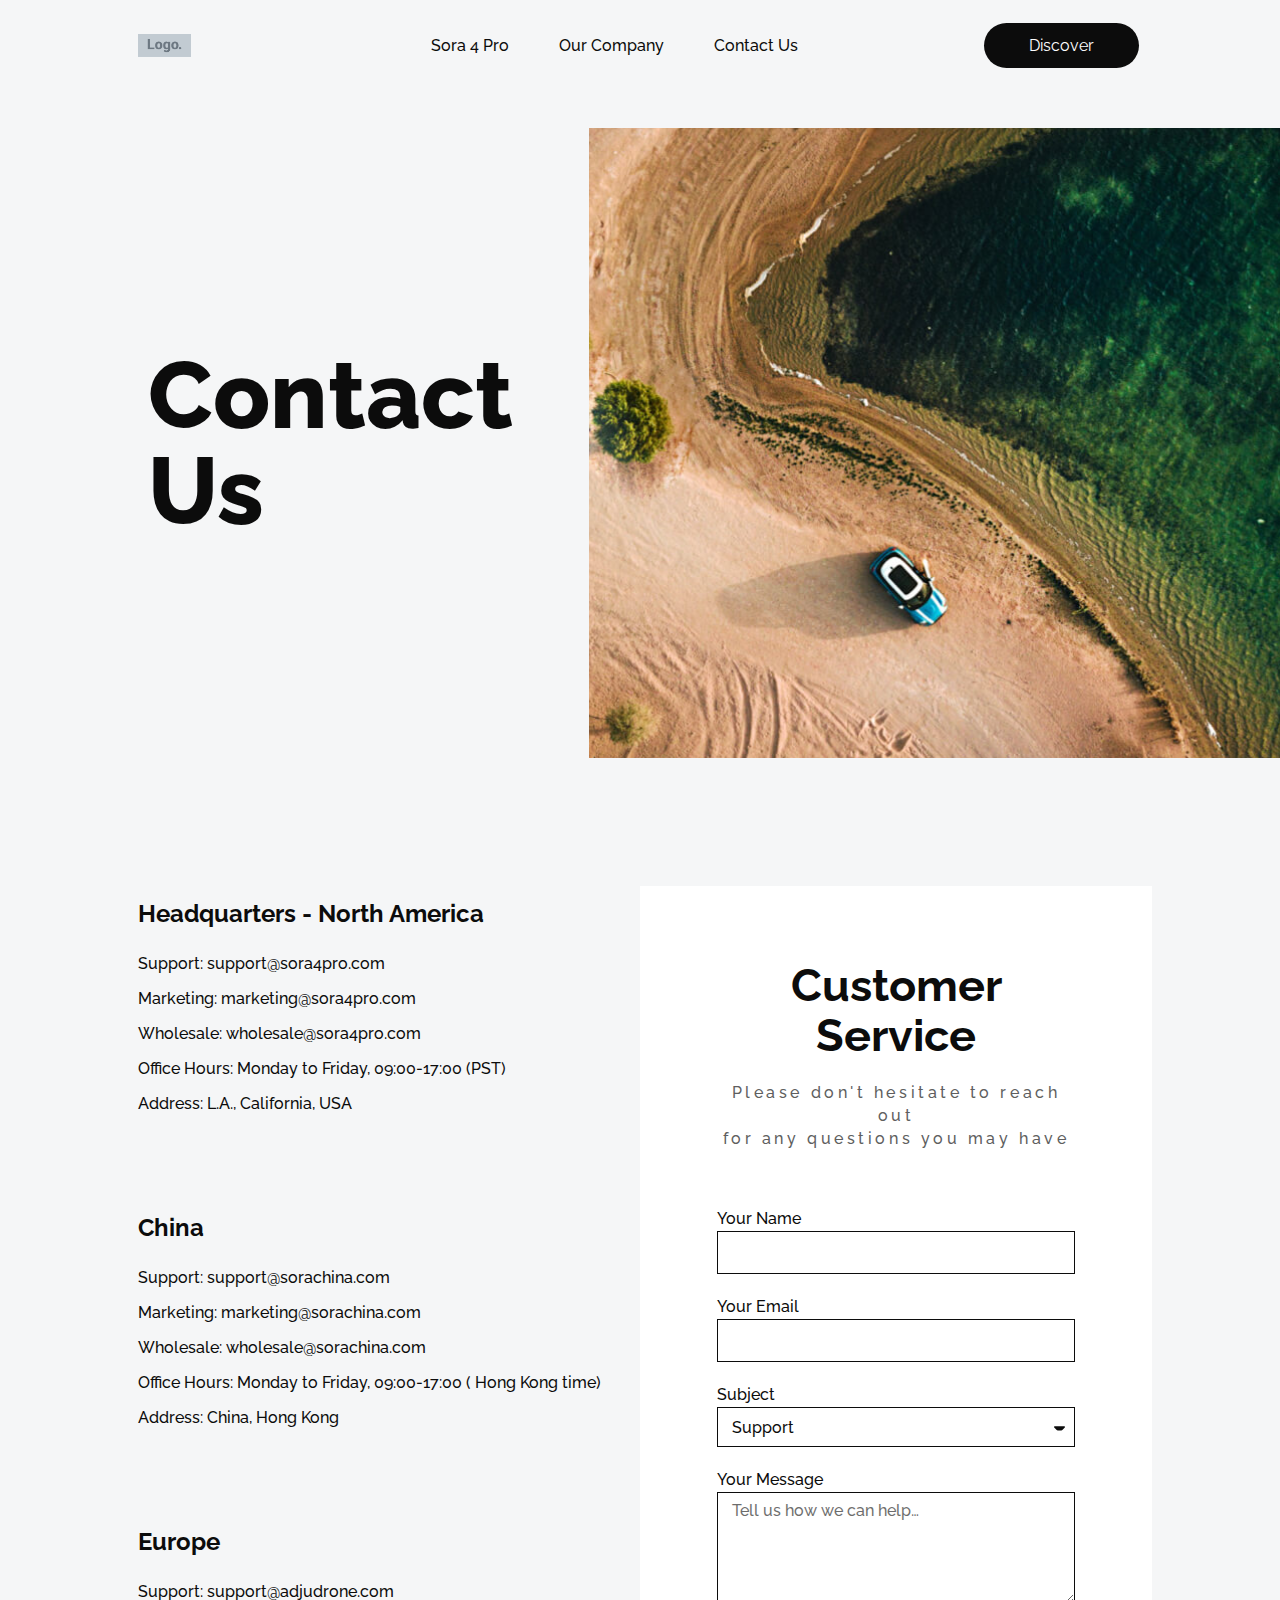
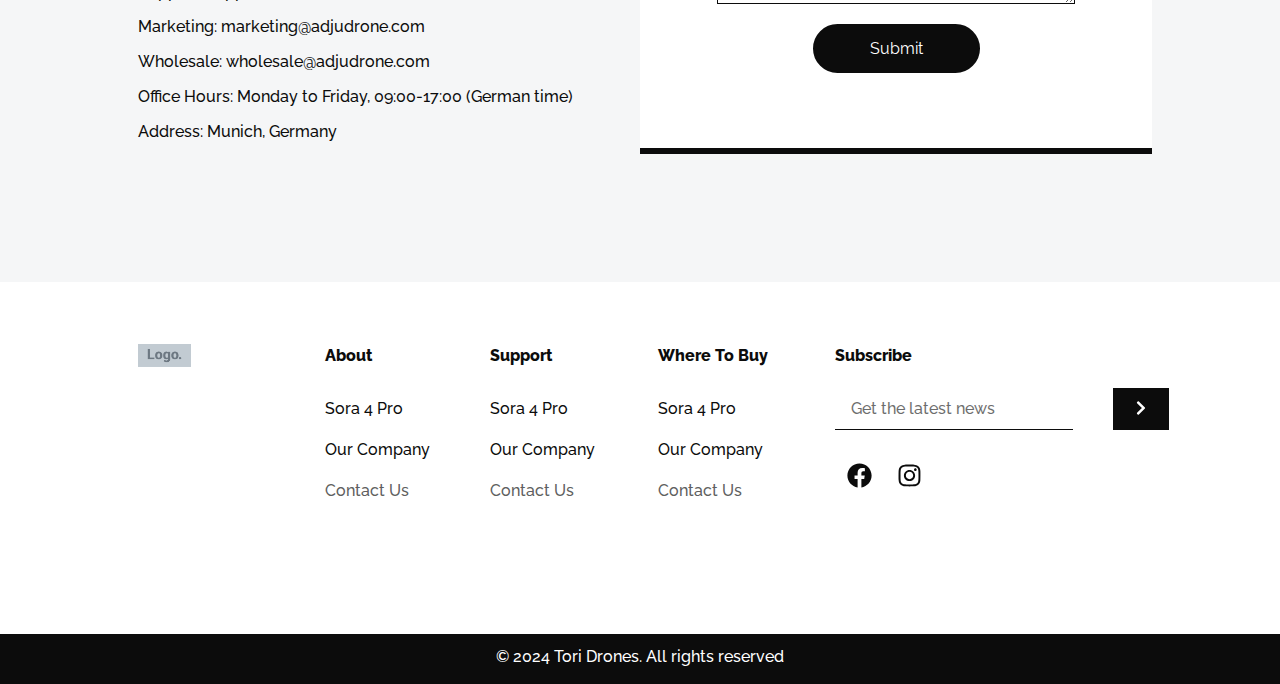
<file: index.html@p=34.html>
<!doctype html>
<html lang="en-US">
<head>
	<meta charset="UTF-8">
	<meta name="viewport" content="width=device-width, initial-scale=1">
	<link rel="profile" href="https://gmpg.org/xfn/11">
	<title>Contact Us &#8211; b</title>
<meta name='robots' content='max-image-preview:large' />
<link rel="alternate" type="application/rss+xml" title="b &raquo; Feed" href="feed/index.html" />
<link rel="alternate" type="application/rss+xml" title="b &raquo; Comments Feed" href="comments/feed/index.html" />
<script>
window._wpemojiSettings = {"baseUrl":"https:\/\/s.w.org\/images\/core\/emoji\/15.0.3\/72x72\/","ext":".png","svgUrl":"https:\/\/s.w.org\/images\/core\/emoji\/15.0.3\/svg\/","svgExt":".svg","source":{"concatemoji":"http:\/\/d.local\/wp-includes\/js\/wp-emoji-release.min.js?ver=6.6.1"}};
/*! This file is auto-generated */
!function(i,n){var o,s,e;function c(e){try{var t={supportTests:e,timestamp:(new Date).valueOf()};sessionStorage.setItem(o,JSON.stringify(t))}catch(e){}}function p(e,t,n){e.clearRect(0,0,e.canvas.width,e.canvas.height),e.fillText(t,0,0);var t=new Uint32Array(e.getImageData(0,0,e.canvas.width,e.canvas.height).data),r=(e.clearRect(0,0,e.canvas.width,e.canvas.height),e.fillText(n,0,0),new Uint32Array(e.getImageData(0,0,e.canvas.width,e.canvas.height).data));return t.every(function(e,t){return e===r[t]})}function u(e,t,n){switch(t){case"flag":return n(e,"\ud83c\udff3\ufe0f\u200d\u26a7\ufe0f","\ud83c\udff3\ufe0f\u200b\u26a7\ufe0f")?!1:!n(e,"\ud83c\uddfa\ud83c\uddf3","\ud83c\uddfa\u200b\ud83c\uddf3")&&!n(e,"\ud83c\udff4\udb40\udc67\udb40\udc62\udb40\udc65\udb40\udc6e\udb40\udc67\udb40\udc7f","\ud83c\udff4\u200b\udb40\udc67\u200b\udb40\udc62\u200b\udb40\udc65\u200b\udb40\udc6e\u200b\udb40\udc67\u200b\udb40\udc7f");case"emoji":return!n(e,"\ud83d\udc26\u200d\u2b1b","\ud83d\udc26\u200b\u2b1b")}return!1}function f(e,t,n){var r="undefined"!=typeof WorkerGlobalScope&&self instanceof WorkerGlobalScope?new OffscreenCanvas(300,150):i.createElement("canvas"),a=r.getContext("2d",{willReadFrequently:!0}),o=(a.textBaseline="top",a.font="600 32px Arial",{});return e.forEach(function(e){o[e]=t(a,e,n)}),o}function t(e){var t=i.createElement("script");t.src=e,t.defer=!0,i.head.appendChild(t)}"undefined"!=typeof Promise&&(o="wpEmojiSettingsSupports",s=["flag","emoji"],n.supports={everything:!0,everythingExceptFlag:!0},e=new Promise(function(e){i.addEventListener("DOMContentLoaded",e,{once:!0})}),new Promise(function(t){var n=function(){try{var e=JSON.parse(sessionStorage.getItem(o));if("object"==typeof e&&"number"==typeof e.timestamp&&(new Date).valueOf()<e.timestamp+604800&&"object"==typeof e.supportTests)return e.supportTests}catch(e){}return null}();if(!n){if("undefined"!=typeof Worker&&"undefined"!=typeof OffscreenCanvas&&"undefined"!=typeof URL&&URL.createObjectURL&&"undefined"!=typeof Blob)try{var e="postMessage("+f.toString()+"("+[JSON.stringify(s),u.toString(),p.toString()].join(",")+"));",r=new Blob([e],{type:"text/javascript"}),a=new Worker(URL.createObjectURL(r),{name:"wpTestEmojiSupports"});return void(a.onmessage=function(e){c(n=e.data),a.terminate(),t(n)})}catch(e){}c(n=f(s,u,p))}t(n)}).then(function(e){for(var t in e)n.supports[t]=e[t],n.supports.everything=n.supports.everything&&n.supports[t],"flag"!==t&&(n.supports.everythingExceptFlag=n.supports.everythingExceptFlag&&n.supports[t]);n.supports.everythingExceptFlag=n.supports.everythingExceptFlag&&!n.supports.flag,n.DOMReady=!1,n.readyCallback=function(){n.DOMReady=!0}}).then(function(){return e}).then(function(){var e;n.supports.everything||(n.readyCallback(),(e=n.source||{}).concatemoji?t(e.concatemoji):e.wpemoji&&e.twemoji&&(t(e.twemoji),t(e.wpemoji)))}))}((window,document),window._wpemojiSettings);
</script>
<style id='wp-emoji-styles-inline-css'>

	img.wp-smiley, img.emoji {
		display: inline !important;
		border: none !important;
		box-shadow: none !important;
		height: 1em !important;
		width: 1em !important;
		margin: 0 0.07em !important;
		vertical-align: -0.1em !important;
		background: none !important;
		padding: 0 !important;
	}
</style>
<style id='classic-theme-styles-inline-css'>
/*! This file is auto-generated */
.wp-block-button__link{color:#fff;background-color:#32373c;border-radius:9999px;box-shadow:none;text-decoration:none;padding:calc(.667em + 2px) calc(1.333em + 2px);font-size:1.125em}.wp-block-file__button{background:#32373c;color:#fff;text-decoration:none}
</style>
<style id='global-styles-inline-css'>
:root{--wp--preset--aspect-ratio--square: 1;--wp--preset--aspect-ratio--4-3: 4/3;--wp--preset--aspect-ratio--3-4: 3/4;--wp--preset--aspect-ratio--3-2: 3/2;--wp--preset--aspect-ratio--2-3: 2/3;--wp--preset--aspect-ratio--16-9: 16/9;--wp--preset--aspect-ratio--9-16: 9/16;--wp--preset--color--black: #000000;--wp--preset--color--cyan-bluish-gray: #abb8c3;--wp--preset--color--white: #ffffff;--wp--preset--color--pale-pink: #f78da7;--wp--preset--color--vivid-red: #cf2e2e;--wp--preset--color--luminous-vivid-orange: #ff6900;--wp--preset--color--luminous-vivid-amber: #fcb900;--wp--preset--color--light-green-cyan: #7bdcb5;--wp--preset--color--vivid-green-cyan: #00d084;--wp--preset--color--pale-cyan-blue: #8ed1fc;--wp--preset--color--vivid-cyan-blue: #0693e3;--wp--preset--color--vivid-purple: #9b51e0;--wp--preset--gradient--vivid-cyan-blue-to-vivid-purple: linear-gradient(135deg,rgba(6,147,227,1) 0%,rgb(155,81,224) 100%);--wp--preset--gradient--light-green-cyan-to-vivid-green-cyan: linear-gradient(135deg,rgb(122,220,180) 0%,rgb(0,208,130) 100%);--wp--preset--gradient--luminous-vivid-amber-to-luminous-vivid-orange: linear-gradient(135deg,rgba(252,185,0,1) 0%,rgba(255,105,0,1) 100%);--wp--preset--gradient--luminous-vivid-orange-to-vivid-red: linear-gradient(135deg,rgba(255,105,0,1) 0%,rgb(207,46,46) 100%);--wp--preset--gradient--very-light-gray-to-cyan-bluish-gray: linear-gradient(135deg,rgb(238,238,238) 0%,rgb(169,184,195) 100%);--wp--preset--gradient--cool-to-warm-spectrum: linear-gradient(135deg,rgb(74,234,220) 0%,rgb(151,120,209) 20%,rgb(207,42,186) 40%,rgb(238,44,130) 60%,rgb(251,105,98) 80%,rgb(254,248,76) 100%);--wp--preset--gradient--blush-light-purple: linear-gradient(135deg,rgb(255,206,236) 0%,rgb(152,150,240) 100%);--wp--preset--gradient--blush-bordeaux: linear-gradient(135deg,rgb(254,205,165) 0%,rgb(254,45,45) 50%,rgb(107,0,62) 100%);--wp--preset--gradient--luminous-dusk: linear-gradient(135deg,rgb(255,203,112) 0%,rgb(199,81,192) 50%,rgb(65,88,208) 100%);--wp--preset--gradient--pale-ocean: linear-gradient(135deg,rgb(255,245,203) 0%,rgb(182,227,212) 50%,rgb(51,167,181) 100%);--wp--preset--gradient--electric-grass: linear-gradient(135deg,rgb(202,248,128) 0%,rgb(113,206,126) 100%);--wp--preset--gradient--midnight: linear-gradient(135deg,rgb(2,3,129) 0%,rgb(40,116,252) 100%);--wp--preset--font-size--small: 13px;--wp--preset--font-size--medium: 20px;--wp--preset--font-size--large: 36px;--wp--preset--font-size--x-large: 42px;--wp--preset--spacing--20: 0.44rem;--wp--preset--spacing--30: 0.67rem;--wp--preset--spacing--40: 1rem;--wp--preset--spacing--50: 1.5rem;--wp--preset--spacing--60: 2.25rem;--wp--preset--spacing--70: 3.38rem;--wp--preset--spacing--80: 5.06rem;--wp--preset--shadow--natural: 6px 6px 9px rgba(0, 0, 0, 0.2);--wp--preset--shadow--deep: 12px 12px 50px rgba(0, 0, 0, 0.4);--wp--preset--shadow--sharp: 6px 6px 0px rgba(0, 0, 0, 0.2);--wp--preset--shadow--outlined: 6px 6px 0px -3px rgba(255, 255, 255, 1), 6px 6px rgba(0, 0, 0, 1);--wp--preset--shadow--crisp: 6px 6px 0px rgba(0, 0, 0, 1);}:where(.is-layout-flex){gap: 0.5em;}:where(.is-layout-grid){gap: 0.5em;}body .is-layout-flex{display: flex;}.is-layout-flex{flex-wrap: wrap;align-items: center;}.is-layout-flex > :is(*, div){margin: 0;}body .is-layout-grid{display: grid;}.is-layout-grid > :is(*, div){margin: 0;}:where(.wp-block-columns.is-layout-flex){gap: 2em;}:where(.wp-block-columns.is-layout-grid){gap: 2em;}:where(.wp-block-post-template.is-layout-flex){gap: 1.25em;}:where(.wp-block-post-template.is-layout-grid){gap: 1.25em;}.has-black-color{color: var(--wp--preset--color--black) !important;}.has-cyan-bluish-gray-color{color: var(--wp--preset--color--cyan-bluish-gray) !important;}.has-white-color{color: var(--wp--preset--color--white) !important;}.has-pale-pink-color{color: var(--wp--preset--color--pale-pink) !important;}.has-vivid-red-color{color: var(--wp--preset--color--vivid-red) !important;}.has-luminous-vivid-orange-color{color: var(--wp--preset--color--luminous-vivid-orange) !important;}.has-luminous-vivid-amber-color{color: var(--wp--preset--color--luminous-vivid-amber) !important;}.has-light-green-cyan-color{color: var(--wp--preset--color--light-green-cyan) !important;}.has-vivid-green-cyan-color{color: var(--wp--preset--color--vivid-green-cyan) !important;}.has-pale-cyan-blue-color{color: var(--wp--preset--color--pale-cyan-blue) !important;}.has-vivid-cyan-blue-color{color: var(--wp--preset--color--vivid-cyan-blue) !important;}.has-vivid-purple-color{color: var(--wp--preset--color--vivid-purple) !important;}.has-black-background-color{background-color: var(--wp--preset--color--black) !important;}.has-cyan-bluish-gray-background-color{background-color: var(--wp--preset--color--cyan-bluish-gray) !important;}.has-white-background-color{background-color: var(--wp--preset--color--white) !important;}.has-pale-pink-background-color{background-color: var(--wp--preset--color--pale-pink) !important;}.has-vivid-red-background-color{background-color: var(--wp--preset--color--vivid-red) !important;}.has-luminous-vivid-orange-background-color{background-color: var(--wp--preset--color--luminous-vivid-orange) !important;}.has-luminous-vivid-amber-background-color{background-color: var(--wp--preset--color--luminous-vivid-amber) !important;}.has-light-green-cyan-background-color{background-color: var(--wp--preset--color--light-green-cyan) !important;}.has-vivid-green-cyan-background-color{background-color: var(--wp--preset--color--vivid-green-cyan) !important;}.has-pale-cyan-blue-background-color{background-color: var(--wp--preset--color--pale-cyan-blue) !important;}.has-vivid-cyan-blue-background-color{background-color: var(--wp--preset--color--vivid-cyan-blue) !important;}.has-vivid-purple-background-color{background-color: var(--wp--preset--color--vivid-purple) !important;}.has-black-border-color{border-color: var(--wp--preset--color--black) !important;}.has-cyan-bluish-gray-border-color{border-color: var(--wp--preset--color--cyan-bluish-gray) !important;}.has-white-border-color{border-color: var(--wp--preset--color--white) !important;}.has-pale-pink-border-color{border-color: var(--wp--preset--color--pale-pink) !important;}.has-vivid-red-border-color{border-color: var(--wp--preset--color--vivid-red) !important;}.has-luminous-vivid-orange-border-color{border-color: var(--wp--preset--color--luminous-vivid-orange) !important;}.has-luminous-vivid-amber-border-color{border-color: var(--wp--preset--color--luminous-vivid-amber) !important;}.has-light-green-cyan-border-color{border-color: var(--wp--preset--color--light-green-cyan) !important;}.has-vivid-green-cyan-border-color{border-color: var(--wp--preset--color--vivid-green-cyan) !important;}.has-pale-cyan-blue-border-color{border-color: var(--wp--preset--color--pale-cyan-blue) !important;}.has-vivid-cyan-blue-border-color{border-color: var(--wp--preset--color--vivid-cyan-blue) !important;}.has-vivid-purple-border-color{border-color: var(--wp--preset--color--vivid-purple) !important;}.has-vivid-cyan-blue-to-vivid-purple-gradient-background{background: var(--wp--preset--gradient--vivid-cyan-blue-to-vivid-purple) !important;}.has-light-green-cyan-to-vivid-green-cyan-gradient-background{background: var(--wp--preset--gradient--light-green-cyan-to-vivid-green-cyan) !important;}.has-luminous-vivid-amber-to-luminous-vivid-orange-gradient-background{background: var(--wp--preset--gradient--luminous-vivid-amber-to-luminous-vivid-orange) !important;}.has-luminous-vivid-orange-to-vivid-red-gradient-background{background: var(--wp--preset--gradient--luminous-vivid-orange-to-vivid-red) !important;}.has-very-light-gray-to-cyan-bluish-gray-gradient-background{background: var(--wp--preset--gradient--very-light-gray-to-cyan-bluish-gray) !important;}.has-cool-to-warm-spectrum-gradient-background{background: var(--wp--preset--gradient--cool-to-warm-spectrum) !important;}.has-blush-light-purple-gradient-background{background: var(--wp--preset--gradient--blush-light-purple) !important;}.has-blush-bordeaux-gradient-background{background: var(--wp--preset--gradient--blush-bordeaux) !important;}.has-luminous-dusk-gradient-background{background: var(--wp--preset--gradient--luminous-dusk) !important;}.has-pale-ocean-gradient-background{background: var(--wp--preset--gradient--pale-ocean) !important;}.has-electric-grass-gradient-background{background: var(--wp--preset--gradient--electric-grass) !important;}.has-midnight-gradient-background{background: var(--wp--preset--gradient--midnight) !important;}.has-small-font-size{font-size: var(--wp--preset--font-size--small) !important;}.has-medium-font-size{font-size: var(--wp--preset--font-size--medium) !important;}.has-large-font-size{font-size: var(--wp--preset--font-size--large) !important;}.has-x-large-font-size{font-size: var(--wp--preset--font-size--x-large) !important;}
:where(.wp-block-post-template.is-layout-flex){gap: 1.25em;}:where(.wp-block-post-template.is-layout-grid){gap: 1.25em;}
:where(.wp-block-columns.is-layout-flex){gap: 2em;}:where(.wp-block-columns.is-layout-grid){gap: 2em;}
:root :where(.wp-block-pullquote){font-size: 1.5em;line-height: 1.6;}
</style>
<link rel='stylesheet' id='hello-elementor-css' href='wp-content/themes/hello-elementor/style.min.css@ver=3.1.1.css' media='all' />
<link rel='stylesheet' id='hello-elementor-theme-style-css' href='wp-content/themes/hello-elementor/theme.min.css@ver=3.1.1.css' media='all' />
<link rel='stylesheet' id='hello-elementor-header-footer-css' href='wp-content/themes/hello-elementor/header-footer.min.css@ver=3.1.1.css' media='all' />
<link rel='stylesheet' id='elementor-frontend-css' href='wp-content/plugins/elementor/assets/css/frontend-lite.min.css@ver=3.23.4.css' media='all' />
<link rel='stylesheet' id='elementor-post-16-css' href='wp-content/uploads/elementor/css/post-16.css@ver=1724194095.css' media='all' />
<link rel='stylesheet' id='swiper-css' href='wp-content/plugins/elementor/assets/lib/swiper/v8/css/swiper.min.css@ver=8.4.5.css' media='all' />
<link rel='stylesheet' id='elementor-pro-css' href='wp-content/plugins/elementor-pro-3.23.3/assets/css/frontend-lite.min.css@ver=3.23.3.css' media='all' />
<link rel='stylesheet' id='elementor-global-css' href='wp-content/uploads/elementor/css/global.css@ver=1724194096.css' media='all' />
<link rel='stylesheet' id='elementor-post-34-css' href='wp-content/uploads/elementor/css/post-34.css@ver=1724194111.css' media='all' />
<link rel='stylesheet' id='elementor-post-30-css' href='wp-content/uploads/elementor/css/post-30.css@ver=1724194096.css' media='all' />
<link rel='stylesheet' id='elementor-post-26-css' href='wp-content/uploads/elementor/css/post-26.css@ver=1724194096.css' media='all' />
<link rel='stylesheet' id='hello-elementor-child-style-css' href='wp-content/themes/hello-theme-child-master/style.css@ver=2.0.0.css' media='all' />
<link rel='stylesheet' id='google-fonts-1-css' href='https://fonts.googleapis.com/css?family=Raleway%3A100%2C100italic%2C200%2C200italic%2C300%2C300italic%2C400%2C400italic%2C500%2C500italic%2C600%2C600italic%2C700%2C700italic%2C800%2C800italic%2C900%2C900italic&#038;display=swap&#038;ver=6.6.1' media='all' />
<link rel="preconnect" href="https://fonts.gstatic.com/" crossorigin><link rel="https://api.w.org/" href="wp-json/index.html" /><link rel="alternate" title="JSON" type="application/json" href="wp-json/wp/v2/pages/34" /><link rel="EditURI" type="application/rsd+xml" title="RSD" href="xmlrpc.php@rsd" />
<meta name="generator" content="WordPress 6.6.1" />
<link rel="canonical" href="index.html@p=34.html" />
<link rel='shortlink' href='index.html@p=34.html' />
<link rel="alternate" title="oEmbed (JSON)" type="application/json+oembed" href="wp-json/oembed/1.0/embed@url=http%253A%252F%252Fd.local%252Fcontact-us%252F" />
<link rel="alternate" title="oEmbed (XML)" type="text/xml+oembed" href="wp-json/oembed/1.0/embed@url=http%253A%252F%252Fd.local%252Fcontact-us%252F&amp;format=xml" />
<meta name="generator" content="Elementor 3.23.4; features: e_optimized_css_loading, e_font_icon_svg, additional_custom_breakpoints, e_optimized_control_loading, e_lazyload, e_element_cache; settings: css_print_method-external, google_font-enabled, font_display-swap">
			<style>
				.e-con.e-parent:nth-of-type(n+4):not(.e-lazyloaded):not(.e-no-lazyload),
				.e-con.e-parent:nth-of-type(n+4):not(.e-lazyloaded):not(.e-no-lazyload) * {
					background-image: none !important;
				}
				@media screen and (max-height: 1024px) {
					.e-con.e-parent:nth-of-type(n+3):not(.e-lazyloaded):not(.e-no-lazyload),
					.e-con.e-parent:nth-of-type(n+3):not(.e-lazyloaded):not(.e-no-lazyload) * {
						background-image: none !important;
					}
				}
				@media screen and (max-height: 640px) {
					.e-con.e-parent:nth-of-type(n+2):not(.e-lazyloaded):not(.e-no-lazyload),
					.e-con.e-parent:nth-of-type(n+2):not(.e-lazyloaded):not(.e-no-lazyload) * {
						background-image: none !important;
					}
				}
			</style>
			</head>
<body class="page-template page-template-elementor_header_footer page page-id-34 elementor-default elementor-template-full-width elementor-kit-16 elementor-page elementor-page-34">


<a class="skip-link screen-reader-text" href="index.html@p=34.html#content">Skip to content</a>

		<header data-elementor-type="header" data-elementor-id="30" class="elementor elementor-30 elementor-location-header" data-elementor-post-type="elementor_library">
					<header class="elementor-section elementor-top-section elementor-element elementor-element-148c799a elementor-section-full_width elementor-section-height-min-height elementor-section-content-middle elementor-section-height-default elementor-section-items-middle" data-id="148c799a" data-element_type="section">
						<div class="elementor-container elementor-column-gap-default">
					<div class="elementor-column elementor-col-33 elementor-top-column elementor-element elementor-element-4956403e" data-id="4956403e" data-element_type="column">
			<div class="elementor-widget-wrap elementor-element-populated">
						<div class="elementor-element elementor-element-dc6b9b1 elementor-widget elementor-widget-theme-site-logo elementor-widget-image" data-id="dc6b9b1" data-element_type="widget" data-widget_type="theme-site-logo.default">
				<div class="elementor-widget-container">
			<style>/*! elementor - v3.23.0 - 05-08-2024 */
.elementor-widget-image{text-align:center}.elementor-widget-image a{display:inline-block}.elementor-widget-image a img[src$=".svg"]{width:48px}.elementor-widget-image img{vertical-align:middle;display:inline-block}</style>						<a href="index.html">
			<img src="wp-content/plugins/elementor-pro-3.23.3/assets/images/logo-placeholder.png" title="" alt="" loading="lazy" />				</a>
									</div>
				</div>
					</div>
		</div>
				<div class="elementor-column elementor-col-33 elementor-top-column elementor-element elementor-element-42d8efbd" data-id="42d8efbd" data-element_type="column">
			<div class="elementor-widget-wrap elementor-element-populated">
						<div class="elementor-element elementor-element-59f0b210 elementor-nav-menu__align-center elementor-nav-menu--stretch elementor-nav-menu--dropdown-tablet elementor-nav-menu__text-align-aside elementor-nav-menu--toggle elementor-nav-menu--burger elementor-widget elementor-widget-nav-menu" data-id="59f0b210" data-element_type="widget" data-settings="{&quot;full_width&quot;:&quot;stretch&quot;,&quot;layout&quot;:&quot;horizontal&quot;,&quot;submenu_icon&quot;:{&quot;value&quot;:&quot;&lt;svg class=\&quot;e-font-icon-svg e-fas-caret-down\&quot; viewBox=\&quot;0 0 320 512\&quot; xmlns=\&quot;http:\/\/www.w3.org\/2000\/svg\&quot;&gt;&lt;path d=\&quot;M31.3 192h257.3c17.8 0 26.7 21.5 14.1 34.1L174.1 354.8c-7.8 7.8-20.5 7.8-28.3 0L17.2 226.1C4.6 213.5 13.5 192 31.3 192z\&quot;&gt;&lt;\/path&gt;&lt;\/svg&gt;&quot;,&quot;library&quot;:&quot;fa-solid&quot;},&quot;toggle&quot;:&quot;burger&quot;}" data-widget_type="nav-menu.default">
				<div class="elementor-widget-container">
			<link rel="stylesheet" href="wp-content/plugins/elementor-pro-3.23.3/assets/css/widget-nav-menu.min.css@ver=1724193920.css">			<nav aria-label="Menu" class="elementor-nav-menu--main elementor-nav-menu__container elementor-nav-menu--layout-horizontal e--pointer-text e--animation-float">
				<ul id="menu-1-59f0b210" class="elementor-nav-menu"><li class="menu-item menu-item-type-post_type menu-item-object-page menu-item-110"><a href="index.html@p=64.html" class="elementor-item">Sora 4 Pro</a></li>
<li class="menu-item menu-item-type-post_type menu-item-object-page menu-item-111"><a href="index.html@p=39.html" class="elementor-item">Our Company</a></li>
<li class="menu-item menu-item-type-post_type menu-item-object-page current-menu-item page_item page-item-34 current_page_item menu-item-112"><a href="index.html@p=34.html" aria-current="page" class="elementor-item elementor-item-active">Contact Us</a></li>
</ul>			</nav>
					<div class="elementor-menu-toggle" role="button" tabindex="0" aria-label="Menu Toggle" aria-expanded="false">
			<svg aria-hidden="true" role="presentation" class="elementor-menu-toggle__icon--open e-font-icon-svg e-eicon-menu-bar" viewBox="0 0 1000 1000" xmlns="http://www.w3.org/2000/svg"><path d="M104 333H896C929 333 958 304 958 271S929 208 896 208H104C71 208 42 237 42 271S71 333 104 333ZM104 583H896C929 583 958 554 958 521S929 458 896 458H104C71 458 42 487 42 521S71 583 104 583ZM104 833H896C929 833 958 804 958 771S929 708 896 708H104C71 708 42 737 42 771S71 833 104 833Z"></path></svg><svg aria-hidden="true" role="presentation" class="elementor-menu-toggle__icon--close e-font-icon-svg e-eicon-close" viewBox="0 0 1000 1000" xmlns="http://www.w3.org/2000/svg"><path d="M742 167L500 408 258 167C246 154 233 150 217 150 196 150 179 158 167 167 154 179 150 196 150 212 150 229 154 242 171 254L408 500 167 742C138 771 138 800 167 829 196 858 225 858 254 829L496 587 738 829C750 842 767 846 783 846 800 846 817 842 829 829 842 817 846 804 846 783 846 767 842 750 829 737L588 500 833 258C863 229 863 200 833 171 804 137 775 137 742 167Z"></path></svg>			<span class="elementor-screen-only">Menu</span>
		</div>
					<nav class="elementor-nav-menu--dropdown elementor-nav-menu__container" aria-hidden="true">
				<ul id="menu-2-59f0b210" class="elementor-nav-menu"><li class="menu-item menu-item-type-post_type menu-item-object-page menu-item-110"><a href="index.html@p=64.html" class="elementor-item" tabindex="-1">Sora 4 Pro</a></li>
<li class="menu-item menu-item-type-post_type menu-item-object-page menu-item-111"><a href="index.html@p=39.html" class="elementor-item" tabindex="-1">Our Company</a></li>
<li class="menu-item menu-item-type-post_type menu-item-object-page current-menu-item page_item page-item-34 current_page_item menu-item-112"><a href="index.html@p=34.html" aria-current="page" class="elementor-item elementor-item-active" tabindex="-1">Contact Us</a></li>
</ul>			</nav>
				</div>
				</div>
					</div>
		</div>
				<div class="elementor-column elementor-col-33 elementor-top-column elementor-element elementor-element-20681af8" data-id="20681af8" data-element_type="column">
			<div class="elementor-widget-wrap elementor-element-populated">
						<div class="elementor-element elementor-element-350d7d19 elementor-align-right elementor-widget elementor-widget-button" data-id="350d7d19" data-element_type="widget" data-widget_type="button.default">
				<div class="elementor-widget-container">
					<div class="elementor-button-wrapper">
			<a class="elementor-button elementor-button-link elementor-size-sm" href="https://library.elementor.com/drone-product/sora-4-pro/">
						<span class="elementor-button-content-wrapper">
									<span class="elementor-button-text">Discover</span>
					</span>
					</a>
		</div>
				</div>
				</div>
					</div>
		</div>
					</div>
		</header>
				</header>
				<div data-elementor-type="wp-page" data-elementor-id="34" class="elementor elementor-34" data-elementor-post-type="page">
						<header class="elementor-section elementor-top-section elementor-element elementor-element-4dfe921b elementor-section-full_width elementor-section-height-min-height elementor-section-items-stretch elementor-section-content-middle elementor-section-height-default" data-id="4dfe921b" data-element_type="section">
						<div class="elementor-container elementor-column-gap-default">
					<div class="elementor-column elementor-col-50 elementor-top-column elementor-element elementor-element-31d85ff2" data-id="31d85ff2" data-element_type="column">
			<div class="elementor-widget-wrap elementor-element-populated">
						<section class="elementor-section elementor-inner-section elementor-element elementor-element-779b18a4 elementor-section-boxed elementor-section-height-default elementor-section-height-default" data-id="779b18a4" data-element_type="section">
						<div class="elementor-container elementor-column-gap-default">
					<div class="elementor-column elementor-col-100 elementor-inner-column elementor-element elementor-element-137db3c3" data-id="137db3c3" data-element_type="column">
			<div class="elementor-widget-wrap elementor-element-populated">
						<div class="elementor-element elementor-element-3e6f51d0 animated-slow elementor-invisible elementor-widget elementor-widget-heading" data-id="3e6f51d0" data-element_type="widget" data-settings="{&quot;_animation&quot;:&quot;fadeIn&quot;}" data-widget_type="heading.default">
				<div class="elementor-widget-container">
			<style>/*! elementor - v3.23.0 - 05-08-2024 */
.elementor-heading-title{padding:0;margin:0;line-height:1}.elementor-widget-heading .elementor-heading-title[class*=elementor-size-]>a{color:inherit;font-size:inherit;line-height:inherit}.elementor-widget-heading .elementor-heading-title.elementor-size-small{font-size:15px}.elementor-widget-heading .elementor-heading-title.elementor-size-medium{font-size:19px}.elementor-widget-heading .elementor-heading-title.elementor-size-large{font-size:29px}.elementor-widget-heading .elementor-heading-title.elementor-size-xl{font-size:39px}.elementor-widget-heading .elementor-heading-title.elementor-size-xxl{font-size:59px}</style><h1 class="elementor-heading-title elementor-size-default">Contact Us</h1>		</div>
				</div>
					</div>
		</div>
					</div>
		</section>
					</div>
		</div>
				<div class="elementor-column elementor-col-50 elementor-top-column elementor-element elementor-element-72c33ac8" data-id="72c33ac8" data-element_type="column" data-settings="{&quot;background_background&quot;:&quot;classic&quot;,&quot;background_motion_fx_motion_fx_scrolling&quot;:&quot;yes&quot;,&quot;background_motion_fx_translateY_effect&quot;:&quot;yes&quot;,&quot;background_motion_fx_translateY_speed&quot;:{&quot;unit&quot;:&quot;px&quot;,&quot;size&quot;:1.8,&quot;sizes&quot;:[]},&quot;background_motion_fx_translateY_affectedRange&quot;:{&quot;unit&quot;:&quot;%&quot;,&quot;size&quot;:&quot;&quot;,&quot;sizes&quot;:{&quot;start&quot;:0,&quot;end&quot;:100}},&quot;background_motion_fx_devices&quot;:[&quot;desktop&quot;,&quot;tablet&quot;,&quot;mobile&quot;]}">
			<div class="elementor-widget-wrap elementor-element-populated">
						<div class="elementor-element elementor-element-77221476 elementor-widget elementor-widget-spacer" data-id="77221476" data-element_type="widget" data-widget_type="spacer.default">
				<div class="elementor-widget-container">
			<style>/*! elementor - v3.23.0 - 05-08-2024 */
.elementor-column .elementor-spacer-inner{height:var(--spacer-size)}.e-con{--container-widget-width:100%}.e-con-inner>.elementor-widget-spacer,.e-con>.elementor-widget-spacer{width:var(--container-widget-width,var(--spacer-size));--align-self:var(--container-widget-align-self,initial);--flex-shrink:0}.e-con-inner>.elementor-widget-spacer>.elementor-widget-container,.e-con>.elementor-widget-spacer>.elementor-widget-container{height:100%;width:100%}.e-con-inner>.elementor-widget-spacer>.elementor-widget-container>.elementor-spacer,.e-con>.elementor-widget-spacer>.elementor-widget-container>.elementor-spacer{height:100%}.e-con-inner>.elementor-widget-spacer>.elementor-widget-container>.elementor-spacer>.elementor-spacer-inner,.e-con>.elementor-widget-spacer>.elementor-widget-container>.elementor-spacer>.elementor-spacer-inner{height:var(--container-widget-height,var(--spacer-size))}.e-con-inner>.elementor-widget-spacer.elementor-widget-empty,.e-con>.elementor-widget-spacer.elementor-widget-empty{position:relative;min-height:22px;min-width:22px}.e-con-inner>.elementor-widget-spacer.elementor-widget-empty .elementor-widget-empty-icon,.e-con>.elementor-widget-spacer.elementor-widget-empty .elementor-widget-empty-icon{position:absolute;top:0;bottom:0;left:0;right:0;margin:auto;padding:0;width:22px;height:22px}</style>		<div class="elementor-spacer">
			<div class="elementor-spacer-inner"></div>
		</div>
				</div>
				</div>
					</div>
		</div>
					</div>
		</header>
				<header class="elementor-section elementor-top-section elementor-element elementor-element-99241e4 elementor-section-full_width elementor-section-height-min-height elementor-section-items-stretch elementor-section-content-middle elementor-reverse-tablet elementor-reverse-mobile elementor-section-height-default" data-id="99241e4" data-element_type="section">
						<div class="elementor-container elementor-column-gap-default">
					<div class="elementor-column elementor-col-50 elementor-top-column elementor-element elementor-element-55a1c86f" data-id="55a1c86f" data-element_type="column">
			<div class="elementor-widget-wrap elementor-element-populated">
						<div class="elementor-element elementor-element-7bddbad7 elementor-widget elementor-widget-heading" data-id="7bddbad7" data-element_type="widget" data-widget_type="heading.default">
				<div class="elementor-widget-container">
			<h3 class="elementor-heading-title elementor-size-default">Headquarters - North America</h3>		</div>
				</div>
				<div class="elementor-element elementor-element-16616854 elementor-icon-list--layout-traditional elementor-list-item-link-full_width elementor-widget elementor-widget-icon-list" data-id="16616854" data-element_type="widget" data-widget_type="icon-list.default">
				<div class="elementor-widget-container">
			<link rel="stylesheet" href="wp-content/plugins/elementor/assets/css/widget-icon-list.min.css">		<ul class="elementor-icon-list-items">
							<li class="elementor-icon-list-item">
										<span class="elementor-icon-list-text">Support: support@sora4pro.com</span>
									</li>
								<li class="elementor-icon-list-item">
										<span class="elementor-icon-list-text">Marketing: marketing@sora4pro.com</span>
									</li>
								<li class="elementor-icon-list-item">
										<span class="elementor-icon-list-text">Wholesale: wholesale@sora4pro.com</span>
									</li>
								<li class="elementor-icon-list-item">
										<span class="elementor-icon-list-text">Office Hours: Monday to Friday, 09:00-17:00 (PST)</span>
									</li>
								<li class="elementor-icon-list-item">
										<span class="elementor-icon-list-text">Address: L.A., California, USA</span>
									</li>
						</ul>
				</div>
				</div>
				<div class="elementor-element elementor-element-1fbb3e7b elementor-widget elementor-widget-heading" data-id="1fbb3e7b" data-element_type="widget" data-widget_type="heading.default">
				<div class="elementor-widget-container">
			<h3 class="elementor-heading-title elementor-size-default">China</h3>		</div>
				</div>
				<div class="elementor-element elementor-element-79c89506 elementor-icon-list--layout-traditional elementor-list-item-link-full_width elementor-widget elementor-widget-icon-list" data-id="79c89506" data-element_type="widget" data-widget_type="icon-list.default">
				<div class="elementor-widget-container">
					<ul class="elementor-icon-list-items">
							<li class="elementor-icon-list-item">
										<span class="elementor-icon-list-text">Support: support@sorachina.com</span>
									</li>
								<li class="elementor-icon-list-item">
										<span class="elementor-icon-list-text">Marketing: marketing@sorachina.com</span>
									</li>
								<li class="elementor-icon-list-item">
										<span class="elementor-icon-list-text">Wholesale: wholesale@sorachina.com</span>
									</li>
								<li class="elementor-icon-list-item">
										<span class="elementor-icon-list-text">Office Hours: Monday to Friday, 09:00-17:00 ( Hong Kong time)</span>
									</li>
								<li class="elementor-icon-list-item">
										<span class="elementor-icon-list-text">Address: China, Hong Kong</span>
									</li>
						</ul>
				</div>
				</div>
				<div class="elementor-element elementor-element-1889479b elementor-widget elementor-widget-heading" data-id="1889479b" data-element_type="widget" data-widget_type="heading.default">
				<div class="elementor-widget-container">
			<h3 class="elementor-heading-title elementor-size-default">Europe</h3>		</div>
				</div>
				<div class="elementor-element elementor-element-5a9d3234 elementor-icon-list--layout-traditional elementor-list-item-link-full_width elementor-widget elementor-widget-icon-list" data-id="5a9d3234" data-element_type="widget" data-widget_type="icon-list.default">
				<div class="elementor-widget-container">
					<ul class="elementor-icon-list-items">
							<li class="elementor-icon-list-item">
										<span class="elementor-icon-list-text">Support: support@adjudrone.com</span>
									</li>
								<li class="elementor-icon-list-item">
										<span class="elementor-icon-list-text">Marketing: marketing@adjudrone.com</span>
									</li>
								<li class="elementor-icon-list-item">
										<span class="elementor-icon-list-text">Wholesale: wholesale@adjudrone.com</span>
									</li>
								<li class="elementor-icon-list-item">
										<span class="elementor-icon-list-text">Office Hours: Monday to Friday, 09:00-17:00  (German time)</span>
									</li>
								<li class="elementor-icon-list-item">
										<span class="elementor-icon-list-text">Address: Munich, Germany</span>
									</li>
						</ul>
				</div>
				</div>
					</div>
		</div>
				<div class="elementor-column elementor-col-50 elementor-top-column elementor-element elementor-element-71cc38bf" data-id="71cc38bf" data-element_type="column" data-settings="{&quot;background_background&quot;:&quot;classic&quot;}">
			<div class="elementor-widget-wrap elementor-element-populated">
						<div class="elementor-element elementor-element-7bd405f3 elementor-widget elementor-widget-heading" data-id="7bd405f3" data-element_type="widget" data-widget_type="heading.default">
				<div class="elementor-widget-container">
			<h2 class="elementor-heading-title elementor-size-default">Customer Service</h2>		</div>
				</div>
				<div class="elementor-element elementor-element-3248cb0b elementor-widget elementor-widget-heading" data-id="3248cb0b" data-element_type="widget" data-widget_type="heading.default">
				<div class="elementor-widget-container">
			<h4 class="elementor-heading-title elementor-size-default">Please don't hesitate to reach out<br>
 for any questions you may have</h4>		</div>
				</div>
				<div class="elementor-element elementor-element-1522e3b6 elementor-button-align-center elementor-widget elementor-widget-form" data-id="1522e3b6" data-element_type="widget" data-settings="{&quot;step_next_label&quot;:&quot;Next&quot;,&quot;step_previous_label&quot;:&quot;Previous&quot;,&quot;button_width&quot;:&quot;100&quot;,&quot;step_type&quot;:&quot;number_text&quot;,&quot;step_icon_shape&quot;:&quot;circle&quot;}" data-widget_type="form.default">
				<div class="elementor-widget-container">
			<style>/*! elementor-pro - v3.23.0 - 05-08-2024 */
.elementor-button.elementor-hidden,.elementor-hidden{display:none}.e-form__step{width:100%}.e-form__step:not(.elementor-hidden){display:flex;flex-wrap:wrap}.e-form__buttons{flex-wrap:wrap}.e-form__buttons,.e-form__buttons__wrapper{display:flex}.e-form__indicators{display:flex;justify-content:space-between;align-items:center;flex-wrap:nowrap;font-size:13px;margin-bottom:var(--e-form-steps-indicators-spacing)}.e-form__indicators__indicator{display:flex;flex-direction:column;align-items:center;justify-content:center;flex-basis:0;padding:0 var(--e-form-steps-divider-gap)}.e-form__indicators__indicator__progress{width:100%;position:relative;background-color:var(--e-form-steps-indicator-progress-background-color);border-radius:var(--e-form-steps-indicator-progress-border-radius);overflow:hidden}.e-form__indicators__indicator__progress__meter{width:var(--e-form-steps-indicator-progress-meter-width,0);height:var(--e-form-steps-indicator-progress-height);line-height:var(--e-form-steps-indicator-progress-height);padding-right:15px;border-radius:var(--e-form-steps-indicator-progress-border-radius);background-color:var(--e-form-steps-indicator-progress-color);color:var(--e-form-steps-indicator-progress-meter-color);text-align:right;transition:width .1s linear}.e-form__indicators__indicator:first-child{padding-left:0}.e-form__indicators__indicator:last-child{padding-right:0}.e-form__indicators__indicator--state-inactive{color:var(--e-form-steps-indicator-inactive-primary-color,#c2cbd2)}.e-form__indicators__indicator--state-inactive [class*=indicator--shape-]:not(.e-form__indicators__indicator--shape-none){background-color:var(--e-form-steps-indicator-inactive-secondary-color,#fff)}.e-form__indicators__indicator--state-inactive object,.e-form__indicators__indicator--state-inactive svg{fill:var(--e-form-steps-indicator-inactive-primary-color,#c2cbd2)}.e-form__indicators__indicator--state-active{color:var(--e-form-steps-indicator-active-primary-color,#39b54a);border-color:var(--e-form-steps-indicator-active-secondary-color,#fff)}.e-form__indicators__indicator--state-active [class*=indicator--shape-]:not(.e-form__indicators__indicator--shape-none){background-color:var(--e-form-steps-indicator-active-secondary-color,#fff)}.e-form__indicators__indicator--state-active object,.e-form__indicators__indicator--state-active svg{fill:var(--e-form-steps-indicator-active-primary-color,#39b54a)}.e-form__indicators__indicator--state-completed{color:var(--e-form-steps-indicator-completed-secondary-color,#fff)}.e-form__indicators__indicator--state-completed [class*=indicator--shape-]:not(.e-form__indicators__indicator--shape-none){background-color:var(--e-form-steps-indicator-completed-primary-color,#39b54a)}.e-form__indicators__indicator--state-completed .e-form__indicators__indicator__label{color:var(--e-form-steps-indicator-completed-primary-color,#39b54a)}.e-form__indicators__indicator--state-completed .e-form__indicators__indicator--shape-none{color:var(--e-form-steps-indicator-completed-primary-color,#39b54a);background-color:initial}.e-form__indicators__indicator--state-completed object,.e-form__indicators__indicator--state-completed svg{fill:var(--e-form-steps-indicator-completed-secondary-color,#fff)}.e-form__indicators__indicator__icon{width:var(--e-form-steps-indicator-padding,30px);height:var(--e-form-steps-indicator-padding,30px);font-size:var(--e-form-steps-indicator-icon-size);border-width:1px;border-style:solid;display:flex;justify-content:center;align-items:center;overflow:hidden;margin-bottom:10px}.e-form__indicators__indicator__icon img,.e-form__indicators__indicator__icon object,.e-form__indicators__indicator__icon svg{width:var(--e-form-steps-indicator-icon-size);height:auto}.e-form__indicators__indicator__icon .e-font-icon-svg{height:1em}.e-form__indicators__indicator__number{width:var(--e-form-steps-indicator-padding,30px);height:var(--e-form-steps-indicator-padding,30px);border-width:1px;border-style:solid;display:flex;justify-content:center;align-items:center;margin-bottom:10px}.e-form__indicators__indicator--shape-circle{border-radius:50%}.e-form__indicators__indicator--shape-square{border-radius:0}.e-form__indicators__indicator--shape-rounded{border-radius:5px}.e-form__indicators__indicator--shape-none{border:0}.e-form__indicators__indicator__label{text-align:center}.e-form__indicators__indicator__separator{width:100%;height:var(--e-form-steps-divider-width);background-color:#babfc5}.e-form__indicators--type-icon,.e-form__indicators--type-icon_text,.e-form__indicators--type-number,.e-form__indicators--type-number_text{align-items:flex-start}.e-form__indicators--type-icon .e-form__indicators__indicator__separator,.e-form__indicators--type-icon_text .e-form__indicators__indicator__separator,.e-form__indicators--type-number .e-form__indicators__indicator__separator,.e-form__indicators--type-number_text .e-form__indicators__indicator__separator{margin-top:calc(var(--e-form-steps-indicator-padding, 30px) / 2 - var(--e-form-steps-divider-width, 1px) / 2)}.elementor-field-type-hidden{display:none}.elementor-field-type-html{display:inline-block}.elementor-field-type-tel input{direction:inherit}.elementor-login .elementor-lost-password,.elementor-login .elementor-remember-me{font-size:.85em}.elementor-field-type-recaptcha_v3 .elementor-field-label{display:none}.elementor-field-type-recaptcha_v3 .grecaptcha-badge{z-index:1}.elementor-button .elementor-form-spinner{order:3}.elementor-form .elementor-button .elementor-button-content-wrapper{align-items:center}.elementor-form .elementor-button .elementor-button-text{white-space:normal}.elementor-form .elementor-button svg{height:auto}.elementor-form .elementor-button .e-font-icon-svg{height:1em}.elementor-form .elementor-button .elementor-button-content-wrapper{gap:5px}.elementor-form .elementor-button .elementor-button-icon,.elementor-form .elementor-button .elementor-button-text{flex-grow:unset;order:unset}.elementor-select-wrapper .select-caret-down-wrapper{position:absolute;top:50%;transform:translateY(-50%);inset-inline-end:10px;pointer-events:none;font-size:11px}.elementor-select-wrapper .select-caret-down-wrapper svg{display:unset;width:1em;aspect-ratio:unset;fill:currentColor}.elementor-select-wrapper .select-caret-down-wrapper i{font-size:19px;line-height:2}.elementor-select-wrapper.remove-before:before{content:""!important}.elementor-message-svg:before{content:"";width:1em;height:1em;background-image:url("[data-uri]");background-position:50%;background-repeat:no-repeat}</style>		<form class="elementor-form" method="post" name="New Form">
			<input type="hidden" name="post_id" value="34"/>
			<input type="hidden" name="form_id" value="1522e3b6"/>
			<input type="hidden" name="referer_title" value="Contact Us" />

							<input type="hidden" name="queried_id" value="34"/>
			
			<div class="elementor-form-fields-wrapper elementor-labels-above">
								<div class="elementor-field-type-text elementor-field-group elementor-column elementor-field-group-name elementor-col-100">
												<label for="form-field-name" class="elementor-field-label">
								Your Name							</label>
														<input size="1" type="text" name="form_fields[name]" id="form-field-name" class="elementor-field elementor-size-sm  elementor-field-textual">
											</div>
								<div class="elementor-field-type-email elementor-field-group elementor-column elementor-field-group-email elementor-col-100 elementor-field-required">
												<label for="form-field-email" class="elementor-field-label">
								Your Email							</label>
														<input size="1" type="email" name="form_fields[email]" id="form-field-email" class="elementor-field elementor-size-sm  elementor-field-textual" required="required" aria-required="true">
											</div>
								<div class="elementor-field-type-select elementor-field-group elementor-column elementor-field-group-field_aa3dd70 elementor-col-100 elementor-field-required">
												<label for="form-field-field_aa3dd70" class="elementor-field-label">
								Subject							</label>
								<div class="elementor-field elementor-select-wrapper remove-before ">
			<div class="select-caret-down-wrapper">
				<svg aria-hidden="true" class="e-font-icon-svg e-eicon-caret-down" viewBox="0 0 571.4 571.4" xmlns="http://www.w3.org/2000/svg"><path d="M571 393Q571 407 561 418L311 668Q300 679 286 679T261 668L11 418Q0 407 0 393T11 368 36 357H536Q550 357 561 368T571 393Z"></path></svg>			</div>
			<select name="form_fields[field_aa3dd70]" id="form-field-field_aa3dd70" class="elementor-field-textual elementor-size-sm" required="required" aria-required="true">
									<option value="Support">Support</option>
									<option value="Where To Buy">Where To Buy</option>
									<option value="Choose Topic">Choose Topic</option>
							</select>
		</div>
						</div>
								<div class="elementor-field-type-textarea elementor-field-group elementor-column elementor-field-group-message elementor-col-100">
												<label for="form-field-message" class="elementor-field-label">
								Your Message							</label>
						<textarea class="elementor-field-textual elementor-field  elementor-size-sm" name="form_fields[message]" id="form-field-message" rows="4" placeholder="Tell us how we can help…"></textarea>				</div>
								<div class="elementor-field-group elementor-column elementor-field-type-submit elementor-col-100 e-form__buttons">
					<button class="elementor-button elementor-size-sm" type="submit">
						<span class="elementor-button-content-wrapper">
																						<span class="elementor-button-text">Submit</span>
													</span>
					</button>
				</div>
			</div>
		</form>
				</div>
				</div>
					</div>
		</div>
					</div>
		</header>
				</div>
				<footer data-elementor-type="footer" data-elementor-id="26" class="elementor elementor-26 elementor-location-footer" data-elementor-post-type="elementor_library">
					<footer class="elementor-section elementor-top-section elementor-element elementor-element-899f32d elementor-section-full_width elementor-section-height-min-height elementor-section-items-stretch elementor-section-content-top elementor-section-height-default" data-id="899f32d" data-element_type="section" data-settings="{&quot;background_background&quot;:&quot;classic&quot;}">
						<div class="elementor-container elementor-column-gap-default">
					<div class="elementor-column elementor-col-20 elementor-top-column elementor-element elementor-element-6ef4d5ab" data-id="6ef4d5ab" data-element_type="column">
			<div class="elementor-widget-wrap elementor-element-populated">
						<div class="elementor-element elementor-element-716e2727 elementor-widget elementor-widget-theme-site-logo elementor-widget-image" data-id="716e2727" data-element_type="widget" data-widget_type="theme-site-logo.default">
				<div class="elementor-widget-container">
									<a href="index.html">
			<img src="wp-content/plugins/elementor-pro-3.23.3/assets/images/logo-placeholder.png" title="" alt="" loading="lazy" />				</a>
									</div>
				</div>
					</div>
		</div>
				<div class="elementor-column elementor-col-20 elementor-top-column elementor-element elementor-element-6264161" data-id="6264161" data-element_type="column">
			<div class="elementor-widget-wrap elementor-element-populated">
						<div class="elementor-element elementor-element-5cd3eef8 elementor-widget elementor-widget-heading" data-id="5cd3eef8" data-element_type="widget" data-widget_type="heading.default">
				<div class="elementor-widget-container">
			<h5 class="elementor-heading-title elementor-size-default">About</h5>		</div>
				</div>
				<div class="elementor-element elementor-element-388b4f9d elementor-nav-menu__align-start elementor-nav-menu--dropdown-none elementor-widget elementor-widget-nav-menu" data-id="388b4f9d" data-element_type="widget" data-settings="{&quot;layout&quot;:&quot;vertical&quot;,&quot;submenu_icon&quot;:{&quot;value&quot;:&quot;&lt;svg class=\&quot;e-font-icon-svg e-fas-caret-down\&quot; viewBox=\&quot;0 0 320 512\&quot; xmlns=\&quot;http:\/\/www.w3.org\/2000\/svg\&quot;&gt;&lt;path d=\&quot;M31.3 192h257.3c17.8 0 26.7 21.5 14.1 34.1L174.1 354.8c-7.8 7.8-20.5 7.8-28.3 0L17.2 226.1C4.6 213.5 13.5 192 31.3 192z\&quot;&gt;&lt;\/path&gt;&lt;\/svg&gt;&quot;,&quot;library&quot;:&quot;fa-solid&quot;}}" data-widget_type="nav-menu.default">
				<div class="elementor-widget-container">
						<nav aria-label="Menu" class="elementor-nav-menu--main elementor-nav-menu__container elementor-nav-menu--layout-vertical e--pointer-none">
				<ul id="menu-1-388b4f9d" class="elementor-nav-menu sm-vertical"><li class="menu-item menu-item-type-post_type menu-item-object-page menu-item-110"><a href="index.html@p=64.html" class="elementor-item">Sora 4 Pro</a></li>
<li class="menu-item menu-item-type-post_type menu-item-object-page menu-item-111"><a href="index.html@p=39.html" class="elementor-item">Our Company</a></li>
<li class="menu-item menu-item-type-post_type menu-item-object-page current-menu-item page_item page-item-34 current_page_item menu-item-112"><a href="index.html@p=34.html" aria-current="page" class="elementor-item elementor-item-active">Contact Us</a></li>
</ul>			</nav>
						<nav class="elementor-nav-menu--dropdown elementor-nav-menu__container" aria-hidden="true">
				<ul id="menu-2-388b4f9d" class="elementor-nav-menu sm-vertical"><li class="menu-item menu-item-type-post_type menu-item-object-page menu-item-110"><a href="index.html@p=64.html" class="elementor-item" tabindex="-1">Sora 4 Pro</a></li>
<li class="menu-item menu-item-type-post_type menu-item-object-page menu-item-111"><a href="index.html@p=39.html" class="elementor-item" tabindex="-1">Our Company</a></li>
<li class="menu-item menu-item-type-post_type menu-item-object-page current-menu-item page_item page-item-34 current_page_item menu-item-112"><a href="index.html@p=34.html" aria-current="page" class="elementor-item elementor-item-active" tabindex="-1">Contact Us</a></li>
</ul>			</nav>
				</div>
				</div>
					</div>
		</div>
				<div class="elementor-column elementor-col-20 elementor-top-column elementor-element elementor-element-6029a17" data-id="6029a17" data-element_type="column">
			<div class="elementor-widget-wrap elementor-element-populated">
						<div class="elementor-element elementor-element-49572c72 elementor-widget elementor-widget-heading" data-id="49572c72" data-element_type="widget" data-widget_type="heading.default">
				<div class="elementor-widget-container">
			<h5 class="elementor-heading-title elementor-size-default">Support</h5>		</div>
				</div>
				<div class="elementor-element elementor-element-6177a686 elementor-nav-menu__align-start elementor-nav-menu--dropdown-none elementor-widget elementor-widget-nav-menu" data-id="6177a686" data-element_type="widget" data-settings="{&quot;layout&quot;:&quot;vertical&quot;,&quot;submenu_icon&quot;:{&quot;value&quot;:&quot;&lt;svg class=\&quot;e-font-icon-svg e-fas-caret-down\&quot; viewBox=\&quot;0 0 320 512\&quot; xmlns=\&quot;http:\/\/www.w3.org\/2000\/svg\&quot;&gt;&lt;path d=\&quot;M31.3 192h257.3c17.8 0 26.7 21.5 14.1 34.1L174.1 354.8c-7.8 7.8-20.5 7.8-28.3 0L17.2 226.1C4.6 213.5 13.5 192 31.3 192z\&quot;&gt;&lt;\/path&gt;&lt;\/svg&gt;&quot;,&quot;library&quot;:&quot;fa-solid&quot;}}" data-widget_type="nav-menu.default">
				<div class="elementor-widget-container">
						<nav aria-label="Menu" class="elementor-nav-menu--main elementor-nav-menu__container elementor-nav-menu--layout-vertical e--pointer-none">
				<ul id="menu-1-6177a686" class="elementor-nav-menu sm-vertical"><li class="menu-item menu-item-type-post_type menu-item-object-page menu-item-110"><a href="index.html@p=64.html" class="elementor-item">Sora 4 Pro</a></li>
<li class="menu-item menu-item-type-post_type menu-item-object-page menu-item-111"><a href="index.html@p=39.html" class="elementor-item">Our Company</a></li>
<li class="menu-item menu-item-type-post_type menu-item-object-page current-menu-item page_item page-item-34 current_page_item menu-item-112"><a href="index.html@p=34.html" aria-current="page" class="elementor-item elementor-item-active">Contact Us</a></li>
</ul>			</nav>
						<nav class="elementor-nav-menu--dropdown elementor-nav-menu__container" aria-hidden="true">
				<ul id="menu-2-6177a686" class="elementor-nav-menu sm-vertical"><li class="menu-item menu-item-type-post_type menu-item-object-page menu-item-110"><a href="index.html@p=64.html" class="elementor-item" tabindex="-1">Sora 4 Pro</a></li>
<li class="menu-item menu-item-type-post_type menu-item-object-page menu-item-111"><a href="index.html@p=39.html" class="elementor-item" tabindex="-1">Our Company</a></li>
<li class="menu-item menu-item-type-post_type menu-item-object-page current-menu-item page_item page-item-34 current_page_item menu-item-112"><a href="index.html@p=34.html" aria-current="page" class="elementor-item elementor-item-active" tabindex="-1">Contact Us</a></li>
</ul>			</nav>
				</div>
				</div>
					</div>
		</div>
				<div class="elementor-column elementor-col-20 elementor-top-column elementor-element elementor-element-20750474" data-id="20750474" data-element_type="column">
			<div class="elementor-widget-wrap elementor-element-populated">
						<div class="elementor-element elementor-element-c5ab5cd elementor-widget elementor-widget-heading" data-id="c5ab5cd" data-element_type="widget" data-widget_type="heading.default">
				<div class="elementor-widget-container">
			<h5 class="elementor-heading-title elementor-size-default">Where to Buy</h5>		</div>
				</div>
				<div class="elementor-element elementor-element-504ae509 elementor-nav-menu__align-start elementor-nav-menu--dropdown-none elementor-widget elementor-widget-nav-menu" data-id="504ae509" data-element_type="widget" data-settings="{&quot;layout&quot;:&quot;vertical&quot;,&quot;submenu_icon&quot;:{&quot;value&quot;:&quot;&lt;svg class=\&quot;e-font-icon-svg e-fas-caret-down\&quot; viewBox=\&quot;0 0 320 512\&quot; xmlns=\&quot;http:\/\/www.w3.org\/2000\/svg\&quot;&gt;&lt;path d=\&quot;M31.3 192h257.3c17.8 0 26.7 21.5 14.1 34.1L174.1 354.8c-7.8 7.8-20.5 7.8-28.3 0L17.2 226.1C4.6 213.5 13.5 192 31.3 192z\&quot;&gt;&lt;\/path&gt;&lt;\/svg&gt;&quot;,&quot;library&quot;:&quot;fa-solid&quot;}}" data-widget_type="nav-menu.default">
				<div class="elementor-widget-container">
						<nav aria-label="Menu" class="elementor-nav-menu--main elementor-nav-menu__container elementor-nav-menu--layout-vertical e--pointer-none">
				<ul id="menu-1-504ae509" class="elementor-nav-menu sm-vertical"><li class="menu-item menu-item-type-post_type menu-item-object-page menu-item-110"><a href="index.html@p=64.html" class="elementor-item">Sora 4 Pro</a></li>
<li class="menu-item menu-item-type-post_type menu-item-object-page menu-item-111"><a href="index.html@p=39.html" class="elementor-item">Our Company</a></li>
<li class="menu-item menu-item-type-post_type menu-item-object-page current-menu-item page_item page-item-34 current_page_item menu-item-112"><a href="index.html@p=34.html" aria-current="page" class="elementor-item elementor-item-active">Contact Us</a></li>
</ul>			</nav>
						<nav class="elementor-nav-menu--dropdown elementor-nav-menu__container" aria-hidden="true">
				<ul id="menu-2-504ae509" class="elementor-nav-menu sm-vertical"><li class="menu-item menu-item-type-post_type menu-item-object-page menu-item-110"><a href="index.html@p=64.html" class="elementor-item" tabindex="-1">Sora 4 Pro</a></li>
<li class="menu-item menu-item-type-post_type menu-item-object-page menu-item-111"><a href="index.html@p=39.html" class="elementor-item" tabindex="-1">Our Company</a></li>
<li class="menu-item menu-item-type-post_type menu-item-object-page current-menu-item page_item page-item-34 current_page_item menu-item-112"><a href="index.html@p=34.html" aria-current="page" class="elementor-item elementor-item-active" tabindex="-1">Contact Us</a></li>
</ul>			</nav>
				</div>
				</div>
					</div>
		</div>
				<div class="elementor-column elementor-col-20 elementor-top-column elementor-element elementor-element-69a1cc95" data-id="69a1cc95" data-element_type="column">
			<div class="elementor-widget-wrap elementor-element-populated">
						<div class="elementor-element elementor-element-474ee9a9 elementor-widget elementor-widget-heading" data-id="474ee9a9" data-element_type="widget" data-widget_type="heading.default">
				<div class="elementor-widget-container">
			<h5 class="elementor-heading-title elementor-size-default">Subscribe</h5>		</div>
				</div>
				<div class="elementor-element elementor-element-4d3fb5d1 elementor-mobile-button-align-end elementor-button-align-stretch elementor-widget elementor-widget-form" data-id="4d3fb5d1" data-element_type="widget" data-settings="{&quot;button_width&quot;:&quot;20&quot;,&quot;step_next_label&quot;:&quot;Next&quot;,&quot;step_previous_label&quot;:&quot;Previous&quot;,&quot;button_width_mobile&quot;:&quot;25&quot;,&quot;button_width_tablet&quot;:&quot;20&quot;,&quot;step_type&quot;:&quot;number_text&quot;,&quot;step_icon_shape&quot;:&quot;circle&quot;}" data-widget_type="form.default">
				<div class="elementor-widget-container">
			<style>/*! elementor-pro - v3.23.0 - 05-08-2024 */
.elementor-button.elementor-hidden,.elementor-hidden{display:none}.e-form__step{width:100%}.e-form__step:not(.elementor-hidden){display:flex;flex-wrap:wrap}.e-form__buttons{flex-wrap:wrap}.e-form__buttons,.e-form__buttons__wrapper{display:flex}.e-form__indicators{display:flex;justify-content:space-between;align-items:center;flex-wrap:nowrap;font-size:13px;margin-bottom:var(--e-form-steps-indicators-spacing)}.e-form__indicators__indicator{display:flex;flex-direction:column;align-items:center;justify-content:center;flex-basis:0;padding:0 var(--e-form-steps-divider-gap)}.e-form__indicators__indicator__progress{width:100%;position:relative;background-color:var(--e-form-steps-indicator-progress-background-color);border-radius:var(--e-form-steps-indicator-progress-border-radius);overflow:hidden}.e-form__indicators__indicator__progress__meter{width:var(--e-form-steps-indicator-progress-meter-width,0);height:var(--e-form-steps-indicator-progress-height);line-height:var(--e-form-steps-indicator-progress-height);padding-right:15px;border-radius:var(--e-form-steps-indicator-progress-border-radius);background-color:var(--e-form-steps-indicator-progress-color);color:var(--e-form-steps-indicator-progress-meter-color);text-align:right;transition:width .1s linear}.e-form__indicators__indicator:first-child{padding-left:0}.e-form__indicators__indicator:last-child{padding-right:0}.e-form__indicators__indicator--state-inactive{color:var(--e-form-steps-indicator-inactive-primary-color,#c2cbd2)}.e-form__indicators__indicator--state-inactive [class*=indicator--shape-]:not(.e-form__indicators__indicator--shape-none){background-color:var(--e-form-steps-indicator-inactive-secondary-color,#fff)}.e-form__indicators__indicator--state-inactive object,.e-form__indicators__indicator--state-inactive svg{fill:var(--e-form-steps-indicator-inactive-primary-color,#c2cbd2)}.e-form__indicators__indicator--state-active{color:var(--e-form-steps-indicator-active-primary-color,#39b54a);border-color:var(--e-form-steps-indicator-active-secondary-color,#fff)}.e-form__indicators__indicator--state-active [class*=indicator--shape-]:not(.e-form__indicators__indicator--shape-none){background-color:var(--e-form-steps-indicator-active-secondary-color,#fff)}.e-form__indicators__indicator--state-active object,.e-form__indicators__indicator--state-active svg{fill:var(--e-form-steps-indicator-active-primary-color,#39b54a)}.e-form__indicators__indicator--state-completed{color:var(--e-form-steps-indicator-completed-secondary-color,#fff)}.e-form__indicators__indicator--state-completed [class*=indicator--shape-]:not(.e-form__indicators__indicator--shape-none){background-color:var(--e-form-steps-indicator-completed-primary-color,#39b54a)}.e-form__indicators__indicator--state-completed .e-form__indicators__indicator__label{color:var(--e-form-steps-indicator-completed-primary-color,#39b54a)}.e-form__indicators__indicator--state-completed .e-form__indicators__indicator--shape-none{color:var(--e-form-steps-indicator-completed-primary-color,#39b54a);background-color:initial}.e-form__indicators__indicator--state-completed object,.e-form__indicators__indicator--state-completed svg{fill:var(--e-form-steps-indicator-completed-secondary-color,#fff)}.e-form__indicators__indicator__icon{width:var(--e-form-steps-indicator-padding,30px);height:var(--e-form-steps-indicator-padding,30px);font-size:var(--e-form-steps-indicator-icon-size);border-width:1px;border-style:solid;display:flex;justify-content:center;align-items:center;overflow:hidden;margin-bottom:10px}.e-form__indicators__indicator__icon img,.e-form__indicators__indicator__icon object,.e-form__indicators__indicator__icon svg{width:var(--e-form-steps-indicator-icon-size);height:auto}.e-form__indicators__indicator__icon .e-font-icon-svg{height:1em}.e-form__indicators__indicator__number{width:var(--e-form-steps-indicator-padding,30px);height:var(--e-form-steps-indicator-padding,30px);border-width:1px;border-style:solid;display:flex;justify-content:center;align-items:center;margin-bottom:10px}.e-form__indicators__indicator--shape-circle{border-radius:50%}.e-form__indicators__indicator--shape-square{border-radius:0}.e-form__indicators__indicator--shape-rounded{border-radius:5px}.e-form__indicators__indicator--shape-none{border:0}.e-form__indicators__indicator__label{text-align:center}.e-form__indicators__indicator__separator{width:100%;height:var(--e-form-steps-divider-width);background-color:#babfc5}.e-form__indicators--type-icon,.e-form__indicators--type-icon_text,.e-form__indicators--type-number,.e-form__indicators--type-number_text{align-items:flex-start}.e-form__indicators--type-icon .e-form__indicators__indicator__separator,.e-form__indicators--type-icon_text .e-form__indicators__indicator__separator,.e-form__indicators--type-number .e-form__indicators__indicator__separator,.e-form__indicators--type-number_text .e-form__indicators__indicator__separator{margin-top:calc(var(--e-form-steps-indicator-padding, 30px) / 2 - var(--e-form-steps-divider-width, 1px) / 2)}.elementor-field-type-hidden{display:none}.elementor-field-type-html{display:inline-block}.elementor-field-type-tel input{direction:inherit}.elementor-login .elementor-lost-password,.elementor-login .elementor-remember-me{font-size:.85em}.elementor-field-type-recaptcha_v3 .elementor-field-label{display:none}.elementor-field-type-recaptcha_v3 .grecaptcha-badge{z-index:1}.elementor-button .elementor-form-spinner{order:3}.elementor-form .elementor-button .elementor-button-content-wrapper{align-items:center}.elementor-form .elementor-button .elementor-button-text{white-space:normal}.elementor-form .elementor-button svg{height:auto}.elementor-form .elementor-button .e-font-icon-svg{height:1em}.elementor-form .elementor-button .elementor-button-content-wrapper{gap:5px}.elementor-form .elementor-button .elementor-button-icon,.elementor-form .elementor-button .elementor-button-text{flex-grow:unset;order:unset}.elementor-select-wrapper .select-caret-down-wrapper{position:absolute;top:50%;transform:translateY(-50%);inset-inline-end:10px;pointer-events:none;font-size:11px}.elementor-select-wrapper .select-caret-down-wrapper svg{display:unset;width:1em;aspect-ratio:unset;fill:currentColor}.elementor-select-wrapper .select-caret-down-wrapper i{font-size:19px;line-height:2}.elementor-select-wrapper.remove-before:before{content:""!important}.elementor-message-svg:before{content:"";width:1em;height:1em;background-image:url("[data-uri]");background-position:50%;background-repeat:no-repeat}</style>		<form class="elementor-form" method="post" name="New Form">
			<input type="hidden" name="post_id" value="26"/>
			<input type="hidden" name="form_id" value="4d3fb5d1"/>
			<input type="hidden" name="referer_title" value="" />

							<input type="hidden" name="queried_id" value="82"/>
			
			<div class="elementor-form-fields-wrapper elementor-labels-">
								<div class="elementor-field-type-email elementor-field-group elementor-column elementor-field-group-email elementor-col-80 elementor-md-80 elementor-sm-75 elementor-field-required">
												<label for="form-field-email" class="elementor-field-label elementor-screen-only">
								Email							</label>
														<input size="1" type="email" name="form_fields[email]" id="form-field-email" class="elementor-field elementor-size-sm  elementor-field-textual" placeholder="Get the latest news" required="required" aria-required="true">
											</div>
								<div class="elementor-field-group elementor-column elementor-field-type-submit elementor-col-20 e-form__buttons elementor-md-20 elementor-sm-25">
					<button class="elementor-button elementor-size-sm" type="submit">
						<span class="elementor-button-content-wrapper">
															<span class="elementor-button-icon">
									<svg aria-hidden="true" class="e-font-icon-svg e-fas-chevron-right" viewBox="0 0 320 512" xmlns="http://www.w3.org/2000/svg"><path d="M285.476 272.971L91.132 467.314c-9.373 9.373-24.569 9.373-33.941 0l-22.667-22.667c-9.357-9.357-9.375-24.522-.04-33.901L188.505 256 34.484 101.255c-9.335-9.379-9.317-24.544.04-33.901l22.667-22.667c9.373-9.373 24.569-9.373 33.941 0L285.475 239.03c9.373 9.372 9.373 24.568.001 33.941z"></path></svg>																			<span class="elementor-screen-only">Submit</span>
																	</span>
																				</span>
					</button>
				</div>
			</div>
		</form>
				</div>
				</div>
				<div class="elementor-element elementor-element-1766b301 e-grid-align-left elementor-shape-rounded elementor-grid-0 elementor-widget elementor-widget-social-icons" data-id="1766b301" data-element_type="widget" data-widget_type="social-icons.default">
				<div class="elementor-widget-container">
			<style>/*! elementor - v3.23.0 - 05-08-2024 */
.elementor-widget-social-icons.elementor-grid-0 .elementor-widget-container,.elementor-widget-social-icons.elementor-grid-mobile-0 .elementor-widget-container,.elementor-widget-social-icons.elementor-grid-tablet-0 .elementor-widget-container{line-height:1;font-size:0}.elementor-widget-social-icons:not(.elementor-grid-0):not(.elementor-grid-tablet-0):not(.elementor-grid-mobile-0) .elementor-grid{display:inline-grid}.elementor-widget-social-icons .elementor-grid{grid-column-gap:var(--grid-column-gap,5px);grid-row-gap:var(--grid-row-gap,5px);grid-template-columns:var(--grid-template-columns);justify-content:var(--justify-content,center);justify-items:var(--justify-content,center)}.elementor-icon.elementor-social-icon{font-size:var(--icon-size,25px);line-height:var(--icon-size,25px);width:calc(var(--icon-size, 25px) + 2 * var(--icon-padding, .5em));height:calc(var(--icon-size, 25px) + 2 * var(--icon-padding, .5em))}.elementor-social-icon{--e-social-icon-icon-color:#fff;display:inline-flex;background-color:#69727d;align-items:center;justify-content:center;text-align:center;cursor:pointer}.elementor-social-icon i{color:var(--e-social-icon-icon-color)}.elementor-social-icon svg{fill:var(--e-social-icon-icon-color)}.elementor-social-icon:last-child{margin:0}.elementor-social-icon:hover{opacity:.9;color:#fff}.elementor-social-icon-android{background-color:#a4c639}.elementor-social-icon-apple{background-color:#999}.elementor-social-icon-behance{background-color:#1769ff}.elementor-social-icon-bitbucket{background-color:#205081}.elementor-social-icon-codepen{background-color:#000}.elementor-social-icon-delicious{background-color:#39f}.elementor-social-icon-deviantart{background-color:#05cc47}.elementor-social-icon-digg{background-color:#005be2}.elementor-social-icon-dribbble{background-color:#ea4c89}.elementor-social-icon-elementor{background-color:#d30c5c}.elementor-social-icon-envelope{background-color:#ea4335}.elementor-social-icon-facebook,.elementor-social-icon-facebook-f{background-color:#3b5998}.elementor-social-icon-flickr{background-color:#0063dc}.elementor-social-icon-foursquare{background-color:#2d5be3}.elementor-social-icon-free-code-camp,.elementor-social-icon-freecodecamp{background-color:#006400}.elementor-social-icon-github{background-color:#333}.elementor-social-icon-gitlab{background-color:#e24329}.elementor-social-icon-globe{background-color:#69727d}.elementor-social-icon-google-plus,.elementor-social-icon-google-plus-g{background-color:#dd4b39}.elementor-social-icon-houzz{background-color:#7ac142}.elementor-social-icon-instagram{background-color:#262626}.elementor-social-icon-jsfiddle{background-color:#487aa2}.elementor-social-icon-link{background-color:#818a91}.elementor-social-icon-linkedin,.elementor-social-icon-linkedin-in{background-color:#0077b5}.elementor-social-icon-medium{background-color:#00ab6b}.elementor-social-icon-meetup{background-color:#ec1c40}.elementor-social-icon-mixcloud{background-color:#273a4b}.elementor-social-icon-odnoklassniki{background-color:#f4731c}.elementor-social-icon-pinterest{background-color:#bd081c}.elementor-social-icon-product-hunt{background-color:#da552f}.elementor-social-icon-reddit{background-color:#ff4500}.elementor-social-icon-rss{background-color:#f26522}.elementor-social-icon-shopping-cart{background-color:#4caf50}.elementor-social-icon-skype{background-color:#00aff0}.elementor-social-icon-slideshare{background-color:#0077b5}.elementor-social-icon-snapchat{background-color:#fffc00}.elementor-social-icon-soundcloud{background-color:#f80}.elementor-social-icon-spotify{background-color:#2ebd59}.elementor-social-icon-stack-overflow{background-color:#fe7a15}.elementor-social-icon-steam{background-color:#00adee}.elementor-social-icon-stumbleupon{background-color:#eb4924}.elementor-social-icon-telegram{background-color:#2ca5e0}.elementor-social-icon-threads{background-color:#000}.elementor-social-icon-thumb-tack{background-color:#1aa1d8}.elementor-social-icon-tripadvisor{background-color:#589442}.elementor-social-icon-tumblr{background-color:#35465c}.elementor-social-icon-twitch{background-color:#6441a5}.elementor-social-icon-twitter{background-color:#1da1f2}.elementor-social-icon-viber{background-color:#665cac}.elementor-social-icon-vimeo{background-color:#1ab7ea}.elementor-social-icon-vk{background-color:#45668e}.elementor-social-icon-weibo{background-color:#dd2430}.elementor-social-icon-weixin{background-color:#31a918}.elementor-social-icon-whatsapp{background-color:#25d366}.elementor-social-icon-wordpress{background-color:#21759b}.elementor-social-icon-x-twitter{background-color:#000}.elementor-social-icon-xing{background-color:#026466}.elementor-social-icon-yelp{background-color:#af0606}.elementor-social-icon-youtube{background-color:#cd201f}.elementor-social-icon-500px{background-color:#0099e5}.elementor-shape-rounded .elementor-icon.elementor-social-icon{border-radius:10%}.elementor-shape-circle .elementor-icon.elementor-social-icon{border-radius:50%}</style>		<div class="elementor-social-icons-wrapper elementor-grid">
							<span class="elementor-grid-item">
					<a class="elementor-icon elementor-social-icon elementor-social-icon-facebook elementor-repeater-item-eaf70aa" target="_blank">
						<span class="elementor-screen-only">Facebook</span>
						<svg class="e-font-icon-svg e-fab-facebook" viewBox="0 0 512 512" xmlns="http://www.w3.org/2000/svg"><path d="M504 256C504 119 393 8 256 8S8 119 8 256c0 123.78 90.69 226.38 209.25 245V327.69h-63V256h63v-54.64c0-62.15 37-96.48 93.67-96.48 27.14 0 55.52 4.84 55.52 4.84v61h-31.28c-30.8 0-40.41 19.12-40.41 38.73V256h68.78l-11 71.69h-57.78V501C413.31 482.38 504 379.78 504 256z"></path></svg>					</a>
				</span>
							<span class="elementor-grid-item">
					<a class="elementor-icon elementor-social-icon elementor-social-icon-instagram elementor-repeater-item-0786374" target="_blank">
						<span class="elementor-screen-only">Instagram</span>
						<svg class="e-font-icon-svg e-fab-instagram" viewBox="0 0 448 512" xmlns="http://www.w3.org/2000/svg"><path d="M224.1 141c-63.6 0-114.9 51.3-114.9 114.9s51.3 114.9 114.9 114.9S339 319.5 339 255.9 287.7 141 224.1 141zm0 189.6c-41.1 0-74.7-33.5-74.7-74.7s33.5-74.7 74.7-74.7 74.7 33.5 74.7 74.7-33.6 74.7-74.7 74.7zm146.4-194.3c0 14.9-12 26.8-26.8 26.8-14.9 0-26.8-12-26.8-26.8s12-26.8 26.8-26.8 26.8 12 26.8 26.8zm76.1 27.2c-1.7-35.9-9.9-67.7-36.2-93.9-26.2-26.2-58-34.4-93.9-36.2-37-2.1-147.9-2.1-184.9 0-35.8 1.7-67.6 9.9-93.9 36.1s-34.4 58-36.2 93.9c-2.1 37-2.1 147.9 0 184.9 1.7 35.9 9.9 67.7 36.2 93.9s58 34.4 93.9 36.2c37 2.1 147.9 2.1 184.9 0 35.9-1.7 67.7-9.9 93.9-36.2 26.2-26.2 34.4-58 36.2-93.9 2.1-37 2.1-147.8 0-184.8zM398.8 388c-7.8 19.6-22.9 34.7-42.6 42.6-29.5 11.7-99.5 9-132.1 9s-102.7 2.6-132.1-9c-19.6-7.8-34.7-22.9-42.6-42.6-11.7-29.5-9-99.5-9-132.1s-2.6-102.7 9-132.1c7.8-19.6 22.9-34.7 42.6-42.6 29.5-11.7 99.5-9 132.1-9s102.7-2.6 132.1 9c19.6 7.8 34.7 22.9 42.6 42.6 11.7 29.5 9 99.5 9 132.1s2.7 102.7-9 132.1z"></path></svg>					</a>
				</span>
					</div>
				</div>
				</div>
					</div>
		</div>
					</div>
		</footer>
				<footer class="elementor-section elementor-top-section elementor-element elementor-element-33b08aea elementor-section-full_width elementor-section-height-min-height elementor-section-items-stretch elementor-section-content-top elementor-section-height-default" data-id="33b08aea" data-element_type="section" data-settings="{&quot;background_background&quot;:&quot;classic&quot;}">
						<div class="elementor-container elementor-column-gap-default">
					<div class="elementor-column elementor-col-100 elementor-top-column elementor-element elementor-element-27a84371" data-id="27a84371" data-element_type="column">
			<div class="elementor-widget-wrap elementor-element-populated">
						<div class="elementor-element elementor-element-28c23843 elementor-widget elementor-widget-text-editor" data-id="28c23843" data-element_type="widget" data-widget_type="text-editor.default">
				<div class="elementor-widget-container">
			<style>/*! elementor - v3.23.0 - 05-08-2024 */
.elementor-widget-text-editor.elementor-drop-cap-view-stacked .elementor-drop-cap{background-color:#69727d;color:#fff}.elementor-widget-text-editor.elementor-drop-cap-view-framed .elementor-drop-cap{color:#69727d;border:3px solid;background-color:transparent}.elementor-widget-text-editor:not(.elementor-drop-cap-view-default) .elementor-drop-cap{margin-top:8px}.elementor-widget-text-editor:not(.elementor-drop-cap-view-default) .elementor-drop-cap-letter{width:1em;height:1em}.elementor-widget-text-editor .elementor-drop-cap{float:left;text-align:center;line-height:1;font-size:50px}.elementor-widget-text-editor .elementor-drop-cap-letter{display:inline-block}</style>				© 2024 Tori Drones. All rights reserved						</div>
				</div>
					</div>
		</div>
					</div>
		</footer>
				</footer>
		
			<script type='text/javascript'>
				const lazyloadRunObserver = () => {
					const lazyloadBackgrounds = document.querySelectorAll( `.e-con.e-parent:not(.e-lazyloaded)` );
					const lazyloadBackgroundObserver = new IntersectionObserver( ( entries ) => {
						entries.forEach( ( entry ) => {
							if ( entry.isIntersecting ) {
								let lazyloadBackground = entry.target;
								if( lazyloadBackground ) {
									lazyloadBackground.classList.add( 'e-lazyloaded' );
								}
								lazyloadBackgroundObserver.unobserve( entry.target );
							}
						});
					}, { rootMargin: '200px 0px 200px 0px' } );
					lazyloadBackgrounds.forEach( ( lazyloadBackground ) => {
						lazyloadBackgroundObserver.observe( lazyloadBackground );
					} );
				};
				const events = [
					'DOMContentLoaded',
					'elementor/lazyload/observe',
				];
				events.forEach( ( event ) => {
					document.addEventListener( event, lazyloadRunObserver );
				} );
			</script>
			<link rel='stylesheet' id='e-animations-css' href='wp-content/plugins/elementor/assets/lib/animations/animations.min.css@ver=3.23.4.css' media='all' />
<script src="wp-content/themes/hello-elementor/assets/js/hello-frontend.min.js@ver=3.1.1" id="hello-theme-frontend-js"></script>
<script src="wp-includes/js/jquery/jquery.min.js@ver=3.7.1" id="jquery-core-js"></script>
<script src="wp-includes/js/jquery/jquery-migrate.min.js@ver=3.4.1" id="jquery-migrate-js"></script>
<script src="wp-content/plugins/elementor-pro-3.23.3/assets/lib/smartmenus/jquery.smartmenus.min.js@ver=1.2.1" id="smartmenus-js"></script>
<script src="wp-content/plugins/elementor-pro-3.23.3/assets/js/webpack-pro.runtime.min.js@ver=3.23.3" id="elementor-pro-webpack-runtime-js"></script>
<script src="wp-content/plugins/elementor/assets/js/webpack.runtime.min.js@ver=3.23.4" id="elementor-webpack-runtime-js"></script>
<script src="wp-content/plugins/elementor/assets/js/frontend-modules.min.js@ver=3.23.4" id="elementor-frontend-modules-js"></script>
<script src="wp-includes/js/dist/hooks.min.js@ver=2810c76e705dd1a53b18" id="wp-hooks-js"></script>
<script src="wp-includes/js/dist/i18n.min.js@ver=5e580eb46a90c2b997e6" id="wp-i18n-js"></script>
<script id="wp-i18n-js-after">
wp.i18n.setLocaleData( { 'text direction\u0004ltr': [ 'ltr' ] } );
</script>
<script id="elementor-pro-frontend-js-before">
var ElementorProFrontendConfig = {"ajaxurl":"http:\/\/d.local\/wp-admin\/admin-ajax.php","nonce":"bd15b183b4","urls":{"assets":"http:\/\/d.local\/wp-content\/plugins\/elementor-pro-3.23.3\/assets\/","rest":"http:\/\/d.local\/wp-json\/"},"shareButtonsNetworks":{"facebook":{"title":"Facebook","has_counter":true},"twitter":{"title":"Twitter"},"linkedin":{"title":"LinkedIn","has_counter":true},"pinterest":{"title":"Pinterest","has_counter":true},"reddit":{"title":"Reddit","has_counter":true},"vk":{"title":"VK","has_counter":true},"odnoklassniki":{"title":"OK","has_counter":true},"tumblr":{"title":"Tumblr"},"digg":{"title":"Digg"},"skype":{"title":"Skype"},"stumbleupon":{"title":"StumbleUpon","has_counter":true},"mix":{"title":"Mix"},"telegram":{"title":"Telegram"},"pocket":{"title":"Pocket","has_counter":true},"xing":{"title":"XING","has_counter":true},"whatsapp":{"title":"WhatsApp"},"email":{"title":"Email"},"print":{"title":"Print"},"x-twitter":{"title":"X"},"threads":{"title":"Threads"}},"facebook_sdk":{"lang":"en_US","app_id":""},"lottie":{"defaultAnimationUrl":"http:\/\/d.local\/wp-content\/plugins\/elementor-pro-3.23.3\/modules\/lottie\/assets\/animations\/default.json"}};
</script>
<script src="wp-content/plugins/elementor-pro-3.23.3/assets/js/frontend.min.js@ver=3.23.3" id="elementor-pro-frontend-js"></script>
<script src="wp-content/plugins/elementor/assets/lib/waypoints/waypoints.min.js@ver=4.0.2" id="elementor-waypoints-js"></script>
<script src="wp-includes/js/jquery/ui/core.min.js@ver=1.13.3" id="jquery-ui-core-js"></script>
<script id="elementor-frontend-js-before">
var elementorFrontendConfig = {"environmentMode":{"edit":false,"wpPreview":false,"isScriptDebug":false},"i18n":{"shareOnFacebook":"Share on Facebook","shareOnTwitter":"Share on Twitter","pinIt":"Pin it","download":"Download","downloadImage":"Download image","fullscreen":"Fullscreen","zoom":"Zoom","share":"Share","playVideo":"Play Video","previous":"Previous","next":"Next","close":"Close","a11yCarouselWrapperAriaLabel":"Carousel | Horizontal scrolling: Arrow Left & Right","a11yCarouselPrevSlideMessage":"Previous slide","a11yCarouselNextSlideMessage":"Next slide","a11yCarouselFirstSlideMessage":"This is the first slide","a11yCarouselLastSlideMessage":"This is the last slide","a11yCarouselPaginationBulletMessage":"Go to slide"},"is_rtl":false,"breakpoints":{"xs":0,"sm":480,"md":768,"lg":1025,"xl":1440,"xxl":1600},"responsive":{"breakpoints":{"mobile":{"label":"Mobile Portrait","value":767,"default_value":767,"direction":"max","is_enabled":true},"mobile_extra":{"label":"Mobile Landscape","value":880,"default_value":880,"direction":"max","is_enabled":false},"tablet":{"label":"Tablet Portrait","value":1024,"default_value":1024,"direction":"max","is_enabled":true},"tablet_extra":{"label":"Tablet Landscape","value":1200,"default_value":1200,"direction":"max","is_enabled":false},"laptop":{"label":"Laptop","value":1366,"default_value":1366,"direction":"max","is_enabled":false},"widescreen":{"label":"Widescreen","value":2400,"default_value":2400,"direction":"min","is_enabled":false}}},"version":"3.23.4","is_static":false,"experimentalFeatures":{"e_optimized_css_loading":true,"e_font_icon_svg":true,"additional_custom_breakpoints":true,"container":true,"container_grid":true,"e_swiper_latest":true,"e_nested_atomic_repeaters":true,"e_optimized_control_loading":true,"e_onboarding":true,"theme_builder_v2":true,"hello-theme-header-footer":true,"home_screen":true,"editor_v2":true,"ai-layout":true,"e_lazyload":true,"e_element_cache":true,"link-in-bio":true,"floating-buttons":true,"display-conditions":true,"form-submissions":true,"taxonomy-filter":true,"search":true},"urls":{"assets":"http:\/\/d.local\/wp-content\/plugins\/elementor\/assets\/","ajaxurl":"http:\/\/d.local\/wp-admin\/admin-ajax.php"},"nonces":{"floatingButtonsClickTracking":"bdc1047144"},"swiperClass":"swiper","settings":{"page":[],"editorPreferences":[]},"kit":{"body_background_background":"classic","active_breakpoints":["viewport_mobile","viewport_tablet"],"global_image_lightbox":"yes","lightbox_enable_counter":"yes","lightbox_enable_fullscreen":"yes","lightbox_enable_zoom":"yes","lightbox_enable_share":"yes","lightbox_title_src":"title","lightbox_description_src":"description","hello_header_logo_type":"title","hello_header_menu_layout":"horizontal","hello_footer_logo_type":"logo"},"post":{"id":34,"title":"Contact%20Us%20%E2%80%93%20b","excerpt":"","featuredImage":"http:\/\/d.local\/wp-content\/uploads\/2024\/08\/Contact-Us.jpg"}};
</script>
<script src="wp-content/plugins/elementor/assets/js/frontend.min.js@ver=3.23.4" id="elementor-frontend-js"></script>
<script src="wp-content/plugins/elementor-pro-3.23.3/assets/js/elements-handlers.min.js@ver=3.23.3" id="pro-elements-handlers-js"></script>

</body>
</html>
</file>
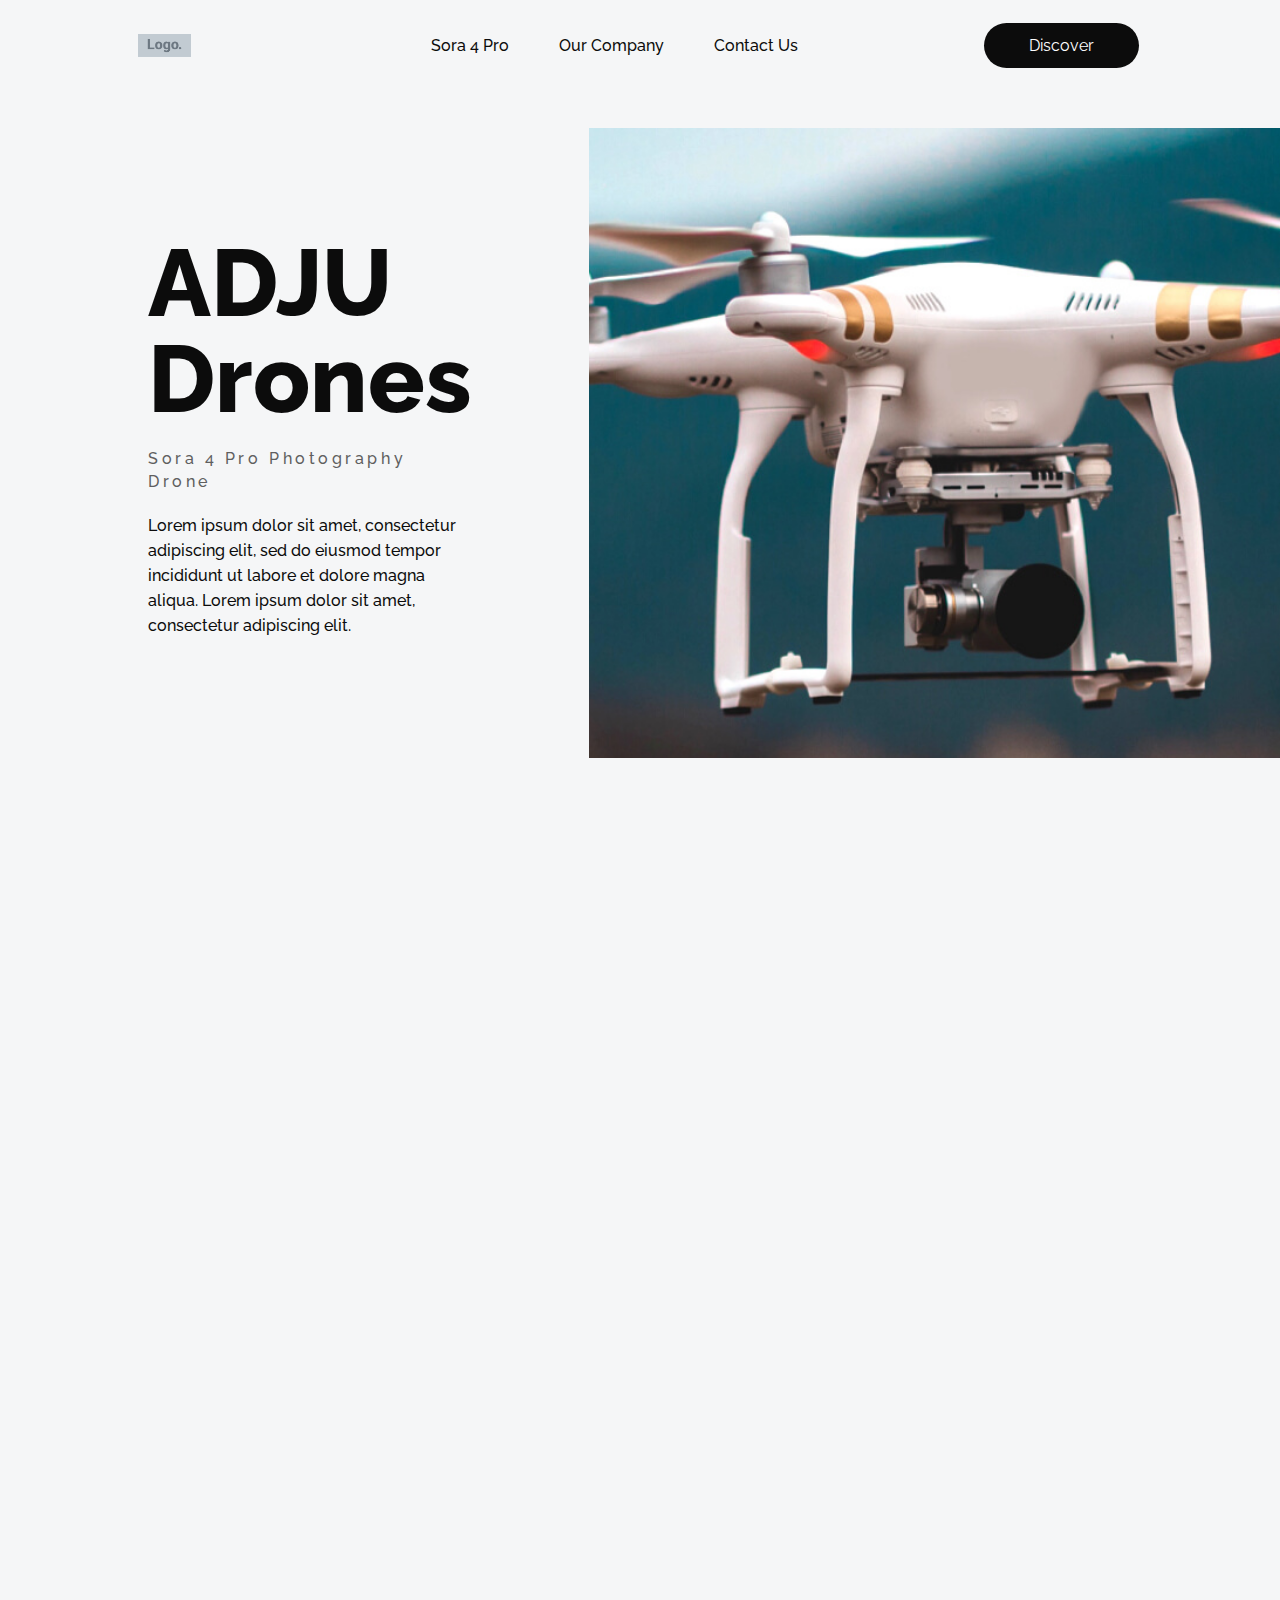
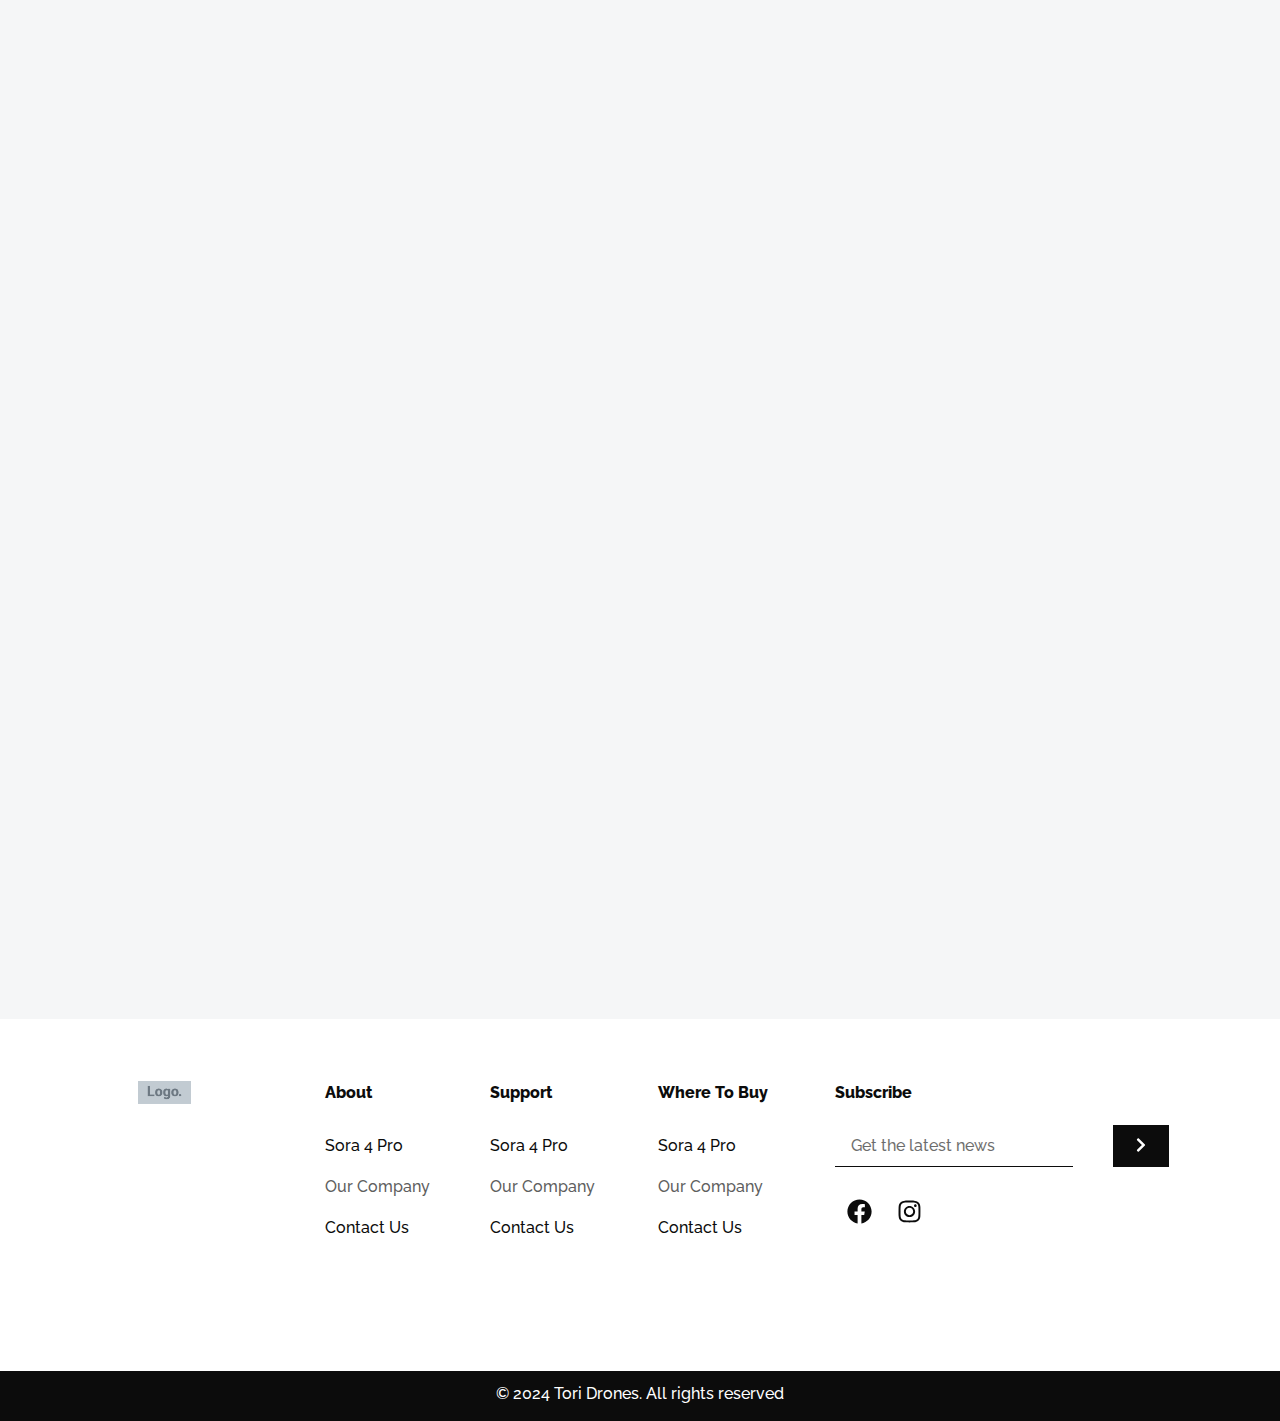
<file: index.html@p=39.html>
<!doctype html>
<html lang="en-US">
<head>
	<meta charset="UTF-8">
	<meta name="viewport" content="width=device-width, initial-scale=1">
	<link rel="profile" href="https://gmpg.org/xfn/11">
	<title>About Us &#8211; b</title>
<meta name='robots' content='max-image-preview:large' />
<link rel="alternate" type="application/rss+xml" title="b &raquo; Feed" href="feed/index.html" />
<link rel="alternate" type="application/rss+xml" title="b &raquo; Comments Feed" href="comments/feed/index.html" />
<script>
window._wpemojiSettings = {"baseUrl":"https:\/\/s.w.org\/images\/core\/emoji\/15.0.3\/72x72\/","ext":".png","svgUrl":"https:\/\/s.w.org\/images\/core\/emoji\/15.0.3\/svg\/","svgExt":".svg","source":{"concatemoji":"http:\/\/d.local\/wp-includes\/js\/wp-emoji-release.min.js?ver=6.6.1"}};
/*! This file is auto-generated */
!function(i,n){var o,s,e;function c(e){try{var t={supportTests:e,timestamp:(new Date).valueOf()};sessionStorage.setItem(o,JSON.stringify(t))}catch(e){}}function p(e,t,n){e.clearRect(0,0,e.canvas.width,e.canvas.height),e.fillText(t,0,0);var t=new Uint32Array(e.getImageData(0,0,e.canvas.width,e.canvas.height).data),r=(e.clearRect(0,0,e.canvas.width,e.canvas.height),e.fillText(n,0,0),new Uint32Array(e.getImageData(0,0,e.canvas.width,e.canvas.height).data));return t.every(function(e,t){return e===r[t]})}function u(e,t,n){switch(t){case"flag":return n(e,"\ud83c\udff3\ufe0f\u200d\u26a7\ufe0f","\ud83c\udff3\ufe0f\u200b\u26a7\ufe0f")?!1:!n(e,"\ud83c\uddfa\ud83c\uddf3","\ud83c\uddfa\u200b\ud83c\uddf3")&&!n(e,"\ud83c\udff4\udb40\udc67\udb40\udc62\udb40\udc65\udb40\udc6e\udb40\udc67\udb40\udc7f","\ud83c\udff4\u200b\udb40\udc67\u200b\udb40\udc62\u200b\udb40\udc65\u200b\udb40\udc6e\u200b\udb40\udc67\u200b\udb40\udc7f");case"emoji":return!n(e,"\ud83d\udc26\u200d\u2b1b","\ud83d\udc26\u200b\u2b1b")}return!1}function f(e,t,n){var r="undefined"!=typeof WorkerGlobalScope&&self instanceof WorkerGlobalScope?new OffscreenCanvas(300,150):i.createElement("canvas"),a=r.getContext("2d",{willReadFrequently:!0}),o=(a.textBaseline="top",a.font="600 32px Arial",{});return e.forEach(function(e){o[e]=t(a,e,n)}),o}function t(e){var t=i.createElement("script");t.src=e,t.defer=!0,i.head.appendChild(t)}"undefined"!=typeof Promise&&(o="wpEmojiSettingsSupports",s=["flag","emoji"],n.supports={everything:!0,everythingExceptFlag:!0},e=new Promise(function(e){i.addEventListener("DOMContentLoaded",e,{once:!0})}),new Promise(function(t){var n=function(){try{var e=JSON.parse(sessionStorage.getItem(o));if("object"==typeof e&&"number"==typeof e.timestamp&&(new Date).valueOf()<e.timestamp+604800&&"object"==typeof e.supportTests)return e.supportTests}catch(e){}return null}();if(!n){if("undefined"!=typeof Worker&&"undefined"!=typeof OffscreenCanvas&&"undefined"!=typeof URL&&URL.createObjectURL&&"undefined"!=typeof Blob)try{var e="postMessage("+f.toString()+"("+[JSON.stringify(s),u.toString(),p.toString()].join(",")+"));",r=new Blob([e],{type:"text/javascript"}),a=new Worker(URL.createObjectURL(r),{name:"wpTestEmojiSupports"});return void(a.onmessage=function(e){c(n=e.data),a.terminate(),t(n)})}catch(e){}c(n=f(s,u,p))}t(n)}).then(function(e){for(var t in e)n.supports[t]=e[t],n.supports.everything=n.supports.everything&&n.supports[t],"flag"!==t&&(n.supports.everythingExceptFlag=n.supports.everythingExceptFlag&&n.supports[t]);n.supports.everythingExceptFlag=n.supports.everythingExceptFlag&&!n.supports.flag,n.DOMReady=!1,n.readyCallback=function(){n.DOMReady=!0}}).then(function(){return e}).then(function(){var e;n.supports.everything||(n.readyCallback(),(e=n.source||{}).concatemoji?t(e.concatemoji):e.wpemoji&&e.twemoji&&(t(e.twemoji),t(e.wpemoji)))}))}((window,document),window._wpemojiSettings);
</script>
<style id='wp-emoji-styles-inline-css'>

	img.wp-smiley, img.emoji {
		display: inline !important;
		border: none !important;
		box-shadow: none !important;
		height: 1em !important;
		width: 1em !important;
		margin: 0 0.07em !important;
		vertical-align: -0.1em !important;
		background: none !important;
		padding: 0 !important;
	}
</style>
<style id='classic-theme-styles-inline-css'>
/*! This file is auto-generated */
.wp-block-button__link{color:#fff;background-color:#32373c;border-radius:9999px;box-shadow:none;text-decoration:none;padding:calc(.667em + 2px) calc(1.333em + 2px);font-size:1.125em}.wp-block-file__button{background:#32373c;color:#fff;text-decoration:none}
</style>
<style id='global-styles-inline-css'>
:root{--wp--preset--aspect-ratio--square: 1;--wp--preset--aspect-ratio--4-3: 4/3;--wp--preset--aspect-ratio--3-4: 3/4;--wp--preset--aspect-ratio--3-2: 3/2;--wp--preset--aspect-ratio--2-3: 2/3;--wp--preset--aspect-ratio--16-9: 16/9;--wp--preset--aspect-ratio--9-16: 9/16;--wp--preset--color--black: #000000;--wp--preset--color--cyan-bluish-gray: #abb8c3;--wp--preset--color--white: #ffffff;--wp--preset--color--pale-pink: #f78da7;--wp--preset--color--vivid-red: #cf2e2e;--wp--preset--color--luminous-vivid-orange: #ff6900;--wp--preset--color--luminous-vivid-amber: #fcb900;--wp--preset--color--light-green-cyan: #7bdcb5;--wp--preset--color--vivid-green-cyan: #00d084;--wp--preset--color--pale-cyan-blue: #8ed1fc;--wp--preset--color--vivid-cyan-blue: #0693e3;--wp--preset--color--vivid-purple: #9b51e0;--wp--preset--gradient--vivid-cyan-blue-to-vivid-purple: linear-gradient(135deg,rgba(6,147,227,1) 0%,rgb(155,81,224) 100%);--wp--preset--gradient--light-green-cyan-to-vivid-green-cyan: linear-gradient(135deg,rgb(122,220,180) 0%,rgb(0,208,130) 100%);--wp--preset--gradient--luminous-vivid-amber-to-luminous-vivid-orange: linear-gradient(135deg,rgba(252,185,0,1) 0%,rgba(255,105,0,1) 100%);--wp--preset--gradient--luminous-vivid-orange-to-vivid-red: linear-gradient(135deg,rgba(255,105,0,1) 0%,rgb(207,46,46) 100%);--wp--preset--gradient--very-light-gray-to-cyan-bluish-gray: linear-gradient(135deg,rgb(238,238,238) 0%,rgb(169,184,195) 100%);--wp--preset--gradient--cool-to-warm-spectrum: linear-gradient(135deg,rgb(74,234,220) 0%,rgb(151,120,209) 20%,rgb(207,42,186) 40%,rgb(238,44,130) 60%,rgb(251,105,98) 80%,rgb(254,248,76) 100%);--wp--preset--gradient--blush-light-purple: linear-gradient(135deg,rgb(255,206,236) 0%,rgb(152,150,240) 100%);--wp--preset--gradient--blush-bordeaux: linear-gradient(135deg,rgb(254,205,165) 0%,rgb(254,45,45) 50%,rgb(107,0,62) 100%);--wp--preset--gradient--luminous-dusk: linear-gradient(135deg,rgb(255,203,112) 0%,rgb(199,81,192) 50%,rgb(65,88,208) 100%);--wp--preset--gradient--pale-ocean: linear-gradient(135deg,rgb(255,245,203) 0%,rgb(182,227,212) 50%,rgb(51,167,181) 100%);--wp--preset--gradient--electric-grass: linear-gradient(135deg,rgb(202,248,128) 0%,rgb(113,206,126) 100%);--wp--preset--gradient--midnight: linear-gradient(135deg,rgb(2,3,129) 0%,rgb(40,116,252) 100%);--wp--preset--font-size--small: 13px;--wp--preset--font-size--medium: 20px;--wp--preset--font-size--large: 36px;--wp--preset--font-size--x-large: 42px;--wp--preset--spacing--20: 0.44rem;--wp--preset--spacing--30: 0.67rem;--wp--preset--spacing--40: 1rem;--wp--preset--spacing--50: 1.5rem;--wp--preset--spacing--60: 2.25rem;--wp--preset--spacing--70: 3.38rem;--wp--preset--spacing--80: 5.06rem;--wp--preset--shadow--natural: 6px 6px 9px rgba(0, 0, 0, 0.2);--wp--preset--shadow--deep: 12px 12px 50px rgba(0, 0, 0, 0.4);--wp--preset--shadow--sharp: 6px 6px 0px rgba(0, 0, 0, 0.2);--wp--preset--shadow--outlined: 6px 6px 0px -3px rgba(255, 255, 255, 1), 6px 6px rgba(0, 0, 0, 1);--wp--preset--shadow--crisp: 6px 6px 0px rgba(0, 0, 0, 1);}:where(.is-layout-flex){gap: 0.5em;}:where(.is-layout-grid){gap: 0.5em;}body .is-layout-flex{display: flex;}.is-layout-flex{flex-wrap: wrap;align-items: center;}.is-layout-flex > :is(*, div){margin: 0;}body .is-layout-grid{display: grid;}.is-layout-grid > :is(*, div){margin: 0;}:where(.wp-block-columns.is-layout-flex){gap: 2em;}:where(.wp-block-columns.is-layout-grid){gap: 2em;}:where(.wp-block-post-template.is-layout-flex){gap: 1.25em;}:where(.wp-block-post-template.is-layout-grid){gap: 1.25em;}.has-black-color{color: var(--wp--preset--color--black) !important;}.has-cyan-bluish-gray-color{color: var(--wp--preset--color--cyan-bluish-gray) !important;}.has-white-color{color: var(--wp--preset--color--white) !important;}.has-pale-pink-color{color: var(--wp--preset--color--pale-pink) !important;}.has-vivid-red-color{color: var(--wp--preset--color--vivid-red) !important;}.has-luminous-vivid-orange-color{color: var(--wp--preset--color--luminous-vivid-orange) !important;}.has-luminous-vivid-amber-color{color: var(--wp--preset--color--luminous-vivid-amber) !important;}.has-light-green-cyan-color{color: var(--wp--preset--color--light-green-cyan) !important;}.has-vivid-green-cyan-color{color: var(--wp--preset--color--vivid-green-cyan) !important;}.has-pale-cyan-blue-color{color: var(--wp--preset--color--pale-cyan-blue) !important;}.has-vivid-cyan-blue-color{color: var(--wp--preset--color--vivid-cyan-blue) !important;}.has-vivid-purple-color{color: var(--wp--preset--color--vivid-purple) !important;}.has-black-background-color{background-color: var(--wp--preset--color--black) !important;}.has-cyan-bluish-gray-background-color{background-color: var(--wp--preset--color--cyan-bluish-gray) !important;}.has-white-background-color{background-color: var(--wp--preset--color--white) !important;}.has-pale-pink-background-color{background-color: var(--wp--preset--color--pale-pink) !important;}.has-vivid-red-background-color{background-color: var(--wp--preset--color--vivid-red) !important;}.has-luminous-vivid-orange-background-color{background-color: var(--wp--preset--color--luminous-vivid-orange) !important;}.has-luminous-vivid-amber-background-color{background-color: var(--wp--preset--color--luminous-vivid-amber) !important;}.has-light-green-cyan-background-color{background-color: var(--wp--preset--color--light-green-cyan) !important;}.has-vivid-green-cyan-background-color{background-color: var(--wp--preset--color--vivid-green-cyan) !important;}.has-pale-cyan-blue-background-color{background-color: var(--wp--preset--color--pale-cyan-blue) !important;}.has-vivid-cyan-blue-background-color{background-color: var(--wp--preset--color--vivid-cyan-blue) !important;}.has-vivid-purple-background-color{background-color: var(--wp--preset--color--vivid-purple) !important;}.has-black-border-color{border-color: var(--wp--preset--color--black) !important;}.has-cyan-bluish-gray-border-color{border-color: var(--wp--preset--color--cyan-bluish-gray) !important;}.has-white-border-color{border-color: var(--wp--preset--color--white) !important;}.has-pale-pink-border-color{border-color: var(--wp--preset--color--pale-pink) !important;}.has-vivid-red-border-color{border-color: var(--wp--preset--color--vivid-red) !important;}.has-luminous-vivid-orange-border-color{border-color: var(--wp--preset--color--luminous-vivid-orange) !important;}.has-luminous-vivid-amber-border-color{border-color: var(--wp--preset--color--luminous-vivid-amber) !important;}.has-light-green-cyan-border-color{border-color: var(--wp--preset--color--light-green-cyan) !important;}.has-vivid-green-cyan-border-color{border-color: var(--wp--preset--color--vivid-green-cyan) !important;}.has-pale-cyan-blue-border-color{border-color: var(--wp--preset--color--pale-cyan-blue) !important;}.has-vivid-cyan-blue-border-color{border-color: var(--wp--preset--color--vivid-cyan-blue) !important;}.has-vivid-purple-border-color{border-color: var(--wp--preset--color--vivid-purple) !important;}.has-vivid-cyan-blue-to-vivid-purple-gradient-background{background: var(--wp--preset--gradient--vivid-cyan-blue-to-vivid-purple) !important;}.has-light-green-cyan-to-vivid-green-cyan-gradient-background{background: var(--wp--preset--gradient--light-green-cyan-to-vivid-green-cyan) !important;}.has-luminous-vivid-amber-to-luminous-vivid-orange-gradient-background{background: var(--wp--preset--gradient--luminous-vivid-amber-to-luminous-vivid-orange) !important;}.has-luminous-vivid-orange-to-vivid-red-gradient-background{background: var(--wp--preset--gradient--luminous-vivid-orange-to-vivid-red) !important;}.has-very-light-gray-to-cyan-bluish-gray-gradient-background{background: var(--wp--preset--gradient--very-light-gray-to-cyan-bluish-gray) !important;}.has-cool-to-warm-spectrum-gradient-background{background: var(--wp--preset--gradient--cool-to-warm-spectrum) !important;}.has-blush-light-purple-gradient-background{background: var(--wp--preset--gradient--blush-light-purple) !important;}.has-blush-bordeaux-gradient-background{background: var(--wp--preset--gradient--blush-bordeaux) !important;}.has-luminous-dusk-gradient-background{background: var(--wp--preset--gradient--luminous-dusk) !important;}.has-pale-ocean-gradient-background{background: var(--wp--preset--gradient--pale-ocean) !important;}.has-electric-grass-gradient-background{background: var(--wp--preset--gradient--electric-grass) !important;}.has-midnight-gradient-background{background: var(--wp--preset--gradient--midnight) !important;}.has-small-font-size{font-size: var(--wp--preset--font-size--small) !important;}.has-medium-font-size{font-size: var(--wp--preset--font-size--medium) !important;}.has-large-font-size{font-size: var(--wp--preset--font-size--large) !important;}.has-x-large-font-size{font-size: var(--wp--preset--font-size--x-large) !important;}
:where(.wp-block-post-template.is-layout-flex){gap: 1.25em;}:where(.wp-block-post-template.is-layout-grid){gap: 1.25em;}
:where(.wp-block-columns.is-layout-flex){gap: 2em;}:where(.wp-block-columns.is-layout-grid){gap: 2em;}
:root :where(.wp-block-pullquote){font-size: 1.5em;line-height: 1.6;}
</style>
<link rel='stylesheet' id='hello-elementor-css' href='wp-content/themes/hello-elementor/style.min.css@ver=3.1.1.css' media='all' />
<link rel='stylesheet' id='hello-elementor-theme-style-css' href='wp-content/themes/hello-elementor/theme.min.css@ver=3.1.1.css' media='all' />
<link rel='stylesheet' id='hello-elementor-header-footer-css' href='wp-content/themes/hello-elementor/header-footer.min.css@ver=3.1.1.css' media='all' />
<link rel='stylesheet' id='elementor-frontend-css' href='wp-content/plugins/elementor/assets/css/frontend-lite.min.css@ver=3.23.4.css' media='all' />
<link rel='stylesheet' id='elementor-post-16-css' href='wp-content/uploads/elementor/css/post-16.css@ver=1724194095.css' media='all' />
<link rel='stylesheet' id='swiper-css' href='wp-content/plugins/elementor/assets/lib/swiper/v8/css/swiper.min.css@ver=8.4.5.css' media='all' />
<link rel='stylesheet' id='elementor-pro-css' href='wp-content/plugins/elementor-pro-3.23.3/assets/css/frontend-lite.min.css@ver=3.23.3.css' media='all' />
<link rel='stylesheet' id='elementor-global-css' href='wp-content/uploads/elementor/css/global.css@ver=1724194096.css' media='all' />
<link rel='stylesheet' id='elementor-post-39-css' href='wp-content/uploads/elementor/css/post-39.css@ver=1724194110.css' media='all' />
<link rel='stylesheet' id='elementor-post-30-css' href='wp-content/uploads/elementor/css/post-30.css@ver=1724194096.css' media='all' />
<link rel='stylesheet' id='elementor-post-26-css' href='wp-content/uploads/elementor/css/post-26.css@ver=1724194096.css' media='all' />
<link rel='stylesheet' id='hello-elementor-child-style-css' href='wp-content/themes/hello-theme-child-master/style.css@ver=2.0.0.css' media='all' />
<link rel='stylesheet' id='google-fonts-1-css' href='https://fonts.googleapis.com/css?family=Raleway%3A100%2C100italic%2C200%2C200italic%2C300%2C300italic%2C400%2C400italic%2C500%2C500italic%2C600%2C600italic%2C700%2C700italic%2C800%2C800italic%2C900%2C900italic&#038;display=swap&#038;ver=6.6.1' media='all' />
<link rel="preconnect" href="https://fonts.gstatic.com/" crossorigin><link rel="https://api.w.org/" href="wp-json/index.html" /><link rel="alternate" title="JSON" type="application/json" href="wp-json/wp/v2/pages/39" /><link rel="EditURI" type="application/rsd+xml" title="RSD" href="xmlrpc.php@rsd" />
<meta name="generator" content="WordPress 6.6.1" />
<link rel="canonical" href="index.html@p=39.html" />
<link rel='shortlink' href='index.html@p=39.html' />
<link rel="alternate" title="oEmbed (JSON)" type="application/json+oembed" href="wp-json/oembed/1.0/embed@url=http%253A%252F%252Fd.local%252Fabout-us%252F" />
<link rel="alternate" title="oEmbed (XML)" type="text/xml+oembed" href="wp-json/oembed/1.0/embed@url=http%253A%252F%252Fd.local%252Fabout-us%252F&amp;format=xml" />
<meta name="generator" content="Elementor 3.23.4; features: e_optimized_css_loading, e_font_icon_svg, additional_custom_breakpoints, e_optimized_control_loading, e_lazyload, e_element_cache; settings: css_print_method-external, google_font-enabled, font_display-swap">
			<style>
				.e-con.e-parent:nth-of-type(n+4):not(.e-lazyloaded):not(.e-no-lazyload),
				.e-con.e-parent:nth-of-type(n+4):not(.e-lazyloaded):not(.e-no-lazyload) * {
					background-image: none !important;
				}
				@media screen and (max-height: 1024px) {
					.e-con.e-parent:nth-of-type(n+3):not(.e-lazyloaded):not(.e-no-lazyload),
					.e-con.e-parent:nth-of-type(n+3):not(.e-lazyloaded):not(.e-no-lazyload) * {
						background-image: none !important;
					}
				}
				@media screen and (max-height: 640px) {
					.e-con.e-parent:nth-of-type(n+2):not(.e-lazyloaded):not(.e-no-lazyload),
					.e-con.e-parent:nth-of-type(n+2):not(.e-lazyloaded):not(.e-no-lazyload) * {
						background-image: none !important;
					}
				}
			</style>
			</head>
<body class="page-template page-template-elementor_header_footer page page-id-39 elementor-default elementor-template-full-width elementor-kit-16 elementor-page elementor-page-39">


<a class="skip-link screen-reader-text" href="index.html@p=39.html#content">Skip to content</a>

		<header data-elementor-type="header" data-elementor-id="30" class="elementor elementor-30 elementor-location-header" data-elementor-post-type="elementor_library">
					<header class="elementor-section elementor-top-section elementor-element elementor-element-148c799a elementor-section-full_width elementor-section-height-min-height elementor-section-content-middle elementor-section-height-default elementor-section-items-middle" data-id="148c799a" data-element_type="section">
						<div class="elementor-container elementor-column-gap-default">
					<div class="elementor-column elementor-col-33 elementor-top-column elementor-element elementor-element-4956403e" data-id="4956403e" data-element_type="column">
			<div class="elementor-widget-wrap elementor-element-populated">
						<div class="elementor-element elementor-element-dc6b9b1 elementor-widget elementor-widget-theme-site-logo elementor-widget-image" data-id="dc6b9b1" data-element_type="widget" data-widget_type="theme-site-logo.default">
				<div class="elementor-widget-container">
			<style>/*! elementor - v3.23.0 - 05-08-2024 */
.elementor-widget-image{text-align:center}.elementor-widget-image a{display:inline-block}.elementor-widget-image a img[src$=".svg"]{width:48px}.elementor-widget-image img{vertical-align:middle;display:inline-block}</style>						<a href="index.html">
			<img src="wp-content/plugins/elementor-pro-3.23.3/assets/images/logo-placeholder.png" title="" alt="" loading="lazy" />				</a>
									</div>
				</div>
					</div>
		</div>
				<div class="elementor-column elementor-col-33 elementor-top-column elementor-element elementor-element-42d8efbd" data-id="42d8efbd" data-element_type="column">
			<div class="elementor-widget-wrap elementor-element-populated">
						<div class="elementor-element elementor-element-59f0b210 elementor-nav-menu__align-center elementor-nav-menu--stretch elementor-nav-menu--dropdown-tablet elementor-nav-menu__text-align-aside elementor-nav-menu--toggle elementor-nav-menu--burger elementor-widget elementor-widget-nav-menu" data-id="59f0b210" data-element_type="widget" data-settings="{&quot;full_width&quot;:&quot;stretch&quot;,&quot;layout&quot;:&quot;horizontal&quot;,&quot;submenu_icon&quot;:{&quot;value&quot;:&quot;&lt;svg class=\&quot;e-font-icon-svg e-fas-caret-down\&quot; viewBox=\&quot;0 0 320 512\&quot; xmlns=\&quot;http:\/\/www.w3.org\/2000\/svg\&quot;&gt;&lt;path d=\&quot;M31.3 192h257.3c17.8 0 26.7 21.5 14.1 34.1L174.1 354.8c-7.8 7.8-20.5 7.8-28.3 0L17.2 226.1C4.6 213.5 13.5 192 31.3 192z\&quot;&gt;&lt;\/path&gt;&lt;\/svg&gt;&quot;,&quot;library&quot;:&quot;fa-solid&quot;},&quot;toggle&quot;:&quot;burger&quot;}" data-widget_type="nav-menu.default">
				<div class="elementor-widget-container">
			<link rel="stylesheet" href="wp-content/plugins/elementor-pro-3.23.3/assets/css/widget-nav-menu.min.css@ver=1724193920.css">			<nav aria-label="Menu" class="elementor-nav-menu--main elementor-nav-menu__container elementor-nav-menu--layout-horizontal e--pointer-text e--animation-float">
				<ul id="menu-1-59f0b210" class="elementor-nav-menu"><li class="menu-item menu-item-type-post_type menu-item-object-page menu-item-110"><a href="index.html@p=64.html" class="elementor-item">Sora 4 Pro</a></li>
<li class="menu-item menu-item-type-post_type menu-item-object-page current-menu-item page_item page-item-39 current_page_item menu-item-111"><a href="index.html@p=39.html" aria-current="page" class="elementor-item elementor-item-active">Our Company</a></li>
<li class="menu-item menu-item-type-post_type menu-item-object-page menu-item-112"><a href="index.html@p=34.html" class="elementor-item">Contact Us</a></li>
</ul>			</nav>
					<div class="elementor-menu-toggle" role="button" tabindex="0" aria-label="Menu Toggle" aria-expanded="false">
			<svg aria-hidden="true" role="presentation" class="elementor-menu-toggle__icon--open e-font-icon-svg e-eicon-menu-bar" viewBox="0 0 1000 1000" xmlns="http://www.w3.org/2000/svg"><path d="M104 333H896C929 333 958 304 958 271S929 208 896 208H104C71 208 42 237 42 271S71 333 104 333ZM104 583H896C929 583 958 554 958 521S929 458 896 458H104C71 458 42 487 42 521S71 583 104 583ZM104 833H896C929 833 958 804 958 771S929 708 896 708H104C71 708 42 737 42 771S71 833 104 833Z"></path></svg><svg aria-hidden="true" role="presentation" class="elementor-menu-toggle__icon--close e-font-icon-svg e-eicon-close" viewBox="0 0 1000 1000" xmlns="http://www.w3.org/2000/svg"><path d="M742 167L500 408 258 167C246 154 233 150 217 150 196 150 179 158 167 167 154 179 150 196 150 212 150 229 154 242 171 254L408 500 167 742C138 771 138 800 167 829 196 858 225 858 254 829L496 587 738 829C750 842 767 846 783 846 800 846 817 842 829 829 842 817 846 804 846 783 846 767 842 750 829 737L588 500 833 258C863 229 863 200 833 171 804 137 775 137 742 167Z"></path></svg>			<span class="elementor-screen-only">Menu</span>
		</div>
					<nav class="elementor-nav-menu--dropdown elementor-nav-menu__container" aria-hidden="true">
				<ul id="menu-2-59f0b210" class="elementor-nav-menu"><li class="menu-item menu-item-type-post_type menu-item-object-page menu-item-110"><a href="index.html@p=64.html" class="elementor-item" tabindex="-1">Sora 4 Pro</a></li>
<li class="menu-item menu-item-type-post_type menu-item-object-page current-menu-item page_item page-item-39 current_page_item menu-item-111"><a href="index.html@p=39.html" aria-current="page" class="elementor-item elementor-item-active" tabindex="-1">Our Company</a></li>
<li class="menu-item menu-item-type-post_type menu-item-object-page menu-item-112"><a href="index.html@p=34.html" class="elementor-item" tabindex="-1">Contact Us</a></li>
</ul>			</nav>
				</div>
				</div>
					</div>
		</div>
				<div class="elementor-column elementor-col-33 elementor-top-column elementor-element elementor-element-20681af8" data-id="20681af8" data-element_type="column">
			<div class="elementor-widget-wrap elementor-element-populated">
						<div class="elementor-element elementor-element-350d7d19 elementor-align-right elementor-widget elementor-widget-button" data-id="350d7d19" data-element_type="widget" data-widget_type="button.default">
				<div class="elementor-widget-container">
					<div class="elementor-button-wrapper">
			<a class="elementor-button elementor-button-link elementor-size-sm" href="https://library.elementor.com/drone-product/sora-4-pro/">
						<span class="elementor-button-content-wrapper">
									<span class="elementor-button-text">Discover</span>
					</span>
					</a>
		</div>
				</div>
				</div>
					</div>
		</div>
					</div>
		</header>
				</header>
				<div data-elementor-type="wp-page" data-elementor-id="39" class="elementor elementor-39" data-elementor-post-type="page">
						<header class="elementor-section elementor-top-section elementor-element elementor-element-5ef61896 elementor-section-full_width elementor-section-height-min-height elementor-section-items-stretch elementor-section-content-middle elementor-section-height-default" data-id="5ef61896" data-element_type="section">
						<div class="elementor-container elementor-column-gap-default">
					<div class="elementor-column elementor-col-50 elementor-top-column elementor-element elementor-element-3e65037f" data-id="3e65037f" data-element_type="column">
			<div class="elementor-widget-wrap elementor-element-populated">
						<section class="elementor-section elementor-inner-section elementor-element elementor-element-3c31bd5c elementor-section-boxed elementor-section-height-default elementor-section-height-default" data-id="3c31bd5c" data-element_type="section">
						<div class="elementor-container elementor-column-gap-default">
					<div class="elementor-column elementor-col-100 elementor-inner-column elementor-element elementor-element-4ecf9517" data-id="4ecf9517" data-element_type="column">
			<div class="elementor-widget-wrap elementor-element-populated">
						<div class="elementor-element elementor-element-4a5b9be animated-slow elementor-invisible elementor-widget elementor-widget-heading" data-id="4a5b9be" data-element_type="widget" data-settings="{&quot;_animation&quot;:&quot;fadeIn&quot;}" data-widget_type="heading.default">
				<div class="elementor-widget-container">
			<style>/*! elementor - v3.23.0 - 05-08-2024 */
.elementor-heading-title{padding:0;margin:0;line-height:1}.elementor-widget-heading .elementor-heading-title[class*=elementor-size-]>a{color:inherit;font-size:inherit;line-height:inherit}.elementor-widget-heading .elementor-heading-title.elementor-size-small{font-size:15px}.elementor-widget-heading .elementor-heading-title.elementor-size-medium{font-size:19px}.elementor-widget-heading .elementor-heading-title.elementor-size-large{font-size:29px}.elementor-widget-heading .elementor-heading-title.elementor-size-xl{font-size:39px}.elementor-widget-heading .elementor-heading-title.elementor-size-xxl{font-size:59px}</style><h1 class="elementor-heading-title elementor-size-default">ADJU
Drones</h1>		</div>
				</div>
				<div class="elementor-element elementor-element-148cedd1 elementor-widget elementor-widget-heading" data-id="148cedd1" data-element_type="widget" data-settings="{&quot;motion_fx_motion_fx_scrolling&quot;:&quot;yes&quot;,&quot;motion_fx_devices&quot;:[&quot;desktop&quot;,&quot;tablet&quot;,&quot;mobile&quot;]}" data-widget_type="heading.default">
				<div class="elementor-widget-container">
			<h3 class="elementor-heading-title elementor-size-default">Sora 4 Pro Photography Drone</h3>		</div>
				</div>
				<div class="elementor-element elementor-element-3fc6a394 animated-slow elementor-invisible elementor-widget elementor-widget-text-editor" data-id="3fc6a394" data-element_type="widget" data-settings="{&quot;_animation&quot;:&quot;fadeIn&quot;,&quot;_animation_delay&quot;:400}" data-widget_type="text-editor.default">
				<div class="elementor-widget-container">
			<style>/*! elementor - v3.23.0 - 05-08-2024 */
.elementor-widget-text-editor.elementor-drop-cap-view-stacked .elementor-drop-cap{background-color:#69727d;color:#fff}.elementor-widget-text-editor.elementor-drop-cap-view-framed .elementor-drop-cap{color:#69727d;border:3px solid;background-color:transparent}.elementor-widget-text-editor:not(.elementor-drop-cap-view-default) .elementor-drop-cap{margin-top:8px}.elementor-widget-text-editor:not(.elementor-drop-cap-view-default) .elementor-drop-cap-letter{width:1em;height:1em}.elementor-widget-text-editor .elementor-drop-cap{float:left;text-align:center;line-height:1;font-size:50px}.elementor-widget-text-editor .elementor-drop-cap-letter{display:inline-block}</style>				<p>Lorem ipsum dolor sit amet, consectetur adipiscing elit, sed do eiusmod tempor incididunt ut labore et dolore magna aliqua. Lorem ipsum dolor sit amet, consectetur adipiscing elit.</p>						</div>
				</div>
					</div>
		</div>
					</div>
		</section>
					</div>
		</div>
				<div class="elementor-column elementor-col-50 elementor-top-column elementor-element elementor-element-111f75ed" data-id="111f75ed" data-element_type="column" data-settings="{&quot;background_background&quot;:&quot;classic&quot;,&quot;background_motion_fx_motion_fx_scrolling&quot;:&quot;yes&quot;,&quot;background_motion_fx_translateY_effect&quot;:&quot;yes&quot;,&quot;background_motion_fx_translateY_speed&quot;:{&quot;unit&quot;:&quot;px&quot;,&quot;size&quot;:1.8,&quot;sizes&quot;:[]},&quot;background_motion_fx_translateY_affectedRange&quot;:{&quot;unit&quot;:&quot;%&quot;,&quot;size&quot;:&quot;&quot;,&quot;sizes&quot;:{&quot;start&quot;:0,&quot;end&quot;:100}},&quot;background_motion_fx_devices&quot;:[&quot;desktop&quot;,&quot;tablet&quot;,&quot;mobile&quot;]}">
			<div class="elementor-widget-wrap elementor-element-populated">
						<div class="elementor-element elementor-element-68cfe6b elementor-widget elementor-widget-spacer" data-id="68cfe6b" data-element_type="widget" data-widget_type="spacer.default">
				<div class="elementor-widget-container">
			<style>/*! elementor - v3.23.0 - 05-08-2024 */
.elementor-column .elementor-spacer-inner{height:var(--spacer-size)}.e-con{--container-widget-width:100%}.e-con-inner>.elementor-widget-spacer,.e-con>.elementor-widget-spacer{width:var(--container-widget-width,var(--spacer-size));--align-self:var(--container-widget-align-self,initial);--flex-shrink:0}.e-con-inner>.elementor-widget-spacer>.elementor-widget-container,.e-con>.elementor-widget-spacer>.elementor-widget-container{height:100%;width:100%}.e-con-inner>.elementor-widget-spacer>.elementor-widget-container>.elementor-spacer,.e-con>.elementor-widget-spacer>.elementor-widget-container>.elementor-spacer{height:100%}.e-con-inner>.elementor-widget-spacer>.elementor-widget-container>.elementor-spacer>.elementor-spacer-inner,.e-con>.elementor-widget-spacer>.elementor-widget-container>.elementor-spacer>.elementor-spacer-inner{height:var(--container-widget-height,var(--spacer-size))}.e-con-inner>.elementor-widget-spacer.elementor-widget-empty,.e-con>.elementor-widget-spacer.elementor-widget-empty{position:relative;min-height:22px;min-width:22px}.e-con-inner>.elementor-widget-spacer.elementor-widget-empty .elementor-widget-empty-icon,.e-con>.elementor-widget-spacer.elementor-widget-empty .elementor-widget-empty-icon{position:absolute;top:0;bottom:0;left:0;right:0;margin:auto;padding:0;width:22px;height:22px}</style>		<div class="elementor-spacer">
			<div class="elementor-spacer-inner"></div>
		</div>
				</div>
				</div>
					</div>
		</div>
					</div>
		</header>
				<section class="elementor-section elementor-top-section elementor-element elementor-element-51fecb73 animated-slow elementor-section-boxed elementor-section-height-default elementor-section-height-default elementor-invisible" data-id="51fecb73" data-element_type="section" data-settings="{&quot;animation&quot;:&quot;fadeIn&quot;,&quot;animation_delay&quot;:600}">
						<div class="elementor-container elementor-column-gap-default">
					<div class="elementor-column elementor-col-100 elementor-top-column elementor-element elementor-element-74fe82d1" data-id="74fe82d1" data-element_type="column">
			<div class="elementor-widget-wrap elementor-element-populated">
						<div class="elementor-element elementor-element-c437ba2 animated-slow elementor-invisible elementor-widget elementor-widget-heading" data-id="c437ba2" data-element_type="widget" data-settings="{&quot;_animation&quot;:&quot;fadeInUp&quot;}" data-widget_type="heading.default">
				<div class="elementor-widget-container">
			<h2 class="elementor-heading-title elementor-size-default">Our Technologies</h2>		</div>
				</div>
				<div class="elementor-element elementor-element-2049becf elementor-widget elementor-widget-text-editor" data-id="2049becf" data-element_type="widget" data-widget_type="text-editor.default">
				<div class="elementor-widget-container">
							<p>Lorem ipsum dolor sit amet, consectetur adipisicing elit, sed do eiusmod tempor incididunt ut labore et dolore magna aliqua. Ut enim ad minim veniam, quis nostrud exercitation ullamco laboris.</p>						</div>
				</div>
					</div>
		</div>
					</div>
		</section>
				<header class="elementor-section elementor-top-section elementor-element elementor-element-174f2979 elementor-section-full_width elementor-section-height-min-height elementor-section-items-stretch elementor-section-content-middle elementor-section-height-default" data-id="174f2979" data-element_type="section">
						<div class="elementor-container elementor-column-gap-default">
					<div class="elementor-column elementor-col-100 elementor-top-column elementor-element elementor-element-466d715a" data-id="466d715a" data-element_type="column">
			<div class="elementor-widget-wrap elementor-element-populated">
						<div class="elementor-element elementor-element-68a449e6 elementor-widget elementor-widget-video" data-id="68a449e6" data-element_type="widget" data-settings="{&quot;video_type&quot;:&quot;hosted&quot;,&quot;autoplay&quot;:&quot;yes&quot;,&quot;play_on_mobile&quot;:&quot;yes&quot;,&quot;mute&quot;:&quot;yes&quot;,&quot;loop&quot;:&quot;yes&quot;,&quot;motion_fx_motion_fx_scrolling&quot;:&quot;yes&quot;,&quot;motion_fx_opacity_effect&quot;:&quot;yes&quot;,&quot;motion_fx_opacity_range&quot;:{&quot;unit&quot;:&quot;%&quot;,&quot;size&quot;:&quot;&quot;,&quot;sizes&quot;:{&quot;start&quot;:12,&quot;end&quot;:42}},&quot;motion_fx_opacity_direction&quot;:&quot;out-in&quot;,&quot;motion_fx_opacity_level&quot;:{&quot;unit&quot;:&quot;px&quot;,&quot;size&quot;:10,&quot;sizes&quot;:[]},&quot;motion_fx_devices&quot;:[&quot;desktop&quot;,&quot;tablet&quot;,&quot;mobile&quot;]}" data-widget_type="video.default">
				<div class="elementor-widget-container">
			<style>/*! elementor - v3.23.0 - 05-08-2024 */
.elementor-widget-video .elementor-widget-container{overflow:hidden;transform:translateZ(0)}.elementor-widget-video .elementor-wrapper{aspect-ratio:var(--video-aspect-ratio)}.elementor-widget-video .elementor-wrapper iframe,.elementor-widget-video .elementor-wrapper video{height:100%;width:100%;display:flex;border:none;background-color:#000}@supports not (aspect-ratio:1/1){.elementor-widget-video .elementor-wrapper{position:relative;overflow:hidden;height:0;padding-bottom:calc(100% / var(--video-aspect-ratio))}.elementor-widget-video .elementor-wrapper iframe,.elementor-widget-video .elementor-wrapper video{position:absolute;top:0;right:0;bottom:0;left:0}}.elementor-widget-video .elementor-open-inline .elementor-custom-embed-image-overlay{position:absolute;top:0;right:0;bottom:0;left:0;background-size:cover;background-position:50%}.elementor-widget-video .elementor-custom-embed-image-overlay{cursor:pointer;text-align:center}.elementor-widget-video .elementor-custom-embed-image-overlay:hover .elementor-custom-embed-play i{opacity:1}.elementor-widget-video .elementor-custom-embed-image-overlay img{display:block;width:100%;aspect-ratio:var(--video-aspect-ratio);-o-object-fit:cover;object-fit:cover;-o-object-position:center center;object-position:center center}@supports not (aspect-ratio:1/1){.elementor-widget-video .elementor-custom-embed-image-overlay{position:relative;overflow:hidden;height:0;padding-bottom:calc(100% / var(--video-aspect-ratio))}.elementor-widget-video .elementor-custom-embed-image-overlay img{position:absolute;top:0;right:0;bottom:0;left:0}}.elementor-widget-video .e-hosted-video .elementor-video{-o-object-fit:cover;object-fit:cover}.e-con-inner>.elementor-widget-video,.e-con>.elementor-widget-video{width:var(--container-widget-width);--flex-grow:var(--container-widget-flex-grow)}</style>		<div class="e-hosted-video elementor-wrapper elementor-open-inline">
					<video class="elementor-video" src="wp-content/uploads/2024/08/About_Drone.mp4" autoplay="" loop="" muted="muted" playsinline="" controlsList="nodownload"></video>
				</div>
				</div>
				</div>
					</div>
		</div>
					</div>
		</header>
				<header class="elementor-section elementor-top-section elementor-element elementor-element-11f79847 elementor-section-full_width elementor-section-height-min-height elementor-section-items-stretch elementor-section-content-middle elementor-reverse-tablet elementor-reverse-mobile elementor-section-height-default" data-id="11f79847" data-element_type="section">
						<div class="elementor-container elementor-column-gap-default">
					<div class="elementor-column elementor-col-50 elementor-top-column elementor-element elementor-element-206b27f8" data-id="206b27f8" data-element_type="column">
			<div class="elementor-widget-wrap elementor-element-populated">
						<div class="elementor-element elementor-element-7d0412d3 elementor-widget elementor-widget-image" data-id="7d0412d3" data-element_type="widget" data-settings="{&quot;motion_fx_motion_fx_scrolling&quot;:&quot;yes&quot;,&quot;motion_fx_opacity_effect&quot;:&quot;yes&quot;,&quot;motion_fx_opacity_range&quot;:{&quot;unit&quot;:&quot;%&quot;,&quot;size&quot;:&quot;&quot;,&quot;sizes&quot;:{&quot;start&quot;:0,&quot;end&quot;:51}},&quot;motion_fx_range&quot;:&quot;viewport&quot;,&quot;motion_fx_motion_fx_mouse&quot;:&quot;yes&quot;,&quot;motion_fx_opacity_direction&quot;:&quot;out-in&quot;,&quot;motion_fx_opacity_level&quot;:{&quot;unit&quot;:&quot;px&quot;,&quot;size&quot;:10,&quot;sizes&quot;:[]},&quot;motion_fx_devices&quot;:[&quot;desktop&quot;,&quot;tablet&quot;,&quot;mobile&quot;]}" data-widget_type="image.default">
				<div class="elementor-widget-container">
													<img fetchpriority="high" decoding="async" width="645" height="639" src="wp-content/uploads/2024/08/drone_about_img1.jpg" class="attachment-large size-large wp-image-42" alt="" srcset="wp-content/uploads/2024/08/drone_about_img1.jpg 645w, wp-content/uploads/2024/08/drone_about_img1-300x297.jpg 300w, wp-content/uploads/2024/08/drone_about_img1-150x150.jpg 150w" sizes="(max-width: 645px) 100vw, 645px" />													</div>
				</div>
					</div>
		</div>
				<div class="elementor-column elementor-col-50 elementor-top-column elementor-element elementor-element-4f6f6d22" data-id="4f6f6d22" data-element_type="column">
			<div class="elementor-widget-wrap elementor-element-populated">
						<section class="elementor-section elementor-inner-section elementor-element elementor-element-255c1470 elementor-section-boxed elementor-section-height-default elementor-section-height-default" data-id="255c1470" data-element_type="section">
						<div class="elementor-container elementor-column-gap-default">
					<div class="elementor-column elementor-col-100 elementor-inner-column elementor-element elementor-element-77d736e6" data-id="77d736e6" data-element_type="column">
			<div class="elementor-widget-wrap elementor-element-populated">
						<div class="elementor-element elementor-element-1c3cb1d animated-slow elementor-invisible elementor-widget elementor-widget-heading" data-id="1c3cb1d" data-element_type="widget" data-settings="{&quot;_animation&quot;:&quot;fadeIn&quot;}" data-widget_type="heading.default">
				<div class="elementor-widget-container">
			<h2 class="elementor-heading-title elementor-size-default">Accessible For Everyone</h2>		</div>
				</div>
				<div class="elementor-element elementor-element-42b919b4 animated-slow elementor-invisible elementor-widget elementor-widget-text-editor" data-id="42b919b4" data-element_type="widget" data-settings="{&quot;_animation&quot;:&quot;fadeIn&quot;,&quot;_animation_delay&quot;:400}" data-widget_type="text-editor.default">
				<div class="elementor-widget-container">
							Lorem ipsum dolor sit amet, consectetur adipisicing elit, sed do eiusmod tempor incididunt ut labore et dolore magna aliqua. Ut enim ad minim veniam, quis nostrud exercitation ullamco laboris nisi ut aliquip ex ea commodo consequat.						</div>
				</div>
					</div>
		</div>
					</div>
		</section>
				<div class="elementor-element elementor-element-6226e1fa elementor-widget elementor-widget-image" data-id="6226e1fa" data-element_type="widget" data-settings="{&quot;motion_fx_motion_fx_scrolling&quot;:&quot;yes&quot;,&quot;motion_fx_translateY_effect&quot;:&quot;yes&quot;,&quot;motion_fx_translateY_speed&quot;:{&quot;unit&quot;:&quot;px&quot;,&quot;size&quot;:1,&quot;sizes&quot;:[]},&quot;motion_fx_opacity_effect&quot;:&quot;yes&quot;,&quot;motion_fx_translateY_direction&quot;:&quot;negative&quot;,&quot;motion_fx_opacity_range&quot;:{&quot;unit&quot;:&quot;%&quot;,&quot;size&quot;:&quot;&quot;,&quot;sizes&quot;:{&quot;start&quot;:16,&quot;end&quot;:53}},&quot;motion_fx_translateY_affectedRange&quot;:{&quot;unit&quot;:&quot;%&quot;,&quot;size&quot;:&quot;&quot;,&quot;sizes&quot;:{&quot;start&quot;:0,&quot;end&quot;:100}},&quot;motion_fx_opacity_direction&quot;:&quot;out-in&quot;,&quot;motion_fx_opacity_level&quot;:{&quot;unit&quot;:&quot;px&quot;,&quot;size&quot;:10,&quot;sizes&quot;:[]},&quot;motion_fx_devices&quot;:[&quot;desktop&quot;,&quot;tablet&quot;,&quot;mobile&quot;]}" data-widget_type="image.default">
				<div class="elementor-widget-container">
													<img decoding="async" width="380" height="376" src="wp-content/uploads/2024/08/drone_about_img2.jpg" class="attachment-full size-full wp-image-43" alt="" srcset="wp-content/uploads/2024/08/drone_about_img2.jpg 380w, wp-content/uploads/2024/08/drone_about_img2-300x297.jpg 300w" sizes="(max-width: 380px) 100vw, 380px" />													</div>
				</div>
					</div>
		</div>
					</div>
		</header>
				</div>
				<footer data-elementor-type="footer" data-elementor-id="26" class="elementor elementor-26 elementor-location-footer" data-elementor-post-type="elementor_library">
					<footer class="elementor-section elementor-top-section elementor-element elementor-element-899f32d elementor-section-full_width elementor-section-height-min-height elementor-section-items-stretch elementor-section-content-top elementor-section-height-default" data-id="899f32d" data-element_type="section" data-settings="{&quot;background_background&quot;:&quot;classic&quot;}">
						<div class="elementor-container elementor-column-gap-default">
					<div class="elementor-column elementor-col-20 elementor-top-column elementor-element elementor-element-6ef4d5ab" data-id="6ef4d5ab" data-element_type="column">
			<div class="elementor-widget-wrap elementor-element-populated">
						<div class="elementor-element elementor-element-716e2727 elementor-widget elementor-widget-theme-site-logo elementor-widget-image" data-id="716e2727" data-element_type="widget" data-widget_type="theme-site-logo.default">
				<div class="elementor-widget-container">
									<a href="index.html">
			<img src="wp-content/plugins/elementor-pro-3.23.3/assets/images/logo-placeholder.png" title="" alt="" loading="lazy" />				</a>
									</div>
				</div>
					</div>
		</div>
				<div class="elementor-column elementor-col-20 elementor-top-column elementor-element elementor-element-6264161" data-id="6264161" data-element_type="column">
			<div class="elementor-widget-wrap elementor-element-populated">
						<div class="elementor-element elementor-element-5cd3eef8 elementor-widget elementor-widget-heading" data-id="5cd3eef8" data-element_type="widget" data-widget_type="heading.default">
				<div class="elementor-widget-container">
			<h5 class="elementor-heading-title elementor-size-default">About</h5>		</div>
				</div>
				<div class="elementor-element elementor-element-388b4f9d elementor-nav-menu__align-start elementor-nav-menu--dropdown-none elementor-widget elementor-widget-nav-menu" data-id="388b4f9d" data-element_type="widget" data-settings="{&quot;layout&quot;:&quot;vertical&quot;,&quot;submenu_icon&quot;:{&quot;value&quot;:&quot;&lt;svg class=\&quot;e-font-icon-svg e-fas-caret-down\&quot; viewBox=\&quot;0 0 320 512\&quot; xmlns=\&quot;http:\/\/www.w3.org\/2000\/svg\&quot;&gt;&lt;path d=\&quot;M31.3 192h257.3c17.8 0 26.7 21.5 14.1 34.1L174.1 354.8c-7.8 7.8-20.5 7.8-28.3 0L17.2 226.1C4.6 213.5 13.5 192 31.3 192z\&quot;&gt;&lt;\/path&gt;&lt;\/svg&gt;&quot;,&quot;library&quot;:&quot;fa-solid&quot;}}" data-widget_type="nav-menu.default">
				<div class="elementor-widget-container">
						<nav aria-label="Menu" class="elementor-nav-menu--main elementor-nav-menu__container elementor-nav-menu--layout-vertical e--pointer-none">
				<ul id="menu-1-388b4f9d" class="elementor-nav-menu sm-vertical"><li class="menu-item menu-item-type-post_type menu-item-object-page menu-item-110"><a href="index.html@p=64.html" class="elementor-item">Sora 4 Pro</a></li>
<li class="menu-item menu-item-type-post_type menu-item-object-page current-menu-item page_item page-item-39 current_page_item menu-item-111"><a href="index.html@p=39.html" aria-current="page" class="elementor-item elementor-item-active">Our Company</a></li>
<li class="menu-item menu-item-type-post_type menu-item-object-page menu-item-112"><a href="index.html@p=34.html" class="elementor-item">Contact Us</a></li>
</ul>			</nav>
						<nav class="elementor-nav-menu--dropdown elementor-nav-menu__container" aria-hidden="true">
				<ul id="menu-2-388b4f9d" class="elementor-nav-menu sm-vertical"><li class="menu-item menu-item-type-post_type menu-item-object-page menu-item-110"><a href="index.html@p=64.html" class="elementor-item" tabindex="-1">Sora 4 Pro</a></li>
<li class="menu-item menu-item-type-post_type menu-item-object-page current-menu-item page_item page-item-39 current_page_item menu-item-111"><a href="index.html@p=39.html" aria-current="page" class="elementor-item elementor-item-active" tabindex="-1">Our Company</a></li>
<li class="menu-item menu-item-type-post_type menu-item-object-page menu-item-112"><a href="index.html@p=34.html" class="elementor-item" tabindex="-1">Contact Us</a></li>
</ul>			</nav>
				</div>
				</div>
					</div>
		</div>
				<div class="elementor-column elementor-col-20 elementor-top-column elementor-element elementor-element-6029a17" data-id="6029a17" data-element_type="column">
			<div class="elementor-widget-wrap elementor-element-populated">
						<div class="elementor-element elementor-element-49572c72 elementor-widget elementor-widget-heading" data-id="49572c72" data-element_type="widget" data-widget_type="heading.default">
				<div class="elementor-widget-container">
			<h5 class="elementor-heading-title elementor-size-default">Support</h5>		</div>
				</div>
				<div class="elementor-element elementor-element-6177a686 elementor-nav-menu__align-start elementor-nav-menu--dropdown-none elementor-widget elementor-widget-nav-menu" data-id="6177a686" data-element_type="widget" data-settings="{&quot;layout&quot;:&quot;vertical&quot;,&quot;submenu_icon&quot;:{&quot;value&quot;:&quot;&lt;svg class=\&quot;e-font-icon-svg e-fas-caret-down\&quot; viewBox=\&quot;0 0 320 512\&quot; xmlns=\&quot;http:\/\/www.w3.org\/2000\/svg\&quot;&gt;&lt;path d=\&quot;M31.3 192h257.3c17.8 0 26.7 21.5 14.1 34.1L174.1 354.8c-7.8 7.8-20.5 7.8-28.3 0L17.2 226.1C4.6 213.5 13.5 192 31.3 192z\&quot;&gt;&lt;\/path&gt;&lt;\/svg&gt;&quot;,&quot;library&quot;:&quot;fa-solid&quot;}}" data-widget_type="nav-menu.default">
				<div class="elementor-widget-container">
						<nav aria-label="Menu" class="elementor-nav-menu--main elementor-nav-menu__container elementor-nav-menu--layout-vertical e--pointer-none">
				<ul id="menu-1-6177a686" class="elementor-nav-menu sm-vertical"><li class="menu-item menu-item-type-post_type menu-item-object-page menu-item-110"><a href="index.html@p=64.html" class="elementor-item">Sora 4 Pro</a></li>
<li class="menu-item menu-item-type-post_type menu-item-object-page current-menu-item page_item page-item-39 current_page_item menu-item-111"><a href="index.html@p=39.html" aria-current="page" class="elementor-item elementor-item-active">Our Company</a></li>
<li class="menu-item menu-item-type-post_type menu-item-object-page menu-item-112"><a href="index.html@p=34.html" class="elementor-item">Contact Us</a></li>
</ul>			</nav>
						<nav class="elementor-nav-menu--dropdown elementor-nav-menu__container" aria-hidden="true">
				<ul id="menu-2-6177a686" class="elementor-nav-menu sm-vertical"><li class="menu-item menu-item-type-post_type menu-item-object-page menu-item-110"><a href="index.html@p=64.html" class="elementor-item" tabindex="-1">Sora 4 Pro</a></li>
<li class="menu-item menu-item-type-post_type menu-item-object-page current-menu-item page_item page-item-39 current_page_item menu-item-111"><a href="index.html@p=39.html" aria-current="page" class="elementor-item elementor-item-active" tabindex="-1">Our Company</a></li>
<li class="menu-item menu-item-type-post_type menu-item-object-page menu-item-112"><a href="index.html@p=34.html" class="elementor-item" tabindex="-1">Contact Us</a></li>
</ul>			</nav>
				</div>
				</div>
					</div>
		</div>
				<div class="elementor-column elementor-col-20 elementor-top-column elementor-element elementor-element-20750474" data-id="20750474" data-element_type="column">
			<div class="elementor-widget-wrap elementor-element-populated">
						<div class="elementor-element elementor-element-c5ab5cd elementor-widget elementor-widget-heading" data-id="c5ab5cd" data-element_type="widget" data-widget_type="heading.default">
				<div class="elementor-widget-container">
			<h5 class="elementor-heading-title elementor-size-default">Where to Buy</h5>		</div>
				</div>
				<div class="elementor-element elementor-element-504ae509 elementor-nav-menu__align-start elementor-nav-menu--dropdown-none elementor-widget elementor-widget-nav-menu" data-id="504ae509" data-element_type="widget" data-settings="{&quot;layout&quot;:&quot;vertical&quot;,&quot;submenu_icon&quot;:{&quot;value&quot;:&quot;&lt;svg class=\&quot;e-font-icon-svg e-fas-caret-down\&quot; viewBox=\&quot;0 0 320 512\&quot; xmlns=\&quot;http:\/\/www.w3.org\/2000\/svg\&quot;&gt;&lt;path d=\&quot;M31.3 192h257.3c17.8 0 26.7 21.5 14.1 34.1L174.1 354.8c-7.8 7.8-20.5 7.8-28.3 0L17.2 226.1C4.6 213.5 13.5 192 31.3 192z\&quot;&gt;&lt;\/path&gt;&lt;\/svg&gt;&quot;,&quot;library&quot;:&quot;fa-solid&quot;}}" data-widget_type="nav-menu.default">
				<div class="elementor-widget-container">
						<nav aria-label="Menu" class="elementor-nav-menu--main elementor-nav-menu__container elementor-nav-menu--layout-vertical e--pointer-none">
				<ul id="menu-1-504ae509" class="elementor-nav-menu sm-vertical"><li class="menu-item menu-item-type-post_type menu-item-object-page menu-item-110"><a href="index.html@p=64.html" class="elementor-item">Sora 4 Pro</a></li>
<li class="menu-item menu-item-type-post_type menu-item-object-page current-menu-item page_item page-item-39 current_page_item menu-item-111"><a href="index.html@p=39.html" aria-current="page" class="elementor-item elementor-item-active">Our Company</a></li>
<li class="menu-item menu-item-type-post_type menu-item-object-page menu-item-112"><a href="index.html@p=34.html" class="elementor-item">Contact Us</a></li>
</ul>			</nav>
						<nav class="elementor-nav-menu--dropdown elementor-nav-menu__container" aria-hidden="true">
				<ul id="menu-2-504ae509" class="elementor-nav-menu sm-vertical"><li class="menu-item menu-item-type-post_type menu-item-object-page menu-item-110"><a href="index.html@p=64.html" class="elementor-item" tabindex="-1">Sora 4 Pro</a></li>
<li class="menu-item menu-item-type-post_type menu-item-object-page current-menu-item page_item page-item-39 current_page_item menu-item-111"><a href="index.html@p=39.html" aria-current="page" class="elementor-item elementor-item-active" tabindex="-1">Our Company</a></li>
<li class="menu-item menu-item-type-post_type menu-item-object-page menu-item-112"><a href="index.html@p=34.html" class="elementor-item" tabindex="-1">Contact Us</a></li>
</ul>			</nav>
				</div>
				</div>
					</div>
		</div>
				<div class="elementor-column elementor-col-20 elementor-top-column elementor-element elementor-element-69a1cc95" data-id="69a1cc95" data-element_type="column">
			<div class="elementor-widget-wrap elementor-element-populated">
						<div class="elementor-element elementor-element-474ee9a9 elementor-widget elementor-widget-heading" data-id="474ee9a9" data-element_type="widget" data-widget_type="heading.default">
				<div class="elementor-widget-container">
			<h5 class="elementor-heading-title elementor-size-default">Subscribe</h5>		</div>
				</div>
				<div class="elementor-element elementor-element-4d3fb5d1 elementor-mobile-button-align-end elementor-button-align-stretch elementor-widget elementor-widget-form" data-id="4d3fb5d1" data-element_type="widget" data-settings="{&quot;button_width&quot;:&quot;20&quot;,&quot;step_next_label&quot;:&quot;Next&quot;,&quot;step_previous_label&quot;:&quot;Previous&quot;,&quot;button_width_mobile&quot;:&quot;25&quot;,&quot;button_width_tablet&quot;:&quot;20&quot;,&quot;step_type&quot;:&quot;number_text&quot;,&quot;step_icon_shape&quot;:&quot;circle&quot;}" data-widget_type="form.default">
				<div class="elementor-widget-container">
			<style>/*! elementor-pro - v3.23.0 - 05-08-2024 */
.elementor-button.elementor-hidden,.elementor-hidden{display:none}.e-form__step{width:100%}.e-form__step:not(.elementor-hidden){display:flex;flex-wrap:wrap}.e-form__buttons{flex-wrap:wrap}.e-form__buttons,.e-form__buttons__wrapper{display:flex}.e-form__indicators{display:flex;justify-content:space-between;align-items:center;flex-wrap:nowrap;font-size:13px;margin-bottom:var(--e-form-steps-indicators-spacing)}.e-form__indicators__indicator{display:flex;flex-direction:column;align-items:center;justify-content:center;flex-basis:0;padding:0 var(--e-form-steps-divider-gap)}.e-form__indicators__indicator__progress{width:100%;position:relative;background-color:var(--e-form-steps-indicator-progress-background-color);border-radius:var(--e-form-steps-indicator-progress-border-radius);overflow:hidden}.e-form__indicators__indicator__progress__meter{width:var(--e-form-steps-indicator-progress-meter-width,0);height:var(--e-form-steps-indicator-progress-height);line-height:var(--e-form-steps-indicator-progress-height);padding-right:15px;border-radius:var(--e-form-steps-indicator-progress-border-radius);background-color:var(--e-form-steps-indicator-progress-color);color:var(--e-form-steps-indicator-progress-meter-color);text-align:right;transition:width .1s linear}.e-form__indicators__indicator:first-child{padding-left:0}.e-form__indicators__indicator:last-child{padding-right:0}.e-form__indicators__indicator--state-inactive{color:var(--e-form-steps-indicator-inactive-primary-color,#c2cbd2)}.e-form__indicators__indicator--state-inactive [class*=indicator--shape-]:not(.e-form__indicators__indicator--shape-none){background-color:var(--e-form-steps-indicator-inactive-secondary-color,#fff)}.e-form__indicators__indicator--state-inactive object,.e-form__indicators__indicator--state-inactive svg{fill:var(--e-form-steps-indicator-inactive-primary-color,#c2cbd2)}.e-form__indicators__indicator--state-active{color:var(--e-form-steps-indicator-active-primary-color,#39b54a);border-color:var(--e-form-steps-indicator-active-secondary-color,#fff)}.e-form__indicators__indicator--state-active [class*=indicator--shape-]:not(.e-form__indicators__indicator--shape-none){background-color:var(--e-form-steps-indicator-active-secondary-color,#fff)}.e-form__indicators__indicator--state-active object,.e-form__indicators__indicator--state-active svg{fill:var(--e-form-steps-indicator-active-primary-color,#39b54a)}.e-form__indicators__indicator--state-completed{color:var(--e-form-steps-indicator-completed-secondary-color,#fff)}.e-form__indicators__indicator--state-completed [class*=indicator--shape-]:not(.e-form__indicators__indicator--shape-none){background-color:var(--e-form-steps-indicator-completed-primary-color,#39b54a)}.e-form__indicators__indicator--state-completed .e-form__indicators__indicator__label{color:var(--e-form-steps-indicator-completed-primary-color,#39b54a)}.e-form__indicators__indicator--state-completed .e-form__indicators__indicator--shape-none{color:var(--e-form-steps-indicator-completed-primary-color,#39b54a);background-color:initial}.e-form__indicators__indicator--state-completed object,.e-form__indicators__indicator--state-completed svg{fill:var(--e-form-steps-indicator-completed-secondary-color,#fff)}.e-form__indicators__indicator__icon{width:var(--e-form-steps-indicator-padding,30px);height:var(--e-form-steps-indicator-padding,30px);font-size:var(--e-form-steps-indicator-icon-size);border-width:1px;border-style:solid;display:flex;justify-content:center;align-items:center;overflow:hidden;margin-bottom:10px}.e-form__indicators__indicator__icon img,.e-form__indicators__indicator__icon object,.e-form__indicators__indicator__icon svg{width:var(--e-form-steps-indicator-icon-size);height:auto}.e-form__indicators__indicator__icon .e-font-icon-svg{height:1em}.e-form__indicators__indicator__number{width:var(--e-form-steps-indicator-padding,30px);height:var(--e-form-steps-indicator-padding,30px);border-width:1px;border-style:solid;display:flex;justify-content:center;align-items:center;margin-bottom:10px}.e-form__indicators__indicator--shape-circle{border-radius:50%}.e-form__indicators__indicator--shape-square{border-radius:0}.e-form__indicators__indicator--shape-rounded{border-radius:5px}.e-form__indicators__indicator--shape-none{border:0}.e-form__indicators__indicator__label{text-align:center}.e-form__indicators__indicator__separator{width:100%;height:var(--e-form-steps-divider-width);background-color:#babfc5}.e-form__indicators--type-icon,.e-form__indicators--type-icon_text,.e-form__indicators--type-number,.e-form__indicators--type-number_text{align-items:flex-start}.e-form__indicators--type-icon .e-form__indicators__indicator__separator,.e-form__indicators--type-icon_text .e-form__indicators__indicator__separator,.e-form__indicators--type-number .e-form__indicators__indicator__separator,.e-form__indicators--type-number_text .e-form__indicators__indicator__separator{margin-top:calc(var(--e-form-steps-indicator-padding, 30px) / 2 - var(--e-form-steps-divider-width, 1px) / 2)}.elementor-field-type-hidden{display:none}.elementor-field-type-html{display:inline-block}.elementor-field-type-tel input{direction:inherit}.elementor-login .elementor-lost-password,.elementor-login .elementor-remember-me{font-size:.85em}.elementor-field-type-recaptcha_v3 .elementor-field-label{display:none}.elementor-field-type-recaptcha_v3 .grecaptcha-badge{z-index:1}.elementor-button .elementor-form-spinner{order:3}.elementor-form .elementor-button .elementor-button-content-wrapper{align-items:center}.elementor-form .elementor-button .elementor-button-text{white-space:normal}.elementor-form .elementor-button svg{height:auto}.elementor-form .elementor-button .e-font-icon-svg{height:1em}.elementor-form .elementor-button .elementor-button-content-wrapper{gap:5px}.elementor-form .elementor-button .elementor-button-icon,.elementor-form .elementor-button .elementor-button-text{flex-grow:unset;order:unset}.elementor-select-wrapper .select-caret-down-wrapper{position:absolute;top:50%;transform:translateY(-50%);inset-inline-end:10px;pointer-events:none;font-size:11px}.elementor-select-wrapper .select-caret-down-wrapper svg{display:unset;width:1em;aspect-ratio:unset;fill:currentColor}.elementor-select-wrapper .select-caret-down-wrapper i{font-size:19px;line-height:2}.elementor-select-wrapper.remove-before:before{content:""!important}.elementor-message-svg:before{content:"";width:1em;height:1em;background-image:url("[data-uri]");background-position:50%;background-repeat:no-repeat}</style>		<form class="elementor-form" method="post" name="New Form">
			<input type="hidden" name="post_id" value="26"/>
			<input type="hidden" name="form_id" value="4d3fb5d1"/>
			<input type="hidden" name="referer_title" value="" />

							<input type="hidden" name="queried_id" value="82"/>
			
			<div class="elementor-form-fields-wrapper elementor-labels-">
								<div class="elementor-field-type-email elementor-field-group elementor-column elementor-field-group-email elementor-col-80 elementor-md-80 elementor-sm-75 elementor-field-required">
												<label for="form-field-email" class="elementor-field-label elementor-screen-only">
								Email							</label>
														<input size="1" type="email" name="form_fields[email]" id="form-field-email" class="elementor-field elementor-size-sm  elementor-field-textual" placeholder="Get the latest news" required="required" aria-required="true">
											</div>
								<div class="elementor-field-group elementor-column elementor-field-type-submit elementor-col-20 e-form__buttons elementor-md-20 elementor-sm-25">
					<button class="elementor-button elementor-size-sm" type="submit">
						<span class="elementor-button-content-wrapper">
															<span class="elementor-button-icon">
									<svg aria-hidden="true" class="e-font-icon-svg e-fas-chevron-right" viewBox="0 0 320 512" xmlns="http://www.w3.org/2000/svg"><path d="M285.476 272.971L91.132 467.314c-9.373 9.373-24.569 9.373-33.941 0l-22.667-22.667c-9.357-9.357-9.375-24.522-.04-33.901L188.505 256 34.484 101.255c-9.335-9.379-9.317-24.544.04-33.901l22.667-22.667c9.373-9.373 24.569-9.373 33.941 0L285.475 239.03c9.373 9.372 9.373 24.568.001 33.941z"></path></svg>																			<span class="elementor-screen-only">Submit</span>
																	</span>
																				</span>
					</button>
				</div>
			</div>
		</form>
				</div>
				</div>
				<div class="elementor-element elementor-element-1766b301 e-grid-align-left elementor-shape-rounded elementor-grid-0 elementor-widget elementor-widget-social-icons" data-id="1766b301" data-element_type="widget" data-widget_type="social-icons.default">
				<div class="elementor-widget-container">
			<style>/*! elementor - v3.23.0 - 05-08-2024 */
.elementor-widget-social-icons.elementor-grid-0 .elementor-widget-container,.elementor-widget-social-icons.elementor-grid-mobile-0 .elementor-widget-container,.elementor-widget-social-icons.elementor-grid-tablet-0 .elementor-widget-container{line-height:1;font-size:0}.elementor-widget-social-icons:not(.elementor-grid-0):not(.elementor-grid-tablet-0):not(.elementor-grid-mobile-0) .elementor-grid{display:inline-grid}.elementor-widget-social-icons .elementor-grid{grid-column-gap:var(--grid-column-gap,5px);grid-row-gap:var(--grid-row-gap,5px);grid-template-columns:var(--grid-template-columns);justify-content:var(--justify-content,center);justify-items:var(--justify-content,center)}.elementor-icon.elementor-social-icon{font-size:var(--icon-size,25px);line-height:var(--icon-size,25px);width:calc(var(--icon-size, 25px) + 2 * var(--icon-padding, .5em));height:calc(var(--icon-size, 25px) + 2 * var(--icon-padding, .5em))}.elementor-social-icon{--e-social-icon-icon-color:#fff;display:inline-flex;background-color:#69727d;align-items:center;justify-content:center;text-align:center;cursor:pointer}.elementor-social-icon i{color:var(--e-social-icon-icon-color)}.elementor-social-icon svg{fill:var(--e-social-icon-icon-color)}.elementor-social-icon:last-child{margin:0}.elementor-social-icon:hover{opacity:.9;color:#fff}.elementor-social-icon-android{background-color:#a4c639}.elementor-social-icon-apple{background-color:#999}.elementor-social-icon-behance{background-color:#1769ff}.elementor-social-icon-bitbucket{background-color:#205081}.elementor-social-icon-codepen{background-color:#000}.elementor-social-icon-delicious{background-color:#39f}.elementor-social-icon-deviantart{background-color:#05cc47}.elementor-social-icon-digg{background-color:#005be2}.elementor-social-icon-dribbble{background-color:#ea4c89}.elementor-social-icon-elementor{background-color:#d30c5c}.elementor-social-icon-envelope{background-color:#ea4335}.elementor-social-icon-facebook,.elementor-social-icon-facebook-f{background-color:#3b5998}.elementor-social-icon-flickr{background-color:#0063dc}.elementor-social-icon-foursquare{background-color:#2d5be3}.elementor-social-icon-free-code-camp,.elementor-social-icon-freecodecamp{background-color:#006400}.elementor-social-icon-github{background-color:#333}.elementor-social-icon-gitlab{background-color:#e24329}.elementor-social-icon-globe{background-color:#69727d}.elementor-social-icon-google-plus,.elementor-social-icon-google-plus-g{background-color:#dd4b39}.elementor-social-icon-houzz{background-color:#7ac142}.elementor-social-icon-instagram{background-color:#262626}.elementor-social-icon-jsfiddle{background-color:#487aa2}.elementor-social-icon-link{background-color:#818a91}.elementor-social-icon-linkedin,.elementor-social-icon-linkedin-in{background-color:#0077b5}.elementor-social-icon-medium{background-color:#00ab6b}.elementor-social-icon-meetup{background-color:#ec1c40}.elementor-social-icon-mixcloud{background-color:#273a4b}.elementor-social-icon-odnoklassniki{background-color:#f4731c}.elementor-social-icon-pinterest{background-color:#bd081c}.elementor-social-icon-product-hunt{background-color:#da552f}.elementor-social-icon-reddit{background-color:#ff4500}.elementor-social-icon-rss{background-color:#f26522}.elementor-social-icon-shopping-cart{background-color:#4caf50}.elementor-social-icon-skype{background-color:#00aff0}.elementor-social-icon-slideshare{background-color:#0077b5}.elementor-social-icon-snapchat{background-color:#fffc00}.elementor-social-icon-soundcloud{background-color:#f80}.elementor-social-icon-spotify{background-color:#2ebd59}.elementor-social-icon-stack-overflow{background-color:#fe7a15}.elementor-social-icon-steam{background-color:#00adee}.elementor-social-icon-stumbleupon{background-color:#eb4924}.elementor-social-icon-telegram{background-color:#2ca5e0}.elementor-social-icon-threads{background-color:#000}.elementor-social-icon-thumb-tack{background-color:#1aa1d8}.elementor-social-icon-tripadvisor{background-color:#589442}.elementor-social-icon-tumblr{background-color:#35465c}.elementor-social-icon-twitch{background-color:#6441a5}.elementor-social-icon-twitter{background-color:#1da1f2}.elementor-social-icon-viber{background-color:#665cac}.elementor-social-icon-vimeo{background-color:#1ab7ea}.elementor-social-icon-vk{background-color:#45668e}.elementor-social-icon-weibo{background-color:#dd2430}.elementor-social-icon-weixin{background-color:#31a918}.elementor-social-icon-whatsapp{background-color:#25d366}.elementor-social-icon-wordpress{background-color:#21759b}.elementor-social-icon-x-twitter{background-color:#000}.elementor-social-icon-xing{background-color:#026466}.elementor-social-icon-yelp{background-color:#af0606}.elementor-social-icon-youtube{background-color:#cd201f}.elementor-social-icon-500px{background-color:#0099e5}.elementor-shape-rounded .elementor-icon.elementor-social-icon{border-radius:10%}.elementor-shape-circle .elementor-icon.elementor-social-icon{border-radius:50%}</style>		<div class="elementor-social-icons-wrapper elementor-grid">
							<span class="elementor-grid-item">
					<a class="elementor-icon elementor-social-icon elementor-social-icon-facebook elementor-repeater-item-eaf70aa" target="_blank">
						<span class="elementor-screen-only">Facebook</span>
						<svg class="e-font-icon-svg e-fab-facebook" viewBox="0 0 512 512" xmlns="http://www.w3.org/2000/svg"><path d="M504 256C504 119 393 8 256 8S8 119 8 256c0 123.78 90.69 226.38 209.25 245V327.69h-63V256h63v-54.64c0-62.15 37-96.48 93.67-96.48 27.14 0 55.52 4.84 55.52 4.84v61h-31.28c-30.8 0-40.41 19.12-40.41 38.73V256h68.78l-11 71.69h-57.78V501C413.31 482.38 504 379.78 504 256z"></path></svg>					</a>
				</span>
							<span class="elementor-grid-item">
					<a class="elementor-icon elementor-social-icon elementor-social-icon-instagram elementor-repeater-item-0786374" target="_blank">
						<span class="elementor-screen-only">Instagram</span>
						<svg class="e-font-icon-svg e-fab-instagram" viewBox="0 0 448 512" xmlns="http://www.w3.org/2000/svg"><path d="M224.1 141c-63.6 0-114.9 51.3-114.9 114.9s51.3 114.9 114.9 114.9S339 319.5 339 255.9 287.7 141 224.1 141zm0 189.6c-41.1 0-74.7-33.5-74.7-74.7s33.5-74.7 74.7-74.7 74.7 33.5 74.7 74.7-33.6 74.7-74.7 74.7zm146.4-194.3c0 14.9-12 26.8-26.8 26.8-14.9 0-26.8-12-26.8-26.8s12-26.8 26.8-26.8 26.8 12 26.8 26.8zm76.1 27.2c-1.7-35.9-9.9-67.7-36.2-93.9-26.2-26.2-58-34.4-93.9-36.2-37-2.1-147.9-2.1-184.9 0-35.8 1.7-67.6 9.9-93.9 36.1s-34.4 58-36.2 93.9c-2.1 37-2.1 147.9 0 184.9 1.7 35.9 9.9 67.7 36.2 93.9s58 34.4 93.9 36.2c37 2.1 147.9 2.1 184.9 0 35.9-1.7 67.7-9.9 93.9-36.2 26.2-26.2 34.4-58 36.2-93.9 2.1-37 2.1-147.8 0-184.8zM398.8 388c-7.8 19.6-22.9 34.7-42.6 42.6-29.5 11.7-99.5 9-132.1 9s-102.7 2.6-132.1-9c-19.6-7.8-34.7-22.9-42.6-42.6-11.7-29.5-9-99.5-9-132.1s-2.6-102.7 9-132.1c7.8-19.6 22.9-34.7 42.6-42.6 29.5-11.7 99.5-9 132.1-9s102.7-2.6 132.1 9c19.6 7.8 34.7 22.9 42.6 42.6 11.7 29.5 9 99.5 9 132.1s2.7 102.7-9 132.1z"></path></svg>					</a>
				</span>
					</div>
				</div>
				</div>
					</div>
		</div>
					</div>
		</footer>
				<footer class="elementor-section elementor-top-section elementor-element elementor-element-33b08aea elementor-section-full_width elementor-section-height-min-height elementor-section-items-stretch elementor-section-content-top elementor-section-height-default" data-id="33b08aea" data-element_type="section" data-settings="{&quot;background_background&quot;:&quot;classic&quot;}">
						<div class="elementor-container elementor-column-gap-default">
					<div class="elementor-column elementor-col-100 elementor-top-column elementor-element elementor-element-27a84371" data-id="27a84371" data-element_type="column">
			<div class="elementor-widget-wrap elementor-element-populated">
						<div class="elementor-element elementor-element-28c23843 elementor-widget elementor-widget-text-editor" data-id="28c23843" data-element_type="widget" data-widget_type="text-editor.default">
				<div class="elementor-widget-container">
			<style>/*! elementor - v3.23.0 - 05-08-2024 */
.elementor-widget-text-editor.elementor-drop-cap-view-stacked .elementor-drop-cap{background-color:#69727d;color:#fff}.elementor-widget-text-editor.elementor-drop-cap-view-framed .elementor-drop-cap{color:#69727d;border:3px solid;background-color:transparent}.elementor-widget-text-editor:not(.elementor-drop-cap-view-default) .elementor-drop-cap{margin-top:8px}.elementor-widget-text-editor:not(.elementor-drop-cap-view-default) .elementor-drop-cap-letter{width:1em;height:1em}.elementor-widget-text-editor .elementor-drop-cap{float:left;text-align:center;line-height:1;font-size:50px}.elementor-widget-text-editor .elementor-drop-cap-letter{display:inline-block}</style>				© 2024 Tori Drones. All rights reserved						</div>
				</div>
					</div>
		</div>
					</div>
		</footer>
				</footer>
		
			<script type='text/javascript'>
				const lazyloadRunObserver = () => {
					const lazyloadBackgrounds = document.querySelectorAll( `.e-con.e-parent:not(.e-lazyloaded)` );
					const lazyloadBackgroundObserver = new IntersectionObserver( ( entries ) => {
						entries.forEach( ( entry ) => {
							if ( entry.isIntersecting ) {
								let lazyloadBackground = entry.target;
								if( lazyloadBackground ) {
									lazyloadBackground.classList.add( 'e-lazyloaded' );
								}
								lazyloadBackgroundObserver.unobserve( entry.target );
							}
						});
					}, { rootMargin: '200px 0px 200px 0px' } );
					lazyloadBackgrounds.forEach( ( lazyloadBackground ) => {
						lazyloadBackgroundObserver.observe( lazyloadBackground );
					} );
				};
				const events = [
					'DOMContentLoaded',
					'elementor/lazyload/observe',
				];
				events.forEach( ( event ) => {
					document.addEventListener( event, lazyloadRunObserver );
				} );
			</script>
			<link rel='stylesheet' id='e-animations-css' href='wp-content/plugins/elementor/assets/lib/animations/animations.min.css@ver=3.23.4.css' media='all' />
<script src="wp-content/themes/hello-elementor/assets/js/hello-frontend.min.js@ver=3.1.1" id="hello-theme-frontend-js"></script>
<script src="wp-includes/js/jquery/jquery.min.js@ver=3.7.1" id="jquery-core-js"></script>
<script src="wp-includes/js/jquery/jquery-migrate.min.js@ver=3.4.1" id="jquery-migrate-js"></script>
<script src="wp-content/plugins/elementor-pro-3.23.3/assets/lib/smartmenus/jquery.smartmenus.min.js@ver=1.2.1" id="smartmenus-js"></script>
<script src="wp-content/plugins/elementor-pro-3.23.3/assets/js/webpack-pro.runtime.min.js@ver=3.23.3" id="elementor-pro-webpack-runtime-js"></script>
<script src="wp-content/plugins/elementor/assets/js/webpack.runtime.min.js@ver=3.23.4" id="elementor-webpack-runtime-js"></script>
<script src="wp-content/plugins/elementor/assets/js/frontend-modules.min.js@ver=3.23.4" id="elementor-frontend-modules-js"></script>
<script src="wp-includes/js/dist/hooks.min.js@ver=2810c76e705dd1a53b18" id="wp-hooks-js"></script>
<script src="wp-includes/js/dist/i18n.min.js@ver=5e580eb46a90c2b997e6" id="wp-i18n-js"></script>
<script id="wp-i18n-js-after">
wp.i18n.setLocaleData( { 'text direction\u0004ltr': [ 'ltr' ] } );
</script>
<script id="elementor-pro-frontend-js-before">
var ElementorProFrontendConfig = {"ajaxurl":"http:\/\/d.local\/wp-admin\/admin-ajax.php","nonce":"bd15b183b4","urls":{"assets":"http:\/\/d.local\/wp-content\/plugins\/elementor-pro-3.23.3\/assets\/","rest":"http:\/\/d.local\/wp-json\/"},"shareButtonsNetworks":{"facebook":{"title":"Facebook","has_counter":true},"twitter":{"title":"Twitter"},"linkedin":{"title":"LinkedIn","has_counter":true},"pinterest":{"title":"Pinterest","has_counter":true},"reddit":{"title":"Reddit","has_counter":true},"vk":{"title":"VK","has_counter":true},"odnoklassniki":{"title":"OK","has_counter":true},"tumblr":{"title":"Tumblr"},"digg":{"title":"Digg"},"skype":{"title":"Skype"},"stumbleupon":{"title":"StumbleUpon","has_counter":true},"mix":{"title":"Mix"},"telegram":{"title":"Telegram"},"pocket":{"title":"Pocket","has_counter":true},"xing":{"title":"XING","has_counter":true},"whatsapp":{"title":"WhatsApp"},"email":{"title":"Email"},"print":{"title":"Print"},"x-twitter":{"title":"X"},"threads":{"title":"Threads"}},"facebook_sdk":{"lang":"en_US","app_id":""},"lottie":{"defaultAnimationUrl":"http:\/\/d.local\/wp-content\/plugins\/elementor-pro-3.23.3\/modules\/lottie\/assets\/animations\/default.json"}};
</script>
<script src="wp-content/plugins/elementor-pro-3.23.3/assets/js/frontend.min.js@ver=3.23.3" id="elementor-pro-frontend-js"></script>
<script src="wp-content/plugins/elementor/assets/lib/waypoints/waypoints.min.js@ver=4.0.2" id="elementor-waypoints-js"></script>
<script src="wp-includes/js/jquery/ui/core.min.js@ver=1.13.3" id="jquery-ui-core-js"></script>
<script id="elementor-frontend-js-before">
var elementorFrontendConfig = {"environmentMode":{"edit":false,"wpPreview":false,"isScriptDebug":false},"i18n":{"shareOnFacebook":"Share on Facebook","shareOnTwitter":"Share on Twitter","pinIt":"Pin it","download":"Download","downloadImage":"Download image","fullscreen":"Fullscreen","zoom":"Zoom","share":"Share","playVideo":"Play Video","previous":"Previous","next":"Next","close":"Close","a11yCarouselWrapperAriaLabel":"Carousel | Horizontal scrolling: Arrow Left & Right","a11yCarouselPrevSlideMessage":"Previous slide","a11yCarouselNextSlideMessage":"Next slide","a11yCarouselFirstSlideMessage":"This is the first slide","a11yCarouselLastSlideMessage":"This is the last slide","a11yCarouselPaginationBulletMessage":"Go to slide"},"is_rtl":false,"breakpoints":{"xs":0,"sm":480,"md":768,"lg":1025,"xl":1440,"xxl":1600},"responsive":{"breakpoints":{"mobile":{"label":"Mobile Portrait","value":767,"default_value":767,"direction":"max","is_enabled":true},"mobile_extra":{"label":"Mobile Landscape","value":880,"default_value":880,"direction":"max","is_enabled":false},"tablet":{"label":"Tablet Portrait","value":1024,"default_value":1024,"direction":"max","is_enabled":true},"tablet_extra":{"label":"Tablet Landscape","value":1200,"default_value":1200,"direction":"max","is_enabled":false},"laptop":{"label":"Laptop","value":1366,"default_value":1366,"direction":"max","is_enabled":false},"widescreen":{"label":"Widescreen","value":2400,"default_value":2400,"direction":"min","is_enabled":false}}},"version":"3.23.4","is_static":false,"experimentalFeatures":{"e_optimized_css_loading":true,"e_font_icon_svg":true,"additional_custom_breakpoints":true,"container":true,"container_grid":true,"e_swiper_latest":true,"e_nested_atomic_repeaters":true,"e_optimized_control_loading":true,"e_onboarding":true,"theme_builder_v2":true,"hello-theme-header-footer":true,"home_screen":true,"editor_v2":true,"ai-layout":true,"e_lazyload":true,"e_element_cache":true,"link-in-bio":true,"floating-buttons":true,"display-conditions":true,"form-submissions":true,"taxonomy-filter":true,"search":true},"urls":{"assets":"http:\/\/d.local\/wp-content\/plugins\/elementor\/assets\/","ajaxurl":"http:\/\/d.local\/wp-admin\/admin-ajax.php"},"nonces":{"floatingButtonsClickTracking":"bdc1047144"},"swiperClass":"swiper","settings":{"page":[],"editorPreferences":[]},"kit":{"body_background_background":"classic","active_breakpoints":["viewport_mobile","viewport_tablet"],"global_image_lightbox":"yes","lightbox_enable_counter":"yes","lightbox_enable_fullscreen":"yes","lightbox_enable_zoom":"yes","lightbox_enable_share":"yes","lightbox_title_src":"title","lightbox_description_src":"description","hello_header_logo_type":"title","hello_header_menu_layout":"horizontal","hello_footer_logo_type":"logo"},"post":{"id":39,"title":"About%20Us%20%E2%80%93%20b","excerpt":"","featuredImage":"http:\/\/d.local\/wp-content\/uploads\/2024\/08\/Overview.jpg"}};
</script>
<script src="wp-content/plugins/elementor/assets/js/frontend.min.js@ver=3.23.4" id="elementor-frontend-js"></script>
<script src="wp-content/plugins/elementor-pro-3.23.3/assets/js/elements-handlers.min.js@ver=3.23.3" id="pro-elements-handlers-js"></script>

</body>
</html>
</file>
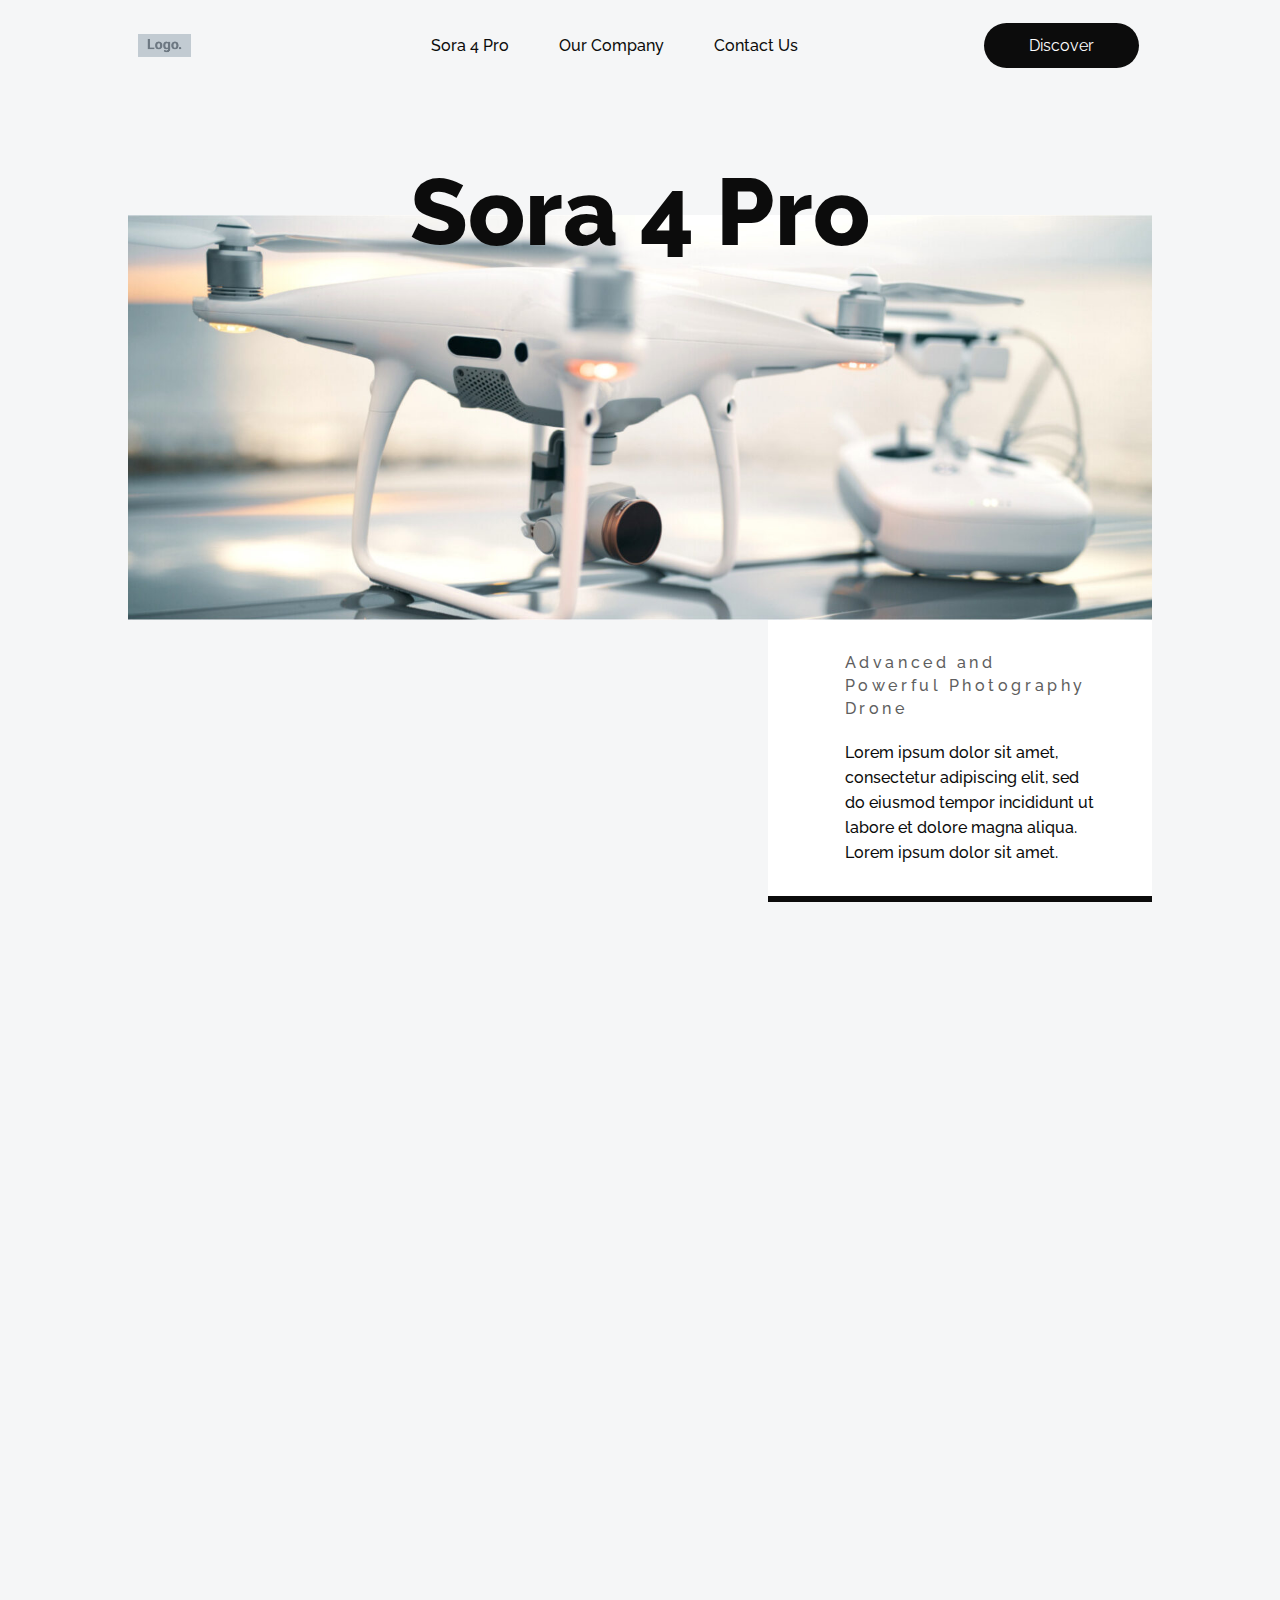
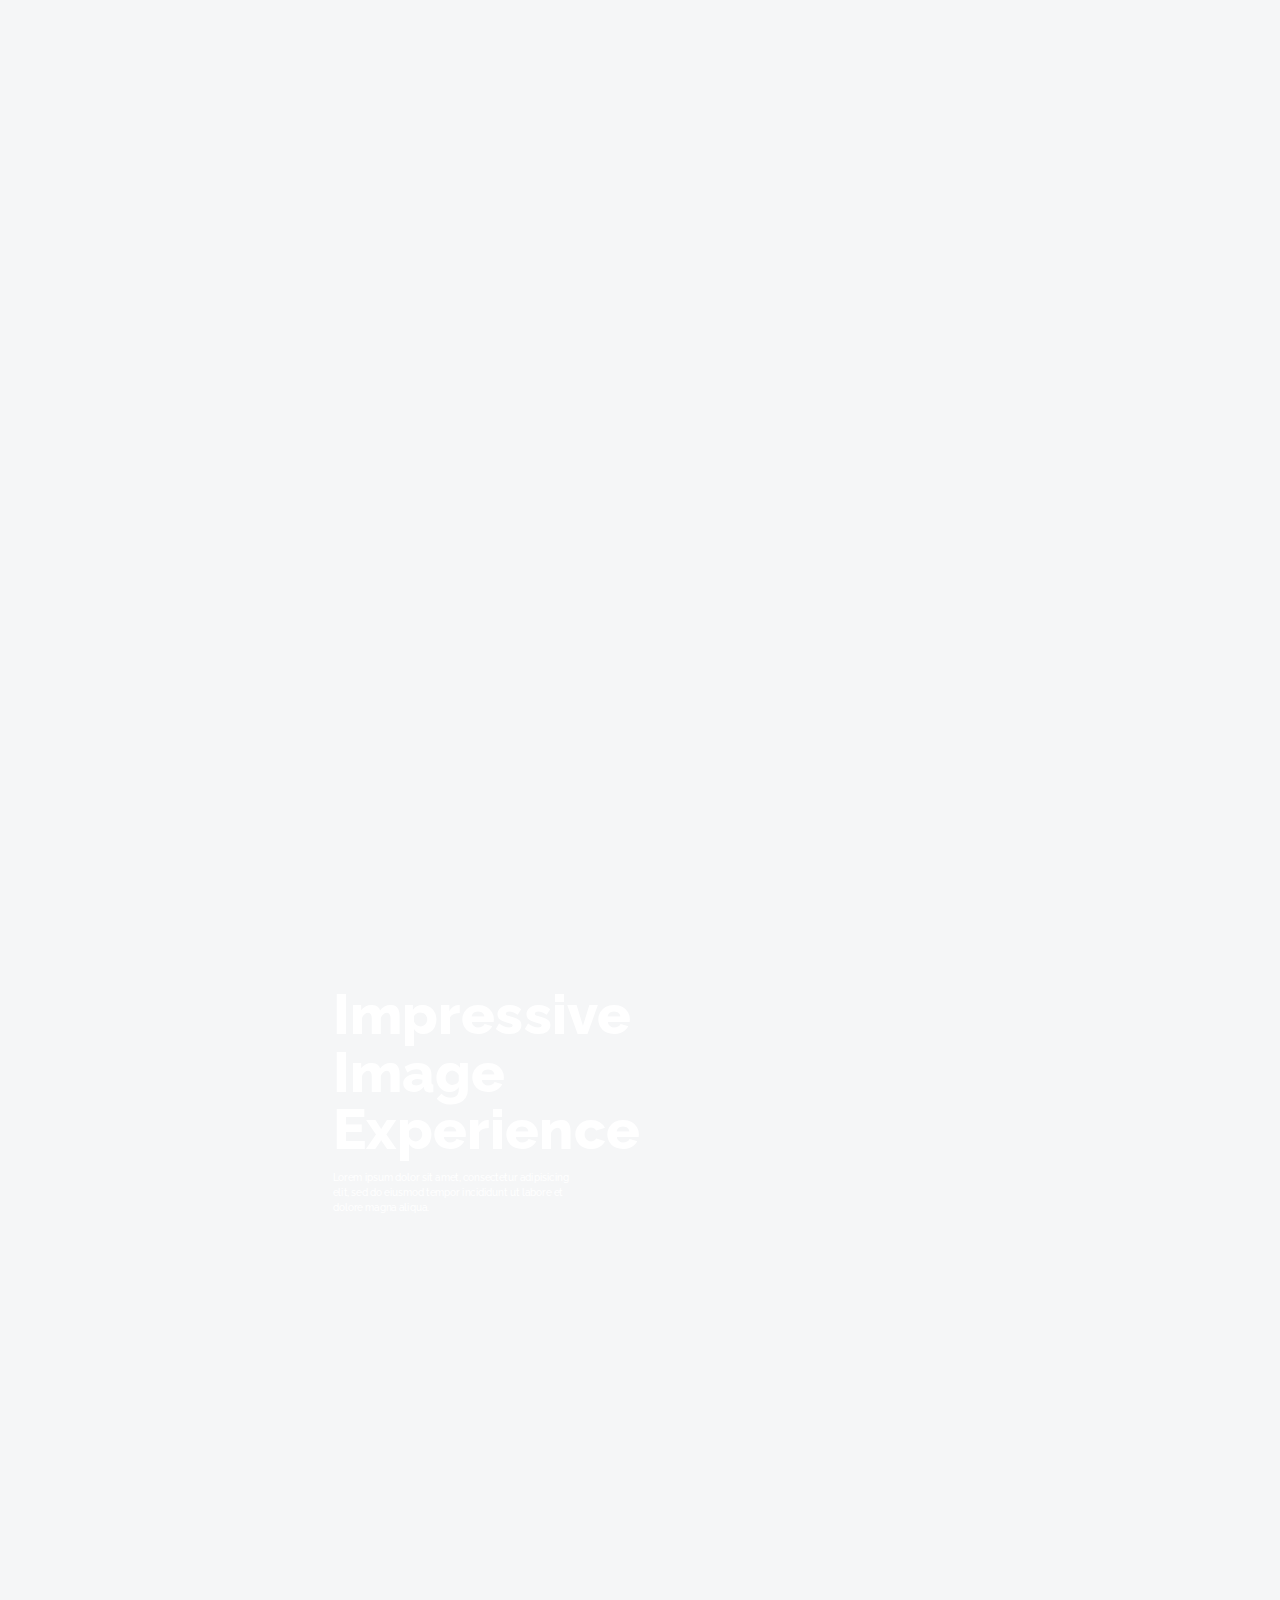
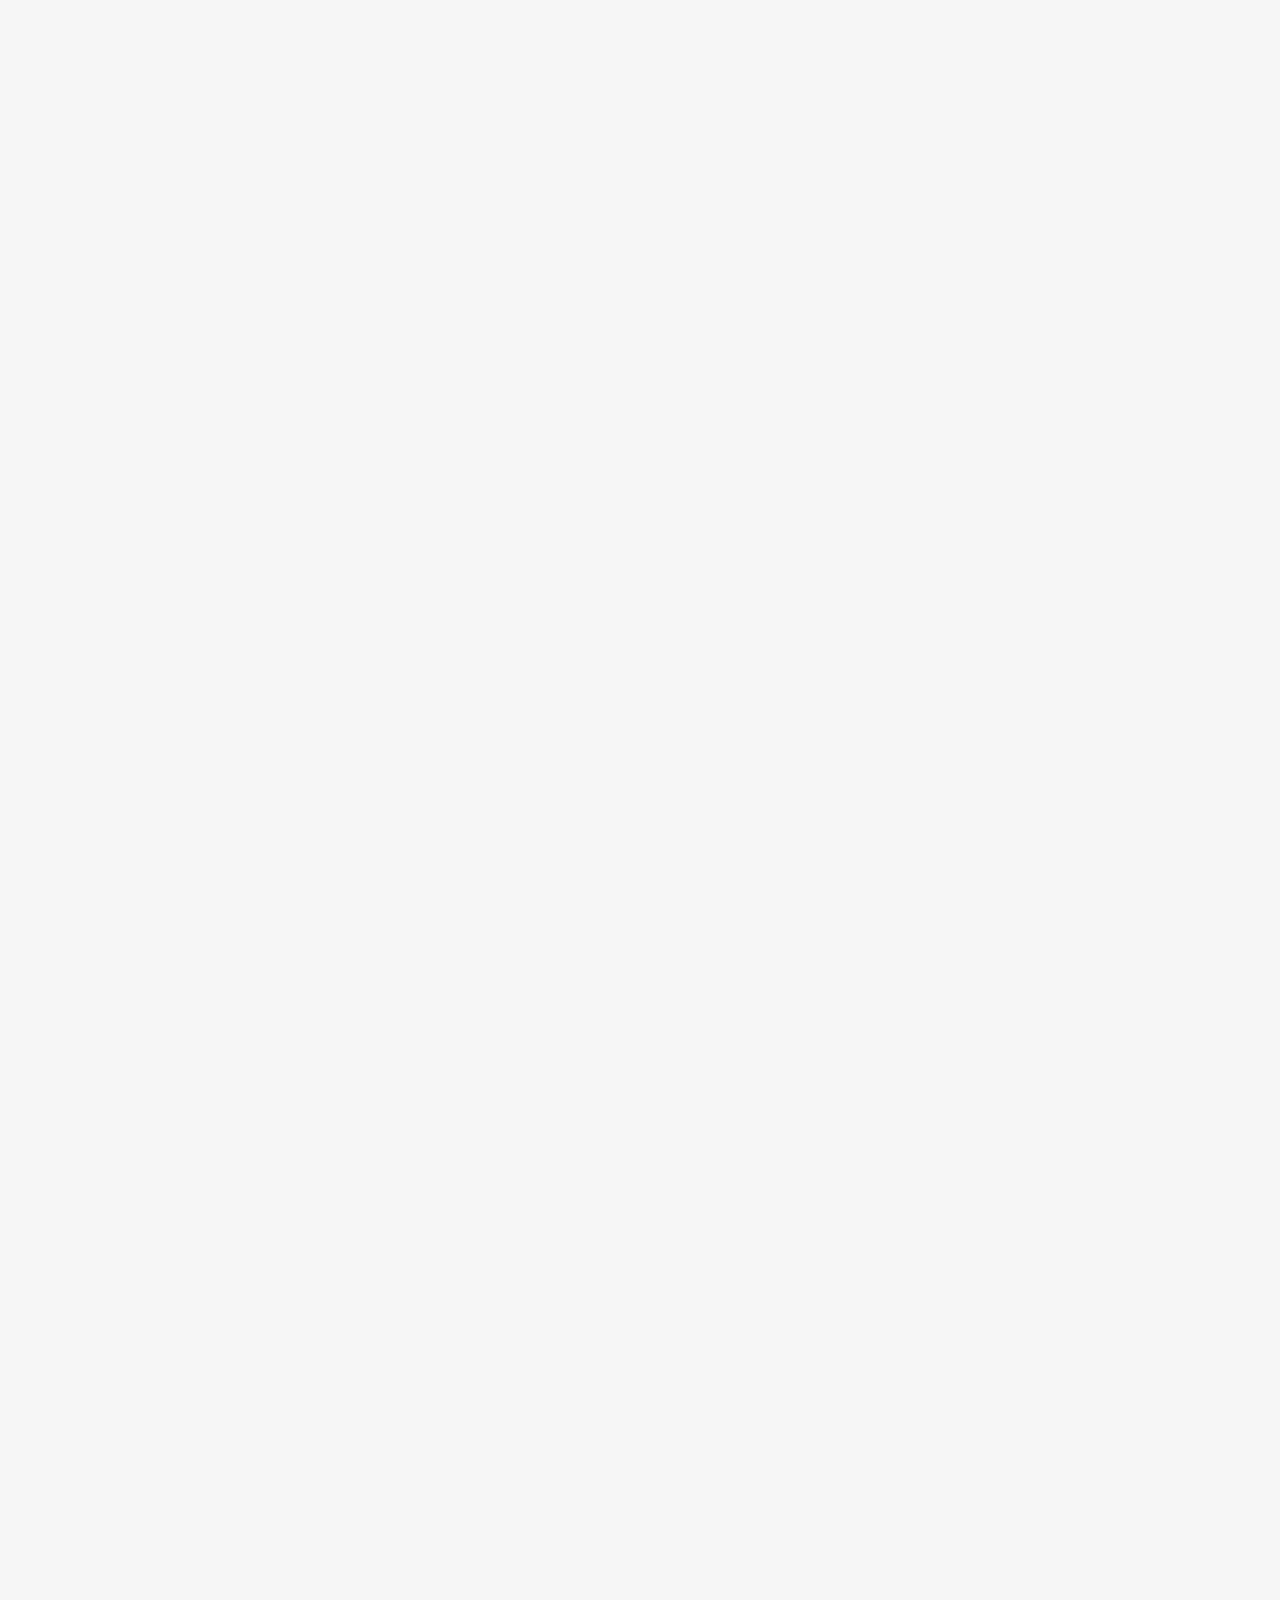
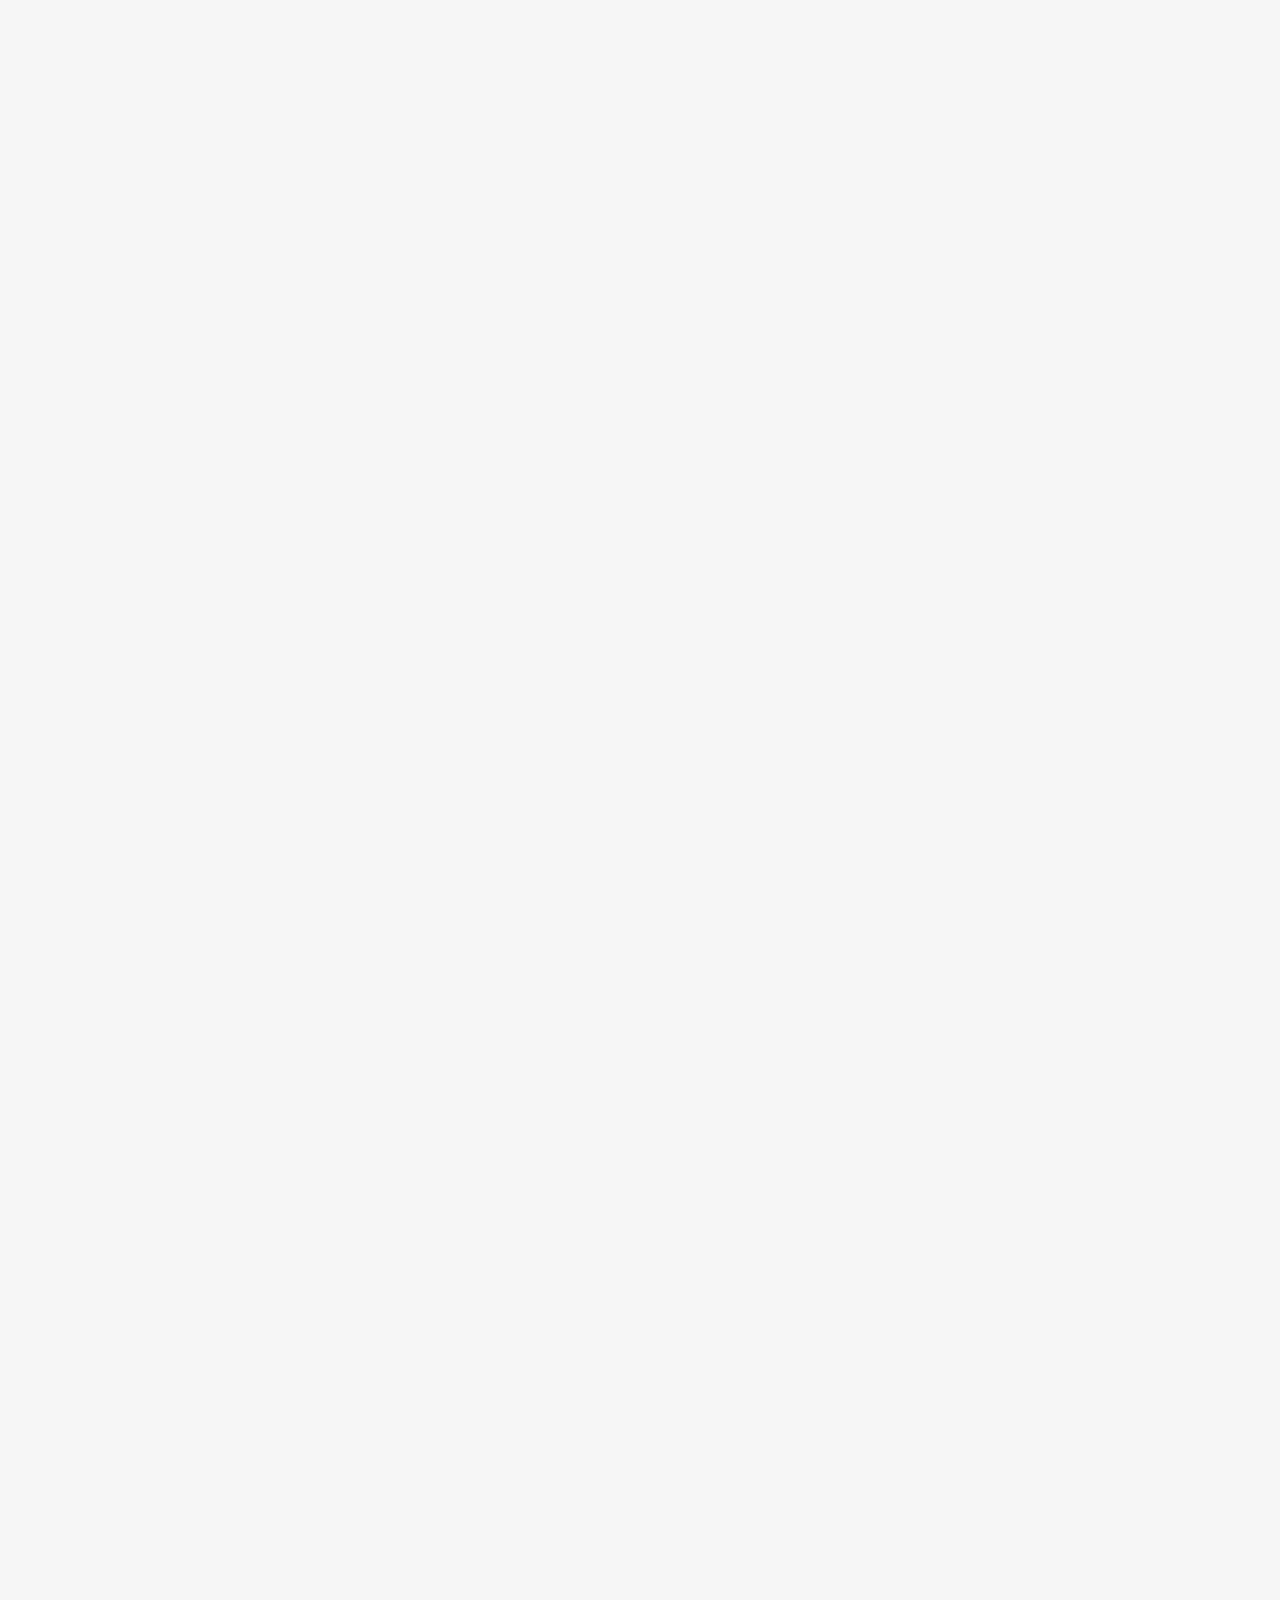
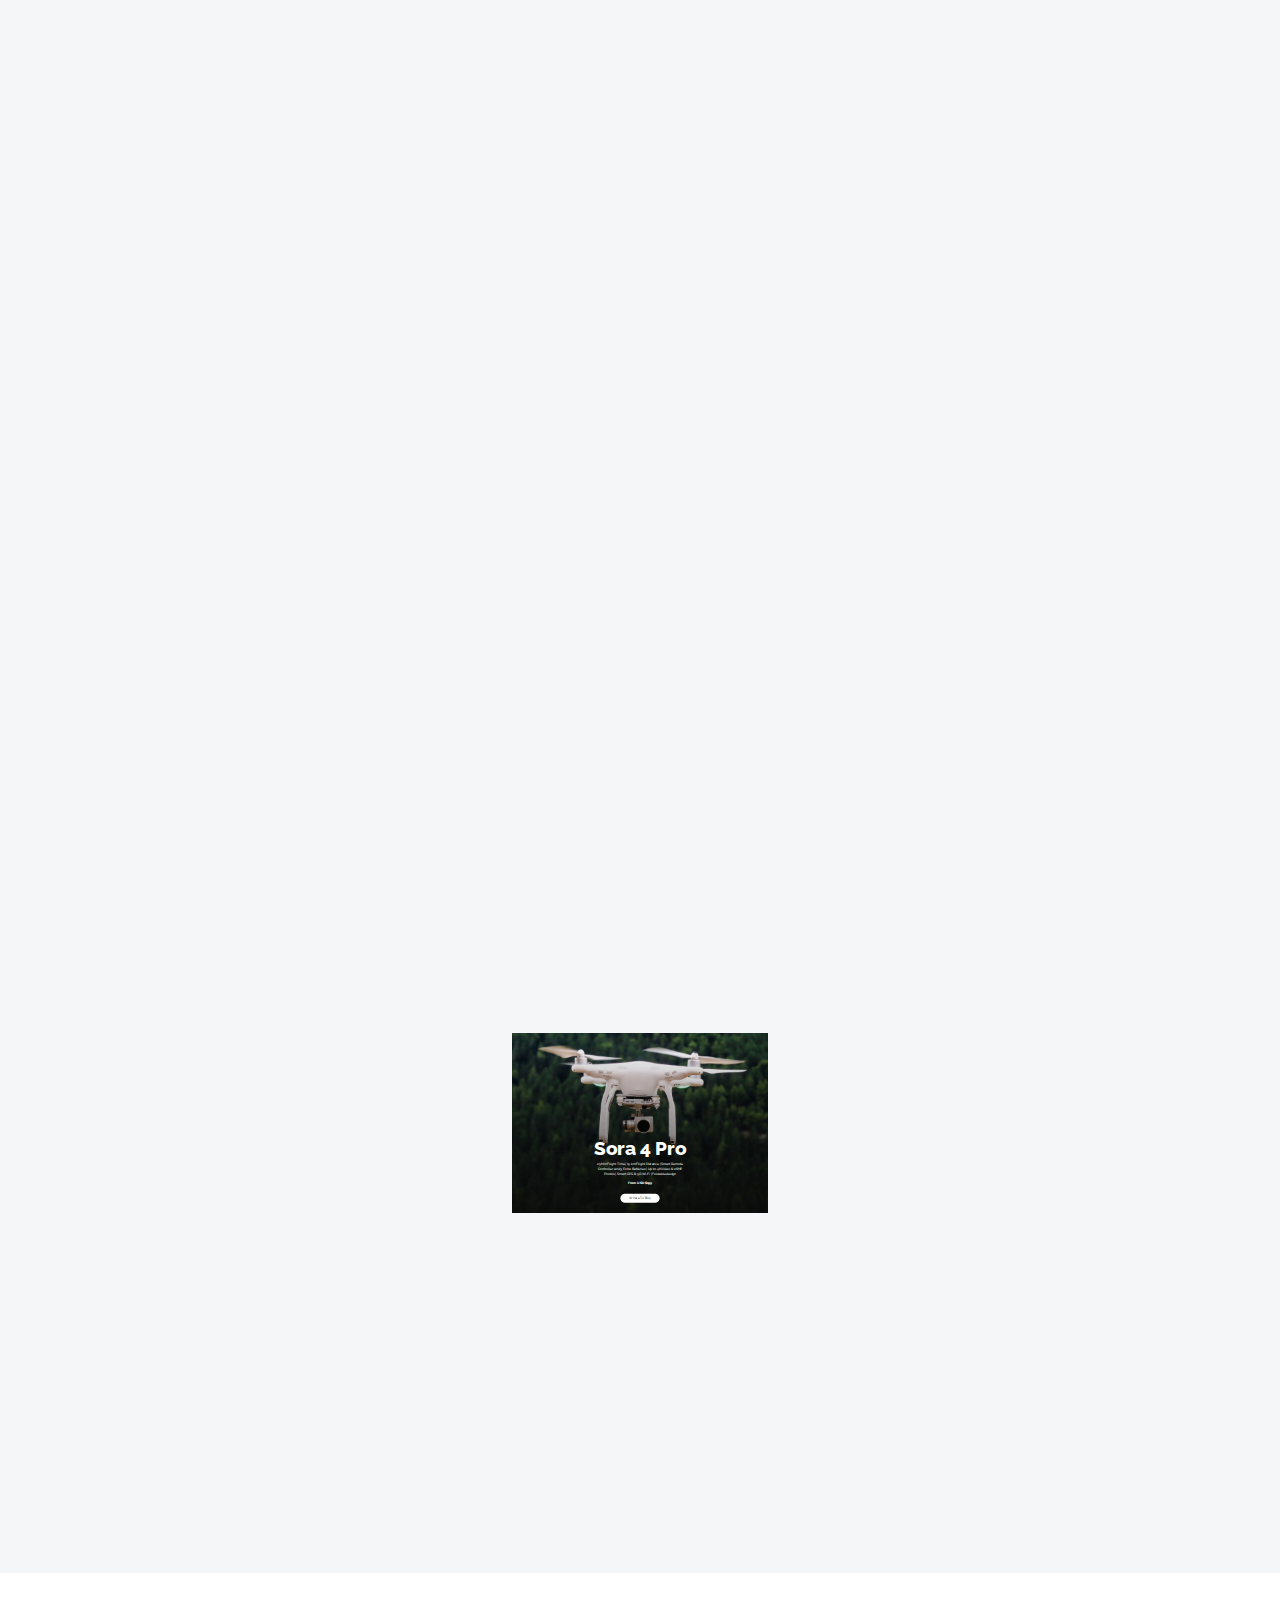
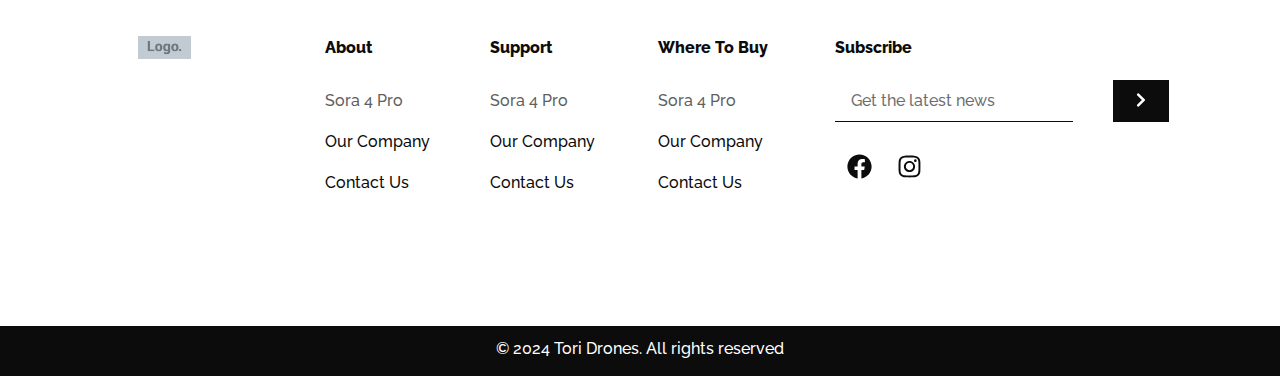
<file: index.html@p=64.html>
<!doctype html>
<html lang="en-US">
<head>
	<meta charset="UTF-8">
	<meta name="viewport" content="width=device-width, initial-scale=1">
	<link rel="profile" href="https://gmpg.org/xfn/11">
	<title>Sora 4 Pro &#8211; b</title>
<meta name='robots' content='max-image-preview:large' />
<link rel="alternate" type="application/rss+xml" title="b &raquo; Feed" href="feed/index.html" />
<link rel="alternate" type="application/rss+xml" title="b &raquo; Comments Feed" href="comments/feed/index.html" />
<script>
window._wpemojiSettings = {"baseUrl":"https:\/\/s.w.org\/images\/core\/emoji\/15.0.3\/72x72\/","ext":".png","svgUrl":"https:\/\/s.w.org\/images\/core\/emoji\/15.0.3\/svg\/","svgExt":".svg","source":{"concatemoji":"http:\/\/d.local\/wp-includes\/js\/wp-emoji-release.min.js?ver=6.6.1"}};
/*! This file is auto-generated */
!function(i,n){var o,s,e;function c(e){try{var t={supportTests:e,timestamp:(new Date).valueOf()};sessionStorage.setItem(o,JSON.stringify(t))}catch(e){}}function p(e,t,n){e.clearRect(0,0,e.canvas.width,e.canvas.height),e.fillText(t,0,0);var t=new Uint32Array(e.getImageData(0,0,e.canvas.width,e.canvas.height).data),r=(e.clearRect(0,0,e.canvas.width,e.canvas.height),e.fillText(n,0,0),new Uint32Array(e.getImageData(0,0,e.canvas.width,e.canvas.height).data));return t.every(function(e,t){return e===r[t]})}function u(e,t,n){switch(t){case"flag":return n(e,"\ud83c\udff3\ufe0f\u200d\u26a7\ufe0f","\ud83c\udff3\ufe0f\u200b\u26a7\ufe0f")?!1:!n(e,"\ud83c\uddfa\ud83c\uddf3","\ud83c\uddfa\u200b\ud83c\uddf3")&&!n(e,"\ud83c\udff4\udb40\udc67\udb40\udc62\udb40\udc65\udb40\udc6e\udb40\udc67\udb40\udc7f","\ud83c\udff4\u200b\udb40\udc67\u200b\udb40\udc62\u200b\udb40\udc65\u200b\udb40\udc6e\u200b\udb40\udc67\u200b\udb40\udc7f");case"emoji":return!n(e,"\ud83d\udc26\u200d\u2b1b","\ud83d\udc26\u200b\u2b1b")}return!1}function f(e,t,n){var r="undefined"!=typeof WorkerGlobalScope&&self instanceof WorkerGlobalScope?new OffscreenCanvas(300,150):i.createElement("canvas"),a=r.getContext("2d",{willReadFrequently:!0}),o=(a.textBaseline="top",a.font="600 32px Arial",{});return e.forEach(function(e){o[e]=t(a,e,n)}),o}function t(e){var t=i.createElement("script");t.src=e,t.defer=!0,i.head.appendChild(t)}"undefined"!=typeof Promise&&(o="wpEmojiSettingsSupports",s=["flag","emoji"],n.supports={everything:!0,everythingExceptFlag:!0},e=new Promise(function(e){i.addEventListener("DOMContentLoaded",e,{once:!0})}),new Promise(function(t){var n=function(){try{var e=JSON.parse(sessionStorage.getItem(o));if("object"==typeof e&&"number"==typeof e.timestamp&&(new Date).valueOf()<e.timestamp+604800&&"object"==typeof e.supportTests)return e.supportTests}catch(e){}return null}();if(!n){if("undefined"!=typeof Worker&&"undefined"!=typeof OffscreenCanvas&&"undefined"!=typeof URL&&URL.createObjectURL&&"undefined"!=typeof Blob)try{var e="postMessage("+f.toString()+"("+[JSON.stringify(s),u.toString(),p.toString()].join(",")+"));",r=new Blob([e],{type:"text/javascript"}),a=new Worker(URL.createObjectURL(r),{name:"wpTestEmojiSupports"});return void(a.onmessage=function(e){c(n=e.data),a.terminate(),t(n)})}catch(e){}c(n=f(s,u,p))}t(n)}).then(function(e){for(var t in e)n.supports[t]=e[t],n.supports.everything=n.supports.everything&&n.supports[t],"flag"!==t&&(n.supports.everythingExceptFlag=n.supports.everythingExceptFlag&&n.supports[t]);n.supports.everythingExceptFlag=n.supports.everythingExceptFlag&&!n.supports.flag,n.DOMReady=!1,n.readyCallback=function(){n.DOMReady=!0}}).then(function(){return e}).then(function(){var e;n.supports.everything||(n.readyCallback(),(e=n.source||{}).concatemoji?t(e.concatemoji):e.wpemoji&&e.twemoji&&(t(e.twemoji),t(e.wpemoji)))}))}((window,document),window._wpemojiSettings);
</script>
<style id='wp-emoji-styles-inline-css'>

	img.wp-smiley, img.emoji {
		display: inline !important;
		border: none !important;
		box-shadow: none !important;
		height: 1em !important;
		width: 1em !important;
		margin: 0 0.07em !important;
		vertical-align: -0.1em !important;
		background: none !important;
		padding: 0 !important;
	}
</style>
<style id='classic-theme-styles-inline-css'>
/*! This file is auto-generated */
.wp-block-button__link{color:#fff;background-color:#32373c;border-radius:9999px;box-shadow:none;text-decoration:none;padding:calc(.667em + 2px) calc(1.333em + 2px);font-size:1.125em}.wp-block-file__button{background:#32373c;color:#fff;text-decoration:none}
</style>
<style id='global-styles-inline-css'>
:root{--wp--preset--aspect-ratio--square: 1;--wp--preset--aspect-ratio--4-3: 4/3;--wp--preset--aspect-ratio--3-4: 3/4;--wp--preset--aspect-ratio--3-2: 3/2;--wp--preset--aspect-ratio--2-3: 2/3;--wp--preset--aspect-ratio--16-9: 16/9;--wp--preset--aspect-ratio--9-16: 9/16;--wp--preset--color--black: #000000;--wp--preset--color--cyan-bluish-gray: #abb8c3;--wp--preset--color--white: #ffffff;--wp--preset--color--pale-pink: #f78da7;--wp--preset--color--vivid-red: #cf2e2e;--wp--preset--color--luminous-vivid-orange: #ff6900;--wp--preset--color--luminous-vivid-amber: #fcb900;--wp--preset--color--light-green-cyan: #7bdcb5;--wp--preset--color--vivid-green-cyan: #00d084;--wp--preset--color--pale-cyan-blue: #8ed1fc;--wp--preset--color--vivid-cyan-blue: #0693e3;--wp--preset--color--vivid-purple: #9b51e0;--wp--preset--gradient--vivid-cyan-blue-to-vivid-purple: linear-gradient(135deg,rgba(6,147,227,1) 0%,rgb(155,81,224) 100%);--wp--preset--gradient--light-green-cyan-to-vivid-green-cyan: linear-gradient(135deg,rgb(122,220,180) 0%,rgb(0,208,130) 100%);--wp--preset--gradient--luminous-vivid-amber-to-luminous-vivid-orange: linear-gradient(135deg,rgba(252,185,0,1) 0%,rgba(255,105,0,1) 100%);--wp--preset--gradient--luminous-vivid-orange-to-vivid-red: linear-gradient(135deg,rgba(255,105,0,1) 0%,rgb(207,46,46) 100%);--wp--preset--gradient--very-light-gray-to-cyan-bluish-gray: linear-gradient(135deg,rgb(238,238,238) 0%,rgb(169,184,195) 100%);--wp--preset--gradient--cool-to-warm-spectrum: linear-gradient(135deg,rgb(74,234,220) 0%,rgb(151,120,209) 20%,rgb(207,42,186) 40%,rgb(238,44,130) 60%,rgb(251,105,98) 80%,rgb(254,248,76) 100%);--wp--preset--gradient--blush-light-purple: linear-gradient(135deg,rgb(255,206,236) 0%,rgb(152,150,240) 100%);--wp--preset--gradient--blush-bordeaux: linear-gradient(135deg,rgb(254,205,165) 0%,rgb(254,45,45) 50%,rgb(107,0,62) 100%);--wp--preset--gradient--luminous-dusk: linear-gradient(135deg,rgb(255,203,112) 0%,rgb(199,81,192) 50%,rgb(65,88,208) 100%);--wp--preset--gradient--pale-ocean: linear-gradient(135deg,rgb(255,245,203) 0%,rgb(182,227,212) 50%,rgb(51,167,181) 100%);--wp--preset--gradient--electric-grass: linear-gradient(135deg,rgb(202,248,128) 0%,rgb(113,206,126) 100%);--wp--preset--gradient--midnight: linear-gradient(135deg,rgb(2,3,129) 0%,rgb(40,116,252) 100%);--wp--preset--font-size--small: 13px;--wp--preset--font-size--medium: 20px;--wp--preset--font-size--large: 36px;--wp--preset--font-size--x-large: 42px;--wp--preset--spacing--20: 0.44rem;--wp--preset--spacing--30: 0.67rem;--wp--preset--spacing--40: 1rem;--wp--preset--spacing--50: 1.5rem;--wp--preset--spacing--60: 2.25rem;--wp--preset--spacing--70: 3.38rem;--wp--preset--spacing--80: 5.06rem;--wp--preset--shadow--natural: 6px 6px 9px rgba(0, 0, 0, 0.2);--wp--preset--shadow--deep: 12px 12px 50px rgba(0, 0, 0, 0.4);--wp--preset--shadow--sharp: 6px 6px 0px rgba(0, 0, 0, 0.2);--wp--preset--shadow--outlined: 6px 6px 0px -3px rgba(255, 255, 255, 1), 6px 6px rgba(0, 0, 0, 1);--wp--preset--shadow--crisp: 6px 6px 0px rgba(0, 0, 0, 1);}:where(.is-layout-flex){gap: 0.5em;}:where(.is-layout-grid){gap: 0.5em;}body .is-layout-flex{display: flex;}.is-layout-flex{flex-wrap: wrap;align-items: center;}.is-layout-flex > :is(*, div){margin: 0;}body .is-layout-grid{display: grid;}.is-layout-grid > :is(*, div){margin: 0;}:where(.wp-block-columns.is-layout-flex){gap: 2em;}:where(.wp-block-columns.is-layout-grid){gap: 2em;}:where(.wp-block-post-template.is-layout-flex){gap: 1.25em;}:where(.wp-block-post-template.is-layout-grid){gap: 1.25em;}.has-black-color{color: var(--wp--preset--color--black) !important;}.has-cyan-bluish-gray-color{color: var(--wp--preset--color--cyan-bluish-gray) !important;}.has-white-color{color: var(--wp--preset--color--white) !important;}.has-pale-pink-color{color: var(--wp--preset--color--pale-pink) !important;}.has-vivid-red-color{color: var(--wp--preset--color--vivid-red) !important;}.has-luminous-vivid-orange-color{color: var(--wp--preset--color--luminous-vivid-orange) !important;}.has-luminous-vivid-amber-color{color: var(--wp--preset--color--luminous-vivid-amber) !important;}.has-light-green-cyan-color{color: var(--wp--preset--color--light-green-cyan) !important;}.has-vivid-green-cyan-color{color: var(--wp--preset--color--vivid-green-cyan) !important;}.has-pale-cyan-blue-color{color: var(--wp--preset--color--pale-cyan-blue) !important;}.has-vivid-cyan-blue-color{color: var(--wp--preset--color--vivid-cyan-blue) !important;}.has-vivid-purple-color{color: var(--wp--preset--color--vivid-purple) !important;}.has-black-background-color{background-color: var(--wp--preset--color--black) !important;}.has-cyan-bluish-gray-background-color{background-color: var(--wp--preset--color--cyan-bluish-gray) !important;}.has-white-background-color{background-color: var(--wp--preset--color--white) !important;}.has-pale-pink-background-color{background-color: var(--wp--preset--color--pale-pink) !important;}.has-vivid-red-background-color{background-color: var(--wp--preset--color--vivid-red) !important;}.has-luminous-vivid-orange-background-color{background-color: var(--wp--preset--color--luminous-vivid-orange) !important;}.has-luminous-vivid-amber-background-color{background-color: var(--wp--preset--color--luminous-vivid-amber) !important;}.has-light-green-cyan-background-color{background-color: var(--wp--preset--color--light-green-cyan) !important;}.has-vivid-green-cyan-background-color{background-color: var(--wp--preset--color--vivid-green-cyan) !important;}.has-pale-cyan-blue-background-color{background-color: var(--wp--preset--color--pale-cyan-blue) !important;}.has-vivid-cyan-blue-background-color{background-color: var(--wp--preset--color--vivid-cyan-blue) !important;}.has-vivid-purple-background-color{background-color: var(--wp--preset--color--vivid-purple) !important;}.has-black-border-color{border-color: var(--wp--preset--color--black) !important;}.has-cyan-bluish-gray-border-color{border-color: var(--wp--preset--color--cyan-bluish-gray) !important;}.has-white-border-color{border-color: var(--wp--preset--color--white) !important;}.has-pale-pink-border-color{border-color: var(--wp--preset--color--pale-pink) !important;}.has-vivid-red-border-color{border-color: var(--wp--preset--color--vivid-red) !important;}.has-luminous-vivid-orange-border-color{border-color: var(--wp--preset--color--luminous-vivid-orange) !important;}.has-luminous-vivid-amber-border-color{border-color: var(--wp--preset--color--luminous-vivid-amber) !important;}.has-light-green-cyan-border-color{border-color: var(--wp--preset--color--light-green-cyan) !important;}.has-vivid-green-cyan-border-color{border-color: var(--wp--preset--color--vivid-green-cyan) !important;}.has-pale-cyan-blue-border-color{border-color: var(--wp--preset--color--pale-cyan-blue) !important;}.has-vivid-cyan-blue-border-color{border-color: var(--wp--preset--color--vivid-cyan-blue) !important;}.has-vivid-purple-border-color{border-color: var(--wp--preset--color--vivid-purple) !important;}.has-vivid-cyan-blue-to-vivid-purple-gradient-background{background: var(--wp--preset--gradient--vivid-cyan-blue-to-vivid-purple) !important;}.has-light-green-cyan-to-vivid-green-cyan-gradient-background{background: var(--wp--preset--gradient--light-green-cyan-to-vivid-green-cyan) !important;}.has-luminous-vivid-amber-to-luminous-vivid-orange-gradient-background{background: var(--wp--preset--gradient--luminous-vivid-amber-to-luminous-vivid-orange) !important;}.has-luminous-vivid-orange-to-vivid-red-gradient-background{background: var(--wp--preset--gradient--luminous-vivid-orange-to-vivid-red) !important;}.has-very-light-gray-to-cyan-bluish-gray-gradient-background{background: var(--wp--preset--gradient--very-light-gray-to-cyan-bluish-gray) !important;}.has-cool-to-warm-spectrum-gradient-background{background: var(--wp--preset--gradient--cool-to-warm-spectrum) !important;}.has-blush-light-purple-gradient-background{background: var(--wp--preset--gradient--blush-light-purple) !important;}.has-blush-bordeaux-gradient-background{background: var(--wp--preset--gradient--blush-bordeaux) !important;}.has-luminous-dusk-gradient-background{background: var(--wp--preset--gradient--luminous-dusk) !important;}.has-pale-ocean-gradient-background{background: var(--wp--preset--gradient--pale-ocean) !important;}.has-electric-grass-gradient-background{background: var(--wp--preset--gradient--electric-grass) !important;}.has-midnight-gradient-background{background: var(--wp--preset--gradient--midnight) !important;}.has-small-font-size{font-size: var(--wp--preset--font-size--small) !important;}.has-medium-font-size{font-size: var(--wp--preset--font-size--medium) !important;}.has-large-font-size{font-size: var(--wp--preset--font-size--large) !important;}.has-x-large-font-size{font-size: var(--wp--preset--font-size--x-large) !important;}
:where(.wp-block-post-template.is-layout-flex){gap: 1.25em;}:where(.wp-block-post-template.is-layout-grid){gap: 1.25em;}
:where(.wp-block-columns.is-layout-flex){gap: 2em;}:where(.wp-block-columns.is-layout-grid){gap: 2em;}
:root :where(.wp-block-pullquote){font-size: 1.5em;line-height: 1.6;}
</style>
<link rel='stylesheet' id='hello-elementor-css' href='wp-content/themes/hello-elementor/style.min.css@ver=3.1.1.css' media='all' />
<link rel='stylesheet' id='hello-elementor-theme-style-css' href='wp-content/themes/hello-elementor/theme.min.css@ver=3.1.1.css' media='all' />
<link rel='stylesheet' id='hello-elementor-header-footer-css' href='wp-content/themes/hello-elementor/header-footer.min.css@ver=3.1.1.css' media='all' />
<link rel='stylesheet' id='elementor-frontend-css' href='wp-content/plugins/elementor/assets/css/frontend-lite.min.css@ver=3.23.4.css' media='all' />
<link rel='stylesheet' id='elementor-post-16-css' href='wp-content/uploads/elementor/css/post-16.css@ver=1724194095.css' media='all' />
<link rel='stylesheet' id='swiper-css' href='wp-content/plugins/elementor/assets/lib/swiper/v8/css/swiper.min.css@ver=8.4.5.css' media='all' />
<link rel='stylesheet' id='elementor-pro-css' href='wp-content/plugins/elementor-pro-3.23.3/assets/css/frontend-lite.min.css@ver=3.23.3.css' media='all' />
<link rel='stylesheet' id='elementor-global-css' href='wp-content/uploads/elementor/css/global.css@ver=1724194096.css' media='all' />
<link rel='stylesheet' id='elementor-post-64-css' href='wp-content/uploads/elementor/css/post-64.css@ver=1724194110.css' media='all' />
<link rel='stylesheet' id='elementor-post-30-css' href='wp-content/uploads/elementor/css/post-30.css@ver=1724194096.css' media='all' />
<link rel='stylesheet' id='elementor-post-26-css' href='wp-content/uploads/elementor/css/post-26.css@ver=1724194096.css' media='all' />
<link rel='stylesheet' id='hello-elementor-child-style-css' href='wp-content/themes/hello-theme-child-master/style.css@ver=2.0.0.css' media='all' />
<link rel='stylesheet' id='google-fonts-1-css' href='https://fonts.googleapis.com/css?family=Raleway%3A100%2C100italic%2C200%2C200italic%2C300%2C300italic%2C400%2C400italic%2C500%2C500italic%2C600%2C600italic%2C700%2C700italic%2C800%2C800italic%2C900%2C900italic&#038;display=swap&#038;ver=6.6.1' media='all' />
<link rel="preconnect" href="https://fonts.gstatic.com/" crossorigin><link rel="https://api.w.org/" href="wp-json/index.html" /><link rel="alternate" title="JSON" type="application/json" href="wp-json/wp/v2/pages/64" /><link rel="EditURI" type="application/rsd+xml" title="RSD" href="xmlrpc.php@rsd" />
<meta name="generator" content="WordPress 6.6.1" />
<link rel="canonical" href="index.html@p=64.html" />
<link rel='shortlink' href='index.html@p=64.html' />
<link rel="alternate" title="oEmbed (JSON)" type="application/json+oembed" href="wp-json/oembed/1.0/embed@url=http%253A%252F%252Fd.local%252Fsora-4-pro%252F" />
<link rel="alternate" title="oEmbed (XML)" type="text/xml+oembed" href="wp-json/oembed/1.0/embed@url=http%253A%252F%252Fd.local%252Fsora-4-pro%252F&amp;format=xml" />
<meta name="generator" content="Elementor 3.23.4; features: e_optimized_css_loading, e_font_icon_svg, additional_custom_breakpoints, e_optimized_control_loading, e_lazyload, e_element_cache; settings: css_print_method-external, google_font-enabled, font_display-swap">
			<style>
				.e-con.e-parent:nth-of-type(n+4):not(.e-lazyloaded):not(.e-no-lazyload),
				.e-con.e-parent:nth-of-type(n+4):not(.e-lazyloaded):not(.e-no-lazyload) * {
					background-image: none !important;
				}
				@media screen and (max-height: 1024px) {
					.e-con.e-parent:nth-of-type(n+3):not(.e-lazyloaded):not(.e-no-lazyload),
					.e-con.e-parent:nth-of-type(n+3):not(.e-lazyloaded):not(.e-no-lazyload) * {
						background-image: none !important;
					}
				}
				@media screen and (max-height: 640px) {
					.e-con.e-parent:nth-of-type(n+2):not(.e-lazyloaded):not(.e-no-lazyload),
					.e-con.e-parent:nth-of-type(n+2):not(.e-lazyloaded):not(.e-no-lazyload) * {
						background-image: none !important;
					}
				}
			</style>
			</head>
<body class="page-template page-template-elementor_header_footer page page-id-64 elementor-default elementor-template-full-width elementor-kit-16 elementor-page elementor-page-64">


<a class="skip-link screen-reader-text" href="index.html@p=64.html#content">Skip to content</a>

		<header data-elementor-type="header" data-elementor-id="30" class="elementor elementor-30 elementor-location-header" data-elementor-post-type="elementor_library">
					<header class="elementor-section elementor-top-section elementor-element elementor-element-148c799a elementor-section-full_width elementor-section-height-min-height elementor-section-content-middle elementor-section-height-default elementor-section-items-middle" data-id="148c799a" data-element_type="section">
						<div class="elementor-container elementor-column-gap-default">
					<div class="elementor-column elementor-col-33 elementor-top-column elementor-element elementor-element-4956403e" data-id="4956403e" data-element_type="column">
			<div class="elementor-widget-wrap elementor-element-populated">
						<div class="elementor-element elementor-element-dc6b9b1 elementor-widget elementor-widget-theme-site-logo elementor-widget-image" data-id="dc6b9b1" data-element_type="widget" data-widget_type="theme-site-logo.default">
				<div class="elementor-widget-container">
			<style>/*! elementor - v3.23.0 - 05-08-2024 */
.elementor-widget-image{text-align:center}.elementor-widget-image a{display:inline-block}.elementor-widget-image a img[src$=".svg"]{width:48px}.elementor-widget-image img{vertical-align:middle;display:inline-block}</style>						<a href="index.html">
			<img src="wp-content/plugins/elementor-pro-3.23.3/assets/images/logo-placeholder.png" title="" alt="" loading="lazy" />				</a>
									</div>
				</div>
					</div>
		</div>
				<div class="elementor-column elementor-col-33 elementor-top-column elementor-element elementor-element-42d8efbd" data-id="42d8efbd" data-element_type="column">
			<div class="elementor-widget-wrap elementor-element-populated">
						<div class="elementor-element elementor-element-59f0b210 elementor-nav-menu__align-center elementor-nav-menu--stretch elementor-nav-menu--dropdown-tablet elementor-nav-menu__text-align-aside elementor-nav-menu--toggle elementor-nav-menu--burger elementor-widget elementor-widget-nav-menu" data-id="59f0b210" data-element_type="widget" data-settings="{&quot;full_width&quot;:&quot;stretch&quot;,&quot;layout&quot;:&quot;horizontal&quot;,&quot;submenu_icon&quot;:{&quot;value&quot;:&quot;&lt;svg class=\&quot;e-font-icon-svg e-fas-caret-down\&quot; viewBox=\&quot;0 0 320 512\&quot; xmlns=\&quot;http:\/\/www.w3.org\/2000\/svg\&quot;&gt;&lt;path d=\&quot;M31.3 192h257.3c17.8 0 26.7 21.5 14.1 34.1L174.1 354.8c-7.8 7.8-20.5 7.8-28.3 0L17.2 226.1C4.6 213.5 13.5 192 31.3 192z\&quot;&gt;&lt;\/path&gt;&lt;\/svg&gt;&quot;,&quot;library&quot;:&quot;fa-solid&quot;},&quot;toggle&quot;:&quot;burger&quot;}" data-widget_type="nav-menu.default">
				<div class="elementor-widget-container">
			<link rel="stylesheet" href="wp-content/plugins/elementor-pro-3.23.3/assets/css/widget-nav-menu.min.css@ver=1724193920.css">			<nav aria-label="Menu" class="elementor-nav-menu--main elementor-nav-menu__container elementor-nav-menu--layout-horizontal e--pointer-text e--animation-float">
				<ul id="menu-1-59f0b210" class="elementor-nav-menu"><li class="menu-item menu-item-type-post_type menu-item-object-page current-menu-item page_item page-item-64 current_page_item menu-item-110"><a href="index.html@p=64.html" aria-current="page" class="elementor-item elementor-item-active">Sora 4 Pro</a></li>
<li class="menu-item menu-item-type-post_type menu-item-object-page menu-item-111"><a href="index.html@p=39.html" class="elementor-item">Our Company</a></li>
<li class="menu-item menu-item-type-post_type menu-item-object-page menu-item-112"><a href="index.html@p=34.html" class="elementor-item">Contact Us</a></li>
</ul>			</nav>
					<div class="elementor-menu-toggle" role="button" tabindex="0" aria-label="Menu Toggle" aria-expanded="false">
			<svg aria-hidden="true" role="presentation" class="elementor-menu-toggle__icon--open e-font-icon-svg e-eicon-menu-bar" viewBox="0 0 1000 1000" xmlns="http://www.w3.org/2000/svg"><path d="M104 333H896C929 333 958 304 958 271S929 208 896 208H104C71 208 42 237 42 271S71 333 104 333ZM104 583H896C929 583 958 554 958 521S929 458 896 458H104C71 458 42 487 42 521S71 583 104 583ZM104 833H896C929 833 958 804 958 771S929 708 896 708H104C71 708 42 737 42 771S71 833 104 833Z"></path></svg><svg aria-hidden="true" role="presentation" class="elementor-menu-toggle__icon--close e-font-icon-svg e-eicon-close" viewBox="0 0 1000 1000" xmlns="http://www.w3.org/2000/svg"><path d="M742 167L500 408 258 167C246 154 233 150 217 150 196 150 179 158 167 167 154 179 150 196 150 212 150 229 154 242 171 254L408 500 167 742C138 771 138 800 167 829 196 858 225 858 254 829L496 587 738 829C750 842 767 846 783 846 800 846 817 842 829 829 842 817 846 804 846 783 846 767 842 750 829 737L588 500 833 258C863 229 863 200 833 171 804 137 775 137 742 167Z"></path></svg>			<span class="elementor-screen-only">Menu</span>
		</div>
					<nav class="elementor-nav-menu--dropdown elementor-nav-menu__container" aria-hidden="true">
				<ul id="menu-2-59f0b210" class="elementor-nav-menu"><li class="menu-item menu-item-type-post_type menu-item-object-page current-menu-item page_item page-item-64 current_page_item menu-item-110"><a href="index.html@p=64.html" aria-current="page" class="elementor-item elementor-item-active" tabindex="-1">Sora 4 Pro</a></li>
<li class="menu-item menu-item-type-post_type menu-item-object-page menu-item-111"><a href="index.html@p=39.html" class="elementor-item" tabindex="-1">Our Company</a></li>
<li class="menu-item menu-item-type-post_type menu-item-object-page menu-item-112"><a href="index.html@p=34.html" class="elementor-item" tabindex="-1">Contact Us</a></li>
</ul>			</nav>
				</div>
				</div>
					</div>
		</div>
				<div class="elementor-column elementor-col-33 elementor-top-column elementor-element elementor-element-20681af8" data-id="20681af8" data-element_type="column">
			<div class="elementor-widget-wrap elementor-element-populated">
						<div class="elementor-element elementor-element-350d7d19 elementor-align-right elementor-widget elementor-widget-button" data-id="350d7d19" data-element_type="widget" data-widget_type="button.default">
				<div class="elementor-widget-container">
					<div class="elementor-button-wrapper">
			<a class="elementor-button elementor-button-link elementor-size-sm" href="https://library.elementor.com/drone-product/sora-4-pro/">
						<span class="elementor-button-content-wrapper">
									<span class="elementor-button-text">Discover</span>
					</span>
					</a>
		</div>
				</div>
				</div>
					</div>
		</div>
					</div>
		</header>
				</header>
				<div data-elementor-type="wp-page" data-elementor-id="64" class="elementor elementor-64" data-elementor-post-type="page">
						<section class="elementor-section elementor-top-section elementor-element elementor-element-2b1aa2a9 animated-slow elementor-section-boxed elementor-section-height-default elementor-section-height-default elementor-invisible" data-id="2b1aa2a9" data-element_type="section" data-settings="{&quot;animation&quot;:&quot;fadeIn&quot;,&quot;animation_delay&quot;:&quot;600&quot;}">
						<div class="elementor-container elementor-column-gap-default">
					<div class="elementor-column elementor-col-100 elementor-top-column elementor-element elementor-element-3b5d613" data-id="3b5d613" data-element_type="column">
			<div class="elementor-widget-wrap elementor-element-populated">
						<div class="elementor-element elementor-element-41d10696 animated-slow elementor-invisible elementor-widget elementor-widget-heading" data-id="41d10696" data-element_type="widget" data-settings="{&quot;_animation&quot;:&quot;fadeInUp&quot;}" data-widget_type="heading.default">
				<div class="elementor-widget-container">
			<style>/*! elementor - v3.23.0 - 05-08-2024 */
.elementor-heading-title{padding:0;margin:0;line-height:1}.elementor-widget-heading .elementor-heading-title[class*=elementor-size-]>a{color:inherit;font-size:inherit;line-height:inherit}.elementor-widget-heading .elementor-heading-title.elementor-size-small{font-size:15px}.elementor-widget-heading .elementor-heading-title.elementor-size-medium{font-size:19px}.elementor-widget-heading .elementor-heading-title.elementor-size-large{font-size:29px}.elementor-widget-heading .elementor-heading-title.elementor-size-xl{font-size:39px}.elementor-widget-heading .elementor-heading-title.elementor-size-xxl{font-size:59px}</style><h1 class="elementor-heading-title elementor-size-default">Sora 4 Pro</h1>		</div>
				</div>
					</div>
		</div>
					</div>
		</section>
				<header class="elementor-section elementor-top-section elementor-element elementor-element-6f86c473 elementor-section-full_width elementor-section-height-min-height elementor-section-items-stretch elementor-section-content-middle elementor-section-height-default" data-id="6f86c473" data-element_type="section">
						<div class="elementor-container elementor-column-gap-no">
					<div class="elementor-column elementor-col-100 elementor-top-column elementor-element elementor-element-47a5f988" data-id="47a5f988" data-element_type="column">
			<div class="elementor-widget-wrap elementor-element-populated">
						<div class="elementor-element elementor-element-672dbbfa elementor-widget elementor-widget-image" data-id="672dbbfa" data-element_type="widget" data-widget_type="image.default">
				<div class="elementor-widget-container">
													<img fetchpriority="high" decoding="async" width="1579" height="625" src="wp-content/uploads/2024/08/Sora_hero_img.jpg" class="attachment-full size-full wp-image-65" alt="" srcset="wp-content/uploads/2024/08/Sora_hero_img.jpg 1579w, wp-content/uploads/2024/08/Sora_hero_img-300x119.jpg 300w, wp-content/uploads/2024/08/Sora_hero_img-1024x405.jpg 1024w, wp-content/uploads/2024/08/Sora_hero_img-768x304.jpg 768w, wp-content/uploads/2024/08/Sora_hero_img-1536x608.jpg 1536w" sizes="(max-width: 1579px) 100vw, 1579px" />													</div>
				</div>
					</div>
		</div>
					</div>
		</header>
				<header class="elementor-section elementor-top-section elementor-element elementor-element-5c4bac elementor-section-full_width elementor-section-height-min-height elementor-section-items-stretch elementor-section-content-middle elementor-section-height-default" data-id="5c4bac" data-element_type="section">
						<div class="elementor-container elementor-column-gap-default">
					<div class="elementor-column elementor-col-100 elementor-top-column elementor-element elementor-element-34eb4497 animated-slow elementor-invisible" data-id="34eb4497" data-element_type="column" data-settings="{&quot;background_background&quot;:&quot;classic&quot;,&quot;animation&quot;:&quot;fadeIn&quot;,&quot;animation_delay&quot;:&quot;600&quot;}">
			<div class="elementor-widget-wrap elementor-element-populated">
						<div class="elementor-element elementor-element-6b5c4e29 elementor-widget elementor-widget-heading" data-id="6b5c4e29" data-element_type="widget" data-widget_type="heading.default">
				<div class="elementor-widget-container">
			<h4 class="elementor-heading-title elementor-size-default">Advanced and Powerful Photography Drone</h4>		</div>
				</div>
				<div class="elementor-element elementor-element-9dde5e2 elementor-widget elementor-widget-text-editor" data-id="9dde5e2" data-element_type="widget" data-widget_type="text-editor.default">
				<div class="elementor-widget-container">
			<style>/*! elementor - v3.23.0 - 05-08-2024 */
.elementor-widget-text-editor.elementor-drop-cap-view-stacked .elementor-drop-cap{background-color:#69727d;color:#fff}.elementor-widget-text-editor.elementor-drop-cap-view-framed .elementor-drop-cap{color:#69727d;border:3px solid;background-color:transparent}.elementor-widget-text-editor:not(.elementor-drop-cap-view-default) .elementor-drop-cap{margin-top:8px}.elementor-widget-text-editor:not(.elementor-drop-cap-view-default) .elementor-drop-cap-letter{width:1em;height:1em}.elementor-widget-text-editor .elementor-drop-cap{float:left;text-align:center;line-height:1;font-size:50px}.elementor-widget-text-editor .elementor-drop-cap-letter{display:inline-block}</style>				Lorem ipsum dolor sit amet, consectetur adipiscing elit, sed do eiusmod tempor incididunt ut labore et dolore magna aliqua. Lorem ipsum dolor sit amet.						</div>
				</div>
					</div>
		</div>
					</div>
		</header>
				<header class="elementor-section elementor-top-section elementor-element elementor-element-11679051 elementor-section-full_width elementor-section-height-min-height elementor-section-items-stretch elementor-section-content-middle elementor-section-height-default" data-id="11679051" data-element_type="section">
						<div class="elementor-container elementor-column-gap-default">
					<div class="elementor-column elementor-col-25 elementor-top-column elementor-element elementor-element-4938a1b5" data-id="4938a1b5" data-element_type="column">
			<div class="elementor-widget-wrap elementor-element-populated">
						<div class="elementor-element elementor-element-51f2180c elementor-view-default elementor-widget elementor-widget-icon" data-id="51f2180c" data-element_type="widget" data-settings="{&quot;motion_fx_motion_fx_scrolling&quot;:&quot;yes&quot;,&quot;motion_fx_opacity_effect&quot;:&quot;yes&quot;,&quot;motion_fx_opacity_range&quot;:{&quot;unit&quot;:&quot;%&quot;,&quot;size&quot;:&quot;&quot;,&quot;sizes&quot;:{&quot;start&quot;:&quot;20&quot;,&quot;end&quot;:&quot;58&quot;}},&quot;motion_fx_rotateZ_effect&quot;:&quot;yes&quot;,&quot;motion_fx_rotateZ_direction&quot;:&quot;negative&quot;,&quot;motion_fx_rotateZ_affectedRange&quot;:{&quot;unit&quot;:&quot;%&quot;,&quot;size&quot;:&quot;&quot;,&quot;sizes&quot;:{&quot;start&quot;:&quot;0&quot;,&quot;end&quot;:&quot;51&quot;}},&quot;motion_fx_scale_speed&quot;:{&quot;unit&quot;:&quot;px&quot;,&quot;size&quot;:&quot;1&quot;,&quot;sizes&quot;:[]},&quot;motion_fx_scale_range&quot;:{&quot;unit&quot;:&quot;%&quot;,&quot;size&quot;:&quot;&quot;,&quot;sizes&quot;:{&quot;start&quot;:&quot;0&quot;,&quot;end&quot;:&quot;51&quot;}},&quot;motion_fx_scale_effect&quot;:&quot;yes&quot;,&quot;motion_fx_opacity_direction&quot;:&quot;out-in&quot;,&quot;motion_fx_opacity_level&quot;:{&quot;unit&quot;:&quot;px&quot;,&quot;size&quot;:10,&quot;sizes&quot;:[]},&quot;motion_fx_rotateZ_speed&quot;:{&quot;unit&quot;:&quot;px&quot;,&quot;size&quot;:1,&quot;sizes&quot;:[]},&quot;motion_fx_scale_direction&quot;:&quot;out-in&quot;,&quot;motion_fx_devices&quot;:[&quot;desktop&quot;,&quot;tablet&quot;,&quot;mobile&quot;]}" data-widget_type="icon.default">
				<div class="elementor-widget-container">
					<div class="elementor-icon-wrapper">
			<div class="elementor-icon">
			<svg xmlns="http://www.w3.org/2000/svg" id="fd80897e-df5a-4b8c-897d-be5908af412b" data-name="Layer 1" width="56" height="40" viewBox="0 0 56 40"><path d="M21.5,38H2.5V20a1,1,0,0,0-2,0V39a1,1,0,0,0,1,1h20a1,1,0,0,0,0-2Z" transform="translate(-0.5)"></path><path d="M55.5,0h-20a1,1,0,0,0,0,2h19V20a1,1,0,0,0,2,0V1A1,1,0,0,0,55.5,0Z" transform="translate(-0.5)"></path><path d="M28.5,6.5a13,13,0,1,0,13,13A13.0144,13.0144,0,0,0,28.5,6.5Zm0,24a11,11,0,1,1,11-11A11.0125,11.0125,0,0,1,28.5,30.5Z" transform="translate(-0.5)"></path><path d="M33.6436,17.78,29,19.5488V13a1,1,0,0,0-2,0v8a1,1,0,0,0,1.356.9346l6-2.2857a1,1,0,0,0-.7128-1.8691Z" transform="translate(-0.5)"></path></svg>			</div>
		</div>
				</div>
				</div>
				<div class="elementor-element elementor-element-479e172b elementor-invisible elementor-widget elementor-widget-icon-box" data-id="479e172b" data-element_type="widget" data-settings="{&quot;_animation&quot;:&quot;fadeIn&quot;,&quot;_animation_delay&quot;:&quot;200&quot;}" data-widget_type="icon-box.default">
				<div class="elementor-widget-container">
			<link rel="stylesheet" href="wp-content/plugins/elementor/assets/css/widget-icon-box.min.css">		<div class="elementor-icon-box-wrapper">

			
						<div class="elementor-icon-box-content">

									<h3 class="elementor-icon-box-title">
						<span  >
							Up to 25 Min Flight Time						</span>
					</h3>
				
									<p class="elementor-icon-box-description">
						Lorem ipsum dolor sit amet, consectetur adipisicing elit, sed do eiusmod tempor.					</p>
				
			</div>
			
		</div>
				</div>
				</div>
					</div>
		</div>
				<div class="elementor-column elementor-col-25 elementor-top-column elementor-element elementor-element-2b972197" data-id="2b972197" data-element_type="column">
			<div class="elementor-widget-wrap elementor-element-populated">
						<div class="elementor-element elementor-element-35b2791a elementor-view-default elementor-widget elementor-widget-icon" data-id="35b2791a" data-element_type="widget" data-settings="{&quot;motion_fx_motion_fx_scrolling&quot;:&quot;yes&quot;,&quot;motion_fx_opacity_effect&quot;:&quot;yes&quot;,&quot;motion_fx_opacity_range&quot;:{&quot;unit&quot;:&quot;%&quot;,&quot;size&quot;:&quot;&quot;,&quot;sizes&quot;:{&quot;start&quot;:&quot;20&quot;,&quot;end&quot;:&quot;58&quot;}},&quot;motion_fx_rotateZ_effect&quot;:&quot;yes&quot;,&quot;motion_fx_rotateZ_direction&quot;:&quot;negative&quot;,&quot;motion_fx_rotateZ_affectedRange&quot;:{&quot;unit&quot;:&quot;%&quot;,&quot;size&quot;:&quot;&quot;,&quot;sizes&quot;:{&quot;start&quot;:&quot;0&quot;,&quot;end&quot;:&quot;51&quot;}},&quot;motion_fx_scale_speed&quot;:{&quot;unit&quot;:&quot;px&quot;,&quot;size&quot;:&quot;1&quot;,&quot;sizes&quot;:[]},&quot;motion_fx_scale_range&quot;:{&quot;unit&quot;:&quot;%&quot;,&quot;size&quot;:&quot;&quot;,&quot;sizes&quot;:{&quot;start&quot;:&quot;0&quot;,&quot;end&quot;:&quot;51&quot;}},&quot;motion_fx_scale_effect&quot;:&quot;yes&quot;,&quot;motion_fx_opacity_direction&quot;:&quot;out-in&quot;,&quot;motion_fx_opacity_level&quot;:{&quot;unit&quot;:&quot;px&quot;,&quot;size&quot;:10,&quot;sizes&quot;:[]},&quot;motion_fx_rotateZ_speed&quot;:{&quot;unit&quot;:&quot;px&quot;,&quot;size&quot;:1,&quot;sizes&quot;:[]},&quot;motion_fx_scale_direction&quot;:&quot;out-in&quot;,&quot;motion_fx_devices&quot;:[&quot;desktop&quot;,&quot;tablet&quot;,&quot;mobile&quot;]}" data-widget_type="icon.default">
				<div class="elementor-widget-container">
					<div class="elementor-icon-wrapper">
			<div class="elementor-icon">
			<svg xmlns="http://www.w3.org/2000/svg" id="a377c17c-48f0-4473-a200-239841dcad3c" data-name="Layer 1" width="56" height="40" viewBox="0 0 56 40"><path d="M21.5,38H2.5V20a1,1,0,0,0-2,0V39a1,1,0,0,0,1,1h20a1,1,0,0,0,0-2Z" transform="translate(-0.5)"></path><path d="M55.5,0h-20a1,1,0,0,0,0,2h19V20a1,1,0,0,0,2,0V1A1,1,0,0,0,55.5,0Z" transform="translate(-0.5)"></path><polygon points="25.356 18.232 20.204 18.232 20.204 13.64 17.996 13.64 17.996 25 20.204 25 20.204 20.152 25.356 20.152 25.356 25 27.548 25 27.548 13.64 25.356 13.64 25.356 18.232"></polygon><path d="M38.7363,15.3037a5.0213,5.0213,0,0,0-1.7519-1.2158,6.1664,6.1664,0,0,0-2.44-.4483H30.416V25h4.1279a6.23,6.23,0,0,0,2.3116-.4082A5.0865,5.0865,0,0,0,38.624,23.44a5.0187,5.0187,0,0,0,1.128-1.792,6.6459,6.6459,0,0,0,.3925-2.3447,6.7814,6.7814,0,0,0-.3525-2.2A5.0621,5.0621,0,0,0,38.7363,15.3037Zm-1.041,5.4883a3.5122,3.5122,0,0,1-.6474,1.1924,2.9694,2.9694,0,0,1-1.0557.792,3.47,3.47,0,0,1-1.4483.2881h-1.92V15.5762h1.92a3.6068,3.6068,0,0,1,1.4327.2715,2.93,2.93,0,0,1,1.0634.7685A3.3453,3.3453,0,0,1,37.6953,17.8a4.8043,4.8043,0,0,1,.2246,1.5039A4.744,4.744,0,0,1,37.6953,20.792Z" transform="translate(-0.5)"></path></svg>			</div>
		</div>
				</div>
				</div>
				<div class="elementor-element elementor-element-41937ef2 elementor-invisible elementor-widget elementor-widget-icon-box" data-id="41937ef2" data-element_type="widget" data-settings="{&quot;_animation&quot;:&quot;fadeIn&quot;,&quot;_animation_delay&quot;:&quot;200&quot;}" data-widget_type="icon-box.default">
				<div class="elementor-widget-container">
					<div class="elementor-icon-box-wrapper">

			
						<div class="elementor-icon-box-content">

									<h3 class="elementor-icon-box-title">
						<span  >
							Smart Remote Controller						</span>
					</h3>
				
									<p class="elementor-icon-box-description">
						Lorem ipsum dolor sit amet, consectetur adipisicing elit, sed do eiusmod tempor.					</p>
				
			</div>
			
		</div>
				</div>
				</div>
					</div>
		</div>
				<div class="elementor-column elementor-col-25 elementor-top-column elementor-element elementor-element-72623c31" data-id="72623c31" data-element_type="column">
			<div class="elementor-widget-wrap elementor-element-populated">
						<div class="elementor-element elementor-element-138a1ec8 elementor-view-default elementor-widget elementor-widget-icon" data-id="138a1ec8" data-element_type="widget" data-settings="{&quot;motion_fx_motion_fx_scrolling&quot;:&quot;yes&quot;,&quot;motion_fx_opacity_effect&quot;:&quot;yes&quot;,&quot;motion_fx_opacity_range&quot;:{&quot;unit&quot;:&quot;%&quot;,&quot;size&quot;:&quot;&quot;,&quot;sizes&quot;:{&quot;start&quot;:&quot;20&quot;,&quot;end&quot;:&quot;58&quot;}},&quot;motion_fx_rotateZ_effect&quot;:&quot;yes&quot;,&quot;motion_fx_rotateZ_direction&quot;:&quot;negative&quot;,&quot;motion_fx_rotateZ_affectedRange&quot;:{&quot;unit&quot;:&quot;%&quot;,&quot;size&quot;:&quot;&quot;,&quot;sizes&quot;:{&quot;start&quot;:&quot;0&quot;,&quot;end&quot;:&quot;51&quot;}},&quot;motion_fx_scale_speed&quot;:{&quot;unit&quot;:&quot;px&quot;,&quot;size&quot;:&quot;1&quot;,&quot;sizes&quot;:[]},&quot;motion_fx_scale_range&quot;:{&quot;unit&quot;:&quot;%&quot;,&quot;size&quot;:&quot;&quot;,&quot;sizes&quot;:{&quot;start&quot;:&quot;0&quot;,&quot;end&quot;:&quot;51&quot;}},&quot;motion_fx_scale_effect&quot;:&quot;yes&quot;,&quot;motion_fx_opacity_direction&quot;:&quot;out-in&quot;,&quot;motion_fx_opacity_level&quot;:{&quot;unit&quot;:&quot;px&quot;,&quot;size&quot;:10,&quot;sizes&quot;:[]},&quot;motion_fx_rotateZ_speed&quot;:{&quot;unit&quot;:&quot;px&quot;,&quot;size&quot;:1,&quot;sizes&quot;:[]},&quot;motion_fx_scale_direction&quot;:&quot;out-in&quot;,&quot;motion_fx_devices&quot;:[&quot;desktop&quot;,&quot;tablet&quot;,&quot;mobile&quot;]}" data-widget_type="icon.default">
				<div class="elementor-widget-container">
					<div class="elementor-icon-wrapper">
			<div class="elementor-icon">
			<svg xmlns="http://www.w3.org/2000/svg" id="e42f403c-d6b9-4539-8bab-40436768c5b0" data-name="Layer 1" width="56" height="40" viewBox="0 0 56 40"><path d="M21.5,38H2.5V20a1,1,0,0,0-2,0V39a1,1,0,0,0,1,1h20a1,1,0,0,0,0-2Z" transform="translate(-0.5)"></path><path d="M55.5,0h-20a1,1,0,0,0,0,2h19V20a1,1,0,0,0,2,0V1A1,1,0,0,0,55.5,0Z" transform="translate(-0.5)"></path><path d="M39.5,9h-22a1,1,0,0,0-1,1V29a1,1,0,0,0,1,1h22a1,1,0,0,0,1-1V10A1,1,0,0,0,39.5,9Zm-1,19h-20V11h20Z" transform="translate(-0.5)"></path></svg>			</div>
		</div>
				</div>
				</div>
				<div class="elementor-element elementor-element-687d86ed elementor-invisible elementor-widget elementor-widget-icon-box" data-id="687d86ed" data-element_type="widget" data-settings="{&quot;_animation&quot;:&quot;fadeIn&quot;,&quot;_animation_delay&quot;:&quot;200&quot;}" data-widget_type="icon-box.default">
				<div class="elementor-widget-container">
					<div class="elementor-icon-box-wrapper">

			
						<div class="elementor-icon-box-content">

									<h3 class="elementor-icon-box-title">
						<span  >
							Stabilized Gimbal Camera						</span>
					</h3>
				
									<p class="elementor-icon-box-description">
						Lorem ipsum dolor sit amet, consectetur adipisicing elit, sed do eiusmod tempor.					</p>
				
			</div>
			
		</div>
				</div>
				</div>
					</div>
		</div>
				<div class="elementor-column elementor-col-25 elementor-top-column elementor-element elementor-element-26a15ce4" data-id="26a15ce4" data-element_type="column">
			<div class="elementor-widget-wrap elementor-element-populated">
						<div class="elementor-element elementor-element-1b418586 elementor-view-default elementor-widget elementor-widget-icon" data-id="1b418586" data-element_type="widget" data-settings="{&quot;motion_fx_motion_fx_scrolling&quot;:&quot;yes&quot;,&quot;motion_fx_opacity_effect&quot;:&quot;yes&quot;,&quot;motion_fx_opacity_range&quot;:{&quot;unit&quot;:&quot;%&quot;,&quot;size&quot;:&quot;&quot;,&quot;sizes&quot;:{&quot;start&quot;:&quot;20&quot;,&quot;end&quot;:&quot;58&quot;}},&quot;motion_fx_rotateZ_effect&quot;:&quot;yes&quot;,&quot;motion_fx_rotateZ_direction&quot;:&quot;negative&quot;,&quot;motion_fx_rotateZ_affectedRange&quot;:{&quot;unit&quot;:&quot;%&quot;,&quot;size&quot;:&quot;&quot;,&quot;sizes&quot;:{&quot;start&quot;:&quot;0&quot;,&quot;end&quot;:&quot;51&quot;}},&quot;motion_fx_scale_speed&quot;:{&quot;unit&quot;:&quot;px&quot;,&quot;size&quot;:&quot;1&quot;,&quot;sizes&quot;:[]},&quot;motion_fx_scale_range&quot;:{&quot;unit&quot;:&quot;%&quot;,&quot;size&quot;:&quot;&quot;,&quot;sizes&quot;:{&quot;start&quot;:&quot;0&quot;,&quot;end&quot;:&quot;51&quot;}},&quot;motion_fx_scale_effect&quot;:&quot;yes&quot;,&quot;motion_fx_opacity_direction&quot;:&quot;out-in&quot;,&quot;motion_fx_opacity_level&quot;:{&quot;unit&quot;:&quot;px&quot;,&quot;size&quot;:10,&quot;sizes&quot;:[]},&quot;motion_fx_rotateZ_speed&quot;:{&quot;unit&quot;:&quot;px&quot;,&quot;size&quot;:1,&quot;sizes&quot;:[]},&quot;motion_fx_scale_direction&quot;:&quot;out-in&quot;,&quot;motion_fx_devices&quot;:[&quot;desktop&quot;,&quot;tablet&quot;,&quot;mobile&quot;]}" data-widget_type="icon.default">
				<div class="elementor-widget-container">
					<div class="elementor-icon-wrapper">
			<div class="elementor-icon">
			<svg xmlns="http://www.w3.org/2000/svg" id="a693ac5e-598d-45b0-9f35-2c0eaa85f13a" data-name="Layer 1" width="56" height="40" viewBox="0 0 56 40"><path d="M21.5,38H2.5V20a1,1,0,0,0-2,0V39a1,1,0,0,0,1,1h20a1,1,0,0,0,0-2Z" transform="translate(-0.5)"></path><path d="M55.5,0h-20a1,1,0,0,0,0,2h19V20a1,1,0,0,0,2,0V1A1,1,0,0,0,55.5,0Z" transform="translate(-0.5)"></path><path d="M42,25H36V14a1,1,0,0,0-1-1H22V7a1,1,0,0,0-2,0v6H14a1,1,0,0,0,0,2h6V26a1,1,0,0,0,1,1H34v5a1,1,0,0,0,2,0V27h6a1,1,0,0,0,0-2ZM22,25V15H34V25Z" transform="translate(-0.5)"></path></svg>			</div>
		</div>
				</div>
				</div>
				<div class="elementor-element elementor-element-673dfc4d elementor-invisible elementor-widget elementor-widget-icon-box" data-id="673dfc4d" data-element_type="widget" data-settings="{&quot;_animation&quot;:&quot;fadeIn&quot;,&quot;_animation_delay&quot;:&quot;200&quot;}" data-widget_type="icon-box.default">
				<div class="elementor-widget-container">
					<div class="elementor-icon-box-wrapper">

			
						<div class="elementor-icon-box-content">

									<h3 class="elementor-icon-box-title">
						<span  >
							Simple Photo Editing App						</span>
					</h3>
				
									<p class="elementor-icon-box-description">
						Lorem ipsum dolor sit amet, consectetur adipisicing elit, sed do eiusmod tempor.					</p>
				
			</div>
			
		</div>
				</div>
				</div>
					</div>
		</div>
					</div>
		</header>
				<header class="elementor-section elementor-top-section elementor-element elementor-element-11ae123 elementor-section-full_width elementor-section-height-min-height elementor-section-items-stretch elementor-section-content-middle elementor-reverse-tablet elementor-reverse-mobile elementor-section-height-default" data-id="11ae123" data-element_type="section">
						<div class="elementor-container elementor-column-gap-default">
					<div class="elementor-column elementor-col-50 elementor-top-column elementor-element elementor-element-49c47738" data-id="49c47738" data-element_type="column">
			<div class="elementor-widget-wrap elementor-element-populated">
						<section class="elementor-section elementor-inner-section elementor-element elementor-element-4c651abd elementor-section-boxed elementor-section-height-default elementor-section-height-default" data-id="4c651abd" data-element_type="section">
						<div class="elementor-container elementor-column-gap-default">
					<div class="elementor-column elementor-col-100 elementor-inner-column elementor-element elementor-element-77e667b4" data-id="77e667b4" data-element_type="column">
			<div class="elementor-widget-wrap elementor-element-populated">
						<div class="elementor-element elementor-element-127c8dd8 animated-slow elementor-invisible elementor-widget elementor-widget-heading" data-id="127c8dd8" data-element_type="widget" data-settings="{&quot;_animation&quot;:&quot;fadeIn&quot;}" data-widget_type="heading.default">
				<div class="elementor-widget-container">
			<h2 class="elementor-heading-title elementor-size-default">Now, everyone can fly.</h2>		</div>
				</div>
				<div class="elementor-element elementor-element-41466e55 animated-slow elementor-invisible elementor-widget elementor-widget-text-editor" data-id="41466e55" data-element_type="widget" data-settings="{&quot;_animation&quot;:&quot;fadeIn&quot;,&quot;_animation_delay&quot;:&quot;400&quot;}" data-widget_type="text-editor.default">
				<div class="elementor-widget-container">
							Lorem ipsum dolor sit amet, consectetur adipisicing elit, sed do eiusmod tempor incididunt ut labore et dolore magna aliqua. Ut enim ad minim veniam, quis nostrud exercitation ullamco laboris nisi ut aliquip ex ea commodo consequat.						</div>
				</div>
					</div>
		</div>
					</div>
		</section>
				<div class="elementor-element elementor-element-6b412c35 elementor-widget elementor-widget-image" data-id="6b412c35" data-element_type="widget" data-settings="{&quot;motion_fx_motion_fx_scrolling&quot;:&quot;yes&quot;,&quot;motion_fx_opacity_effect&quot;:&quot;yes&quot;,&quot;motion_fx_translateX_effect&quot;:&quot;yes&quot;,&quot;motion_fx_translateX_direction&quot;:&quot;negative&quot;,&quot;motion_fx_translateX_speed&quot;:{&quot;unit&quot;:&quot;px&quot;,&quot;size&quot;:&quot;0.9&quot;,&quot;sizes&quot;:[]},&quot;motion_fx_translateX_affectedRange&quot;:{&quot;unit&quot;:&quot;%&quot;,&quot;size&quot;:&quot;&quot;,&quot;sizes&quot;:{&quot;start&quot;:&quot;21&quot;,&quot;end&quot;:&quot;100&quot;}},&quot;motion_fx_devices&quot;:[&quot;desktop&quot;,&quot;tablet&quot;],&quot;motion_fx_opacity_range&quot;:{&quot;unit&quot;:&quot;%&quot;,&quot;size&quot;:&quot;&quot;,&quot;sizes&quot;:{&quot;start&quot;:&quot;20&quot;,&quot;end&quot;:&quot;52&quot;}},&quot;motion_fx_opacity_direction&quot;:&quot;out-in&quot;,&quot;motion_fx_opacity_level&quot;:{&quot;unit&quot;:&quot;px&quot;,&quot;size&quot;:10,&quot;sizes&quot;:[]}}" data-widget_type="image.default">
				<div class="elementor-widget-container">
													<img decoding="async" width="646" height="376" src="wp-content/uploads/2024/08/sora_img2.jpg" class="attachment-full size-full wp-image-70" alt="" srcset="wp-content/uploads/2024/08/sora_img2.jpg 646w, wp-content/uploads/2024/08/sora_img2-300x175.jpg 300w" sizes="(max-width: 646px) 100vw, 646px" />													</div>
				</div>
					</div>
		</div>
				<div class="elementor-column elementor-col-50 elementor-top-column elementor-element elementor-element-5f3aa6ee" data-id="5f3aa6ee" data-element_type="column">
			<div class="elementor-widget-wrap elementor-element-populated">
						<div class="elementor-element elementor-element-24447fbb elementor-widget elementor-widget-image" data-id="24447fbb" data-element_type="widget" data-settings="{&quot;motion_fx_motion_fx_scrolling&quot;:&quot;yes&quot;,&quot;motion_fx_opacity_effect&quot;:&quot;yes&quot;,&quot;motion_fx_opacity_range&quot;:{&quot;unit&quot;:&quot;%&quot;,&quot;size&quot;:&quot;&quot;,&quot;sizes&quot;:{&quot;start&quot;:&quot;0&quot;,&quot;end&quot;:&quot;46&quot;}},&quot;motion_fx_range&quot;:&quot;viewport&quot;,&quot;motion_fx_motion_fx_mouse&quot;:&quot;yes&quot;,&quot;motion_fx_opacity_direction&quot;:&quot;out-in&quot;,&quot;motion_fx_opacity_level&quot;:{&quot;unit&quot;:&quot;px&quot;,&quot;size&quot;:10,&quot;sizes&quot;:[]},&quot;motion_fx_devices&quot;:[&quot;desktop&quot;,&quot;tablet&quot;,&quot;mobile&quot;]}" data-widget_type="image.default">
				<div class="elementor-widget-container">
													<img decoding="async" width="800" height="507" src="wp-content/uploads/2024/08/sora_img1.jpg" class="attachment-large size-large wp-image-71" alt="" srcset="wp-content/uploads/2024/08/sora_img1.jpg 832w, wp-content/uploads/2024/08/sora_img1-300x190.jpg 300w, wp-content/uploads/2024/08/sora_img1-768x486.jpg 768w" sizes="(max-width: 800px) 100vw, 800px" />													</div>
				</div>
				<div class="elementor-element elementor-element-45e23129 elementor-widget elementor-widget-image" data-id="45e23129" data-element_type="widget" data-settings="{&quot;motion_fx_motion_fx_scrolling&quot;:&quot;yes&quot;,&quot;motion_fx_translateY_speed&quot;:{&quot;unit&quot;:&quot;px&quot;,&quot;size&quot;:&quot;1.4&quot;,&quot;sizes&quot;:[]},&quot;motion_fx_opacity_effect&quot;:&quot;yes&quot;,&quot;motion_fx_opacity_range&quot;:{&quot;unit&quot;:&quot;%&quot;,&quot;size&quot;:&quot;&quot;,&quot;sizes&quot;:{&quot;start&quot;:&quot;0&quot;,&quot;end&quot;:&quot;49&quot;}},&quot;motion_fx_range&quot;:&quot;viewport&quot;,&quot;motion_fx_motion_fx_mouse&quot;:&quot;yes&quot;,&quot;motion_fx_translateY_effect&quot;:&quot;yes&quot;,&quot;motion_fx_translateY_affectedRange&quot;:{&quot;unit&quot;:&quot;%&quot;,&quot;size&quot;:&quot;&quot;,&quot;sizes&quot;:{&quot;start&quot;:0,&quot;end&quot;:100}},&quot;motion_fx_opacity_direction&quot;:&quot;out-in&quot;,&quot;motion_fx_opacity_level&quot;:{&quot;unit&quot;:&quot;px&quot;,&quot;size&quot;:10,&quot;sizes&quot;:[]},&quot;motion_fx_devices&quot;:[&quot;desktop&quot;,&quot;tablet&quot;,&quot;mobile&quot;]}" data-widget_type="image.default">
				<div class="elementor-widget-container">
													<img loading="lazy" decoding="async" width="469" height="270" src="wp-content/uploads/2024/08/sora_img3.jpg" class="attachment-large size-large wp-image-72" alt="" srcset="wp-content/uploads/2024/08/sora_img3.jpg 469w, wp-content/uploads/2024/08/sora_img3-300x173.jpg 300w" sizes="(max-width: 469px) 100vw, 469px" />													</div>
				</div>
					</div>
		</div>
					</div>
		</header>
				<header class="elementor-section elementor-top-section elementor-element elementor-element-705bd1c4 elementor-section-full_width elementor-section-height-min-height elementor-section-items-stretch elementor-section-content-middle elementor-section-height-default" data-id="705bd1c4" data-element_type="section" data-settings="{&quot;background_background&quot;:&quot;video&quot;,&quot;background_video_link&quot;:&quot;https:\/\/library.elementor.com\/drone-product\/wp-content\/uploads\/sites\/119\/2020\/11\/video_d_sora.mp4&quot;,&quot;motion_fx_motion_fx_scrolling&quot;:&quot;yes&quot;,&quot;motion_fx_scale_effect&quot;:&quot;yes&quot;,&quot;motion_fx_scale_direction&quot;:&quot;in-out&quot;,&quot;motion_fx_scale_speed&quot;:{&quot;unit&quot;:&quot;px&quot;,&quot;size&quot;:&quot;-4&quot;,&quot;sizes&quot;:[]},&quot;motion_fx_scale_range&quot;:{&quot;unit&quot;:&quot;%&quot;,&quot;size&quot;:&quot;&quot;,&quot;sizes&quot;:{&quot;start&quot;:&quot;6&quot;,&quot;end&quot;:&quot;31&quot;}},&quot;motion_fx_range&quot;:&quot;page&quot;,&quot;background_play_on_mobile&quot;:&quot;yes&quot;,&quot;motion_fx_devices&quot;:[&quot;desktop&quot;,&quot;tablet&quot;]}">
								<div class="elementor-background-video-container">
													<video class="elementor-background-video-hosted elementor-html5-video" autoplay muted playsinline loop></video>
											</div>
								<div class="elementor-container elementor-column-gap-default">
					<div class="elementor-column elementor-col-100 elementor-top-column elementor-element elementor-element-33b08f0d" data-id="33b08f0d" data-element_type="column">
			<div class="elementor-widget-wrap elementor-element-populated">
						<div class="elementor-element elementor-element-3b91a6bb elementor-widget elementor-widget-heading" data-id="3b91a6bb" data-element_type="widget" data-widget_type="heading.default">
				<div class="elementor-widget-container">
			<h2 class="elementor-heading-title elementor-size-default">Impressive Image Experience</h2>		</div>
				</div>
				<div class="elementor-element elementor-element-232efce6 elementor-widget elementor-widget-text-editor" data-id="232efce6" data-element_type="widget" data-widget_type="text-editor.default">
				<div class="elementor-widget-container">
							Lorem ipsum dolor sit amet, consectetur adipisicing elit, sed do eiusmod tempor incididunt ut labore et dolore magna aliqua. 						</div>
				</div>
					</div>
		</div>
					</div>
		</header>
				<section class="elementor-section elementor-top-section elementor-element elementor-element-35b61bb4 animated-slow elementor-section-boxed elementor-section-height-default elementor-section-height-default elementor-invisible" data-id="35b61bb4" data-element_type="section" data-settings="{&quot;animation&quot;:&quot;fadeIn&quot;,&quot;animation_delay&quot;:&quot;400&quot;}">
						<div class="elementor-container elementor-column-gap-default">
					<div class="elementor-column elementor-col-100 elementor-top-column elementor-element elementor-element-c18ac1" data-id="c18ac1" data-element_type="column" data-settings="{&quot;background_background&quot;:&quot;classic&quot;}">
			<div class="elementor-widget-wrap elementor-element-populated">
						<div class="elementor-element elementor-element-58f9bcd3 animated-slow elementor-invisible elementor-widget elementor-widget-heading" data-id="58f9bcd3" data-element_type="widget" data-settings="{&quot;_animation&quot;:&quot;fadeIn&quot;}" data-widget_type="heading.default">
				<div class="elementor-widget-container">
			<h2 class="elementor-heading-title elementor-size-default">Specifications</h2>		</div>
				</div>
				<section class="elementor-section elementor-inner-section elementor-element elementor-element-1e8e2d49 elementor-section-boxed elementor-section-height-default elementor-section-height-default" data-id="1e8e2d49" data-element_type="section">
						<div class="elementor-container elementor-column-gap-default">
					<div class="elementor-column elementor-col-50 elementor-inner-column elementor-element elementor-element-2f209f52" data-id="2f209f52" data-element_type="column">
			<div class="elementor-widget-wrap elementor-element-populated">
						<div class="elementor-element elementor-element-632a9e8c elementor-widget elementor-widget-heading" data-id="632a9e8c" data-element_type="widget" data-widget_type="heading.default">
				<div class="elementor-widget-container">
			<h4 class="elementor-heading-title elementor-size-default">Dimensions:</h4>		</div>
				</div>
				<div class="elementor-element elementor-element-7d79cf5e elementor-widget elementor-widget-text-editor" data-id="7d79cf5e" data-element_type="widget" data-widget_type="text-editor.default">
				<div class="elementor-widget-container">
							15.8 X 10.6 X 3.8 inches						</div>
				</div>
				<div class="elementor-element elementor-element-7b6b5fa elementor-widget elementor-widget-heading" data-id="7b6b5fa" data-element_type="widget" data-widget_type="heading.default">
				<div class="elementor-widget-container">
			<h4 class="elementor-heading-title elementor-size-default">Weight:</h4>		</div>
				</div>
				<div class="elementor-element elementor-element-69e971d0 elementor-widget elementor-widget-text-editor" data-id="69e971d0" data-element_type="widget" data-widget_type="text-editor.default">
				<div class="elementor-widget-container">
							3.4 pounds						</div>
				</div>
				<div class="elementor-element elementor-element-68801103 elementor-widget elementor-widget-heading" data-id="68801103" data-element_type="widget" data-widget_type="heading.default">
				<div class="elementor-widget-container">
			<h4 class="elementor-heading-title elementor-size-default">Batteries:</h4>		</div>
				</div>
				<div class="elementor-element elementor-element-7ef6b3e7 elementor-widget elementor-widget-text-editor" data-id="7ef6b3e7" data-element_type="widget" data-widget_type="text-editor.default">
				<div class="elementor-widget-container">
							<p>1 extra battery included</p>						</div>
				</div>
				<div class="elementor-element elementor-element-1def3693 elementor-widget elementor-widget-heading" data-id="1def3693" data-element_type="widget" data-widget_type="heading.default">
				<div class="elementor-widget-container">
			<h4 class="elementor-heading-title elementor-size-default">Flight Distance Range:</h4>		</div>
				</div>
				<div class="elementor-element elementor-element-3b03d436 elementor-widget elementor-widget-text-editor" data-id="3b03d436" data-element_type="widget" data-widget_type="text-editor.default">
				<div class="elementor-widget-container">
							500m						</div>
				</div>
				<div class="elementor-element elementor-element-6f9bebb elementor-widget elementor-widget-heading" data-id="6f9bebb" data-element_type="widget" data-widget_type="heading.default">
				<div class="elementor-widget-container">
			<h4 class="elementor-heading-title elementor-size-default">Flying Time:</h4>		</div>
				</div>
				<div class="elementor-element elementor-element-1fd23211 elementor-widget elementor-widget-text-editor" data-id="1fd23211" data-element_type="widget" data-widget_type="text-editor.default">
				<div class="elementor-widget-container">
							<p>Up to 25 min</p>						</div>
				</div>
					</div>
		</div>
				<div class="elementor-column elementor-col-50 elementor-inner-column elementor-element elementor-element-51a98476" data-id="51a98476" data-element_type="column">
			<div class="elementor-widget-wrap elementor-element-populated">
						<div class="elementor-element elementor-element-3c2f843f elementor-widget elementor-widget-heading" data-id="3c2f843f" data-element_type="widget" data-widget_type="heading.default">
				<div class="elementor-widget-container">
			<h4 class="elementor-heading-title elementor-size-default">Speed:</h4>		</div>
				</div>
				<div class="elementor-element elementor-element-54c23e79 elementor-widget elementor-widget-text-editor" data-id="54c23e79" data-element_type="widget" data-widget_type="text-editor.default">
				<div class="elementor-widget-container">
							10m/s						</div>
				</div>
				<div class="elementor-element elementor-element-7a2fe38d elementor-widget elementor-widget-heading" data-id="7a2fe38d" data-element_type="widget" data-widget_type="heading.default">
				<div class="elementor-widget-container">
			<h4 class="elementor-heading-title elementor-size-default">Charging Time:</h4>		</div>
				</div>
				<div class="elementor-element elementor-element-59b046fe elementor-widget elementor-widget-text-editor" data-id="59b046fe" data-element_type="widget" data-widget_type="text-editor.default">
				<div class="elementor-widget-container">
							<p>4 hours</p>						</div>
				</div>
				<div class="elementor-element elementor-element-5158ce90 elementor-widget elementor-widget-heading" data-id="5158ce90" data-element_type="widget" data-widget_type="heading.default">
				<div class="elementor-widget-container">
			<h4 class="elementor-heading-title elementor-size-default">Photo resolution:</h4>		</div>
				</div>
				<div class="elementor-element elementor-element-73f181a2 elementor-widget elementor-widget-text-editor" data-id="73f181a2" data-element_type="widget" data-widget_type="text-editor.default">
				<div class="elementor-widget-container">
							2592 X 1936						</div>
				</div>
				<div class="elementor-element elementor-element-18f22f66 elementor-widget elementor-widget-heading" data-id="18f22f66" data-element_type="widget" data-widget_type="heading.default">
				<div class="elementor-widget-container">
			<h4 class="elementor-heading-title elementor-size-default">Video resolution:</h4>		</div>
				</div>
				<div class="elementor-element elementor-element-24468147 elementor-widget elementor-widget-text-editor" data-id="24468147" data-element_type="widget" data-widget_type="text-editor.default">
				<div class="elementor-widget-container">
							2592 X 1936						</div>
				</div>
				<div class="elementor-element elementor-element-39e77bef elementor-widget elementor-widget-heading" data-id="39e77bef" data-element_type="widget" data-widget_type="heading.default">
				<div class="elementor-widget-container">
			<h4 class="elementor-heading-title elementor-size-default">Format:</h4>		</div>
				</div>
				<div class="elementor-element elementor-element-5a1887a9 elementor-widget elementor-widget-text-editor" data-id="5a1887a9" data-element_type="widget" data-widget_type="text-editor.default">
				<div class="elementor-widget-container">
							<p>JPG, MP4</p>						</div>
				</div>
					</div>
		</div>
					</div>
		</section>
				<div class="elementor-element elementor-element-4d144e26 elementor-align-center elementor-widget elementor-widget-button" data-id="4d144e26" data-element_type="widget" data-widget_type="button.default">
				<div class="elementor-widget-container">
					<div class="elementor-button-wrapper">
			<a class="elementor-button elementor-button-link elementor-size-sm" href="https://library.elementor.com/drone-product/support/">
						<span class="elementor-button-content-wrapper">
									<span class="elementor-button-text">Product Support</span>
					</span>
					</a>
		</div>
				</div>
				</div>
					</div>
		</div>
					</div>
		</section>
				<header class="elementor-section elementor-top-section elementor-element elementor-element-7478db34 elementor-section-full_width elementor-section-height-min-height elementor-section-items-stretch elementor-section-content-middle elementor-reverse-tablet elementor-reverse-mobile elementor-section-height-default" data-id="7478db34" data-element_type="section">
						<div class="elementor-container elementor-column-gap-default">
					<div class="elementor-column elementor-col-50 elementor-top-column elementor-element elementor-element-4e7c960a" data-id="4e7c960a" data-element_type="column">
			<div class="elementor-widget-wrap elementor-element-populated">
						<section class="elementor-section elementor-inner-section elementor-element elementor-element-f240bcb elementor-section-boxed elementor-section-height-default elementor-section-height-default" data-id="f240bcb" data-element_type="section">
						<div class="elementor-container elementor-column-gap-default">
					<div class="elementor-column elementor-col-100 elementor-inner-column elementor-element elementor-element-77a40f64" data-id="77a40f64" data-element_type="column">
			<div class="elementor-widget-wrap elementor-element-populated">
						<div class="elementor-element elementor-element-4a282b8b animated-slow elementor-invisible elementor-widget elementor-widget-heading" data-id="4a282b8b" data-element_type="widget" data-settings="{&quot;_animation&quot;:&quot;fadeIn&quot;}" data-widget_type="heading.default">
				<div class="elementor-widget-container">
			<h2 class="elementor-heading-title elementor-size-default">Easy &amp; Safe Control</h2>		</div>
				</div>
				<div class="elementor-element elementor-element-422f0b5 animated-slow elementor-invisible elementor-widget elementor-widget-text-editor" data-id="422f0b5" data-element_type="widget" data-settings="{&quot;_animation&quot;:&quot;fadeIn&quot;,&quot;_animation_delay&quot;:&quot;400&quot;}" data-widget_type="text-editor.default">
				<div class="elementor-widget-container">
							Lorem ipsum dolor sit amet, consectetur adipisicing elit, sed do eiusmod tempor incididunt ut labore et dolore magna aliqua. Ut enim ad minim veniam, quis nostrud exercitation ullamco laboris nisi ut aliquip ex ea commodo consequat.						</div>
				</div>
					</div>
		</div>
					</div>
		</section>
				<div class="elementor-element elementor-element-599de59a elementor-widget elementor-widget-image" data-id="599de59a" data-element_type="widget" data-settings="{&quot;motion_fx_motion_fx_scrolling&quot;:&quot;yes&quot;,&quot;motion_fx_opacity_effect&quot;:&quot;yes&quot;,&quot;motion_fx_translateX_effect&quot;:&quot;yes&quot;,&quot;motion_fx_translateX_direction&quot;:&quot;negative&quot;,&quot;motion_fx_translateX_speed&quot;:{&quot;unit&quot;:&quot;px&quot;,&quot;size&quot;:&quot;0.9&quot;,&quot;sizes&quot;:[]},&quot;motion_fx_translateX_affectedRange&quot;:{&quot;unit&quot;:&quot;%&quot;,&quot;size&quot;:&quot;&quot;,&quot;sizes&quot;:{&quot;start&quot;:&quot;21&quot;,&quot;end&quot;:&quot;100&quot;}},&quot;motion_fx_devices&quot;:[&quot;desktop&quot;,&quot;tablet&quot;],&quot;motion_fx_opacity_range&quot;:{&quot;unit&quot;:&quot;%&quot;,&quot;size&quot;:&quot;&quot;,&quot;sizes&quot;:{&quot;start&quot;:&quot;17&quot;,&quot;end&quot;:&quot;53&quot;}},&quot;motion_fx_opacity_direction&quot;:&quot;out-in&quot;,&quot;motion_fx_opacity_level&quot;:{&quot;unit&quot;:&quot;px&quot;,&quot;size&quot;:10,&quot;sizes&quot;:[]}}" data-widget_type="image.default">
				<div class="elementor-widget-container">
													<img loading="lazy" decoding="async" width="375" height="371" src="wp-content/uploads/2024/08/sora_i2.jpg" class="attachment-full size-full wp-image-73" alt="" srcset="wp-content/uploads/2024/08/sora_i2.jpg 375w, wp-content/uploads/2024/08/sora_i2-300x297.jpg 300w" sizes="(max-width: 375px) 100vw, 375px" />													</div>
				</div>
					</div>
		</div>
				<div class="elementor-column elementor-col-50 elementor-top-column elementor-element elementor-element-1200ea0a" data-id="1200ea0a" data-element_type="column">
			<div class="elementor-widget-wrap elementor-element-populated">
						<div class="elementor-element elementor-element-5fc947be elementor-widget elementor-widget-image" data-id="5fc947be" data-element_type="widget" data-settings="{&quot;motion_fx_motion_fx_scrolling&quot;:&quot;yes&quot;,&quot;motion_fx_opacity_effect&quot;:&quot;yes&quot;,&quot;motion_fx_opacity_range&quot;:{&quot;unit&quot;:&quot;%&quot;,&quot;size&quot;:&quot;&quot;,&quot;sizes&quot;:{&quot;start&quot;:&quot;0&quot;,&quot;end&quot;:&quot;46&quot;}},&quot;motion_fx_range&quot;:&quot;viewport&quot;,&quot;motion_fx_motion_fx_mouse&quot;:&quot;yes&quot;,&quot;motion_fx_opacity_direction&quot;:&quot;out-in&quot;,&quot;motion_fx_opacity_level&quot;:{&quot;unit&quot;:&quot;px&quot;,&quot;size&quot;:10,&quot;sizes&quot;:[]},&quot;motion_fx_devices&quot;:[&quot;desktop&quot;,&quot;tablet&quot;,&quot;mobile&quot;]}" data-widget_type="image.default">
				<div class="elementor-widget-container">
													<img loading="lazy" decoding="async" width="645" height="639" src="wp-content/uploads/2024/08/sora_i1.jpg" class="attachment-large size-large wp-image-74" alt="" srcset="wp-content/uploads/2024/08/sora_i1.jpg 645w, wp-content/uploads/2024/08/sora_i1-300x297.jpg 300w, wp-content/uploads/2024/08/sora_i1-150x150.jpg 150w" sizes="(max-width: 645px) 100vw, 645px" />													</div>
				</div>
					</div>
		</div>
					</div>
		</header>
				<header class="elementor-section elementor-top-section elementor-element elementor-element-49cab841 elementor-section-full_width elementor-section-height-min-height elementor-section-items-stretch elementor-section-content-middle elementor-reverse-tablet elementor-reverse-mobile elementor-section-height-default" data-id="49cab841" data-element_type="section">
						<div class="elementor-container elementor-column-gap-default">
					<div class="elementor-column elementor-col-50 elementor-top-column elementor-element elementor-element-43b51c3c" data-id="43b51c3c" data-element_type="column">
			<div class="elementor-widget-wrap elementor-element-populated">
						<div class="elementor-element elementor-element-75c8b3ac elementor-widget elementor-widget-image" data-id="75c8b3ac" data-element_type="widget" data-settings="{&quot;motion_fx_motion_fx_scrolling&quot;:&quot;yes&quot;,&quot;motion_fx_opacity_effect&quot;:&quot;yes&quot;,&quot;motion_fx_opacity_range&quot;:{&quot;unit&quot;:&quot;%&quot;,&quot;size&quot;:&quot;&quot;,&quot;sizes&quot;:{&quot;start&quot;:&quot;0&quot;,&quot;end&quot;:&quot;47&quot;}},&quot;motion_fx_range&quot;:&quot;viewport&quot;,&quot;motion_fx_motion_fx_mouse&quot;:&quot;yes&quot;,&quot;motion_fx_opacity_direction&quot;:&quot;out-in&quot;,&quot;motion_fx_opacity_level&quot;:{&quot;unit&quot;:&quot;px&quot;,&quot;size&quot;:10,&quot;sizes&quot;:[]},&quot;motion_fx_devices&quot;:[&quot;desktop&quot;,&quot;tablet&quot;,&quot;mobile&quot;]}" data-widget_type="image.default">
				<div class="elementor-widget-container">
													<img loading="lazy" decoding="async" width="645" height="639" src="wp-content/uploads/2024/08/sora_i4.jpg" class="attachment-large size-large wp-image-75" alt="" srcset="wp-content/uploads/2024/08/sora_i4.jpg 645w, wp-content/uploads/2024/08/sora_i4-300x297.jpg 300w, wp-content/uploads/2024/08/sora_i4-150x150.jpg 150w" sizes="(max-width: 645px) 100vw, 645px" />													</div>
				</div>
					</div>
		</div>
				<div class="elementor-column elementor-col-50 elementor-top-column elementor-element elementor-element-73b0b80" data-id="73b0b80" data-element_type="column">
			<div class="elementor-widget-wrap elementor-element-populated">
						<section class="elementor-section elementor-inner-section elementor-element elementor-element-4f899ceb elementor-section-boxed elementor-section-height-default elementor-section-height-default" data-id="4f899ceb" data-element_type="section">
						<div class="elementor-container elementor-column-gap-default">
					<div class="elementor-column elementor-col-100 elementor-inner-column elementor-element elementor-element-3321d2d2" data-id="3321d2d2" data-element_type="column">
			<div class="elementor-widget-wrap elementor-element-populated">
						<div class="elementor-element elementor-element-aba9d78 animated-slow elementor-invisible elementor-widget elementor-widget-heading" data-id="aba9d78" data-element_type="widget" data-settings="{&quot;_animation&quot;:&quot;fadeIn&quot;}" data-widget_type="heading.default">
				<div class="elementor-widget-container">
			<h2 class="elementor-heading-title elementor-size-default">Light &amp; Compact</h2>		</div>
				</div>
				<div class="elementor-element elementor-element-9137bf1 animated-slow elementor-invisible elementor-widget elementor-widget-text-editor" data-id="9137bf1" data-element_type="widget" data-settings="{&quot;_animation&quot;:&quot;fadeIn&quot;,&quot;_animation_delay&quot;:&quot;400&quot;}" data-widget_type="text-editor.default">
				<div class="elementor-widget-container">
							Lorem ipsum dolor sit amet, consectetur adipisicing elit, sed do eiusmod tempor incididunt ut labore et dolore magna aliqua. Ut enim ad minim veniam, quis nostrud exercitation ullamco laboris nisi ut aliquip ex ea commodo consequat.						</div>
				</div>
					</div>
		</div>
					</div>
		</section>
				<div class="elementor-element elementor-element-5cd2ab92 elementor-widget elementor-widget-image" data-id="5cd2ab92" data-element_type="widget" data-settings="{&quot;motion_fx_motion_fx_scrolling&quot;:&quot;yes&quot;,&quot;motion_fx_translateY_effect&quot;:&quot;yes&quot;,&quot;motion_fx_translateY_speed&quot;:{&quot;unit&quot;:&quot;px&quot;,&quot;size&quot;:&quot;1&quot;,&quot;sizes&quot;:[]},&quot;motion_fx_opacity_effect&quot;:&quot;yes&quot;,&quot;motion_fx_translateY_direction&quot;:&quot;negative&quot;,&quot;motion_fx_opacity_range&quot;:{&quot;unit&quot;:&quot;%&quot;,&quot;size&quot;:&quot;&quot;,&quot;sizes&quot;:{&quot;start&quot;:&quot;14&quot;,&quot;end&quot;:&quot;51&quot;}},&quot;motion_fx_translateY_affectedRange&quot;:{&quot;unit&quot;:&quot;%&quot;,&quot;size&quot;:&quot;&quot;,&quot;sizes&quot;:{&quot;start&quot;:0,&quot;end&quot;:100}},&quot;motion_fx_opacity_direction&quot;:&quot;out-in&quot;,&quot;motion_fx_opacity_level&quot;:{&quot;unit&quot;:&quot;px&quot;,&quot;size&quot;:10,&quot;sizes&quot;:[]},&quot;motion_fx_devices&quot;:[&quot;desktop&quot;,&quot;tablet&quot;,&quot;mobile&quot;]}" data-widget_type="image.default">
				<div class="elementor-widget-container">
													<img loading="lazy" decoding="async" width="375" height="371" src="wp-content/uploads/2024/08/sora_i3.jpg" class="attachment-full size-full wp-image-76" alt="" srcset="wp-content/uploads/2024/08/sora_i3.jpg 375w, wp-content/uploads/2024/08/sora_i3-300x297.jpg 300w" sizes="(max-width: 375px) 100vw, 375px" />													</div>
				</div>
					</div>
		</div>
					</div>
		</header>
				<section class="elementor-section elementor-top-section elementor-element elementor-element-4e7c9e24 animated-slow elementor-section-boxed elementor-section-height-default elementor-section-height-default elementor-invisible" data-id="4e7c9e24" data-element_type="section" data-settings="{&quot;animation&quot;:&quot;fadeIn&quot;,&quot;animation_delay&quot;:&quot;400&quot;}">
						<div class="elementor-container elementor-column-gap-no">
					<div class="elementor-column elementor-col-100 elementor-top-column elementor-element elementor-element-3c20aba" data-id="3c20aba" data-element_type="column" data-settings="{&quot;background_background&quot;:&quot;classic&quot;}">
			<div class="elementor-widget-wrap elementor-element-populated">
						<div class="elementor-element elementor-element-6ba03a2d elementor-widget elementor-widget-image" data-id="6ba03a2d" data-element_type="widget" data-widget_type="image.default">
				<div class="elementor-widget-container">
													<img loading="lazy" decoding="async" width="800" height="411" src="wp-content/uploads/2024/08/test_sora-1024x526.jpg" class="attachment-large size-large wp-image-77" alt="" srcset="wp-content/uploads/2024/08/test_sora-1024x526.jpg 1024w, wp-content/uploads/2024/08/test_sora-300x154.jpg 300w, wp-content/uploads/2024/08/test_sora-768x395.jpg 768w, wp-content/uploads/2024/08/test_sora.jpg 1047w" sizes="(max-width: 800px) 100vw, 800px" />													</div>
				</div>
				<section class="elementor-section elementor-inner-section elementor-element elementor-element-51b72e0a animated-slow elementor-section-boxed elementor-section-height-default elementor-section-height-default elementor-invisible" data-id="51b72e0a" data-element_type="section" data-settings="{&quot;animation&quot;:&quot;fadeInDown&quot;}">
						<div class="elementor-container elementor-column-gap-default">
					<div class="elementor-column elementor-col-100 elementor-inner-column elementor-element elementor-element-6a591ff6" data-id="6a591ff6" data-element_type="column">
			<div class="elementor-widget-wrap elementor-element-populated">
						<div class="elementor-element elementor-element-23ada16 elementor-widget elementor-widget-testimonial" data-id="23ada16" data-element_type="widget" data-widget_type="testimonial.default">
				<div class="elementor-widget-container">
			<style>/*! elementor - v3.23.0 - 05-08-2024 */
.elementor-testimonial-wrapper{overflow:hidden;text-align:center}.elementor-testimonial-wrapper .elementor-testimonial-content{font-size:1.3em;margin-bottom:20px}.elementor-testimonial-wrapper .elementor-testimonial-name{line-height:1.5;display:block}.elementor-testimonial-wrapper .elementor-testimonial-job{font-size:.85em;display:block}.elementor-testimonial-wrapper .elementor-testimonial-meta{width:100%;line-height:1}.elementor-testimonial-wrapper .elementor-testimonial-meta-inner{display:inline-block}.elementor-testimonial-wrapper .elementor-testimonial-meta .elementor-testimonial-details,.elementor-testimonial-wrapper .elementor-testimonial-meta .elementor-testimonial-image{display:table-cell;vertical-align:middle}.elementor-testimonial-wrapper .elementor-testimonial-meta .elementor-testimonial-image img{width:60px;height:60px;border-radius:50%;-o-object-fit:cover;object-fit:cover;max-width:none}.elementor-testimonial-wrapper .elementor-testimonial-meta.elementor-testimonial-image-position-aside .elementor-testimonial-image{padding-inline-end:15px}.elementor-testimonial-wrapper .elementor-testimonial-meta.elementor-testimonial-image-position-aside .elementor-testimonial-details{text-align:start}.elementor-testimonial-wrapper .elementor-testimonial-meta.elementor-testimonial-image-position-top .elementor-testimonial-details,.elementor-testimonial-wrapper .elementor-testimonial-meta.elementor-testimonial-image-position-top .elementor-testimonial-image{display:block}.elementor-testimonial-wrapper .elementor-testimonial-meta.elementor-testimonial-image-position-top .elementor-testimonial-image{margin-bottom:20px}</style>		<div class="elementor-testimonial-wrapper">
							<div class="elementor-testimonial-content">“My wife and I bought this drone to capture our trip moments. The camera quality Is outstanding. It’s very durable and easy to fly”</div>
			
						<div class="elementor-testimonial-meta">
				<div class="elementor-testimonial-meta-inner">
					
										<div class="elementor-testimonial-details">
														<div class="elementor-testimonial-name">Nick Parkinson</div>
																			</div>
									</div>
			</div>
					</div>
				</div>
				</div>
					</div>
		</div>
					</div>
		</section>
					</div>
		</div>
					</div>
		</section>
				<header class="elementor-section elementor-top-section elementor-element elementor-element-3a6b89f elementor-section-full_width elementor-section-height-min-height elementor-section-items-stretch elementor-section-content-bottom elementor-section-height-default" data-id="3a6b89f" data-element_type="section" data-settings="{&quot;background_background&quot;:&quot;classic&quot;,&quot;motion_fx_motion_fx_scrolling&quot;:&quot;yes&quot;,&quot;motion_fx_scale_effect&quot;:&quot;yes&quot;,&quot;motion_fx_scale_direction&quot;:&quot;in-out&quot;,&quot;motion_fx_scale_speed&quot;:{&quot;unit&quot;:&quot;px&quot;,&quot;size&quot;:&quot;-8&quot;,&quot;sizes&quot;:[]},&quot;motion_fx_scale_range&quot;:{&quot;unit&quot;:&quot;%&quot;,&quot;size&quot;:&quot;&quot;,&quot;sizes&quot;:{&quot;start&quot;:&quot;20&quot;,&quot;end&quot;:&quot;89&quot;}},&quot;motion_fx_range&quot;:&quot;page&quot;,&quot;motion_fx_devices&quot;:[&quot;desktop&quot;,&quot;tablet&quot;]}">
							<div class="elementor-background-overlay"></div>
							<div class="elementor-container elementor-column-gap-default">
					<div class="elementor-column elementor-col-100 elementor-top-column elementor-element elementor-element-5fef3dea" data-id="5fef3dea" data-element_type="column">
			<div class="elementor-widget-wrap elementor-element-populated">
						<div class="elementor-element elementor-element-27c5fcfe elementor-widget elementor-widget-heading" data-id="27c5fcfe" data-element_type="widget" data-widget_type="heading.default">
				<div class="elementor-widget-container">
			<h2 class="elementor-heading-title elementor-size-default">Sora 4 Pro</h2>		</div>
				</div>
				<div class="elementor-element elementor-element-4590278c elementor-widget elementor-widget-text-editor" data-id="4590278c" data-element_type="widget" data-widget_type="text-editor.default">
				<div class="elementor-widget-container">
							25 Min Flight Time | 15 km Flight Distance | Smart Remote Controller and 3 Extra Batteries | Up to 4K Video &amp; 26MP Photos | Smart GPS &amp; 5G Wi-Fi | Foldable design						</div>
				</div>
				<div class="elementor-element elementor-element-37c40106 elementor-widget elementor-widget-heading" data-id="37c40106" data-element_type="widget" data-widget_type="heading.default">
				<div class="elementor-widget-container">
			<h2 class="elementor-heading-title elementor-size-default">From USD $199</h2>		</div>
				</div>
				<div class="elementor-element elementor-element-60fbc558 elementor-align-center elementor-widget elementor-widget-button" data-id="60fbc558" data-element_type="widget" data-widget_type="button.default">
				<div class="elementor-widget-container">
					<div class="elementor-button-wrapper">
			<a class="elementor-button elementor-button-link elementor-size-sm" href="https://library.elementor.com/drone-product/where-to-buy/">
						<span class="elementor-button-content-wrapper">
									<span class="elementor-button-text">Where To Buy</span>
					</span>
					</a>
		</div>
				</div>
				</div>
					</div>
		</div>
					</div>
		</header>
				</div>
				<footer data-elementor-type="footer" data-elementor-id="26" class="elementor elementor-26 elementor-location-footer" data-elementor-post-type="elementor_library">
					<footer class="elementor-section elementor-top-section elementor-element elementor-element-899f32d elementor-section-full_width elementor-section-height-min-height elementor-section-items-stretch elementor-section-content-top elementor-section-height-default" data-id="899f32d" data-element_type="section" data-settings="{&quot;background_background&quot;:&quot;classic&quot;}">
						<div class="elementor-container elementor-column-gap-default">
					<div class="elementor-column elementor-col-20 elementor-top-column elementor-element elementor-element-6ef4d5ab" data-id="6ef4d5ab" data-element_type="column">
			<div class="elementor-widget-wrap elementor-element-populated">
						<div class="elementor-element elementor-element-716e2727 elementor-widget elementor-widget-theme-site-logo elementor-widget-image" data-id="716e2727" data-element_type="widget" data-widget_type="theme-site-logo.default">
				<div class="elementor-widget-container">
									<a href="index.html">
			<img src="wp-content/plugins/elementor-pro-3.23.3/assets/images/logo-placeholder.png" title="" alt="" loading="lazy" />				</a>
									</div>
				</div>
					</div>
		</div>
				<div class="elementor-column elementor-col-20 elementor-top-column elementor-element elementor-element-6264161" data-id="6264161" data-element_type="column">
			<div class="elementor-widget-wrap elementor-element-populated">
						<div class="elementor-element elementor-element-5cd3eef8 elementor-widget elementor-widget-heading" data-id="5cd3eef8" data-element_type="widget" data-widget_type="heading.default">
				<div class="elementor-widget-container">
			<h5 class="elementor-heading-title elementor-size-default">About</h5>		</div>
				</div>
				<div class="elementor-element elementor-element-388b4f9d elementor-nav-menu__align-start elementor-nav-menu--dropdown-none elementor-widget elementor-widget-nav-menu" data-id="388b4f9d" data-element_type="widget" data-settings="{&quot;layout&quot;:&quot;vertical&quot;,&quot;submenu_icon&quot;:{&quot;value&quot;:&quot;&lt;svg class=\&quot;e-font-icon-svg e-fas-caret-down\&quot; viewBox=\&quot;0 0 320 512\&quot; xmlns=\&quot;http:\/\/www.w3.org\/2000\/svg\&quot;&gt;&lt;path d=\&quot;M31.3 192h257.3c17.8 0 26.7 21.5 14.1 34.1L174.1 354.8c-7.8 7.8-20.5 7.8-28.3 0L17.2 226.1C4.6 213.5 13.5 192 31.3 192z\&quot;&gt;&lt;\/path&gt;&lt;\/svg&gt;&quot;,&quot;library&quot;:&quot;fa-solid&quot;}}" data-widget_type="nav-menu.default">
				<div class="elementor-widget-container">
						<nav aria-label="Menu" class="elementor-nav-menu--main elementor-nav-menu__container elementor-nav-menu--layout-vertical e--pointer-none">
				<ul id="menu-1-388b4f9d" class="elementor-nav-menu sm-vertical"><li class="menu-item menu-item-type-post_type menu-item-object-page current-menu-item page_item page-item-64 current_page_item menu-item-110"><a href="index.html@p=64.html" aria-current="page" class="elementor-item elementor-item-active">Sora 4 Pro</a></li>
<li class="menu-item menu-item-type-post_type menu-item-object-page menu-item-111"><a href="index.html@p=39.html" class="elementor-item">Our Company</a></li>
<li class="menu-item menu-item-type-post_type menu-item-object-page menu-item-112"><a href="index.html@p=34.html" class="elementor-item">Contact Us</a></li>
</ul>			</nav>
						<nav class="elementor-nav-menu--dropdown elementor-nav-menu__container" aria-hidden="true">
				<ul id="menu-2-388b4f9d" class="elementor-nav-menu sm-vertical"><li class="menu-item menu-item-type-post_type menu-item-object-page current-menu-item page_item page-item-64 current_page_item menu-item-110"><a href="index.html@p=64.html" aria-current="page" class="elementor-item elementor-item-active" tabindex="-1">Sora 4 Pro</a></li>
<li class="menu-item menu-item-type-post_type menu-item-object-page menu-item-111"><a href="index.html@p=39.html" class="elementor-item" tabindex="-1">Our Company</a></li>
<li class="menu-item menu-item-type-post_type menu-item-object-page menu-item-112"><a href="index.html@p=34.html" class="elementor-item" tabindex="-1">Contact Us</a></li>
</ul>			</nav>
				</div>
				</div>
					</div>
		</div>
				<div class="elementor-column elementor-col-20 elementor-top-column elementor-element elementor-element-6029a17" data-id="6029a17" data-element_type="column">
			<div class="elementor-widget-wrap elementor-element-populated">
						<div class="elementor-element elementor-element-49572c72 elementor-widget elementor-widget-heading" data-id="49572c72" data-element_type="widget" data-widget_type="heading.default">
				<div class="elementor-widget-container">
			<h5 class="elementor-heading-title elementor-size-default">Support</h5>		</div>
				</div>
				<div class="elementor-element elementor-element-6177a686 elementor-nav-menu__align-start elementor-nav-menu--dropdown-none elementor-widget elementor-widget-nav-menu" data-id="6177a686" data-element_type="widget" data-settings="{&quot;layout&quot;:&quot;vertical&quot;,&quot;submenu_icon&quot;:{&quot;value&quot;:&quot;&lt;svg class=\&quot;e-font-icon-svg e-fas-caret-down\&quot; viewBox=\&quot;0 0 320 512\&quot; xmlns=\&quot;http:\/\/www.w3.org\/2000\/svg\&quot;&gt;&lt;path d=\&quot;M31.3 192h257.3c17.8 0 26.7 21.5 14.1 34.1L174.1 354.8c-7.8 7.8-20.5 7.8-28.3 0L17.2 226.1C4.6 213.5 13.5 192 31.3 192z\&quot;&gt;&lt;\/path&gt;&lt;\/svg&gt;&quot;,&quot;library&quot;:&quot;fa-solid&quot;}}" data-widget_type="nav-menu.default">
				<div class="elementor-widget-container">
						<nav aria-label="Menu" class="elementor-nav-menu--main elementor-nav-menu__container elementor-nav-menu--layout-vertical e--pointer-none">
				<ul id="menu-1-6177a686" class="elementor-nav-menu sm-vertical"><li class="menu-item menu-item-type-post_type menu-item-object-page current-menu-item page_item page-item-64 current_page_item menu-item-110"><a href="index.html@p=64.html" aria-current="page" class="elementor-item elementor-item-active">Sora 4 Pro</a></li>
<li class="menu-item menu-item-type-post_type menu-item-object-page menu-item-111"><a href="index.html@p=39.html" class="elementor-item">Our Company</a></li>
<li class="menu-item menu-item-type-post_type menu-item-object-page menu-item-112"><a href="index.html@p=34.html" class="elementor-item">Contact Us</a></li>
</ul>			</nav>
						<nav class="elementor-nav-menu--dropdown elementor-nav-menu__container" aria-hidden="true">
				<ul id="menu-2-6177a686" class="elementor-nav-menu sm-vertical"><li class="menu-item menu-item-type-post_type menu-item-object-page current-menu-item page_item page-item-64 current_page_item menu-item-110"><a href="index.html@p=64.html" aria-current="page" class="elementor-item elementor-item-active" tabindex="-1">Sora 4 Pro</a></li>
<li class="menu-item menu-item-type-post_type menu-item-object-page menu-item-111"><a href="index.html@p=39.html" class="elementor-item" tabindex="-1">Our Company</a></li>
<li class="menu-item menu-item-type-post_type menu-item-object-page menu-item-112"><a href="index.html@p=34.html" class="elementor-item" tabindex="-1">Contact Us</a></li>
</ul>			</nav>
				</div>
				</div>
					</div>
		</div>
				<div class="elementor-column elementor-col-20 elementor-top-column elementor-element elementor-element-20750474" data-id="20750474" data-element_type="column">
			<div class="elementor-widget-wrap elementor-element-populated">
						<div class="elementor-element elementor-element-c5ab5cd elementor-widget elementor-widget-heading" data-id="c5ab5cd" data-element_type="widget" data-widget_type="heading.default">
				<div class="elementor-widget-container">
			<h5 class="elementor-heading-title elementor-size-default">Where to Buy</h5>		</div>
				</div>
				<div class="elementor-element elementor-element-504ae509 elementor-nav-menu__align-start elementor-nav-menu--dropdown-none elementor-widget elementor-widget-nav-menu" data-id="504ae509" data-element_type="widget" data-settings="{&quot;layout&quot;:&quot;vertical&quot;,&quot;submenu_icon&quot;:{&quot;value&quot;:&quot;&lt;svg class=\&quot;e-font-icon-svg e-fas-caret-down\&quot; viewBox=\&quot;0 0 320 512\&quot; xmlns=\&quot;http:\/\/www.w3.org\/2000\/svg\&quot;&gt;&lt;path d=\&quot;M31.3 192h257.3c17.8 0 26.7 21.5 14.1 34.1L174.1 354.8c-7.8 7.8-20.5 7.8-28.3 0L17.2 226.1C4.6 213.5 13.5 192 31.3 192z\&quot;&gt;&lt;\/path&gt;&lt;\/svg&gt;&quot;,&quot;library&quot;:&quot;fa-solid&quot;}}" data-widget_type="nav-menu.default">
				<div class="elementor-widget-container">
						<nav aria-label="Menu" class="elementor-nav-menu--main elementor-nav-menu__container elementor-nav-menu--layout-vertical e--pointer-none">
				<ul id="menu-1-504ae509" class="elementor-nav-menu sm-vertical"><li class="menu-item menu-item-type-post_type menu-item-object-page current-menu-item page_item page-item-64 current_page_item menu-item-110"><a href="index.html@p=64.html" aria-current="page" class="elementor-item elementor-item-active">Sora 4 Pro</a></li>
<li class="menu-item menu-item-type-post_type menu-item-object-page menu-item-111"><a href="index.html@p=39.html" class="elementor-item">Our Company</a></li>
<li class="menu-item menu-item-type-post_type menu-item-object-page menu-item-112"><a href="index.html@p=34.html" class="elementor-item">Contact Us</a></li>
</ul>			</nav>
						<nav class="elementor-nav-menu--dropdown elementor-nav-menu__container" aria-hidden="true">
				<ul id="menu-2-504ae509" class="elementor-nav-menu sm-vertical"><li class="menu-item menu-item-type-post_type menu-item-object-page current-menu-item page_item page-item-64 current_page_item menu-item-110"><a href="index.html@p=64.html" aria-current="page" class="elementor-item elementor-item-active" tabindex="-1">Sora 4 Pro</a></li>
<li class="menu-item menu-item-type-post_type menu-item-object-page menu-item-111"><a href="index.html@p=39.html" class="elementor-item" tabindex="-1">Our Company</a></li>
<li class="menu-item menu-item-type-post_type menu-item-object-page menu-item-112"><a href="index.html@p=34.html" class="elementor-item" tabindex="-1">Contact Us</a></li>
</ul>			</nav>
				</div>
				</div>
					</div>
		</div>
				<div class="elementor-column elementor-col-20 elementor-top-column elementor-element elementor-element-69a1cc95" data-id="69a1cc95" data-element_type="column">
			<div class="elementor-widget-wrap elementor-element-populated">
						<div class="elementor-element elementor-element-474ee9a9 elementor-widget elementor-widget-heading" data-id="474ee9a9" data-element_type="widget" data-widget_type="heading.default">
				<div class="elementor-widget-container">
			<h5 class="elementor-heading-title elementor-size-default">Subscribe</h5>		</div>
				</div>
				<div class="elementor-element elementor-element-4d3fb5d1 elementor-mobile-button-align-end elementor-button-align-stretch elementor-widget elementor-widget-form" data-id="4d3fb5d1" data-element_type="widget" data-settings="{&quot;button_width&quot;:&quot;20&quot;,&quot;step_next_label&quot;:&quot;Next&quot;,&quot;step_previous_label&quot;:&quot;Previous&quot;,&quot;button_width_mobile&quot;:&quot;25&quot;,&quot;button_width_tablet&quot;:&quot;20&quot;,&quot;step_type&quot;:&quot;number_text&quot;,&quot;step_icon_shape&quot;:&quot;circle&quot;}" data-widget_type="form.default">
				<div class="elementor-widget-container">
			<style>/*! elementor-pro - v3.23.0 - 05-08-2024 */
.elementor-button.elementor-hidden,.elementor-hidden{display:none}.e-form__step{width:100%}.e-form__step:not(.elementor-hidden){display:flex;flex-wrap:wrap}.e-form__buttons{flex-wrap:wrap}.e-form__buttons,.e-form__buttons__wrapper{display:flex}.e-form__indicators{display:flex;justify-content:space-between;align-items:center;flex-wrap:nowrap;font-size:13px;margin-bottom:var(--e-form-steps-indicators-spacing)}.e-form__indicators__indicator{display:flex;flex-direction:column;align-items:center;justify-content:center;flex-basis:0;padding:0 var(--e-form-steps-divider-gap)}.e-form__indicators__indicator__progress{width:100%;position:relative;background-color:var(--e-form-steps-indicator-progress-background-color);border-radius:var(--e-form-steps-indicator-progress-border-radius);overflow:hidden}.e-form__indicators__indicator__progress__meter{width:var(--e-form-steps-indicator-progress-meter-width,0);height:var(--e-form-steps-indicator-progress-height);line-height:var(--e-form-steps-indicator-progress-height);padding-right:15px;border-radius:var(--e-form-steps-indicator-progress-border-radius);background-color:var(--e-form-steps-indicator-progress-color);color:var(--e-form-steps-indicator-progress-meter-color);text-align:right;transition:width .1s linear}.e-form__indicators__indicator:first-child{padding-left:0}.e-form__indicators__indicator:last-child{padding-right:0}.e-form__indicators__indicator--state-inactive{color:var(--e-form-steps-indicator-inactive-primary-color,#c2cbd2)}.e-form__indicators__indicator--state-inactive [class*=indicator--shape-]:not(.e-form__indicators__indicator--shape-none){background-color:var(--e-form-steps-indicator-inactive-secondary-color,#fff)}.e-form__indicators__indicator--state-inactive object,.e-form__indicators__indicator--state-inactive svg{fill:var(--e-form-steps-indicator-inactive-primary-color,#c2cbd2)}.e-form__indicators__indicator--state-active{color:var(--e-form-steps-indicator-active-primary-color,#39b54a);border-color:var(--e-form-steps-indicator-active-secondary-color,#fff)}.e-form__indicators__indicator--state-active [class*=indicator--shape-]:not(.e-form__indicators__indicator--shape-none){background-color:var(--e-form-steps-indicator-active-secondary-color,#fff)}.e-form__indicators__indicator--state-active object,.e-form__indicators__indicator--state-active svg{fill:var(--e-form-steps-indicator-active-primary-color,#39b54a)}.e-form__indicators__indicator--state-completed{color:var(--e-form-steps-indicator-completed-secondary-color,#fff)}.e-form__indicators__indicator--state-completed [class*=indicator--shape-]:not(.e-form__indicators__indicator--shape-none){background-color:var(--e-form-steps-indicator-completed-primary-color,#39b54a)}.e-form__indicators__indicator--state-completed .e-form__indicators__indicator__label{color:var(--e-form-steps-indicator-completed-primary-color,#39b54a)}.e-form__indicators__indicator--state-completed .e-form__indicators__indicator--shape-none{color:var(--e-form-steps-indicator-completed-primary-color,#39b54a);background-color:initial}.e-form__indicators__indicator--state-completed object,.e-form__indicators__indicator--state-completed svg{fill:var(--e-form-steps-indicator-completed-secondary-color,#fff)}.e-form__indicators__indicator__icon{width:var(--e-form-steps-indicator-padding,30px);height:var(--e-form-steps-indicator-padding,30px);font-size:var(--e-form-steps-indicator-icon-size);border-width:1px;border-style:solid;display:flex;justify-content:center;align-items:center;overflow:hidden;margin-bottom:10px}.e-form__indicators__indicator__icon img,.e-form__indicators__indicator__icon object,.e-form__indicators__indicator__icon svg{width:var(--e-form-steps-indicator-icon-size);height:auto}.e-form__indicators__indicator__icon .e-font-icon-svg{height:1em}.e-form__indicators__indicator__number{width:var(--e-form-steps-indicator-padding,30px);height:var(--e-form-steps-indicator-padding,30px);border-width:1px;border-style:solid;display:flex;justify-content:center;align-items:center;margin-bottom:10px}.e-form__indicators__indicator--shape-circle{border-radius:50%}.e-form__indicators__indicator--shape-square{border-radius:0}.e-form__indicators__indicator--shape-rounded{border-radius:5px}.e-form__indicators__indicator--shape-none{border:0}.e-form__indicators__indicator__label{text-align:center}.e-form__indicators__indicator__separator{width:100%;height:var(--e-form-steps-divider-width);background-color:#babfc5}.e-form__indicators--type-icon,.e-form__indicators--type-icon_text,.e-form__indicators--type-number,.e-form__indicators--type-number_text{align-items:flex-start}.e-form__indicators--type-icon .e-form__indicators__indicator__separator,.e-form__indicators--type-icon_text .e-form__indicators__indicator__separator,.e-form__indicators--type-number .e-form__indicators__indicator__separator,.e-form__indicators--type-number_text .e-form__indicators__indicator__separator{margin-top:calc(var(--e-form-steps-indicator-padding, 30px) / 2 - var(--e-form-steps-divider-width, 1px) / 2)}.elementor-field-type-hidden{display:none}.elementor-field-type-html{display:inline-block}.elementor-field-type-tel input{direction:inherit}.elementor-login .elementor-lost-password,.elementor-login .elementor-remember-me{font-size:.85em}.elementor-field-type-recaptcha_v3 .elementor-field-label{display:none}.elementor-field-type-recaptcha_v3 .grecaptcha-badge{z-index:1}.elementor-button .elementor-form-spinner{order:3}.elementor-form .elementor-button .elementor-button-content-wrapper{align-items:center}.elementor-form .elementor-button .elementor-button-text{white-space:normal}.elementor-form .elementor-button svg{height:auto}.elementor-form .elementor-button .e-font-icon-svg{height:1em}.elementor-form .elementor-button .elementor-button-content-wrapper{gap:5px}.elementor-form .elementor-button .elementor-button-icon,.elementor-form .elementor-button .elementor-button-text{flex-grow:unset;order:unset}.elementor-select-wrapper .select-caret-down-wrapper{position:absolute;top:50%;transform:translateY(-50%);inset-inline-end:10px;pointer-events:none;font-size:11px}.elementor-select-wrapper .select-caret-down-wrapper svg{display:unset;width:1em;aspect-ratio:unset;fill:currentColor}.elementor-select-wrapper .select-caret-down-wrapper i{font-size:19px;line-height:2}.elementor-select-wrapper.remove-before:before{content:""!important}.elementor-message-svg:before{content:"";width:1em;height:1em;background-image:url("[data-uri]");background-position:50%;background-repeat:no-repeat}</style>		<form class="elementor-form" method="post" name="New Form">
			<input type="hidden" name="post_id" value="26"/>
			<input type="hidden" name="form_id" value="4d3fb5d1"/>
			<input type="hidden" name="referer_title" value="" />

							<input type="hidden" name="queried_id" value="82"/>
			
			<div class="elementor-form-fields-wrapper elementor-labels-">
								<div class="elementor-field-type-email elementor-field-group elementor-column elementor-field-group-email elementor-col-80 elementor-md-80 elementor-sm-75 elementor-field-required">
												<label for="form-field-email" class="elementor-field-label elementor-screen-only">
								Email							</label>
														<input size="1" type="email" name="form_fields[email]" id="form-field-email" class="elementor-field elementor-size-sm  elementor-field-textual" placeholder="Get the latest news" required="required" aria-required="true">
											</div>
								<div class="elementor-field-group elementor-column elementor-field-type-submit elementor-col-20 e-form__buttons elementor-md-20 elementor-sm-25">
					<button class="elementor-button elementor-size-sm" type="submit">
						<span class="elementor-button-content-wrapper">
															<span class="elementor-button-icon">
									<svg aria-hidden="true" class="e-font-icon-svg e-fas-chevron-right" viewBox="0 0 320 512" xmlns="http://www.w3.org/2000/svg"><path d="M285.476 272.971L91.132 467.314c-9.373 9.373-24.569 9.373-33.941 0l-22.667-22.667c-9.357-9.357-9.375-24.522-.04-33.901L188.505 256 34.484 101.255c-9.335-9.379-9.317-24.544.04-33.901l22.667-22.667c9.373-9.373 24.569-9.373 33.941 0L285.475 239.03c9.373 9.372 9.373 24.568.001 33.941z"></path></svg>																			<span class="elementor-screen-only">Submit</span>
																	</span>
																				</span>
					</button>
				</div>
			</div>
		</form>
				</div>
				</div>
				<div class="elementor-element elementor-element-1766b301 e-grid-align-left elementor-shape-rounded elementor-grid-0 elementor-widget elementor-widget-social-icons" data-id="1766b301" data-element_type="widget" data-widget_type="social-icons.default">
				<div class="elementor-widget-container">
			<style>/*! elementor - v3.23.0 - 05-08-2024 */
.elementor-widget-social-icons.elementor-grid-0 .elementor-widget-container,.elementor-widget-social-icons.elementor-grid-mobile-0 .elementor-widget-container,.elementor-widget-social-icons.elementor-grid-tablet-0 .elementor-widget-container{line-height:1;font-size:0}.elementor-widget-social-icons:not(.elementor-grid-0):not(.elementor-grid-tablet-0):not(.elementor-grid-mobile-0) .elementor-grid{display:inline-grid}.elementor-widget-social-icons .elementor-grid{grid-column-gap:var(--grid-column-gap,5px);grid-row-gap:var(--grid-row-gap,5px);grid-template-columns:var(--grid-template-columns);justify-content:var(--justify-content,center);justify-items:var(--justify-content,center)}.elementor-icon.elementor-social-icon{font-size:var(--icon-size,25px);line-height:var(--icon-size,25px);width:calc(var(--icon-size, 25px) + 2 * var(--icon-padding, .5em));height:calc(var(--icon-size, 25px) + 2 * var(--icon-padding, .5em))}.elementor-social-icon{--e-social-icon-icon-color:#fff;display:inline-flex;background-color:#69727d;align-items:center;justify-content:center;text-align:center;cursor:pointer}.elementor-social-icon i{color:var(--e-social-icon-icon-color)}.elementor-social-icon svg{fill:var(--e-social-icon-icon-color)}.elementor-social-icon:last-child{margin:0}.elementor-social-icon:hover{opacity:.9;color:#fff}.elementor-social-icon-android{background-color:#a4c639}.elementor-social-icon-apple{background-color:#999}.elementor-social-icon-behance{background-color:#1769ff}.elementor-social-icon-bitbucket{background-color:#205081}.elementor-social-icon-codepen{background-color:#000}.elementor-social-icon-delicious{background-color:#39f}.elementor-social-icon-deviantart{background-color:#05cc47}.elementor-social-icon-digg{background-color:#005be2}.elementor-social-icon-dribbble{background-color:#ea4c89}.elementor-social-icon-elementor{background-color:#d30c5c}.elementor-social-icon-envelope{background-color:#ea4335}.elementor-social-icon-facebook,.elementor-social-icon-facebook-f{background-color:#3b5998}.elementor-social-icon-flickr{background-color:#0063dc}.elementor-social-icon-foursquare{background-color:#2d5be3}.elementor-social-icon-free-code-camp,.elementor-social-icon-freecodecamp{background-color:#006400}.elementor-social-icon-github{background-color:#333}.elementor-social-icon-gitlab{background-color:#e24329}.elementor-social-icon-globe{background-color:#69727d}.elementor-social-icon-google-plus,.elementor-social-icon-google-plus-g{background-color:#dd4b39}.elementor-social-icon-houzz{background-color:#7ac142}.elementor-social-icon-instagram{background-color:#262626}.elementor-social-icon-jsfiddle{background-color:#487aa2}.elementor-social-icon-link{background-color:#818a91}.elementor-social-icon-linkedin,.elementor-social-icon-linkedin-in{background-color:#0077b5}.elementor-social-icon-medium{background-color:#00ab6b}.elementor-social-icon-meetup{background-color:#ec1c40}.elementor-social-icon-mixcloud{background-color:#273a4b}.elementor-social-icon-odnoklassniki{background-color:#f4731c}.elementor-social-icon-pinterest{background-color:#bd081c}.elementor-social-icon-product-hunt{background-color:#da552f}.elementor-social-icon-reddit{background-color:#ff4500}.elementor-social-icon-rss{background-color:#f26522}.elementor-social-icon-shopping-cart{background-color:#4caf50}.elementor-social-icon-skype{background-color:#00aff0}.elementor-social-icon-slideshare{background-color:#0077b5}.elementor-social-icon-snapchat{background-color:#fffc00}.elementor-social-icon-soundcloud{background-color:#f80}.elementor-social-icon-spotify{background-color:#2ebd59}.elementor-social-icon-stack-overflow{background-color:#fe7a15}.elementor-social-icon-steam{background-color:#00adee}.elementor-social-icon-stumbleupon{background-color:#eb4924}.elementor-social-icon-telegram{background-color:#2ca5e0}.elementor-social-icon-threads{background-color:#000}.elementor-social-icon-thumb-tack{background-color:#1aa1d8}.elementor-social-icon-tripadvisor{background-color:#589442}.elementor-social-icon-tumblr{background-color:#35465c}.elementor-social-icon-twitch{background-color:#6441a5}.elementor-social-icon-twitter{background-color:#1da1f2}.elementor-social-icon-viber{background-color:#665cac}.elementor-social-icon-vimeo{background-color:#1ab7ea}.elementor-social-icon-vk{background-color:#45668e}.elementor-social-icon-weibo{background-color:#dd2430}.elementor-social-icon-weixin{background-color:#31a918}.elementor-social-icon-whatsapp{background-color:#25d366}.elementor-social-icon-wordpress{background-color:#21759b}.elementor-social-icon-x-twitter{background-color:#000}.elementor-social-icon-xing{background-color:#026466}.elementor-social-icon-yelp{background-color:#af0606}.elementor-social-icon-youtube{background-color:#cd201f}.elementor-social-icon-500px{background-color:#0099e5}.elementor-shape-rounded .elementor-icon.elementor-social-icon{border-radius:10%}.elementor-shape-circle .elementor-icon.elementor-social-icon{border-radius:50%}</style>		<div class="elementor-social-icons-wrapper elementor-grid">
							<span class="elementor-grid-item">
					<a class="elementor-icon elementor-social-icon elementor-social-icon-facebook elementor-repeater-item-eaf70aa" target="_blank">
						<span class="elementor-screen-only">Facebook</span>
						<svg class="e-font-icon-svg e-fab-facebook" viewBox="0 0 512 512" xmlns="http://www.w3.org/2000/svg"><path d="M504 256C504 119 393 8 256 8S8 119 8 256c0 123.78 90.69 226.38 209.25 245V327.69h-63V256h63v-54.64c0-62.15 37-96.48 93.67-96.48 27.14 0 55.52 4.84 55.52 4.84v61h-31.28c-30.8 0-40.41 19.12-40.41 38.73V256h68.78l-11 71.69h-57.78V501C413.31 482.38 504 379.78 504 256z"></path></svg>					</a>
				</span>
							<span class="elementor-grid-item">
					<a class="elementor-icon elementor-social-icon elementor-social-icon-instagram elementor-repeater-item-0786374" target="_blank">
						<span class="elementor-screen-only">Instagram</span>
						<svg class="e-font-icon-svg e-fab-instagram" viewBox="0 0 448 512" xmlns="http://www.w3.org/2000/svg"><path d="M224.1 141c-63.6 0-114.9 51.3-114.9 114.9s51.3 114.9 114.9 114.9S339 319.5 339 255.9 287.7 141 224.1 141zm0 189.6c-41.1 0-74.7-33.5-74.7-74.7s33.5-74.7 74.7-74.7 74.7 33.5 74.7 74.7-33.6 74.7-74.7 74.7zm146.4-194.3c0 14.9-12 26.8-26.8 26.8-14.9 0-26.8-12-26.8-26.8s12-26.8 26.8-26.8 26.8 12 26.8 26.8zm76.1 27.2c-1.7-35.9-9.9-67.7-36.2-93.9-26.2-26.2-58-34.4-93.9-36.2-37-2.1-147.9-2.1-184.9 0-35.8 1.7-67.6 9.9-93.9 36.1s-34.4 58-36.2 93.9c-2.1 37-2.1 147.9 0 184.9 1.7 35.9 9.9 67.7 36.2 93.9s58 34.4 93.9 36.2c37 2.1 147.9 2.1 184.9 0 35.9-1.7 67.7-9.9 93.9-36.2 26.2-26.2 34.4-58 36.2-93.9 2.1-37 2.1-147.8 0-184.8zM398.8 388c-7.8 19.6-22.9 34.7-42.6 42.6-29.5 11.7-99.5 9-132.1 9s-102.7 2.6-132.1-9c-19.6-7.8-34.7-22.9-42.6-42.6-11.7-29.5-9-99.5-9-132.1s-2.6-102.7 9-132.1c7.8-19.6 22.9-34.7 42.6-42.6 29.5-11.7 99.5-9 132.1-9s102.7-2.6 132.1 9c19.6 7.8 34.7 22.9 42.6 42.6 11.7 29.5 9 99.5 9 132.1s2.7 102.7-9 132.1z"></path></svg>					</a>
				</span>
					</div>
				</div>
				</div>
					</div>
		</div>
					</div>
		</footer>
				<footer class="elementor-section elementor-top-section elementor-element elementor-element-33b08aea elementor-section-full_width elementor-section-height-min-height elementor-section-items-stretch elementor-section-content-top elementor-section-height-default" data-id="33b08aea" data-element_type="section" data-settings="{&quot;background_background&quot;:&quot;classic&quot;}">
						<div class="elementor-container elementor-column-gap-default">
					<div class="elementor-column elementor-col-100 elementor-top-column elementor-element elementor-element-27a84371" data-id="27a84371" data-element_type="column">
			<div class="elementor-widget-wrap elementor-element-populated">
						<div class="elementor-element elementor-element-28c23843 elementor-widget elementor-widget-text-editor" data-id="28c23843" data-element_type="widget" data-widget_type="text-editor.default">
				<div class="elementor-widget-container">
			<style>/*! elementor - v3.23.0 - 05-08-2024 */
.elementor-widget-text-editor.elementor-drop-cap-view-stacked .elementor-drop-cap{background-color:#69727d;color:#fff}.elementor-widget-text-editor.elementor-drop-cap-view-framed .elementor-drop-cap{color:#69727d;border:3px solid;background-color:transparent}.elementor-widget-text-editor:not(.elementor-drop-cap-view-default) .elementor-drop-cap{margin-top:8px}.elementor-widget-text-editor:not(.elementor-drop-cap-view-default) .elementor-drop-cap-letter{width:1em;height:1em}.elementor-widget-text-editor .elementor-drop-cap{float:left;text-align:center;line-height:1;font-size:50px}.elementor-widget-text-editor .elementor-drop-cap-letter{display:inline-block}</style>				© 2024 Tori Drones. All rights reserved						</div>
				</div>
					</div>
		</div>
					</div>
		</footer>
				</footer>
		
			<script type='text/javascript'>
				const lazyloadRunObserver = () => {
					const lazyloadBackgrounds = document.querySelectorAll( `.e-con.e-parent:not(.e-lazyloaded)` );
					const lazyloadBackgroundObserver = new IntersectionObserver( ( entries ) => {
						entries.forEach( ( entry ) => {
							if ( entry.isIntersecting ) {
								let lazyloadBackground = entry.target;
								if( lazyloadBackground ) {
									lazyloadBackground.classList.add( 'e-lazyloaded' );
								}
								lazyloadBackgroundObserver.unobserve( entry.target );
							}
						});
					}, { rootMargin: '200px 0px 200px 0px' } );
					lazyloadBackgrounds.forEach( ( lazyloadBackground ) => {
						lazyloadBackgroundObserver.observe( lazyloadBackground );
					} );
				};
				const events = [
					'DOMContentLoaded',
					'elementor/lazyload/observe',
				];
				events.forEach( ( event ) => {
					document.addEventListener( event, lazyloadRunObserver );
				} );
			</script>
			<link rel='stylesheet' id='e-animations-css' href='wp-content/plugins/elementor/assets/lib/animations/animations.min.css@ver=3.23.4.css' media='all' />
<script src="wp-content/themes/hello-elementor/assets/js/hello-frontend.min.js@ver=3.1.1" id="hello-theme-frontend-js"></script>
<script src="wp-includes/js/jquery/jquery.min.js@ver=3.7.1" id="jquery-core-js"></script>
<script src="wp-includes/js/jquery/jquery-migrate.min.js@ver=3.4.1" id="jquery-migrate-js"></script>
<script src="wp-content/plugins/elementor-pro-3.23.3/assets/lib/smartmenus/jquery.smartmenus.min.js@ver=1.2.1" id="smartmenus-js"></script>
<script src="wp-content/plugins/elementor-pro-3.23.3/assets/js/webpack-pro.runtime.min.js@ver=3.23.3" id="elementor-pro-webpack-runtime-js"></script>
<script src="wp-content/plugins/elementor/assets/js/webpack.runtime.min.js@ver=3.23.4" id="elementor-webpack-runtime-js"></script>
<script src="wp-content/plugins/elementor/assets/js/frontend-modules.min.js@ver=3.23.4" id="elementor-frontend-modules-js"></script>
<script src="wp-includes/js/dist/hooks.min.js@ver=2810c76e705dd1a53b18" id="wp-hooks-js"></script>
<script src="wp-includes/js/dist/i18n.min.js@ver=5e580eb46a90c2b997e6" id="wp-i18n-js"></script>
<script id="wp-i18n-js-after">
wp.i18n.setLocaleData( { 'text direction\u0004ltr': [ 'ltr' ] } );
</script>
<script id="elementor-pro-frontend-js-before">
var ElementorProFrontendConfig = {"ajaxurl":"http:\/\/d.local\/wp-admin\/admin-ajax.php","nonce":"bd15b183b4","urls":{"assets":"http:\/\/d.local\/wp-content\/plugins\/elementor-pro-3.23.3\/assets\/","rest":"http:\/\/d.local\/wp-json\/"},"shareButtonsNetworks":{"facebook":{"title":"Facebook","has_counter":true},"twitter":{"title":"Twitter"},"linkedin":{"title":"LinkedIn","has_counter":true},"pinterest":{"title":"Pinterest","has_counter":true},"reddit":{"title":"Reddit","has_counter":true},"vk":{"title":"VK","has_counter":true},"odnoklassniki":{"title":"OK","has_counter":true},"tumblr":{"title":"Tumblr"},"digg":{"title":"Digg"},"skype":{"title":"Skype"},"stumbleupon":{"title":"StumbleUpon","has_counter":true},"mix":{"title":"Mix"},"telegram":{"title":"Telegram"},"pocket":{"title":"Pocket","has_counter":true},"xing":{"title":"XING","has_counter":true},"whatsapp":{"title":"WhatsApp"},"email":{"title":"Email"},"print":{"title":"Print"},"x-twitter":{"title":"X"},"threads":{"title":"Threads"}},"facebook_sdk":{"lang":"en_US","app_id":""},"lottie":{"defaultAnimationUrl":"http:\/\/d.local\/wp-content\/plugins\/elementor-pro-3.23.3\/modules\/lottie\/assets\/animations\/default.json"}};
</script>
<script src="wp-content/plugins/elementor-pro-3.23.3/assets/js/frontend.min.js@ver=3.23.3" id="elementor-pro-frontend-js"></script>
<script src="wp-content/plugins/elementor/assets/lib/waypoints/waypoints.min.js@ver=4.0.2" id="elementor-waypoints-js"></script>
<script src="wp-includes/js/jquery/ui/core.min.js@ver=1.13.3" id="jquery-ui-core-js"></script>
<script id="elementor-frontend-js-before">
var elementorFrontendConfig = {"environmentMode":{"edit":false,"wpPreview":false,"isScriptDebug":false},"i18n":{"shareOnFacebook":"Share on Facebook","shareOnTwitter":"Share on Twitter","pinIt":"Pin it","download":"Download","downloadImage":"Download image","fullscreen":"Fullscreen","zoom":"Zoom","share":"Share","playVideo":"Play Video","previous":"Previous","next":"Next","close":"Close","a11yCarouselWrapperAriaLabel":"Carousel | Horizontal scrolling: Arrow Left & Right","a11yCarouselPrevSlideMessage":"Previous slide","a11yCarouselNextSlideMessage":"Next slide","a11yCarouselFirstSlideMessage":"This is the first slide","a11yCarouselLastSlideMessage":"This is the last slide","a11yCarouselPaginationBulletMessage":"Go to slide"},"is_rtl":false,"breakpoints":{"xs":0,"sm":480,"md":768,"lg":1025,"xl":1440,"xxl":1600},"responsive":{"breakpoints":{"mobile":{"label":"Mobile Portrait","value":767,"default_value":767,"direction":"max","is_enabled":true},"mobile_extra":{"label":"Mobile Landscape","value":880,"default_value":880,"direction":"max","is_enabled":false},"tablet":{"label":"Tablet Portrait","value":1024,"default_value":1024,"direction":"max","is_enabled":true},"tablet_extra":{"label":"Tablet Landscape","value":1200,"default_value":1200,"direction":"max","is_enabled":false},"laptop":{"label":"Laptop","value":1366,"default_value":1366,"direction":"max","is_enabled":false},"widescreen":{"label":"Widescreen","value":2400,"default_value":2400,"direction":"min","is_enabled":false}}},"version":"3.23.4","is_static":false,"experimentalFeatures":{"e_optimized_css_loading":true,"e_font_icon_svg":true,"additional_custom_breakpoints":true,"container":true,"container_grid":true,"e_swiper_latest":true,"e_nested_atomic_repeaters":true,"e_optimized_control_loading":true,"e_onboarding":true,"theme_builder_v2":true,"hello-theme-header-footer":true,"home_screen":true,"editor_v2":true,"ai-layout":true,"e_lazyload":true,"e_element_cache":true,"link-in-bio":true,"floating-buttons":true,"display-conditions":true,"form-submissions":true,"taxonomy-filter":true,"search":true},"urls":{"assets":"http:\/\/d.local\/wp-content\/plugins\/elementor\/assets\/","ajaxurl":"http:\/\/d.local\/wp-admin\/admin-ajax.php"},"nonces":{"floatingButtonsClickTracking":"bdc1047144"},"swiperClass":"swiper","settings":{"page":[],"editorPreferences":[]},"kit":{"body_background_background":"classic","active_breakpoints":["viewport_mobile","viewport_tablet"],"global_image_lightbox":"yes","lightbox_enable_counter":"yes","lightbox_enable_fullscreen":"yes","lightbox_enable_zoom":"yes","lightbox_enable_share":"yes","lightbox_title_src":"title","lightbox_description_src":"description","hello_header_logo_type":"title","hello_header_menu_layout":"horizontal","hello_footer_logo_type":"logo"},"post":{"id":64,"title":"Sora%204%20Pro%20%E2%80%93%20b","excerpt":"","featuredImage":"http:\/\/d.local\/wp-content\/uploads\/2024\/08\/Product-page.jpg"}};
</script>
<script src="wp-content/plugins/elementor/assets/js/frontend.min.js@ver=3.23.4" id="elementor-frontend-js"></script>
<script src="wp-content/plugins/elementor-pro-3.23.3/assets/js/elements-handlers.min.js@ver=3.23.3" id="pro-elements-handlers-js"></script>

</body>
</html>
</file>
<file: wp-content/themes/hello-elementor/style.min.css@ver=3.1.1.css>
html{line-height:1.15;-webkit-text-size-adjust:100%}*,:after,:before{box-sizing:border-box}body{margin:0;font-family:-apple-system,BlinkMacSystemFont,Segoe UI,Roboto,Helvetica Neue,Arial,Noto Sans,sans-serif,Apple Color Emoji,Segoe UI Emoji,Segoe UI Symbol,Noto Color Emoji;font-size:1rem;font-weight:400;line-height:1.5;color:#333;background-color:#fff;-webkit-font-smoothing:antialiased;-moz-osx-font-smoothing:grayscale}h1,h2,h3,h4,h5,h6{margin-block-start:.5rem;margin-block-end:1rem;font-family:inherit;font-weight:500;line-height:1.2;color:inherit}h1{font-size:2.5rem}h2{font-size:2rem}h3{font-size:1.75rem}h4{font-size:1.5rem}h5{font-size:1.25rem}h6{font-size:1rem}p{margin-block-start:0;margin-block-end:.9rem}hr{box-sizing:content-box;height:0;overflow:visible}pre{font-family:monospace,monospace;font-size:1em;white-space:pre-wrap}a{background-color:transparent;text-decoration:none;color:#c36}a:active,a:hover{color:#336}a:not([href]):not([tabindex]),a:not([href]):not([tabindex]):focus,a:not([href]):not([tabindex]):hover{color:inherit;text-decoration:none}a:not([href]):not([tabindex]):focus{outline:0}abbr[title]{border-block-end:none;-webkit-text-decoration:underline dotted;text-decoration:underline dotted}b,strong{font-weight:bolder}code,kbd,samp{font-family:monospace,monospace;font-size:1em}small{font-size:80%}sub,sup{font-size:75%;line-height:0;position:relative;vertical-align:baseline}sub{bottom:-.25em}sup{top:-.5em}img{border-style:none;height:auto;max-width:100%}details{display:block}summary{display:list-item}figcaption{font-size:16px;color:#333;line-height:1.4;font-style:italic;font-weight:400}[hidden],template{display:none}@media print{*,:after,:before{background:transparent!important;color:#000!important;box-shadow:none!important;text-shadow:none!important}a,a:visited{text-decoration:underline}a[href]:after{content:" (" attr(href) ")"}abbr[title]:after{content:" (" attr(title) ")"}a[href^="#"]:after,a[href^="javascript:"]:after{content:""}pre{white-space:pre-wrap!important}blockquote,pre{-moz-column-break-inside:avoid;break-inside:avoid;border:1px solid #ccc}thead{display:table-header-group}img,tr{-moz-column-break-inside:avoid;break-inside:avoid}h2,h3,p{orphans:3;widows:3}h2,h3{-moz-column-break-after:avoid;break-after:avoid}}label{display:inline-block;line-height:1;vertical-align:middle}button,input,optgroup,select,textarea{font-family:inherit;font-size:1rem;line-height:1.5;margin:0}input[type=date],input[type=email],input[type=number],input[type=password],input[type=search],input[type=tel],input[type=text],input[type=url],select,textarea{width:100%;border:1px solid #666;border-radius:3px;padding:.5rem 1rem;transition:all .3s}input[type=date]:focus,input[type=email]:focus,input[type=number]:focus,input[type=password]:focus,input[type=search]:focus,input[type=tel]:focus,input[type=text]:focus,input[type=url]:focus,select:focus,textarea:focus{border-color:#333}button,input{overflow:visible}button,select{text-transform:none}[type=button],[type=reset],[type=submit],button{width:auto;-webkit-appearance:button}[type=button],[type=submit],button{display:inline-block;font-weight:400;color:#c36;text-align:center;white-space:nowrap;-webkit-user-select:none;-moz-user-select:none;user-select:none;background-color:transparent;border:1px solid #c36;padding:.5rem 1rem;font-size:1rem;border-radius:3px;transition:all .3s}[type=button]:focus:not(:focus-visible),[type=submit]:focus:not(:focus-visible),button:focus:not(:focus-visible){outline:none}[type=button]:focus,[type=button]:hover,[type=submit]:focus,[type=submit]:hover,button:focus,button:hover{color:#fff;background-color:#c36;text-decoration:none}[type=button]:not(:disabled),[type=submit]:not(:disabled),button:not(:disabled){cursor:pointer}fieldset{padding:.35em .75em .625em}legend{box-sizing:border-box;color:inherit;display:table;max-width:100%;padding:0;white-space:normal}progress{vertical-align:baseline}textarea{overflow:auto;resize:vertical}[type=checkbox],[type=radio]{box-sizing:border-box;padding:0}[type=number]::-webkit-inner-spin-button,[type=number]::-webkit-outer-spin-button{height:auto}[type=search]{-webkit-appearance:textfield;outline-offset:-2px}[type=search]::-webkit-search-decoration{-webkit-appearance:none}::-webkit-file-upload-button{-webkit-appearance:button;font:inherit}select{display:block}table{background-color:transparent;width:100%;margin-block-end:15px;font-size:.9em;border-spacing:0;border-collapse:collapse}table td,table th{padding:15px;line-height:1.5;vertical-align:top;border:1px solid hsla(0,0%,50.2%,.5019607843)}table th{font-weight:700}table tfoot th,table thead th{font-size:1em}table caption+thead tr:first-child td,table caption+thead tr:first-child th,table colgroup+thead tr:first-child td,table colgroup+thead tr:first-child th,table thead:first-child tr:first-child td,table thead:first-child tr:first-child th{border-block-start:1px solid hsla(0,0%,50.2%,.5019607843)}table tbody>tr:nth-child(odd)>td,table tbody>tr:nth-child(odd)>th{background-color:hsla(0,0%,50.2%,.0705882353)}table tbody tr:hover>td,table tbody tr:hover>th{background-color:hsla(0,0%,50.2%,.1019607843)}table tbody+tbody{border-block-start:2px solid hsla(0,0%,50.2%,.5019607843)}@media (max-width:767px){table table{font-size:.8em}table table td,table table th{padding:7px;line-height:1.3}table table th{font-weight:400}}dd,dl,dt,li,ol,ul{margin-block-start:0;margin-block-end:0;border:0;outline:0;font-size:100%;vertical-align:baseline;background:transparent}
</file>
<file: wp-content/themes/hello-elementor/theme.min.css@ver=3.1.1.css>
@charset "UTF-8";.comments-area a,.page-content a{text-decoration:underline}.alignright{float:right;margin-left:1rem}.alignleft{float:left;margin-right:1rem}.aligncenter{clear:both;display:block;margin-left:auto;margin-right:auto}.alignwide{margin-left:-80px;margin-right:-80px}.alignfull{margin-left:calc(50% - 50vw);margin-right:calc(50% - 50vw);max-width:100vw}.alignfull,.alignfull img{width:100vw}.wp-caption{margin-block-end:1.25rem;max-width:100%}.wp-caption.alignleft{margin:5px 20px 20px 0}.wp-caption.alignright{margin:5px 0 20px 20px}.wp-caption img{display:block;margin-left:auto;margin-right:auto}.wp-caption-text{margin:0}.gallery-caption{display:block;font-size:.8125rem;line-height:1.5;margin:0;padding:.75rem}.pagination{display:flex;justify-content:space-between;margin:20px auto}.sticky{position:relative;display:block}.bypostauthor{font-size:inherit}.hide{display:none!important}.post-password-form p{width:100%;display:flex;align-items:flex-end}.post-password-form [type=submit]{margin-inline-start:3px}.screen-reader-text{clip:rect(1px,1px,1px,1px);height:1px;overflow:hidden;position:absolute!important;width:1px;word-wrap:normal!important}.screen-reader-text:focus{background-color:#eee;clip:auto!important;clip-path:none;color:#333;display:block;font-size:1rem;height:auto;left:5px;line-height:normal;padding:12px 24px;text-decoration:none;top:5px;width:auto;z-index:100000}.post .entry-title a{text-decoration:none}.post .wp-post-image{width:100%;max-height:500px;-o-object-fit:cover;object-fit:cover}@media (max-width:991px){.post .wp-post-image{max-height:400px}}@media (max-width:575px){.post .wp-post-image{max-height:300px}}#comments .comment-list{margin:0;padding:0;list-style:none;font-size:.9em}#comments .comment,#comments .pingback{position:relative}#comments .comment .comment-body,#comments .pingback .comment-body{display:flex;flex-direction:column;padding-block-start:30px;padding-block-end:30px;padding-inline-start:60px;padding-inline-end:0;border-block-end:1px solid #ccc}#comments .comment .avatar,#comments .pingback .avatar{position:absolute;left:0;border-radius:50%;margin-inline-end:10px}body.rtl #comments .comment .avatar,body.rtl #comments .pingback .avatar,html[dir=rtl] #comments .comment .avatar,html[dir=rtl] #comments .pingback .avatar{left:auto;right:0}#comments .comment-meta{display:flex;justify-content:space-between;margin-block-end:.9rem}#comments .comment-metadata,#comments .reply{font-size:11px;line-height:1}#comments .children{position:relative;list-style:none;margin:0;padding-inline-start:30px}#comments .children li:last-child{padding-block-end:0}#comments ol.comment-list .children:before{display:inline-block;font-size:1em;font-weight:400;line-height:100%;content:"↪";position:absolute;top:45px;left:0;width:auto}body.rtl #comments ol.comment-list .children:before,html[dir=rtl] #comments ol.comment-list .children:before{content:"↩";left:auto;right:0}@media (min-width:768px){#comments .comment-author,#comments .comment-metadata{line-height:1}}@media (max-width:767px){#comments .comment .comment-body{padding:30px 0}#comments .children{padding-inline-start:20px}#comments .comment .avatar{position:inherit;float:left}body.rtl #comments .comment .avatar,html[dir=rtl] #comments .comment .avatar{float:right}}.page-header .entry-title,.site-footer .footer-inner,.site-footer:not(.dynamic-footer),.site-header .header-inner,.site-header:not(.dynamic-header),body:not([class*=elementor-page-]) .site-main{margin-inline-start:auto;margin-inline-end:auto;width:100%}@media (max-width:575px){.page-header .entry-title,.site-footer .footer-inner,.site-footer:not(.dynamic-footer),.site-header .header-inner,.site-header:not(.dynamic-header),body:not([class*=elementor-page-]) .site-main{padding-inline-start:10px;padding-inline-end:10px}}@media (min-width:576px){.page-header .entry-title,.site-footer .footer-inner,.site-footer:not(.dynamic-footer),.site-header .header-inner,.site-header:not(.dynamic-header),body:not([class*=elementor-page-]) .site-main{max-width:500px}.site-footer.footer-full-width .footer-inner,.site-header.header-full-width .header-inner{max-width:100%}}@media (min-width:768px){.page-header .entry-title,.site-footer .footer-inner,.site-footer:not(.dynamic-footer),.site-header .header-inner,.site-header:not(.dynamic-header),body:not([class*=elementor-page-]) .site-main{max-width:600px}.site-footer.footer-full-width,.site-header.header-full-width{max-width:100%}}@media (min-width:992px){.page-header .entry-title,.site-footer .footer-inner,.site-footer:not(.dynamic-footer),.site-header .header-inner,.site-header:not(.dynamic-header),body:not([class*=elementor-page-]) .site-main{max-width:800px}.site-footer.footer-full-width,.site-header.header-full-width{max-width:100%}}@media (min-width:1200px){.page-header .entry-title,.site-footer .footer-inner,.site-footer:not(.dynamic-footer),.site-header .header-inner,.site-header:not(.dynamic-header),body:not([class*=elementor-page-]) .site-main{max-width:1140px}.site-footer.footer-full-width,.site-header.header-full-width{max-width:100%}}.site-header+.elementor{min-height:calc(100vh - 320px)}
</file>
<file: wp-content/themes/hello-elementor/header-footer.min.css@ver=3.1.1.css>
@charset "UTF-8";.site-header{display:flex;flex-wrap:wrap;justify-content:space-between;padding-block-start:1rem;padding-block-end:1rem;position:relative}.site-header .site-title{font-size:2.5rem;font-weight:500;line-height:1.2}.site-header .site-branding{display:flex;flex-direction:column;justify-content:center;gap:.5rem}.site-header .header-inner{display:flex;flex-wrap:wrap;justify-content:space-between}.site-header .header-inner .custom-logo-link{display:block}.site-header .header-inner .site-branding .site-description,.site-header .header-inner .site-branding .site-title{margin:0}.site-header .header-inner .site-branding .site-logo img{display:block}.site-header .header-inner .site-branding.show-logo .site-title,.site-header .header-inner .site-branding.show-title .site-logo{display:none!important}.site-header.header-inverted .header-inner{flex-direction:row-reverse}.site-header.header-inverted .header-inner .site-branding{text-align:end}.site-header.header-stacked .header-inner{align-items:center;flex-direction:column;text-align:center}.site-footer{padding-block-start:1rem;padding-block-end:1rem;position:relative}.site-footer .site-title{font-size:1.5rem;font-weight:500;line-height:1.2}.site-footer .site-branding{display:flex;flex-direction:column;justify-content:center;gap:.5rem}.site-footer .footer-inner{display:flex;flex-wrap:wrap;justify-content:space-between}.site-footer .footer-inner .custom-logo-link{display:block}.site-footer .footer-inner .site-branding .site-description,.site-footer .footer-inner .site-branding .site-title{margin:0}.site-footer .footer-inner .site-branding .site-logo img{display:block}.site-footer .footer-inner .site-branding.show-logo .site-title,.site-footer .footer-inner .site-branding.show-title .site-logo{display:none!important}.site-footer .footer-inner .copyright{align-items:center;display:flex;justify-content:flex-end}.site-footer .footer-inner .copyright p{margin:0}.site-footer.footer-inverted .footer-inner{flex-direction:row-reverse}.site-footer.footer-inverted .footer-inner .site-branding{text-align:end}.site-footer.footer-stacked .footer-inner{align-items:center;flex-direction:column;text-align:center}.site-footer.footer-stacked .footer-inner .site-branding .site-title{text-align:center}.site-footer.footer-stacked .footer-inner .site-navigation .menu{padding:0}@media (max-width:576px){.site-footer:not(.footer-stacked) .footer-inner .copyright,.site-footer:not(.footer-stacked) .footer-inner .site-branding,.site-footer:not(.footer-stacked) .footer-inner .site-navigation{display:block;text-align:center;width:100%;max-width:none}.site-footer .footer-inner .site-navigation ul.menu{justify-content:center}.site-footer .footer-inner .site-navigation ul.menu li{display:inline-block}}.site-header.header-stacked .site-navigation-toggle-holder{justify-content:center;max-width:100%}.site-header.menu-layout-dropdown .site-navigation{display:none}.site-navigation-toggle-holder{display:flex;align-items:center;padding:8px 15px}.site-navigation-toggle-holder .site-navigation-toggle{display:flex;align-items:center;justify-content:center;padding:.5rem;cursor:pointer;border:0 solid;border-radius:3px;background-color:rgba(0,0,0,.05);color:#494c4f}.site-navigation-toggle-holder .site-navigation-toggle-icon{display:block;width:1.25rem}.site-navigation-toggle-holder .site-navigation-toggle-icon:after,.site-navigation-toggle-holder .site-navigation-toggle-icon:before{content:"";background-color:currentColor;display:block;height:3px;transition:all .2s ease-in-out;border-radius:3px}.site-navigation-toggle-holder .site-navigation-toggle-icon:before{box-shadow:0 .35rem 0 currentColor;margin-block-end:.5rem}.site-navigation-toggle-holder .site-navigation-toggle[aria-expanded=true] .site-navigation-toggle-icon:before{box-shadow:none;transform:translateY(.35rem) rotate(45deg)}.site-navigation-toggle-holder .site-navigation-toggle[aria-expanded=true] .site-navigation-toggle-icon:after{transform:translateY(-.35rem) rotate(-45deg)}.site-navigation{display:flex;align-items:center}.site-navigation ul.menu,.site-navigation ul.menu ul{list-style-type:none;padding:0}.site-navigation ul.menu{display:flex;flex-wrap:wrap}.site-navigation ul.menu li{position:relative;display:flex}.site-navigation ul.menu li a{display:block;padding:8px 15px}.site-navigation ul.menu li.menu-item-has-children{padding-inline-end:15px}.site-navigation ul.menu li.menu-item-has-children:after{display:flex;content:"▾";font-size:1.5em;justify-content:center;align-items:center;color:#666;text-decoration:none}.site-navigation ul.menu li.menu-item-has-children:focus-within>ul{display:block}.site-navigation ul.menu li ul{background:#fff;display:none;min-width:150px;position:absolute;z-index:2;left:0;top:100%}.site-navigation ul.menu li ul li{border-block-end:#eee 1px solid}.site-navigation ul.menu li ul li:last-child{border-block-end:none}.site-navigation ul.menu li ul li.menu-item-has-children a{flex-grow:1}.site-navigation ul.menu li ul li.menu-item-has-children:after{transform:translateY(-50%) rotate(-90deg)}.site-navigation ul.menu li ul ul{left:100%;top:0}.site-navigation ul.menu li:hover>ul{display:block}footer .site-navigation ul.menu li ul{top:auto;bottom:100%}footer .site-navigation ul.menu li ul ul{bottom:0}footer .site-navigation ul.menu a{padding:5px 15px}.site-navigation-dropdown{margin-block-start:10px;transition:max-height .3s,transform .3s;transform-origin:top;position:absolute;bottom:0;left:0;z-index:10000;width:100%}.site-navigation-toggle-holder:not(.elementor-active)+.site-navigation-dropdown{transform:scaleY(0);max-height:0}.site-navigation-toggle-holder.elementor-active+.site-navigation-dropdown{transform:scaleY(1);max-height:100vh}.site-navigation-dropdown ul{padding:0}.site-navigation-dropdown ul.menu{position:absolute;width:100%;padding:0;margin:0;background:#fff}.site-navigation-dropdown ul.menu li{display:block;width:100%;position:relative}.site-navigation-dropdown ul.menu li a{display:block;padding:20px;background:#fff;color:#55595c;box-shadow:inset 0 -1px 0 rgba(0,0,0,.1019607843)}.site-navigation-dropdown ul.menu li.current-menu-item a{color:#fff;background:#55595c}.site-navigation-dropdown ul.menu>li li{transition:max-height .3s,transform .3s;transform-origin:top;transform:scaleY(0);max-height:0}.site-navigation-dropdown ul.menu li.elementor-active>ul>li{transform:scaleY(1);max-height:100vh}@media (max-width:576px){.site-header.menu-dropdown-mobile:not(.menu-layout-dropdown) .site-navigation{display:none!important}}@media (min-width:768px){.site-header.menu-dropdown-mobile:not(.menu-layout-dropdown) .site-navigation-toggle-holder{display:none!important}}@media (min-width:576px) and (max-width:767px){.site-header.menu-dropdown-mobile:not(.menu-layout-dropdown) .site-navigation{display:none!important}}@media (min-width:992px){.site-header.menu-dropdown-tablet:not(.menu-layout-dropdown) .site-navigation-toggle-holder{display:none!important}}@media (max-width:992px){.site-header.menu-dropdown-tablet:not(.menu-layout-dropdown) .site-navigation{display:none!important}}.site-header.menu-dropdown-none:not(.menu-layout-dropdown) .site-navigation-toggle-holder{display:none!important}
</file>
<file: wp-content/uploads/elementor/css/post-16.css@ver=1724194095.css>
.elementor-kit-16{--e-global-color-primary:#0C0C0C;--e-global-color-secondary:#5F5F5F;--e-global-color-text:#0C0C0C;--e-global-color-accent:#0C0C0C;--e-global-color-bacc099:#FFFFFF;--e-global-color-249dea4:#00000000;--e-global-color-6f13170:#FFFFFFB0;--e-global-color-630e120:#F5F6F7;--e-global-typography-primary-font-family:"Raleway";--e-global-typography-primary-font-size:45px;--e-global-typography-primary-font-weight:bold;--e-global-typography-primary-text-transform:capitalize;--e-global-typography-primary-font-style:normal;--e-global-typography-primary-line-height:50px;--e-global-typography-secondary-font-family:"Raleway";--e-global-typography-secondary-font-size:24px;--e-global-typography-secondary-font-weight:bold;--e-global-typography-secondary-text-transform:capitalize;--e-global-typography-secondary-font-style:normal;--e-global-typography-secondary-line-height:35px;--e-global-typography-text-font-family:"Raleway";--e-global-typography-text-font-size:16px;--e-global-typography-text-font-weight:500;--e-global-typography-text-text-transform:none;--e-global-typography-text-font-style:normal;--e-global-typography-text-line-height:25px;--e-global-typography-accent-font-family:"Raleway";--e-global-typography-accent-font-size:16px;--e-global-typography-accent-font-weight:400;--e-global-typography-accent-text-transform:capitalize;--e-global-typography-accent-font-style:normal;--e-global-typography-accent-line-height:25px;--e-global-typography-8bf0fef-font-family:"Raleway";--e-global-typography-8bf0fef-font-size:16px;--e-global-typography-8bf0fef-font-weight:500;--e-global-typography-8bf0fef-text-transform:none;--e-global-typography-8bf0fef-font-style:normal;--e-global-typography-8bf0fef-line-height:23px;--e-global-typography-8bf0fef-letter-spacing:3.55px;--e-global-typography-b183cab-font-family:"Raleway";--e-global-typography-b183cab-font-size:16px;--e-global-typography-b183cab-font-weight:800;--e-global-typography-b183cab-text-transform:capitalize;--e-global-typography-b183cab-font-style:normal;--e-global-typography-b183cab-line-height:25px;--e-global-typography-cc344fb-font-family:"Raleway";--e-global-typography-cc344fb-font-size:94px;--e-global-typography-cc344fb-font-weight:800;--e-global-typography-cc344fb-text-transform:capitalize;--e-global-typography-cc344fb-line-height:96px;--e-global-typography-c7d4afc-font-family:"Raleway";--e-global-typography-c7d4afc-font-size:16px;--e-global-typography-c7d4afc-font-weight:500;--e-global-typography-c7d4afc-text-transform:none;--e-global-typography-c7d4afc-font-style:italic;--e-global-typography-c7d4afc-line-height:25px;--e-global-typography-c7d4afc-letter-spacing:-0.45px;--e-global-typography-84eb953-font-family:"Raleway";--e-global-typography-84eb953-font-size:16px;--e-global-typography-84eb953-font-weight:500;--e-global-typography-84eb953-text-transform:none;--e-global-typography-84eb953-font-style:normal;--e-global-typography-84eb953-text-decoration:underline;--e-global-typography-84eb953-line-height:25px;background-color:var( --e-global-color-630e120 );}.elementor-section.elementor-section-boxed > .elementor-container{max-width:615px;}.e-con{--container-max-width:615px;}.elementor-widget:not(:last-child){margin-block-end:20px;}.elementor-element{--widgets-spacing:20px 20px;}{}h1.entry-title{display:var(--page-title-display);}.elementor-kit-16 e-page-transition{background-color:#FFBC7D;}.site-header .site-branding{flex-direction:column;align-items:stretch;}.site-header{padding-inline-end:0px;padding-inline-start:0px;}.site-footer .site-branding{flex-direction:column;align-items:stretch;}@media(max-width:1024px){.elementor-kit-16{--e-global-typography-primary-font-size:35px;--e-global-typography-secondary-font-size:20px;--e-global-typography-accent-font-size:14px;--e-global-typography-8bf0fef-font-size:15px;--e-global-typography-cc344fb-font-size:58px;--e-global-typography-cc344fb-line-height:1em;}.elementor-section.elementor-section-boxed > .elementor-container{max-width:1024px;}.e-con{--container-max-width:1024px;}}@media(max-width:767px){.elementor-kit-16{--e-global-typography-primary-font-size:25px;--e-global-typography-primary-line-height:1.3em;--e-global-typography-text-font-size:14px;--e-global-typography-8bf0fef-font-size:12px;--e-global-typography-8bf0fef-letter-spacing:2px;--e-global-typography-cc344fb-font-size:34px;}.elementor-section.elementor-section-boxed > .elementor-container{max-width:767px;}.e-con{--container-max-width:767px;}}
</file>
<file: wp-content/plugins/elementor-pro-3.23.3/assets/css/frontend-lite.min.css@ver=3.23.3.css>
/*! elementor-pro - v3.23.0 - 05-08-2024 */
.elementor-bg-transform .elementor-bg{will-change:transform}.elementor-bg-transform-zoom-in:hover .elementor-bg,.elementor-bg-transform-zoom-out .elementor-bg{transform:scale(1.2)}.elementor-bg-transform-zoom-out:hover .elementor-bg{transform:scale(1)}.elementor-bg-transform-move-left .elementor-bg{transform:scale(1.2) translateX(8%)}.elementor-bg-transform-move-left:hover .elementor-bg,.elementor-bg-transform-move-right .elementor-bg{transform:scale(1.2) translateX(-8%)}.elementor-bg-transform-move-right:hover .elementor-bg{transform:scale(1.2) translateX(8%)}.elementor-bg-transform-move-up .elementor-bg{transform:scale(1.2) translateY(8%)}.elementor-bg-transform-move-down .elementor-bg,.elementor-bg-transform-move-up:hover .elementor-bg{transform:scale(1.2) translateY(-8%)}.elementor-bg-transform-move-down:hover .elementor-bg{transform:scale(1.2) translateY(8%)}.elementor-animated-content{--translate:0,0}.elementor-animated-content:focus .elementor-animated-item--grow,.elementor-animated-content:hover .elementor-animated-item--grow{transform:scale(1.1)}.elementor-animated-content:focus .elementor-animated-item--shrink,.elementor-animated-content:hover .elementor-animated-item--shrink{transform:scale(.85)}.elementor-animated-content:focus .elementor-animated-item--shrink-contained,.elementor-animated-content:hover .elementor-animated-item--shrink-contained{transform:scale(1)}.elementor-animated-content:focus .elementor-animated-item--enter-zoom-in,.elementor-animated-content:focus .elementor-animated-item--enter-zoom-out,.elementor-animated-content:focus .elementor-animated-item--fade-in,.elementor-animated-content:hover .elementor-animated-item--enter-zoom-in,.elementor-animated-content:hover .elementor-animated-item--enter-zoom-out,.elementor-animated-content:hover .elementor-animated-item--fade-in{transform:scale(1);opacity:1}.elementor-animated-content:focus .elementor-animated-item--exit-zoom-in,.elementor-animated-content:focus .elementor-animated-item--exit-zoom-out,.elementor-animated-content:focus .elementor-animated-item--fade-out,.elementor-animated-content:hover .elementor-animated-item--exit-zoom-in,.elementor-animated-content:hover .elementor-animated-item--exit-zoom-out,.elementor-animated-content:hover .elementor-animated-item--fade-out{opacity:0}.elementor-animated-content:focus .elementor-animated-item--exit-zoom-out,.elementor-animated-content:hover .elementor-animated-item--exit-zoom-out{transform:scale(.2)}.elementor-animated-content:focus .elementor-animated-item--exit-zoom-in,.elementor-animated-content:hover .elementor-animated-item--exit-zoom-in{transform:scale(2)}.elementor-animated-content:focus .elementor-animated-item--enter-from-bottom,.elementor-animated-content:focus .elementor-animated-item--enter-from-left,.elementor-animated-content:focus .elementor-animated-item--enter-from-right,.elementor-animated-content:focus .elementor-animated-item--enter-from-top,.elementor-animated-content:hover .elementor-animated-item--enter-from-bottom,.elementor-animated-content:hover .elementor-animated-item--enter-from-left,.elementor-animated-content:hover .elementor-animated-item--enter-from-right,.elementor-animated-content:hover .elementor-animated-item--enter-from-top{opacity:1;transform:translateY(0) translateX(0)}.elementor-animated-content:focus .elementor-animated-item--exit-to-right,.elementor-animated-content:hover .elementor-animated-item--exit-to-right{transform:translateX(1000px)}.elementor-animated-content:focus .elementor-animated-item--exit-to-left,.elementor-animated-content:hover .elementor-animated-item--exit-to-left{transform:translateX(-1000px)}.elementor-animated-content:focus .elementor-animated-item--exit-to-top,.elementor-animated-content:hover .elementor-animated-item--exit-to-top{transform:translateY(-600px)}.elementor-animated-content:focus .elementor-animated-item--exit-to-bottom,.elementor-animated-content:hover .elementor-animated-item--exit-to-bottom{transform:translateY(600px)}.elementor-animated-content:focus .elementor-animated-item--exit-to-bottom,.elementor-animated-content:focus .elementor-animated-item--exit-to-left,.elementor-animated-content:focus .elementor-animated-item--exit-to-right,.elementor-animated-content:focus .elementor-animated-item--exit-to-top,.elementor-animated-content:hover .elementor-animated-item--exit-to-bottom,.elementor-animated-content:hover .elementor-animated-item--exit-to-left,.elementor-animated-content:hover .elementor-animated-item--exit-to-right,.elementor-animated-content:hover .elementor-animated-item--exit-to-top{opacity:0}.elementor-animated-content:focus .elementor-animated-item--move-right,.elementor-animated-content:hover .elementor-animated-item--move-right{transform:translateX(30px)}.elementor-animated-content:focus .elementor-animated-item--move-left,.elementor-animated-content:hover .elementor-animated-item--move-left{transform:translateX(-30px)}.elementor-animated-content:focus .elementor-animated-item--move-up,.elementor-animated-content:hover .elementor-animated-item--move-up{transform:translateY(-30px)}.elementor-animated-content:focus .elementor-animated-item--move-down,.elementor-animated-content:hover .elementor-animated-item--move-down{transform:translateY(30px)}.elementor-animated-content:focus .elementor-animated-item--move-contained-right,.elementor-animated-content:hover .elementor-animated-item--move-contained-right{--translate:8%,0}.elementor-animated-content:focus .elementor-animated-item--move-contained-left,.elementor-animated-content:hover .elementor-animated-item--move-contained-left{--translate:-8%,0}.elementor-animated-content:focus .elementor-animated-item--move-contained-top,.elementor-animated-content:hover .elementor-animated-item--move-contained-top{--translate:0,-8%}.elementor-animated-content:focus .elementor-animated-item--move-contained-bottom,.elementor-animated-content:hover .elementor-animated-item--move-contained-bottom{--translate:0,8%}.elementor-animated-content [class^=elementor-animated-item]{will-change:transform,opacity}.elementor-animated-content .elementor-animated-item--shrink-contained{transform:scale(1.17)}.elementor-animated-content .elementor-animated-item--enter-zoom-in{transform:scale(.2)}.elementor-animated-content .elementor-animated-item--enter-zoom-out{transform:scale(2)}.elementor-animated-content .elementor-animated-item--enter-zoom-in,.elementor-animated-content .elementor-animated-item--enter-zoom-out,.elementor-animated-content .elementor-animated-item--fade-in{opacity:0}.elementor-animated-content .elementor-animated-item--exit-zoom-in,.elementor-animated-content .elementor-animated-item--exit-zoom-out,.elementor-animated-content .elementor-animated-item--fade-out{opacity:1;transform:scale(1)}.elementor-animated-content .elementor-animated-item--enter-from-right{transform:translateX(1000px)}.elementor-animated-content .elementor-animated-item--enter-from-left{transform:translateX(-1000px)}.elementor-animated-content .elementor-animated-item--enter-from-top{transform:translateY(-600px)}.elementor-animated-content .elementor-animated-item--enter-from-bottom{transform:translateY(500px)}.elementor-animated-content .elementor-animated-item--enter-from-bottom,.elementor-animated-content .elementor-animated-item--enter-from-left,.elementor-animated-content .elementor-animated-item--enter-from-right,.elementor-animated-content .elementor-animated-item--enter-from-top{opacity:0}.elementor-animated-content .elementor-animated-item--exit-to-bottom,.elementor-animated-content .elementor-animated-item--exit-to-left,.elementor-animated-content .elementor-animated-item--exit-to-right,.elementor-animated-content .elementor-animated-item--exit-to-top{opacity:1;transform:translateY(0) translateX(0)}.elementor-animated-content .elementor-animated-item--move-contained-bottom,.elementor-animated-content .elementor-animated-item--move-contained-left,.elementor-animated-content .elementor-animated-item--move-contained-right,.elementor-animated-content .elementor-animated-item--move-contained-top{transform:scale(1.2) translate(var(--translate))}.elementor-editor-active .elementor.elementor-edit-mode .elementor-widget.elementor-global-widget:hover{outline:1px solid var(--e-p-border-global)}.elementor-editor-active .elementor.elementor-edit-mode .elementor-global-widget .elementor-editor-widget-settings{background-color:var(--e-p-border-global)}.elementor-editor-active .elementor.elementor-edit-mode .elementor-global-widget .elementor-editor-widget-settings .elementor-editor-element-setting{background-color:var(--e-p-border-global);color:var(--e-p-border-global-invert)}.elementor-editor-active .elementor.elementor-edit-mode .elementor-global-widget .elementor-editor-widget-settings .elementor-editor-element-setting:hover{background-color:var(--e-p-border-global-hover)}.elementor-editor-active .elementor.elementor-edit-mode .elementor-global-widget .elementor-editor-widget-settings .elementor-editor-element-setting.elementor-editor-element-save{display:none}.elementor-theme-builder-content-area{height:400px}.elementor-location-footer:before,.elementor-location-header:before{content:"";display:table;clear:both}.elementor-posts.elementor-posts--skin-archive_full_content article.elementor-post{display:block}.elementor-sticky--active{z-index:99}.elementor-sticky__spacer .e-n-menu .e-n-menu-content{display:none}.e-con.elementor-sticky--active{z-index:var(--z-index,99)}[data-elementor-type=popup] .elementor-section-wrap:not(:empty)+#elementor-add-new-section,[data-elementor-type=popup]:not(.elementor-edit-area){display:none}.elementor-popup-modal{display:flex;pointer-events:none;background-color:transparent;-webkit-user-select:auto;-moz-user-select:auto;user-select:auto}.elementor-popup-modal .dialog-buttons-wrapper,.elementor-popup-modal .dialog-header{display:none}.elementor-popup-modal .dialog-close-button{display:none;top:20px;margin-top:0;right:20px;opacity:1;z-index:9999;pointer-events:all}.elementor-popup-modal .dialog-close-button svg{fill:#1f2124;height:1em;width:1em}.elementor-popup-modal .dialog-widget-content{background-color:#fff;width:auto;overflow:visible;max-width:100%;max-height:100%;border-radius:0;box-shadow:none;pointer-events:all}.elementor-popup-modal .dialog-message{width:640px;max-width:100vw;max-height:100vh;padding:0;overflow:auto;display:flex}.elementor-popup-modal .elementor{width:100%}.elementor-motion-effects-element,.elementor-motion-effects-layer{transition-property:transform,opacity;transition-timing-function:cubic-bezier(0,.33,.07,1.03);transition-duration:1s}.elementor-motion-effects-container{position:absolute;top:0;left:0;width:100%;height:100%;overflow:hidden;transform-origin:var(--e-transform-origin-y) var(--e-transform-origin-x)}.elementor-motion-effects-layer{position:absolute;top:0;left:0;background-repeat:no-repeat;background-size:cover}.elementor-motion-effects-perspective{perspective:1200px}.elementor-motion-effects-element{transform-origin:var(--e-transform-origin-y) var(--e-transform-origin-x)}
</file>
<file: wp-content/uploads/elementor/css/global.css@ver=1724194096.css>
.elementor-widget-heading .elementor-heading-title{color:var( --e-global-color-primary );font-family:var( --e-global-typography-primary-font-family ), Sans-serif;font-size:var( --e-global-typography-primary-font-size );font-weight:var( --e-global-typography-primary-font-weight );text-transform:var( --e-global-typography-primary-text-transform );font-style:var( --e-global-typography-primary-font-style );line-height:var( --e-global-typography-primary-line-height );}.elementor-widget-image .widget-image-caption{color:var( --e-global-color-text );font-family:var( --e-global-typography-text-font-family ), Sans-serif;font-size:var( --e-global-typography-text-font-size );font-weight:var( --e-global-typography-text-font-weight );text-transform:var( --e-global-typography-text-text-transform );font-style:var( --e-global-typography-text-font-style );line-height:var( --e-global-typography-text-line-height );}.elementor-widget-text-editor{color:var( --e-global-color-text );font-family:var( --e-global-typography-text-font-family ), Sans-serif;font-size:var( --e-global-typography-text-font-size );font-weight:var( --e-global-typography-text-font-weight );text-transform:var( --e-global-typography-text-text-transform );font-style:var( --e-global-typography-text-font-style );line-height:var( --e-global-typography-text-line-height );}.elementor-widget-text-editor.elementor-drop-cap-view-stacked .elementor-drop-cap{background-color:var( --e-global-color-primary );}.elementor-widget-text-editor.elementor-drop-cap-view-framed .elementor-drop-cap, .elementor-widget-text-editor.elementor-drop-cap-view-default .elementor-drop-cap{color:var( --e-global-color-primary );border-color:var( --e-global-color-primary );}.elementor-widget-button .elementor-button{font-family:var( --e-global-typography-accent-font-family ), Sans-serif;font-size:var( --e-global-typography-accent-font-size );font-weight:var( --e-global-typography-accent-font-weight );text-transform:var( --e-global-typography-accent-text-transform );font-style:var( --e-global-typography-accent-font-style );line-height:var( --e-global-typography-accent-line-height );background-color:var( --e-global-color-accent );}.elementor-widget-divider{--divider-color:var( --e-global-color-secondary );}.elementor-widget-divider .elementor-divider__text{color:var( --e-global-color-secondary );font-family:var( --e-global-typography-secondary-font-family ), Sans-serif;font-size:var( --e-global-typography-secondary-font-size );font-weight:var( --e-global-typography-secondary-font-weight );text-transform:var( --e-global-typography-secondary-text-transform );font-style:var( --e-global-typography-secondary-font-style );line-height:var( --e-global-typography-secondary-line-height );}.elementor-widget-divider.elementor-view-stacked .elementor-icon{background-color:var( --e-global-color-secondary );}.elementor-widget-divider.elementor-view-framed .elementor-icon, .elementor-widget-divider.elementor-view-default .elementor-icon{color:var( --e-global-color-secondary );border-color:var( --e-global-color-secondary );}.elementor-widget-divider.elementor-view-framed .elementor-icon, .elementor-widget-divider.elementor-view-default .elementor-icon svg{fill:var( --e-global-color-secondary );}.elementor-widget-image-box .elementor-image-box-title{color:var( --e-global-color-primary );font-family:var( --e-global-typography-primary-font-family ), Sans-serif;font-size:var( --e-global-typography-primary-font-size );font-weight:var( --e-global-typography-primary-font-weight );text-transform:var( --e-global-typography-primary-text-transform );font-style:var( --e-global-typography-primary-font-style );line-height:var( --e-global-typography-primary-line-height );}.elementor-widget-image-box .elementor-image-box-description{color:var( --e-global-color-text );font-family:var( --e-global-typography-text-font-family ), Sans-serif;font-size:var( --e-global-typography-text-font-size );font-weight:var( --e-global-typography-text-font-weight );text-transform:var( --e-global-typography-text-text-transform );font-style:var( --e-global-typography-text-font-style );line-height:var( --e-global-typography-text-line-height );}.elementor-widget-icon.elementor-view-stacked .elementor-icon{background-color:var( --e-global-color-primary );}.elementor-widget-icon.elementor-view-framed .elementor-icon, .elementor-widget-icon.elementor-view-default .elementor-icon{color:var( --e-global-color-primary );border-color:var( --e-global-color-primary );}.elementor-widget-icon.elementor-view-framed .elementor-icon, .elementor-widget-icon.elementor-view-default .elementor-icon svg{fill:var( --e-global-color-primary );}.elementor-widget-icon-box.elementor-view-stacked .elementor-icon{background-color:var( --e-global-color-primary );}.elementor-widget-icon-box.elementor-view-framed .elementor-icon, .elementor-widget-icon-box.elementor-view-default .elementor-icon{fill:var( --e-global-color-primary );color:var( --e-global-color-primary );border-color:var( --e-global-color-primary );}.elementor-widget-icon-box .elementor-icon-box-title{color:var( --e-global-color-primary );}.elementor-widget-icon-box .elementor-icon-box-title, .elementor-widget-icon-box .elementor-icon-box-title a{font-family:var( --e-global-typography-primary-font-family ), Sans-serif;font-size:var( --e-global-typography-primary-font-size );font-weight:var( --e-global-typography-primary-font-weight );text-transform:var( --e-global-typography-primary-text-transform );font-style:var( --e-global-typography-primary-font-style );line-height:var( --e-global-typography-primary-line-height );}.elementor-widget-icon-box .elementor-icon-box-description{color:var( --e-global-color-text );font-family:var( --e-global-typography-text-font-family ), Sans-serif;font-size:var( --e-global-typography-text-font-size );font-weight:var( --e-global-typography-text-font-weight );text-transform:var( --e-global-typography-text-text-transform );font-style:var( --e-global-typography-text-font-style );line-height:var( --e-global-typography-text-line-height );}.elementor-widget-star-rating .elementor-star-rating__title{color:var( --e-global-color-text );font-family:var( --e-global-typography-text-font-family ), Sans-serif;font-size:var( --e-global-typography-text-font-size );font-weight:var( --e-global-typography-text-font-weight );text-transform:var( --e-global-typography-text-text-transform );font-style:var( --e-global-typography-text-font-style );line-height:var( --e-global-typography-text-line-height );}.elementor-widget-image-gallery .gallery-item .gallery-caption{font-family:var( --e-global-typography-accent-font-family ), Sans-serif;font-size:var( --e-global-typography-accent-font-size );font-weight:var( --e-global-typography-accent-font-weight );text-transform:var( --e-global-typography-accent-text-transform );font-style:var( --e-global-typography-accent-font-style );line-height:var( --e-global-typography-accent-line-height );}.elementor-widget-icon-list .elementor-icon-list-item:not(:last-child):after{border-color:var( --e-global-color-text );}.elementor-widget-icon-list .elementor-icon-list-icon i{color:var( --e-global-color-primary );}.elementor-widget-icon-list .elementor-icon-list-icon svg{fill:var( --e-global-color-primary );}.elementor-widget-icon-list .elementor-icon-list-item > .elementor-icon-list-text, .elementor-widget-icon-list .elementor-icon-list-item > a{font-family:var( --e-global-typography-text-font-family ), Sans-serif;font-size:var( --e-global-typography-text-font-size );font-weight:var( --e-global-typography-text-font-weight );text-transform:var( --e-global-typography-text-text-transform );font-style:var( --e-global-typography-text-font-style );line-height:var( --e-global-typography-text-line-height );}.elementor-widget-icon-list .elementor-icon-list-text{color:var( --e-global-color-secondary );}.elementor-widget-counter .elementor-counter-number-wrapper{color:var( --e-global-color-primary );font-family:var( --e-global-typography-primary-font-family ), Sans-serif;font-size:var( --e-global-typography-primary-font-size );font-weight:var( --e-global-typography-primary-font-weight );text-transform:var( --e-global-typography-primary-text-transform );font-style:var( --e-global-typography-primary-font-style );line-height:var( --e-global-typography-primary-line-height );}.elementor-widget-counter .elementor-counter-title{color:var( --e-global-color-secondary );font-family:var( --e-global-typography-secondary-font-family ), Sans-serif;font-size:var( --e-global-typography-secondary-font-size );font-weight:var( --e-global-typography-secondary-font-weight );text-transform:var( --e-global-typography-secondary-text-transform );font-style:var( --e-global-typography-secondary-font-style );line-height:var( --e-global-typography-secondary-line-height );}.elementor-widget-progress .elementor-progress-wrapper .elementor-progress-bar{background-color:var( --e-global-color-primary );}.elementor-widget-progress .elementor-title{color:var( --e-global-color-primary );font-family:var( --e-global-typography-text-font-family ), Sans-serif;font-size:var( --e-global-typography-text-font-size );font-weight:var( --e-global-typography-text-font-weight );text-transform:var( --e-global-typography-text-text-transform );font-style:var( --e-global-typography-text-font-style );line-height:var( --e-global-typography-text-line-height );}.elementor-widget-testimonial .elementor-testimonial-content{color:var( --e-global-color-text );font-family:var( --e-global-typography-text-font-family ), Sans-serif;font-size:var( --e-global-typography-text-font-size );font-weight:var( --e-global-typography-text-font-weight );text-transform:var( --e-global-typography-text-text-transform );font-style:var( --e-global-typography-text-font-style );line-height:var( --e-global-typography-text-line-height );}.elementor-widget-testimonial .elementor-testimonial-name{color:var( --e-global-color-primary );font-family:var( --e-global-typography-primary-font-family ), Sans-serif;font-size:var( --e-global-typography-primary-font-size );font-weight:var( --e-global-typography-primary-font-weight );text-transform:var( --e-global-typography-primary-text-transform );font-style:var( --e-global-typography-primary-font-style );line-height:var( --e-global-typography-primary-line-height );}.elementor-widget-testimonial .elementor-testimonial-job{color:var( --e-global-color-secondary );font-family:var( --e-global-typography-secondary-font-family ), Sans-serif;font-size:var( --e-global-typography-secondary-font-size );font-weight:var( --e-global-typography-secondary-font-weight );text-transform:var( --e-global-typography-secondary-text-transform );font-style:var( --e-global-typography-secondary-font-style );line-height:var( --e-global-typography-secondary-line-height );}.elementor-widget-tabs .elementor-tab-title, .elementor-widget-tabs .elementor-tab-title a{color:var( --e-global-color-primary );}.elementor-widget-tabs .elementor-tab-title.elementor-active,
					 .elementor-widget-tabs .elementor-tab-title.elementor-active a{color:var( --e-global-color-accent );}.elementor-widget-tabs .elementor-tab-title{font-family:var( --e-global-typography-primary-font-family ), Sans-serif;font-size:var( --e-global-typography-primary-font-size );font-weight:var( --e-global-typography-primary-font-weight );text-transform:var( --e-global-typography-primary-text-transform );font-style:var( --e-global-typography-primary-font-style );line-height:var( --e-global-typography-primary-line-height );}.elementor-widget-tabs .elementor-tab-content{color:var( --e-global-color-text );font-family:var( --e-global-typography-text-font-family ), Sans-serif;font-size:var( --e-global-typography-text-font-size );font-weight:var( --e-global-typography-text-font-weight );text-transform:var( --e-global-typography-text-text-transform );font-style:var( --e-global-typography-text-font-style );line-height:var( --e-global-typography-text-line-height );}.elementor-widget-accordion .elementor-accordion-icon, .elementor-widget-accordion .elementor-accordion-title{color:var( --e-global-color-primary );}.elementor-widget-accordion .elementor-accordion-icon svg{fill:var( --e-global-color-primary );}.elementor-widget-accordion .elementor-active .elementor-accordion-icon, .elementor-widget-accordion .elementor-active .elementor-accordion-title{color:var( --e-global-color-accent );}.elementor-widget-accordion .elementor-active .elementor-accordion-icon svg{fill:var( --e-global-color-accent );}.elementor-widget-accordion .elementor-accordion-title{font-family:var( --e-global-typography-primary-font-family ), Sans-serif;font-size:var( --e-global-typography-primary-font-size );font-weight:var( --e-global-typography-primary-font-weight );text-transform:var( --e-global-typography-primary-text-transform );font-style:var( --e-global-typography-primary-font-style );line-height:var( --e-global-typography-primary-line-height );}.elementor-widget-accordion .elementor-tab-content{color:var( --e-global-color-text );font-family:var( --e-global-typography-text-font-family ), Sans-serif;font-size:var( --e-global-typography-text-font-size );font-weight:var( --e-global-typography-text-font-weight );text-transform:var( --e-global-typography-text-text-transform );font-style:var( --e-global-typography-text-font-style );line-height:var( --e-global-typography-text-line-height );}.elementor-widget-toggle .elementor-toggle-title, .elementor-widget-toggle .elementor-toggle-icon{color:var( --e-global-color-primary );}.elementor-widget-toggle .elementor-toggle-icon svg{fill:var( --e-global-color-primary );}.elementor-widget-toggle .elementor-tab-title.elementor-active a, .elementor-widget-toggle .elementor-tab-title.elementor-active .elementor-toggle-icon{color:var( --e-global-color-accent );}.elementor-widget-toggle .elementor-toggle-title{font-family:var( --e-global-typography-primary-font-family ), Sans-serif;font-size:var( --e-global-typography-primary-font-size );font-weight:var( --e-global-typography-primary-font-weight );text-transform:var( --e-global-typography-primary-text-transform );font-style:var( --e-global-typography-primary-font-style );line-height:var( --e-global-typography-primary-line-height );}.elementor-widget-toggle .elementor-tab-content{color:var( --e-global-color-text );font-family:var( --e-global-typography-text-font-family ), Sans-serif;font-size:var( --e-global-typography-text-font-size );font-weight:var( --e-global-typography-text-font-weight );text-transform:var( --e-global-typography-text-text-transform );font-style:var( --e-global-typography-text-font-style );line-height:var( --e-global-typography-text-line-height );}.elementor-widget-alert .elementor-alert-title{font-family:var( --e-global-typography-primary-font-family ), Sans-serif;font-size:var( --e-global-typography-primary-font-size );font-weight:var( --e-global-typography-primary-font-weight );text-transform:var( --e-global-typography-primary-text-transform );font-style:var( --e-global-typography-primary-font-style );line-height:var( --e-global-typography-primary-line-height );}.elementor-widget-alert .elementor-alert-description{font-family:var( --e-global-typography-text-font-family ), Sans-serif;font-size:var( --e-global-typography-text-font-size );font-weight:var( --e-global-typography-text-font-weight );text-transform:var( --e-global-typography-text-text-transform );font-style:var( --e-global-typography-text-font-style );line-height:var( --e-global-typography-text-line-height );}.elementor-widget-text-path{font-family:var( --e-global-typography-text-font-family ), Sans-serif;font-size:var( --e-global-typography-text-font-size );font-weight:var( --e-global-typography-text-font-weight );text-transform:var( --e-global-typography-text-text-transform );font-style:var( --e-global-typography-text-font-style );line-height:var( --e-global-typography-text-line-height );}.elementor-widget-theme-site-logo .widget-image-caption{color:var( --e-global-color-text );font-family:var( --e-global-typography-text-font-family ), Sans-serif;font-size:var( --e-global-typography-text-font-size );font-weight:var( --e-global-typography-text-font-weight );text-transform:var( --e-global-typography-text-text-transform );font-style:var( --e-global-typography-text-font-style );line-height:var( --e-global-typography-text-line-height );}.elementor-widget-theme-site-title .elementor-heading-title{color:var( --e-global-color-primary );font-family:var( --e-global-typography-primary-font-family ), Sans-serif;font-size:var( --e-global-typography-primary-font-size );font-weight:var( --e-global-typography-primary-font-weight );text-transform:var( --e-global-typography-primary-text-transform );font-style:var( --e-global-typography-primary-font-style );line-height:var( --e-global-typography-primary-line-height );}.elementor-widget-theme-page-title .elementor-heading-title{color:var( --e-global-color-primary );font-family:var( --e-global-typography-primary-font-family ), Sans-serif;font-size:var( --e-global-typography-primary-font-size );font-weight:var( --e-global-typography-primary-font-weight );text-transform:var( --e-global-typography-primary-text-transform );font-style:var( --e-global-typography-primary-font-style );line-height:var( --e-global-typography-primary-line-height );}.elementor-widget-theme-post-title .elementor-heading-title{color:var( --e-global-color-primary );font-family:var( --e-global-typography-primary-font-family ), Sans-serif;font-size:var( --e-global-typography-primary-font-size );font-weight:var( --e-global-typography-primary-font-weight );text-transform:var( --e-global-typography-primary-text-transform );font-style:var( --e-global-typography-primary-font-style );line-height:var( --e-global-typography-primary-line-height );}.elementor-widget-theme-post-excerpt .elementor-widget-container{color:var( --e-global-color-text );font-family:var( --e-global-typography-text-font-family ), Sans-serif;font-size:var( --e-global-typography-text-font-size );font-weight:var( --e-global-typography-text-font-weight );text-transform:var( --e-global-typography-text-text-transform );font-style:var( --e-global-typography-text-font-style );line-height:var( --e-global-typography-text-line-height );}.elementor-widget-theme-post-content{color:var( --e-global-color-text );font-family:var( --e-global-typography-text-font-family ), Sans-serif;font-size:var( --e-global-typography-text-font-size );font-weight:var( --e-global-typography-text-font-weight );text-transform:var( --e-global-typography-text-text-transform );font-style:var( --e-global-typography-text-font-style );line-height:var( --e-global-typography-text-line-height );}.elementor-widget-theme-post-featured-image .widget-image-caption{color:var( --e-global-color-text );font-family:var( --e-global-typography-text-font-family ), Sans-serif;font-size:var( --e-global-typography-text-font-size );font-weight:var( --e-global-typography-text-font-weight );text-transform:var( --e-global-typography-text-text-transform );font-style:var( --e-global-typography-text-font-style );line-height:var( --e-global-typography-text-line-height );}.elementor-widget-theme-archive-title .elementor-heading-title{color:var( --e-global-color-primary );font-family:var( --e-global-typography-primary-font-family ), Sans-serif;font-size:var( --e-global-typography-primary-font-size );font-weight:var( --e-global-typography-primary-font-weight );text-transform:var( --e-global-typography-primary-text-transform );font-style:var( --e-global-typography-primary-font-style );line-height:var( --e-global-typography-primary-line-height );}.elementor-widget-archive-posts .elementor-post__title, .elementor-widget-archive-posts .elementor-post__title a{color:var( --e-global-color-secondary );font-family:var( --e-global-typography-primary-font-family ), Sans-serif;font-size:var( --e-global-typography-primary-font-size );font-weight:var( --e-global-typography-primary-font-weight );text-transform:var( --e-global-typography-primary-text-transform );font-style:var( --e-global-typography-primary-font-style );line-height:var( --e-global-typography-primary-line-height );}.elementor-widget-archive-posts .elementor-post__meta-data{font-family:var( --e-global-typography-secondary-font-family ), Sans-serif;font-size:var( --e-global-typography-secondary-font-size );font-weight:var( --e-global-typography-secondary-font-weight );text-transform:var( --e-global-typography-secondary-text-transform );font-style:var( --e-global-typography-secondary-font-style );line-height:var( --e-global-typography-secondary-line-height );}.elementor-widget-archive-posts .elementor-post__excerpt p{font-family:var( --e-global-typography-text-font-family ), Sans-serif;font-size:var( --e-global-typography-text-font-size );font-weight:var( --e-global-typography-text-font-weight );text-transform:var( --e-global-typography-text-text-transform );font-style:var( --e-global-typography-text-font-style );line-height:var( --e-global-typography-text-line-height );}.elementor-widget-archive-posts .elementor-post__read-more{color:var( --e-global-color-accent );}.elementor-widget-archive-posts a.elementor-post__read-more{font-family:var( --e-global-typography-accent-font-family ), Sans-serif;font-size:var( --e-global-typography-accent-font-size );font-weight:var( --e-global-typography-accent-font-weight );text-transform:var( --e-global-typography-accent-text-transform );font-style:var( --e-global-typography-accent-font-style );line-height:var( --e-global-typography-accent-line-height );}.elementor-widget-archive-posts .elementor-post__card .elementor-post__badge{background-color:var( --e-global-color-accent );font-family:var( --e-global-typography-accent-font-family ), Sans-serif;font-weight:var( --e-global-typography-accent-font-weight );text-transform:var( --e-global-typography-accent-text-transform );font-style:var( --e-global-typography-accent-font-style );line-height:var( --e-global-typography-accent-line-height );}.elementor-widget-archive-posts .elementor-pagination{font-family:var( --e-global-typography-secondary-font-family ), Sans-serif;font-size:var( --e-global-typography-secondary-font-size );font-weight:var( --e-global-typography-secondary-font-weight );text-transform:var( --e-global-typography-secondary-text-transform );font-style:var( --e-global-typography-secondary-font-style );line-height:var( --e-global-typography-secondary-line-height );}.elementor-widget-archive-posts .elementor-button{font-family:var( --e-global-typography-accent-font-family ), Sans-serif;font-size:var( --e-global-typography-accent-font-size );font-weight:var( --e-global-typography-accent-font-weight );text-transform:var( --e-global-typography-accent-text-transform );font-style:var( --e-global-typography-accent-font-style );line-height:var( --e-global-typography-accent-line-height );background-color:var( --e-global-color-accent );}.elementor-widget-archive-posts .e-load-more-message{font-family:var( --e-global-typography-secondary-font-family ), Sans-serif;font-size:var( --e-global-typography-secondary-font-size );font-weight:var( --e-global-typography-secondary-font-weight );text-transform:var( --e-global-typography-secondary-text-transform );font-style:var( --e-global-typography-secondary-font-style );line-height:var( --e-global-typography-secondary-line-height );}.elementor-widget-archive-posts .elementor-posts-nothing-found{color:var( --e-global-color-text );font-family:var( --e-global-typography-text-font-family ), Sans-serif;font-size:var( --e-global-typography-text-font-size );font-weight:var( --e-global-typography-text-font-weight );text-transform:var( --e-global-typography-text-text-transform );font-style:var( --e-global-typography-text-font-style );line-height:var( --e-global-typography-text-line-height );}.elementor-widget-loop-grid .elementor-pagination{font-family:var( --e-global-typography-secondary-font-family ), Sans-serif;font-size:var( --e-global-typography-secondary-font-size );font-weight:var( --e-global-typography-secondary-font-weight );text-transform:var( --e-global-typography-secondary-text-transform );font-style:var( --e-global-typography-secondary-font-style );line-height:var( --e-global-typography-secondary-line-height );}.elementor-widget-loop-grid .elementor-button{font-family:var( --e-global-typography-accent-font-family ), Sans-serif;font-size:var( --e-global-typography-accent-font-size );font-weight:var( --e-global-typography-accent-font-weight );text-transform:var( --e-global-typography-accent-text-transform );font-style:var( --e-global-typography-accent-font-style );line-height:var( --e-global-typography-accent-line-height );background-color:var( --e-global-color-accent );}.elementor-widget-loop-grid .e-load-more-message{font-family:var( --e-global-typography-secondary-font-family ), Sans-serif;font-size:var( --e-global-typography-secondary-font-size );font-weight:var( --e-global-typography-secondary-font-weight );text-transform:var( --e-global-typography-secondary-text-transform );font-style:var( --e-global-typography-secondary-font-style );line-height:var( --e-global-typography-secondary-line-height );}.elementor-widget-posts .elementor-post__title, .elementor-widget-posts .elementor-post__title a{color:var( --e-global-color-secondary );font-family:var( --e-global-typography-primary-font-family ), Sans-serif;font-size:var( --e-global-typography-primary-font-size );font-weight:var( --e-global-typography-primary-font-weight );text-transform:var( --e-global-typography-primary-text-transform );font-style:var( --e-global-typography-primary-font-style );line-height:var( --e-global-typography-primary-line-height );}.elementor-widget-posts .elementor-post__meta-data{font-family:var( --e-global-typography-secondary-font-family ), Sans-serif;font-size:var( --e-global-typography-secondary-font-size );font-weight:var( --e-global-typography-secondary-font-weight );text-transform:var( --e-global-typography-secondary-text-transform );font-style:var( --e-global-typography-secondary-font-style );line-height:var( --e-global-typography-secondary-line-height );}.elementor-widget-posts .elementor-post__excerpt p{font-family:var( --e-global-typography-text-font-family ), Sans-serif;font-size:var( --e-global-typography-text-font-size );font-weight:var( --e-global-typography-text-font-weight );text-transform:var( --e-global-typography-text-text-transform );font-style:var( --e-global-typography-text-font-style );line-height:var( --e-global-typography-text-line-height );}.elementor-widget-posts .elementor-post__read-more{color:var( --e-global-color-accent );}.elementor-widget-posts a.elementor-post__read-more{font-family:var( --e-global-typography-accent-font-family ), Sans-serif;font-size:var( --e-global-typography-accent-font-size );font-weight:var( --e-global-typography-accent-font-weight );text-transform:var( --e-global-typography-accent-text-transform );font-style:var( --e-global-typography-accent-font-style );line-height:var( --e-global-typography-accent-line-height );}.elementor-widget-posts .elementor-post__card .elementor-post__badge{background-color:var( --e-global-color-accent );font-family:var( --e-global-typography-accent-font-family ), Sans-serif;font-weight:var( --e-global-typography-accent-font-weight );text-transform:var( --e-global-typography-accent-text-transform );font-style:var( --e-global-typography-accent-font-style );line-height:var( --e-global-typography-accent-line-height );}.elementor-widget-posts .elementor-pagination{font-family:var( --e-global-typography-secondary-font-family ), Sans-serif;font-size:var( --e-global-typography-secondary-font-size );font-weight:var( --e-global-typography-secondary-font-weight );text-transform:var( --e-global-typography-secondary-text-transform );font-style:var( --e-global-typography-secondary-font-style );line-height:var( --e-global-typography-secondary-line-height );}.elementor-widget-posts .elementor-button{font-family:var( --e-global-typography-accent-font-family ), Sans-serif;font-size:var( --e-global-typography-accent-font-size );font-weight:var( --e-global-typography-accent-font-weight );text-transform:var( --e-global-typography-accent-text-transform );font-style:var( --e-global-typography-accent-font-style );line-height:var( --e-global-typography-accent-line-height );background-color:var( --e-global-color-accent );}.elementor-widget-posts .e-load-more-message{font-family:var( --e-global-typography-secondary-font-family ), Sans-serif;font-size:var( --e-global-typography-secondary-font-size );font-weight:var( --e-global-typography-secondary-font-weight );text-transform:var( --e-global-typography-secondary-text-transform );font-style:var( --e-global-typography-secondary-font-style );line-height:var( --e-global-typography-secondary-line-height );}.elementor-widget-portfolio a .elementor-portfolio-item__overlay{background-color:var( --e-global-color-accent );}.elementor-widget-portfolio .elementor-portfolio-item__title{font-family:var( --e-global-typography-primary-font-family ), Sans-serif;font-size:var( --e-global-typography-primary-font-size );font-weight:var( --e-global-typography-primary-font-weight );text-transform:var( --e-global-typography-primary-text-transform );font-style:var( --e-global-typography-primary-font-style );line-height:var( --e-global-typography-primary-line-height );}.elementor-widget-portfolio .elementor-portfolio__filter{color:var( --e-global-color-text );font-family:var( --e-global-typography-primary-font-family ), Sans-serif;font-size:var( --e-global-typography-primary-font-size );font-weight:var( --e-global-typography-primary-font-weight );text-transform:var( --e-global-typography-primary-text-transform );font-style:var( --e-global-typography-primary-font-style );line-height:var( --e-global-typography-primary-line-height );}.elementor-widget-portfolio .elementor-portfolio__filter.elementor-active{color:var( --e-global-color-primary );}.elementor-widget-gallery .elementor-gallery-item__title{font-family:var( --e-global-typography-primary-font-family ), Sans-serif;font-size:var( --e-global-typography-primary-font-size );font-weight:var( --e-global-typography-primary-font-weight );text-transform:var( --e-global-typography-primary-text-transform );font-style:var( --e-global-typography-primary-font-style );line-height:var( --e-global-typography-primary-line-height );}.elementor-widget-gallery .elementor-gallery-item__description{font-family:var( --e-global-typography-text-font-family ), Sans-serif;font-size:var( --e-global-typography-text-font-size );font-weight:var( --e-global-typography-text-font-weight );text-transform:var( --e-global-typography-text-text-transform );font-style:var( --e-global-typography-text-font-style );line-height:var( --e-global-typography-text-line-height );}.elementor-widget-gallery{--galleries-title-color-normal:var( --e-global-color-primary );--galleries-title-color-hover:var( --e-global-color-secondary );--galleries-pointer-bg-color-hover:var( --e-global-color-accent );--gallery-title-color-active:var( --e-global-color-secondary );--galleries-pointer-bg-color-active:var( --e-global-color-accent );}.elementor-widget-gallery .elementor-gallery-title{font-family:var( --e-global-typography-primary-font-family ), Sans-serif;font-size:var( --e-global-typography-primary-font-size );font-weight:var( --e-global-typography-primary-font-weight );text-transform:var( --e-global-typography-primary-text-transform );font-style:var( --e-global-typography-primary-font-style );line-height:var( --e-global-typography-primary-line-height );}.elementor-widget-form .elementor-field-group > label, .elementor-widget-form .elementor-field-subgroup label{color:var( --e-global-color-text );}.elementor-widget-form .elementor-field-group > label{font-family:var( --e-global-typography-text-font-family ), Sans-serif;font-size:var( --e-global-typography-text-font-size );font-weight:var( --e-global-typography-text-font-weight );text-transform:var( --e-global-typography-text-text-transform );font-style:var( --e-global-typography-text-font-style );line-height:var( --e-global-typography-text-line-height );}.elementor-widget-form .elementor-field-type-html{color:var( --e-global-color-text );font-family:var( --e-global-typography-text-font-family ), Sans-serif;font-size:var( --e-global-typography-text-font-size );font-weight:var( --e-global-typography-text-font-weight );text-transform:var( --e-global-typography-text-text-transform );font-style:var( --e-global-typography-text-font-style );line-height:var( --e-global-typography-text-line-height );}.elementor-widget-form .elementor-field-group .elementor-field{color:var( --e-global-color-text );}.elementor-widget-form .elementor-field-group .elementor-field, .elementor-widget-form .elementor-field-subgroup label{font-family:var( --e-global-typography-text-font-family ), Sans-serif;font-size:var( --e-global-typography-text-font-size );font-weight:var( --e-global-typography-text-font-weight );text-transform:var( --e-global-typography-text-text-transform );font-style:var( --e-global-typography-text-font-style );line-height:var( --e-global-typography-text-line-height );}.elementor-widget-form .elementor-button{font-family:var( --e-global-typography-accent-font-family ), Sans-serif;font-size:var( --e-global-typography-accent-font-size );font-weight:var( --e-global-typography-accent-font-weight );text-transform:var( --e-global-typography-accent-text-transform );font-style:var( --e-global-typography-accent-font-style );line-height:var( --e-global-typography-accent-line-height );}.elementor-widget-form .e-form__buttons__wrapper__button-next{background-color:var( --e-global-color-accent );}.elementor-widget-form .elementor-button[type="submit"]{background-color:var( --e-global-color-accent );}.elementor-widget-form .e-form__buttons__wrapper__button-previous{background-color:var( --e-global-color-accent );}.elementor-widget-form .elementor-message{font-family:var( --e-global-typography-text-font-family ), Sans-serif;font-size:var( --e-global-typography-text-font-size );font-weight:var( --e-global-typography-text-font-weight );text-transform:var( --e-global-typography-text-text-transform );font-style:var( --e-global-typography-text-font-style );line-height:var( --e-global-typography-text-line-height );}.elementor-widget-form .e-form__indicators__indicator, .elementor-widget-form .e-form__indicators__indicator__label{font-family:var( --e-global-typography-accent-font-family ), Sans-serif;font-size:var( --e-global-typography-accent-font-size );font-weight:var( --e-global-typography-accent-font-weight );text-transform:var( --e-global-typography-accent-text-transform );font-style:var( --e-global-typography-accent-font-style );line-height:var( --e-global-typography-accent-line-height );}.elementor-widget-form{--e-form-steps-indicator-inactive-primary-color:var( --e-global-color-text );--e-form-steps-indicator-active-primary-color:var( --e-global-color-accent );--e-form-steps-indicator-completed-primary-color:var( --e-global-color-accent );--e-form-steps-indicator-progress-color:var( --e-global-color-accent );--e-form-steps-indicator-progress-background-color:var( --e-global-color-text );--e-form-steps-indicator-progress-meter-color:var( --e-global-color-text );}.elementor-widget-form .e-form__indicators__indicator__progress__meter{font-family:var( --e-global-typography-accent-font-family ), Sans-serif;font-size:var( --e-global-typography-accent-font-size );font-weight:var( --e-global-typography-accent-font-weight );text-transform:var( --e-global-typography-accent-text-transform );font-style:var( --e-global-typography-accent-font-style );line-height:var( --e-global-typography-accent-line-height );}.elementor-widget-login .elementor-field-group > a{color:var( --e-global-color-text );}.elementor-widget-login .elementor-field-group > a:hover{color:var( --e-global-color-accent );}.elementor-widget-login .elementor-form-fields-wrapper label{color:var( --e-global-color-text );font-family:var( --e-global-typography-text-font-family ), Sans-serif;font-size:var( --e-global-typography-text-font-size );font-weight:var( --e-global-typography-text-font-weight );text-transform:var( --e-global-typography-text-text-transform );font-style:var( --e-global-typography-text-font-style );line-height:var( --e-global-typography-text-line-height );}.elementor-widget-login .elementor-field-group .elementor-field{color:var( --e-global-color-text );}.elementor-widget-login .elementor-field-group .elementor-field, .elementor-widget-login .elementor-field-subgroup label{font-family:var( --e-global-typography-text-font-family ), Sans-serif;font-size:var( --e-global-typography-text-font-size );font-weight:var( --e-global-typography-text-font-weight );text-transform:var( --e-global-typography-text-text-transform );font-style:var( --e-global-typography-text-font-style );line-height:var( --e-global-typography-text-line-height );}.elementor-widget-login .elementor-button{font-family:var( --e-global-typography-accent-font-family ), Sans-serif;font-size:var( --e-global-typography-accent-font-size );font-weight:var( --e-global-typography-accent-font-weight );text-transform:var( --e-global-typography-accent-text-transform );font-style:var( --e-global-typography-accent-font-style );line-height:var( --e-global-typography-accent-line-height );background-color:var( --e-global-color-accent );}.elementor-widget-login .elementor-widget-container .elementor-login__logged-in-message{color:var( --e-global-color-text );font-family:var( --e-global-typography-text-font-family ), Sans-serif;font-size:var( --e-global-typography-text-font-size );font-weight:var( --e-global-typography-text-font-weight );text-transform:var( --e-global-typography-text-text-transform );font-style:var( --e-global-typography-text-font-style );line-height:var( --e-global-typography-text-line-height );}.elementor-widget-slides .elementor-slide-heading{font-family:var( --e-global-typography-primary-font-family ), Sans-serif;font-size:var( --e-global-typography-primary-font-size );font-weight:var( --e-global-typography-primary-font-weight );text-transform:var( --e-global-typography-primary-text-transform );font-style:var( --e-global-typography-primary-font-style );line-height:var( --e-global-typography-primary-line-height );}.elementor-widget-slides .elementor-slide-description{font-family:var( --e-global-typography-secondary-font-family ), Sans-serif;font-size:var( --e-global-typography-secondary-font-size );font-weight:var( --e-global-typography-secondary-font-weight );text-transform:var( --e-global-typography-secondary-text-transform );font-style:var( --e-global-typography-secondary-font-style );line-height:var( --e-global-typography-secondary-line-height );}.elementor-widget-slides .elementor-slide-button{font-family:var( --e-global-typography-accent-font-family ), Sans-serif;font-size:var( --e-global-typography-accent-font-size );font-weight:var( --e-global-typography-accent-font-weight );text-transform:var( --e-global-typography-accent-text-transform );font-style:var( --e-global-typography-accent-font-style );line-height:var( --e-global-typography-accent-line-height );}.elementor-widget-nav-menu .elementor-nav-menu .elementor-item{font-family:var( --e-global-typography-primary-font-family ), Sans-serif;font-size:var( --e-global-typography-primary-font-size );font-weight:var( --e-global-typography-primary-font-weight );text-transform:var( --e-global-typography-primary-text-transform );font-style:var( --e-global-typography-primary-font-style );line-height:var( --e-global-typography-primary-line-height );}.elementor-widget-nav-menu .elementor-nav-menu--main .elementor-item{color:var( --e-global-color-text );fill:var( --e-global-color-text );}.elementor-widget-nav-menu .elementor-nav-menu--main .elementor-item:hover,
					.elementor-widget-nav-menu .elementor-nav-menu--main .elementor-item.elementor-item-active,
					.elementor-widget-nav-menu .elementor-nav-menu--main .elementor-item.highlighted,
					.elementor-widget-nav-menu .elementor-nav-menu--main .elementor-item:focus{color:var( --e-global-color-accent );fill:var( --e-global-color-accent );}.elementor-widget-nav-menu .elementor-nav-menu--main:not(.e--pointer-framed) .elementor-item:before,
					.elementor-widget-nav-menu .elementor-nav-menu--main:not(.e--pointer-framed) .elementor-item:after{background-color:var( --e-global-color-accent );}.elementor-widget-nav-menu .e--pointer-framed .elementor-item:before,
					.elementor-widget-nav-menu .e--pointer-framed .elementor-item:after{border-color:var( --e-global-color-accent );}.elementor-widget-nav-menu{--e-nav-menu-divider-color:var( --e-global-color-text );}.elementor-widget-nav-menu .elementor-nav-menu--dropdown .elementor-item, .elementor-widget-nav-menu .elementor-nav-menu--dropdown  .elementor-sub-item{font-family:var( --e-global-typography-accent-font-family ), Sans-serif;font-size:var( --e-global-typography-accent-font-size );font-weight:var( --e-global-typography-accent-font-weight );text-transform:var( --e-global-typography-accent-text-transform );font-style:var( --e-global-typography-accent-font-style );}.elementor-widget-animated-headline .elementor-headline-dynamic-wrapper path{stroke:var( --e-global-color-accent );}.elementor-widget-animated-headline .elementor-headline-plain-text{color:var( --e-global-color-secondary );}.elementor-widget-animated-headline .elementor-headline{font-family:var( --e-global-typography-primary-font-family ), Sans-serif;font-size:var( --e-global-typography-primary-font-size );font-weight:var( --e-global-typography-primary-font-weight );text-transform:var( --e-global-typography-primary-text-transform );font-style:var( --e-global-typography-primary-font-style );line-height:var( --e-global-typography-primary-line-height );}.elementor-widget-animated-headline{--dynamic-text-color:var( --e-global-color-secondary );}.elementor-widget-animated-headline .elementor-headline-dynamic-text{font-family:var( --e-global-typography-primary-font-family ), Sans-serif;font-weight:var( --e-global-typography-primary-font-weight );text-transform:var( --e-global-typography-primary-text-transform );font-style:var( --e-global-typography-primary-font-style );line-height:var( --e-global-typography-primary-line-height );}.elementor-widget-hotspot .widget-image-caption{color:var( --e-global-color-text );font-family:var( --e-global-typography-text-font-family ), Sans-serif;font-size:var( --e-global-typography-text-font-size );font-weight:var( --e-global-typography-text-font-weight );text-transform:var( --e-global-typography-text-text-transform );font-style:var( --e-global-typography-text-font-style );line-height:var( --e-global-typography-text-line-height );}.elementor-widget-hotspot{--hotspot-color:var( --e-global-color-primary );--hotspot-box-color:var( --e-global-color-secondary );--tooltip-color:var( --e-global-color-secondary );}.elementor-widget-hotspot .e-hotspot__label{font-family:var( --e-global-typography-primary-font-family ), Sans-serif;font-size:var( --e-global-typography-primary-font-size );font-weight:var( --e-global-typography-primary-font-weight );text-transform:var( --e-global-typography-primary-text-transform );font-style:var( --e-global-typography-primary-font-style );line-height:var( --e-global-typography-primary-line-height );}.elementor-widget-hotspot .e-hotspot__tooltip{font-family:var( --e-global-typography-secondary-font-family ), Sans-serif;font-size:var( --e-global-typography-secondary-font-size );font-weight:var( --e-global-typography-secondary-font-weight );text-transform:var( --e-global-typography-secondary-text-transform );font-style:var( --e-global-typography-secondary-font-style );line-height:var( --e-global-typography-secondary-line-height );}.elementor-widget-price-list .elementor-price-list-header{color:var( --e-global-color-primary );font-family:var( --e-global-typography-primary-font-family ), Sans-serif;font-size:var( --e-global-typography-primary-font-size );font-weight:var( --e-global-typography-primary-font-weight );text-transform:var( --e-global-typography-primary-text-transform );font-style:var( --e-global-typography-primary-font-style );line-height:var( --e-global-typography-primary-line-height );}.elementor-widget-price-list .elementor-price-list-price{color:var( --e-global-color-primary );font-family:var( --e-global-typography-primary-font-family ), Sans-serif;font-size:var( --e-global-typography-primary-font-size );font-weight:var( --e-global-typography-primary-font-weight );text-transform:var( --e-global-typography-primary-text-transform );font-style:var( --e-global-typography-primary-font-style );line-height:var( --e-global-typography-primary-line-height );}.elementor-widget-price-list .elementor-price-list-description{color:var( --e-global-color-text );font-family:var( --e-global-typography-text-font-family ), Sans-serif;font-size:var( --e-global-typography-text-font-size );font-weight:var( --e-global-typography-text-font-weight );text-transform:var( --e-global-typography-text-text-transform );font-style:var( --e-global-typography-text-font-style );line-height:var( --e-global-typography-text-line-height );}.elementor-widget-price-list .elementor-price-list-separator{border-bottom-color:var( --e-global-color-secondary );}.elementor-widget-price-table{--e-price-table-header-background-color:var( --e-global-color-secondary );}.elementor-widget-price-table .elementor-price-table__heading{font-family:var( --e-global-typography-primary-font-family ), Sans-serif;font-size:var( --e-global-typography-primary-font-size );font-weight:var( --e-global-typography-primary-font-weight );text-transform:var( --e-global-typography-primary-text-transform );font-style:var( --e-global-typography-primary-font-style );line-height:var( --e-global-typography-primary-line-height );}.elementor-widget-price-table .elementor-price-table__subheading{font-family:var( --e-global-typography-secondary-font-family ), Sans-serif;font-size:var( --e-global-typography-secondary-font-size );font-weight:var( --e-global-typography-secondary-font-weight );text-transform:var( --e-global-typography-secondary-text-transform );font-style:var( --e-global-typography-secondary-font-style );line-height:var( --e-global-typography-secondary-line-height );}.elementor-widget-price-table .elementor-price-table .elementor-price-table__price{font-family:var( --e-global-typography-primary-font-family ), Sans-serif;font-size:var( --e-global-typography-primary-font-size );font-weight:var( --e-global-typography-primary-font-weight );text-transform:var( --e-global-typography-primary-text-transform );font-style:var( --e-global-typography-primary-font-style );line-height:var( --e-global-typography-primary-line-height );}.elementor-widget-price-table .elementor-price-table__original-price{color:var( --e-global-color-secondary );font-family:var( --e-global-typography-primary-font-family ), Sans-serif;font-size:var( --e-global-typography-primary-font-size );font-weight:var( --e-global-typography-primary-font-weight );text-transform:var( --e-global-typography-primary-text-transform );font-style:var( --e-global-typography-primary-font-style );line-height:var( --e-global-typography-primary-line-height );}.elementor-widget-price-table .elementor-price-table__period{color:var( --e-global-color-secondary );font-family:var( --e-global-typography-secondary-font-family ), Sans-serif;font-size:var( --e-global-typography-secondary-font-size );font-weight:var( --e-global-typography-secondary-font-weight );text-transform:var( --e-global-typography-secondary-text-transform );font-style:var( --e-global-typography-secondary-font-style );line-height:var( --e-global-typography-secondary-line-height );}.elementor-widget-price-table .elementor-price-table__features-list{--e-price-table-features-list-color:var( --e-global-color-text );}.elementor-widget-price-table .elementor-price-table__features-list li{font-family:var( --e-global-typography-text-font-family ), Sans-serif;font-size:var( --e-global-typography-text-font-size );font-weight:var( --e-global-typography-text-font-weight );text-transform:var( --e-global-typography-text-text-transform );font-style:var( --e-global-typography-text-font-style );line-height:var( --e-global-typography-text-line-height );}.elementor-widget-price-table .elementor-price-table__features-list li:before{border-top-color:var( --e-global-color-text );}.elementor-widget-price-table .elementor-price-table__button{font-family:var( --e-global-typography-accent-font-family ), Sans-serif;font-size:var( --e-global-typography-accent-font-size );font-weight:var( --e-global-typography-accent-font-weight );text-transform:var( --e-global-typography-accent-text-transform );font-style:var( --e-global-typography-accent-font-style );line-height:var( --e-global-typography-accent-line-height );background-color:var( --e-global-color-accent );}.elementor-widget-price-table .elementor-price-table__additional_info{color:var( --e-global-color-text );font-family:var( --e-global-typography-text-font-family ), Sans-serif;font-size:var( --e-global-typography-text-font-size );font-weight:var( --e-global-typography-text-font-weight );text-transform:var( --e-global-typography-text-text-transform );font-style:var( --e-global-typography-text-font-style );line-height:var( --e-global-typography-text-line-height );}.elementor-widget-price-table .elementor-price-table__ribbon-inner{background-color:var( --e-global-color-accent );font-family:var( --e-global-typography-accent-font-family ), Sans-serif;font-size:var( --e-global-typography-accent-font-size );font-weight:var( --e-global-typography-accent-font-weight );text-transform:var( --e-global-typography-accent-text-transform );font-style:var( --e-global-typography-accent-font-style );line-height:var( --e-global-typography-accent-line-height );}.elementor-widget-flip-box .elementor-flip-box__front .elementor-flip-box__layer__title{font-family:var( --e-global-typography-primary-font-family ), Sans-serif;font-size:var( --e-global-typography-primary-font-size );font-weight:var( --e-global-typography-primary-font-weight );text-transform:var( --e-global-typography-primary-text-transform );font-style:var( --e-global-typography-primary-font-style );line-height:var( --e-global-typography-primary-line-height );}.elementor-widget-flip-box .elementor-flip-box__front .elementor-flip-box__layer__description{font-family:var( --e-global-typography-text-font-family ), Sans-serif;font-size:var( --e-global-typography-text-font-size );font-weight:var( --e-global-typography-text-font-weight );text-transform:var( --e-global-typography-text-text-transform );font-style:var( --e-global-typography-text-font-style );line-height:var( --e-global-typography-text-line-height );}.elementor-widget-flip-box .elementor-flip-box__back .elementor-flip-box__layer__title{font-family:var( --e-global-typography-primary-font-family ), Sans-serif;font-size:var( --e-global-typography-primary-font-size );font-weight:var( --e-global-typography-primary-font-weight );text-transform:var( --e-global-typography-primary-text-transform );font-style:var( --e-global-typography-primary-font-style );line-height:var( --e-global-typography-primary-line-height );}.elementor-widget-flip-box .elementor-flip-box__back .elementor-flip-box__layer__description{font-family:var( --e-global-typography-text-font-family ), Sans-serif;font-size:var( --e-global-typography-text-font-size );font-weight:var( --e-global-typography-text-font-weight );text-transform:var( --e-global-typography-text-text-transform );font-style:var( --e-global-typography-text-font-style );line-height:var( --e-global-typography-text-line-height );}.elementor-widget-flip-box .elementor-flip-box__button{font-family:var( --e-global-typography-accent-font-family ), Sans-serif;font-size:var( --e-global-typography-accent-font-size );font-weight:var( --e-global-typography-accent-font-weight );text-transform:var( --e-global-typography-accent-text-transform );font-style:var( --e-global-typography-accent-font-style );line-height:var( --e-global-typography-accent-line-height );}.elementor-widget-call-to-action .elementor-cta__title{font-family:var( --e-global-typography-primary-font-family ), Sans-serif;font-size:var( --e-global-typography-primary-font-size );font-weight:var( --e-global-typography-primary-font-weight );text-transform:var( --e-global-typography-primary-text-transform );font-style:var( --e-global-typography-primary-font-style );line-height:var( --e-global-typography-primary-line-height );}.elementor-widget-call-to-action .elementor-cta__description{font-family:var( --e-global-typography-text-font-family ), Sans-serif;font-size:var( --e-global-typography-text-font-size );font-weight:var( --e-global-typography-text-font-weight );text-transform:var( --e-global-typography-text-text-transform );font-style:var( --e-global-typography-text-font-style );line-height:var( --e-global-typography-text-line-height );}.elementor-widget-call-to-action .elementor-cta__button{font-family:var( --e-global-typography-accent-font-family ), Sans-serif;font-size:var( --e-global-typography-accent-font-size );font-weight:var( --e-global-typography-accent-font-weight );text-transform:var( --e-global-typography-accent-text-transform );font-style:var( --e-global-typography-accent-font-style );line-height:var( --e-global-typography-accent-line-height );}.elementor-widget-call-to-action .elementor-ribbon-inner{background-color:var( --e-global-color-accent );font-family:var( --e-global-typography-accent-font-family ), Sans-serif;font-size:var( --e-global-typography-accent-font-size );font-weight:var( --e-global-typography-accent-font-weight );text-transform:var( --e-global-typography-accent-text-transform );font-style:var( --e-global-typography-accent-font-style );line-height:var( --e-global-typography-accent-line-height );}.elementor-widget-media-carousel .elementor-carousel-image-overlay{font-family:var( --e-global-typography-accent-font-family ), Sans-serif;font-size:var( --e-global-typography-accent-font-size );font-weight:var( --e-global-typography-accent-font-weight );text-transform:var( --e-global-typography-accent-text-transform );font-style:var( --e-global-typography-accent-font-style );line-height:var( --e-global-typography-accent-line-height );}.elementor-widget-testimonial-carousel .elementor-testimonial__text{color:var( --e-global-color-text );font-family:var( --e-global-typography-text-font-family ), Sans-serif;font-size:var( --e-global-typography-text-font-size );font-weight:var( --e-global-typography-text-font-weight );text-transform:var( --e-global-typography-text-text-transform );font-style:var( --e-global-typography-text-font-style );line-height:var( --e-global-typography-text-line-height );}.elementor-widget-testimonial-carousel .elementor-testimonial__name{color:var( --e-global-color-text );font-family:var( --e-global-typography-primary-font-family ), Sans-serif;font-size:var( --e-global-typography-primary-font-size );font-weight:var( --e-global-typography-primary-font-weight );text-transform:var( --e-global-typography-primary-text-transform );font-style:var( --e-global-typography-primary-font-style );line-height:var( --e-global-typography-primary-line-height );}.elementor-widget-testimonial-carousel .elementor-testimonial__title{color:var( --e-global-color-primary );font-family:var( --e-global-typography-secondary-font-family ), Sans-serif;font-size:var( --e-global-typography-secondary-font-size );font-weight:var( --e-global-typography-secondary-font-weight );text-transform:var( --e-global-typography-secondary-text-transform );font-style:var( --e-global-typography-secondary-font-style );line-height:var( --e-global-typography-secondary-line-height );}.elementor-widget-reviews .elementor-testimonial__header, .elementor-widget-reviews .elementor-testimonial__name{font-family:var( --e-global-typography-primary-font-family ), Sans-serif;font-size:var( --e-global-typography-primary-font-size );font-weight:var( --e-global-typography-primary-font-weight );text-transform:var( --e-global-typography-primary-text-transform );font-style:var( --e-global-typography-primary-font-style );line-height:var( --e-global-typography-primary-line-height );}.elementor-widget-reviews .elementor-testimonial__text{font-family:var( --e-global-typography-text-font-family ), Sans-serif;font-size:var( --e-global-typography-text-font-size );font-weight:var( --e-global-typography-text-font-weight );text-transform:var( --e-global-typography-text-text-transform );font-style:var( --e-global-typography-text-font-style );line-height:var( --e-global-typography-text-line-height );}.elementor-widget-table-of-contents{--header-color:var( --e-global-color-secondary );--item-text-color:var( --e-global-color-text );--item-text-hover-color:var( --e-global-color-accent );--marker-color:var( --e-global-color-text );}.elementor-widget-table-of-contents .elementor-toc__header, .elementor-widget-table-of-contents .elementor-toc__header-title{font-family:var( --e-global-typography-primary-font-family ), Sans-serif;font-size:var( --e-global-typography-primary-font-size );font-weight:var( --e-global-typography-primary-font-weight );text-transform:var( --e-global-typography-primary-text-transform );font-style:var( --e-global-typography-primary-font-style );line-height:var( --e-global-typography-primary-line-height );}.elementor-widget-table-of-contents .elementor-toc__list-item{font-family:var( --e-global-typography-text-font-family ), Sans-serif;font-size:var( --e-global-typography-text-font-size );font-weight:var( --e-global-typography-text-font-weight );text-transform:var( --e-global-typography-text-text-transform );font-style:var( --e-global-typography-text-font-style );line-height:var( --e-global-typography-text-line-height );}.elementor-widget-countdown .elementor-countdown-item{background-color:var( --e-global-color-primary );}.elementor-widget-countdown .elementor-countdown-digits{font-family:var( --e-global-typography-text-font-family ), Sans-serif;font-size:var( --e-global-typography-text-font-size );font-weight:var( --e-global-typography-text-font-weight );text-transform:var( --e-global-typography-text-text-transform );font-style:var( --e-global-typography-text-font-style );line-height:var( --e-global-typography-text-line-height );}.elementor-widget-countdown .elementor-countdown-label{font-family:var( --e-global-typography-secondary-font-family ), Sans-serif;font-size:var( --e-global-typography-secondary-font-size );font-weight:var( --e-global-typography-secondary-font-weight );text-transform:var( --e-global-typography-secondary-text-transform );font-style:var( --e-global-typography-secondary-font-style );line-height:var( --e-global-typography-secondary-line-height );}.elementor-widget-countdown .elementor-countdown-expire--message{color:var( --e-global-color-text );font-family:var( --e-global-typography-text-font-family ), Sans-serif;font-size:var( --e-global-typography-text-font-size );font-weight:var( --e-global-typography-text-font-weight );text-transform:var( --e-global-typography-text-text-transform );font-style:var( --e-global-typography-text-font-style );line-height:var( --e-global-typography-text-line-height );}.elementor-widget-search-form input[type="search"].elementor-search-form__input{font-family:var( --e-global-typography-text-font-family ), Sans-serif;font-size:var( --e-global-typography-text-font-size );font-weight:var( --e-global-typography-text-font-weight );text-transform:var( --e-global-typography-text-text-transform );font-style:var( --e-global-typography-text-font-style );line-height:var( --e-global-typography-text-line-height );}.elementor-widget-search-form .elementor-search-form__input,
					.elementor-widget-search-form .elementor-search-form__icon,
					.elementor-widget-search-form .elementor-lightbox .dialog-lightbox-close-button,
					.elementor-widget-search-form .elementor-lightbox .dialog-lightbox-close-button:hover,
					.elementor-widget-search-form.elementor-search-form--skin-full_screen input[type="search"].elementor-search-form__input{color:var( --e-global-color-text );fill:var( --e-global-color-text );}.elementor-widget-search-form .elementor-search-form__submit{font-family:var( --e-global-typography-text-font-family ), Sans-serif;font-size:var( --e-global-typography-text-font-size );font-weight:var( --e-global-typography-text-font-weight );text-transform:var( --e-global-typography-text-text-transform );font-style:var( --e-global-typography-text-font-style );line-height:var( --e-global-typography-text-line-height );background-color:var( --e-global-color-secondary );}.elementor-widget-author-box .elementor-author-box__name{color:var( --e-global-color-secondary );font-family:var( --e-global-typography-primary-font-family ), Sans-serif;font-size:var( --e-global-typography-primary-font-size );font-weight:var( --e-global-typography-primary-font-weight );text-transform:var( --e-global-typography-primary-text-transform );font-style:var( --e-global-typography-primary-font-style );line-height:var( --e-global-typography-primary-line-height );}.elementor-widget-author-box .elementor-author-box__bio{color:var( --e-global-color-text );font-family:var( --e-global-typography-text-font-family ), Sans-serif;font-size:var( --e-global-typography-text-font-size );font-weight:var( --e-global-typography-text-font-weight );text-transform:var( --e-global-typography-text-text-transform );font-style:var( --e-global-typography-text-font-style );line-height:var( --e-global-typography-text-line-height );}.elementor-widget-author-box .elementor-author-box__button{color:var( --e-global-color-secondary );border-color:var( --e-global-color-secondary );font-family:var( --e-global-typography-accent-font-family ), Sans-serif;font-size:var( --e-global-typography-accent-font-size );font-weight:var( --e-global-typography-accent-font-weight );text-transform:var( --e-global-typography-accent-text-transform );font-style:var( --e-global-typography-accent-font-style );line-height:var( --e-global-typography-accent-line-height );}.elementor-widget-author-box .elementor-author-box__button:hover{border-color:var( --e-global-color-secondary );color:var( --e-global-color-secondary );}.elementor-widget-post-navigation span.post-navigation__prev--label{color:var( --e-global-color-text );}.elementor-widget-post-navigation span.post-navigation__next--label{color:var( --e-global-color-text );}.elementor-widget-post-navigation span.post-navigation__prev--label, .elementor-widget-post-navigation span.post-navigation__next--label{font-family:var( --e-global-typography-secondary-font-family ), Sans-serif;font-size:var( --e-global-typography-secondary-font-size );font-weight:var( --e-global-typography-secondary-font-weight );text-transform:var( --e-global-typography-secondary-text-transform );font-style:var( --e-global-typography-secondary-font-style );}.elementor-widget-post-navigation span.post-navigation__prev--title, .elementor-widget-post-navigation span.post-navigation__next--title{color:var( --e-global-color-secondary );font-family:var( --e-global-typography-secondary-font-family ), Sans-serif;font-size:var( --e-global-typography-secondary-font-size );font-weight:var( --e-global-typography-secondary-font-weight );text-transform:var( --e-global-typography-secondary-text-transform );font-style:var( --e-global-typography-secondary-font-style );}.elementor-widget-post-info .elementor-icon-list-item:not(:last-child):after{border-color:var( --e-global-color-text );}.elementor-widget-post-info .elementor-icon-list-icon i{color:var( --e-global-color-primary );}.elementor-widget-post-info .elementor-icon-list-icon svg{fill:var( --e-global-color-primary );}.elementor-widget-post-info .elementor-icon-list-text, .elementor-widget-post-info .elementor-icon-list-text a{color:var( --e-global-color-secondary );}.elementor-widget-post-info .elementor-icon-list-item{font-family:var( --e-global-typography-text-font-family ), Sans-serif;font-size:var( --e-global-typography-text-font-size );font-weight:var( --e-global-typography-text-font-weight );text-transform:var( --e-global-typography-text-text-transform );font-style:var( --e-global-typography-text-font-style );line-height:var( --e-global-typography-text-line-height );}.elementor-widget-sitemap .elementor-sitemap-title{color:var( --e-global-color-primary );font-family:var( --e-global-typography-primary-font-family ), Sans-serif;font-size:var( --e-global-typography-primary-font-size );font-weight:var( --e-global-typography-primary-font-weight );text-transform:var( --e-global-typography-primary-text-transform );font-style:var( --e-global-typography-primary-font-style );line-height:var( --e-global-typography-primary-line-height );}.elementor-widget-sitemap .elementor-sitemap-item, .elementor-widget-sitemap span.elementor-sitemap-list, .elementor-widget-sitemap .elementor-sitemap-item a{color:var( --e-global-color-text );font-family:var( --e-global-typography-text-font-family ), Sans-serif;font-size:var( --e-global-typography-text-font-size );font-weight:var( --e-global-typography-text-font-weight );text-transform:var( --e-global-typography-text-text-transform );font-style:var( --e-global-typography-text-font-style );line-height:var( --e-global-typography-text-line-height );}.elementor-widget-sitemap .elementor-sitemap-item{color:var( --e-global-color-text );}.elementor-widget-blockquote .elementor-blockquote__content{color:var( --e-global-color-text );}.elementor-widget-blockquote .elementor-blockquote__author{color:var( --e-global-color-secondary );}.elementor-widget-lottie{--caption-color:var( --e-global-color-text );}.elementor-widget-lottie .e-lottie__caption{font-family:var( --e-global-typography-text-font-family ), Sans-serif;font-size:var( --e-global-typography-text-font-size );font-weight:var( --e-global-typography-text-font-weight );text-transform:var( --e-global-typography-text-text-transform );font-style:var( --e-global-typography-text-font-style );line-height:var( --e-global-typography-text-line-height );}.elementor-widget-video-playlist .e-tabs-header .e-tabs-title{color:var( --e-global-color-text );}.elementor-widget-video-playlist .e-tabs-header .e-tabs-videos-count{color:var( --e-global-color-text );}.elementor-widget-video-playlist .e-tabs-header .e-tabs-header-right-side i{color:var( --e-global-color-text );}.elementor-widget-video-playlist .e-tabs-header .e-tabs-header-right-side svg{fill:var( --e-global-color-text );}.elementor-widget-video-playlist .e-tab-title .e-tab-title-text{color:var( --e-global-color-text );font-family:var( --e-global-typography-text-font-family ), Sans-serif;font-size:var( --e-global-typography-text-font-size );font-weight:var( --e-global-typography-text-font-weight );text-transform:var( --e-global-typography-text-text-transform );font-style:var( --e-global-typography-text-font-style );line-height:var( --e-global-typography-text-line-height );}.elementor-widget-video-playlist .e-tab-title .e-tab-title-text a{color:var( --e-global-color-text );}.elementor-widget-video-playlist .e-tab-title .e-tab-duration{color:var( --e-global-color-text );}.elementor-widget-video-playlist .e-tabs-items-wrapper .e-tab-title:where( .e-active, :hover ) .e-tab-title-text{color:var( --e-global-color-text );font-family:var( --e-global-typography-text-font-family ), Sans-serif;font-size:var( --e-global-typography-text-font-size );font-weight:var( --e-global-typography-text-font-weight );text-transform:var( --e-global-typography-text-text-transform );font-style:var( --e-global-typography-text-font-style );line-height:var( --e-global-typography-text-line-height );}.elementor-widget-video-playlist .e-tabs-items-wrapper .e-tab-title:where( .e-active, :hover ) .e-tab-title-text a{color:var( --e-global-color-text );}.elementor-widget-video-playlist .e-tabs-items-wrapper .e-tab-title:where( .e-active, :hover ) .e-tab-duration{color:var( --e-global-color-text );}.elementor-widget-video-playlist .e-tabs-items-wrapper .e-section-title{color:var( --e-global-color-text );}.elementor-widget-video-playlist .e-tabs-inner-tabs .e-inner-tabs-wrapper .e-inner-tab-title a{font-family:var( --e-global-typography-text-font-family ), Sans-serif;font-size:var( --e-global-typography-text-font-size );font-weight:var( --e-global-typography-text-font-weight );text-transform:var( --e-global-typography-text-text-transform );font-style:var( --e-global-typography-text-font-style );line-height:var( --e-global-typography-text-line-height );}.elementor-widget-video-playlist .e-tabs-inner-tabs .e-inner-tabs-content-wrapper .e-inner-tab-content .e-inner-tab-text{font-family:var( --e-global-typography-text-font-family ), Sans-serif;font-size:var( --e-global-typography-text-font-size );font-weight:var( --e-global-typography-text-font-weight );text-transform:var( --e-global-typography-text-text-transform );font-style:var( --e-global-typography-text-font-style );line-height:var( --e-global-typography-text-line-height );}.elementor-widget-video-playlist .e-tabs-inner-tabs .e-inner-tabs-content-wrapper .e-inner-tab-content button{color:var( --e-global-color-text );font-family:var( --e-global-typography-accent-font-family ), Sans-serif;font-size:var( --e-global-typography-accent-font-size );font-weight:var( --e-global-typography-accent-font-weight );text-transform:var( --e-global-typography-accent-text-transform );font-style:var( --e-global-typography-accent-font-style );line-height:var( --e-global-typography-accent-line-height );}.elementor-widget-video-playlist .e-tabs-inner-tabs .e-inner-tabs-content-wrapper .e-inner-tab-content button:hover{color:var( --e-global-color-text );}.elementor-widget-paypal-button .elementor-button{font-family:var( --e-global-typography-accent-font-family ), Sans-serif;font-size:var( --e-global-typography-accent-font-size );font-weight:var( --e-global-typography-accent-font-weight );text-transform:var( --e-global-typography-accent-text-transform );font-style:var( --e-global-typography-accent-font-style );line-height:var( --e-global-typography-accent-line-height );background-color:var( --e-global-color-accent );}.elementor-widget-paypal-button .elementor-message{font-family:var( --e-global-typography-text-font-family ), Sans-serif;font-size:var( --e-global-typography-text-font-size );font-weight:var( --e-global-typography-text-font-weight );text-transform:var( --e-global-typography-text-text-transform );font-style:var( --e-global-typography-text-font-style );line-height:var( --e-global-typography-text-line-height );}.elementor-widget-stripe-button .elementor-button{font-family:var( --e-global-typography-accent-font-family ), Sans-serif;font-size:var( --e-global-typography-accent-font-size );font-weight:var( --e-global-typography-accent-font-weight );text-transform:var( --e-global-typography-accent-text-transform );font-style:var( --e-global-typography-accent-font-style );line-height:var( --e-global-typography-accent-line-height );background-color:var( --e-global-color-accent );}.elementor-widget-stripe-button .elementor-message{font-family:var( --e-global-typography-text-font-family ), Sans-serif;font-size:var( --e-global-typography-text-font-size );font-weight:var( --e-global-typography-text-font-weight );text-transform:var( --e-global-typography-text-text-transform );font-style:var( --e-global-typography-text-font-style );line-height:var( --e-global-typography-text-line-height );}.elementor-widget-progress-tracker .current-progress-percentage{font-family:var( --e-global-typography-text-font-family ), Sans-serif;font-size:var( --e-global-typography-text-font-size );font-weight:var( --e-global-typography-text-font-weight );text-transform:var( --e-global-typography-text-text-transform );font-style:var( --e-global-typography-text-font-style );line-height:var( --e-global-typography-text-line-height );}.elementor-widget-search{--e-search-input-color:var( --e-global-color-text );}.elementor-widget-search.e-focus{--e-search-input-color:var( --e-global-color-text );}@media(max-width:1024px){.elementor-widget-heading .elementor-heading-title{font-size:var( --e-global-typography-primary-font-size );line-height:var( --e-global-typography-primary-line-height );}.elementor-widget-image .widget-image-caption{font-size:var( --e-global-typography-text-font-size );line-height:var( --e-global-typography-text-line-height );}.elementor-widget-text-editor{font-size:var( --e-global-typography-text-font-size );line-height:var( --e-global-typography-text-line-height );}.elementor-widget-button .elementor-button{font-size:var( --e-global-typography-accent-font-size );line-height:var( --e-global-typography-accent-line-height );}.elementor-widget-divider .elementor-divider__text{font-size:var( --e-global-typography-secondary-font-size );line-height:var( --e-global-typography-secondary-line-height );}.elementor-widget-image-box .elementor-image-box-title{font-size:var( --e-global-typography-primary-font-size );line-height:var( --e-global-typography-primary-line-height );}.elementor-widget-image-box .elementor-image-box-description{font-size:var( --e-global-typography-text-font-size );line-height:var( --e-global-typography-text-line-height );}.elementor-widget-icon-box .elementor-icon-box-title, .elementor-widget-icon-box .elementor-icon-box-title a{font-size:var( --e-global-typography-primary-font-size );line-height:var( --e-global-typography-primary-line-height );}.elementor-widget-icon-box .elementor-icon-box-description{font-size:var( --e-global-typography-text-font-size );line-height:var( --e-global-typography-text-line-height );}.elementor-widget-star-rating .elementor-star-rating__title{font-size:var( --e-global-typography-text-font-size );line-height:var( --e-global-typography-text-line-height );}.elementor-widget-image-gallery .gallery-item .gallery-caption{font-size:var( --e-global-typography-accent-font-size );line-height:var( --e-global-typography-accent-line-height );}.elementor-widget-icon-list .elementor-icon-list-item > .elementor-icon-list-text, .elementor-widget-icon-list .elementor-icon-list-item > a{font-size:var( --e-global-typography-text-font-size );line-height:var( --e-global-typography-text-line-height );}.elementor-widget-counter .elementor-counter-number-wrapper{font-size:var( --e-global-typography-primary-font-size );line-height:var( --e-global-typography-primary-line-height );}.elementor-widget-counter .elementor-counter-title{font-size:var( --e-global-typography-secondary-font-size );line-height:var( --e-global-typography-secondary-line-height );}.elementor-widget-progress .elementor-title{font-size:var( --e-global-typography-text-font-size );line-height:var( --e-global-typography-text-line-height );}.elementor-widget-testimonial .elementor-testimonial-content{font-size:var( --e-global-typography-text-font-size );line-height:var( --e-global-typography-text-line-height );}.elementor-widget-testimonial .elementor-testimonial-name{font-size:var( --e-global-typography-primary-font-size );line-height:var( --e-global-typography-primary-line-height );}.elementor-widget-testimonial .elementor-testimonial-job{font-size:var( --e-global-typography-secondary-font-size );line-height:var( --e-global-typography-secondary-line-height );}.elementor-widget-tabs .elementor-tab-title{font-size:var( --e-global-typography-primary-font-size );line-height:var( --e-global-typography-primary-line-height );}.elementor-widget-tabs .elementor-tab-content{font-size:var( --e-global-typography-text-font-size );line-height:var( --e-global-typography-text-line-height );}.elementor-widget-accordion .elementor-accordion-title{font-size:var( --e-global-typography-primary-font-size );line-height:var( --e-global-typography-primary-line-height );}.elementor-widget-accordion .elementor-tab-content{font-size:var( --e-global-typography-text-font-size );line-height:var( --e-global-typography-text-line-height );}.elementor-widget-toggle .elementor-toggle-title{font-size:var( --e-global-typography-primary-font-size );line-height:var( --e-global-typography-primary-line-height );}.elementor-widget-toggle .elementor-tab-content{font-size:var( --e-global-typography-text-font-size );line-height:var( --e-global-typography-text-line-height );}.elementor-widget-alert .elementor-alert-title{font-size:var( --e-global-typography-primary-font-size );line-height:var( --e-global-typography-primary-line-height );}.elementor-widget-alert .elementor-alert-description{font-size:var( --e-global-typography-text-font-size );line-height:var( --e-global-typography-text-line-height );}.elementor-widget-text-path{font-size:var( --e-global-typography-text-font-size );line-height:var( --e-global-typography-text-line-height );}.elementor-widget-theme-site-logo .widget-image-caption{font-size:var( --e-global-typography-text-font-size );line-height:var( --e-global-typography-text-line-height );}.elementor-widget-theme-site-title .elementor-heading-title{font-size:var( --e-global-typography-primary-font-size );line-height:var( --e-global-typography-primary-line-height );}.elementor-widget-theme-page-title .elementor-heading-title{font-size:var( --e-global-typography-primary-font-size );line-height:var( --e-global-typography-primary-line-height );}.elementor-widget-theme-post-title .elementor-heading-title{font-size:var( --e-global-typography-primary-font-size );line-height:var( --e-global-typography-primary-line-height );}.elementor-widget-theme-post-excerpt .elementor-widget-container{font-size:var( --e-global-typography-text-font-size );line-height:var( --e-global-typography-text-line-height );}.elementor-widget-theme-post-content{font-size:var( --e-global-typography-text-font-size );line-height:var( --e-global-typography-text-line-height );}.elementor-widget-theme-post-featured-image .widget-image-caption{font-size:var( --e-global-typography-text-font-size );line-height:var( --e-global-typography-text-line-height );}.elementor-widget-theme-archive-title .elementor-heading-title{font-size:var( --e-global-typography-primary-font-size );line-height:var( --e-global-typography-primary-line-height );}.elementor-widget-archive-posts .elementor-post__title, .elementor-widget-archive-posts .elementor-post__title a{font-size:var( --e-global-typography-primary-font-size );line-height:var( --e-global-typography-primary-line-height );}.elementor-widget-archive-posts .elementor-post__meta-data{font-size:var( --e-global-typography-secondary-font-size );line-height:var( --e-global-typography-secondary-line-height );}.elementor-widget-archive-posts .elementor-post__excerpt p{font-size:var( --e-global-typography-text-font-size );line-height:var( --e-global-typography-text-line-height );}.elementor-widget-archive-posts a.elementor-post__read-more{font-size:var( --e-global-typography-accent-font-size );line-height:var( --e-global-typography-accent-line-height );}.elementor-widget-archive-posts .elementor-post__card .elementor-post__badge{line-height:var( --e-global-typography-accent-line-height );}.elementor-widget-archive-posts .elementor-pagination{font-size:var( --e-global-typography-secondary-font-size );line-height:var( --e-global-typography-secondary-line-height );}.elementor-widget-archive-posts .elementor-button{font-size:var( --e-global-typography-accent-font-size );line-height:var( --e-global-typography-accent-line-height );}.elementor-widget-archive-posts .e-load-more-message{font-size:var( --e-global-typography-secondary-font-size );line-height:var( --e-global-typography-secondary-line-height );}.elementor-widget-archive-posts .elementor-posts-nothing-found{font-size:var( --e-global-typography-text-font-size );line-height:var( --e-global-typography-text-line-height );}.elementor-widget-loop-grid .elementor-pagination{font-size:var( --e-global-typography-secondary-font-size );line-height:var( --e-global-typography-secondary-line-height );}.elementor-widget-loop-grid .elementor-button{font-size:var( --e-global-typography-accent-font-size );line-height:var( --e-global-typography-accent-line-height );}.elementor-widget-loop-grid .e-load-more-message{font-size:var( --e-global-typography-secondary-font-size );line-height:var( --e-global-typography-secondary-line-height );}.elementor-widget-posts .elementor-post__title, .elementor-widget-posts .elementor-post__title a{font-size:var( --e-global-typography-primary-font-size );line-height:var( --e-global-typography-primary-line-height );}.elementor-widget-posts .elementor-post__meta-data{font-size:var( --e-global-typography-secondary-font-size );line-height:var( --e-global-typography-secondary-line-height );}.elementor-widget-posts .elementor-post__excerpt p{font-size:var( --e-global-typography-text-font-size );line-height:var( --e-global-typography-text-line-height );}.elementor-widget-posts a.elementor-post__read-more{font-size:var( --e-global-typography-accent-font-size );line-height:var( --e-global-typography-accent-line-height );}.elementor-widget-posts .elementor-post__card .elementor-post__badge{line-height:var( --e-global-typography-accent-line-height );}.elementor-widget-posts .elementor-pagination{font-size:var( --e-global-typography-secondary-font-size );line-height:var( --e-global-typography-secondary-line-height );}.elementor-widget-posts .elementor-button{font-size:var( --e-global-typography-accent-font-size );line-height:var( --e-global-typography-accent-line-height );}.elementor-widget-posts .e-load-more-message{font-size:var( --e-global-typography-secondary-font-size );line-height:var( --e-global-typography-secondary-line-height );}.elementor-widget-portfolio .elementor-portfolio-item__title{font-size:var( --e-global-typography-primary-font-size );line-height:var( --e-global-typography-primary-line-height );}.elementor-widget-portfolio .elementor-portfolio__filter{font-size:var( --e-global-typography-primary-font-size );line-height:var( --e-global-typography-primary-line-height );}.elementor-widget-gallery .elementor-gallery-item__title{font-size:var( --e-global-typography-primary-font-size );line-height:var( --e-global-typography-primary-line-height );}.elementor-widget-gallery .elementor-gallery-item__description{font-size:var( --e-global-typography-text-font-size );line-height:var( --e-global-typography-text-line-height );}.elementor-widget-gallery .elementor-gallery-title{font-size:var( --e-global-typography-primary-font-size );line-height:var( --e-global-typography-primary-line-height );}.elementor-widget-form .elementor-field-group > label{font-size:var( --e-global-typography-text-font-size );line-height:var( --e-global-typography-text-line-height );}.elementor-widget-form .elementor-field-type-html{font-size:var( --e-global-typography-text-font-size );line-height:var( --e-global-typography-text-line-height );}.elementor-widget-form .elementor-field-group .elementor-field, .elementor-widget-form .elementor-field-subgroup label{font-size:var( --e-global-typography-text-font-size );line-height:var( --e-global-typography-text-line-height );}.elementor-widget-form .elementor-button{font-size:var( --e-global-typography-accent-font-size );line-height:var( --e-global-typography-accent-line-height );}.elementor-widget-form .elementor-message{font-size:var( --e-global-typography-text-font-size );line-height:var( --e-global-typography-text-line-height );}.elementor-widget-form .e-form__indicators__indicator, .elementor-widget-form .e-form__indicators__indicator__label{font-size:var( --e-global-typography-accent-font-size );line-height:var( --e-global-typography-accent-line-height );}.elementor-widget-form .e-form__indicators__indicator__progress__meter{font-size:var( --e-global-typography-accent-font-size );line-height:var( --e-global-typography-accent-line-height );}.elementor-widget-login .elementor-form-fields-wrapper label{font-size:var( --e-global-typography-text-font-size );line-height:var( --e-global-typography-text-line-height );}.elementor-widget-login .elementor-field-group .elementor-field, .elementor-widget-login .elementor-field-subgroup label{font-size:var( --e-global-typography-text-font-size );line-height:var( --e-global-typography-text-line-height );}.elementor-widget-login .elementor-button{font-size:var( --e-global-typography-accent-font-size );line-height:var( --e-global-typography-accent-line-height );}.elementor-widget-login .elementor-widget-container .elementor-login__logged-in-message{font-size:var( --e-global-typography-text-font-size );line-height:var( --e-global-typography-text-line-height );}.elementor-widget-slides .elementor-slide-heading{font-size:var( --e-global-typography-primary-font-size );line-height:var( --e-global-typography-primary-line-height );}.elementor-widget-slides .elementor-slide-description{font-size:var( --e-global-typography-secondary-font-size );line-height:var( --e-global-typography-secondary-line-height );}.elementor-widget-slides .elementor-slide-button{font-size:var( --e-global-typography-accent-font-size );line-height:var( --e-global-typography-accent-line-height );}.elementor-widget-nav-menu .elementor-nav-menu .elementor-item{font-size:var( --e-global-typography-primary-font-size );line-height:var( --e-global-typography-primary-line-height );}.elementor-widget-nav-menu .elementor-nav-menu--dropdown .elementor-item, .elementor-widget-nav-menu .elementor-nav-menu--dropdown  .elementor-sub-item{font-size:var( --e-global-typography-accent-font-size );}.elementor-widget-animated-headline .elementor-headline{font-size:var( --e-global-typography-primary-font-size );line-height:var( --e-global-typography-primary-line-height );}.elementor-widget-animated-headline .elementor-headline-dynamic-text{line-height:var( --e-global-typography-primary-line-height );}.elementor-widget-hotspot .widget-image-caption{font-size:var( --e-global-typography-text-font-size );line-height:var( --e-global-typography-text-line-height );}.elementor-widget-hotspot .e-hotspot__label{font-size:var( --e-global-typography-primary-font-size );line-height:var( --e-global-typography-primary-line-height );}.elementor-widget-hotspot .e-hotspot__tooltip{font-size:var( --e-global-typography-secondary-font-size );line-height:var( --e-global-typography-secondary-line-height );}.elementor-widget-price-list .elementor-price-list-header{font-size:var( --e-global-typography-primary-font-size );line-height:var( --e-global-typography-primary-line-height );}.elementor-widget-price-list .elementor-price-list-price{font-size:var( --e-global-typography-primary-font-size );line-height:var( --e-global-typography-primary-line-height );}.elementor-widget-price-list .elementor-price-list-description{font-size:var( --e-global-typography-text-font-size );line-height:var( --e-global-typography-text-line-height );}.elementor-widget-price-table .elementor-price-table__heading{font-size:var( --e-global-typography-primary-font-size );line-height:var( --e-global-typography-primary-line-height );}.elementor-widget-price-table .elementor-price-table__subheading{font-size:var( --e-global-typography-secondary-font-size );line-height:var( --e-global-typography-secondary-line-height );}.elementor-widget-price-table .elementor-price-table .elementor-price-table__price{font-size:var( --e-global-typography-primary-font-size );line-height:var( --e-global-typography-primary-line-height );}.elementor-widget-price-table .elementor-price-table__original-price{font-size:var( --e-global-typography-primary-font-size );line-height:var( --e-global-typography-primary-line-height );}.elementor-widget-price-table .elementor-price-table__period{font-size:var( --e-global-typography-secondary-font-size );line-height:var( --e-global-typography-secondary-line-height );}.elementor-widget-price-table .elementor-price-table__features-list li{font-size:var( --e-global-typography-text-font-size );line-height:var( --e-global-typography-text-line-height );}.elementor-widget-price-table .elementor-price-table__button{font-size:var( --e-global-typography-accent-font-size );line-height:var( --e-global-typography-accent-line-height );}.elementor-widget-price-table .elementor-price-table__additional_info{font-size:var( --e-global-typography-text-font-size );line-height:var( --e-global-typography-text-line-height );}.elementor-widget-price-table .elementor-price-table__ribbon-inner{font-size:var( --e-global-typography-accent-font-size );line-height:var( --e-global-typography-accent-line-height );}.elementor-widget-flip-box .elementor-flip-box__front .elementor-flip-box__layer__title{font-size:var( --e-global-typography-primary-font-size );line-height:var( --e-global-typography-primary-line-height );}.elementor-widget-flip-box .elementor-flip-box__front .elementor-flip-box__layer__description{font-size:var( --e-global-typography-text-font-size );line-height:var( --e-global-typography-text-line-height );}.elementor-widget-flip-box .elementor-flip-box__back .elementor-flip-box__layer__title{font-size:var( --e-global-typography-primary-font-size );line-height:var( --e-global-typography-primary-line-height );}.elementor-widget-flip-box .elementor-flip-box__back .elementor-flip-box__layer__description{font-size:var( --e-global-typography-text-font-size );line-height:var( --e-global-typography-text-line-height );}.elementor-widget-flip-box .elementor-flip-box__button{font-size:var( --e-global-typography-accent-font-size );line-height:var( --e-global-typography-accent-line-height );}.elementor-widget-call-to-action .elementor-cta__title{font-size:var( --e-global-typography-primary-font-size );line-height:var( --e-global-typography-primary-line-height );}.elementor-widget-call-to-action .elementor-cta__description{font-size:var( --e-global-typography-text-font-size );line-height:var( --e-global-typography-text-line-height );}.elementor-widget-call-to-action .elementor-cta__button{font-size:var( --e-global-typography-accent-font-size );line-height:var( --e-global-typography-accent-line-height );}.elementor-widget-call-to-action .elementor-ribbon-inner{font-size:var( --e-global-typography-accent-font-size );line-height:var( --e-global-typography-accent-line-height );}.elementor-widget-media-carousel .elementor-carousel-image-overlay{font-size:var( --e-global-typography-accent-font-size );line-height:var( --e-global-typography-accent-line-height );}.elementor-widget-testimonial-carousel .elementor-testimonial__text{font-size:var( --e-global-typography-text-font-size );line-height:var( --e-global-typography-text-line-height );}.elementor-widget-testimonial-carousel .elementor-testimonial__name{font-size:var( --e-global-typography-primary-font-size );line-height:var( --e-global-typography-primary-line-height );}.elementor-widget-testimonial-carousel .elementor-testimonial__title{font-size:var( --e-global-typography-secondary-font-size );line-height:var( --e-global-typography-secondary-line-height );}.elementor-widget-reviews .elementor-testimonial__header, .elementor-widget-reviews .elementor-testimonial__name{font-size:var( --e-global-typography-primary-font-size );line-height:var( --e-global-typography-primary-line-height );}.elementor-widget-reviews .elementor-testimonial__text{font-size:var( --e-global-typography-text-font-size );line-height:var( --e-global-typography-text-line-height );}.elementor-widget-table-of-contents .elementor-toc__header, .elementor-widget-table-of-contents .elementor-toc__header-title{font-size:var( --e-global-typography-primary-font-size );line-height:var( --e-global-typography-primary-line-height );}.elementor-widget-table-of-contents .elementor-toc__list-item{font-size:var( --e-global-typography-text-font-size );line-height:var( --e-global-typography-text-line-height );}.elementor-widget-countdown .elementor-countdown-digits{font-size:var( --e-global-typography-text-font-size );line-height:var( --e-global-typography-text-line-height );}.elementor-widget-countdown .elementor-countdown-label{font-size:var( --e-global-typography-secondary-font-size );line-height:var( --e-global-typography-secondary-line-height );}.elementor-widget-countdown .elementor-countdown-expire--message{font-size:var( --e-global-typography-text-font-size );line-height:var( --e-global-typography-text-line-height );}.elementor-widget-search-form input[type="search"].elementor-search-form__input{font-size:var( --e-global-typography-text-font-size );line-height:var( --e-global-typography-text-line-height );}.elementor-widget-search-form .elementor-search-form__submit{font-size:var( --e-global-typography-text-font-size );line-height:var( --e-global-typography-text-line-height );}.elementor-widget-author-box .elementor-author-box__name{font-size:var( --e-global-typography-primary-font-size );line-height:var( --e-global-typography-primary-line-height );}.elementor-widget-author-box .elementor-author-box__bio{font-size:var( --e-global-typography-text-font-size );line-height:var( --e-global-typography-text-line-height );}.elementor-widget-author-box .elementor-author-box__button{font-size:var( --e-global-typography-accent-font-size );line-height:var( --e-global-typography-accent-line-height );}.elementor-widget-post-navigation span.post-navigation__prev--label, .elementor-widget-post-navigation span.post-navigation__next--label{font-size:var( --e-global-typography-secondary-font-size );}.elementor-widget-post-navigation span.post-navigation__prev--title, .elementor-widget-post-navigation span.post-navigation__next--title{font-size:var( --e-global-typography-secondary-font-size );}.elementor-widget-post-info .elementor-icon-list-item{font-size:var( --e-global-typography-text-font-size );line-height:var( --e-global-typography-text-line-height );}.elementor-widget-sitemap .elementor-sitemap-title{font-size:var( --e-global-typography-primary-font-size );line-height:var( --e-global-typography-primary-line-height );}.elementor-widget-sitemap .elementor-sitemap-item, .elementor-widget-sitemap span.elementor-sitemap-list, .elementor-widget-sitemap .elementor-sitemap-item a{font-size:var( --e-global-typography-text-font-size );line-height:var( --e-global-typography-text-line-height );}.elementor-widget-lottie .e-lottie__caption{font-size:var( --e-global-typography-text-font-size );line-height:var( --e-global-typography-text-line-height );}.elementor-widget-video-playlist .e-tab-title .e-tab-title-text{font-size:var( --e-global-typography-text-font-size );line-height:var( --e-global-typography-text-line-height );}.elementor-widget-video-playlist .e-tabs-items-wrapper .e-tab-title:where( .e-active, :hover ) .e-tab-title-text{font-size:var( --e-global-typography-text-font-size );line-height:var( --e-global-typography-text-line-height );}.elementor-widget-video-playlist .e-tabs-inner-tabs .e-inner-tabs-wrapper .e-inner-tab-title a{font-size:var( --e-global-typography-text-font-size );line-height:var( --e-global-typography-text-line-height );}.elementor-widget-video-playlist .e-tabs-inner-tabs .e-inner-tabs-content-wrapper .e-inner-tab-content .e-inner-tab-text{font-size:var( --e-global-typography-text-font-size );line-height:var( --e-global-typography-text-line-height );}.elementor-widget-video-playlist .e-tabs-inner-tabs .e-inner-tabs-content-wrapper .e-inner-tab-content button{font-size:var( --e-global-typography-accent-font-size );line-height:var( --e-global-typography-accent-line-height );}.elementor-widget-paypal-button .elementor-button{font-size:var( --e-global-typography-accent-font-size );line-height:var( --e-global-typography-accent-line-height );}.elementor-widget-paypal-button .elementor-message{font-size:var( --e-global-typography-text-font-size );line-height:var( --e-global-typography-text-line-height );}.elementor-widget-stripe-button .elementor-button{font-size:var( --e-global-typography-accent-font-size );line-height:var( --e-global-typography-accent-line-height );}.elementor-widget-stripe-button .elementor-message{font-size:var( --e-global-typography-text-font-size );line-height:var( --e-global-typography-text-line-height );}.elementor-widget-progress-tracker .current-progress-percentage{font-size:var( --e-global-typography-text-font-size );line-height:var( --e-global-typography-text-line-height );}}@media(max-width:767px){.elementor-widget-heading .elementor-heading-title{font-size:var( --e-global-typography-primary-font-size );line-height:var( --e-global-typography-primary-line-height );}.elementor-widget-image .widget-image-caption{font-size:var( --e-global-typography-text-font-size );line-height:var( --e-global-typography-text-line-height );}.elementor-widget-text-editor{font-size:var( --e-global-typography-text-font-size );line-height:var( --e-global-typography-text-line-height );}.elementor-widget-button .elementor-button{font-size:var( --e-global-typography-accent-font-size );line-height:var( --e-global-typography-accent-line-height );}.elementor-widget-divider .elementor-divider__text{font-size:var( --e-global-typography-secondary-font-size );line-height:var( --e-global-typography-secondary-line-height );}.elementor-widget-image-box .elementor-image-box-title{font-size:var( --e-global-typography-primary-font-size );line-height:var( --e-global-typography-primary-line-height );}.elementor-widget-image-box .elementor-image-box-description{font-size:var( --e-global-typography-text-font-size );line-height:var( --e-global-typography-text-line-height );}.elementor-widget-icon-box .elementor-icon-box-title, .elementor-widget-icon-box .elementor-icon-box-title a{font-size:var( --e-global-typography-primary-font-size );line-height:var( --e-global-typography-primary-line-height );}.elementor-widget-icon-box .elementor-icon-box-description{font-size:var( --e-global-typography-text-font-size );line-height:var( --e-global-typography-text-line-height );}.elementor-widget-star-rating .elementor-star-rating__title{font-size:var( --e-global-typography-text-font-size );line-height:var( --e-global-typography-text-line-height );}.elementor-widget-image-gallery .gallery-item .gallery-caption{font-size:var( --e-global-typography-accent-font-size );line-height:var( --e-global-typography-accent-line-height );}.elementor-widget-icon-list .elementor-icon-list-item > .elementor-icon-list-text, .elementor-widget-icon-list .elementor-icon-list-item > a{font-size:var( --e-global-typography-text-font-size );line-height:var( --e-global-typography-text-line-height );}.elementor-widget-counter .elementor-counter-number-wrapper{font-size:var( --e-global-typography-primary-font-size );line-height:var( --e-global-typography-primary-line-height );}.elementor-widget-counter .elementor-counter-title{font-size:var( --e-global-typography-secondary-font-size );line-height:var( --e-global-typography-secondary-line-height );}.elementor-widget-progress .elementor-title{font-size:var( --e-global-typography-text-font-size );line-height:var( --e-global-typography-text-line-height );}.elementor-widget-testimonial .elementor-testimonial-content{font-size:var( --e-global-typography-text-font-size );line-height:var( --e-global-typography-text-line-height );}.elementor-widget-testimonial .elementor-testimonial-name{font-size:var( --e-global-typography-primary-font-size );line-height:var( --e-global-typography-primary-line-height );}.elementor-widget-testimonial .elementor-testimonial-job{font-size:var( --e-global-typography-secondary-font-size );line-height:var( --e-global-typography-secondary-line-height );}.elementor-widget-tabs .elementor-tab-title{font-size:var( --e-global-typography-primary-font-size );line-height:var( --e-global-typography-primary-line-height );}.elementor-widget-tabs .elementor-tab-content{font-size:var( --e-global-typography-text-font-size );line-height:var( --e-global-typography-text-line-height );}.elementor-widget-accordion .elementor-accordion-title{font-size:var( --e-global-typography-primary-font-size );line-height:var( --e-global-typography-primary-line-height );}.elementor-widget-accordion .elementor-tab-content{font-size:var( --e-global-typography-text-font-size );line-height:var( --e-global-typography-text-line-height );}.elementor-widget-toggle .elementor-toggle-title{font-size:var( --e-global-typography-primary-font-size );line-height:var( --e-global-typography-primary-line-height );}.elementor-widget-toggle .elementor-tab-content{font-size:var( --e-global-typography-text-font-size );line-height:var( --e-global-typography-text-line-height );}.elementor-widget-alert .elementor-alert-title{font-size:var( --e-global-typography-primary-font-size );line-height:var( --e-global-typography-primary-line-height );}.elementor-widget-alert .elementor-alert-description{font-size:var( --e-global-typography-text-font-size );line-height:var( --e-global-typography-text-line-height );}.elementor-widget-text-path{font-size:var( --e-global-typography-text-font-size );line-height:var( --e-global-typography-text-line-height );}.elementor-widget-theme-site-logo .widget-image-caption{font-size:var( --e-global-typography-text-font-size );line-height:var( --e-global-typography-text-line-height );}.elementor-widget-theme-site-title .elementor-heading-title{font-size:var( --e-global-typography-primary-font-size );line-height:var( --e-global-typography-primary-line-height );}.elementor-widget-theme-page-title .elementor-heading-title{font-size:var( --e-global-typography-primary-font-size );line-height:var( --e-global-typography-primary-line-height );}.elementor-widget-theme-post-title .elementor-heading-title{font-size:var( --e-global-typography-primary-font-size );line-height:var( --e-global-typography-primary-line-height );}.elementor-widget-theme-post-excerpt .elementor-widget-container{font-size:var( --e-global-typography-text-font-size );line-height:var( --e-global-typography-text-line-height );}.elementor-widget-theme-post-content{font-size:var( --e-global-typography-text-font-size );line-height:var( --e-global-typography-text-line-height );}.elementor-widget-theme-post-featured-image .widget-image-caption{font-size:var( --e-global-typography-text-font-size );line-height:var( --e-global-typography-text-line-height );}.elementor-widget-theme-archive-title .elementor-heading-title{font-size:var( --e-global-typography-primary-font-size );line-height:var( --e-global-typography-primary-line-height );}.elementor-widget-archive-posts .elementor-post__title, .elementor-widget-archive-posts .elementor-post__title a{font-size:var( --e-global-typography-primary-font-size );line-height:var( --e-global-typography-primary-line-height );}.elementor-widget-archive-posts .elementor-post__meta-data{font-size:var( --e-global-typography-secondary-font-size );line-height:var( --e-global-typography-secondary-line-height );}.elementor-widget-archive-posts .elementor-post__excerpt p{font-size:var( --e-global-typography-text-font-size );line-height:var( --e-global-typography-text-line-height );}.elementor-widget-archive-posts a.elementor-post__read-more{font-size:var( --e-global-typography-accent-font-size );line-height:var( --e-global-typography-accent-line-height );}.elementor-widget-archive-posts .elementor-post__card .elementor-post__badge{line-height:var( --e-global-typography-accent-line-height );}.elementor-widget-archive-posts .elementor-pagination{font-size:var( --e-global-typography-secondary-font-size );line-height:var( --e-global-typography-secondary-line-height );}.elementor-widget-archive-posts .elementor-button{font-size:var( --e-global-typography-accent-font-size );line-height:var( --e-global-typography-accent-line-height );}.elementor-widget-archive-posts .e-load-more-message{font-size:var( --e-global-typography-secondary-font-size );line-height:var( --e-global-typography-secondary-line-height );}.elementor-widget-archive-posts .elementor-posts-nothing-found{font-size:var( --e-global-typography-text-font-size );line-height:var( --e-global-typography-text-line-height );}.elementor-widget-loop-grid .elementor-pagination{font-size:var( --e-global-typography-secondary-font-size );line-height:var( --e-global-typography-secondary-line-height );}.elementor-widget-loop-grid .elementor-button{font-size:var( --e-global-typography-accent-font-size );line-height:var( --e-global-typography-accent-line-height );}.elementor-widget-loop-grid .e-load-more-message{font-size:var( --e-global-typography-secondary-font-size );line-height:var( --e-global-typography-secondary-line-height );}.elementor-widget-posts .elementor-post__title, .elementor-widget-posts .elementor-post__title a{font-size:var( --e-global-typography-primary-font-size );line-height:var( --e-global-typography-primary-line-height );}.elementor-widget-posts .elementor-post__meta-data{font-size:var( --e-global-typography-secondary-font-size );line-height:var( --e-global-typography-secondary-line-height );}.elementor-widget-posts .elementor-post__excerpt p{font-size:var( --e-global-typography-text-font-size );line-height:var( --e-global-typography-text-line-height );}.elementor-widget-posts a.elementor-post__read-more{font-size:var( --e-global-typography-accent-font-size );line-height:var( --e-global-typography-accent-line-height );}.elementor-widget-posts .elementor-post__card .elementor-post__badge{line-height:var( --e-global-typography-accent-line-height );}.elementor-widget-posts .elementor-pagination{font-size:var( --e-global-typography-secondary-font-size );line-height:var( --e-global-typography-secondary-line-height );}.elementor-widget-posts .elementor-button{font-size:var( --e-global-typography-accent-font-size );line-height:var( --e-global-typography-accent-line-height );}.elementor-widget-posts .e-load-more-message{font-size:var( --e-global-typography-secondary-font-size );line-height:var( --e-global-typography-secondary-line-height );}.elementor-widget-portfolio .elementor-portfolio-item__title{font-size:var( --e-global-typography-primary-font-size );line-height:var( --e-global-typography-primary-line-height );}.elementor-widget-portfolio .elementor-portfolio__filter{font-size:var( --e-global-typography-primary-font-size );line-height:var( --e-global-typography-primary-line-height );}.elementor-widget-gallery .elementor-gallery-item__title{font-size:var( --e-global-typography-primary-font-size );line-height:var( --e-global-typography-primary-line-height );}.elementor-widget-gallery .elementor-gallery-item__description{font-size:var( --e-global-typography-text-font-size );line-height:var( --e-global-typography-text-line-height );}.elementor-widget-gallery .elementor-gallery-title{font-size:var( --e-global-typography-primary-font-size );line-height:var( --e-global-typography-primary-line-height );}.elementor-widget-form .elementor-field-group > label{font-size:var( --e-global-typography-text-font-size );line-height:var( --e-global-typography-text-line-height );}.elementor-widget-form .elementor-field-type-html{font-size:var( --e-global-typography-text-font-size );line-height:var( --e-global-typography-text-line-height );}.elementor-widget-form .elementor-field-group .elementor-field, .elementor-widget-form .elementor-field-subgroup label{font-size:var( --e-global-typography-text-font-size );line-height:var( --e-global-typography-text-line-height );}.elementor-widget-form .elementor-button{font-size:var( --e-global-typography-accent-font-size );line-height:var( --e-global-typography-accent-line-height );}.elementor-widget-form .elementor-message{font-size:var( --e-global-typography-text-font-size );line-height:var( --e-global-typography-text-line-height );}.elementor-widget-form .e-form__indicators__indicator, .elementor-widget-form .e-form__indicators__indicator__label{font-size:var( --e-global-typography-accent-font-size );line-height:var( --e-global-typography-accent-line-height );}.elementor-widget-form .e-form__indicators__indicator__progress__meter{font-size:var( --e-global-typography-accent-font-size );line-height:var( --e-global-typography-accent-line-height );}.elementor-widget-login .elementor-form-fields-wrapper label{font-size:var( --e-global-typography-text-font-size );line-height:var( --e-global-typography-text-line-height );}.elementor-widget-login .elementor-field-group .elementor-field, .elementor-widget-login .elementor-field-subgroup label{font-size:var( --e-global-typography-text-font-size );line-height:var( --e-global-typography-text-line-height );}.elementor-widget-login .elementor-button{font-size:var( --e-global-typography-accent-font-size );line-height:var( --e-global-typography-accent-line-height );}.elementor-widget-login .elementor-widget-container .elementor-login__logged-in-message{font-size:var( --e-global-typography-text-font-size );line-height:var( --e-global-typography-text-line-height );}.elementor-widget-slides .elementor-slide-heading{font-size:var( --e-global-typography-primary-font-size );line-height:var( --e-global-typography-primary-line-height );}.elementor-widget-slides .elementor-slide-description{font-size:var( --e-global-typography-secondary-font-size );line-height:var( --e-global-typography-secondary-line-height );}.elementor-widget-slides .elementor-slide-button{font-size:var( --e-global-typography-accent-font-size );line-height:var( --e-global-typography-accent-line-height );}.elementor-widget-nav-menu .elementor-nav-menu .elementor-item{font-size:var( --e-global-typography-primary-font-size );line-height:var( --e-global-typography-primary-line-height );}.elementor-widget-nav-menu .elementor-nav-menu--dropdown .elementor-item, .elementor-widget-nav-menu .elementor-nav-menu--dropdown  .elementor-sub-item{font-size:var( --e-global-typography-accent-font-size );}.elementor-widget-animated-headline .elementor-headline{font-size:var( --e-global-typography-primary-font-size );line-height:var( --e-global-typography-primary-line-height );}.elementor-widget-animated-headline .elementor-headline-dynamic-text{line-height:var( --e-global-typography-primary-line-height );}.elementor-widget-hotspot .widget-image-caption{font-size:var( --e-global-typography-text-font-size );line-height:var( --e-global-typography-text-line-height );}.elementor-widget-hotspot .e-hotspot__label{font-size:var( --e-global-typography-primary-font-size );line-height:var( --e-global-typography-primary-line-height );}.elementor-widget-hotspot .e-hotspot__tooltip{font-size:var( --e-global-typography-secondary-font-size );line-height:var( --e-global-typography-secondary-line-height );}.elementor-widget-price-list .elementor-price-list-header{font-size:var( --e-global-typography-primary-font-size );line-height:var( --e-global-typography-primary-line-height );}.elementor-widget-price-list .elementor-price-list-price{font-size:var( --e-global-typography-primary-font-size );line-height:var( --e-global-typography-primary-line-height );}.elementor-widget-price-list .elementor-price-list-description{font-size:var( --e-global-typography-text-font-size );line-height:var( --e-global-typography-text-line-height );}.elementor-widget-price-table .elementor-price-table__heading{font-size:var( --e-global-typography-primary-font-size );line-height:var( --e-global-typography-primary-line-height );}.elementor-widget-price-table .elementor-price-table__subheading{font-size:var( --e-global-typography-secondary-font-size );line-height:var( --e-global-typography-secondary-line-height );}.elementor-widget-price-table .elementor-price-table .elementor-price-table__price{font-size:var( --e-global-typography-primary-font-size );line-height:var( --e-global-typography-primary-line-height );}.elementor-widget-price-table .elementor-price-table__original-price{font-size:var( --e-global-typography-primary-font-size );line-height:var( --e-global-typography-primary-line-height );}.elementor-widget-price-table .elementor-price-table__period{font-size:var( --e-global-typography-secondary-font-size );line-height:var( --e-global-typography-secondary-line-height );}.elementor-widget-price-table .elementor-price-table__features-list li{font-size:var( --e-global-typography-text-font-size );line-height:var( --e-global-typography-text-line-height );}.elementor-widget-price-table .elementor-price-table__button{font-size:var( --e-global-typography-accent-font-size );line-height:var( --e-global-typography-accent-line-height );}.elementor-widget-price-table .elementor-price-table__additional_info{font-size:var( --e-global-typography-text-font-size );line-height:var( --e-global-typography-text-line-height );}.elementor-widget-price-table .elementor-price-table__ribbon-inner{font-size:var( --e-global-typography-accent-font-size );line-height:var( --e-global-typography-accent-line-height );}.elementor-widget-flip-box .elementor-flip-box__front .elementor-flip-box__layer__title{font-size:var( --e-global-typography-primary-font-size );line-height:var( --e-global-typography-primary-line-height );}.elementor-widget-flip-box .elementor-flip-box__front .elementor-flip-box__layer__description{font-size:var( --e-global-typography-text-font-size );line-height:var( --e-global-typography-text-line-height );}.elementor-widget-flip-box .elementor-flip-box__back .elementor-flip-box__layer__title{font-size:var( --e-global-typography-primary-font-size );line-height:var( --e-global-typography-primary-line-height );}.elementor-widget-flip-box .elementor-flip-box__back .elementor-flip-box__layer__description{font-size:var( --e-global-typography-text-font-size );line-height:var( --e-global-typography-text-line-height );}.elementor-widget-flip-box .elementor-flip-box__button{font-size:var( --e-global-typography-accent-font-size );line-height:var( --e-global-typography-accent-line-height );}.elementor-widget-call-to-action .elementor-cta__title{font-size:var( --e-global-typography-primary-font-size );line-height:var( --e-global-typography-primary-line-height );}.elementor-widget-call-to-action .elementor-cta__description{font-size:var( --e-global-typography-text-font-size );line-height:var( --e-global-typography-text-line-height );}.elementor-widget-call-to-action .elementor-cta__button{font-size:var( --e-global-typography-accent-font-size );line-height:var( --e-global-typography-accent-line-height );}.elementor-widget-call-to-action .elementor-ribbon-inner{font-size:var( --e-global-typography-accent-font-size );line-height:var( --e-global-typography-accent-line-height );}.elementor-widget-media-carousel .elementor-carousel-image-overlay{font-size:var( --e-global-typography-accent-font-size );line-height:var( --e-global-typography-accent-line-height );}.elementor-widget-testimonial-carousel .elementor-testimonial__text{font-size:var( --e-global-typography-text-font-size );line-height:var( --e-global-typography-text-line-height );}.elementor-widget-testimonial-carousel .elementor-testimonial__name{font-size:var( --e-global-typography-primary-font-size );line-height:var( --e-global-typography-primary-line-height );}.elementor-widget-testimonial-carousel .elementor-testimonial__title{font-size:var( --e-global-typography-secondary-font-size );line-height:var( --e-global-typography-secondary-line-height );}.elementor-widget-reviews .elementor-testimonial__header, .elementor-widget-reviews .elementor-testimonial__name{font-size:var( --e-global-typography-primary-font-size );line-height:var( --e-global-typography-primary-line-height );}.elementor-widget-reviews .elementor-testimonial__text{font-size:var( --e-global-typography-text-font-size );line-height:var( --e-global-typography-text-line-height );}.elementor-widget-table-of-contents .elementor-toc__header, .elementor-widget-table-of-contents .elementor-toc__header-title{font-size:var( --e-global-typography-primary-font-size );line-height:var( --e-global-typography-primary-line-height );}.elementor-widget-table-of-contents .elementor-toc__list-item{font-size:var( --e-global-typography-text-font-size );line-height:var( --e-global-typography-text-line-height );}.elementor-widget-countdown .elementor-countdown-digits{font-size:var( --e-global-typography-text-font-size );line-height:var( --e-global-typography-text-line-height );}.elementor-widget-countdown .elementor-countdown-label{font-size:var( --e-global-typography-secondary-font-size );line-height:var( --e-global-typography-secondary-line-height );}.elementor-widget-countdown .elementor-countdown-expire--message{font-size:var( --e-global-typography-text-font-size );line-height:var( --e-global-typography-text-line-height );}.elementor-widget-search-form input[type="search"].elementor-search-form__input{font-size:var( --e-global-typography-text-font-size );line-height:var( --e-global-typography-text-line-height );}.elementor-widget-search-form .elementor-search-form__submit{font-size:var( --e-global-typography-text-font-size );line-height:var( --e-global-typography-text-line-height );}.elementor-widget-author-box .elementor-author-box__name{font-size:var( --e-global-typography-primary-font-size );line-height:var( --e-global-typography-primary-line-height );}.elementor-widget-author-box .elementor-author-box__bio{font-size:var( --e-global-typography-text-font-size );line-height:var( --e-global-typography-text-line-height );}.elementor-widget-author-box .elementor-author-box__button{font-size:var( --e-global-typography-accent-font-size );line-height:var( --e-global-typography-accent-line-height );}.elementor-widget-post-navigation span.post-navigation__prev--label, .elementor-widget-post-navigation span.post-navigation__next--label{font-size:var( --e-global-typography-secondary-font-size );}.elementor-widget-post-navigation span.post-navigation__prev--title, .elementor-widget-post-navigation span.post-navigation__next--title{font-size:var( --e-global-typography-secondary-font-size );}.elementor-widget-post-info .elementor-icon-list-item{font-size:var( --e-global-typography-text-font-size );line-height:var( --e-global-typography-text-line-height );}.elementor-widget-sitemap .elementor-sitemap-title{font-size:var( --e-global-typography-primary-font-size );line-height:var( --e-global-typography-primary-line-height );}.elementor-widget-sitemap .elementor-sitemap-item, .elementor-widget-sitemap span.elementor-sitemap-list, .elementor-widget-sitemap .elementor-sitemap-item a{font-size:var( --e-global-typography-text-font-size );line-height:var( --e-global-typography-text-line-height );}.elementor-widget-lottie .e-lottie__caption{font-size:var( --e-global-typography-text-font-size );line-height:var( --e-global-typography-text-line-height );}.elementor-widget-video-playlist .e-tab-title .e-tab-title-text{font-size:var( --e-global-typography-text-font-size );line-height:var( --e-global-typography-text-line-height );}.elementor-widget-video-playlist .e-tabs-items-wrapper .e-tab-title:where( .e-active, :hover ) .e-tab-title-text{font-size:var( --e-global-typography-text-font-size );line-height:var( --e-global-typography-text-line-height );}.elementor-widget-video-playlist .e-tabs-inner-tabs .e-inner-tabs-wrapper .e-inner-tab-title a{font-size:var( --e-global-typography-text-font-size );line-height:var( --e-global-typography-text-line-height );}.elementor-widget-video-playlist .e-tabs-inner-tabs .e-inner-tabs-content-wrapper .e-inner-tab-content .e-inner-tab-text{font-size:var( --e-global-typography-text-font-size );line-height:var( --e-global-typography-text-line-height );}.elementor-widget-video-playlist .e-tabs-inner-tabs .e-inner-tabs-content-wrapper .e-inner-tab-content button{font-size:var( --e-global-typography-accent-font-size );line-height:var( --e-global-typography-accent-line-height );}.elementor-widget-paypal-button .elementor-button{font-size:var( --e-global-typography-accent-font-size );line-height:var( --e-global-typography-accent-line-height );}.elementor-widget-paypal-button .elementor-message{font-size:var( --e-global-typography-text-font-size );line-height:var( --e-global-typography-text-line-height );}.elementor-widget-stripe-button .elementor-button{font-size:var( --e-global-typography-accent-font-size );line-height:var( --e-global-typography-accent-line-height );}.elementor-widget-stripe-button .elementor-message{font-size:var( --e-global-typography-text-font-size );line-height:var( --e-global-typography-text-line-height );}.elementor-widget-progress-tracker .current-progress-percentage{font-size:var( --e-global-typography-text-font-size );line-height:var( --e-global-typography-text-line-height );}}
</file>
<file: wp-content/uploads/elementor/css/post-82.css@ver=1724194096.css>
.elementor-82 .elementor-element.elementor-element-396d9aa2 > .elementor-container > .elementor-column > .elementor-widget-wrap{align-content:center;align-items:center;}.elementor-82 .elementor-element.elementor-element-396d9aa2{margin-top:4%;margin-bottom:0%;padding:0% 10% 0% 10%;}.elementor-82 .elementor-element.elementor-element-6656d752{z-index:1;}.elementor-82 .elementor-element.elementor-element-6656d752 .elementor-heading-title{font-family:var( --e-global-typography-cc344fb-font-family ), Sans-serif;font-size:var( --e-global-typography-cc344fb-font-size );font-weight:var( --e-global-typography-cc344fb-font-weight );text-transform:var( --e-global-typography-cc344fb-text-transform );line-height:var( --e-global-typography-cc344fb-line-height );}.elementor-82 .elementor-element.elementor-element-1ab7410 > .elementor-widget-container{margin:-85px 0px 0px 0px;}.elementor-82 .elementor-element.elementor-element-1ab7410{text-align:left;}.elementor-82 .elementor-element.elementor-element-1ab7410 img{width:85%;}.elementor-82 .elementor-element.elementor-element-19033e32 .elementor-heading-title{color:var( --e-global-color-secondary );font-family:var( --e-global-typography-8bf0fef-font-family ), Sans-serif;font-size:var( --e-global-typography-8bf0fef-font-size );font-weight:var( --e-global-typography-8bf0fef-font-weight );text-transform:var( --e-global-typography-8bf0fef-text-transform );font-style:var( --e-global-typography-8bf0fef-font-style );line-height:var( --e-global-typography-8bf0fef-line-height );letter-spacing:var( --e-global-typography-8bf0fef-letter-spacing );}.elementor-82 .elementor-element.elementor-element-4366b8ab > .elementor-container > .elementor-column > .elementor-widget-wrap{align-content:flex-end;align-items:flex-end;}.elementor-82 .elementor-element.elementor-element-4366b8ab > .elementor-container{min-height:300px;}.elementor-82 .elementor-element.elementor-element-4366b8ab{margin-top:-330px;margin-bottom:0px;padding:0% 10% 0% 10%;}.elementor-82 .elementor-element.elementor-element-9c11d98 > .elementor-element-populated{padding:0px 0px 0px 0px;}.elementor-82 .elementor-element.elementor-element-2506af93 > .elementor-widget-container{margin:0px 0px 0px 0px;box-shadow:15px 19px 25px 0px rgba(0, 0, 0, 0.12549019607843137);}.elementor-82 .elementor-element.elementor-element-2506af93 .elementor-wrapper{--video-aspect-ratio:1.77777;}.elementor-82 .elementor-element.elementor-element-440f6b40{margin-top:12%;margin-bottom:0%;}.elementor-82 .elementor-element.elementor-element-1a6c1c43{text-align:center;}.elementor-82 .elementor-element.elementor-element-676ee9b0{text-align:center;}.elementor-82 .elementor-element.elementor-element-3b0b9d4f > .elementor-container > .elementor-column > .elementor-widget-wrap{align-content:center;align-items:center;}.elementor-82 .elementor-element.elementor-element-3b0b9d4f{margin-top:4%;margin-bottom:0%;padding:0% 10% 0% 10%;}.elementor-82 .elementor-element.elementor-element-45140fef.elementor-column > .elementor-widget-wrap{justify-content:center;}.elementor-82 .elementor-element.elementor-element-7877d856 > .elementor-widget-container{--e-transform-origin-x:center;--e-transform-origin-y:center;}.elementor-82 .elementor-element.elementor-element-7877d856 .elementor-icon-wrapper{text-align:center;}.elementor-82 .elementor-element.elementor-element-7877d856.elementor-view-stacked .elementor-icon{background-color:var( --e-global-color-accent );}.elementor-82 .elementor-element.elementor-element-7877d856.elementor-view-framed .elementor-icon, .elementor-82 .elementor-element.elementor-element-7877d856.elementor-view-default .elementor-icon{color:var( --e-global-color-accent );border-color:var( --e-global-color-accent );}.elementor-82 .elementor-element.elementor-element-7877d856.elementor-view-framed .elementor-icon, .elementor-82 .elementor-element.elementor-element-7877d856.elementor-view-default .elementor-icon svg{fill:var( --e-global-color-accent );}.elementor-82 .elementor-element.elementor-element-75ad0b43 .elementor-icon-box-title, .elementor-82 .elementor-element.elementor-element-75ad0b43 .elementor-icon-box-title a{font-family:var( --e-global-typography-secondary-font-family ), Sans-serif;font-size:var( --e-global-typography-secondary-font-size );font-weight:var( --e-global-typography-secondary-font-weight );text-transform:var( --e-global-typography-secondary-text-transform );font-style:var( --e-global-typography-secondary-font-style );line-height:var( --e-global-typography-secondary-line-height );}.elementor-82 .elementor-element.elementor-element-1541ab8 > .elementor-widget-container{--e-transform-origin-x:center;--e-transform-origin-y:center;}.elementor-82 .elementor-element.elementor-element-1541ab8 .elementor-icon-wrapper{text-align:center;}.elementor-82 .elementor-element.elementor-element-1541ab8.elementor-view-stacked .elementor-icon{background-color:var( --e-global-color-accent );}.elementor-82 .elementor-element.elementor-element-1541ab8.elementor-view-framed .elementor-icon, .elementor-82 .elementor-element.elementor-element-1541ab8.elementor-view-default .elementor-icon{color:var( --e-global-color-accent );border-color:var( --e-global-color-accent );}.elementor-82 .elementor-element.elementor-element-1541ab8.elementor-view-framed .elementor-icon, .elementor-82 .elementor-element.elementor-element-1541ab8.elementor-view-default .elementor-icon svg{fill:var( --e-global-color-accent );}.elementor-82 .elementor-element.elementor-element-7d2c3dcd .elementor-icon-box-title, .elementor-82 .elementor-element.elementor-element-7d2c3dcd .elementor-icon-box-title a{font-family:var( --e-global-typography-secondary-font-family ), Sans-serif;font-size:var( --e-global-typography-secondary-font-size );font-weight:var( --e-global-typography-secondary-font-weight );text-transform:var( --e-global-typography-secondary-text-transform );font-style:var( --e-global-typography-secondary-font-style );line-height:var( --e-global-typography-secondary-line-height );}.elementor-82 .elementor-element.elementor-element-648e5904 > .elementor-widget-container{--e-transform-origin-x:center;--e-transform-origin-y:center;}.elementor-82 .elementor-element.elementor-element-648e5904 .elementor-icon-wrapper{text-align:center;}.elementor-82 .elementor-element.elementor-element-648e5904.elementor-view-stacked .elementor-icon{background-color:var( --e-global-color-accent );}.elementor-82 .elementor-element.elementor-element-648e5904.elementor-view-framed .elementor-icon, .elementor-82 .elementor-element.elementor-element-648e5904.elementor-view-default .elementor-icon{color:var( --e-global-color-accent );border-color:var( --e-global-color-accent );}.elementor-82 .elementor-element.elementor-element-648e5904.elementor-view-framed .elementor-icon, .elementor-82 .elementor-element.elementor-element-648e5904.elementor-view-default .elementor-icon svg{fill:var( --e-global-color-accent );}.elementor-82 .elementor-element.elementor-element-4318d926 .elementor-icon-box-title, .elementor-82 .elementor-element.elementor-element-4318d926 .elementor-icon-box-title a{font-family:var( --e-global-typography-secondary-font-family ), Sans-serif;font-size:var( --e-global-typography-secondary-font-size );font-weight:var( --e-global-typography-secondary-font-weight );text-transform:var( --e-global-typography-secondary-text-transform );font-style:var( --e-global-typography-secondary-font-style );line-height:var( --e-global-typography-secondary-line-height );}.elementor-82 .elementor-element.elementor-element-be3f335 > .elementor-widget-container{--e-transform-origin-x:center;--e-transform-origin-y:center;}.elementor-82 .elementor-element.elementor-element-be3f335 .elementor-icon-wrapper{text-align:center;}.elementor-82 .elementor-element.elementor-element-be3f335.elementor-view-stacked .elementor-icon{background-color:var( --e-global-color-accent );}.elementor-82 .elementor-element.elementor-element-be3f335.elementor-view-framed .elementor-icon, .elementor-82 .elementor-element.elementor-element-be3f335.elementor-view-default .elementor-icon{color:var( --e-global-color-accent );border-color:var( --e-global-color-accent );}.elementor-82 .elementor-element.elementor-element-be3f335.elementor-view-framed .elementor-icon, .elementor-82 .elementor-element.elementor-element-be3f335.elementor-view-default .elementor-icon svg{fill:var( --e-global-color-accent );}.elementor-82 .elementor-element.elementor-element-4365a723 .elementor-icon-box-title, .elementor-82 .elementor-element.elementor-element-4365a723 .elementor-icon-box-title a{font-family:var( --e-global-typography-secondary-font-family ), Sans-serif;font-size:var( --e-global-typography-secondary-font-size );font-weight:var( --e-global-typography-secondary-font-weight );text-transform:var( --e-global-typography-secondary-text-transform );font-style:var( --e-global-typography-secondary-font-style );line-height:var( --e-global-typography-secondary-line-height );}.elementor-82 .elementor-element.elementor-element-11c382f7 > .elementor-container > .elementor-column > .elementor-widget-wrap{align-content:center;align-items:center;}.elementor-82 .elementor-element.elementor-element-11c382f7{margin-top:12%;margin-bottom:0%;padding:0% 10% 0% 10%;}.elementor-82 .elementor-element.elementor-element-7292fc08{margin-top:0px;margin-bottom:0px;padding:0% 25% 0% 0%;}.elementor-82 .elementor-element.elementor-element-126d05f4{text-align:left;}.elementor-82 .elementor-element.elementor-element-2b5e8c02 > .elementor-widget-container{margin:20% 15% -35% 0%;}.elementor-82 .elementor-element.elementor-element-2b5e8c02 img{width:52%;box-shadow:18px 29px 31px 0px rgba(0, 0, 0, 0.13);}.elementor-82 .elementor-element.elementor-element-3630d4d9{text-align:right;}.elementor-82 .elementor-element.elementor-element-3630d4d9 img{box-shadow:18px 29px 31px 0px rgba(0, 0, 0, 0.06);}.elementor-82 .elementor-element.elementor-element-37eab65b > .elementor-container > .elementor-column > .elementor-widget-wrap{align-content:center;align-items:center;}.elementor-82 .elementor-element.elementor-element-37eab65b{margin-top:25%;margin-bottom:0%;padding:0% 10% 0% 10%;}.elementor-82 .elementor-element.elementor-element-1d1ae81c{text-align:left;}.elementor-82 .elementor-element.elementor-element-1d1ae81c img{box-shadow:18px 29px 31px 0px rgba(0, 0, 0, 0.18823529411764706);}.elementor-82 .elementor-element.elementor-element-43b01c43{margin-top:0px;margin-bottom:0px;padding:0% 15% 0% 15%;}.elementor-82 .elementor-element.elementor-element-496c91ea{text-align:left;}.elementor-82 .elementor-element.elementor-element-1570c82b > .elementor-widget-container{margin:20% 0% -35% 15%;}.elementor-82 .elementor-element.elementor-element-1570c82b{text-align:left;}.elementor-82 .elementor-element.elementor-element-1570c82b img{width:52%;box-shadow:14px 16px 31px 0px rgba(0, 0, 0, 0.16);}.elementor-82 .elementor-element.elementor-element-4bbdb461{margin-top:25%;margin-bottom:0%;}.elementor-82 .elementor-element.elementor-element-76c77d78{text-align:center;}.elementor-82 .elementor-element.elementor-element-5d0ddd81 > .elementor-widget-container{margin:-8px 0px 0px 0px;}.elementor-82 .elementor-element.elementor-element-5d0ddd81{text-align:center;}.elementor-82 .elementor-element.elementor-element-5d0ddd81 .elementor-heading-title{color:var( --e-global-color-secondary );font-family:var( --e-global-typography-8bf0fef-font-family ), Sans-serif;font-size:var( --e-global-typography-8bf0fef-font-size );font-weight:var( --e-global-typography-8bf0fef-font-weight );text-transform:var( --e-global-typography-8bf0fef-text-transform );font-style:var( --e-global-typography-8bf0fef-font-style );line-height:var( --e-global-typography-8bf0fef-line-height );letter-spacing:var( --e-global-typography-8bf0fef-letter-spacing );}.elementor-82 .elementor-element.elementor-element-52c959f6 > .elementor-widget-container{margin:25px 0px 0px 0px;}.elementor-82 .elementor-element.elementor-element-52c959f6{text-align:center;}.elementor-82 .elementor-element.elementor-element-787af21b > .elementor-container > .elementor-column > .elementor-widget-wrap{align-content:center;align-items:center;}.elementor-82 .elementor-element.elementor-element-787af21b > .elementor-container{min-height:100vh;}.elementor-82 .elementor-element.elementor-element-787af21b{overflow:hidden;margin-top:8%;margin-bottom:0%;padding:0% 10% 0% 10%;}.elementor-82 .elementor-element.elementor-element-63dcd660.elementor-column > .elementor-widget-wrap{justify-content:center;}.elementor-82 .elementor-element.elementor-element-70d55633{width:auto;max-width:auto;bottom:96.016px;}body:not(.rtl) .elementor-82 .elementor-element.elementor-element-70d55633{right:62.188px;}body.rtl .elementor-82 .elementor-element.elementor-element-70d55633{left:62.188px;}.elementor-82 .elementor-element.elementor-element-70d55633 img{box-shadow:11px 20px 29px 0px rgba(0, 0, 0, 0.18823529411764706);}.elementor-82 .elementor-element.elementor-element-16d4b68b{width:auto;max-width:auto;z-index:10;}.elementor-82 .elementor-element.elementor-element-16d4b68b img{border-style:solid;border-width:10px 10px 10px 10px;border-color:var( --e-global-color-bacc099 );box-shadow:11px 20px 29px 0px rgba(0, 0, 0, 0.18823529411764706);}.elementor-82 .elementor-element.elementor-element-18951c6f{width:auto;max-width:auto;top:47px;}body:not(.rtl) .elementor-82 .elementor-element.elementor-element-18951c6f{left:-71px;}body.rtl .elementor-82 .elementor-element.elementor-element-18951c6f{right:-71px;}.elementor-82 .elementor-element.elementor-element-18951c6f img{box-shadow:11px 20px 29px 0px rgba(0, 0, 0, 0.18823529411764706);}.elementor-82 .elementor-element.elementor-element-10773633{width:auto;max-width:auto;bottom:624.031px;}body:not(.rtl) .elementor-82 .elementor-element.elementor-element-10773633{right:233.938px;}body.rtl .elementor-82 .elementor-element.elementor-element-10773633{left:233.938px;}.elementor-82 .elementor-element.elementor-element-10773633 img{box-shadow:11px 20px 29px 0px rgba(0, 0, 0, 0.18823529411764706);}.elementor-82 .elementor-element.elementor-element-6a59485b{width:auto;max-width:auto;bottom:99.609px;}body:not(.rtl) .elementor-82 .elementor-element.elementor-element-6a59485b{left:278px;}body.rtl .elementor-82 .elementor-element.elementor-element-6a59485b{right:278px;}.elementor-82 .elementor-element.elementor-element-6a59485b img{border-style:solid;border-width:10px 10px 10px 10px;border-color:var( --e-global-color-bacc099 );box-shadow:11px 20px 29px 0px rgba(0, 0, 0, 0.18823529411764706);}.elementor-82 .elementor-element.elementor-element-ca9a565 > .elementor-container > .elementor-column > .elementor-widget-wrap{align-content:center;align-items:center;}.elementor-82 .elementor-element.elementor-element-ca9a565 > .elementor-container{min-height:100vh;}.elementor-82 .elementor-element.elementor-element-ca9a565{transition:background 0.3s, border 0.3s, border-radius 0.3s, box-shadow 0.3s;margin-top:25%;margin-bottom:0%;padding:0% 10% 0% 10%;--e-transform-origin-x:center;--e-transform-origin-y:center;}.elementor-82 .elementor-element.elementor-element-ca9a565 > .elementor-background-overlay{transition:background 0.3s, border-radius 0.3s, opacity 0.3s;}.elementor-82 .elementor-element.elementor-element-87ff7f1 > .elementor-element-populated{padding:0% 60% 0% 0%;}.elementor-82 .elementor-element.elementor-element-1d2f8f32{text-align:left;}.elementor-82 .elementor-element.elementor-element-1d2f8f32 .elementor-heading-title{color:var( --e-global-color-bacc099 );font-family:var( --e-global-typography-cc344fb-font-family ), Sans-serif;font-size:var( --e-global-typography-cc344fb-font-size );font-weight:var( --e-global-typography-cc344fb-font-weight );text-transform:var( --e-global-typography-cc344fb-text-transform );line-height:var( --e-global-typography-cc344fb-line-height );}.elementor-82 .elementor-element.elementor-element-20281082{color:var( --e-global-color-bacc099 );}.elementor-82 .elementor-element.elementor-element-6e45b40 > .elementor-widget-container{margin:20px 0px 0px 0px;}.elementor-82 .elementor-element.elementor-element-6e45b40 .elementor-button{fill:var( --e-global-color-accent );color:var( --e-global-color-accent );background-color:var( --e-global-color-bacc099 );border-radius:28px 28px 28px 28px;padding:10px 45px 10px 45px;}.elementor-82 .elementor-element.elementor-element-6e45b40 .elementor-button:hover, .elementor-82 .elementor-element.elementor-element-6e45b40 .elementor-button:focus{color:var( --e-global-color-bacc099 );background-color:var( --e-global-color-accent );}.elementor-82 .elementor-element.elementor-element-6e45b40 .elementor-button:hover svg, .elementor-82 .elementor-element.elementor-element-6e45b40 .elementor-button:focus svg{fill:var( --e-global-color-bacc099 );}@media(max-width:1024px){.elementor-82 .elementor-element.elementor-element-396d9aa2{margin-top:10%;margin-bottom:0%;padding:0% 5% 0% 5%;}.elementor-82 .elementor-element.elementor-element-6656d752 .elementor-heading-title{font-size:var( --e-global-typography-cc344fb-font-size );line-height:var( --e-global-typography-cc344fb-line-height );}.elementor-82 .elementor-element.elementor-element-1ab7410 img{width:100%;}.elementor-82 .elementor-element.elementor-element-19033e32 .elementor-heading-title{font-size:var( --e-global-typography-8bf0fef-font-size );line-height:var( --e-global-typography-8bf0fef-line-height );letter-spacing:var( --e-global-typography-8bf0fef-letter-spacing );}.elementor-82 .elementor-element.elementor-element-4366b8ab{margin-top:5%;margin-bottom:0%;padding:0% 5% 0% 5%;}.elementor-82 .elementor-element.elementor-element-440f6b40{padding:0% 5% 0% 5%;}.elementor-82 .elementor-element.elementor-element-3b0b9d4f{padding:0% 5% 0% 5%;}.elementor-82 .elementor-element.elementor-element-75ad0b43 .elementor-icon-box-title, .elementor-82 .elementor-element.elementor-element-75ad0b43 .elementor-icon-box-title a{font-size:var( --e-global-typography-secondary-font-size );line-height:var( --e-global-typography-secondary-line-height );}.elementor-82 .elementor-element.elementor-element-7d2c3dcd .elementor-icon-box-title, .elementor-82 .elementor-element.elementor-element-7d2c3dcd .elementor-icon-box-title a{font-size:var( --e-global-typography-secondary-font-size );line-height:var( --e-global-typography-secondary-line-height );}.elementor-82 .elementor-element.elementor-element-55814c4 > .elementor-element-populated{margin:50px 0px 0px 0px;--e-column-margin-right:0px;--e-column-margin-left:0px;}.elementor-82 .elementor-element.elementor-element-4318d926 .elementor-icon-box-title, .elementor-82 .elementor-element.elementor-element-4318d926 .elementor-icon-box-title a{font-size:var( --e-global-typography-secondary-font-size );line-height:var( --e-global-typography-secondary-line-height );}.elementor-82 .elementor-element.elementor-element-4b56820a > .elementor-element-populated{margin:50px 0px 0px 0px;--e-column-margin-right:0px;--e-column-margin-left:0px;}.elementor-82 .elementor-element.elementor-element-4365a723 .elementor-icon-box-title, .elementor-82 .elementor-element.elementor-element-4365a723 .elementor-icon-box-title a{font-size:var( --e-global-typography-secondary-font-size );line-height:var( --e-global-typography-secondary-line-height );}.elementor-82 .elementor-element.elementor-element-11c382f7{padding:0% 5% 0% 5%;}.elementor-82 .elementor-element.elementor-element-7292fc08{margin-top:10%;margin-bottom:0%;padding:0% 15% 0% 15%;}.elementor-82 .elementor-element.elementor-element-2b5e8c02 > .elementor-widget-container{margin:10% 0% 0% 0%;}.elementor-82 .elementor-element.elementor-element-2b5e8c02{text-align:right;}.elementor-82 .elementor-element.elementor-element-3630d4d9{text-align:left;}.elementor-82 .elementor-element.elementor-element-3630d4d9 img{width:70%;}.elementor-82 .elementor-element.elementor-element-37eab65b{margin-top:20%;margin-bottom:0%;padding:0% 5% 0% 5%;}.elementor-82 .elementor-element.elementor-element-1d1ae81c > .elementor-widget-container{margin:-30% 0% 0% 0%;}.elementor-82 .elementor-element.elementor-element-1d1ae81c{text-align:left;}.elementor-82 .elementor-element.elementor-element-1d1ae81c img{width:70%;}.elementor-82 .elementor-element.elementor-element-1570c82b > .elementor-widget-container{margin:10% 0% 0% 0%;}.elementor-82 .elementor-element.elementor-element-1570c82b{text-align:right;}.elementor-82 .elementor-element.elementor-element-4bbdb461{padding:0% 5% 0% 5%;}.elementor-82 .elementor-element.elementor-element-5d0ddd81 .elementor-heading-title{font-size:var( --e-global-typography-8bf0fef-font-size );line-height:var( --e-global-typography-8bf0fef-line-height );letter-spacing:var( --e-global-typography-8bf0fef-letter-spacing );}.elementor-82 .elementor-element.elementor-element-787af21b > .elementor-container{min-height:84vh;}.elementor-82 .elementor-element.elementor-element-787af21b{padding:0px 5px 0px 5px;}body:not(.rtl) .elementor-82 .elementor-element.elementor-element-70d55633{right:-109.9px;}body.rtl .elementor-82 .elementor-element.elementor-element-70d55633{left:-109.9px;}.elementor-82 .elementor-element.elementor-element-70d55633{bottom:101.859px;}.elementor-82 .elementor-element.elementor-element-70d55633 img{width:50%;}.elementor-82 .elementor-element.elementor-element-16d4b68b img{width:70%;}body:not(.rtl) .elementor-82 .elementor-element.elementor-element-18951c6f{left:-48px;}body.rtl .elementor-82 .elementor-element.elementor-element-18951c6f{right:-48px;}.elementor-82 .elementor-element.elementor-element-18951c6f{top:98px;}.elementor-82 .elementor-element.elementor-element-18951c6f img{width:70%;}body:not(.rtl) .elementor-82 .elementor-element.elementor-element-10773633{right:-7.062px;}body.rtl .elementor-82 .elementor-element.elementor-element-10773633{left:-7.062px;}.elementor-82 .elementor-element.elementor-element-10773633{bottom:338.438px;}body:not(.rtl) .elementor-82 .elementor-element.elementor-element-6a59485b{left:70px;}body.rtl .elementor-82 .elementor-element.elementor-element-6a59485b{right:70px;}.elementor-82 .elementor-element.elementor-element-6a59485b{bottom:40px;}.elementor-82 .elementor-element.elementor-element-ca9a565 > .elementor-container{min-height:100vh;}.elementor-82 .elementor-element.elementor-element-ca9a565{padding:0% 5% 0% 5%;}.elementor-82 .elementor-element.elementor-element-87ff7f1 > .elementor-element-populated{padding:0% 40% 0% 0%;}.elementor-82 .elementor-element.elementor-element-1d2f8f32 .elementor-heading-title{font-size:var( --e-global-typography-cc344fb-font-size );line-height:var( --e-global-typography-cc344fb-line-height );}}@media(max-width:767px){.elementor-82 .elementor-element.elementor-element-396d9aa2{padding:7% 3% 0% 3%;}.elementor-82 .elementor-element.elementor-element-6656d752 .elementor-heading-title{font-size:var( --e-global-typography-cc344fb-font-size );line-height:var( --e-global-typography-cc344fb-line-height );}.elementor-82 .elementor-element.elementor-element-1ab7410 > .elementor-widget-container{margin:0px 0px 0px 0px;}.elementor-82 .elementor-element.elementor-element-19033e32 .elementor-heading-title{font-size:var( --e-global-typography-8bf0fef-font-size );line-height:var( --e-global-typography-8bf0fef-line-height );letter-spacing:var( --e-global-typography-8bf0fef-letter-spacing );}.elementor-82 .elementor-element.elementor-element-4366b8ab{padding:0% 4% 0% 20%;}.elementor-bc-flex-widget .elementor-82 .elementor-element.elementor-element-9c11d98.elementor-column .elementor-widget-wrap{align-items:flex-start;}.elementor-82 .elementor-element.elementor-element-9c11d98.elementor-column.elementor-element[data-element_type="column"] > .elementor-widget-wrap.elementor-element-populated{align-content:flex-start;align-items:flex-start;}.elementor-82 .elementor-element.elementor-element-9c11d98 > .elementor-element-populated{padding:2% 2% 2% 2%;}.elementor-82 .elementor-element.elementor-element-3b0b9d4f{padding:0% 3% 0% 3%;}.elementor-82 .elementor-element.elementor-element-45140fef > .elementor-element-populated{margin:50px 0px 0px 0px;--e-column-margin-right:0px;--e-column-margin-left:0px;}.elementor-82 .elementor-element.elementor-element-7877d856 .elementor-icon{font-size:35px;}.elementor-82 .elementor-element.elementor-element-7877d856 .elementor-icon svg{height:35px;}.elementor-82 .elementor-element.elementor-element-75ad0b43 .elementor-icon-box-title, .elementor-82 .elementor-element.elementor-element-75ad0b43 .elementor-icon-box-title a{font-size:var( --e-global-typography-secondary-font-size );line-height:var( --e-global-typography-secondary-line-height );}.elementor-82 .elementor-element.elementor-element-6248478a > .elementor-element-populated{margin:50px 0px 0px 0px;--e-column-margin-right:0px;--e-column-margin-left:0px;}.elementor-82 .elementor-element.elementor-element-1541ab8 .elementor-icon{font-size:35px;}.elementor-82 .elementor-element.elementor-element-1541ab8 .elementor-icon svg{height:35px;}.elementor-82 .elementor-element.elementor-element-7d2c3dcd .elementor-icon-box-title, .elementor-82 .elementor-element.elementor-element-7d2c3dcd .elementor-icon-box-title a{font-size:var( --e-global-typography-secondary-font-size );line-height:var( --e-global-typography-secondary-line-height );}.elementor-82 .elementor-element.elementor-element-648e5904 .elementor-icon{font-size:35px;}.elementor-82 .elementor-element.elementor-element-648e5904 .elementor-icon svg{height:35px;}.elementor-82 .elementor-element.elementor-element-4318d926 .elementor-icon-box-title, .elementor-82 .elementor-element.elementor-element-4318d926 .elementor-icon-box-title a{font-size:var( --e-global-typography-secondary-font-size );line-height:var( --e-global-typography-secondary-line-height );}.elementor-82 .elementor-element.elementor-element-be3f335 .elementor-icon{font-size:35px;}.elementor-82 .elementor-element.elementor-element-be3f335 .elementor-icon svg{height:35px;}.elementor-82 .elementor-element.elementor-element-4365a723 .elementor-icon-box-title, .elementor-82 .elementor-element.elementor-element-4365a723 .elementor-icon-box-title a{font-size:var( --e-global-typography-secondary-font-size );line-height:var( --e-global-typography-secondary-line-height );}.elementor-82 .elementor-element.elementor-element-11c382f7{margin-top:25%;margin-bottom:0%;padding:0% 3% 0% 3%;}.elementor-82 .elementor-element.elementor-element-4affb60 > .elementor-element-populated{padding:10% 0% 20% 0%;}.elementor-82 .elementor-element.elementor-element-7292fc08{padding:0% 5% 0% 5%;}.elementor-82 .elementor-element.elementor-element-2b5e8c02 > .elementor-widget-container{margin:45px 0px 0px 0px;}.elementor-82 .elementor-element.elementor-element-37eab65b{margin-top:20%;margin-bottom:0%;padding:0% 5% 0% 5%;}.elementor-82 .elementor-element.elementor-element-43b01c43{padding:0px 0px 0px 0px;}.elementor-82 .elementor-element.elementor-element-4bbdb461{margin-top:30%;margin-bottom:0%;}.elementor-82 .elementor-element.elementor-element-5d0ddd81 .elementor-heading-title{font-size:var( --e-global-typography-8bf0fef-font-size );line-height:var( --e-global-typography-8bf0fef-line-height );letter-spacing:var( --e-global-typography-8bf0fef-letter-spacing );}.elementor-82 .elementor-element.elementor-element-787af21b > .elementor-container{min-height:73vh;}.elementor-82 .elementor-element.elementor-element-787af21b{padding:0% 3% 0% 3%;}body:not(.rtl) .elementor-82 .elementor-element.elementor-element-70d55633{right:-123.891px;}body.rtl .elementor-82 .elementor-element.elementor-element-70d55633{left:-123.891px;}.elementor-82 .elementor-element.elementor-element-70d55633{bottom:182.938px;}.elementor-82 .elementor-element.elementor-element-18951c6f{top:40px;}body:not(.rtl) .elementor-82 .elementor-element.elementor-element-10773633{right:-10.594px;}body.rtl .elementor-82 .elementor-element.elementor-element-10773633{left:-10.594px;}.elementor-82 .elementor-element.elementor-element-10773633{bottom:62.656px;text-align:right;}.elementor-82 .elementor-element.elementor-element-10773633 img{width:55%;}body:not(.rtl) .elementor-82 .elementor-element.elementor-element-6a59485b{left:-11px;}body.rtl .elementor-82 .elementor-element.elementor-element-6a59485b{right:-11px;}.elementor-82 .elementor-element.elementor-element-6a59485b{bottom:78.859px;text-align:left;}.elementor-82 .elementor-element.elementor-element-6a59485b img{width:46%;border-width:3px 3px 3px 3px;}.elementor-82 .elementor-element.elementor-element-ca9a565 > .elementor-container{min-height:100vh;}.elementor-82 .elementor-element.elementor-element-ca9a565{padding:0% 5% 0% 5%;}.elementor-82 .elementor-element.elementor-element-87ff7f1 > .elementor-element-populated{padding:0px 0px 0px 0px;}.elementor-82 .elementor-element.elementor-element-1d2f8f32 .elementor-heading-title{font-size:var( --e-global-typography-cc344fb-font-size );line-height:var( --e-global-typography-cc344fb-line-height );}.elementor-82 .elementor-element.elementor-element-6e45b40 .elementor-button{padding:8px 30px 8px 30px;}}@media(min-width:768px){.elementor-82 .elementor-element.elementor-element-2743bfbd{width:60.016%;}.elementor-82 .elementor-element.elementor-element-9c11d98{width:40%;}}@media(max-width:1024px) and (min-width:768px){.elementor-82 .elementor-element.elementor-element-2743bfbd{width:25%;}.elementor-82 .elementor-element.elementor-element-9c11d98{width:75%;}.elementor-82 .elementor-element.elementor-element-45140fef{width:50%;}.elementor-82 .elementor-element.elementor-element-6248478a{width:50%;}.elementor-82 .elementor-element.elementor-element-55814c4{width:50%;}.elementor-82 .elementor-element.elementor-element-4b56820a{width:50%;}.elementor-82 .elementor-element.elementor-element-4affb60{width:100%;}.elementor-82 .elementor-element.elementor-element-c099b2f{width:100%;}.elementor-82 .elementor-element.elementor-element-519ecaee{width:100%;}.elementor-82 .elementor-element.elementor-element-47c7fc46{width:100%;}}
</file>
<file: wp-content/uploads/elementor/css/post-30.css@ver=1724194096.css>
.elementor-30 .elementor-element.elementor-element-148c799a > .elementor-container > .elementor-column > .elementor-widget-wrap{align-content:center;align-items:center;}.elementor-30 .elementor-element.elementor-element-148c799a > .elementor-container{min-height:10vh;}.elementor-30 .elementor-element.elementor-element-148c799a{padding:0% 10% 0% 10%;}.elementor-30 .elementor-element.elementor-element-dc6b9b1{text-align:left;}.elementor-30 .elementor-element.elementor-element-dc6b9b1 img{width:100%;height:23px;object-fit:contain;object-position:center center;}.elementor-30 .elementor-element.elementor-element-59f0b210 .elementor-menu-toggle{margin-left:auto;background-color:var( --e-global-color-249dea4 );}.elementor-30 .elementor-element.elementor-element-59f0b210 .elementor-nav-menu .elementor-item{font-family:var( --e-global-typography-text-font-family ), Sans-serif;font-size:var( --e-global-typography-text-font-size );font-weight:var( --e-global-typography-text-font-weight );text-transform:var( --e-global-typography-text-text-transform );font-style:var( --e-global-typography-text-font-style );line-height:var( --e-global-typography-text-line-height );}.elementor-30 .elementor-element.elementor-element-59f0b210 .elementor-nav-menu--main .elementor-item{padding-left:25px;padding-right:25px;}.elementor-30 .elementor-element.elementor-element-59f0b210 .elementor-nav-menu--dropdown a, .elementor-30 .elementor-element.elementor-element-59f0b210 .elementor-menu-toggle{color:var( --e-global-color-text );}.elementor-30 .elementor-element.elementor-element-59f0b210 .elementor-nav-menu--dropdown{background-color:var( --e-global-color-630e120 );}.elementor-30 .elementor-element.elementor-element-59f0b210 .elementor-nav-menu--dropdown a:hover,
					.elementor-30 .elementor-element.elementor-element-59f0b210 .elementor-nav-menu--dropdown a.elementor-item-active,
					.elementor-30 .elementor-element.elementor-element-59f0b210 .elementor-nav-menu--dropdown a.highlighted,
					.elementor-30 .elementor-element.elementor-element-59f0b210 .elementor-menu-toggle:hover{color:var( --e-global-color-text );}.elementor-30 .elementor-element.elementor-element-59f0b210 .elementor-nav-menu--dropdown a:hover,
					.elementor-30 .elementor-element.elementor-element-59f0b210 .elementor-nav-menu--dropdown a.elementor-item-active,
					.elementor-30 .elementor-element.elementor-element-59f0b210 .elementor-nav-menu--dropdown a.highlighted{background-color:var( --e-global-color-bacc099 );}.elementor-30 .elementor-element.elementor-element-59f0b210 div.elementor-menu-toggle{color:var( --e-global-color-accent );}.elementor-30 .elementor-element.elementor-element-59f0b210 div.elementor-menu-toggle svg{fill:var( --e-global-color-accent );}.elementor-30 .elementor-element.elementor-element-59f0b210 div.elementor-menu-toggle:hover{color:var( --e-global-color-secondary );}.elementor-30 .elementor-element.elementor-element-59f0b210 div.elementor-menu-toggle:hover svg{fill:var( --e-global-color-secondary );}.elementor-30 .elementor-element.elementor-element-350d7d19 .elementor-button{fill:var( --e-global-color-bacc099 );color:var( --e-global-color-bacc099 );border-radius:28px 28px 28px 28px;padding:10px 45px 10px 45px;}.elementor-30 .elementor-element.elementor-element-350d7d19 .elementor-button:hover, .elementor-30 .elementor-element.elementor-element-350d7d19 .elementor-button:focus{color:var( --e-global-color-accent );background-color:var( --e-global-color-bacc099 );}.elementor-30 .elementor-element.elementor-element-350d7d19 .elementor-button:hover svg, .elementor-30 .elementor-element.elementor-element-350d7d19 .elementor-button:focus svg{fill:var( --e-global-color-accent );}@media(min-width:768px){.elementor-30 .elementor-element.elementor-element-4956403e{width:15%;}.elementor-30 .elementor-element.elementor-element-42d8efbd{width:65%;}.elementor-30 .elementor-element.elementor-element-20681af8{width:19.686%;}}@media(max-width:1024px){.elementor-30 .elementor-element.elementor-element-148c799a{padding:0% 5% 0% 5%;}.elementor-30 .elementor-element.elementor-element-59f0b210 .elementor-nav-menu .elementor-item{font-size:var( --e-global-typography-text-font-size );line-height:var( --e-global-typography-text-line-height );}.elementor-30 .elementor-element.elementor-element-59f0b210 .elementor-nav-menu--dropdown a{padding-left:49px;padding-right:49px;padding-top:15px;padding-bottom:15px;}}@media(max-width:767px){.elementor-30 .elementor-element.elementor-element-148c799a{padding:0% 3% 0% 3%;}.elementor-30 .elementor-element.elementor-element-4956403e{width:40%;}.elementor-30 .elementor-element.elementor-element-42d8efbd{width:15%;}.elementor-30 .elementor-element.elementor-element-59f0b210 .elementor-nav-menu .elementor-item{font-size:var( --e-global-typography-text-font-size );line-height:var( --e-global-typography-text-line-height );}.elementor-30 .elementor-element.elementor-element-59f0b210 .elementor-nav-menu--dropdown a{padding-left:22px;padding-right:22px;}.elementor-30 .elementor-element.elementor-element-20681af8{width:44%;}.elementor-30 .elementor-element.elementor-element-20681af8 > .elementor-element-populated{padding:0px 0px 0px 0px;}.elementor-30 .elementor-element.elementor-element-350d7d19 .elementor-button{padding:8px 30px 8px 30px;}}
</file>
<file: wp-content/uploads/elementor/css/post-26.css@ver=1724194096.css>
.elementor-26 .elementor-element.elementor-element-899f32d > .elementor-container > .elementor-column > .elementor-widget-wrap{align-content:flex-start;align-items:flex-start;}.elementor-26 .elementor-element.elementor-element-899f32d > .elementor-container{min-height:250px;}.elementor-26 .elementor-element.elementor-element-899f32d:not(.elementor-motion-effects-element-type-background), .elementor-26 .elementor-element.elementor-element-899f32d > .elementor-motion-effects-container > .elementor-motion-effects-layer{background-color:var( --e-global-color-bacc099 );}.elementor-26 .elementor-element.elementor-element-899f32d{transition:background 0.3s, border 0.3s, border-radius 0.3s, box-shadow 0.3s;padding:4% 10% 4% 10%;}.elementor-26 .elementor-element.elementor-element-899f32d > .elementor-background-overlay{transition:background 0.3s, border-radius 0.3s, opacity 0.3s;}.elementor-26 .elementor-element.elementor-element-716e2727{text-align:left;}.elementor-26 .elementor-element.elementor-element-716e2727 img{width:100%;height:23px;object-fit:contain;object-position:center center;}.elementor-26 .elementor-element.elementor-element-5cd3eef8 .elementor-heading-title{font-family:var( --e-global-typography-b183cab-font-family ), Sans-serif;font-size:var( --e-global-typography-b183cab-font-size );font-weight:var( --e-global-typography-b183cab-font-weight );text-transform:var( --e-global-typography-b183cab-text-transform );font-style:var( --e-global-typography-b183cab-font-style );line-height:var( --e-global-typography-b183cab-line-height );}.elementor-26 .elementor-element.elementor-element-388b4f9d .elementor-nav-menu .elementor-item{font-family:var( --e-global-typography-text-font-family ), Sans-serif;font-size:var( --e-global-typography-text-font-size );font-weight:var( --e-global-typography-text-font-weight );text-transform:var( --e-global-typography-text-text-transform );font-style:var( --e-global-typography-text-font-style );line-height:var( --e-global-typography-text-line-height );}.elementor-26 .elementor-element.elementor-element-388b4f9d .elementor-nav-menu--main .elementor-item:hover,
					.elementor-26 .elementor-element.elementor-element-388b4f9d .elementor-nav-menu--main .elementor-item.elementor-item-active,
					.elementor-26 .elementor-element.elementor-element-388b4f9d .elementor-nav-menu--main .elementor-item.highlighted,
					.elementor-26 .elementor-element.elementor-element-388b4f9d .elementor-nav-menu--main .elementor-item:focus{color:var( --e-global-color-secondary );fill:var( --e-global-color-secondary );}.elementor-26 .elementor-element.elementor-element-388b4f9d .elementor-nav-menu--main .elementor-item{padding-left:0px;padding-right:0px;padding-top:8px;padding-bottom:8px;}.elementor-26 .elementor-element.elementor-element-388b4f9d .elementor-nav-menu--dropdown a, .elementor-26 .elementor-element.elementor-element-388b4f9d .elementor-menu-toggle{color:var( --e-global-color-text );}.elementor-26 .elementor-element.elementor-element-388b4f9d .elementor-nav-menu--dropdown{background-color:var( --e-global-color-630e120 );}.elementor-26 .elementor-element.elementor-element-388b4f9d .elementor-nav-menu--dropdown a:hover,
					.elementor-26 .elementor-element.elementor-element-388b4f9d .elementor-nav-menu--dropdown a.elementor-item-active,
					.elementor-26 .elementor-element.elementor-element-388b4f9d .elementor-nav-menu--dropdown a.highlighted,
					.elementor-26 .elementor-element.elementor-element-388b4f9d .elementor-menu-toggle:hover{color:var( --e-global-color-text );}.elementor-26 .elementor-element.elementor-element-388b4f9d .elementor-nav-menu--dropdown a:hover,
					.elementor-26 .elementor-element.elementor-element-388b4f9d .elementor-nav-menu--dropdown a.elementor-item-active,
					.elementor-26 .elementor-element.elementor-element-388b4f9d .elementor-nav-menu--dropdown a.highlighted{background-color:var( --e-global-color-bacc099 );}.elementor-26 .elementor-element.elementor-element-49572c72 .elementor-heading-title{font-family:var( --e-global-typography-b183cab-font-family ), Sans-serif;font-size:var( --e-global-typography-b183cab-font-size );font-weight:var( --e-global-typography-b183cab-font-weight );text-transform:var( --e-global-typography-b183cab-text-transform );font-style:var( --e-global-typography-b183cab-font-style );line-height:var( --e-global-typography-b183cab-line-height );}.elementor-26 .elementor-element.elementor-element-6177a686 .elementor-nav-menu .elementor-item{font-family:var( --e-global-typography-text-font-family ), Sans-serif;font-size:var( --e-global-typography-text-font-size );font-weight:var( --e-global-typography-text-font-weight );text-transform:var( --e-global-typography-text-text-transform );font-style:var( --e-global-typography-text-font-style );line-height:var( --e-global-typography-text-line-height );}.elementor-26 .elementor-element.elementor-element-6177a686 .elementor-nav-menu--main .elementor-item:hover,
					.elementor-26 .elementor-element.elementor-element-6177a686 .elementor-nav-menu--main .elementor-item.elementor-item-active,
					.elementor-26 .elementor-element.elementor-element-6177a686 .elementor-nav-menu--main .elementor-item.highlighted,
					.elementor-26 .elementor-element.elementor-element-6177a686 .elementor-nav-menu--main .elementor-item:focus{color:var( --e-global-color-secondary );fill:var( --e-global-color-secondary );}.elementor-26 .elementor-element.elementor-element-6177a686 .elementor-nav-menu--main .elementor-item{padding-left:0px;padding-right:0px;padding-top:8px;padding-bottom:8px;}.elementor-26 .elementor-element.elementor-element-6177a686 .elementor-nav-menu--dropdown a, .elementor-26 .elementor-element.elementor-element-6177a686 .elementor-menu-toggle{color:var( --e-global-color-text );}.elementor-26 .elementor-element.elementor-element-6177a686 .elementor-nav-menu--dropdown{background-color:var( --e-global-color-630e120 );}.elementor-26 .elementor-element.elementor-element-6177a686 .elementor-nav-menu--dropdown a:hover,
					.elementor-26 .elementor-element.elementor-element-6177a686 .elementor-nav-menu--dropdown a.elementor-item-active,
					.elementor-26 .elementor-element.elementor-element-6177a686 .elementor-nav-menu--dropdown a.highlighted,
					.elementor-26 .elementor-element.elementor-element-6177a686 .elementor-menu-toggle:hover{color:var( --e-global-color-text );}.elementor-26 .elementor-element.elementor-element-6177a686 .elementor-nav-menu--dropdown a:hover,
					.elementor-26 .elementor-element.elementor-element-6177a686 .elementor-nav-menu--dropdown a.elementor-item-active,
					.elementor-26 .elementor-element.elementor-element-6177a686 .elementor-nav-menu--dropdown a.highlighted{background-color:var( --e-global-color-bacc099 );}.elementor-26 .elementor-element.elementor-element-c5ab5cd .elementor-heading-title{font-family:var( --e-global-typography-b183cab-font-family ), Sans-serif;font-size:var( --e-global-typography-b183cab-font-size );font-weight:var( --e-global-typography-b183cab-font-weight );text-transform:var( --e-global-typography-b183cab-text-transform );font-style:var( --e-global-typography-b183cab-font-style );line-height:var( --e-global-typography-b183cab-line-height );}.elementor-26 .elementor-element.elementor-element-504ae509 .elementor-nav-menu .elementor-item{font-family:var( --e-global-typography-text-font-family ), Sans-serif;font-size:var( --e-global-typography-text-font-size );font-weight:var( --e-global-typography-text-font-weight );text-transform:var( --e-global-typography-text-text-transform );font-style:var( --e-global-typography-text-font-style );line-height:var( --e-global-typography-text-line-height );}.elementor-26 .elementor-element.elementor-element-504ae509 .elementor-nav-menu--main .elementor-item:hover,
					.elementor-26 .elementor-element.elementor-element-504ae509 .elementor-nav-menu--main .elementor-item.elementor-item-active,
					.elementor-26 .elementor-element.elementor-element-504ae509 .elementor-nav-menu--main .elementor-item.highlighted,
					.elementor-26 .elementor-element.elementor-element-504ae509 .elementor-nav-menu--main .elementor-item:focus{color:var( --e-global-color-secondary );fill:var( --e-global-color-secondary );}.elementor-26 .elementor-element.elementor-element-504ae509 .elementor-nav-menu--main .elementor-item{padding-left:0px;padding-right:0px;padding-top:8px;padding-bottom:8px;}.elementor-26 .elementor-element.elementor-element-504ae509 .elementor-nav-menu--dropdown a, .elementor-26 .elementor-element.elementor-element-504ae509 .elementor-menu-toggle{color:var( --e-global-color-text );}.elementor-26 .elementor-element.elementor-element-504ae509 .elementor-nav-menu--dropdown{background-color:var( --e-global-color-630e120 );}.elementor-26 .elementor-element.elementor-element-504ae509 .elementor-nav-menu--dropdown a:hover,
					.elementor-26 .elementor-element.elementor-element-504ae509 .elementor-nav-menu--dropdown a.elementor-item-active,
					.elementor-26 .elementor-element.elementor-element-504ae509 .elementor-nav-menu--dropdown a.highlighted,
					.elementor-26 .elementor-element.elementor-element-504ae509 .elementor-menu-toggle:hover{color:var( --e-global-color-text );}.elementor-26 .elementor-element.elementor-element-504ae509 .elementor-nav-menu--dropdown a:hover,
					.elementor-26 .elementor-element.elementor-element-504ae509 .elementor-nav-menu--dropdown a.elementor-item-active,
					.elementor-26 .elementor-element.elementor-element-504ae509 .elementor-nav-menu--dropdown a.highlighted{background-color:var( --e-global-color-bacc099 );}.elementor-26 .elementor-element.elementor-element-474ee9a9 .elementor-heading-title{font-family:var( --e-global-typography-b183cab-font-family ), Sans-serif;font-size:var( --e-global-typography-b183cab-font-size );font-weight:var( --e-global-typography-b183cab-font-weight );text-transform:var( --e-global-typography-b183cab-text-transform );font-style:var( --e-global-typography-b183cab-font-style );line-height:var( --e-global-typography-b183cab-line-height );}.elementor-26 .elementor-element.elementor-element-4d3fb5d1 .elementor-field-group{padding-right:calc( 40px/2 );padding-left:calc( 40px/2 );margin-bottom:10px;}.elementor-26 .elementor-element.elementor-element-4d3fb5d1 .elementor-form-fields-wrapper{margin-left:calc( -40px/2 );margin-right:calc( -40px/2 );margin-bottom:-10px;}.elementor-26 .elementor-element.elementor-element-4d3fb5d1 .elementor-field-group.recaptcha_v3-bottomleft, .elementor-26 .elementor-element.elementor-element-4d3fb5d1 .elementor-field-group.recaptcha_v3-bottomright{margin-bottom:0;}body.rtl .elementor-26 .elementor-element.elementor-element-4d3fb5d1 .elementor-labels-inline .elementor-field-group > label{padding-left:0px;}body:not(.rtl) .elementor-26 .elementor-element.elementor-element-4d3fb5d1 .elementor-labels-inline .elementor-field-group > label{padding-right:0px;}body .elementor-26 .elementor-element.elementor-element-4d3fb5d1 .elementor-labels-above .elementor-field-group > label{padding-bottom:0px;}.elementor-26 .elementor-element.elementor-element-4d3fb5d1 .elementor-field-group > label, .elementor-26 .elementor-element.elementor-element-4d3fb5d1 .elementor-field-subgroup label{color:var( --e-global-color-text );}.elementor-26 .elementor-element.elementor-element-4d3fb5d1 .elementor-field-type-html{padding-bottom:0px;}.elementor-26 .elementor-element.elementor-element-4d3fb5d1 .elementor-field-group:not(.elementor-field-type-upload) .elementor-field:not(.elementor-select-wrapper){background-color:var( --e-global-color-249dea4 );border-color:var( --e-global-color-accent );border-width:0px 0px 1px 0px;border-radius:0px 0px 0px 0px;}.elementor-26 .elementor-element.elementor-element-4d3fb5d1 .elementor-field-group .elementor-select-wrapper select{background-color:var( --e-global-color-249dea4 );border-color:var( --e-global-color-accent );border-width:0px 0px 1px 0px;border-radius:0px 0px 0px 0px;}.elementor-26 .elementor-element.elementor-element-4d3fb5d1 .elementor-field-group .elementor-select-wrapper::before{color:var( --e-global-color-accent );}.elementor-26 .elementor-element.elementor-element-4d3fb5d1 .elementor-button{font-family:var( --e-global-typography-text-font-family ), Sans-serif;font-size:var( --e-global-typography-text-font-size );font-weight:var( --e-global-typography-text-font-weight );text-transform:var( --e-global-typography-text-text-transform );font-style:var( --e-global-typography-text-font-style );line-height:var( --e-global-typography-text-line-height );border-radius:0px 0px 0px 0px;padding:10px 20px 7px 20px;}.elementor-26 .elementor-element.elementor-element-4d3fb5d1 .e-form__buttons__wrapper__button-next{color:var( --e-global-color-bacc099 );}.elementor-26 .elementor-element.elementor-element-4d3fb5d1 .elementor-button[type="submit"]{color:var( --e-global-color-bacc099 );}.elementor-26 .elementor-element.elementor-element-4d3fb5d1 .elementor-button[type="submit"] svg *{fill:var( --e-global-color-bacc099 );}.elementor-26 .elementor-element.elementor-element-4d3fb5d1 .e-form__buttons__wrapper__button-previous{color:var( --e-global-color-bacc099 );}.elementor-26 .elementor-element.elementor-element-4d3fb5d1 .e-form__buttons__wrapper__button-next:hover{background-color:var( --e-global-color-630e120 );color:var( --e-global-color-accent );}.elementor-26 .elementor-element.elementor-element-4d3fb5d1 .elementor-button[type="submit"]:hover{background-color:var( --e-global-color-630e120 );color:var( --e-global-color-accent );}.elementor-26 .elementor-element.elementor-element-4d3fb5d1 .elementor-button[type="submit"]:hover svg *{fill:var( --e-global-color-accent );}.elementor-26 .elementor-element.elementor-element-4d3fb5d1 .e-form__buttons__wrapper__button-previous:hover{color:#ffffff;}.elementor-26 .elementor-element.elementor-element-4d3fb5d1 .elementor-message.elementor-message-success{color:var( --e-global-color-primary );}.elementor-26 .elementor-element.elementor-element-4d3fb5d1 .elementor-message.elementor-message-danger{color:var( --e-global-color-secondary );}.elementor-26 .elementor-element.elementor-element-4d3fb5d1 .elementor-message.elementor-help-inline{color:var( --e-global-color-primary );}.elementor-26 .elementor-element.elementor-element-4d3fb5d1{--e-form-steps-indicators-spacing:20px;--e-form-steps-indicator-padding:30px;--e-form-steps-indicator-inactive-secondary-color:#ffffff;--e-form-steps-indicator-active-secondary-color:#ffffff;--e-form-steps-indicator-completed-secondary-color:#ffffff;--e-form-steps-divider-width:1px;--e-form-steps-divider-gap:10px;}.elementor-26 .elementor-element.elementor-element-1766b301{--grid-template-columns:repeat(0, auto);--grid-column-gap:0px;--grid-row-gap:0px;}.elementor-26 .elementor-element.elementor-element-1766b301 .elementor-widget-container{text-align:left;}.elementor-26 .elementor-element.elementor-element-1766b301 .elementor-social-icon{background-color:var( --e-global-color-249dea4 );}.elementor-26 .elementor-element.elementor-element-1766b301 .elementor-social-icon i{color:var( --e-global-color-accent );}.elementor-26 .elementor-element.elementor-element-1766b301 .elementor-social-icon svg{fill:var( --e-global-color-accent );}.elementor-26 .elementor-element.elementor-element-1766b301 .elementor-social-icon:hover{background-color:var( --e-global-color-249dea4 );}.elementor-26 .elementor-element.elementor-element-1766b301 .elementor-social-icon:hover i{color:var( --e-global-color-secondary );}.elementor-26 .elementor-element.elementor-element-1766b301 .elementor-social-icon:hover svg{fill:var( --e-global-color-secondary );}.elementor-26 .elementor-element.elementor-element-33b08aea > .elementor-container > .elementor-column > .elementor-widget-wrap{align-content:flex-start;align-items:flex-start;}.elementor-26 .elementor-element.elementor-element-33b08aea > .elementor-container{min-height:50px;}.elementor-26 .elementor-element.elementor-element-33b08aea:not(.elementor-motion-effects-element-type-background), .elementor-26 .elementor-element.elementor-element-33b08aea > .elementor-motion-effects-container > .elementor-motion-effects-layer{background-color:var( --e-global-color-primary );}.elementor-26 .elementor-element.elementor-element-33b08aea{transition:background 0.3s, border 0.3s, border-radius 0.3s, box-shadow 0.3s;padding:0% 10% 0% 10%;}.elementor-26 .elementor-element.elementor-element-33b08aea > .elementor-background-overlay{transition:background 0.3s, border-radius 0.3s, opacity 0.3s;}.elementor-26 .elementor-element.elementor-element-28c23843{text-align:center;color:var( --e-global-color-bacc099 );}@media(max-width:1024px){.elementor-26 .elementor-element.elementor-element-899f32d{padding:10% 5% 10% 5%;}.elementor-26 .elementor-element.elementor-element-5cd3eef8 .elementor-heading-title{font-size:var( --e-global-typography-b183cab-font-size );line-height:var( --e-global-typography-b183cab-line-height );}.elementor-26 .elementor-element.elementor-element-388b4f9d .elementor-nav-menu .elementor-item{font-size:var( --e-global-typography-text-font-size );line-height:var( --e-global-typography-text-line-height );}.elementor-26 .elementor-element.elementor-element-388b4f9d .elementor-nav-menu--dropdown a{padding-left:85px;padding-right:85px;padding-top:15px;padding-bottom:15px;}.elementor-26 .elementor-element.elementor-element-49572c72 .elementor-heading-title{font-size:var( --e-global-typography-b183cab-font-size );line-height:var( --e-global-typography-b183cab-line-height );}.elementor-26 .elementor-element.elementor-element-6177a686 .elementor-nav-menu .elementor-item{font-size:var( --e-global-typography-text-font-size );line-height:var( --e-global-typography-text-line-height );}.elementor-26 .elementor-element.elementor-element-6177a686 .elementor-nav-menu--dropdown a{padding-left:85px;padding-right:85px;padding-top:15px;padding-bottom:15px;}.elementor-26 .elementor-element.elementor-element-c5ab5cd .elementor-heading-title{font-size:var( --e-global-typography-b183cab-font-size );line-height:var( --e-global-typography-b183cab-line-height );}.elementor-26 .elementor-element.elementor-element-504ae509 .elementor-nav-menu .elementor-item{font-size:var( --e-global-typography-text-font-size );line-height:var( --e-global-typography-text-line-height );}.elementor-26 .elementor-element.elementor-element-504ae509 .elementor-nav-menu--dropdown a{padding-left:85px;padding-right:85px;padding-top:15px;padding-bottom:15px;}.elementor-26 .elementor-element.elementor-element-474ee9a9 .elementor-heading-title{font-size:var( --e-global-typography-b183cab-font-size );line-height:var( --e-global-typography-b183cab-line-height );}.elementor-26 .elementor-element.elementor-element-4d3fb5d1 .elementor-button{font-size:var( --e-global-typography-text-font-size );line-height:var( --e-global-typography-text-line-height );}}@media(max-width:767px){.elementor-26 .elementor-element.elementor-element-899f32d{padding:15% 5% 15% 5%;}.elementor-26 .elementor-element.elementor-element-6ef4d5ab{width:50%;}.elementor-26 .elementor-element.elementor-element-6264161{width:50%;}.elementor-26 .elementor-element.elementor-element-5cd3eef8 .elementor-heading-title{font-size:var( --e-global-typography-b183cab-font-size );line-height:var( --e-global-typography-b183cab-line-height );}.elementor-26 .elementor-element.elementor-element-388b4f9d .elementor-nav-menu .elementor-item{font-size:var( --e-global-typography-text-font-size );line-height:var( --e-global-typography-text-line-height );}.elementor-26 .elementor-element.elementor-element-6029a17{width:50%;}.elementor-26 .elementor-element.elementor-element-6029a17 > .elementor-element-populated{margin:40px 0px 0px 0px;--e-column-margin-right:0px;--e-column-margin-left:0px;}.elementor-26 .elementor-element.elementor-element-49572c72 .elementor-heading-title{font-size:var( --e-global-typography-b183cab-font-size );line-height:var( --e-global-typography-b183cab-line-height );}.elementor-26 .elementor-element.elementor-element-6177a686 .elementor-nav-menu .elementor-item{font-size:var( --e-global-typography-text-font-size );line-height:var( --e-global-typography-text-line-height );}.elementor-26 .elementor-element.elementor-element-20750474{width:50%;}.elementor-26 .elementor-element.elementor-element-20750474 > .elementor-element-populated{margin:40px 0px 0px 0px;--e-column-margin-right:0px;--e-column-margin-left:0px;}.elementor-26 .elementor-element.elementor-element-c5ab5cd .elementor-heading-title{font-size:var( --e-global-typography-b183cab-font-size );line-height:var( --e-global-typography-b183cab-line-height );}.elementor-26 .elementor-element.elementor-element-504ae509 .elementor-nav-menu .elementor-item{font-size:var( --e-global-typography-text-font-size );line-height:var( --e-global-typography-text-line-height );}.elementor-26 .elementor-element.elementor-element-69a1cc95{width:100%;}.elementor-26 .elementor-element.elementor-element-69a1cc95 > .elementor-element-populated{margin:40px 0px 0px 0px;--e-column-margin-right:0px;--e-column-margin-left:0px;}.elementor-26 .elementor-element.elementor-element-474ee9a9 .elementor-heading-title{font-size:var( --e-global-typography-b183cab-font-size );line-height:var( --e-global-typography-b183cab-line-height );}.elementor-26 .elementor-element.elementor-element-4d3fb5d1 .elementor-button{font-size:var( --e-global-typography-text-font-size );line-height:var( --e-global-typography-text-line-height );}.elementor-26 .elementor-element.elementor-element-33b08aea{padding:0% 3% 0% 3%;}}@media(min-width:768px){.elementor-26 .elementor-element.elementor-element-6ef4d5ab{width:18.295%;}.elementor-26 .elementor-element.elementor-element-6264161{width:16.124%;}.elementor-26 .elementor-element.elementor-element-6029a17{width:16.357%;}.elementor-26 .elementor-element.elementor-element-20750474{width:17.287%;}.elementor-26 .elementor-element.elementor-element-69a1cc95{width:31.955%;}}@media(max-width:1024px) and (min-width:768px){.elementor-26 .elementor-element.elementor-element-6ef4d5ab{width:22%;}.elementor-26 .elementor-element.elementor-element-6264161{width:26%;}.elementor-26 .elementor-element.elementor-element-6029a17{width:26%;}.elementor-26 .elementor-element.elementor-element-20750474{width:26%;}.elementor-26 .elementor-element.elementor-element-69a1cc95{width:100%;}}
</file>
<file: wp-content/themes/hello-theme-child-master/style.css@ver=2.0.0.css>
/* 
Theme Name: Hello Elementor Child
Theme URI: https://github.com/elementor/hello-theme-child/
Description: Hello Elementor Child is a child theme of Hello Elementor, created by Elementor team
Author: Elementor Team
Author URI: https://elementor.com/
Template: hello-elementor
Version: 2.0.0
Text Domain: hello-elementor-child
License: GNU General Public License v3 or later.
License URI: https://www.gnu.org/licenses/gpl-3.0.html
Tags: flexible-header, custom-colors, custom-menu, custom-logo, editor-style, featured-images, rtl-language-support, threaded-comments, translation-ready
*/

/* Add your custom styles here */
</file>
<file: wp-content/plugins/elementor-pro-3.23.3/assets/css/widget-nav-menu.min.css@ver=1724193920.css>
/*! elementor-pro - v3.23.0 - 05-08-2024 */
@charset "UTF-8";.site-main .menu-navigation-container{overflow:visible}.elementor-item:after,.elementor-item:before{display:block;position:absolute;transition:.3s;transition-timing-function:cubic-bezier(.58,.3,.005,1)}.elementor-item:not(:hover):not(:focus):not(.elementor-item-active):not(.highlighted):after,.elementor-item:not(:hover):not(:focus):not(.elementor-item-active):not(.highlighted):before{opacity:0}.elementor-item-active:after,.elementor-item-active:before,.elementor-item.highlighted:after,.elementor-item.highlighted:before,.elementor-item:focus:after,.elementor-item:focus:before,.elementor-item:hover:after,.elementor-item:hover:before{transform:scale(1)}.e--pointer-double-line .elementor-item:after,.e--pointer-double-line .elementor-item:before,.e--pointer-overline .elementor-item:after,.e--pointer-overline .elementor-item:before,.e--pointer-underline .elementor-item:after,.e--pointer-underline .elementor-item:before{height:3px;width:100%;left:0;background-color:#3f444b;z-index:2}.e--pointer-double-line.e--animation-grow .elementor-item:not(:hover):not(:focus):not(.elementor-item-active):not(.highlighted):after,.e--pointer-double-line.e--animation-grow .elementor-item:not(:hover):not(:focus):not(.elementor-item-active):not(.highlighted):before,.e--pointer-overline.e--animation-grow .elementor-item:not(:hover):not(:focus):not(.elementor-item-active):not(.highlighted):after,.e--pointer-overline.e--animation-grow .elementor-item:not(:hover):not(:focus):not(.elementor-item-active):not(.highlighted):before,.e--pointer-underline.e--animation-grow .elementor-item:not(:hover):not(:focus):not(.elementor-item-active):not(.highlighted):after,.e--pointer-underline.e--animation-grow .elementor-item:not(:hover):not(:focus):not(.elementor-item-active):not(.highlighted):before{height:0;width:0;left:50%}.e--pointer-double-line.e--animation-drop-out .elementor-item:not(:hover):not(:focus):not(.elementor-item-active):not(.highlighted):before,.e--pointer-overline.e--animation-drop-out .elementor-item:not(:hover):not(:focus):not(.elementor-item-active):not(.highlighted):before,.e--pointer-underline.e--animation-drop-out .elementor-item:not(:hover):not(:focus):not(.elementor-item-active):not(.highlighted):before{top:10px}.e--pointer-double-line.e--animation-drop-out .elementor-item:not(:hover):not(:focus):not(.elementor-item-active):not(.highlighted):after,.e--pointer-overline.e--animation-drop-out .elementor-item:not(:hover):not(:focus):not(.elementor-item-active):not(.highlighted):after,.e--pointer-underline.e--animation-drop-out .elementor-item:not(:hover):not(:focus):not(.elementor-item-active):not(.highlighted):after{bottom:10px}.e--pointer-double-line.e--animation-drop-in .elementor-item:not(:hover):not(:focus):not(.elementor-item-active):not(.highlighted):before,.e--pointer-overline.e--animation-drop-in .elementor-item:not(:hover):not(:focus):not(.elementor-item-active):not(.highlighted):before,.e--pointer-underline.e--animation-drop-in .elementor-item:not(:hover):not(:focus):not(.elementor-item-active):not(.highlighted):before{top:-10px}.e--pointer-double-line.e--animation-drop-in .elementor-item:not(:hover):not(:focus):not(.elementor-item-active):not(.highlighted):after,.e--pointer-overline.e--animation-drop-in .elementor-item:not(:hover):not(:focus):not(.elementor-item-active):not(.highlighted):after,.e--pointer-underline.e--animation-drop-in .elementor-item:not(:hover):not(:focus):not(.elementor-item-active):not(.highlighted):after{bottom:-10px}.e--pointer-double-line.e--animation-none,.e--pointer-double-line.e--animation-none .elementor-item,.e--pointer-double-line.e--animation-none .elementor-item:after,.e--pointer-double-line.e--animation-none .elementor-item:before,.e--pointer-double-line.e--animation-none .elementor-item:focus,.e--pointer-double-line.e--animation-none .elementor-item:hover,.e--pointer-double-line.e--animation-none:after,.e--pointer-double-line.e--animation-none:before,.e--pointer-double-line.e--animation-none:focus,.e--pointer-double-line.e--animation-none:hover,.e--pointer-overline.e--animation-none,.e--pointer-overline.e--animation-none .elementor-item,.e--pointer-overline.e--animation-none .elementor-item:after,.e--pointer-overline.e--animation-none .elementor-item:before,.e--pointer-overline.e--animation-none .elementor-item:focus,.e--pointer-overline.e--animation-none .elementor-item:hover,.e--pointer-overline.e--animation-none:after,.e--pointer-overline.e--animation-none:before,.e--pointer-overline.e--animation-none:focus,.e--pointer-overline.e--animation-none:hover,.e--pointer-underline.e--animation-none,.e--pointer-underline.e--animation-none .elementor-item,.e--pointer-underline.e--animation-none .elementor-item:after,.e--pointer-underline.e--animation-none .elementor-item:before,.e--pointer-underline.e--animation-none .elementor-item:focus,.e--pointer-underline.e--animation-none .elementor-item:hover,.e--pointer-underline.e--animation-none:after,.e--pointer-underline.e--animation-none:before,.e--pointer-underline.e--animation-none:focus,.e--pointer-underline.e--animation-none:hover{transition-duration:0s}.e--pointer-double-line .elementor-item:before,.e--pointer-overline .elementor-item:before{content:"";top:0}.e--pointer-double-line.e--animation-slide .elementor-item:not(:hover):not(:focus):not(.elementor-item-active):not(.highlighted):before,.e--pointer-overline.e--animation-slide .elementor-item:not(:hover):not(:focus):not(.elementor-item-active):not(.highlighted):before{width:10px;left:-20px}.e--pointer-double-line .elementor-item:after,.e--pointer-underline .elementor-item:after{content:"";bottom:0}.e--pointer-double-line.e--animation-slide .elementor-item:not(:hover):not(:focus):not(.elementor-item-active):not(.highlighted):after,.e--pointer-underline.e--animation-slide .elementor-item:not(:hover):not(:focus):not(.elementor-item-active):not(.highlighted):after{width:10px;inset-inline-start:100%}.e--pointer-framed .elementor-item:after,.e--pointer-framed .elementor-item:before{background:transparent;left:0;top:0;bottom:0;right:0;border:3px solid #3f444b}.e--pointer-framed .elementor-item:before{content:""}.e--pointer-framed.e--animation-grow .elementor-item:not(:hover):not(:focus):not(.elementor-item-active):not(.highlighted):before{transform:scale(.75)}.e--pointer-framed.e--animation-shrink .elementor-item:not(:hover):not(:focus):not(.elementor-item-active):not(.highlighted):before{transform:scale(1.25)}.e--pointer-framed.e--animation-grow .elementor-item:before,.e--pointer-framed.e--animation-shrink .elementor-item:before{transition:opacity .2s,transform .4s}.e--pointer-framed.e--animation-draw .elementor-item:after,.e--pointer-framed.e--animation-draw .elementor-item:before{width:3px;height:3px}.e--pointer-framed.e--animation-draw .elementor-item:before{border-width:0 0 3px 3px;transition:width .1s .2s,height .1s .3s,opacity .12s .22s}.e--pointer-framed.e--animation-draw .elementor-item:after{content:"";top:auto;bottom:0;left:auto;right:0;border-width:3px 3px 0 0;transition:width .1s,height .1s .1s,opacity .02s .18s}.e--pointer-framed.e--animation-draw .elementor-item-active:after,.e--pointer-framed.e--animation-draw .elementor-item-active:before,.e--pointer-framed.e--animation-draw .elementor-item.highlighted:after,.e--pointer-framed.e--animation-draw .elementor-item.highlighted:before,.e--pointer-framed.e--animation-draw .elementor-item:focus:after,.e--pointer-framed.e--animation-draw .elementor-item:focus:before,.e--pointer-framed.e--animation-draw .elementor-item:hover:after,.e--pointer-framed.e--animation-draw .elementor-item:hover:before{width:100%;height:100%}.e--pointer-framed.e--animation-draw .elementor-item-active:before,.e--pointer-framed.e--animation-draw .elementor-item.highlighted:before,.e--pointer-framed.e--animation-draw .elementor-item:focus:before,.e--pointer-framed.e--animation-draw .elementor-item:hover:before{transition:opacity .02s,height .1s,width .1s .1s}.e--pointer-framed.e--animation-draw .elementor-item-active:after,.e--pointer-framed.e--animation-draw .elementor-item.highlighted:after,.e--pointer-framed.e--animation-draw .elementor-item:focus:after,.e--pointer-framed.e--animation-draw .elementor-item:hover:after{transition:opacity .02s .2s,height .1s .2s,width .1s .3s}.e--pointer-framed.e--animation-corners .elementor-item:after,.e--pointer-framed.e--animation-corners .elementor-item:before{width:3px;height:3px}.e--pointer-framed.e--animation-corners .elementor-item:before{border-width:3px 0 0 3px}.e--pointer-framed.e--animation-corners .elementor-item:after{content:"";top:auto;bottom:0;left:auto;right:0;border-width:0 3px 3px 0}.e--pointer-framed.e--animation-corners .elementor-item-active:after,.e--pointer-framed.e--animation-corners .elementor-item-active:before,.e--pointer-framed.e--animation-corners .elementor-item.highlighted:after,.e--pointer-framed.e--animation-corners .elementor-item.highlighted:before,.e--pointer-framed.e--animation-corners .elementor-item:focus:after,.e--pointer-framed.e--animation-corners .elementor-item:focus:before,.e--pointer-framed.e--animation-corners .elementor-item:hover:after,.e--pointer-framed.e--animation-corners .elementor-item:hover:before{width:100%;height:100%;transition:opacity 2ms,width .4s,height .4s}.e--pointer-framed.e--animation-none,.e--pointer-framed.e--animation-none .elementor-item,.e--pointer-framed.e--animation-none .elementor-item:after,.e--pointer-framed.e--animation-none .elementor-item:before,.e--pointer-framed.e--animation-none .elementor-item:focus,.e--pointer-framed.e--animation-none .elementor-item:hover,.e--pointer-framed.e--animation-none:after,.e--pointer-framed.e--animation-none:before,.e--pointer-framed.e--animation-none:focus,.e--pointer-framed.e--animation-none:hover{transition-duration:0s}.e--pointer-background .elementor-item:after,.e--pointer-background .elementor-item:before{content:"";transition:.3s}.e--pointer-background .elementor-item:before{top:0;left:0;right:0;bottom:0;background:#3f444b;z-index:-1}.e--pointer-background .elementor-item-active,.e--pointer-background .elementor-item.highlighted,.e--pointer-background .elementor-item:focus,.e--pointer-background .elementor-item:hover{color:#fff}.e--pointer-background.e--animation-grow .elementor-item:before{transform:scale(.5)}.e--pointer-background.e--animation-grow .elementor-item-active:before,.e--pointer-background.e--animation-grow .elementor-item.highlighted:before,.e--pointer-background.e--animation-grow .elementor-item:focus:before,.e--pointer-background.e--animation-grow .elementor-item:hover:before{transform:scale(1);opacity:1}.e--pointer-background.e--animation-shrink .elementor-item:not(:hover):not(:focus):not(.elementor-item-active):not(.highlighted):before{transform:scale(1.2);transition:.3s}.e--pointer-background.e--animation-shrink .elementor-item-active:before,.e--pointer-background.e--animation-shrink .elementor-item.highlighted:before,.e--pointer-background.e--animation-shrink .elementor-item:focus:before,.e--pointer-background.e--animation-shrink .elementor-item:hover:before{transition:opacity .15s,transform .4s}.e--pointer-background.e--animation-sweep-left .elementor-item:not(:hover):not(:focus):not(.elementor-item-active):not(.highlighted):before{left:100%}.e--pointer-background.e--animation-sweep-right .elementor-item:not(:hover):not(:focus):not(.elementor-item-active):not(.highlighted):before{right:100%}.e--pointer-background.e--animation-sweep-up .elementor-item:not(:hover):not(:focus):not(.elementor-item-active):not(.highlighted):before{top:100%}.e--pointer-background.e--animation-sweep-down .elementor-item:not(:hover):not(:focus):not(.elementor-item-active):not(.highlighted):before{bottom:100%}.e--pointer-background.e--animation-shutter-out-vertical .elementor-item:not(:hover):not(:focus):not(.elementor-item-active):not(.highlighted):before{bottom:50%;top:50%}.e--pointer-background.e--animation-shutter-out-horizontal .elementor-item:not(:hover):not(:focus):not(.elementor-item-active):not(.highlighted):before{right:50%;left:50%}.e--pointer-background.e--animation-shutter-in-horizontal .elementor-item:after,.e--pointer-background.e--animation-shutter-in-vertical .elementor-item:after{top:0;left:0;right:0;bottom:0;background:#3f444b;z-index:-1}.e--pointer-background.e--animation-shutter-in-vertical .elementor-item:before{top:0;bottom:100%}.e--pointer-background.e--animation-shutter-in-vertical .elementor-item:after{top:100%;bottom:0}.e--pointer-background.e--animation-shutter-in-vertical .elementor-item-active:before,.e--pointer-background.e--animation-shutter-in-vertical .elementor-item.highlighted:before,.e--pointer-background.e--animation-shutter-in-vertical .elementor-item:focus:before,.e--pointer-background.e--animation-shutter-in-vertical .elementor-item:hover:before{bottom:50%}.e--pointer-background.e--animation-shutter-in-vertical .elementor-item-active:after,.e--pointer-background.e--animation-shutter-in-vertical .elementor-item.highlighted:after,.e--pointer-background.e--animation-shutter-in-vertical .elementor-item:focus:after,.e--pointer-background.e--animation-shutter-in-vertical .elementor-item:hover:after{top:50%}.e--pointer-background.e--animation-shutter-in-horizontal .elementor-item:before{right:0;left:100%}.e--pointer-background.e--animation-shutter-in-horizontal .elementor-item:after{right:100%;left:0}.e--pointer-background.e--animation-shutter-in-horizontal .elementor-item-active:before,.e--pointer-background.e--animation-shutter-in-horizontal .elementor-item.highlighted:before,.e--pointer-background.e--animation-shutter-in-horizontal .elementor-item:focus:before,.e--pointer-background.e--animation-shutter-in-horizontal .elementor-item:hover:before{left:50%}.e--pointer-background.e--animation-shutter-in-horizontal .elementor-item-active:after,.e--pointer-background.e--animation-shutter-in-horizontal .elementor-item.highlighted:after,.e--pointer-background.e--animation-shutter-in-horizontal .elementor-item:focus:after,.e--pointer-background.e--animation-shutter-in-horizontal .elementor-item:hover:after{right:50%}.e--pointer-background.e--animation-none,.e--pointer-background.e--animation-none .elementor-item,.e--pointer-background.e--animation-none .elementor-item:after,.e--pointer-background.e--animation-none .elementor-item:before,.e--pointer-background.e--animation-none .elementor-item:focus,.e--pointer-background.e--animation-none .elementor-item:hover,.e--pointer-background.e--animation-none:after,.e--pointer-background.e--animation-none:before,.e--pointer-background.e--animation-none:focus,.e--pointer-background.e--animation-none:hover{transition-duration:0s}.e--pointer-text.e--animation-skew .elementor-item:focus,.e--pointer-text.e--animation-skew .elementor-item:hover{transform:skew(-8deg)}.e--pointer-text.e--animation-grow .elementor-item:focus,.e--pointer-text.e--animation-grow .elementor-item:hover{transform:scale(1.2)}.e--pointer-text.e--animation-shrink .elementor-item:focus,.e--pointer-text.e--animation-shrink .elementor-item:hover{transform:scale(.8)}.e--pointer-text.e--animation-float .elementor-item:focus,.e--pointer-text.e--animation-float .elementor-item:hover{transform:translateY(-8px)}.e--pointer-text.e--animation-sink .elementor-item:focus,.e--pointer-text.e--animation-sink .elementor-item:hover{transform:translateY(8px)}.e--pointer-text.e--animation-rotate .elementor-item:focus,.e--pointer-text.e--animation-rotate .elementor-item:hover{transform:rotate(6deg)}.e--pointer-text.e--animation-none,.e--pointer-text.e--animation-none .elementor-item,.e--pointer-text.e--animation-none .elementor-item:after,.e--pointer-text.e--animation-none .elementor-item:before,.e--pointer-text.e--animation-none .elementor-item:focus,.e--pointer-text.e--animation-none .elementor-item:hover,.e--pointer-text.e--animation-none:after,.e--pointer-text.e--animation-none:before,.e--pointer-text.e--animation-none:focus,.e--pointer-text.e--animation-none:hover{transition-duration:0s}.elementor-nav-menu--main .elementor-nav-menu a{transition:.4s}.elementor-nav-menu--main .elementor-nav-menu a,.elementor-nav-menu--main .elementor-nav-menu a.highlighted,.elementor-nav-menu--main .elementor-nav-menu a:focus,.elementor-nav-menu--main .elementor-nav-menu a:hover{padding:13px 20px}.elementor-nav-menu--main .elementor-nav-menu a.current{background:#1f2124;color:#fff}.elementor-nav-menu--main .elementor-nav-menu a.disabled{background:#3f444b;color:#88909b}.elementor-nav-menu--main .elementor-nav-menu ul{position:absolute;width:12em;border-width:0;border-style:solid;padding:0}.elementor-nav-menu--main .elementor-nav-menu span.scroll-down,.elementor-nav-menu--main .elementor-nav-menu span.scroll-up{position:absolute;display:none;visibility:hidden;overflow:hidden;background:#fff;height:20px}.elementor-nav-menu--main .elementor-nav-menu span.scroll-down-arrow,.elementor-nav-menu--main .elementor-nav-menu span.scroll-up-arrow{position:absolute;top:-2px;left:50%;margin-inline-start:-8px;width:0;height:0;overflow:hidden;border:8px dashed transparent;border-bottom:8px solid #33373d}.elementor-nav-menu--main .elementor-nav-menu span.scroll-down-arrow{top:6px;border-style:solid dashed dashed;border-color:#33373d transparent transparent}.elementor-nav-menu--main .elementor-nav-menu--dropdown .sub-arrow .e-font-icon-svg,.elementor-nav-menu--main .elementor-nav-menu--dropdown .sub-arrow i{transform:rotate(-90deg)}.elementor-nav-menu--main .elementor-nav-menu--dropdown .sub-arrow .e-font-icon-svg{fill:currentColor;height:1em;width:1em}.elementor-nav-menu--layout-horizontal{display:flex}.elementor-nav-menu--layout-horizontal .elementor-nav-menu{display:flex;flex-wrap:wrap}.elementor-nav-menu--layout-horizontal .elementor-nav-menu a{white-space:nowrap;flex-grow:1}.elementor-nav-menu--layout-horizontal .elementor-nav-menu>li{display:flex}.elementor-nav-menu--layout-horizontal .elementor-nav-menu>li>.scroll-down,.elementor-nav-menu--layout-horizontal .elementor-nav-menu>li ul{top:100%!important}.elementor-nav-menu--layout-horizontal .elementor-nav-menu>li:not(:first-child)>a{margin-inline-start:var(--e-nav-menu-horizontal-menu-item-margin)}.elementor-nav-menu--layout-horizontal .elementor-nav-menu>li:not(:first-child)>.scroll-down,.elementor-nav-menu--layout-horizontal .elementor-nav-menu>li:not(:first-child)>.scroll-up,.elementor-nav-menu--layout-horizontal .elementor-nav-menu>li:not(:first-child)>ul{left:var(--e-nav-menu-horizontal-menu-item-margin)!important}.elementor-nav-menu--layout-horizontal .elementor-nav-menu>li:not(:last-child)>a{margin-inline-end:var(--e-nav-menu-horizontal-menu-item-margin)}.elementor-nav-menu--layout-horizontal .elementor-nav-menu>li:not(:last-child):after{content:var(--e-nav-menu-divider-content,none);height:var(--e-nav-menu-divider-height,35%);border-left:var(--e-nav-menu-divider-width,2px) var(--e-nav-menu-divider-style,solid) var(--e-nav-menu-divider-color,#000);border-bottom-color:var(--e-nav-menu-divider-color,#000);border-right-color:var(--e-nav-menu-divider-color,#000);border-top-color:var(--e-nav-menu-divider-color,#000);align-self:center}.elementor-nav-menu__align-right .elementor-nav-menu{margin-left:auto;justify-content:flex-end}.elementor-nav-menu__align-right .elementor-nav-menu--layout-vertical>ul>li>a{justify-content:flex-end}.elementor-nav-menu__align-left .elementor-nav-menu{margin-right:auto;justify-content:flex-start}.elementor-nav-menu__align-left .elementor-nav-menu--layout-vertical>ul>li>a{justify-content:flex-start}.elementor-nav-menu__align-start .elementor-nav-menu{margin-inline-end:auto;justify-content:flex-start}.elementor-nav-menu__align-start .elementor-nav-menu--layout-vertical>ul>li>a{justify-content:flex-start}.elementor-nav-menu__align-end .elementor-nav-menu{margin-inline-start:auto;justify-content:flex-end}.elementor-nav-menu__align-end .elementor-nav-menu--layout-vertical>ul>li>a{justify-content:flex-end}.elementor-nav-menu__align-center .elementor-nav-menu{margin-inline-start:auto;margin-inline-end:auto;justify-content:center}.elementor-nav-menu__align-center .elementor-nav-menu--layout-vertical>ul>li>a{justify-content:center}.elementor-nav-menu__align-justify .elementor-nav-menu--layout-horizontal .elementor-nav-menu{width:100%}.elementor-nav-menu__align-justify .elementor-nav-menu--layout-horizontal .elementor-nav-menu>li{flex-grow:1}.elementor-nav-menu__align-justify .elementor-nav-menu--layout-horizontal .elementor-nav-menu>li>a{justify-content:center}.elementor-widget-nav-menu:not(.elementor-nav-menu--toggle) .elementor-menu-toggle{display:none}.elementor-widget-nav-menu .elementor-widget-container{display:flex;flex-direction:column}.elementor-nav-menu{position:relative;z-index:2}.elementor-nav-menu:after{content:" ";display:block;height:0;font:0/0 serif;clear:both;visibility:hidden;overflow:hidden}.elementor-nav-menu,.elementor-nav-menu li,.elementor-nav-menu ul{display:block;list-style:none;margin:0;padding:0;line-height:normal;-webkit-tap-highlight-color:rgba(0,0,0,0)}.elementor-nav-menu ul{display:none}.elementor-nav-menu ul ul a,.elementor-nav-menu ul ul a:active,.elementor-nav-menu ul ul a:focus,.elementor-nav-menu ul ul a:hover{border-left:16px solid transparent}.elementor-nav-menu ul ul ul a,.elementor-nav-menu ul ul ul a:active,.elementor-nav-menu ul ul ul a:focus,.elementor-nav-menu ul ul ul a:hover{border-left:24px solid transparent}.elementor-nav-menu ul ul ul ul a,.elementor-nav-menu ul ul ul ul a:active,.elementor-nav-menu ul ul ul ul a:focus,.elementor-nav-menu ul ul ul ul a:hover{border-left:32px solid transparent}.elementor-nav-menu ul ul ul ul ul a,.elementor-nav-menu ul ul ul ul ul a:active,.elementor-nav-menu ul ul ul ul ul a:focus,.elementor-nav-menu ul ul ul ul ul a:hover{border-left:40px solid transparent}.elementor-nav-menu a,.elementor-nav-menu li{position:relative}.elementor-nav-menu li{border-width:0}.elementor-nav-menu a{display:flex;align-items:center}.elementor-nav-menu a,.elementor-nav-menu a:focus,.elementor-nav-menu a:hover{padding:10px 20px;line-height:20px}.elementor-nav-menu a.current{background:#1f2124;color:#fff}.elementor-nav-menu a.disabled{cursor:not-allowed;color:#88909b}.elementor-nav-menu .e-plus-icon:before{content:"+"}.elementor-nav-menu .sub-arrow{line-height:1;padding:10px;padding-inline-end:0;margin-block-start:-10px;margin-block-end:-10px;display:flex;align-items:center}.elementor-nav-menu .sub-arrow i{pointer-events:none}.elementor-nav-menu .sub-arrow .fa.fa-chevron-down,.elementor-nav-menu .sub-arrow .fas.fa-chevron-down{font-size:.7em}.elementor-nav-menu .sub-arrow .e-font-icon-svg{height:1em;width:1em}.elementor-nav-menu .sub-arrow .e-font-icon-svg.fa-svg-chevron-down{height:.7em;width:.7em}.elementor-nav-menu--dropdown .elementor-item.elementor-item-active,.elementor-nav-menu--dropdown .elementor-item.highlighted,.elementor-nav-menu--dropdown .elementor-item:focus,.elementor-nav-menu--dropdown .elementor-item:hover,.elementor-sub-item.elementor-item-active,.elementor-sub-item.highlighted,.elementor-sub-item:focus,.elementor-sub-item:hover{background-color:#3f444b;color:#fff}.elementor-menu-toggle{display:flex;align-items:center;justify-content:center;font-size:var(--nav-menu-icon-size,22px);padding:.25em;cursor:pointer;border:0 solid;border-radius:3px;background-color:rgba(0,0,0,.05);color:#33373d}.elementor-menu-toggle.elementor-active .elementor-menu-toggle__icon--open,.elementor-menu-toggle:not(.elementor-active) .elementor-menu-toggle__icon--close{display:none}.elementor-menu-toggle .e-font-icon-svg{fill:#33373d;height:1em;width:1em}.elementor-menu-toggle svg{width:1em;height:auto;fill:var(--nav-menu-icon-color,currentColor)}span.elementor-menu-toggle__icon--close,span.elementor-menu-toggle__icon--open{line-height:1}.elementor-nav-menu--dropdown{background-color:#fff;font-size:13px}.elementor-nav-menu--dropdown-none .elementor-menu-toggle,.elementor-nav-menu--dropdown-none .elementor-nav-menu--dropdown{display:none}.elementor-nav-menu--dropdown.elementor-nav-menu__container{margin-top:10px;transition:max-height .3s,transform .3s;transform-origin:top;overflow-y:auto;overflow-x:hidden}.elementor-nav-menu--dropdown.elementor-nav-menu__container .elementor-sub-item{font-size:.85em}.elementor-nav-menu--dropdown a{color:#33373d}.elementor-nav-menu--dropdown a.current{background:#1f2124;color:#fff}.elementor-nav-menu--dropdown a.disabled{color:#b3b3b3}ul.elementor-nav-menu--dropdown a,ul.elementor-nav-menu--dropdown a:focus,ul.elementor-nav-menu--dropdown a:hover{text-shadow:none;border-inline-start:8px solid transparent}.elementor-nav-menu__text-align-center .elementor-nav-menu--dropdown .elementor-nav-menu a{justify-content:center}.elementor-nav-menu--toggle{--menu-height:100vh}.elementor-nav-menu--toggle .elementor-menu-toggle:not(.elementor-active)+.elementor-nav-menu__container{transform:scaleY(0);max-height:0;overflow:hidden}.elementor-nav-menu--toggle .elementor-menu-toggle.elementor-active+.elementor-nav-menu__container{transform:scaleY(1);max-height:var(--menu-height);animation:hide-scroll .3s backwards}.elementor-nav-menu--stretch .elementor-nav-menu__container.elementor-nav-menu--dropdown{position:absolute;z-index:9997}@media (max-width:767px){.elementor-nav-menu--dropdown-mobile .elementor-nav-menu--main{display:none}}@media (min-width:768px){.elementor-nav-menu--dropdown-mobile .elementor-menu-toggle,.elementor-nav-menu--dropdown-mobile .elementor-nav-menu--dropdown{display:none}.elementor-nav-menu--dropdown-mobile nav.elementor-nav-menu--dropdown.elementor-nav-menu__container{overflow-y:hidden}}@media (max-width:-1){.elementor-nav-menu--dropdown-mobile_extra .elementor-nav-menu--main{display:none}}@media (min-width:-1){.elementor-nav-menu--dropdown-mobile_extra .elementor-menu-toggle,.elementor-nav-menu--dropdown-mobile_extra .elementor-nav-menu--dropdown{display:none}.elementor-nav-menu--dropdown-mobile_extra nav.elementor-nav-menu--dropdown.elementor-nav-menu__container{overflow-y:hidden}}@media (max-width:1024px){.elementor-nav-menu--dropdown-tablet .elementor-nav-menu--main{display:none}}@media (min-width:1025px){.elementor-nav-menu--dropdown-tablet .elementor-menu-toggle,.elementor-nav-menu--dropdown-tablet .elementor-nav-menu--dropdown{display:none}.elementor-nav-menu--dropdown-tablet nav.elementor-nav-menu--dropdown.elementor-nav-menu__container{overflow-y:hidden}}@media (max-width:-1){.elementor-nav-menu--dropdown-tablet_extra .elementor-nav-menu--main{display:none}}@media (min-width:-1){.elementor-nav-menu--dropdown-tablet_extra .elementor-menu-toggle,.elementor-nav-menu--dropdown-tablet_extra .elementor-nav-menu--dropdown{display:none}.elementor-nav-menu--dropdown-tablet_extra nav.elementor-nav-menu--dropdown.elementor-nav-menu__container{overflow-y:hidden}}@keyframes hide-scroll{0%,to{overflow:hidden}}
</file>
<file: wp-content/plugins/elementor/assets/lib/animations/animations.min.css@ver=3.23.4.css>
@keyframes bounce{20%,53%,80%,from,to{animation-timing-function:cubic-bezier(.215,.61,.355,1);transform:translate3d(0,0,0)}40%,43%{animation-timing-function:cubic-bezier(.755,.050,.855,.060);transform:translate3d(0,-30px,0)}70%{animation-timing-function:cubic-bezier(.755,.050,.855,.060);transform:translate3d(0,-15px,0)}90%{transform:translate3d(0,-4px,0)}}.bounce{animation-name:bounce;transform-origin:center bottom}@keyframes flash{50%,from,to{opacity:1}25%,75%{opacity:0}}.flash{animation-name:flash}@keyframes pulse{from,to{transform:scale3d(1,1,1)}50%{transform:scale3d(1.05,1.05,1.05)}}.pulse{animation-name:pulse}@keyframes rubberBand{from,to{transform:scale3d(1,1,1)}30%{transform:scale3d(1.25,.75,1)}40%{transform:scale3d(.75,1.25,1)}50%{transform:scale3d(1.15,.85,1)}65%{transform:scale3d(.95,1.05,1)}75%{transform:scale3d(1.05,.95,1)}}.rubberBand{animation-name:rubberBand}@keyframes shake{from,to{transform:translate3d(0,0,0)}10%,30%,50%,70%,90%{transform:translate3d(-10px,0,0)}20%,40%,60%,80%{transform:translate3d(10px,0,0)}}.shake{animation-name:shake}@keyframes headShake{0%{transform:translateX(0)}6.5%{transform:translateX(-6px) rotateY(-9deg)}18.5%{transform:translateX(5px) rotateY(7deg)}31.5%{transform:translateX(-3px) rotateY(-5deg)}43.5%{transform:translateX(2px) rotateY(3deg)}50%{transform:translateX(0)}}.headShake{animation-timing-function:ease-in-out;animation-name:headShake}@keyframes swing{20%{transform:rotate3d(0,0,1,15deg)}40%{transform:rotate3d(0,0,1,-10deg)}60%{transform:rotate3d(0,0,1,5deg)}80%{transform:rotate3d(0,0,1,-5deg)}to{transform:rotate3d(0,0,1,0deg)}}.swing{transform-origin:top center;animation-name:swing}@keyframes tada{from,to{transform:scale3d(1,1,1)}10%,20%{transform:scale3d(.9,.9,.9) rotate3d(0,0,1,-3deg)}30%,50%,70%,90%{transform:scale3d(1.1,1.1,1.1) rotate3d(0,0,1,3deg)}40%,60%,80%{transform:scale3d(1.1,1.1,1.1) rotate3d(0,0,1,-3deg)}}.tada{animation-name:tada}@keyframes wobble{from,to{transform:none}15%{transform:translate3d(-25%,0,0) rotate3d(0,0,1,-5deg)}30%{transform:translate3d(20%,0,0) rotate3d(0,0,1,3deg)}45%{transform:translate3d(-15%,0,0) rotate3d(0,0,1,-3deg)}60%{transform:translate3d(10%,0,0) rotate3d(0,0,1,2deg)}75%{transform:translate3d(-5%,0,0) rotate3d(0,0,1,-1deg)}}.wobble{animation-name:wobble}@keyframes jello{11.1%,from,to{transform:none}22.2%{transform:skewX(-12.5deg) skewY(-12.5deg)}33.3%{transform:skewX(6.25deg) skewY(6.25deg)}44.4%{transform:skewX(-3.125deg) skewY(-3.125deg)}55.5%{transform:skewX(1.5625deg) skewY(1.5625deg)}66.6%{transform:skewX(-.78125deg) skewY(-.78125deg)}77.7%{transform:skewX(.390625deg) skewY(.390625deg)}88.8%{transform:skewX(-.1953125deg) skewY(-.1953125deg)}}.jello{animation-name:jello;transform-origin:center}@keyframes bounceIn{20%,40%,60%,80%,from,to{animation-timing-function:cubic-bezier(.215,.61,.355,1)}0%{opacity:0;transform:scale3d(.3,.3,.3)}20%{transform:scale3d(1.1,1.1,1.1)}40%{transform:scale3d(.9,.9,.9)}60%{opacity:1;transform:scale3d(1.03,1.03,1.03)}80%{transform:scale3d(.97,.97,.97)}to{opacity:1;transform:scale3d(1,1,1)}}.bounceIn{animation-name:bounceIn}@keyframes bounceInDown{60%,75%,90%,from,to{animation-timing-function:cubic-bezier(.215,.61,.355,1)}0%{opacity:0;transform:translate3d(0,-3000px,0)}60%{opacity:1;transform:translate3d(0,25px,0)}75%{transform:translate3d(0,-10px,0)}90%{transform:translate3d(0,5px,0)}to{transform:none}}.bounceInDown{animation-name:bounceInDown}@keyframes bounceInLeft{60%,75%,90%,from,to{animation-timing-function:cubic-bezier(.215,.61,.355,1)}0%{opacity:0;transform:translate3d(-3000px,0,0)}60%{opacity:1;transform:translate3d(25px,0,0)}75%{transform:translate3d(-10px,0,0)}90%{transform:translate3d(5px,0,0)}to{transform:none}}.bounceInLeft{animation-name:bounceInLeft}@keyframes bounceInRight{60%,75%,90%,from,to{animation-timing-function:cubic-bezier(.215,.61,.355,1)}from{opacity:0;transform:translate3d(3000px,0,0)}60%{opacity:1;transform:translate3d(-25px,0,0)}75%{transform:translate3d(10px,0,0)}90%{transform:translate3d(-5px,0,0)}to{transform:none}}.bounceInRight{animation-name:bounceInRight}@keyframes bounceInUp{60%,75%,90%,from,to{animation-timing-function:cubic-bezier(.215,.61,.355,1)}from{opacity:0;transform:translate3d(0,3000px,0)}60%{opacity:1;transform:translate3d(0,-20px,0)}75%{transform:translate3d(0,10px,0)}90%{transform:translate3d(0,-5px,0)}to{transform:translate3d(0,0,0)}}.bounceInUp{animation-name:bounceInUp}@keyframes fadeIn{from{opacity:0}to{opacity:1}}.fadeIn{animation-name:fadeIn}@keyframes fadeInDown{from{opacity:0;transform:translate3d(0,-100%,0)}to{opacity:1;transform:none}}.fadeInDown{animation-name:fadeInDown}@keyframes fadeInLeft{from{opacity:0;transform:translate3d(-100%,0,0)}to{opacity:1;transform:none}}.fadeInLeft{animation-name:fadeInLeft}@keyframes fadeInRight{from{opacity:0;transform:translate3d(100%,0,0)}to{opacity:1;transform:none}}.fadeInRight{animation-name:fadeInRight}@keyframes fadeInUp{from{opacity:0;transform:translate3d(0,100%,0)}to{opacity:1;transform:none}}.fadeInUp{animation-name:fadeInUp}@keyframes lightSpeedIn{from{transform:translate3d(100%,0,0) skewX(-30deg);opacity:0}60%{transform:skewX(20deg);opacity:1}80%{transform:skewX(-5deg);opacity:1}to{transform:none;opacity:1}}.lightSpeedIn{animation-name:lightSpeedIn;animation-timing-function:ease-out}@keyframes rotateIn{from{transform-origin:center;transform:rotate3d(0,0,1,-200deg);opacity:0}to{transform-origin:center;transform:none;opacity:1}}.rotateIn{animation-name:rotateIn}@keyframes rotateInDownLeft{from{transform-origin:left bottom;transform:rotate3d(0,0,1,-45deg);opacity:0}to{transform-origin:left bottom;transform:none;opacity:1}}.rotateInDownLeft{animation-name:rotateInDownLeft}@keyframes rotateInDownRight{from{transform-origin:right bottom;transform:rotate3d(0,0,1,45deg);opacity:0}to{transform-origin:right bottom;transform:none;opacity:1}}.rotateInDownRight{animation-name:rotateInDownRight}@keyframes rotateInUpLeft{from{transform-origin:left bottom;transform:rotate3d(0,0,1,45deg);opacity:0}to{transform-origin:left bottom;transform:none;opacity:1}}.rotateInUpLeft{animation-name:rotateInUpLeft}@keyframes rotateInUpRight{from{transform-origin:right bottom;transform:rotate3d(0,0,1,-90deg);opacity:0}to{transform-origin:right bottom;transform:none;opacity:1}}.rotateInUpRight{animation-name:rotateInUpRight}@keyframes rollIn{from{opacity:0;transform:translate3d(-100%,0,0) rotate3d(0,0,1,-120deg)}to{opacity:1;transform:none}}.rollIn{animation-name:rollIn}@keyframes zoomIn{from{opacity:0;transform:scale3d(.3,.3,.3)}50%{opacity:1}}.zoomIn{animation-name:zoomIn}@keyframes zoomInDown{from{opacity:0;transform:scale3d(.1,.1,.1) translate3d(0,-1000px,0);animation-timing-function:cubic-bezier(.55,.055,.675,.19)}60%{opacity:1;transform:scale3d(.475,.475,.475) translate3d(0,60px,0);animation-timing-function:cubic-bezier(.175,.885,.32,1)}}.zoomInDown{animation-name:zoomInDown}@keyframes zoomInLeft{from{opacity:0;transform:scale3d(.1,.1,.1) translate3d(-1000px,0,0);animation-timing-function:cubic-bezier(.55,.055,.675,.19)}60%{opacity:1;transform:scale3d(.475,.475,.475) translate3d(10px,0,0);animation-timing-function:cubic-bezier(.175,.885,.32,1)}}.zoomInLeft{animation-name:zoomInLeft}@keyframes zoomInRight{from{opacity:0;transform:scale3d(.1,.1,.1) translate3d(1000px,0,0);animation-timing-function:cubic-bezier(.55,.055,.675,.19)}60%{opacity:1;transform:scale3d(.475,.475,.475) translate3d(-10px,0,0);animation-timing-function:cubic-bezier(.175,.885,.32,1)}}.zoomInRight{animation-name:zoomInRight}@keyframes zoomInUp{from{opacity:0;transform:scale3d(.1,.1,.1) translate3d(0,1000px,0);animation-timing-function:cubic-bezier(.55,.055,.675,.19)}60%{opacity:1;transform:scale3d(.475,.475,.475) translate3d(0,-60px,0);animation-timing-function:cubic-bezier(.175,.885,.32,1)}}.zoomInUp{animation-name:zoomInUp}@keyframes slideInDown{from{transform:translate3d(0,-100%,0);visibility:visible}to{transform:translate3d(0,0,0)}}.slideInDown{animation-name:slideInDown}@keyframes slideInLeft{from{transform:translate3d(-100%,0,0);visibility:visible}to{transform:translate3d(0,0,0)}}.slideInLeft{animation-name:slideInLeft}@keyframes slideInRight{from{transform:translate3d(100%,0,0);visibility:visible}to{transform:translate3d(0,0,0)}}.slideInRight{animation-name:slideInRight}@keyframes slideInUp{from{transform:translate3d(0,100%,0);visibility:visible}to{transform:translate3d(0,0,0)}}.slideInUp{animation-name:slideInUp}
.elementor-animation-grow{transition-duration:.3s;transition-property:transform}.elementor-animation-grow:active,.elementor-animation-grow:focus,.elementor-animation-grow:hover{transform:scale(1.1)}.elementor-animation-shrink{transition-duration:.3s;transition-property:transform}.elementor-animation-shrink:active,.elementor-animation-shrink:focus,.elementor-animation-shrink:hover{transform:scale(0.9)}@keyframes elementor-animation-pulse{25%{transform:scale(1.1)}75%{transform:scale(0.9)}}.elementor-animation-pulse:active,.elementor-animation-pulse:focus,.elementor-animation-pulse:hover{animation-name:elementor-animation-pulse;animation-duration:1s;animation-timing-function:linear;animation-iteration-count:infinite}@keyframes elementor-animation-pulse-grow{to{transform:scale(1.1)}}.elementor-animation-pulse-grow:active,.elementor-animation-pulse-grow:focus,.elementor-animation-pulse-grow:hover{animation-name:elementor-animation-pulse-grow;animation-duration:.3s;animation-timing-function:linear;animation-iteration-count:infinite;animation-direction:alternate}@keyframes elementor-animation-pulse-shrink{to{transform:scale(0.9)}}.elementor-animation-pulse-shrink:active,.elementor-animation-pulse-shrink:focus,.elementor-animation-pulse-shrink:hover{animation-name:elementor-animation-pulse-shrink;animation-duration:.3s;animation-timing-function:linear;animation-iteration-count:infinite;animation-direction:alternate}@keyframes elementor-animation-push{50%{transform:scale(0.8)}100%{transform:scale(1)}}.elementor-animation-push:active,.elementor-animation-push:focus,.elementor-animation-push:hover{animation-name:elementor-animation-push;animation-duration:.3s;animation-timing-function:linear;animation-iteration-count:1}@keyframes elementor-animation-pop{50%{transform:scale(1.2)}}.elementor-animation-pop:active,.elementor-animation-pop:focus,.elementor-animation-pop:hover{animation-name:elementor-animation-pop;animation-duration:.3s;animation-timing-function:linear;animation-iteration-count:1}.elementor-animation-bounce-in{transition-duration:.5s}.elementor-animation-bounce-in:active,.elementor-animation-bounce-in:focus,.elementor-animation-bounce-in:hover{transform:scale(1.2);transition-timing-function:cubic-bezier(0.47,2.02,.31,-.36)}.elementor-animation-bounce-out{transition-duration:.5s}.elementor-animation-bounce-out:active,.elementor-animation-bounce-out:focus,.elementor-animation-bounce-out:hover{transform:scale(0.8);transition-timing-function:cubic-bezier(0.47,2.02,.31,-.36)}.elementor-animation-rotate{transition-duration:.3s;transition-property:transform}.elementor-animation-rotate:active,.elementor-animation-rotate:focus,.elementor-animation-rotate:hover{transform:rotate(4deg)}.elementor-animation-grow-rotate{transition-duration:.3s;transition-property:transform}.elementor-animation-grow-rotate:active,.elementor-animation-grow-rotate:focus,.elementor-animation-grow-rotate:hover{transform:scale(1.1) rotate(4deg)}.elementor-animation-float{transition-duration:.3s;transition-property:transform;transition-timing-function:ease-out}.elementor-animation-float:active,.elementor-animation-float:focus,.elementor-animation-float:hover{transform:translateY(-8px)}.elementor-animation-sink{transition-duration:.3s;transition-property:transform;transition-timing-function:ease-out}.elementor-animation-sink:active,.elementor-animation-sink:focus,.elementor-animation-sink:hover{transform:translateY(8px)}@keyframes elementor-animation-bob{0%{transform:translateY(-8px)}50%{transform:translateY(-4px)}100%{transform:translateY(-8px)}}@keyframes elementor-animation-bob-float{100%{transform:translateY(-8px)}}.elementor-animation-bob:active,.elementor-animation-bob:focus,.elementor-animation-bob:hover{animation-name:elementor-animation-bob-float,elementor-animation-bob;animation-duration:.3s,1.5s;animation-delay:0s,.3s;animation-timing-function:ease-out,ease-in-out;animation-iteration-count:1,infinite;animation-fill-mode:forwards;animation-direction:normal,alternate}@keyframes elementor-animation-hang{0%{transform:translateY(8px)}50%{transform:translateY(4px)}100%{transform:translateY(8px)}}@keyframes elementor-animation-hang-sink{100%{transform:translateY(8px)}}.elementor-animation-hang:active,.elementor-animation-hang:focus,.elementor-animation-hang:hover{animation-name:elementor-animation-hang-sink,elementor-animation-hang;animation-duration:.3s,1.5s;animation-delay:0s,.3s;animation-timing-function:ease-out,ease-in-out;animation-iteration-count:1,infinite;animation-fill-mode:forwards;animation-direction:normal,alternate}.elementor-animation-skew{transition-duration:.3s;transition-property:transform}.elementor-animation-skew:active,.elementor-animation-skew:focus,.elementor-animation-skew:hover{transform:skew(-10deg)}.elementor-animation-skew-forward{transition-duration:.3s;transition-property:transform;transform-origin:0 100%}.elementor-animation-skew-forward:active,.elementor-animation-skew-forward:focus,.elementor-animation-skew-forward:hover{transform:skew(-10deg)}.elementor-animation-skew-backward{transition-duration:.3s;transition-property:transform;transform-origin:0 100%}.elementor-animation-skew-backward:active,.elementor-animation-skew-backward:focus,.elementor-animation-skew-backward:hover{transform:skew(10deg)}@keyframes elementor-animation-wobble-vertical{16.65%{transform:translateY(8px)}33.3%{transform:translateY(-6px)}49.95%{transform:translateY(4px)}66.6%{transform:translateY(-2px)}83.25%{transform:translateY(1px)}100%{transform:translateY(0)}}.elementor-animation-wobble-vertical:active,.elementor-animation-wobble-vertical:focus,.elementor-animation-wobble-vertical:hover{animation-name:elementor-animation-wobble-vertical;animation-duration:1s;animation-timing-function:ease-in-out;animation-iteration-count:1}@keyframes elementor-animation-wobble-horizontal{16.65%{transform:translateX(8px)}33.3%{transform:translateX(-6px)}49.95%{transform:translateX(4px)}66.6%{transform:translateX(-2px)}83.25%{transform:translateX(1px)}100%{transform:translateX(0)}}.elementor-animation-wobble-horizontal:active,.elementor-animation-wobble-horizontal:focus,.elementor-animation-wobble-horizontal:hover{animation-name:elementor-animation-wobble-horizontal;animation-duration:1s;animation-timing-function:ease-in-out;animation-iteration-count:1}@keyframes elementor-animation-wobble-to-bottom-right{16.65%{transform:translate(8px,8px)}33.3%{transform:translate(-6px,-6px)}49.95%{transform:translate(4px,4px)}66.6%{transform:translate(-2px,-2px)}83.25%{transform:translate(1px,1px)}100%{transform:translate(0,0)}}.elementor-animation-wobble-to-bottom-right:active,.elementor-animation-wobble-to-bottom-right:focus,.elementor-animation-wobble-to-bottom-right:hover{animation-name:elementor-animation-wobble-to-bottom-right;animation-duration:1s;animation-timing-function:ease-in-out;animation-iteration-count:1}@keyframes elementor-animation-wobble-to-top-right{16.65%{transform:translate(8px,-8px)}33.3%{transform:translate(-6px,6px)}49.95%{transform:translate(4px,-4px)}66.6%{transform:translate(-2px,2px)}83.25%{transform:translate(1px,-1px)}100%{transform:translate(0,0)}}.elementor-animation-wobble-to-top-right:active,.elementor-animation-wobble-to-top-right:focus,.elementor-animation-wobble-to-top-right:hover{animation-name:elementor-animation-wobble-to-top-right;animation-duration:1s;animation-timing-function:ease-in-out;animation-iteration-count:1}@keyframes elementor-animation-wobble-top{16.65%{transform:skew(-12deg)}33.3%{transform:skew(10deg)}49.95%{transform:skew(-6deg)}66.6%{transform:skew(4deg)}83.25%{transform:skew(-2deg)}100%{transform:skew(0)}}.elementor-animation-wobble-top{transform-origin:0 100%}.elementor-animation-wobble-top:active,.elementor-animation-wobble-top:focus,.elementor-animation-wobble-top:hover{animation-name:elementor-animation-wobble-top;animation-duration:1s;animation-timing-function:ease-in-out;animation-iteration-count:1}@keyframes elementor-animation-wobble-bottom{16.65%{transform:skew(-12deg)}33.3%{transform:skew(10deg)}49.95%{transform:skew(-6deg)}66.6%{transform:skew(4deg)}83.25%{transform:skew(-2deg)}100%{transform:skew(0)}}.elementor-animation-wobble-bottom{transform-origin:100% 0}.elementor-animation-wobble-bottom:active,.elementor-animation-wobble-bottom:focus,.elementor-animation-wobble-bottom:hover{animation-name:elementor-animation-wobble-bottom;animation-duration:1s;animation-timing-function:ease-in-out;animation-iteration-count:1}@keyframes elementor-animation-wobble-skew{16.65%{transform:skew(-12deg)}33.3%{transform:skew(10deg)}49.95%{transform:skew(-6deg)}66.6%{transform:skew(4deg)}83.25%{transform:skew(-2deg)}100%{transform:skew(0)}}.elementor-animation-wobble-skew:active,.elementor-animation-wobble-skew:focus,.elementor-animation-wobble-skew:hover{animation-name:elementor-animation-wobble-skew;animation-duration:1s;animation-timing-function:ease-in-out;animation-iteration-count:1}@keyframes elementor-animation-buzz{50%{transform:translateX(3px) rotate(2deg)}100%{transform:translateX(-3px) rotate(-2deg)}}.elementor-animation-buzz:active,.elementor-animation-buzz:focus,.elementor-animation-buzz:hover{animation-name:elementor-animation-buzz;animation-duration:.15s;animation-timing-function:linear;animation-iteration-count:infinite}@keyframes elementor-animation-buzz-out{10%{transform:translateX(3px) rotate(2deg)}20%{transform:translateX(-3px) rotate(-2deg)}30%{transform:translateX(3px) rotate(2deg)}40%{transform:translateX(-3px) rotate(-2deg)}50%{transform:translateX(2px) rotate(1deg)}60%{transform:translateX(-2px) rotate(-1deg)}70%{transform:translateX(2px) rotate(1deg)}80%{transform:translateX(-2px) rotate(-1deg)}90%{transform:translateX(1px) rotate(0)}100%{transform:translateX(-1px) rotate(0)}}.elementor-animation-buzz-out:active,.elementor-animation-buzz-out:focus,.elementor-animation-buzz-out:hover{animation-name:elementor-animation-buzz-out;animation-duration:.75s;animation-timing-function:linear;animation-iteration-count:1}
</file>
<file: wp-content/uploads/elementor/css/post-39.css@ver=1724194110.css>
.elementor-39 .elementor-element.elementor-element-5ef61896 > .elementor-container > .elementor-column > .elementor-widget-wrap{align-content:center;align-items:center;}.elementor-39 .elementor-element.elementor-element-5ef61896 > .elementor-container{min-height:70vh;}.elementor-39 .elementor-element.elementor-element-5ef61896{margin-top:3%;margin-bottom:0%;padding:0% 0% 0% 10%;}.elementor-39 .elementor-element.elementor-element-3c31bd5c{margin-top:0px;margin-bottom:0px;padding:0% 25% 0% 0%;}.elementor-39 .elementor-element.elementor-element-4a5b9be{text-align:left;}.elementor-39 .elementor-element.elementor-element-4a5b9be .elementor-heading-title{font-family:var( --e-global-typography-cc344fb-font-family ), Sans-serif;font-size:var( --e-global-typography-cc344fb-font-size );font-weight:var( --e-global-typography-cc344fb-font-weight );text-transform:var( --e-global-typography-cc344fb-text-transform );line-height:var( --e-global-typography-cc344fb-line-height );}.elementor-39 .elementor-element.elementor-element-148cedd1 .elementor-heading-title{color:var( --e-global-color-secondary );font-family:var( --e-global-typography-8bf0fef-font-family ), Sans-serif;font-size:var( --e-global-typography-8bf0fef-font-size );font-weight:var( --e-global-typography-8bf0fef-font-weight );text-transform:var( --e-global-typography-8bf0fef-text-transform );font-style:var( --e-global-typography-8bf0fef-font-style );line-height:var( --e-global-typography-8bf0fef-line-height );letter-spacing:var( --e-global-typography-8bf0fef-letter-spacing );}.elementor-39 .elementor-element.elementor-element-111f75ed:not(.elementor-motion-effects-element-type-background) > .elementor-widget-wrap, .elementor-39 .elementor-element.elementor-element-111f75ed > .elementor-widget-wrap > .elementor-motion-effects-container > .elementor-motion-effects-layer{background-image:url("../../2024/08/about_drone_hero.jpg");background-position:center center;background-repeat:no-repeat;background-size:cover;}.elementor-39 .elementor-element.elementor-element-111f75ed > .elementor-element-populated{transition:background 0.3s, border 0.3s, border-radius 0.3s, box-shadow 0.3s;margin:0px 0px 0px 0px;--e-column-margin-right:0px;--e-column-margin-left:0px;}.elementor-39 .elementor-element.elementor-element-111f75ed > .elementor-element-populated > .elementor-background-overlay{transition:background 0.3s, border-radius 0.3s, opacity 0.3s;}.elementor-39 .elementor-element.elementor-element-68cfe6b{--spacer-size:50px;}.elementor-39 .elementor-element.elementor-element-51fecb73{margin-top:12%;margin-bottom:0%;}.elementor-39 .elementor-element.elementor-element-c437ba2{text-align:center;}.elementor-39 .elementor-element.elementor-element-2049becf{text-align:center;}.elementor-39 .elementor-element.elementor-element-174f2979 > .elementor-container > .elementor-column > .elementor-widget-wrap{align-content:center;align-items:center;}.elementor-39 .elementor-element.elementor-element-174f2979{margin-top:4%;margin-bottom:0%;padding:0% 10% 0% 10%;}.elementor-39 .elementor-element.elementor-element-466d715a.elementor-column > .elementor-widget-wrap{justify-content:center;}.elementor-39 .elementor-element.elementor-element-68a449e6 > .elementor-widget-container{margin:0px 0px 0px 0px;}.elementor-39 .elementor-element.elementor-element-68a449e6 .elementor-wrapper{--video-aspect-ratio:1.77777;}.elementor-39 .elementor-element.elementor-element-11f79847 > .elementor-container > .elementor-column > .elementor-widget-wrap{align-content:center;align-items:center;}.elementor-39 .elementor-element.elementor-element-11f79847{margin-top:10%;margin-bottom:20%;padding:0% 10% 0% 10%;}.elementor-39 .elementor-element.elementor-element-7d0412d3{text-align:left;}.elementor-39 .elementor-element.elementor-element-7d0412d3 img{box-shadow:18px 29px 31px 0px rgba(0, 0, 0, 0.18823529411764706);}.elementor-39 .elementor-element.elementor-element-255c1470{margin-top:0px;margin-bottom:0px;padding:0% 15% 0% 15%;}.elementor-39 .elementor-element.elementor-element-1c3cb1d{text-align:left;}.elementor-39 .elementor-element.elementor-element-6226e1fa > .elementor-widget-container{margin:20% 0% -35% 15%;}.elementor-39 .elementor-element.elementor-element-6226e1fa{text-align:left;}.elementor-39 .elementor-element.elementor-element-6226e1fa img{width:52%;box-shadow:14px 16px 31px 0px rgba(0, 0, 0, 0.16);}@media(max-width:1024px){.elementor-39 .elementor-element.elementor-element-5ef61896{margin-top:0px;margin-bottom:0px;padding:0% 5% 0% 5%;}.elementor-39 .elementor-element.elementor-element-3c31bd5c{margin-top:10%;margin-bottom:0%;padding:0% 15% 10% 0%;}.elementor-39 .elementor-element.elementor-element-4a5b9be .elementor-heading-title{font-size:var( --e-global-typography-cc344fb-font-size );line-height:var( --e-global-typography-cc344fb-line-height );}.elementor-39 .elementor-element.elementor-element-148cedd1 .elementor-heading-title{font-size:var( --e-global-typography-8bf0fef-font-size );line-height:var( --e-global-typography-8bf0fef-line-height );letter-spacing:var( --e-global-typography-8bf0fef-letter-spacing );}.elementor-39 .elementor-element.elementor-element-68cfe6b{--spacer-size:340px;}.elementor-39 .elementor-element.elementor-element-51fecb73{padding:0% 15% 0% 15%;}.elementor-39 .elementor-element.elementor-element-174f2979{padding:0% 5% 0% 5%;}.elementor-39 .elementor-element.elementor-element-11f79847{margin-top:20%;margin-bottom:0%;padding:0% 5% 20% 5%;}.elementor-39 .elementor-element.elementor-element-7d0412d3 > .elementor-widget-container{margin:-30% 0% 0% 0%;}.elementor-39 .elementor-element.elementor-element-7d0412d3{text-align:left;}.elementor-39 .elementor-element.elementor-element-7d0412d3 img{width:70%;}.elementor-39 .elementor-element.elementor-element-1c3cb1d{text-align:center;}.elementor-39 .elementor-element.elementor-element-42b919b4{text-align:center;}.elementor-39 .elementor-element.elementor-element-6226e1fa > .elementor-widget-container{margin:10% 0% 0% 0%;}.elementor-39 .elementor-element.elementor-element-6226e1fa{text-align:right;}}@media(max-width:767px){.elementor-39 .elementor-element.elementor-element-5ef61896{margin-top:0%;margin-bottom:0%;padding:0% 5% 0% 5%;}.elementor-39 .elementor-element.elementor-element-3e65037f > .elementor-element-populated{padding:10% 0% 5% 0%;}.elementor-39 .elementor-element.elementor-element-3c31bd5c{margin-top:0px;margin-bottom:0px;padding:0% 0% 0% 0%;}.elementor-39 .elementor-element.elementor-element-4a5b9be .elementor-heading-title{font-size:var( --e-global-typography-cc344fb-font-size );line-height:var( --e-global-typography-cc344fb-line-height );}.elementor-39 .elementor-element.elementor-element-148cedd1 .elementor-heading-title{font-size:var( --e-global-typography-8bf0fef-font-size );line-height:var( --e-global-typography-8bf0fef-line-height );letter-spacing:var( --e-global-typography-8bf0fef-letter-spacing );}.elementor-39 .elementor-element.elementor-element-68cfe6b{--spacer-size:164px;}.elementor-39 .elementor-element.elementor-element-51fecb73{padding:0px 5px 0px 5px;}.elementor-39 .elementor-element.elementor-element-174f2979{padding:0% 3% 0% 3%;}.elementor-bc-flex-widget .elementor-39 .elementor-element.elementor-element-466d715a.elementor-column .elementor-widget-wrap{align-items:flex-start;}.elementor-39 .elementor-element.elementor-element-466d715a.elementor-column.elementor-element[data-element_type="column"] > .elementor-widget-wrap.elementor-element-populated{align-content:flex-start;align-items:flex-start;}.elementor-39 .elementor-element.elementor-element-466d715a > .elementor-element-populated{margin:0px 0px 0px 0px;--e-column-margin-right:0px;--e-column-margin-left:0px;}.elementor-39 .elementor-element.elementor-element-11f79847{margin-top:20%;margin-bottom:0%;padding:0% 5% 20% 5%;}.elementor-39 .elementor-element.elementor-element-255c1470{padding:0px 0px 0px 0px;}}@media(min-width:768px){.elementor-39 .elementor-element.elementor-element-3e65037f{width:40%;}.elementor-39 .elementor-element.elementor-element-111f75ed{width:60%;}}@media(max-width:1024px) and (min-width:768px){.elementor-39 .elementor-element.elementor-element-3e65037f{width:100%;}.elementor-39 .elementor-element.elementor-element-111f75ed{width:100%;}.elementor-39 .elementor-element.elementor-element-466d715a{width:100%;}.elementor-39 .elementor-element.elementor-element-206b27f8{width:100%;}.elementor-39 .elementor-element.elementor-element-4f6f6d22{width:100%;}}
</file>
<file: wp-content/uploads/elementor/css/post-34.css@ver=1724194111.css>
.elementor-34 .elementor-element.elementor-element-4dfe921b > .elementor-container > .elementor-column > .elementor-widget-wrap{align-content:center;align-items:center;}.elementor-34 .elementor-element.elementor-element-4dfe921b > .elementor-container{min-height:70vh;}.elementor-34 .elementor-element.elementor-element-4dfe921b{margin-top:3%;margin-bottom:0%;padding:0% 0% 0% 10%;}.elementor-34 .elementor-element.elementor-element-779b18a4{margin-top:0px;margin-bottom:0px;padding:0% 25% 0% 0%;}.elementor-34 .elementor-element.elementor-element-3e6f51d0{text-align:left;}.elementor-34 .elementor-element.elementor-element-3e6f51d0 .elementor-heading-title{font-family:var( --e-global-typography-cc344fb-font-family ), Sans-serif;font-size:var( --e-global-typography-cc344fb-font-size );font-weight:var( --e-global-typography-cc344fb-font-weight );text-transform:var( --e-global-typography-cc344fb-text-transform );line-height:var( --e-global-typography-cc344fb-line-height );}.elementor-34 .elementor-element.elementor-element-72c33ac8:not(.elementor-motion-effects-element-type-background) > .elementor-widget-wrap, .elementor-34 .elementor-element.elementor-element-72c33ac8 > .elementor-widget-wrap > .elementor-motion-effects-container > .elementor-motion-effects-layer{background-image:url("../../2024/08/contact_hero_sora.jpg");background-position:center center;background-repeat:no-repeat;background-size:cover;}.elementor-34 .elementor-element.elementor-element-72c33ac8 > .elementor-element-populated{transition:background 0.3s, border 0.3s, border-radius 0.3s, box-shadow 0.3s;margin:0px 0px 0px 0px;--e-column-margin-right:0px;--e-column-margin-left:0px;}.elementor-34 .elementor-element.elementor-element-72c33ac8 > .elementor-element-populated > .elementor-background-overlay{transition:background 0.3s, border-radius 0.3s, opacity 0.3s;}.elementor-34 .elementor-element.elementor-element-77221476{--spacer-size:50px;}.elementor-34 .elementor-element.elementor-element-99241e4 > .elementor-container > .elementor-column > .elementor-widget-wrap{align-content:center;align-items:center;}.elementor-34 .elementor-element.elementor-element-99241e4{margin-top:10%;margin-bottom:10%;padding:0% 10% 0% 10%;}.elementor-34 .elementor-element.elementor-element-7bddbad7 .elementor-heading-title{font-family:var( --e-global-typography-secondary-font-family ), Sans-serif;font-size:var( --e-global-typography-secondary-font-size );font-weight:var( --e-global-typography-secondary-font-weight );text-transform:var( --e-global-typography-secondary-text-transform );font-style:var( --e-global-typography-secondary-font-style );line-height:var( --e-global-typography-secondary-line-height );}.elementor-34 .elementor-element.elementor-element-16616854 .elementor-icon-list-items:not(.elementor-inline-items) .elementor-icon-list-item:not(:last-child){padding-bottom:calc(10px/2);}.elementor-34 .elementor-element.elementor-element-16616854 .elementor-icon-list-items:not(.elementor-inline-items) .elementor-icon-list-item:not(:first-child){margin-top:calc(10px/2);}.elementor-34 .elementor-element.elementor-element-16616854 .elementor-icon-list-items.elementor-inline-items .elementor-icon-list-item{margin-right:calc(10px/2);margin-left:calc(10px/2);}.elementor-34 .elementor-element.elementor-element-16616854 .elementor-icon-list-items.elementor-inline-items{margin-right:calc(-10px/2);margin-left:calc(-10px/2);}body.rtl .elementor-34 .elementor-element.elementor-element-16616854 .elementor-icon-list-items.elementor-inline-items .elementor-icon-list-item:after{left:calc(-10px/2);}body:not(.rtl) .elementor-34 .elementor-element.elementor-element-16616854 .elementor-icon-list-items.elementor-inline-items .elementor-icon-list-item:after{right:calc(-10px/2);}.elementor-34 .elementor-element.elementor-element-16616854 .elementor-icon-list-icon i{transition:color 0.3s;}.elementor-34 .elementor-element.elementor-element-16616854 .elementor-icon-list-icon svg{transition:fill 0.3s;}.elementor-34 .elementor-element.elementor-element-16616854{--e-icon-list-icon-size:14px;--icon-vertical-offset:0px;}.elementor-34 .elementor-element.elementor-element-16616854 .elementor-icon-list-text{color:var( --e-global-color-text );transition:color 0.3s;}.elementor-34 .elementor-element.elementor-element-1fbb3e7b > .elementor-widget-container{margin:15% 0% 0% 0%;}.elementor-34 .elementor-element.elementor-element-1fbb3e7b .elementor-heading-title{font-family:var( --e-global-typography-secondary-font-family ), Sans-serif;font-size:var( --e-global-typography-secondary-font-size );font-weight:var( --e-global-typography-secondary-font-weight );text-transform:var( --e-global-typography-secondary-text-transform );font-style:var( --e-global-typography-secondary-font-style );line-height:var( --e-global-typography-secondary-line-height );}.elementor-34 .elementor-element.elementor-element-79c89506 .elementor-icon-list-items:not(.elementor-inline-items) .elementor-icon-list-item:not(:last-child){padding-bottom:calc(10px/2);}.elementor-34 .elementor-element.elementor-element-79c89506 .elementor-icon-list-items:not(.elementor-inline-items) .elementor-icon-list-item:not(:first-child){margin-top:calc(10px/2);}.elementor-34 .elementor-element.elementor-element-79c89506 .elementor-icon-list-items.elementor-inline-items .elementor-icon-list-item{margin-right:calc(10px/2);margin-left:calc(10px/2);}.elementor-34 .elementor-element.elementor-element-79c89506 .elementor-icon-list-items.elementor-inline-items{margin-right:calc(-10px/2);margin-left:calc(-10px/2);}body.rtl .elementor-34 .elementor-element.elementor-element-79c89506 .elementor-icon-list-items.elementor-inline-items .elementor-icon-list-item:after{left:calc(-10px/2);}body:not(.rtl) .elementor-34 .elementor-element.elementor-element-79c89506 .elementor-icon-list-items.elementor-inline-items .elementor-icon-list-item:after{right:calc(-10px/2);}.elementor-34 .elementor-element.elementor-element-79c89506 .elementor-icon-list-icon i{transition:color 0.3s;}.elementor-34 .elementor-element.elementor-element-79c89506 .elementor-icon-list-icon svg{transition:fill 0.3s;}.elementor-34 .elementor-element.elementor-element-79c89506{--e-icon-list-icon-size:14px;--icon-vertical-offset:0px;}.elementor-34 .elementor-element.elementor-element-79c89506 .elementor-icon-list-text{color:var( --e-global-color-text );transition:color 0.3s;}.elementor-34 .elementor-element.elementor-element-1889479b > .elementor-widget-container{margin:15% 0% 0% 0%;}.elementor-34 .elementor-element.elementor-element-1889479b .elementor-heading-title{font-family:var( --e-global-typography-secondary-font-family ), Sans-serif;font-size:var( --e-global-typography-secondary-font-size );font-weight:var( --e-global-typography-secondary-font-weight );text-transform:var( --e-global-typography-secondary-text-transform );font-style:var( --e-global-typography-secondary-font-style );line-height:var( --e-global-typography-secondary-line-height );}.elementor-34 .elementor-element.elementor-element-5a9d3234 .elementor-icon-list-items:not(.elementor-inline-items) .elementor-icon-list-item:not(:last-child){padding-bottom:calc(10px/2);}.elementor-34 .elementor-element.elementor-element-5a9d3234 .elementor-icon-list-items:not(.elementor-inline-items) .elementor-icon-list-item:not(:first-child){margin-top:calc(10px/2);}.elementor-34 .elementor-element.elementor-element-5a9d3234 .elementor-icon-list-items.elementor-inline-items .elementor-icon-list-item{margin-right:calc(10px/2);margin-left:calc(10px/2);}.elementor-34 .elementor-element.elementor-element-5a9d3234 .elementor-icon-list-items.elementor-inline-items{margin-right:calc(-10px/2);margin-left:calc(-10px/2);}body.rtl .elementor-34 .elementor-element.elementor-element-5a9d3234 .elementor-icon-list-items.elementor-inline-items .elementor-icon-list-item:after{left:calc(-10px/2);}body:not(.rtl) .elementor-34 .elementor-element.elementor-element-5a9d3234 .elementor-icon-list-items.elementor-inline-items .elementor-icon-list-item:after{right:calc(-10px/2);}.elementor-34 .elementor-element.elementor-element-5a9d3234 .elementor-icon-list-icon i{transition:color 0.3s;}.elementor-34 .elementor-element.elementor-element-5a9d3234 .elementor-icon-list-icon svg{transition:fill 0.3s;}.elementor-34 .elementor-element.elementor-element-5a9d3234{--e-icon-list-icon-size:14px;--icon-vertical-offset:0px;}.elementor-34 .elementor-element.elementor-element-5a9d3234 .elementor-icon-list-text{color:var( --e-global-color-text );transition:color 0.3s;}.elementor-34 .elementor-element.elementor-element-71cc38bf:not(.elementor-motion-effects-element-type-background) > .elementor-widget-wrap, .elementor-34 .elementor-element.elementor-element-71cc38bf > .elementor-widget-wrap > .elementor-motion-effects-container > .elementor-motion-effects-layer{background-color:var( --e-global-color-bacc099 );}.elementor-34 .elementor-element.elementor-element-71cc38bf > .elementor-element-populated{border-style:solid;border-width:0px 0px 6px 0px;border-color:var( --e-global-color-accent );transition:background 0.3s, border 0.3s, border-radius 0.3s, box-shadow 0.3s;padding:0% 15% 0% 15%;}.elementor-34 .elementor-element.elementor-element-71cc38bf > .elementor-element-populated > .elementor-background-overlay{transition:background 0.3s, border-radius 0.3s, opacity 0.3s;}.elementor-34 .elementor-element.elementor-element-7bd405f3{text-align:center;}.elementor-34 .elementor-element.elementor-element-3248cb0b{text-align:center;}.elementor-34 .elementor-element.elementor-element-3248cb0b .elementor-heading-title{color:var( --e-global-color-secondary );font-family:var( --e-global-typography-8bf0fef-font-family ), Sans-serif;font-size:var( --e-global-typography-8bf0fef-font-size );font-weight:var( --e-global-typography-8bf0fef-font-weight );text-transform:var( --e-global-typography-8bf0fef-text-transform );font-style:var( --e-global-typography-8bf0fef-font-style );line-height:var( --e-global-typography-8bf0fef-line-height );letter-spacing:var( --e-global-typography-8bf0fef-letter-spacing );}.elementor-34 .elementor-element.elementor-element-1522e3b6 > .elementor-widget-container{margin:10% 0% 0% 0%;}.elementor-34 .elementor-element.elementor-element-1522e3b6 .elementor-field-group{padding-right:calc( 10px/2 );padding-left:calc( 10px/2 );margin-bottom:20px;}.elementor-34 .elementor-element.elementor-element-1522e3b6 .elementor-form-fields-wrapper{margin-left:calc( -10px/2 );margin-right:calc( -10px/2 );margin-bottom:-20px;}.elementor-34 .elementor-element.elementor-element-1522e3b6 .elementor-field-group.recaptcha_v3-bottomleft, .elementor-34 .elementor-element.elementor-element-1522e3b6 .elementor-field-group.recaptcha_v3-bottomright{margin-bottom:0;}body.rtl .elementor-34 .elementor-element.elementor-element-1522e3b6 .elementor-labels-inline .elementor-field-group > label{padding-left:0px;}body:not(.rtl) .elementor-34 .elementor-element.elementor-element-1522e3b6 .elementor-labels-inline .elementor-field-group > label{padding-right:0px;}body .elementor-34 .elementor-element.elementor-element-1522e3b6 .elementor-labels-above .elementor-field-group > label{padding-bottom:0px;}.elementor-34 .elementor-element.elementor-element-1522e3b6 .elementor-field-type-html{padding-bottom:0px;}.elementor-34 .elementor-element.elementor-element-1522e3b6 .elementor-field-group:not(.elementor-field-type-upload) .elementor-field:not(.elementor-select-wrapper){background-color:var( --e-global-color-249dea4 );border-color:var( --e-global-color-primary );border-width:1px 1px 1px 1px;border-radius:0px 0px 0px 0px;}.elementor-34 .elementor-element.elementor-element-1522e3b6 .elementor-field-group .elementor-select-wrapper select{background-color:var( --e-global-color-249dea4 );border-color:var( --e-global-color-primary );border-width:1px 1px 1px 1px;border-radius:0px 0px 0px 0px;}.elementor-34 .elementor-element.elementor-element-1522e3b6 .elementor-field-group .elementor-select-wrapper::before{color:var( --e-global-color-primary );}.elementor-34 .elementor-element.elementor-element-1522e3b6 .elementor-button{border-style:solid;border-width:2px 2px 2px 2px;border-radius:28px 28px 28px 28px;padding:10px 55px 10px 55px;}.elementor-34 .elementor-element.elementor-element-1522e3b6 .e-form__buttons__wrapper__button-next{color:var( --e-global-color-bacc099 );border-color:var( --e-global-color-accent );}.elementor-34 .elementor-element.elementor-element-1522e3b6 .elementor-button[type="submit"]{color:var( --e-global-color-bacc099 );border-color:var( --e-global-color-accent );}.elementor-34 .elementor-element.elementor-element-1522e3b6 .elementor-button[type="submit"] svg *{fill:var( --e-global-color-bacc099 );}.elementor-34 .elementor-element.elementor-element-1522e3b6 .e-form__buttons__wrapper__button-previous{color:var( --e-global-color-bacc099 );border-color:var( --e-global-color-accent );}.elementor-34 .elementor-element.elementor-element-1522e3b6 .e-form__buttons__wrapper__button-next:hover{background-color:var( --e-global-color-249dea4 );color:var( --e-global-color-accent );border-color:var( --e-global-color-accent );}.elementor-34 .elementor-element.elementor-element-1522e3b6 .elementor-button[type="submit"]:hover{background-color:var( --e-global-color-249dea4 );color:var( --e-global-color-accent );border-color:var( --e-global-color-accent );}.elementor-34 .elementor-element.elementor-element-1522e3b6 .elementor-button[type="submit"]:hover svg *{fill:var( --e-global-color-accent );}.elementor-34 .elementor-element.elementor-element-1522e3b6 .e-form__buttons__wrapper__button-previous:hover{color:#ffffff;}.elementor-34 .elementor-element.elementor-element-1522e3b6 .elementor-message.elementor-message-success{color:var( --e-global-color-primary );}.elementor-34 .elementor-element.elementor-element-1522e3b6 .elementor-message.elementor-message-danger{color:var( --e-global-color-secondary );}.elementor-34 .elementor-element.elementor-element-1522e3b6 .elementor-message.elementor-help-inline{color:var( --e-global-color-primary );}.elementor-34 .elementor-element.elementor-element-1522e3b6{--e-form-steps-indicators-spacing:20px;--e-form-steps-indicator-padding:30px;--e-form-steps-indicator-inactive-secondary-color:#ffffff;--e-form-steps-indicator-active-secondary-color:#ffffff;--e-form-steps-indicator-completed-secondary-color:#ffffff;--e-form-steps-divider-width:1px;--e-form-steps-divider-gap:10px;}@media(max-width:1024px){.elementor-34 .elementor-element.elementor-element-4dfe921b{margin-top:0px;margin-bottom:0px;padding:0% 5% 0% 5%;}.elementor-34 .elementor-element.elementor-element-779b18a4{margin-top:10%;margin-bottom:0%;padding:0% 15% 10% 0%;}.elementor-34 .elementor-element.elementor-element-3e6f51d0 .elementor-heading-title{font-size:var( --e-global-typography-cc344fb-font-size );line-height:var( --e-global-typography-cc344fb-line-height );}.elementor-34 .elementor-element.elementor-element-77221476{--spacer-size:340px;}.elementor-34 .elementor-element.elementor-element-99241e4{padding:0% 5% 0% 5%;}.elementor-34 .elementor-element.elementor-element-55a1c86f > .elementor-element-populated{margin:50px 0px 0px 0px;--e-column-margin-right:0px;--e-column-margin-left:0px;}.elementor-34 .elementor-element.elementor-element-7bddbad7 .elementor-heading-title{font-size:var( --e-global-typography-secondary-font-size );line-height:var( --e-global-typography-secondary-line-height );}.elementor-34 .elementor-element.elementor-element-1fbb3e7b > .elementor-widget-container{margin:50px 0px 0px 0px;}.elementor-34 .elementor-element.elementor-element-1fbb3e7b .elementor-heading-title{font-size:var( --e-global-typography-secondary-font-size );line-height:var( --e-global-typography-secondary-line-height );}.elementor-34 .elementor-element.elementor-element-1889479b > .elementor-widget-container{margin:50px 0px 0px 0px;}.elementor-34 .elementor-element.elementor-element-1889479b .elementor-heading-title{font-size:var( --e-global-typography-secondary-font-size );line-height:var( --e-global-typography-secondary-line-height );}.elementor-34 .elementor-element.elementor-element-71cc38bf > .elementor-element-populated{margin:0px 0px 0px 0px;--e-column-margin-right:0px;--e-column-margin-left:0px;padding:10% 10% 10% 10%;}.elementor-34 .elementor-element.elementor-element-3248cb0b .elementor-heading-title{font-size:var( --e-global-typography-8bf0fef-font-size );line-height:var( --e-global-typography-8bf0fef-line-height );letter-spacing:var( --e-global-typography-8bf0fef-letter-spacing );}}@media(max-width:767px){.elementor-34 .elementor-element.elementor-element-4dfe921b{margin-top:0%;margin-bottom:0%;padding:0% 5% 0% 5%;}.elementor-34 .elementor-element.elementor-element-31d85ff2 > .elementor-element-populated{padding:10% 0% 5% 0%;}.elementor-34 .elementor-element.elementor-element-779b18a4{margin-top:0px;margin-bottom:0px;padding:0% 0% 0% 0%;}.elementor-34 .elementor-element.elementor-element-3e6f51d0 .elementor-heading-title{font-size:var( --e-global-typography-cc344fb-font-size );line-height:var( --e-global-typography-cc344fb-line-height );}.elementor-34 .elementor-element.elementor-element-77221476{--spacer-size:164px;}.elementor-34 .elementor-element.elementor-element-99241e4{margin-top:50px;margin-bottom:0px;padding:0% 5% 0% 5%;}.elementor-34 .elementor-element.elementor-element-55a1c86f > .elementor-element-populated{margin:50px 0px 100px 0px;--e-column-margin-right:0px;--e-column-margin-left:0px;padding:5% 5% 5% 5%;}.elementor-34 .elementor-element.elementor-element-7bddbad7 .elementor-heading-title{font-size:var( --e-global-typography-secondary-font-size );line-height:var( --e-global-typography-secondary-line-height );}.elementor-34 .elementor-element.elementor-element-1fbb3e7b .elementor-heading-title{font-size:var( --e-global-typography-secondary-font-size );line-height:var( --e-global-typography-secondary-line-height );}.elementor-34 .elementor-element.elementor-element-1889479b .elementor-heading-title{font-size:var( --e-global-typography-secondary-font-size );line-height:var( --e-global-typography-secondary-line-height );}.elementor-34 .elementor-element.elementor-element-3248cb0b .elementor-heading-title{font-size:var( --e-global-typography-8bf0fef-font-size );line-height:var( --e-global-typography-8bf0fef-line-height );letter-spacing:var( --e-global-typography-8bf0fef-letter-spacing );}}@media(min-width:768px){.elementor-34 .elementor-element.elementor-element-31d85ff2{width:40%;}.elementor-34 .elementor-element.elementor-element-72c33ac8{width:60%;}}@media(max-width:1024px) and (min-width:768px){.elementor-34 .elementor-element.elementor-element-31d85ff2{width:100%;}.elementor-34 .elementor-element.elementor-element-72c33ac8{width:100%;}.elementor-34 .elementor-element.elementor-element-55a1c86f{width:100%;}.elementor-34 .elementor-element.elementor-element-71cc38bf{width:100%;}}
</file>
<file: wp-content/uploads/elementor/css/post-64.css@ver=1724194110.css>
.elementor-64 .elementor-element.elementor-element-2b1aa2a9{margin-top:5%;margin-bottom:0%;z-index:1;}.elementor-64 .elementor-element.elementor-element-41d10696{text-align:center;}.elementor-64 .elementor-element.elementor-element-41d10696 .elementor-heading-title{font-family:var( --e-global-typography-cc344fb-font-family ), Sans-serif;font-size:var( --e-global-typography-cc344fb-font-size );font-weight:var( --e-global-typography-cc344fb-font-weight );text-transform:var( --e-global-typography-cc344fb-text-transform );line-height:var( --e-global-typography-cc344fb-line-height );}.elementor-64 .elementor-element.elementor-element-6f86c473 > .elementor-container > .elementor-column > .elementor-widget-wrap{align-content:center;align-items:center;}.elementor-64 .elementor-element.elementor-element-6f86c473{margin-top:-55px;margin-bottom:0px;padding:0% 10% 0% 10%;}.elementor-64 .elementor-element.elementor-element-47a5f988.elementor-column > .elementor-widget-wrap{justify-content:center;}.elementor-64 .elementor-element.elementor-element-5c4bac > .elementor-container > .elementor-column > .elementor-widget-wrap{align-content:center;align-items:center;}.elementor-64 .elementor-element.elementor-element-5c4bac{margin-top:0px;margin-bottom:0px;padding:0% 10% 0% 60%;}.elementor-64 .elementor-element.elementor-element-34eb4497.elementor-column > .elementor-widget-wrap{justify-content:center;}.elementor-64 .elementor-element.elementor-element-34eb4497:not(.elementor-motion-effects-element-type-background) > .elementor-widget-wrap, .elementor-64 .elementor-element.elementor-element-34eb4497 > .elementor-widget-wrap > .elementor-motion-effects-container > .elementor-motion-effects-layer{background-color:var( --e-global-color-bacc099 );}.elementor-64 .elementor-element.elementor-element-34eb4497 > .elementor-element-populated{border-style:solid;border-width:0px 0px 6px 0px;border-color:var( --e-global-color-accent );transition:background 0.3s, border 0.3s, border-radius 0.3s, box-shadow 0.3s;padding:8% 15% 8% 20%;}.elementor-64 .elementor-element.elementor-element-34eb4497 > .elementor-element-populated > .elementor-background-overlay{transition:background 0.3s, border-radius 0.3s, opacity 0.3s;}.elementor-64 .elementor-element.elementor-element-6b5c4e29 .elementor-heading-title{color:var( --e-global-color-secondary );font-family:var( --e-global-typography-8bf0fef-font-family ), Sans-serif;font-size:var( --e-global-typography-8bf0fef-font-size );font-weight:var( --e-global-typography-8bf0fef-font-weight );text-transform:var( --e-global-typography-8bf0fef-text-transform );font-style:var( --e-global-typography-8bf0fef-font-style );line-height:var( --e-global-typography-8bf0fef-line-height );letter-spacing:var( --e-global-typography-8bf0fef-letter-spacing );}.elementor-64 .elementor-element.elementor-element-11679051 > .elementor-container > .elementor-column > .elementor-widget-wrap{align-content:center;align-items:center;}.elementor-64 .elementor-element.elementor-element-11679051{margin-top:10%;margin-bottom:10%;padding:0% 10% 0% 10%;}.elementor-64 .elementor-element.elementor-element-4938a1b5.elementor-column > .elementor-widget-wrap{justify-content:center;}.elementor-64 .elementor-element.elementor-element-51f2180c > .elementor-widget-container{--e-transform-origin-x:center;--e-transform-origin-y:center;}.elementor-64 .elementor-element.elementor-element-51f2180c .elementor-icon-wrapper{text-align:center;}.elementor-64 .elementor-element.elementor-element-51f2180c.elementor-view-stacked .elementor-icon{background-color:var( --e-global-color-accent );}.elementor-64 .elementor-element.elementor-element-51f2180c.elementor-view-framed .elementor-icon, .elementor-64 .elementor-element.elementor-element-51f2180c.elementor-view-default .elementor-icon{color:var( --e-global-color-accent );border-color:var( --e-global-color-accent );}.elementor-64 .elementor-element.elementor-element-51f2180c.elementor-view-framed .elementor-icon, .elementor-64 .elementor-element.elementor-element-51f2180c.elementor-view-default .elementor-icon svg{fill:var( --e-global-color-accent );}.elementor-64 .elementor-element.elementor-element-479e172b .elementor-icon-box-title, .elementor-64 .elementor-element.elementor-element-479e172b .elementor-icon-box-title a{font-family:var( --e-global-typography-secondary-font-family ), Sans-serif;font-size:var( --e-global-typography-secondary-font-size );font-weight:var( --e-global-typography-secondary-font-weight );text-transform:var( --e-global-typography-secondary-text-transform );font-style:var( --e-global-typography-secondary-font-style );line-height:var( --e-global-typography-secondary-line-height );}.elementor-64 .elementor-element.elementor-element-35b2791a > .elementor-widget-container{--e-transform-origin-x:center;--e-transform-origin-y:center;}.elementor-64 .elementor-element.elementor-element-35b2791a .elementor-icon-wrapper{text-align:center;}.elementor-64 .elementor-element.elementor-element-35b2791a.elementor-view-stacked .elementor-icon{background-color:var( --e-global-color-accent );}.elementor-64 .elementor-element.elementor-element-35b2791a.elementor-view-framed .elementor-icon, .elementor-64 .elementor-element.elementor-element-35b2791a.elementor-view-default .elementor-icon{color:var( --e-global-color-accent );border-color:var( --e-global-color-accent );}.elementor-64 .elementor-element.elementor-element-35b2791a.elementor-view-framed .elementor-icon, .elementor-64 .elementor-element.elementor-element-35b2791a.elementor-view-default .elementor-icon svg{fill:var( --e-global-color-accent );}.elementor-64 .elementor-element.elementor-element-41937ef2 .elementor-icon-box-title, .elementor-64 .elementor-element.elementor-element-41937ef2 .elementor-icon-box-title a{font-family:var( --e-global-typography-secondary-font-family ), Sans-serif;font-size:var( --e-global-typography-secondary-font-size );font-weight:var( --e-global-typography-secondary-font-weight );text-transform:var( --e-global-typography-secondary-text-transform );font-style:var( --e-global-typography-secondary-font-style );line-height:var( --e-global-typography-secondary-line-height );}.elementor-64 .elementor-element.elementor-element-138a1ec8 > .elementor-widget-container{--e-transform-origin-x:center;--e-transform-origin-y:center;}.elementor-64 .elementor-element.elementor-element-138a1ec8 .elementor-icon-wrapper{text-align:center;}.elementor-64 .elementor-element.elementor-element-138a1ec8.elementor-view-stacked .elementor-icon{background-color:var( --e-global-color-accent );}.elementor-64 .elementor-element.elementor-element-138a1ec8.elementor-view-framed .elementor-icon, .elementor-64 .elementor-element.elementor-element-138a1ec8.elementor-view-default .elementor-icon{color:var( --e-global-color-accent );border-color:var( --e-global-color-accent );}.elementor-64 .elementor-element.elementor-element-138a1ec8.elementor-view-framed .elementor-icon, .elementor-64 .elementor-element.elementor-element-138a1ec8.elementor-view-default .elementor-icon svg{fill:var( --e-global-color-accent );}.elementor-64 .elementor-element.elementor-element-687d86ed .elementor-icon-box-title, .elementor-64 .elementor-element.elementor-element-687d86ed .elementor-icon-box-title a{font-family:var( --e-global-typography-secondary-font-family ), Sans-serif;font-size:var( --e-global-typography-secondary-font-size );font-weight:var( --e-global-typography-secondary-font-weight );text-transform:var( --e-global-typography-secondary-text-transform );font-style:var( --e-global-typography-secondary-font-style );line-height:var( --e-global-typography-secondary-line-height );}.elementor-64 .elementor-element.elementor-element-1b418586 > .elementor-widget-container{--e-transform-origin-x:center;--e-transform-origin-y:center;}.elementor-64 .elementor-element.elementor-element-1b418586 .elementor-icon-wrapper{text-align:center;}.elementor-64 .elementor-element.elementor-element-1b418586.elementor-view-stacked .elementor-icon{background-color:var( --e-global-color-accent );}.elementor-64 .elementor-element.elementor-element-1b418586.elementor-view-framed .elementor-icon, .elementor-64 .elementor-element.elementor-element-1b418586.elementor-view-default .elementor-icon{color:var( --e-global-color-accent );border-color:var( --e-global-color-accent );}.elementor-64 .elementor-element.elementor-element-1b418586.elementor-view-framed .elementor-icon, .elementor-64 .elementor-element.elementor-element-1b418586.elementor-view-default .elementor-icon svg{fill:var( --e-global-color-accent );}.elementor-64 .elementor-element.elementor-element-673dfc4d .elementor-icon-box-title, .elementor-64 .elementor-element.elementor-element-673dfc4d .elementor-icon-box-title a{font-family:var( --e-global-typography-secondary-font-family ), Sans-serif;font-size:var( --e-global-typography-secondary-font-size );font-weight:var( --e-global-typography-secondary-font-weight );text-transform:var( --e-global-typography-secondary-text-transform );font-style:var( --e-global-typography-secondary-font-style );line-height:var( --e-global-typography-secondary-line-height );}.elementor-64 .elementor-element.elementor-element-11ae123 > .elementor-container > .elementor-column > .elementor-widget-wrap{align-content:center;align-items:center;}.elementor-64 .elementor-element.elementor-element-11ae123{margin-top:12%;margin-bottom:0%;padding:0% 10% 0% 10%;}.elementor-bc-flex-widget .elementor-64 .elementor-element.elementor-element-49c47738.elementor-column .elementor-widget-wrap{align-items:center;}.elementor-64 .elementor-element.elementor-element-49c47738.elementor-column.elementor-element[data-element_type="column"] > .elementor-widget-wrap.elementor-element-populated{align-content:center;align-items:center;}.elementor-64 .elementor-element.elementor-element-4c651abd{margin-top:0px;margin-bottom:0px;padding:0% 10% 0% 0%;}.elementor-64 .elementor-element.elementor-element-127c8dd8{text-align:left;}.elementor-64 .elementor-element.elementor-element-6b412c35 > .elementor-widget-container{margin:30% 0% 0% 0%;}.elementor-64 .elementor-element.elementor-element-6b412c35{text-align:left;}.elementor-64 .elementor-element.elementor-element-6b412c35 img{width:87%;box-shadow:18px 29px 31px 0px rgba(0, 0, 0, 0.13);}.elementor-64 .elementor-element.elementor-element-24447fbb{text-align:right;}.elementor-64 .elementor-element.elementor-element-24447fbb img{box-shadow:18px 29px 31px 0px rgba(0, 0, 0, 0.06);}.elementor-64 .elementor-element.elementor-element-45e23129 > .elementor-widget-container{margin:20% 0% 0% 0%;}.elementor-64 .elementor-element.elementor-element-45e23129{text-align:center;}.elementor-64 .elementor-element.elementor-element-45e23129 img{width:40%;box-shadow:18px 29px 31px 0px rgba(0, 0, 0, 0.06);}.elementor-64 .elementor-element.elementor-element-705bd1c4 > .elementor-container > .elementor-column > .elementor-widget-wrap{align-content:center;align-items:center;}.elementor-64 .elementor-element.elementor-element-705bd1c4 > .elementor-container{min-height:100vh;}.elementor-64 .elementor-element.elementor-element-705bd1c4{transition:background 0.3s, border 0.3s, border-radius 0.3s, box-shadow 0.3s;margin-top:10%;margin-bottom:0%;padding:0% 10% 0% 10%;--e-transform-origin-x:center;--e-transform-origin-y:center;}.elementor-64 .elementor-element.elementor-element-705bd1c4 > .elementor-background-overlay{transition:background 0.3s, border-radius 0.3s, opacity 0.3s;}.elementor-64 .elementor-element.elementor-element-33b08f0d > .elementor-element-populated{padding:0% 60% 0% 0%;}.elementor-64 .elementor-element.elementor-element-3b91a6bb{text-align:left;}.elementor-64 .elementor-element.elementor-element-3b91a6bb .elementor-heading-title{color:var( --e-global-color-bacc099 );font-family:var( --e-global-typography-cc344fb-font-family ), Sans-serif;font-size:var( --e-global-typography-cc344fb-font-size );font-weight:var( --e-global-typography-cc344fb-font-weight );text-transform:var( --e-global-typography-cc344fb-text-transform );line-height:var( --e-global-typography-cc344fb-line-height );}.elementor-64 .elementor-element.elementor-element-232efce6{color:var( --e-global-color-bacc099 );}.elementor-64 .elementor-element.elementor-element-35b61bb4 > .elementor-container{max-width:780px;}.elementor-64 .elementor-element.elementor-element-35b61bb4{margin-top:15%;margin-bottom:15%;}.elementor-64 .elementor-element.elementor-element-c18ac1:not(.elementor-motion-effects-element-type-background) > .elementor-widget-wrap, .elementor-64 .elementor-element.elementor-element-c18ac1 > .elementor-widget-wrap > .elementor-motion-effects-container > .elementor-motion-effects-layer{background-color:var( --e-global-color-bacc099 );}.elementor-64 .elementor-element.elementor-element-c18ac1 > .elementor-element-populated{border-style:solid;border-width:0px 0px 6px 0px;border-color:var( --e-global-color-accent );transition:background 0.3s, border 0.3s, border-radius 0.3s, box-shadow 0.3s;padding:10% 15% 10% 15%;}.elementor-64 .elementor-element.elementor-element-c18ac1 > .elementor-element-populated > .elementor-background-overlay{transition:background 0.3s, border-radius 0.3s, opacity 0.3s;}.elementor-64 .elementor-element.elementor-element-58f9bcd3 > .elementor-widget-container{margin:0% 0% 10% 0%;}.elementor-64 .elementor-element.elementor-element-58f9bcd3{text-align:center;}.elementor-64 .elementor-element.elementor-element-1e8e2d49 > .elementor-container{max-width:500px;}.elementor-64 .elementor-element.elementor-element-632a9e8c .elementor-heading-title{font-family:var( --e-global-typography-b183cab-font-family ), Sans-serif;font-size:var( --e-global-typography-b183cab-font-size );font-weight:var( --e-global-typography-b183cab-font-weight );text-transform:var( --e-global-typography-b183cab-text-transform );font-style:var( --e-global-typography-b183cab-font-style );line-height:var( --e-global-typography-b183cab-line-height );}.elementor-64 .elementor-element.elementor-element-7d79cf5e > .elementor-widget-container{margin:-15px 0px 0px 0px;}.elementor-64 .elementor-element.elementor-element-7b6b5fa .elementor-heading-title{font-family:var( --e-global-typography-b183cab-font-family ), Sans-serif;font-size:var( --e-global-typography-b183cab-font-size );font-weight:var( --e-global-typography-b183cab-font-weight );text-transform:var( --e-global-typography-b183cab-text-transform );font-style:var( --e-global-typography-b183cab-font-style );line-height:var( --e-global-typography-b183cab-line-height );}.elementor-64 .elementor-element.elementor-element-69e971d0 > .elementor-widget-container{margin:-15px 0px 0px 0px;}.elementor-64 .elementor-element.elementor-element-68801103 .elementor-heading-title{font-family:var( --e-global-typography-b183cab-font-family ), Sans-serif;font-size:var( --e-global-typography-b183cab-font-size );font-weight:var( --e-global-typography-b183cab-font-weight );text-transform:var( --e-global-typography-b183cab-text-transform );font-style:var( --e-global-typography-b183cab-font-style );line-height:var( --e-global-typography-b183cab-line-height );}.elementor-64 .elementor-element.elementor-element-7ef6b3e7 > .elementor-widget-container{margin:-15px 0px 0px 0px;}.elementor-64 .elementor-element.elementor-element-1def3693 .elementor-heading-title{font-family:var( --e-global-typography-b183cab-font-family ), Sans-serif;font-size:var( --e-global-typography-b183cab-font-size );font-weight:var( --e-global-typography-b183cab-font-weight );text-transform:var( --e-global-typography-b183cab-text-transform );font-style:var( --e-global-typography-b183cab-font-style );line-height:var( --e-global-typography-b183cab-line-height );}.elementor-64 .elementor-element.elementor-element-3b03d436 > .elementor-widget-container{margin:-15px 0px 0px 0px;}.elementor-64 .elementor-element.elementor-element-6f9bebb .elementor-heading-title{font-family:var( --e-global-typography-b183cab-font-family ), Sans-serif;font-size:var( --e-global-typography-b183cab-font-size );font-weight:var( --e-global-typography-b183cab-font-weight );text-transform:var( --e-global-typography-b183cab-text-transform );font-style:var( --e-global-typography-b183cab-font-style );line-height:var( --e-global-typography-b183cab-line-height );}.elementor-64 .elementor-element.elementor-element-1fd23211 > .elementor-widget-container{margin:-15px 0px 0px 0px;}.elementor-64 .elementor-element.elementor-element-51a98476 > .elementor-element-populated{padding:10px 10px 10px 95px;}.elementor-64 .elementor-element.elementor-element-3c2f843f .elementor-heading-title{font-family:var( --e-global-typography-b183cab-font-family ), Sans-serif;font-size:var( --e-global-typography-b183cab-font-size );font-weight:var( --e-global-typography-b183cab-font-weight );text-transform:var( --e-global-typography-b183cab-text-transform );font-style:var( --e-global-typography-b183cab-font-style );line-height:var( --e-global-typography-b183cab-line-height );}.elementor-64 .elementor-element.elementor-element-54c23e79 > .elementor-widget-container{margin:-15px 0px 0px 0px;}.elementor-64 .elementor-element.elementor-element-7a2fe38d .elementor-heading-title{font-family:var( --e-global-typography-b183cab-font-family ), Sans-serif;font-size:var( --e-global-typography-b183cab-font-size );font-weight:var( --e-global-typography-b183cab-font-weight );text-transform:var( --e-global-typography-b183cab-text-transform );font-style:var( --e-global-typography-b183cab-font-style );line-height:var( --e-global-typography-b183cab-line-height );}.elementor-64 .elementor-element.elementor-element-59b046fe > .elementor-widget-container{margin:-15px 0px 0px 0px;}.elementor-64 .elementor-element.elementor-element-5158ce90 .elementor-heading-title{font-family:var( --e-global-typography-b183cab-font-family ), Sans-serif;font-size:var( --e-global-typography-b183cab-font-size );font-weight:var( --e-global-typography-b183cab-font-weight );text-transform:var( --e-global-typography-b183cab-text-transform );font-style:var( --e-global-typography-b183cab-font-style );line-height:var( --e-global-typography-b183cab-line-height );}.elementor-64 .elementor-element.elementor-element-73f181a2 > .elementor-widget-container{margin:-15px 0px 0px 0px;}.elementor-64 .elementor-element.elementor-element-18f22f66 .elementor-heading-title{font-family:var( --e-global-typography-b183cab-font-family ), Sans-serif;font-size:var( --e-global-typography-b183cab-font-size );font-weight:var( --e-global-typography-b183cab-font-weight );text-transform:var( --e-global-typography-b183cab-text-transform );font-style:var( --e-global-typography-b183cab-font-style );line-height:var( --e-global-typography-b183cab-line-height );}.elementor-64 .elementor-element.elementor-element-24468147 > .elementor-widget-container{margin:-15px 0px 0px 0px;}.elementor-64 .elementor-element.elementor-element-39e77bef .elementor-heading-title{font-family:var( --e-global-typography-b183cab-font-family ), Sans-serif;font-size:var( --e-global-typography-b183cab-font-size );font-weight:var( --e-global-typography-b183cab-font-weight );text-transform:var( --e-global-typography-b183cab-text-transform );font-style:var( --e-global-typography-b183cab-font-style );line-height:var( --e-global-typography-b183cab-line-height );}.elementor-64 .elementor-element.elementor-element-5a1887a9 > .elementor-widget-container{margin:-15px 0px 0px 0px;}.elementor-64 .elementor-element.elementor-element-4d144e26 > .elementor-widget-container{margin:15% 0% 0% 0%;}.elementor-64 .elementor-element.elementor-element-4d144e26 .elementor-button{fill:var( --e-global-color-bacc099 );color:var( --e-global-color-bacc099 );border-radius:28px 28px 28px 28px;padding:10px 45px 10px 45px;}.elementor-64 .elementor-element.elementor-element-4d144e26 .elementor-button:hover, .elementor-64 .elementor-element.elementor-element-4d144e26 .elementor-button:focus{color:var( --e-global-color-accent );background-color:var( --e-global-color-630e120 );}.elementor-64 .elementor-element.elementor-element-4d144e26 .elementor-button:hover svg, .elementor-64 .elementor-element.elementor-element-4d144e26 .elementor-button:focus svg{fill:var( --e-global-color-accent );}.elementor-64 .elementor-element.elementor-element-7478db34 > .elementor-container > .elementor-column > .elementor-widget-wrap{align-content:center;align-items:center;}.elementor-64 .elementor-element.elementor-element-7478db34{margin-top:12%;margin-bottom:0%;padding:0% 10% 0% 10%;}.elementor-64 .elementor-element.elementor-element-f240bcb{margin-top:0px;margin-bottom:0px;padding:0% 25% 0% 0%;}.elementor-64 .elementor-element.elementor-element-4a282b8b{text-align:left;}.elementor-64 .elementor-element.elementor-element-599de59a > .elementor-widget-container{margin:20% 15% -35% 0%;}.elementor-64 .elementor-element.elementor-element-599de59a img{width:52%;box-shadow:18px 29px 31px 0px rgba(0, 0, 0, 0.13);}.elementor-64 .elementor-element.elementor-element-5fc947be{text-align:right;}.elementor-64 .elementor-element.elementor-element-5fc947be img{box-shadow:18px 29px 31px 0px rgba(0, 0, 0, 0.06);}.elementor-64 .elementor-element.elementor-element-49cab841 > .elementor-container > .elementor-column > .elementor-widget-wrap{align-content:center;align-items:center;}.elementor-64 .elementor-element.elementor-element-49cab841{margin-top:18%;margin-bottom:0%;padding:0% 10% 0% 10%;}.elementor-64 .elementor-element.elementor-element-75c8b3ac{text-align:left;}.elementor-64 .elementor-element.elementor-element-75c8b3ac img{box-shadow:18px 29px 31px 0px rgba(0, 0, 0, 0.18823529411764706);}.elementor-64 .elementor-element.elementor-element-4f899ceb{margin-top:0px;margin-bottom:0px;padding:0% 15% 0% 15%;}.elementor-64 .elementor-element.elementor-element-aba9d78{text-align:left;}.elementor-64 .elementor-element.elementor-element-5cd2ab92 > .elementor-widget-container{margin:20% 0% -35% 15%;}.elementor-64 .elementor-element.elementor-element-5cd2ab92{text-align:left;}.elementor-64 .elementor-element.elementor-element-5cd2ab92 img{width:52%;box-shadow:14px 16px 31px 0px rgba(0, 0, 0, 0.16);}.elementor-64 .elementor-element.elementor-element-4e7c9e24 > .elementor-container{max-width:1040px;}.elementor-64 .elementor-element.elementor-element-4e7c9e24{margin-top:25%;margin-bottom:25%;}.elementor-64 .elementor-element.elementor-element-3c20aba:not(.elementor-motion-effects-element-type-background) > .elementor-widget-wrap, .elementor-64 .elementor-element.elementor-element-3c20aba > .elementor-widget-wrap > .elementor-motion-effects-container > .elementor-motion-effects-layer{background-color:var( --e-global-color-bacc099 );}.elementor-64 .elementor-element.elementor-element-3c20aba > .elementor-element-populated{border-style:solid;border-width:0px 0px 6px 0px;border-color:var( --e-global-color-accent );transition:background 0.3s, border 0.3s, border-radius 0.3s, box-shadow 0.3s;}.elementor-64 .elementor-element.elementor-element-3c20aba > .elementor-element-populated > .elementor-background-overlay{transition:background 0.3s, border-radius 0.3s, opacity 0.3s;}.elementor-64 .elementor-element.elementor-element-6ba03a2d img{width:100%;}.elementor-64 .elementor-element.elementor-element-51b72e0a > .elementor-container{max-width:800px;}.elementor-64 .elementor-element.elementor-element-51b72e0a{margin-top:5%;margin-bottom:5%;}.elementor-64 .elementor-element.elementor-element-23ada16 .elementor-testimonial-wrapper{text-align:center;}.elementor-64 .elementor-element.elementor-element-23ada16 .elementor-testimonial-content{color:var( --e-global-color-primary );font-family:var( --e-global-typography-secondary-font-family ), Sans-serif;font-size:var( --e-global-typography-secondary-font-size );font-weight:var( --e-global-typography-secondary-font-weight );text-transform:var( --e-global-typography-secondary-text-transform );font-style:var( --e-global-typography-secondary-font-style );line-height:var( --e-global-typography-secondary-line-height );}.elementor-64 .elementor-element.elementor-element-23ada16 .elementor-testimonial-name{color:var( --e-global-color-secondary );font-family:var( --e-global-typography-text-font-family ), Sans-serif;font-size:var( --e-global-typography-text-font-size );font-weight:var( --e-global-typography-text-font-weight );text-transform:var( --e-global-typography-text-text-transform );font-style:var( --e-global-typography-text-font-style );line-height:var( --e-global-typography-text-line-height );}.elementor-64 .elementor-element.elementor-element-3a6b89f > .elementor-container > .elementor-column > .elementor-widget-wrap{align-content:flex-end;align-items:flex-end;}.elementor-64 .elementor-element.elementor-element-3a6b89f:not(.elementor-motion-effects-element-type-background), .elementor-64 .elementor-element.elementor-element-3a6b89f > .elementor-motion-effects-container > .elementor-motion-effects-layer{background-image:url("../../2024/08/sora_bottom_img.jpg");background-position:bottom center;background-repeat:no-repeat;background-size:cover;}.elementor-64 .elementor-element.elementor-element-3a6b89f > .elementor-container{min-height:100vh;}.elementor-64 .elementor-element.elementor-element-3a6b89f > .elementor-background-overlay{background-color:transparent;background-image:linear-gradient(180deg, var( --e-global-color-249dea4 ) 0%, var( --e-global-color-primary ) 100%);opacity:0.8;transition:background 0.3s, border-radius 0.3s, opacity 0.3s;}.elementor-64 .elementor-element.elementor-element-3a6b89f{transition:background 0.3s, border 0.3s, border-radius 0.3s, box-shadow 0.3s;margin-top:25%;margin-bottom:0%;padding:0% 10% 0% 10%;--e-transform-origin-x:center;--e-transform-origin-y:center;}.elementor-64 .elementor-element.elementor-element-5fef3dea > .elementor-element-populated{padding:0% 27% 5% 27%;}.elementor-64 .elementor-element.elementor-element-27c5fcfe{text-align:center;}.elementor-64 .elementor-element.elementor-element-27c5fcfe .elementor-heading-title{color:var( --e-global-color-bacc099 );font-family:var( --e-global-typography-cc344fb-font-family ), Sans-serif;font-size:var( --e-global-typography-cc344fb-font-size );font-weight:var( --e-global-typography-cc344fb-font-weight );text-transform:var( --e-global-typography-cc344fb-text-transform );line-height:var( --e-global-typography-cc344fb-line-height );}.elementor-64 .elementor-element.elementor-element-4590278c{text-align:center;color:var( --e-global-color-bacc099 );}.elementor-64 .elementor-element.elementor-element-37c40106{text-align:center;}.elementor-64 .elementor-element.elementor-element-37c40106 .elementor-heading-title{color:var( --e-global-color-bacc099 );font-family:var( --e-global-typography-b183cab-font-family ), Sans-serif;font-size:var( --e-global-typography-b183cab-font-size );font-weight:var( --e-global-typography-b183cab-font-weight );text-transform:var( --e-global-typography-b183cab-text-transform );font-style:var( --e-global-typography-b183cab-font-style );line-height:var( --e-global-typography-b183cab-line-height );}.elementor-64 .elementor-element.elementor-element-60fbc558 > .elementor-widget-container{margin:20px 0px 0px 0px;}.elementor-64 .elementor-element.elementor-element-60fbc558 .elementor-button{fill:var( --e-global-color-accent );color:var( --e-global-color-accent );background-color:var( --e-global-color-bacc099 );border-radius:28px 28px 28px 28px;padding:10px 45px 10px 45px;}.elementor-64 .elementor-element.elementor-element-60fbc558 .elementor-button:hover, .elementor-64 .elementor-element.elementor-element-60fbc558 .elementor-button:focus{color:var( --e-global-color-bacc099 );background-color:var( --e-global-color-accent );}.elementor-64 .elementor-element.elementor-element-60fbc558 .elementor-button:hover svg, .elementor-64 .elementor-element.elementor-element-60fbc558 .elementor-button:focus svg{fill:var( --e-global-color-bacc099 );}@media(max-width:1024px){.elementor-64 .elementor-element.elementor-element-2b1aa2a9{padding:0% 5% 0% 5%;}.elementor-64 .elementor-element.elementor-element-41d10696 .elementor-heading-title{font-size:var( --e-global-typography-cc344fb-font-size );line-height:var( --e-global-typography-cc344fb-line-height );}.elementor-64 .elementor-element.elementor-element-6f86c473{margin-top:25px;margin-bottom:0px;padding:0% 5% 0% 5%;}.elementor-64 .elementor-element.elementor-element-5c4bac{padding:0% 5% 0% 30%;}.elementor-64 .elementor-element.elementor-element-6b5c4e29 .elementor-heading-title{font-size:var( --e-global-typography-8bf0fef-font-size );line-height:var( --e-global-typography-8bf0fef-line-height );letter-spacing:var( --e-global-typography-8bf0fef-letter-spacing );}.elementor-64 .elementor-element.elementor-element-11679051{padding:0% 5% 0% 5%;}.elementor-64 .elementor-element.elementor-element-479e172b .elementor-icon-box-title, .elementor-64 .elementor-element.elementor-element-479e172b .elementor-icon-box-title a{font-size:var( --e-global-typography-secondary-font-size );line-height:var( --e-global-typography-secondary-line-height );}.elementor-64 .elementor-element.elementor-element-41937ef2 .elementor-icon-box-title, .elementor-64 .elementor-element.elementor-element-41937ef2 .elementor-icon-box-title a{font-size:var( --e-global-typography-secondary-font-size );line-height:var( --e-global-typography-secondary-line-height );}.elementor-64 .elementor-element.elementor-element-72623c31 > .elementor-element-populated{margin:50px 0px 0px 0px;--e-column-margin-right:0px;--e-column-margin-left:0px;}.elementor-64 .elementor-element.elementor-element-687d86ed .elementor-icon-box-title, .elementor-64 .elementor-element.elementor-element-687d86ed .elementor-icon-box-title a{font-size:var( --e-global-typography-secondary-font-size );line-height:var( --e-global-typography-secondary-line-height );}.elementor-64 .elementor-element.elementor-element-26a15ce4 > .elementor-element-populated{margin:50px 0px 0px 0px;--e-column-margin-right:0px;--e-column-margin-left:0px;}.elementor-64 .elementor-element.elementor-element-673dfc4d .elementor-icon-box-title, .elementor-64 .elementor-element.elementor-element-673dfc4d .elementor-icon-box-title a{font-size:var( --e-global-typography-secondary-font-size );line-height:var( --e-global-typography-secondary-line-height );}.elementor-64 .elementor-element.elementor-element-11ae123{padding:0% 5% 0% 5%;}.elementor-64 .elementor-element.elementor-element-4c651abd{margin-top:10%;margin-bottom:0%;padding:0% 15% 0% 15%;}.elementor-64 .elementor-element.elementor-element-6b412c35 > .elementor-widget-container{margin:10% 0% 0% 0%;}.elementor-64 .elementor-element.elementor-element-6b412c35{text-align:right;}.elementor-64 .elementor-element.elementor-element-6b412c35 img{width:79%;}.elementor-64 .elementor-element.elementor-element-24447fbb{text-align:left;}.elementor-64 .elementor-element.elementor-element-24447fbb img{width:70%;}.elementor-64 .elementor-element.elementor-element-45e23129 > .elementor-widget-container{margin:-120px 0px 0px 0px;}.elementor-64 .elementor-element.elementor-element-45e23129{text-align:right;}.elementor-64 .elementor-element.elementor-element-45e23129 img{width:70%;}.elementor-64 .elementor-element.elementor-element-705bd1c4 > .elementor-container{min-height:100vh;}.elementor-64 .elementor-element.elementor-element-705bd1c4{padding:0% 5% 0% 5%;}.elementor-64 .elementor-element.elementor-element-33b08f0d > .elementor-element-populated{padding:0% 40% 0% 0%;}.elementor-64 .elementor-element.elementor-element-3b91a6bb .elementor-heading-title{font-size:var( --e-global-typography-cc344fb-font-size );line-height:var( --e-global-typography-cc344fb-line-height );}.elementor-64 .elementor-element.elementor-element-35b61bb4{padding:0% 5% 0% 5%;}.elementor-64 .elementor-element.elementor-element-632a9e8c .elementor-heading-title{font-size:var( --e-global-typography-b183cab-font-size );line-height:var( --e-global-typography-b183cab-line-height );}.elementor-64 .elementor-element.elementor-element-7b6b5fa .elementor-heading-title{font-size:var( --e-global-typography-b183cab-font-size );line-height:var( --e-global-typography-b183cab-line-height );}.elementor-64 .elementor-element.elementor-element-68801103 .elementor-heading-title{font-size:var( --e-global-typography-b183cab-font-size );line-height:var( --e-global-typography-b183cab-line-height );}.elementor-64 .elementor-element.elementor-element-1def3693 .elementor-heading-title{font-size:var( --e-global-typography-b183cab-font-size );line-height:var( --e-global-typography-b183cab-line-height );}.elementor-64 .elementor-element.elementor-element-6f9bebb .elementor-heading-title{font-size:var( --e-global-typography-b183cab-font-size );line-height:var( --e-global-typography-b183cab-line-height );}.elementor-64 .elementor-element.elementor-element-3c2f843f .elementor-heading-title{font-size:var( --e-global-typography-b183cab-font-size );line-height:var( --e-global-typography-b183cab-line-height );}.elementor-64 .elementor-element.elementor-element-7a2fe38d .elementor-heading-title{font-size:var( --e-global-typography-b183cab-font-size );line-height:var( --e-global-typography-b183cab-line-height );}.elementor-64 .elementor-element.elementor-element-5158ce90 .elementor-heading-title{font-size:var( --e-global-typography-b183cab-font-size );line-height:var( --e-global-typography-b183cab-line-height );}.elementor-64 .elementor-element.elementor-element-18f22f66 .elementor-heading-title{font-size:var( --e-global-typography-b183cab-font-size );line-height:var( --e-global-typography-b183cab-line-height );}.elementor-64 .elementor-element.elementor-element-39e77bef .elementor-heading-title{font-size:var( --e-global-typography-b183cab-font-size );line-height:var( --e-global-typography-b183cab-line-height );}.elementor-64 .elementor-element.elementor-element-7478db34{padding:0% 5% 0% 5%;}.elementor-64 .elementor-element.elementor-element-f240bcb{margin-top:10%;margin-bottom:0%;padding:0% 15% 0% 15%;}.elementor-64 .elementor-element.elementor-element-599de59a > .elementor-widget-container{margin:10% 0% 0% 0%;}.elementor-64 .elementor-element.elementor-element-599de59a{text-align:right;}.elementor-64 .elementor-element.elementor-element-5fc947be{text-align:left;}.elementor-64 .elementor-element.elementor-element-5fc947be img{width:70%;}.elementor-64 .elementor-element.elementor-element-49cab841{margin-top:20%;margin-bottom:0%;padding:0% 5% 0% 5%;}.elementor-64 .elementor-element.elementor-element-75c8b3ac > .elementor-widget-container{margin:-30% 0% 0% 0%;}.elementor-64 .elementor-element.elementor-element-75c8b3ac{text-align:left;}.elementor-64 .elementor-element.elementor-element-75c8b3ac img{width:70%;}.elementor-64 .elementor-element.elementor-element-5cd2ab92 > .elementor-widget-container{margin:10% 0% 0% 0%;}.elementor-64 .elementor-element.elementor-element-5cd2ab92{text-align:right;}.elementor-64 .elementor-element.elementor-element-4e7c9e24{padding:0% 5% 0% 5%;}.elementor-64 .elementor-element.elementor-element-51b72e0a{padding:0% 5% 0% 5%;}.elementor-64 .elementor-element.elementor-element-23ada16 .elementor-testimonial-content{font-size:var( --e-global-typography-secondary-font-size );line-height:var( --e-global-typography-secondary-line-height );}.elementor-64 .elementor-element.elementor-element-23ada16 .elementor-testimonial-name{font-size:var( --e-global-typography-text-font-size );line-height:var( --e-global-typography-text-line-height );}.elementor-64 .elementor-element.elementor-element-3a6b89f > .elementor-container{min-height:100vh;}.elementor-64 .elementor-element.elementor-element-3a6b89f{padding:0% 5% 0% 5%;}.elementor-64 .elementor-element.elementor-element-5fef3dea > .elementor-element-populated{padding:0% 10% 0% 10%;}.elementor-64 .elementor-element.elementor-element-27c5fcfe .elementor-heading-title{font-size:var( --e-global-typography-cc344fb-font-size );line-height:var( --e-global-typography-cc344fb-line-height );}.elementor-64 .elementor-element.elementor-element-37c40106 .elementor-heading-title{font-size:var( --e-global-typography-b183cab-font-size );line-height:var( --e-global-typography-b183cab-line-height );}.elementor-64 .elementor-element.elementor-element-60fbc558 > .elementor-widget-container{padding:0% 0% 10% 0%;}}@media(max-width:767px){.elementor-64 .elementor-element.elementor-element-41d10696 .elementor-heading-title{font-size:var( --e-global-typography-cc344fb-font-size );line-height:var( --e-global-typography-cc344fb-line-height );}.elementor-64 .elementor-element.elementor-element-6f86c473{padding:0% 3% 0% 3%;}.elementor-bc-flex-widget .elementor-64 .elementor-element.elementor-element-47a5f988.elementor-column .elementor-widget-wrap{align-items:flex-start;}.elementor-64 .elementor-element.elementor-element-47a5f988.elementor-column.elementor-element[data-element_type="column"] > .elementor-widget-wrap.elementor-element-populated{align-content:flex-start;align-items:flex-start;}.elementor-64 .elementor-element.elementor-element-47a5f988 > .elementor-element-populated{margin:0px 0px 0px 0px;--e-column-margin-right:0px;--e-column-margin-left:0px;}.elementor-64 .elementor-element.elementor-element-5c4bac{padding:0% 3% 0% 3%;}.elementor-bc-flex-widget .elementor-64 .elementor-element.elementor-element-34eb4497.elementor-column .elementor-widget-wrap{align-items:flex-start;}.elementor-64 .elementor-element.elementor-element-34eb4497.elementor-column.elementor-element[data-element_type="column"] > .elementor-widget-wrap.elementor-element-populated{align-content:flex-start;align-items:flex-start;}.elementor-64 .elementor-element.elementor-element-34eb4497 > .elementor-element-populated{margin:0px 0px 0px 0px;--e-column-margin-right:0px;--e-column-margin-left:0px;padding:10% 10% 10% 10%;}.elementor-64 .elementor-element.elementor-element-6b5c4e29 .elementor-heading-title{font-size:var( --e-global-typography-8bf0fef-font-size );line-height:var( --e-global-typography-8bf0fef-line-height );letter-spacing:var( --e-global-typography-8bf0fef-letter-spacing );}.elementor-64 .elementor-element.elementor-element-11679051{padding:0% 3% 0% 3%;}.elementor-64 .elementor-element.elementor-element-4938a1b5 > .elementor-element-populated{margin:50px 0px 0px 0px;--e-column-margin-right:0px;--e-column-margin-left:0px;}.elementor-64 .elementor-element.elementor-element-51f2180c .elementor-icon{font-size:35px;}.elementor-64 .elementor-element.elementor-element-51f2180c .elementor-icon svg{height:35px;}.elementor-64 .elementor-element.elementor-element-479e172b .elementor-icon-box-title, .elementor-64 .elementor-element.elementor-element-479e172b .elementor-icon-box-title a{font-size:var( --e-global-typography-secondary-font-size );line-height:var( --e-global-typography-secondary-line-height );}.elementor-64 .elementor-element.elementor-element-2b972197 > .elementor-element-populated{margin:50px 0px 0px 0px;--e-column-margin-right:0px;--e-column-margin-left:0px;}.elementor-64 .elementor-element.elementor-element-35b2791a .elementor-icon{font-size:35px;}.elementor-64 .elementor-element.elementor-element-35b2791a .elementor-icon svg{height:35px;}.elementor-64 .elementor-element.elementor-element-41937ef2 .elementor-icon-box-title, .elementor-64 .elementor-element.elementor-element-41937ef2 .elementor-icon-box-title a{font-size:var( --e-global-typography-secondary-font-size );line-height:var( --e-global-typography-secondary-line-height );}.elementor-64 .elementor-element.elementor-element-138a1ec8 .elementor-icon{font-size:35px;}.elementor-64 .elementor-element.elementor-element-138a1ec8 .elementor-icon svg{height:35px;}.elementor-64 .elementor-element.elementor-element-687d86ed .elementor-icon-box-title, .elementor-64 .elementor-element.elementor-element-687d86ed .elementor-icon-box-title a{font-size:var( --e-global-typography-secondary-font-size );line-height:var( --e-global-typography-secondary-line-height );}.elementor-64 .elementor-element.elementor-element-1b418586 .elementor-icon{font-size:35px;}.elementor-64 .elementor-element.elementor-element-1b418586 .elementor-icon svg{height:35px;}.elementor-64 .elementor-element.elementor-element-673dfc4d .elementor-icon-box-title, .elementor-64 .elementor-element.elementor-element-673dfc4d .elementor-icon-box-title a{font-size:var( --e-global-typography-secondary-font-size );line-height:var( --e-global-typography-secondary-line-height );}.elementor-64 .elementor-element.elementor-element-11ae123{margin-top:25%;margin-bottom:0%;padding:0% 3% 0% 3%;}.elementor-64 .elementor-element.elementor-element-49c47738 > .elementor-element-populated{padding:10% 0% 20% 0%;}.elementor-64 .elementor-element.elementor-element-4c651abd{padding:0% 5% 0% 5%;}.elementor-64 .elementor-element.elementor-element-6b412c35 > .elementor-widget-container{margin:45px 0px 0px 0px;}.elementor-64 .elementor-element.elementor-element-705bd1c4 > .elementor-container{min-height:100vh;}.elementor-64 .elementor-element.elementor-element-705bd1c4{padding:0% 5% 0% 5%;}.elementor-64 .elementor-element.elementor-element-33b08f0d > .elementor-element-populated{padding:0px 0px 0px 0px;}.elementor-64 .elementor-element.elementor-element-3b91a6bb .elementor-heading-title{font-size:var( --e-global-typography-cc344fb-font-size );line-height:var( --e-global-typography-cc344fb-line-height );}.elementor-64 .elementor-element.elementor-element-632a9e8c .elementor-heading-title{font-size:var( --e-global-typography-b183cab-font-size );line-height:var( --e-global-typography-b183cab-line-height );}.elementor-64 .elementor-element.elementor-element-7b6b5fa .elementor-heading-title{font-size:var( --e-global-typography-b183cab-font-size );line-height:var( --e-global-typography-b183cab-line-height );}.elementor-64 .elementor-element.elementor-element-68801103 .elementor-heading-title{font-size:var( --e-global-typography-b183cab-font-size );line-height:var( --e-global-typography-b183cab-line-height );}.elementor-64 .elementor-element.elementor-element-1def3693 .elementor-heading-title{font-size:var( --e-global-typography-b183cab-font-size );line-height:var( --e-global-typography-b183cab-line-height );}.elementor-64 .elementor-element.elementor-element-6f9bebb .elementor-heading-title{font-size:var( --e-global-typography-b183cab-font-size );line-height:var( --e-global-typography-b183cab-line-height );}.elementor-64 .elementor-element.elementor-element-51a98476 > .elementor-element-populated{padding:10px 10px 10px 10px;}.elementor-64 .elementor-element.elementor-element-3c2f843f .elementor-heading-title{font-size:var( --e-global-typography-b183cab-font-size );line-height:var( --e-global-typography-b183cab-line-height );}.elementor-64 .elementor-element.elementor-element-7a2fe38d .elementor-heading-title{font-size:var( --e-global-typography-b183cab-font-size );line-height:var( --e-global-typography-b183cab-line-height );}.elementor-64 .elementor-element.elementor-element-5158ce90 .elementor-heading-title{font-size:var( --e-global-typography-b183cab-font-size );line-height:var( --e-global-typography-b183cab-line-height );}.elementor-64 .elementor-element.elementor-element-18f22f66 .elementor-heading-title{font-size:var( --e-global-typography-b183cab-font-size );line-height:var( --e-global-typography-b183cab-line-height );}.elementor-64 .elementor-element.elementor-element-39e77bef .elementor-heading-title{font-size:var( --e-global-typography-b183cab-font-size );line-height:var( --e-global-typography-b183cab-line-height );}.elementor-64 .elementor-element.elementor-element-4d144e26 .elementor-button{padding:8px 30px 8px 30px;}.elementor-64 .elementor-element.elementor-element-7478db34{margin-top:25%;margin-bottom:0%;padding:0% 3% 0% 3%;}.elementor-64 .elementor-element.elementor-element-4e7c960a > .elementor-element-populated{padding:10% 0% 20% 0%;}.elementor-64 .elementor-element.elementor-element-f240bcb{padding:0% 5% 0% 5%;}.elementor-64 .elementor-element.elementor-element-599de59a > .elementor-widget-container{margin:45px 0px 0px 0px;}.elementor-64 .elementor-element.elementor-element-49cab841{margin-top:20%;margin-bottom:0%;padding:0% 5% 0% 5%;}.elementor-64 .elementor-element.elementor-element-4f899ceb{padding:0px 0px 0px 0px;}.elementor-64 .elementor-element.elementor-element-4e7c9e24{margin-top:30%;margin-bottom:0%;}.elementor-64 .elementor-element.elementor-element-23ada16 .elementor-testimonial-content{font-size:var( --e-global-typography-secondary-font-size );line-height:var( --e-global-typography-secondary-line-height );}.elementor-64 .elementor-element.elementor-element-23ada16 .elementor-testimonial-name{font-size:var( --e-global-typography-text-font-size );line-height:var( --e-global-typography-text-line-height );}.elementor-64 .elementor-element.elementor-element-3a6b89f > .elementor-container{min-height:100vh;}.elementor-64 .elementor-element.elementor-element-3a6b89f{padding:0% 5% 0% 5%;}.elementor-64 .elementor-element.elementor-element-5fef3dea > .elementor-element-populated{padding:0px 0px 0px 0px;}.elementor-64 .elementor-element.elementor-element-27c5fcfe .elementor-heading-title{font-size:var( --e-global-typography-cc344fb-font-size );line-height:var( --e-global-typography-cc344fb-line-height );}.elementor-64 .elementor-element.elementor-element-37c40106 .elementor-heading-title{font-size:var( --e-global-typography-b183cab-font-size );line-height:var( --e-global-typography-b183cab-line-height );}.elementor-64 .elementor-element.elementor-element-60fbc558 .elementor-button{padding:8px 30px 8px 30px;}}@media(min-width:768px){.elementor-64 .elementor-element.elementor-element-49c47738{width:40%;}.elementor-64 .elementor-element.elementor-element-5f3aa6ee{width:60%;}}@media(max-width:1024px) and (min-width:768px){.elementor-64 .elementor-element.elementor-element-47a5f988{width:100%;}.elementor-64 .elementor-element.elementor-element-34eb4497{width:100%;}.elementor-64 .elementor-element.elementor-element-4938a1b5{width:50%;}.elementor-64 .elementor-element.elementor-element-2b972197{width:50%;}.elementor-64 .elementor-element.elementor-element-72623c31{width:50%;}.elementor-64 .elementor-element.elementor-element-26a15ce4{width:50%;}.elementor-64 .elementor-element.elementor-element-49c47738{width:100%;}.elementor-64 .elementor-element.elementor-element-5f3aa6ee{width:100%;}.elementor-64 .elementor-element.elementor-element-4e7c960a{width:100%;}.elementor-64 .elementor-element.elementor-element-1200ea0a{width:100%;}.elementor-64 .elementor-element.elementor-element-43b51c3c{width:100%;}.elementor-64 .elementor-element.elementor-element-73b0b80{width:100%;}}@media(min-width:1025px){.elementor-64 .elementor-element.elementor-element-3a6b89f:not(.elementor-motion-effects-element-type-background), .elementor-64 .elementor-element.elementor-element-3a6b89f > .elementor-motion-effects-container > .elementor-motion-effects-layer{background-attachment:fixed;}}
</file>
<file: wp-content/plugins/elementor/assets/css/widget-icon-box.min.css>
/*! elementor - v3.23.0 - 05-08-2024 */
.elementor-widget-icon-box .elementor-icon-box-wrapper{display:block;text-align:center}.elementor-widget-icon-box .elementor-icon-box-icon{margin-bottom:var(--icon-box-icon-margin,15px);margin-right:auto;margin-left:auto}@media (min-width:768px){.elementor-widget-icon-box.elementor-vertical-align-top .elementor-icon-box-wrapper{align-items:flex-start}.elementor-widget-icon-box.elementor-vertical-align-middle .elementor-icon-box-wrapper{align-items:center}.elementor-widget-icon-box.elementor-vertical-align-bottom .elementor-icon-box-wrapper{align-items:flex-end}}.elementor-widget-icon-box.elementor-position-left .elementor-icon-box-wrapper,.elementor-widget-icon-box.elementor-position-right .elementor-icon-box-wrapper{display:flex}.elementor-widget-icon-box.elementor-position-left .elementor-icon-box-icon,.elementor-widget-icon-box.elementor-position-right .elementor-icon-box-icon{display:inline-flex;flex:0 0 auto}.elementor-widget-icon-box.elementor-position-right .elementor-icon-box-wrapper{text-align:end;flex-direction:row-reverse}.elementor-widget-icon-box.elementor-position-right .elementor-icon-box-icon{margin-left:var(--icon-box-icon-margin,15px);margin-right:0;margin-bottom:unset}.elementor-widget-icon-box.elementor-position-left .elementor-icon-box-wrapper{text-align:start;flex-direction:row}.elementor-widget-icon-box.elementor-position-left .elementor-icon-box-icon{margin-right:var(--icon-box-icon-margin,15px);margin-left:0;margin-bottom:unset}.elementor-widget-icon-box.elementor-position-top .elementor-icon-box-wrapper{display:block;text-align:center;flex-direction:unset}.elementor-widget-icon-box.elementor-position-top .elementor-icon-box-icon{margin-bottom:var(--icon-box-icon-margin,15px);margin-right:auto;margin-left:auto}@media (min-width:-1){.elementor-widget-icon-box.elementor-widescreen-position-left .elementor-icon-box-wrapper,.elementor-widget-icon-box.elementor-widescreen-position-right .elementor-icon-box-wrapper{display:flex}.elementor-widget-icon-box.elementor-widescreen-position-left .elementor-icon-box-icon,.elementor-widget-icon-box.elementor-widescreen-position-right .elementor-icon-box-icon{display:inline-flex;flex:0 0 auto}.elementor-widget-icon-box.elementor-widescreen-position-right .elementor-icon-box-wrapper{text-align:end;flex-direction:row-reverse}.elementor-widget-icon-box.elementor-widescreen-position-right .elementor-icon-box-icon{margin-left:var(--icon-box-icon-margin,15px);margin-right:0;margin-bottom:unset}.elementor-widget-icon-box.elementor-widescreen-position-left .elementor-icon-box-wrapper{text-align:start;flex-direction:row}.elementor-widget-icon-box.elementor-widescreen-position-left .elementor-icon-box-icon{margin-right:var(--icon-box-icon-margin,15px);margin-left:0;margin-bottom:unset}.elementor-widget-icon-box.elementor-widescreen-position-top .elementor-icon-box-wrapper{display:block;text-align:center;flex-direction:unset}.elementor-widget-icon-box.elementor-widescreen-position-top .elementor-icon-box-icon{margin-bottom:var(--icon-box-icon-margin,15px);margin-right:auto;margin-left:auto}}@media (max-width:-1){.elementor-widget-icon-box.elementor-laptop-position-left .elementor-icon-box-wrapper,.elementor-widget-icon-box.elementor-laptop-position-right .elementor-icon-box-wrapper{display:flex}.elementor-widget-icon-box.elementor-laptop-position-left .elementor-icon-box-icon,.elementor-widget-icon-box.elementor-laptop-position-right .elementor-icon-box-icon{display:inline-flex;flex:0 0 auto}.elementor-widget-icon-box.elementor-laptop-position-right .elementor-icon-box-wrapper{text-align:end;flex-direction:row-reverse}.elementor-widget-icon-box.elementor-laptop-position-right .elementor-icon-box-icon{margin-left:var(--icon-box-icon-margin,15px);margin-right:0;margin-bottom:unset}.elementor-widget-icon-box.elementor-laptop-position-left .elementor-icon-box-wrapper{text-align:start;flex-direction:row}.elementor-widget-icon-box.elementor-laptop-position-left .elementor-icon-box-icon{margin-right:var(--icon-box-icon-margin,15px);margin-left:0;margin-bottom:unset}.elementor-widget-icon-box.elementor-laptop-position-top .elementor-icon-box-wrapper{display:block;text-align:center;flex-direction:unset}.elementor-widget-icon-box.elementor-laptop-position-top .elementor-icon-box-icon{margin-bottom:var(--icon-box-icon-margin,15px);margin-right:auto;margin-left:auto}}@media (max-width:-1){.elementor-widget-icon-box.elementor-tablet_extra-position-left .elementor-icon-box-wrapper,.elementor-widget-icon-box.elementor-tablet_extra-position-right .elementor-icon-box-wrapper{display:flex}.elementor-widget-icon-box.elementor-tablet_extra-position-left .elementor-icon-box-icon,.elementor-widget-icon-box.elementor-tablet_extra-position-right .elementor-icon-box-icon{display:inline-flex;flex:0 0 auto}.elementor-widget-icon-box.elementor-tablet_extra-position-right .elementor-icon-box-wrapper{text-align:end;flex-direction:row-reverse}.elementor-widget-icon-box.elementor-tablet_extra-position-right .elementor-icon-box-icon{margin-left:var(--icon-box-icon-margin,15px);margin-right:0;margin-bottom:unset}.elementor-widget-icon-box.elementor-tablet_extra-position-left .elementor-icon-box-wrapper{text-align:start;flex-direction:row}.elementor-widget-icon-box.elementor-tablet_extra-position-left .elementor-icon-box-icon{margin-right:var(--icon-box-icon-margin,15px);margin-left:0;margin-bottom:unset}.elementor-widget-icon-box.elementor-tablet_extra-position-top .elementor-icon-box-wrapper{display:block;text-align:center;flex-direction:unset}.elementor-widget-icon-box.elementor-tablet_extra-position-top .elementor-icon-box-icon{margin-bottom:var(--icon-box-icon-margin,15px);margin-right:auto;margin-left:auto}}@media (max-width:1024px){.elementor-widget-icon-box.elementor-tablet-position-left .elementor-icon-box-wrapper,.elementor-widget-icon-box.elementor-tablet-position-right .elementor-icon-box-wrapper{display:flex}.elementor-widget-icon-box.elementor-tablet-position-left .elementor-icon-box-icon,.elementor-widget-icon-box.elementor-tablet-position-right .elementor-icon-box-icon{display:inline-flex;flex:0 0 auto}.elementor-widget-icon-box.elementor-tablet-position-right .elementor-icon-box-wrapper{text-align:end;flex-direction:row-reverse}.elementor-widget-icon-box.elementor-tablet-position-right .elementor-icon-box-icon{margin-left:var(--icon-box-icon-margin,15px);margin-right:0;margin-bottom:unset}.elementor-widget-icon-box.elementor-tablet-position-left .elementor-icon-box-wrapper{text-align:start;flex-direction:row}.elementor-widget-icon-box.elementor-tablet-position-left .elementor-icon-box-icon{margin-right:var(--icon-box-icon-margin,15px);margin-left:0;margin-bottom:unset}.elementor-widget-icon-box.elementor-tablet-position-top .elementor-icon-box-wrapper{display:block;text-align:center;flex-direction:unset}.elementor-widget-icon-box.elementor-tablet-position-top .elementor-icon-box-icon{margin-bottom:var(--icon-box-icon-margin,15px);margin-right:auto;margin-left:auto}}@media (max-width:-1){.elementor-widget-icon-box.elementor-mobile_extra-position-left .elementor-icon-box-wrapper,.elementor-widget-icon-box.elementor-mobile_extra-position-right .elementor-icon-box-wrapper{display:flex}.elementor-widget-icon-box.elementor-mobile_extra-position-left .elementor-icon-box-icon,.elementor-widget-icon-box.elementor-mobile_extra-position-right .elementor-icon-box-icon{display:inline-flex;flex:0 0 auto}.elementor-widget-icon-box.elementor-mobile_extra-position-right .elementor-icon-box-wrapper{text-align:end;flex-direction:row-reverse}.elementor-widget-icon-box.elementor-mobile_extra-position-right .elementor-icon-box-icon{margin-left:var(--icon-box-icon-margin,15px);margin-right:0;margin-bottom:unset}.elementor-widget-icon-box.elementor-mobile_extra-position-left .elementor-icon-box-wrapper{text-align:start;flex-direction:row}.elementor-widget-icon-box.elementor-mobile_extra-position-left .elementor-icon-box-icon{margin-right:var(--icon-box-icon-margin,15px);margin-left:0;margin-bottom:unset}.elementor-widget-icon-box.elementor-mobile_extra-position-top .elementor-icon-box-wrapper{display:block;text-align:center;flex-direction:unset}.elementor-widget-icon-box.elementor-mobile_extra-position-top .elementor-icon-box-icon{margin-bottom:var(--icon-box-icon-margin,15px);margin-right:auto;margin-left:auto}}@media (max-width:767px){.elementor-widget-icon-box.elementor-mobile-position-left .elementor-icon-box-wrapper,.elementor-widget-icon-box.elementor-mobile-position-right .elementor-icon-box-wrapper{display:flex}.elementor-widget-icon-box.elementor-mobile-position-left .elementor-icon-box-icon,.elementor-widget-icon-box.elementor-mobile-position-right .elementor-icon-box-icon{display:inline-flex;flex:0 0 auto}.elementor-widget-icon-box.elementor-mobile-position-right .elementor-icon-box-wrapper{text-align:end;flex-direction:row-reverse}.elementor-widget-icon-box.elementor-mobile-position-right .elementor-icon-box-icon{margin-left:var(--icon-box-icon-margin,15px);margin-right:0;margin-bottom:unset}.elementor-widget-icon-box.elementor-mobile-position-left .elementor-icon-box-wrapper{text-align:start;flex-direction:row}.elementor-widget-icon-box.elementor-mobile-position-left .elementor-icon-box-icon{margin-right:var(--icon-box-icon-margin,15px);margin-left:0;margin-bottom:unset}.elementor-widget-icon-box.elementor-mobile-position-top .elementor-icon-box-wrapper{display:block;text-align:center;flex-direction:unset}.elementor-widget-icon-box.elementor-mobile-position-top .elementor-icon-box-icon{margin-bottom:var(--icon-box-icon-margin,15px);margin-right:auto;margin-left:auto}.elementor-widget-icon-box.elementor-position-left .elementor-icon-box-icon,.elementor-widget-icon-box.elementor-position-right .elementor-icon-box-icon{display:block;flex:unset}}.elementor-widget-icon-box .elementor-icon-box-title a{color:inherit}.elementor-widget-icon-box .elementor-icon-box-content{flex-grow:1}.elementor-widget-icon-box .elementor-icon-box-description{margin:0}
</file>
<file: wp-content/plugins/elementor/assets/css/widget-icon-list.min.css>
/*! elementor - v3.23.0 - 05-08-2024 */
.elementor-widget.elementor-icon-list--layout-inline .elementor-widget-container{overflow:hidden}.elementor-widget .elementor-icon-list-items.elementor-inline-items{margin-right:-8px;margin-left:-8px}.elementor-widget .elementor-icon-list-items.elementor-inline-items .elementor-icon-list-item{margin-right:8px;margin-left:8px}.elementor-widget .elementor-icon-list-items.elementor-inline-items .elementor-icon-list-item:after{width:auto;left:auto;right:auto;position:relative;height:100%;border-top:0;border-bottom:0;border-right:0;border-left-width:1px;border-style:solid;right:-8px}.elementor-widget .elementor-icon-list-items{list-style-type:none;margin:0;padding:0}.elementor-widget .elementor-icon-list-item{margin:0;padding:0;position:relative}.elementor-widget .elementor-icon-list-item:after{position:absolute;bottom:0;width:100%}.elementor-widget .elementor-icon-list-item,.elementor-widget .elementor-icon-list-item a{display:flex;font-size:inherit;align-items:var(--icon-vertical-align,center)}.elementor-widget .elementor-icon-list-icon+.elementor-icon-list-text{align-self:center;padding-inline-start:5px}.elementor-widget .elementor-icon-list-icon{display:flex;position:relative;top:var(--icon-vertical-offset,initial)}.elementor-widget .elementor-icon-list-icon svg{width:var(--e-icon-list-icon-size,1em);height:var(--e-icon-list-icon-size,1em)}.elementor-widget .elementor-icon-list-icon i{width:1.25em;font-size:var(--e-icon-list-icon-size)}.elementor-widget.elementor-widget-icon-list .elementor-icon-list-icon{text-align:var(--e-icon-list-icon-align)}.elementor-widget.elementor-widget-icon-list .elementor-icon-list-icon svg{margin:var(--e-icon-list-icon-margin,0 calc(var(--e-icon-list-icon-size, 1em) * .25) 0 0)}.elementor-widget.elementor-list-item-link-full_width a{width:100%}.elementor-widget.elementor-align-center .elementor-icon-list-item,.elementor-widget.elementor-align-center .elementor-icon-list-item a{justify-content:center}.elementor-widget.elementor-align-center .elementor-icon-list-item:after{margin:auto}.elementor-widget.elementor-align-center .elementor-inline-items{justify-content:center}.elementor-widget.elementor-align-left .elementor-icon-list-item,.elementor-widget.elementor-align-left .elementor-icon-list-item a{justify-content:flex-start;text-align:left}.elementor-widget.elementor-align-left .elementor-inline-items{justify-content:flex-start}.elementor-widget.elementor-align-right .elementor-icon-list-item,.elementor-widget.elementor-align-right .elementor-icon-list-item a{justify-content:flex-end;text-align:right}.elementor-widget.elementor-align-right .elementor-icon-list-items{justify-content:flex-end}.elementor-widget:not(.elementor-align-right) .elementor-icon-list-item:after{left:0}.elementor-widget:not(.elementor-align-left) .elementor-icon-list-item:after{right:0}@media (min-width:-1){.elementor-widget.elementor-widescreen-align-center .elementor-icon-list-item,.elementor-widget.elementor-widescreen-align-center .elementor-icon-list-item a{justify-content:center}.elementor-widget.elementor-widescreen-align-center .elementor-icon-list-item:after{margin:auto}.elementor-widget.elementor-widescreen-align-center .elementor-inline-items{justify-content:center}.elementor-widget.elementor-widescreen-align-left .elementor-icon-list-item,.elementor-widget.elementor-widescreen-align-left .elementor-icon-list-item a{justify-content:flex-start;text-align:left}.elementor-widget.elementor-widescreen-align-left .elementor-inline-items{justify-content:flex-start}.elementor-widget.elementor-widescreen-align-right .elementor-icon-list-item,.elementor-widget.elementor-widescreen-align-right .elementor-icon-list-item a{justify-content:flex-end;text-align:right}.elementor-widget.elementor-widescreen-align-right .elementor-icon-list-items{justify-content:flex-end}.elementor-widget:not(.elementor-widescreen-align-right) .elementor-icon-list-item:after{left:0}.elementor-widget:not(.elementor-widescreen-align-left) .elementor-icon-list-item:after{right:0}}@media (max-width:-1){.elementor-widget.elementor-laptop-align-center .elementor-icon-list-item,.elementor-widget.elementor-laptop-align-center .elementor-icon-list-item a{justify-content:center}.elementor-widget.elementor-laptop-align-center .elementor-icon-list-item:after{margin:auto}.elementor-widget.elementor-laptop-align-center .elementor-inline-items{justify-content:center}.elementor-widget.elementor-laptop-align-left .elementor-icon-list-item,.elementor-widget.elementor-laptop-align-left .elementor-icon-list-item a{justify-content:flex-start;text-align:left}.elementor-widget.elementor-laptop-align-left .elementor-inline-items{justify-content:flex-start}.elementor-widget.elementor-laptop-align-right .elementor-icon-list-item,.elementor-widget.elementor-laptop-align-right .elementor-icon-list-item a{justify-content:flex-end;text-align:right}.elementor-widget.elementor-laptop-align-right .elementor-icon-list-items{justify-content:flex-end}.elementor-widget:not(.elementor-laptop-align-right) .elementor-icon-list-item:after{left:0}.elementor-widget:not(.elementor-laptop-align-left) .elementor-icon-list-item:after{right:0}}@media (max-width:-1){.elementor-widget.elementor-tablet_extra-align-center .elementor-icon-list-item,.elementor-widget.elementor-tablet_extra-align-center .elementor-icon-list-item a{justify-content:center}.elementor-widget.elementor-tablet_extra-align-center .elementor-icon-list-item:after{margin:auto}.elementor-widget.elementor-tablet_extra-align-center .elementor-inline-items{justify-content:center}.elementor-widget.elementor-tablet_extra-align-left .elementor-icon-list-item,.elementor-widget.elementor-tablet_extra-align-left .elementor-icon-list-item a{justify-content:flex-start;text-align:left}.elementor-widget.elementor-tablet_extra-align-left .elementor-inline-items{justify-content:flex-start}.elementor-widget.elementor-tablet_extra-align-right .elementor-icon-list-item,.elementor-widget.elementor-tablet_extra-align-right .elementor-icon-list-item a{justify-content:flex-end;text-align:right}.elementor-widget.elementor-tablet_extra-align-right .elementor-icon-list-items{justify-content:flex-end}.elementor-widget:not(.elementor-tablet_extra-align-right) .elementor-icon-list-item:after{left:0}.elementor-widget:not(.elementor-tablet_extra-align-left) .elementor-icon-list-item:after{right:0}}@media (max-width:1024px){.elementor-widget.elementor-tablet-align-center .elementor-icon-list-item,.elementor-widget.elementor-tablet-align-center .elementor-icon-list-item a{justify-content:center}.elementor-widget.elementor-tablet-align-center .elementor-icon-list-item:after{margin:auto}.elementor-widget.elementor-tablet-align-center .elementor-inline-items{justify-content:center}.elementor-widget.elementor-tablet-align-left .elementor-icon-list-item,.elementor-widget.elementor-tablet-align-left .elementor-icon-list-item a{justify-content:flex-start;text-align:left}.elementor-widget.elementor-tablet-align-left .elementor-inline-items{justify-content:flex-start}.elementor-widget.elementor-tablet-align-right .elementor-icon-list-item,.elementor-widget.elementor-tablet-align-right .elementor-icon-list-item a{justify-content:flex-end;text-align:right}.elementor-widget.elementor-tablet-align-right .elementor-icon-list-items{justify-content:flex-end}.elementor-widget:not(.elementor-tablet-align-right) .elementor-icon-list-item:after{left:0}.elementor-widget:not(.elementor-tablet-align-left) .elementor-icon-list-item:after{right:0}}@media (max-width:-1){.elementor-widget.elementor-mobile_extra-align-center .elementor-icon-list-item,.elementor-widget.elementor-mobile_extra-align-center .elementor-icon-list-item a{justify-content:center}.elementor-widget.elementor-mobile_extra-align-center .elementor-icon-list-item:after{margin:auto}.elementor-widget.elementor-mobile_extra-align-center .elementor-inline-items{justify-content:center}.elementor-widget.elementor-mobile_extra-align-left .elementor-icon-list-item,.elementor-widget.elementor-mobile_extra-align-left .elementor-icon-list-item a{justify-content:flex-start;text-align:left}.elementor-widget.elementor-mobile_extra-align-left .elementor-inline-items{justify-content:flex-start}.elementor-widget.elementor-mobile_extra-align-right .elementor-icon-list-item,.elementor-widget.elementor-mobile_extra-align-right .elementor-icon-list-item a{justify-content:flex-end;text-align:right}.elementor-widget.elementor-mobile_extra-align-right .elementor-icon-list-items{justify-content:flex-end}.elementor-widget:not(.elementor-mobile_extra-align-right) .elementor-icon-list-item:after{left:0}.elementor-widget:not(.elementor-mobile_extra-align-left) .elementor-icon-list-item:after{right:0}}@media (max-width:767px){.elementor-widget.elementor-mobile-align-center .elementor-icon-list-item,.elementor-widget.elementor-mobile-align-center .elementor-icon-list-item a{justify-content:center}.elementor-widget.elementor-mobile-align-center .elementor-icon-list-item:after{margin:auto}.elementor-widget.elementor-mobile-align-center .elementor-inline-items{justify-content:center}.elementor-widget.elementor-mobile-align-left .elementor-icon-list-item,.elementor-widget.elementor-mobile-align-left .elementor-icon-list-item a{justify-content:flex-start;text-align:left}.elementor-widget.elementor-mobile-align-left .elementor-inline-items{justify-content:flex-start}.elementor-widget.elementor-mobile-align-right .elementor-icon-list-item,.elementor-widget.elementor-mobile-align-right .elementor-icon-list-item a{justify-content:flex-end;text-align:right}.elementor-widget.elementor-mobile-align-right .elementor-icon-list-items{justify-content:flex-end}.elementor-widget:not(.elementor-mobile-align-right) .elementor-icon-list-item:after{left:0}.elementor-widget:not(.elementor-mobile-align-left) .elementor-icon-list-item:after{right:0}}
</file>
